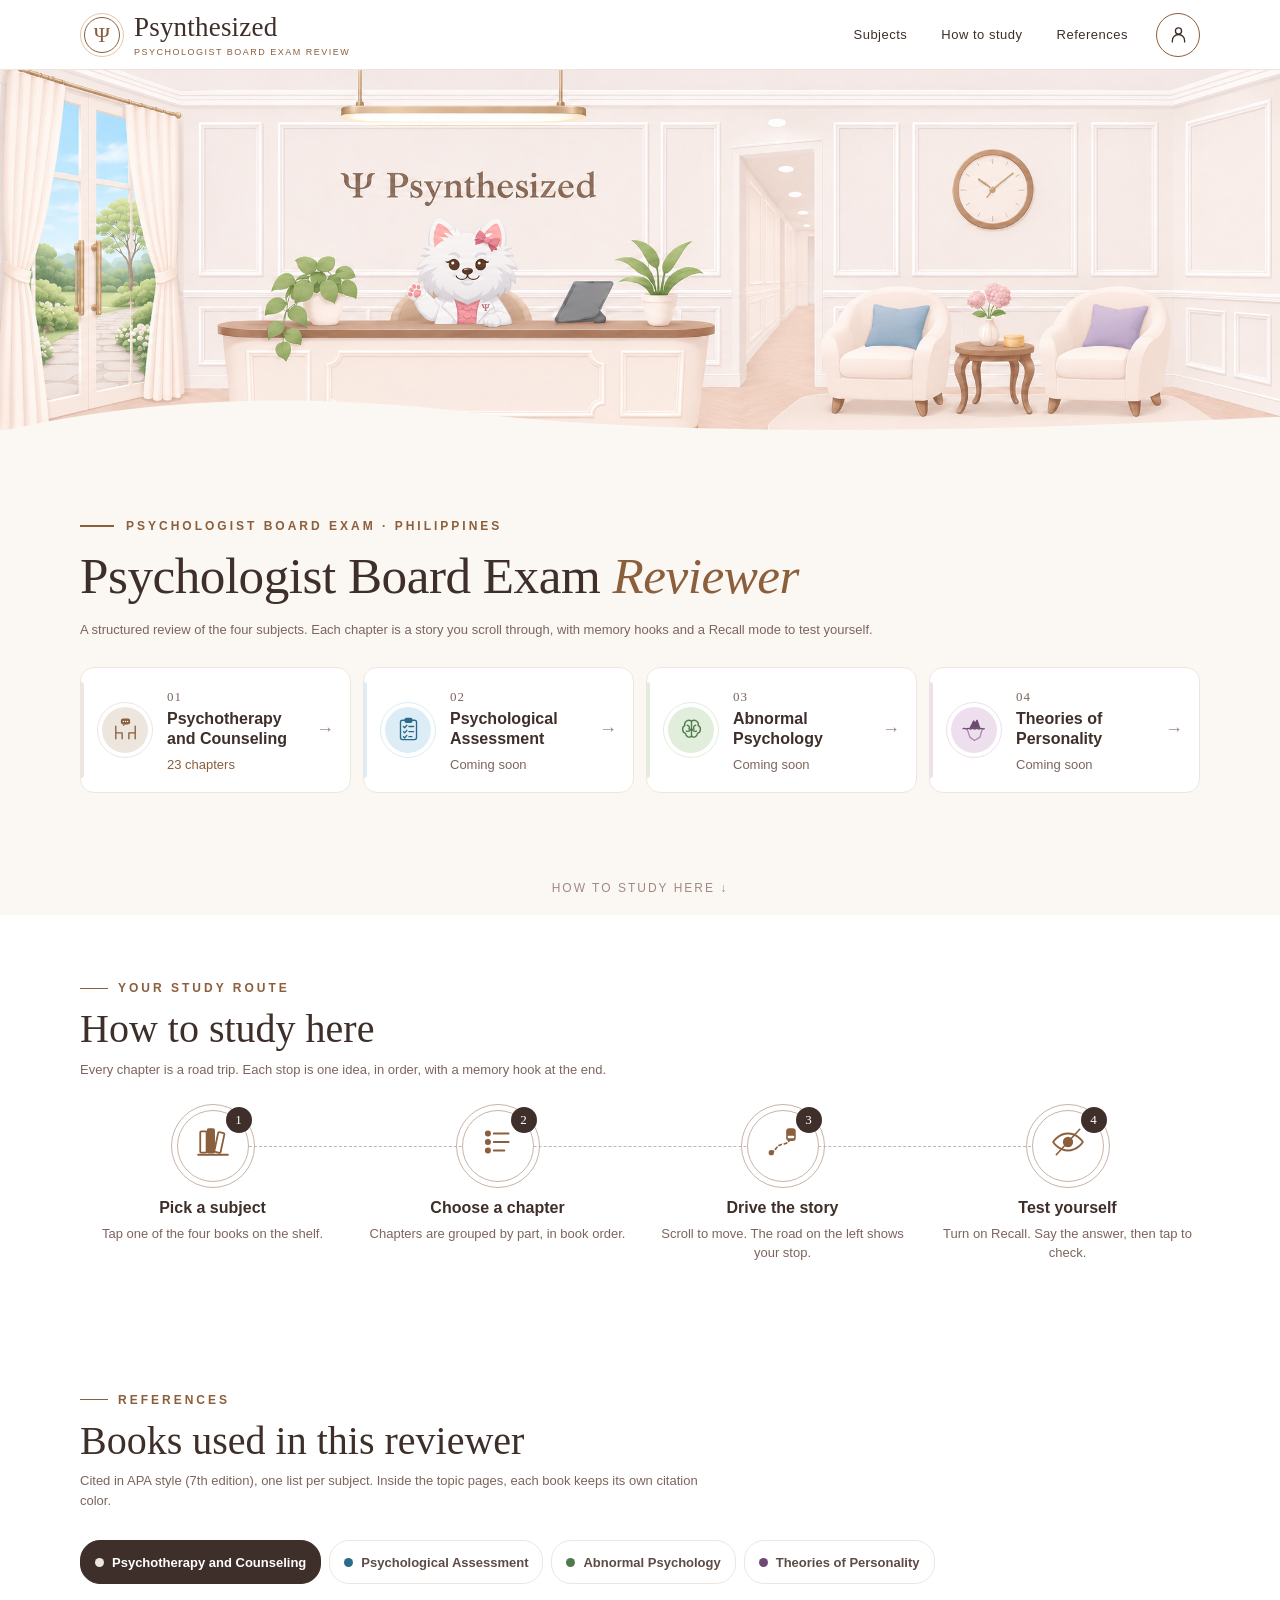
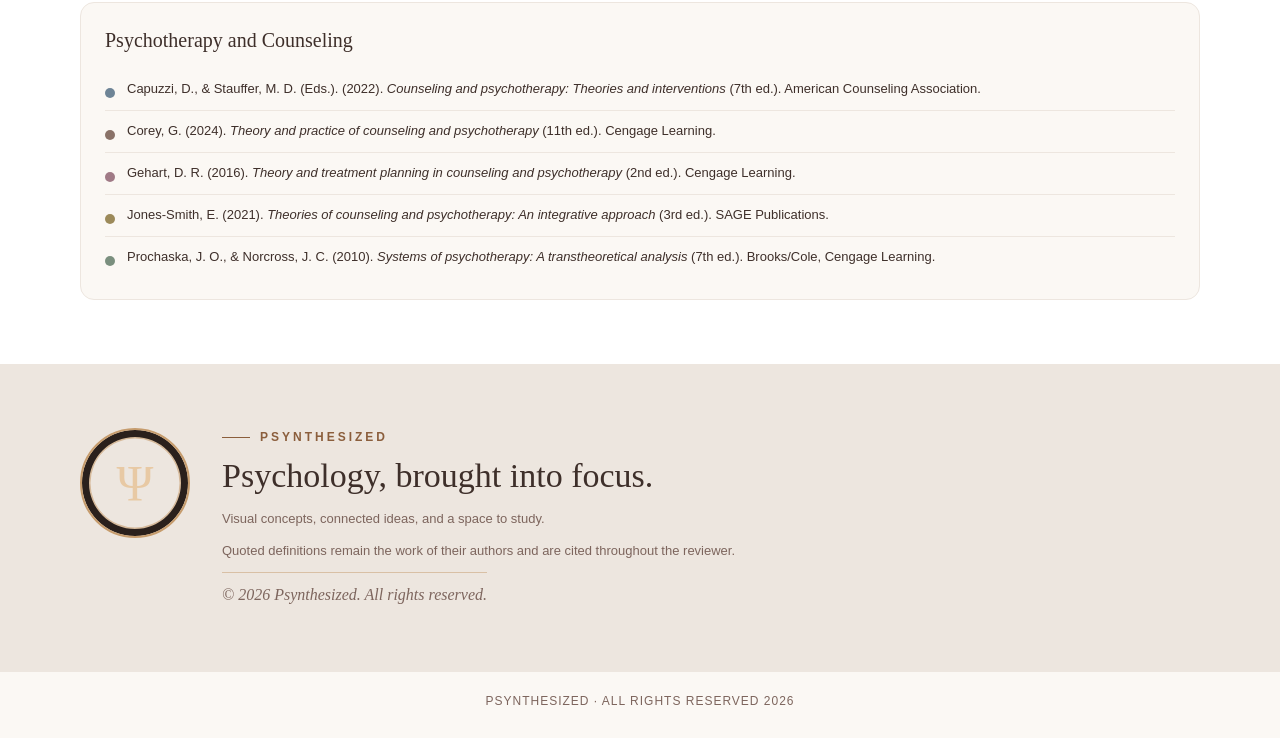
<file: index.html>
<!DOCTYPE html>
<html lang="en">
<head>
<meta charset="utf-8">
<meta name="viewport" content="width=device-width,initial-scale=1,viewport-fit=cover">
<meta name="robots" content="noindex, nofollow, noarchive, nosnippet, noimageindex, notranslate"><meta name="googlebot" content="noindex, nofollow"><meta name="bingbot" content="noindex, nofollow"><meta name="referrer" content="no-referrer">
<meta name="theme-color" content="#3E2F2A">
<meta name="apple-mobile-web-app-capable" content="yes">
<meta name="mobile-web-app-capable" content="yes">
<meta name="apple-mobile-web-app-title" content="Psynthesized">



<title>Psychologist Board Exam Reviewer | Psynthesized</title>
<style>
/* ===== Board Exam 2027 Reviewer: shared design ===== */
:root{
  --espresso:#3E2F2A;--taupe-dk:#5E4B45;--cocoa:#8B5E3C;--mocha:#7D655D;--caramel:#C69C6D;
  --taupe:#A08983;--latte:#C7B4A9;--cream:#EDE6DF;--road:#D9CFC6;--bg:#FBF8F4;
  --tint:#F4ECE4;--tint2:#EDE2D8;--neutral:#6B6461;
  --hook:#FBF0CF;--hook-line:#E2932A;--hook-text:#5E4B45;
  --ink:#2A201C;--ink2:#342823;
  --serif:Georgia,"Times New Roman",serif;
  --wrap:1120px;  /* ONE content width for every section on every page */
  --gutter:24px;  /* space at the left and right edges */
  --box:min(var(--wrap), 100% - 2 * var(--gutter));
  --fs:16px;      /* every paragraph, list, definition and reference */
  --fs-sm:13px;   /* chapter counts, buttons, small notes */
  --fs-label:12px; /* ALL-CAPS labels, citations, footer */
}
*{box-sizing:border-box}
html{scroll-behavior:smooth}
body{margin:0;background:var(--bg);color:var(--espresso);font-family:Arial,Helvetica,sans-serif;font-size:16px;line-height:1.5;-webkit-text-size-adjust:100%}
a{color:inherit}
svg{max-width:100%}

/* ---------- top bar ---------- */
.topbar{position:sticky;top:0;z-index:30;display:flex;align-items:center;gap:10px;padding:12px max(var(--gutter), (100% - var(--wrap)) / 2);background:var(--ink);color:#fff;border-bottom:1px solid rgba(237,230,223,.1)}
.brand{display:flex;align-items:center;gap:10px;text-decoration:none;font-family:var(--serif);font-size:17px;letter-spacing:.2px}
.brand .psi{display:inline-grid;place-items:center;width:30px;height:30px;border-radius:50%;border:1.5px solid var(--caramel);color:var(--caramel);font-size:17px}
.topbar .sp{flex:1}
.topbar .tlink{color:#D9CFC6;text-decoration:none;font-size:var(--fs-sm);letter-spacing:.5px;padding:7px 12px;border-radius:16px}
.topbar .tlink:hover{color:#fff;background:rgba(255,255,255,.07)}
.menu-btn{display:none;border:1px solid rgba(237,230,223,.3);border-radius:16px;padding:6px 12px;font:bold 13px Arial,Helvetica,sans-serif;background:none;color:#EDE6DF;cursor:pointer}

/* ---------- HOME: full-screen hero ---------- */
.hero{position:relative;min-height:calc(100svh - 55px);display:flex;flex-direction:column;justify-content:center;overflow:hidden;color:#EDE6DF;
  background:radial-gradient(1100px 600px at 80% 30%,#4A3830 0%,transparent 60%),radial-gradient(700px 500px at 0% 100%,#3A2B25 0%,transparent 70%),var(--ink)}
.cover{position:relative;flex:none;height:clamp(230px,40vh,440px);overflow:hidden;background:#EDE6DF}
.cover svg{display:block;width:100%;height:100%;max-width:none}
.cover:after{content:"";position:absolute;inset:14px;border:1px solid rgba(139,94,60,.55);border-radius:10px;pointer-events:none}
.cover:before{content:"";position:absolute;left:0;right:0;bottom:0;height:40px;background:linear-gradient(transparent,rgba(42,32,28,.25));pointer-events:none;z-index:1}
.hero-in{position:relative;z-index:1;flex:1;display:flex;flex-direction:column;justify-content:center;gap:clamp(16px,3vh,28px);width:var(--box);margin:0 auto;padding:clamp(20px,4vh,40px) 0}
.head{display:flex;align-items:flex-end;justify-content:space-between;gap:16px 40px;flex-wrap:wrap}
.kicker{display:flex;align-items:center;gap:12px;font-size:var(--fs-label);letter-spacing:3px;font-weight:bold;color:var(--caramel)}
.kicker:before{content:"";width:34px;height:1.5px;background:var(--caramel)}
.hero h1{font-family:var(--serif);font-weight:normal;font-size:clamp(34px,min(4.6vw,7vh),58px);line-height:1.05;margin:12px 0 0;color:#FBF8F4;letter-spacing:-.5px}
.hero h1 em{font-style:italic;color:#E8C9A4}
.hero .lead-h{max-width:440px;margin:0;font-size:var(--fs);color:#C7B4A9}

.cards{display:grid;grid-template-columns:repeat(4,1fr);gap:12px}
.card{position:relative;display:flex;align-items:center;gap:14px;padding:clamp(12px,2vh,16px) 16px;text-decoration:none;color:#FBF8F4;
  background:rgba(251,248,244,.045);border:1px solid rgba(237,230,223,.13);border-radius:14px;overflow:hidden;
  transition:background .25s,border-color .25s,transform .25s;animation:up .6s ease both;animation-delay:calc(var(--i)*.08s + .1s)}
.card:before{content:"";position:absolute;left:0;top:14px;bottom:14px;width:3px;border-radius:0 3px 3px 0;background:var(--l)}
.card:hover,.card:focus-visible{background:rgba(251,248,244,.09);border-color:var(--l);transform:translateY(-2px)}
.card:focus-visible{outline:2px solid var(--hook-line);outline-offset:3px}
.card .ic{flex:none;width:46px;height:46px;margin:5px;border-radius:50%;background:var(--l);color:var(--c);display:grid;place-items:center;outline:1px solid var(--l);outline-offset:4px}
.card .ic svg{width:27px;height:27px}
.card .tx{flex:1;min-width:0}
.card .no{font-family:var(--serif);font-size:var(--fs-sm);color:#A08983;letter-spacing:1px}
.card .nm{display:block;font-weight:bold;font-size:var(--fs);line-height:1.25;margin:1px 0 3px}
.card .mt{font-size:var(--fs-sm);color:#C7B4A9}
.card .mt.go{color:#E8C9A4}
.card .ar{flex:none;color:#A08983;font-size:18px;transition:transform .25s,color .25s}
.card:hover .ar{transform:translateX(4px);color:var(--l)}
@keyframes up{from{opacity:0;transform:translateY(14px)}to{opacity:1;transform:none}}

.hero .cue{position:relative;z-index:1;display:block;text-align:center;padding:0 0 18px;font-size:var(--fs-label);letter-spacing:2px;color:#A08983;text-decoration:none}
.hero .cue:hover{color:#E8C9A4}

/* ---------- HOME: lower sections ---------- */
.band-sec{padding:64px 0}
.band-sec.alt{background:#fff}
.wrap{width:var(--box);margin:0 auto}
.eyebrow{display:flex;align-items:center;gap:10px;font-size:var(--fs-label);font-weight:bold;letter-spacing:3px;color:var(--caramel)}
.eyebrow:before{content:"";width:28px;height:1.5px;background:var(--caramel)}
.band-sec h2{font-family:var(--serif);font-weight:normal;font-size:clamp(28px,4vw,40px);line-height:1.12;margin:10px 0 8px;color:var(--espresso)}
.lead{color:var(--mocha);margin:0 0 30px;max-width:620px}
.road{position:relative;display:grid;grid-template-columns:repeat(4,1fr);gap:20px;counter-reset:st}
.road:before{content:"";position:absolute;left:12%;right:12%;top:36px;border-top:1.5px dashed var(--latte)}
.rstep{position:relative;text-align:center;padding:0 4px}
.rstep .dot{position:relative;z-index:1;width:72px;height:72px;margin:0 auto 14px;border-radius:50%;background:#fff;border:1.5px solid var(--latte);display:grid;place-items:center;color:var(--cocoa)}
.rstep .dot svg{width:34px;height:34px}
.rstep .dot b{position:absolute;top:-4px;right:-4px;width:26px;height:26px;border-radius:50%;background:var(--espresso);color:#fff;font:normal 13px/26px var(--serif);text-align:center}
.rstep h3{margin:0 0 4px;font-size:16px;color:var(--espresso)}
.rstep p{margin:0;font-size:var(--fs);color:var(--mocha)}

.legend{display:grid;grid-template-columns:repeat(2,1fr);gap:16px}
.lcard{background:#fff;border:1px solid var(--cream);border-radius:14px;padding:18px}
.band-sec.alt .lcard{background:var(--bg)}
.lcard .lh{font-size:var(--fs-label);font-weight:bold;letter-spacing:2px;color:var(--mocha);margin-bottom:12px}
.lcard .lp{font-size:var(--fs);color:var(--mocha);margin:12px 0 0}
.recall-demo{display:flex;flex-wrap:wrap;align-items:center;gap:12px;margin:0 0 20px}
.pill-btn{border:0;border-radius:18px;padding:9px 16px;font:bold 13px Arial,Helvetica,sans-serif;background:var(--espresso);color:#fff;cursor:pointer}
.pill-btn.on{background:var(--hook);color:var(--espresso);box-shadow:0 0 0 2px var(--hook-line)}
.recall-demo span{font-size:var(--fs);color:var(--mocha)}

/* references */
.ref-tabs{display:flex;flex-wrap:wrap;gap:8px;margin-bottom:18px}
.ref-tabs button{display:flex;align-items:center;gap:8px;border:1px solid var(--cream);background:#fff;border-radius:20px;padding:8px 14px;font:bold 13px Arial,Helvetica,sans-serif;color:var(--taupe-dk);cursor:pointer}
.ref-tabs button i{width:9px;height:9px;border-radius:50%;background:var(--c)}
.ref-tabs button[aria-selected=true]{background:var(--d);border-color:var(--d);color:#fff}
.ref-tabs button[aria-selected=true] i{background:var(--l)}
.ref-list{background:var(--bg);border:1px solid var(--cream);border-radius:14px;padding:22px 24px}
.ref-list h3{font-family:var(--serif);font-weight:normal;font-size:20px;margin:0 0 14px;color:var(--d)}
.ref-list ol{list-style:none;margin:0;padding:0}
.ref-list li{position:relative;padding:10px 0 10px 22px;border-top:1px solid var(--cream);font-size:var(--fs);line-height:1.6}
.ref-list li:first-child{border-top:0}
.ref-list li .t{display:block;padding-left:2em;text-indent:-2em}
.ref-list li:before{content:"";position:absolute;left:0;top:19px;width:10px;height:10px;border-radius:50%;background:var(--bc)}
.ref-list .none{color:var(--mocha);font-size:var(--fs);margin:0}

/* ownership */
.own{background:var(--ink);color:#EDE6DF;padding:64px 0}
.own-in{width:var(--box);margin:0 auto;display:flex;gap:32px;align-items:flex-start}
.seal{flex:none;width:110px;height:110px;border-radius:50%;border:2px solid var(--caramel);display:grid;place-items:center;box-shadow:inset 0 0 0 7px var(--ink),inset 0 0 0 8.5px rgba(198,156,109,.6)}
.seal span{font-family:var(--serif);font-size:50px;color:#E8C9A4}
.own h2{font-family:var(--serif);font-weight:normal;font-size:clamp(24px,3.4vw,34px);line-height:1.2;margin:10px 0 12px;color:#FBF8F4}
.own p{color:#C7B4A9;margin:0 0 12px}
.own ul{margin:0 0 18px;padding-left:20px;color:#D9CFC6}.own li{margin:6px 0}
.own-sign{display:inline-block;font-family:var(--serif);font-style:italic;color:#E8C9A4;border-top:1px solid rgba(198,156,109,.5);padding-top:10px}

/* shared reviewer pieces (same as topic pages) */
.big{background:var(--cream);border-left:5px solid var(--caramel);padding:10px 12px;border-radius:0 8px 8px 0}
.dq{background:#fff;border-left:4px solid var(--latte);border-radius:0 8px 8px 0;padding:10px 12px;font-size:var(--fs);transition:filter .3s}
.band-sec:not(.alt) .dq{background:var(--bg)}
.ci{font-size:var(--fs-label);font-weight:bold;white-space:nowrap}
mark{background:var(--hook);border-bottom:3px solid var(--hook-line);color:var(--hook-text);padding:0 3px;transition:filter .3s}
.trap{display:inline-block;background:var(--cocoa);color:#fff;border-radius:4px;padding:2px 7px;font-size:var(--fs-label);font-weight:bold;margin-right:6px}
.recall-on .dq:not(.shown),.recall-on mark:not(.shown){filter:blur(6px);cursor:pointer}

/* ---------- SUBJECT page ---------- */
.layout{display:flex;align-items:flex-start}
.side{position:sticky;top:55px;flex:none;width:260px;height:calc(100vh - 55px);overflow:auto;padding:22px 14px;background:#fff;border-right:1px solid var(--cream)}
.side .sh{font-size:var(--fs-label);letter-spacing:2px;font-weight:bold;color:var(--mocha);margin:6px 10px 10px}
.side a{display:flex;align-items:center;gap:10px;padding:10px;border-radius:10px;text-decoration:none;font-size:var(--fs);font-weight:bold;color:var(--taupe-dk)}
.side a:hover{background:var(--bg)}
.side a.cur{background:var(--l);color:var(--d)}
.side a i{flex:none;width:10px;height:10px;border-radius:50%;background:var(--c)}
.side .home-l{margin-bottom:10px}
.main{flex:1;min-width:0}
.shade{display:none}

.subj-hero{position:relative;overflow:hidden;background:var(--d);color:#fff;padding:52px 0 46px}
.subj-hero:before{content:"";position:absolute;right:-120px;top:-120px;width:420px;height:420px;border-radius:50%;background:var(--c);opacity:.55}
.subj-hero:after{content:"";position:absolute;right:120px;bottom:-160px;width:260px;height:260px;border-radius:50%;border:1.5px solid rgba(255,255,255,.18)}
.subj-hero .wrap{position:relative;z-index:1;display:flex;align-items:center;gap:26px}
.subj-hero .ic{flex:none;width:104px;height:104px;border-radius:50%;background:var(--l);color:var(--c);display:grid;place-items:center}
.subj-hero .ic svg{width:58px;height:58px}
.subj-hero .k{font-size:var(--fs-label);letter-spacing:3px;font-weight:bold;opacity:.8}
.subj-hero h1{font-family:var(--serif);font-weight:normal;margin:8px 0 12px;font-size:clamp(30px,5vw,48px);line-height:1.06}
.subj-hero .stats{display:flex;flex-wrap:wrap;gap:8px}
.subj-hero .stats span{border:1px solid rgba(255,255,255,.3);padding:3px 12px;border-radius:14px;font-size:var(--fs-sm)}

.parts{width:var(--box);margin:0 auto;padding:34px 0 20px}
.part{position:relative;padding-left:48px;margin-bottom:30px}
.part:before{content:"";position:absolute;left:17px;top:40px;bottom:-34px;border-left:1.5px dashed var(--latte)}
.part:last-child:before{display:none}
.part .pdot{position:absolute;left:0;top:0;width:36px;height:36px;border-radius:50%;background:var(--pc);color:#fff;font:normal 15px var(--serif);display:grid;place-items:center;box-shadow:0 0 0 5px var(--pl)}
.part .phead{display:flex;flex-wrap:wrap;align-items:baseline;gap:4px 12px;margin:2px 0 12px}
.part .phead h2{margin:0;font-family:var(--serif);font-weight:normal;font-size:23px;color:var(--pc)}
.part .phead span{font-size:var(--fs-sm);font-weight:bold;letter-spacing:.5px;color:var(--mocha)}
.ch{display:flex;align-items:center;gap:14px;background:#fff;border:1px solid var(--cream);border-radius:12px;padding:12px 14px;margin:8px 0;text-decoration:none;color:var(--espresso)}
a.ch{transition:all .2s}
a.ch:hover{box-shadow:0 6px 18px rgba(62,47,42,.1);border-color:var(--pc)}
.ch .cn{flex:none;width:38px;height:38px;border-radius:50%;background:var(--pl);color:var(--pc);font:normal 15px var(--serif);display:grid;place-items:center}
.ch .ct{flex:1;font-weight:bold;font-size:var(--fs);line-height:1.3}
.ch .cs{flex:none;font-size:var(--fs-label);font-weight:bold;padding:3px 10px;border-radius:10px;color:var(--latte)}
.ch .cs.go{background:var(--hook);color:var(--hook-text);box-shadow:0 0 0 1.5px var(--hook-line)}
.ch.soon .ct{color:var(--mocha);font-weight:normal}

.empty{max-width:560px;margin:0 auto;padding:56px 20px;text-align:center;color:var(--mocha)}
.empty .ebook{width:110px;margin:0 auto 16px}
.empty h2{font-family:var(--serif);font-weight:normal;color:var(--d);margin:0 0 6px;font-size:28px}

.pn{display:flex;gap:12px;width:var(--box);margin:10px auto 0;padding:0 0 34px}
.pn a{flex:1;display:block;text-decoration:none;background:#fff;border:1px solid var(--cream);border-radius:12px;padding:12px 16px}
.pn a:hover{border-color:var(--c)}
.pn a small{display:block;font-size:var(--fs-label);font-weight:bold;letter-spacing:1.5px;color:var(--mocha)}
.pn a b{font-family:var(--serif);font-weight:normal;font-size:17px;color:var(--d)}
.pn .nx{text-align:right}

footer.foot{text-align:center;font-size:var(--fs-label);letter-spacing:1px;color:var(--mocha);padding:20px 16px 28px;border-top:1px solid var(--cream)}

/* ---------- smaller screens ---------- */
@media (max-width:999px){
  .side{position:fixed;left:0;top:0;bottom:0;height:auto;z-index:50;transform:translateX(-105%);transition:transform .25s;box-shadow:4px 0 20px rgba(0,0,0,.15)}
  body.menu-open .side{transform:none}
  body.menu-open .shade{display:block;position:fixed;inset:0;z-index:40;background:rgba(42,32,28,.4)}
  .menu-btn{display:inline-block}
}
@media (max-width:1040px){
  .cards{grid-template-columns:repeat(2,1fr)}
}
@media (max-width:600px){
  .cards{grid-template-columns:1fr}
  .cover{height:clamp(220px,34vh,300px)}
  .cover:after{inset:10px}
  .brand small{letter-spacing:1px}
  .hide-xs{display:none}
  .topbar{gap:6px}
  .topbar .tlink{padding:7px 8px}
}
@media (max-width:760px){
  .topbar{padding-top:10px;padding-bottom:10px}
  .road{grid-template-columns:1fr;gap:18px}
  .road:before{left:36px;right:auto;top:20px;bottom:20px;border-top:0;border-left:1.5px dashed var(--latte)}
  .rstep{display:flex;gap:16px;text-align:left;align-items:center}
  .rstep .dot{flex:none;margin:0}
  .legend{grid-template-columns:1fr}
  .subj-hero .wrap{flex-direction:column;align-items:flex-start;gap:16px}
  .subj-hero .ic{width:76px;height:76px}.subj-hero .ic svg{width:42px;height:42px}
  .topbar .tlink.hide-s{display:none}
  .band-sec{padding:48px 0}
  :root{--gutter:16px}
  .own-in{flex-direction:column;gap:18px}.seal{width:80px;height:80px}.seal span{font-size:36px}
  .ref-list{padding:16px}
  .brand{font-size:15px}.brand .psi{width:26px;height:26px;font-size:15px}
  .parts{padding:28px 0 16px}
  .part{padding-left:36px}
  .part:before{left:13px}
  .part .pdot{width:28px;height:28px;font-size:13px;box-shadow:0 0 0 4px var(--pl)}
  .ch{gap:10px;padding:10px 12px}
  .ch .cn{width:32px;height:32px;font-size:14px}
  .ch .cs{padding:2px 6px}
}
.brand,.topbar .tlink,.menu-btn{white-space:nowrap}
/* name under the title in the header */
.brand .bt{display:flex;flex-direction:column;line-height:1.15}
.brand small{font-family:Arial,Helvetica,sans-serif;font-size:10px;letter-spacing:2px;color:var(--caramel);margin-top:2px}
.brand .psi{outline:1px solid rgba(198,156,109,.55);outline-offset:3px;margin:4px}
/* thin outer ring on icon circles */
.subj-hero .ic{outline:1.5px solid rgba(255,255,255,.45);outline-offset:7px}
.rstep .dot{outline:1px solid var(--latte);outline-offset:5px}
@media (prefers-reduced-motion:reduce){*,*:before,*:after{animation:none!important;transition:none!important}html{scroll-behavior:auto}}

.part .phead h2 a{text-decoration:none;color:inherit;border-bottom:1.5px solid var(--pl)}
.part .phead h2 a:hover{border-bottom-color:var(--pc)}

</style>
<style>
/* Only the new cover and signed-in header. Original page rules remain in style.css. */
.cover img{width:100%;height:100%;display:block;object-fit:cover;object-position:center 58%}
.subject-toggle{font-family:Arial,Helvetica,sans-serif;border:0;background:transparent;cursor:pointer}
.subject-toggle[aria-expanded=true]{background:rgba(255,255,255,.08);color:#fff}
.subject-pop{position:absolute;right:max(var(--gutter),calc((100% - var(--wrap))/2));top:calc(100% + 12px);width:330px;padding:12px;background:var(--bg);color:var(--espresso);border:1px solid var(--latte);border-radius:14px;box-shadow:0 12px 32px #2a201c24}
.pop-head{display:flex;align-items:center;justify-content:space-between;padding:4px 8px 10px;font-family:var(--serif);font-size:21px}
.subject-close{background:none;border:0;color:var(--mocha);font-size:25px;width:36px;height:36px;cursor:pointer;border-radius:50%}
.subject-close:hover{background:var(--cream)}
.subject-pop a{display:flex;align-items:center;justify-content:space-between;gap:16px;padding:14px 10px;text-decoration:none;border-top:1px solid var(--cream);font-size:14px;transition:background .25s}
.subject-pop a:hover,.subject-pop a:focus-visible{background:var(--cream)}
.subject-pop small{color:var(--mocha);font-size:11px;white-space:nowrap}
.profile-menu{position:relative;margin-left:6px}
.profile-menu summary{display:grid;place-items:center;width:36px;height:36px;border:1px solid var(--taupe);border-radius:50%;cursor:pointer;list-style:none;color:var(--cream)}
.profile-menu summary::-webkit-details-marker{display:none}
.profile-menu summary:hover,.profile-menu[open] summary{background:rgba(255,255,255,.08)}
.profile-menu svg{width:21px;height:21px;fill:none;stroke:currentColor;stroke-width:1.5}
.profile-pop{position:absolute;top:calc(100% + 18px);right:0;width:280px;padding:20px;border:1px solid var(--latte);background:var(--bg);color:var(--espresso);border-radius:14px;box-shadow:0 12px 32px #2a201c24;font-size:14px}
.profile-pop p{color:var(--mocha);margin:8px 0 0;font-size:13px}
button:focus-visible,summary:focus-visible{outline:2px solid var(--caramel);outline-offset:4px}
@media(max-width:600px){.brand .bt{font-size:16px}.brand small{display:none}.subject-pop{left:12px;right:12px;width:auto}.topbar .tlink{font-size:12px;padding:8px}.cover img{object-position:42% center}.profile-pop{width:260px}}
/* Light surfaces; original layout and component dimensions are preserved. */
.topbar{background:#fff;color:var(--espresso);border-bottom:1px solid var(--cream)}
.topbar .tlink{color:var(--mocha)}
.topbar .tlink:hover,.subject-toggle[aria-expanded=true]{color:var(--espresso);background:var(--cream)}
.profile-menu summary{color:var(--espresso)}
.profile-menu summary:hover,.profile-menu[open] summary{background:var(--cream)}
.hero{background:var(--bg);color:var(--espresso)}
.hero h1{color:var(--espresso)}
.hero h1 em{color:var(--cocoa)}
.hero .lead-h{color:var(--mocha)}
.card{background:#fff;border-color:var(--cream);color:var(--espresso)}
.card:hover,.card:focus-visible{background:var(--tint);border-color:var(--c)}
.card .mt{color:var(--mocha)}
.card .mt.go{color:var(--cocoa)}
.card:hover .ar{color:var(--c)}
.cover:before{display:none}
.cover:after{inset:auto 0 -1px;height:35px;border:0;border-radius:0;background:var(--bg);clip-path:path('M 0 35 Q 230 -18 500 20 Q 850 55 1600 0 L 2600 35 Z')}
.own{background:var(--cream);color:var(--espresso)}
.own h2{color:var(--espresso)}
.own p,.own .own-sign{color:var(--mocha)}
.foot{background:var(--bg);color:var(--mocha)}
/* Avoid stretching the original viewport-sized hero in tall preview windows. */
.hero{min-height:min(845px,calc(100svh - 55px))}
.cover{height:clamp(230px,40vh,440px)}
/* Keep the complete title and description together at every window width. */
.head{display:grid;grid-template-columns:minmax(0,1fr);gap:16px;align-items:start}
.head>div{min-width:0}
.hero h1{max-width:100%;font-size:clamp(30px,4vw,58px);line-height:1.12;overflow-wrap:break-word;text-wrap:balance}
.hero .lead-h{width:100%;max-width:none;overflow-wrap:break-word;text-wrap:pretty}
.topbar{flex-wrap:wrap}
.brand{min-width:0;max-width:100%}
.brand .bt{white-space:normal}
.subject-pop a>span{min-width:0;overflow-wrap:break-word}
@media(max-width:600px){.hero h1{font-size:clamp(30px,8vw,38px)}.hero-in{padding:28px 0}.topbar .brand{flex:1}.topbar>.sp{display:none}.brand .bt{font-size:15px}.topbar{gap:6px}.subject-pop small{white-space:normal;text-align:right;max-width:90px}}
/* Cocoa accents from the existing Psychotherapy and Counseling subject. */
.brand .bt{font-size:27px;line-height:1.12}
.brand small{font-size:9px;letter-spacing:1.5px;color:var(--cocoa);margin-top:5px}
.brand .psi{width:36px;height:36px;font-size:22px;border-color:var(--cocoa);color:var(--cocoa)}
.kicker,.eyebrow{color:var(--cocoa)}
.kicker:before,.eyebrow:before{background:var(--cocoa)}
.topbar .tlink{color:var(--espresso)}
.topbar .tlink:hover,.subject-toggle[aria-expanded=true]{background:var(--cream);color:var(--espresso)}
.profile-menu summary{border-color:var(--cocoa)}
.card .no{color:var(--mocha)}
button:focus-visible,summary:focus-visible{outline-color:var(--cocoa)}
@media(max-width:600px){.brand .bt{font-size:21px}.brand small{display:block;font-size:7px;letter-spacing:.5px;margin-top:3px}.brand .psi{width:30px;height:30px;font-size:19px}.profile-menu{margin-left:0}}
@media(max-width:350px){.brand .bt{font-size:18px}.brand small{display:none}.topbar{padding-left:12px;padding-right:12px}}
/* Keep navigation operable on touch, keyboard, and short landscape screens. */
:root{--header-height:70px}
#subjects,#how,#references{scroll-margin-top:calc(var(--header-height) + 16px)}
.topbar .tlink{min-height:44px;display:inline-flex;align-items:center;justify-content:center}
.profile-menu summary{width:44px;height:44px}
.subject-close{width:44px;height:44px}
.subject-pop,.profile-pop{max-height:calc(100dvh - var(--header-height) - 24px);overflow-y:auto;overscroll-behavior:contain}
.subject-pop a{min-height:44px}
.subject-pop a:focus-visible{outline:2px solid var(--cocoa);outline-offset:-2px;border-radius:6px}
.mobile-section-links{display:none}
.ref-tabs button{min-height:44px}
.ref-list li,.ref-list .none{font-size:var(--fs-sm)}
#refList:focus-visible{outline:2px solid var(--cocoa);outline-offset:4px}
@media(max-width:760px){
  .topbar .tlink.hide-s{display:none}
  .mobile-section-links{display:flex;gap:8px;border-top:1px solid var(--latte);margin-top:8px;padding-top:8px}
  .mobile-section-links a{flex:1;justify-content:center;border:0;font-size:13px}
}

/* Match homepage body copy to the existing small subject-status type. */
.hero .lead-h,.band-sec .lead,.rstep p,.own p{font-size:var(--fs-sm)}

</style>
<link rel="manifest" href="manifest.webmanifest">
<link rel="icon" href="assets/psynthesized-mark-v2.svg" type="image/svg+xml">
<link rel="apple-touch-icon" href="assets/icon-180.png">
<link rel="stylesheet" href="assets/fixed-header.css">
</head>
<body>

<header class="topbar">
  <a class="brand" href="#"><span class="psi">Ψ</span><span class="bt">Psynthesized<small>PSYCHOLOGIST BOARD EXAM REVIEW</small></span></a>
  <span class="sp"></span>
  <button class="tlink subject-toggle" type="button" aria-expanded="false" aria-controls="subject-menu">Subjects</button>
  <a class="tlink hide-s" href="#how">How to study</a>
  <a class="tlink hide-s" href="#references">References</a>
<details class="profile-menu"><summary aria-label="Open profile menu"><svg viewBox="0 0 24 24" aria-hidden="true"><circle cx="12" cy="8" r="3.5"/><path d="M5 21v-2a7 7 0 0 1 14 0v2"/></svg></summary><div class="profile-pop"><strong>Your study account</strong><p>Profile, notes, and bookmarks will be connected in the account build.</p></div></details>
<nav id="subject-menu" class="subject-pop" aria-label="Subjects" hidden><div class="pop-head"><strong>Subjects</strong><button type="button" aria-label="Close subjects" class="subject-close">×</button></div><div id="subject-links"></div><div class="mobile-section-links"><a href="#how">How to study</a><a href="#references">References</a></div></nav>
</header>

<!-- ===== FULL-SCREEN HERO ===== -->
<section class="hero" id="subjects">
  <div class="cover"><img src="assets/home-reception-v2.png" alt="Astrid welcoming visitors at the Psynthesized reception desk, with plants and a cream seating area."></div>
  <div class="hero-in">
    <div class="head">
      <div>
        <div class="kicker">PSYCHOLOGIST BOARD EXAM · PHILIPPINES</div>
        <h1>Psychologist Board Exam <em>Reviewer</em></h1>
      </div>
      <p class="lead-h">A structured review of the four subjects. Each chapter is a story you scroll through, with memory hooks and a Recall mode to test yourself.</p>
    </div>
    <div class="cards" id="shelf"></div>
  </div>
  <a class="cue" href="#how">HOW TO STUDY HERE ↓</a>
</section>

<!-- ===== HOW TO STUDY (infographic road) ===== -->
<section class="band-sec alt" id="how">
  <div class="wrap">
    <div class="eyebrow">YOUR STUDY ROUTE</div>
    <h2>How to study here</h2>
    <p class="lead">Every chapter is a road trip. Each stop is one idea, in order, with a memory hook at the end.</p>
    <div class="road">
      <div class="rstep"><div class="dot"><span data-icon="pick"></span><b>1</b></div><div><h3>Pick a subject</h3><p>Tap one of the four books on the shelf.</p></div></div>
      <div class="rstep"><div class="dot"><span data-icon="list"></span><b>2</b></div><div><h3>Choose a chapter</h3><p>Chapters are grouped by part, in book order.</p></div></div>
      <div class="rstep"><div class="dot"><span data-icon="car"></span><b>3</b></div><div><h3>Drive the story</h3><p>Scroll to move. The road on the left shows your stop.</p></div></div>
      <div class="rstep"><div class="dot"><span data-icon="eye"></span><b>4</b></div><div><h3>Test yourself</h3><p>Turn on Recall. Say the answer, then tap to check.</p></div></div>
    </div>
  </div>
</section>

<!-- ===== REFERENCES (APA, per subject) ===== -->
<section class="band-sec alt" id="references">
  <div class="wrap">
    <div class="eyebrow">REFERENCES</div>
    <h2>Books used in this reviewer</h2>
    <p class="lead">Cited in APA style (7th edition), one list per subject. Inside the topic pages, each book keeps its own citation color.</p>
    <div class="ref-tabs" id="refTabs" role="tablist" aria-label="References by subject"></div>
    <div class="ref-list" id="refList" role="tabpanel" tabindex="0"></div>
  </div>
</section>

<section class="own" id="ownership"><div class="own-in"><div class="seal" aria-hidden="true"><span>Ψ</span></div><div><div class="eyebrow">PSYNTHESIZED</div><h2>Psychology, brought into focus.</h2><p>Visual concepts, connected ideas, and a space to study.</p><p>Quoted definitions remain the work of their authors and are cited throughout the reviewer.</p><div class="own-sign">© 2026 Psynthesized. All rights reserved.</div></div></div></section>
<footer class="foot">PSYNTHESIZED · ALL RIGHTS RESERVED 2026</footer>
<script src="content/subjects.js"></script>
<script>
/* Psychologist Board Exam Reviewer: page builder (design code; text lives in content/subjects.js) */
(function () {
  var S = window.SUBJECTS || [];
  var ICONS = {
    chairs: '<svg viewBox="0 0 64 64" fill="none" stroke="currentColor" stroke-width="3.2" stroke-linecap="round" stroke-linejoin="round"><path d="M9 24v30M9 40h15v14M9 40v-2"/><path d="M55 24v30M55 40H40v14"/><rect x="21" y="6" width="22" height="14" rx="5" fill="currentColor" stroke="none"/><path d="M28 19l-3 6 7-5" fill="currentColor" stroke="none"/><circle cx="27" cy="13" r="1.6" fill="#fff" stroke="none"/><circle cx="32" cy="13" r="1.6" fill="#fff" stroke="none"/><circle cx="37" cy="13" r="1.6" fill="#fff" stroke="none"/></svg>',
    clipboard: '<svg viewBox="0 0 64 64" fill="none" stroke="currentColor" stroke-width="3.2" stroke-linecap="round" stroke-linejoin="round"><rect x="13" y="10" width="38" height="46" rx="5"/><rect x="24" y="6" width="16" height="9" rx="3" fill="currentColor"/><path d="M20 25l3 3 5-6M33 25h11M20 37l3 3 5-6M33 37h11M20 49l3 3 5-6M33 49h7"/></svg>',
    brain: '<svg viewBox="0 0 64 64" fill="none" stroke="currentColor" stroke-width="3.2" stroke-linecap="round" stroke-linejoin="round"><path d="M32 12c-8-5-18 1-16 11-8 4-6 16 2 18 0 8 10 12 14 6 4 6 14 2 14-6 8-2 10-14 2-18 2-10-8-16-16-11z"/><path d="M32 12v37"/><path d="M22 22c5 1 6 5 4 9M42 22c-5 1-6 5-4 9M20 36c5 1 9-1 10-5M44 36c-5 1-9-1-10-5"/></svg>',
    iceberg: '<svg viewBox="0 0 64 64" fill="none" stroke="currentColor" stroke-width="3.2" stroke-linecap="round" stroke-linejoin="round"><path d="M22 28l8-16 4 5 4-7 6 18z" fill="currentColor"/><path d="M15 32l6 18 11 8 13-8 5-18" opacity=".55"/><path d="M5 30c4-3 6 3 10 0s6 3 10 0 6 3 10 0 6 3 10 0 6 3 10 0"/></svg>',
    pick: '<svg viewBox="0 0 64 64" fill="none" stroke="currentColor" stroke-width="3.4" stroke-linecap="round" stroke-linejoin="round"><rect x="8" y="12" width="12" height="40" rx="2"/><rect x="22" y="8" width="12" height="44" rx="2" fill="currentColor"/><rect x="38" y="14" width="12" height="38" rx="2" transform="rotate(12 44 33)"/><path d="M4 56h56"/></svg>',
    list: '<svg viewBox="0 0 64 64" fill="none" stroke="currentColor" stroke-width="3.4" stroke-linecap="round"><circle cx="13" cy="16" r="4" fill="currentColor"/><circle cx="13" cy="32" r="4" fill="currentColor"/><circle cx="13" cy="48" r="4" fill="currentColor"/><path d="M24 16h28M24 32h28M24 48h20"/></svg>',
    car: '<svg viewBox="0 0 64 64" fill="none" stroke="currentColor" stroke-width="3.2" stroke-linecap="round" stroke-linejoin="round"><path d="M10 52c10-4 8-14 22-16s12-12 22-18" stroke-dasharray="5 5"/><rect x="38" y="6" width="18" height="24" rx="6" fill="currentColor" stroke="none"/><rect x="41" y="20" width="12" height="5" rx="1.5" fill="#fff" stroke="none"/><circle cx="10" cy="52" r="5" fill="currentColor" stroke="none"/></svg>',
    eye: '<svg viewBox="0 0 64 64" fill="none" stroke="currentColor" stroke-width="3.4" stroke-linecap="round" stroke-linejoin="round"><path d="M4 32s10-16 28-16 28 16 28 16-10 16-28 16S4 32 4 32z"/><circle cx="32" cy="32" r="8" fill="currentColor"/><path d="M10 56L54 8" stroke-width="3"/></svg>'
  };
  window.ICONS = ICONS;
  function esc(s) { return String(s).replace(/[&<>"]/g, function (c) { return { '&': '&amp;', '<': '&lt;', '>': '&gt;', '"': '&quot;' }[c]; }); }
  function vars(s) { return '--c:' + s.color + ';--l:' + s.light + ';--d:' + s.dark; }
  function count(s) { var n = 0; s.parts.forEach(function (p) { p.chapters.forEach(function (c) { if (c.count !== false) n++; }); }); return n; }
  function $(q) { return document.querySelector(q); }

  /* ---- home: the bookshelf ---- */
  var shelf = $('#shelf');
  if (shelf) {
    shelf.innerHTML = S.map(function (s, i) {
      var n = count(s);
      return '<a class="card" style="' + vars(s) + ';--i:' + i + '" href="subject.html?s=' + s.id + '">' +
        '<span class="ic">' + (ICONS[s.icon] || '') + '</span><span class="tx">' +
        '<span class="no">0' + (i + 1) + '</span>' +
        '<span class="nm">' + esc(s.name) + '</span>' +
        (n ? '<span class="mt go">' + n + ' chapters</span>' : '<span class="mt">Coming soon</span>') +
        '</span><span class="ar">→</span></a>';
    }).join('');
  }
  document.querySelectorAll('[data-icon]').forEach(function (el) { el.innerHTML = ICONS[el.dataset.icon] || ''; });

  /* ---- home: recall demo ---- */
  var rd = $('#recallDemo');
  if (rd) {
    var box = $('#legend');
    rd.onclick = function () {
      var on = box.classList.toggle('recall-on');
      rd.classList.toggle('on', on); rd.textContent = on ? 'Recall: on' : 'Recall: off';
      box.querySelectorAll('.shown').forEach(function (e) { e.classList.remove('shown'); });
    };
    box.addEventListener('click', function (e) {
      var t = e.target.closest('.dq, mark');
      if (t && box.classList.contains('recall-on')) t.classList.toggle('shown');
    });
  }

  /* ---- home: references, one tab per subject (APA, sorted by author) ---- */
  var rt = $('#refTabs'), rl = $('#refList');
  function apa(t) { return esc(t).replace(/\*([^*]+)\*/g, '<i>$1</i>'); }
  function showRefs(i) {
    var s = S[i], refs = (s.references || []).slice().sort(function (a, b) { return a.apa.localeCompare(b.apa); });
    rt.querySelectorAll('button').forEach(function (b, j) { b.setAttribute('aria-selected', j === i); });
    rl.setAttribute('style', vars(s));
    rl.innerHTML = '<h3>' + esc(s.name) + '</h3>' + (refs.length
      ? '<ol>' + refs.map(function (r) { return '<li style="--bc:' + (r.color || s.color) + '"><span class="t">' + apa(r.apa) + '</span></li>'; }).join('') + '</ol>'
      : '<p class="none">References will be listed here once the reviewer for this subject is added.</p>');
  }
  if (rt && rl) {
    rt.innerHTML = S.map(function (s, i) { return '<button role="tab" style="' + vars(s) + '" data-i="' + i + '"><i></i>' + esc(s.name) + '</button>'; }).join('');
    rt.addEventListener('click', function (e) { var b = e.target.closest('button'); if (b) showRefs(+b.dataset.i); });
    showRefs(0);
  }

  /* ---- subject page ---- */
  var main = $('#subject');
  if (main) {
    var id = new URLSearchParams(location.search).get('s');
    var idx = Math.max(0, S.findIndex(function (s) { return s.id === id; }));
    var s = S[idx];
    document.title = s.name + ' · Psychologist Board Exam Reviewer';
    document.body.setAttribute('style', vars(s));
    var meta = document.querySelector('meta[name=theme-color]'); if (meta) meta.content = s.dark;

    $('#side').innerHTML = '<a class="home-l" href="index.html">⌂ Home</a><div class="sh">SUBJECTS</div>' + S.map(function (x) {
      return '<a href="subject.html?s=' + x.id + '" style="' + vars(x) + '"' + (x === s ? ' class="cur"' : '') + '><i></i>' + esc(x.name) + '</a>';
    }).join('');

    var n = count(s), ready = 0;
    s.parts.forEach(function (p) { p.chapters.forEach(function (c) { if (c.page && c.count !== false) ready++; }); });
    var html = '<section class="subj-hero"><div class="wrap"><div class="ic">' + (ICONS[s.icon] || '') + '</div><div>' +
      '<div class="k">SUBJECT ' + (idx + 1) + ' OF ' + S.length + '</div><h1>' + esc(s.name) + '</h1><div class="stats">' +
      (n ? '<span>' + n + ' chapters</span><span>' + s.parts.length + ' parts</span><span>' + ready + ' ready to study</span>' : '<span>Coming soon</span>') +
      '</div></div></div></section>';

    if (n) {
      html += '<div class="parts">' + s.parts.map(function (p, pi) {
        return '<div class="part" style="--pc:' + p.color + ';--pl:' + p.light + '"><div class="pdot">' + (pi + 1) + '</div>' +
          '<div class="phead"><h2>' + (p.page ? '<a href="' + p.page + '">' + esc(p.name) + ' ›</a>' : esc(p.name)) + '</h2><span>' + esc(p.sub) + '</span></div>' +
          p.chapters.map(function (c) {
            var inner = '<span class="cn">' + c.n + '</span><span class="ct">' + esc(c.title) + '</span>';
            if (c.page) return '<a class="ch" href="' + c.page + '">' + inner + '<span class="cs go">' + esc(c.note || 'Study') + ' ›</span></a>';
            return '<div class="ch soon">' + inner + '<span class="cs">Coming soon</span></div>';
          }).join('') + '</div>';
      }).join('') + '</div>';
    } else {
      html += '<div class="empty"><svg class="ebook" viewBox="0 0 120 100"><rect x="18" y="14" width="84" height="74" rx="6" fill="' + s.color + '"/><rect x="18" y="14" width="12" height="74" rx="3" fill="' + s.dark + '"/><rect x="44" y="34" width="44" height="6" rx="3" fill="#fff" opacity=".5"/><rect x="44" y="48" width="30" height="6" rx="3" fill="#fff" opacity=".35"/><path d="M8 92h104" stroke="#9A6A43" stroke-width="6" stroke-linecap="round"/></svg>' +
        '<h2>Chapters coming soon</h2><p>This book is still being written. Its chapters will appear here once the reviewer for this subject is added.</p></div>';
    }
    var prev = S[(idx - 1 + S.length) % S.length], next = S[(idx + 1) % S.length];
    html += '<nav class="pn"><a href="subject.html?s=' + prev.id + '" style="' + vars(prev) + '"><small>‹ PREVIOUS SUBJECT</small><b>' + esc(prev.name) + '</b></a>' +
      '<a class="nx" href="subject.html?s=' + next.id + '" style="' + vars(next) + '"><small>NEXT SUBJECT ›</small><b>' + esc(next.name) + '</b></a></nav>';
    main.innerHTML = html;
  }

  /* ---- phone menu ---- */
  var mb = $('.menu-btn');
  if (mb) {
    mb.onclick = function () { document.body.classList.toggle('menu-open'); };
    var sh = $('.shade'); if (sh) sh.onclick = function () { document.body.classList.remove('menu-open'); };
  }

})();

</script>
<script>
// Local design preview: account storage is intentionally not implemented here.
const toggle = document.querySelector('.subject-toggle');
const menu = document.querySelector('#subject-menu');
const profile = document.querySelector('.profile-menu');
const setOpen = (open) => {
  menu.hidden = !open;
  toggle.setAttribute('aria-expanded', String(open));
  if (open) {
    profile.open = false;
    menu.querySelector('#subject-links a')?.focus();
    menu.scrollTop = 0;
  }
};
toggle.addEventListener('click', () => setOpen(menu.hidden));
document.querySelector('.subject-close').addEventListener('click', () => {setOpen(false);toggle.focus();});
document.addEventListener('click', (event) => {
  if (!menu.contains(event.target) && !toggle.contains(event.target)) setOpen(false);
  if (!profile.contains(event.target)) profile.open = false;
});
document.addEventListener('keydown', (event) => {
  if (event.key === 'Escape') {const wasOpen = !menu.hidden;setOpen(false);profile.open=false;if(wasOpen) toggle.focus();}
});
profile.addEventListener('toggle', () => {if(profile.open) setOpen(false);});
menu.querySelectorAll('.mobile-section-links a').forEach((link) => {
  link.addEventListener('click', () => setOpen(false));
});
document.querySelector('#subject-links').replaceChildren(...window.SUBJECTS.map((subject) => {
  const link = document.createElement('a');
  link.href = `subject.html?s=${encodeURIComponent(subject.id)}`;
  const name = document.createElement('span');name.textContent = subject.name;
  const status = document.createElement('small');status.textContent = subject.parts.length ? 'Open reviewer →' : 'Coming soon';
  link.append(name,status);return link;
}));
// Keep subject card links relative so local and deployed copies use their own subject page.

// One selected reference tab is in the keyboard sequence, with a named panel.
const referenceTabs = [...document.querySelectorAll('#refTabs [role="tab"]')];
const referencePanel = document.querySelector('#refList');
const syncReferenceTabs = () => {
  referenceTabs.forEach((tab, index) => {
    tab.id = `reference-tab-${index}`;
    tab.setAttribute('aria-controls', referencePanel.id);
    const selected = tab.getAttribute('aria-selected') === 'true';
    tab.tabIndex = selected ? 0 : -1;
    if (selected) referencePanel.setAttribute('aria-labelledby', tab.id);
  });
};
syncReferenceTabs();
document.querySelector('#refTabs').addEventListener('click', syncReferenceTabs);
document.querySelector('#refTabs').addEventListener('keydown', (event) => {
  const current = referenceTabs.indexOf(event.target);
  if (current < 0) return;
  let next;
  if (event.key === 'ArrowRight') next = (current + 1) % referenceTabs.length;
  else if (event.key === 'ArrowLeft') next = (current - 1 + referenceTabs.length) % referenceTabs.length;
  else if (event.key === 'Home') next = 0;
  else if (event.key === 'End') next = referenceTabs.length - 1;
  else return;
  event.preventDefault();
  referenceTabs[next].click();
  referenceTabs[next].focus();
});

// Wrapped/mobile headers need the same measured offset for popups and anchors.
const header = document.querySelector('.topbar');
const updateHeaderHeight = () => document.documentElement.style.setProperty('--header-height', `${header.getBoundingClientRect().height}px`);
new ResizeObserver(updateHeaderHeight).observe(header);
updateHeaderHeight();

</script>
<script>if ('serviceWorker' in navigator && location.protocol === 'https:') navigator.serviceWorker.register('sw.js');</script>
</body>
</html>
</file>
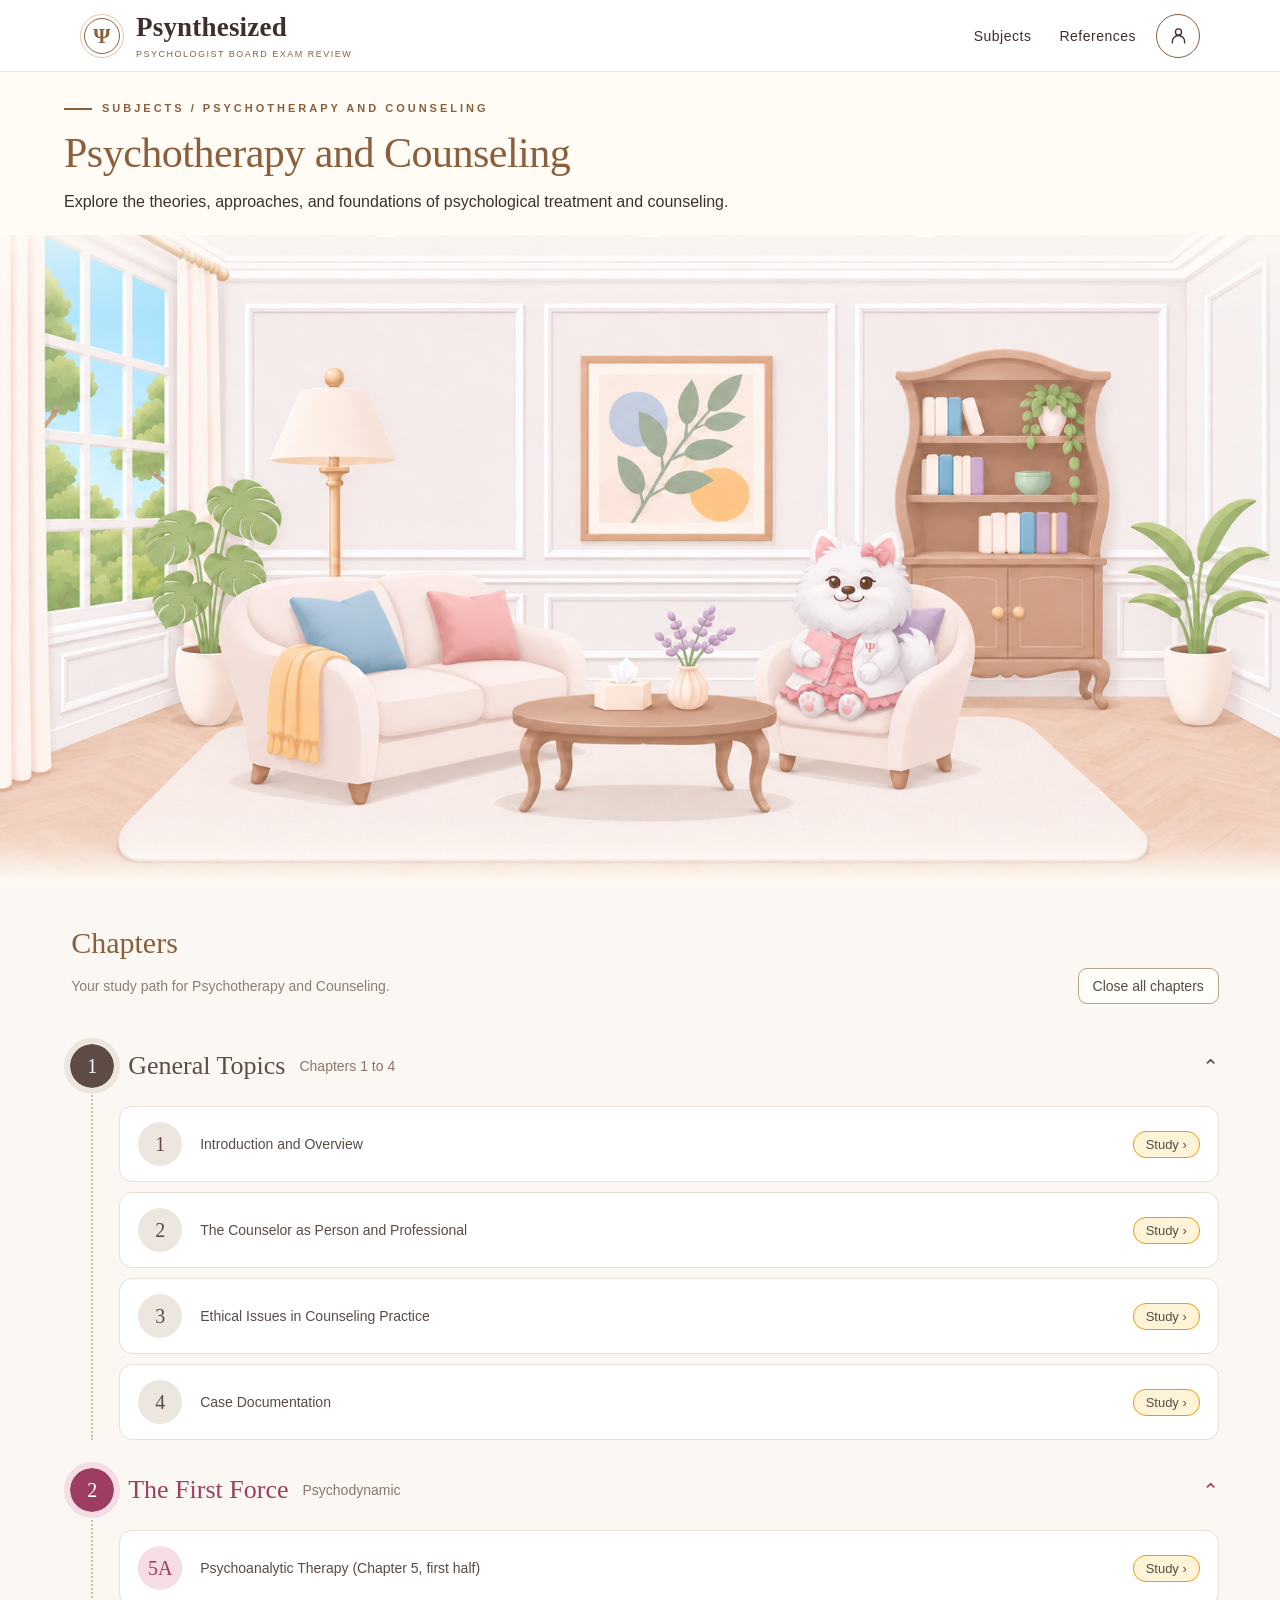
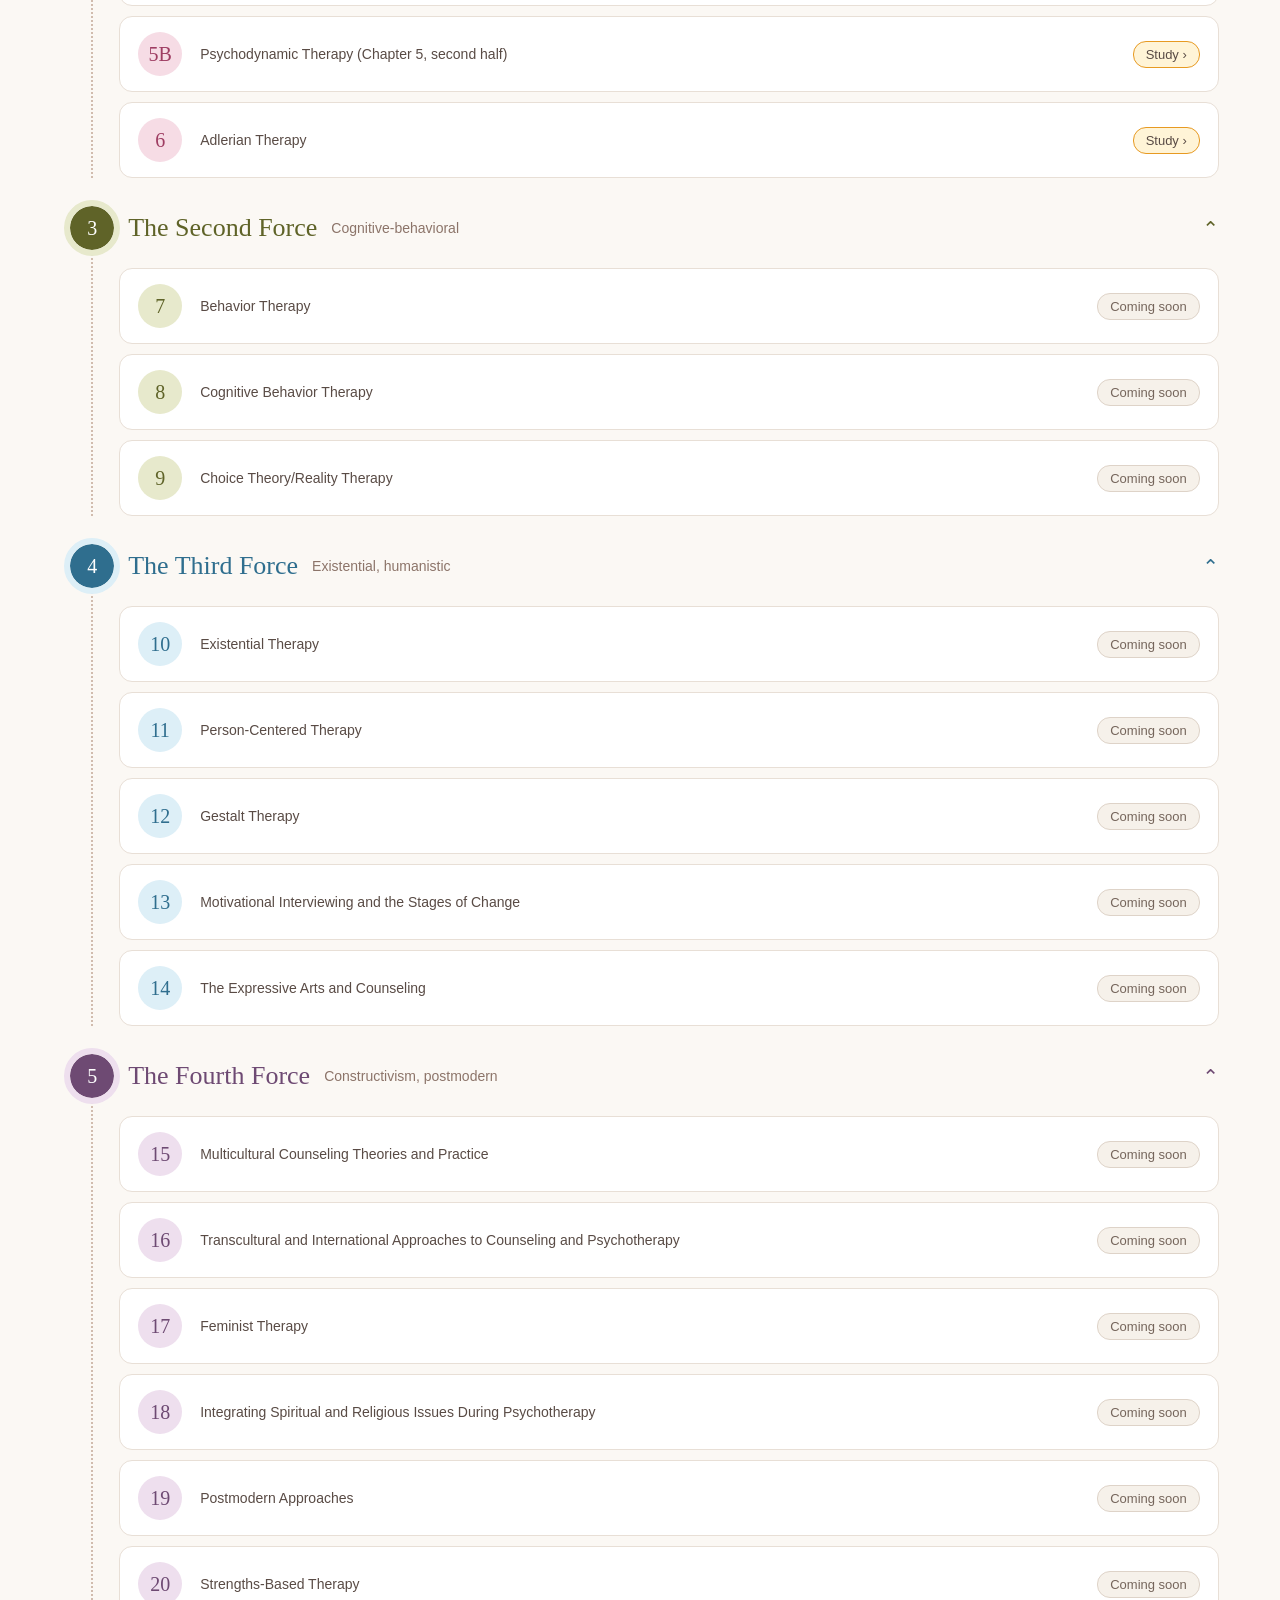
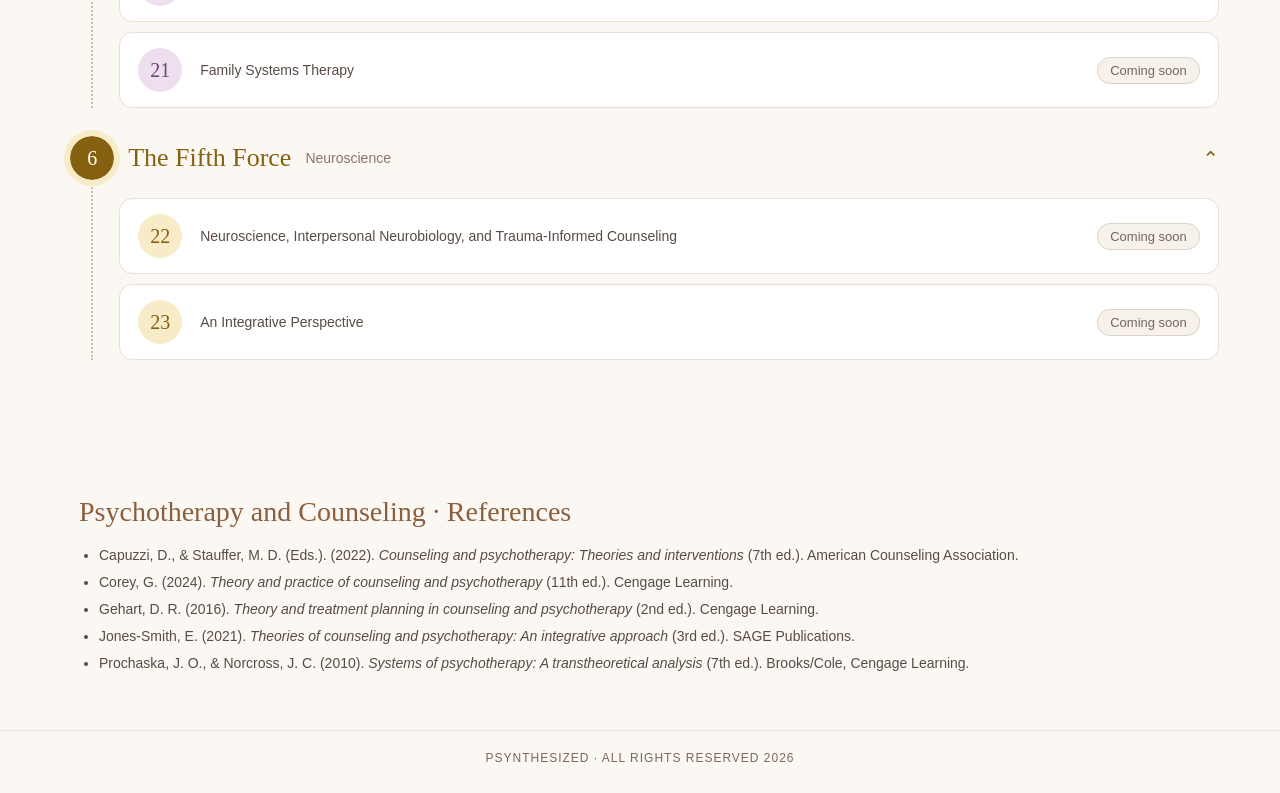
<file: subject.html>
<!DOCTYPE html>
<html lang="en">
<head>
<meta charset="utf-8">
<meta name="viewport" content="width=device-width,initial-scale=1,viewport-fit=cover">
<meta name="robots" content="noindex, nofollow, noarchive, nosnippet, noimageindex, notranslate"><meta name="googlebot" content="noindex, nofollow"><meta name="bingbot" content="noindex, nofollow"><meta name="referrer" content="no-referrer">
<meta name="theme-color" content="#3E2F2A">
<meta name="apple-mobile-web-app-capable" content="yes">
<meta name="apple-mobile-web-app-title" content="PBE Reviewer">
<link rel="manifest" href="manifest.webmanifest">
<link rel="icon" href="assets/psynthesized-mark-v2.svg" type="image/svg+xml">
<link rel="apple-touch-icon" href="assets/icon-180.png">
<title>Subject · Psychologist Board Exam Reviewer</title>
<link rel="stylesheet" href="assets/style.css">
<link rel="stylesheet" href="assets/fixed-header.css">
</head>
<body>
<header class="topbar">
  <button class="menu-btn" aria-label="Open menu">☰ Menu</button>
  <a class="brand" href="index.html"><span class="psi">Ψ</span><span class="bt">Psychologist Board Exam Reviewer<small>KRIZZA MAE L. TAPAWAN</small></span></a>
  <span class="sp"></span>
  <a class="tlink" href="index.html" aria-label="Home">⌂<span class="hide-xs"> Home</span></a>
</header>
<div class="shade"></div>
<div class="layout">
  <nav class="side" id="side" aria-label="Subjects"></nav>
  <div class="main">
    <main id="subject"></main>
    <footer class="foot">ALL RIGHTS RESERVED – KRIZZA MAE L. TAPAWAN – 2027</footer>
  </div>
</div>
<script src="content/subjects.js"></script>
<script src="assets/site.js"></script>
<script src="assets/psychotherapy-subject.js"></script>
</body>
</html>
</file>
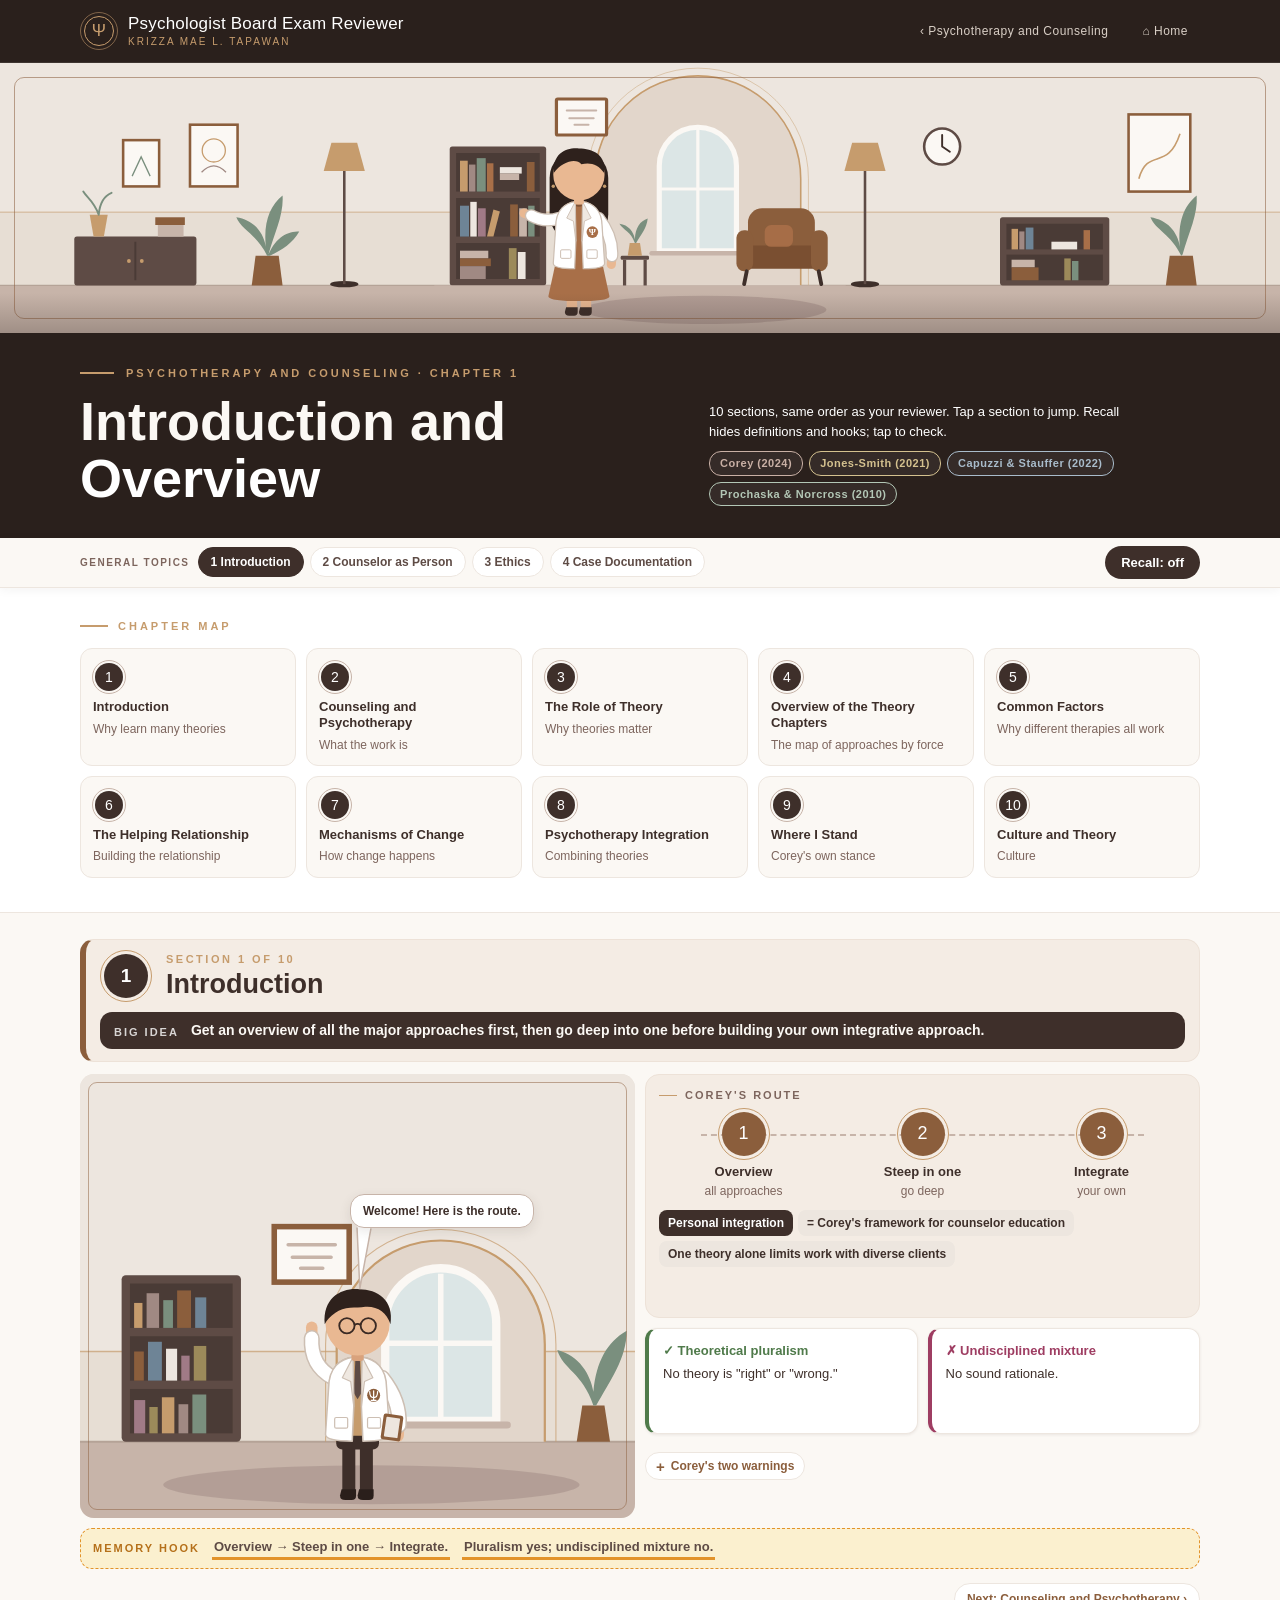
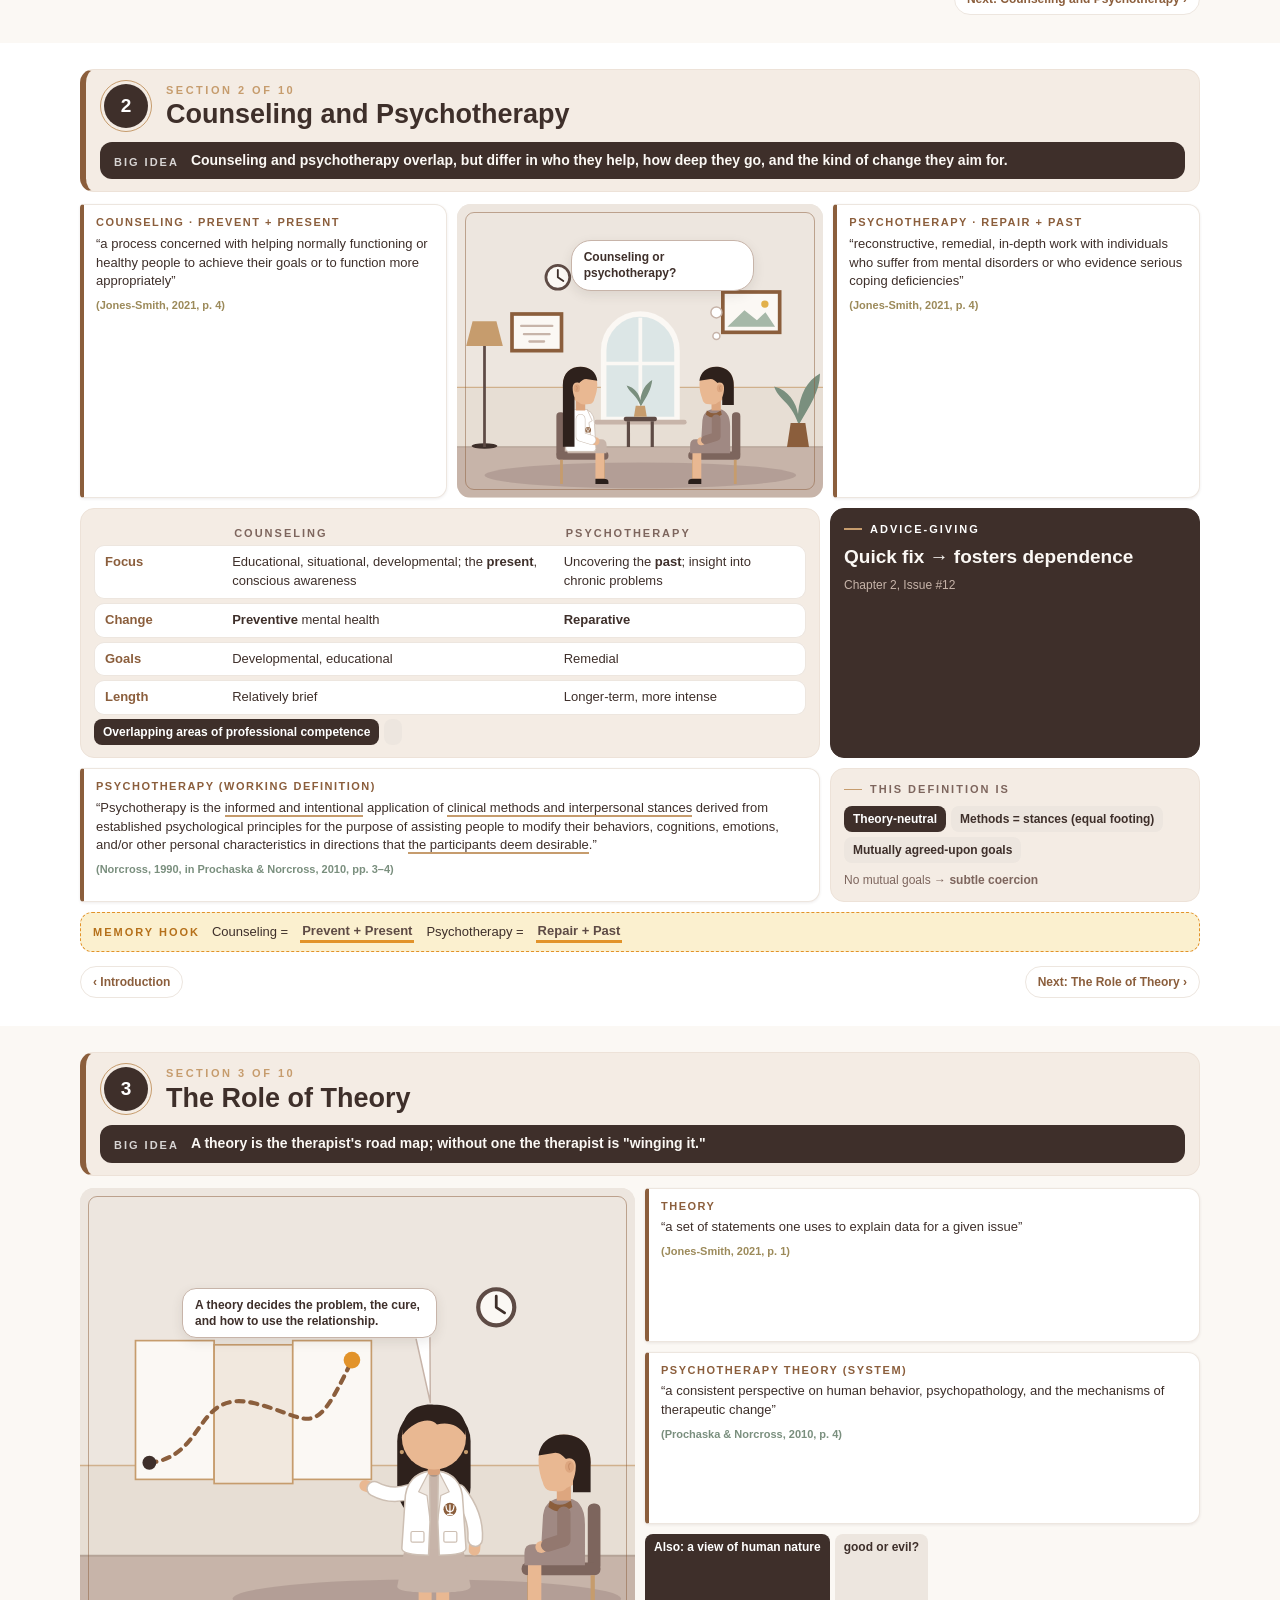
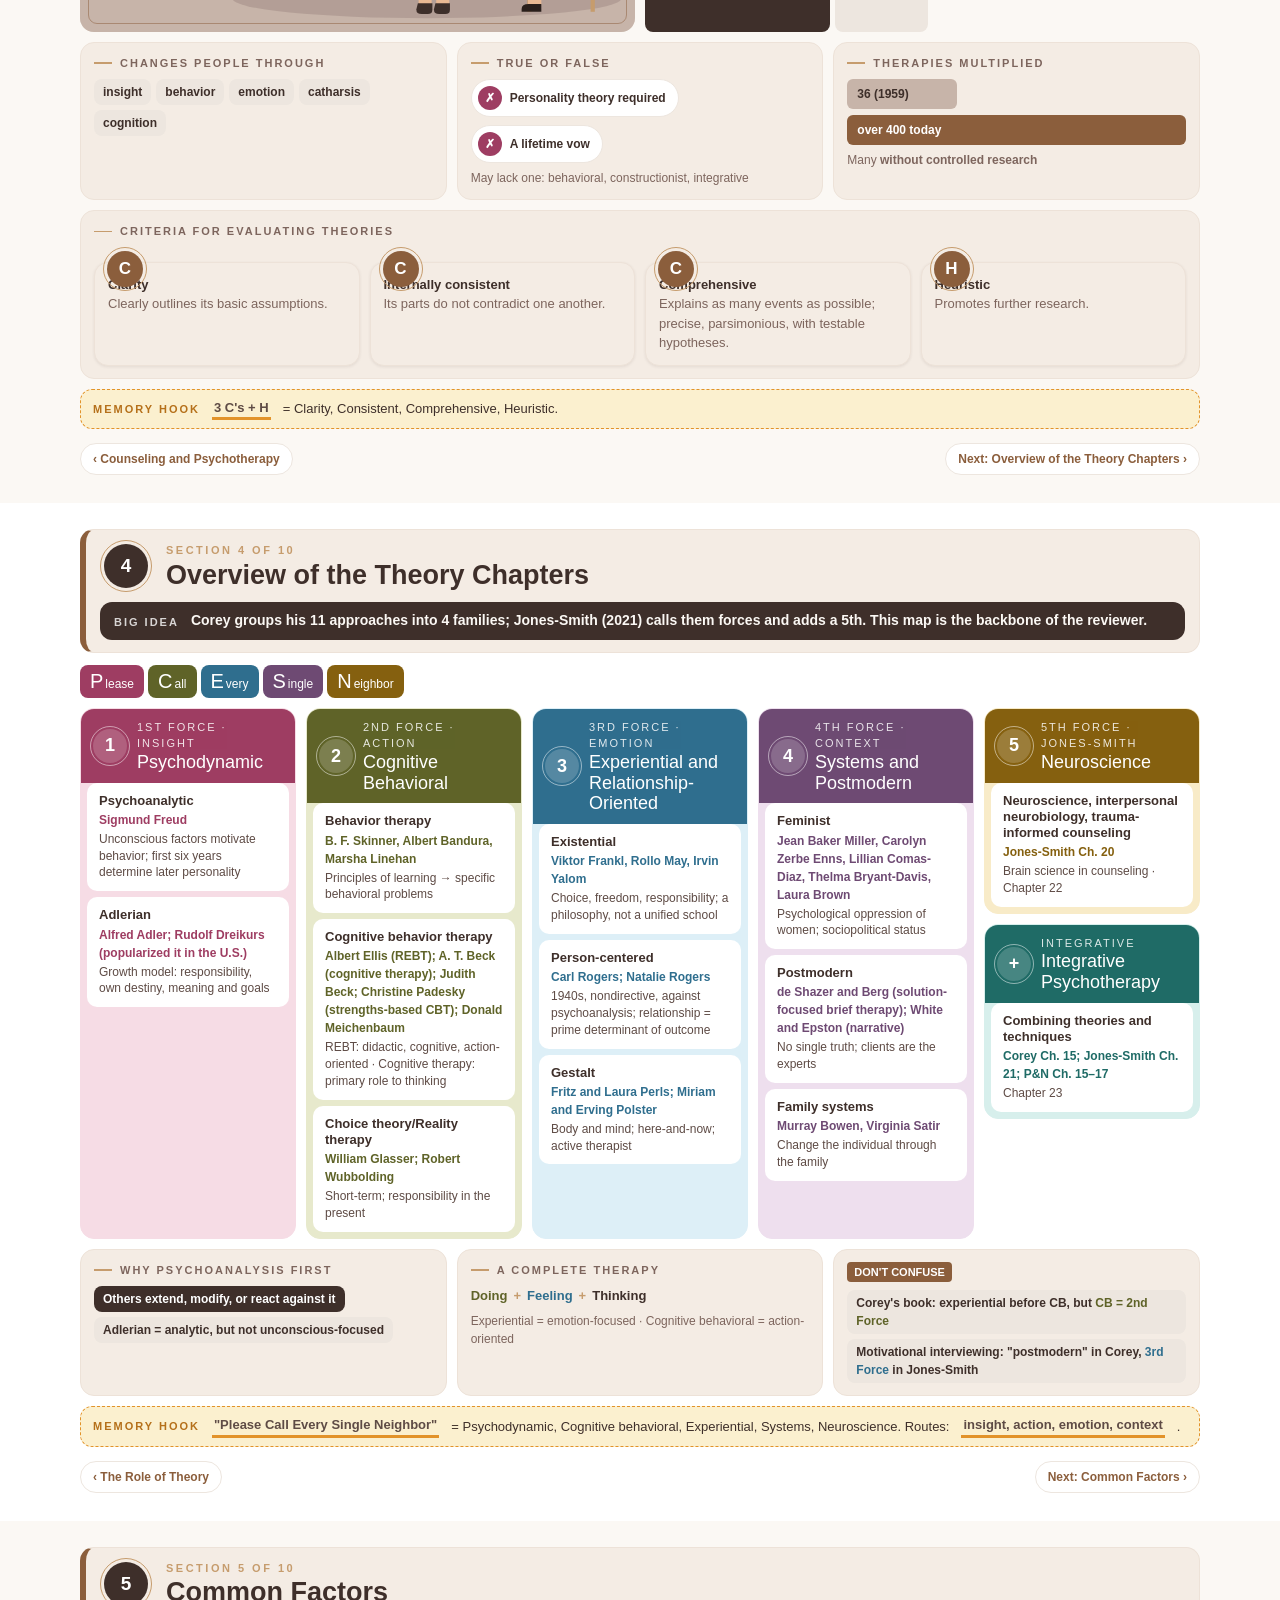
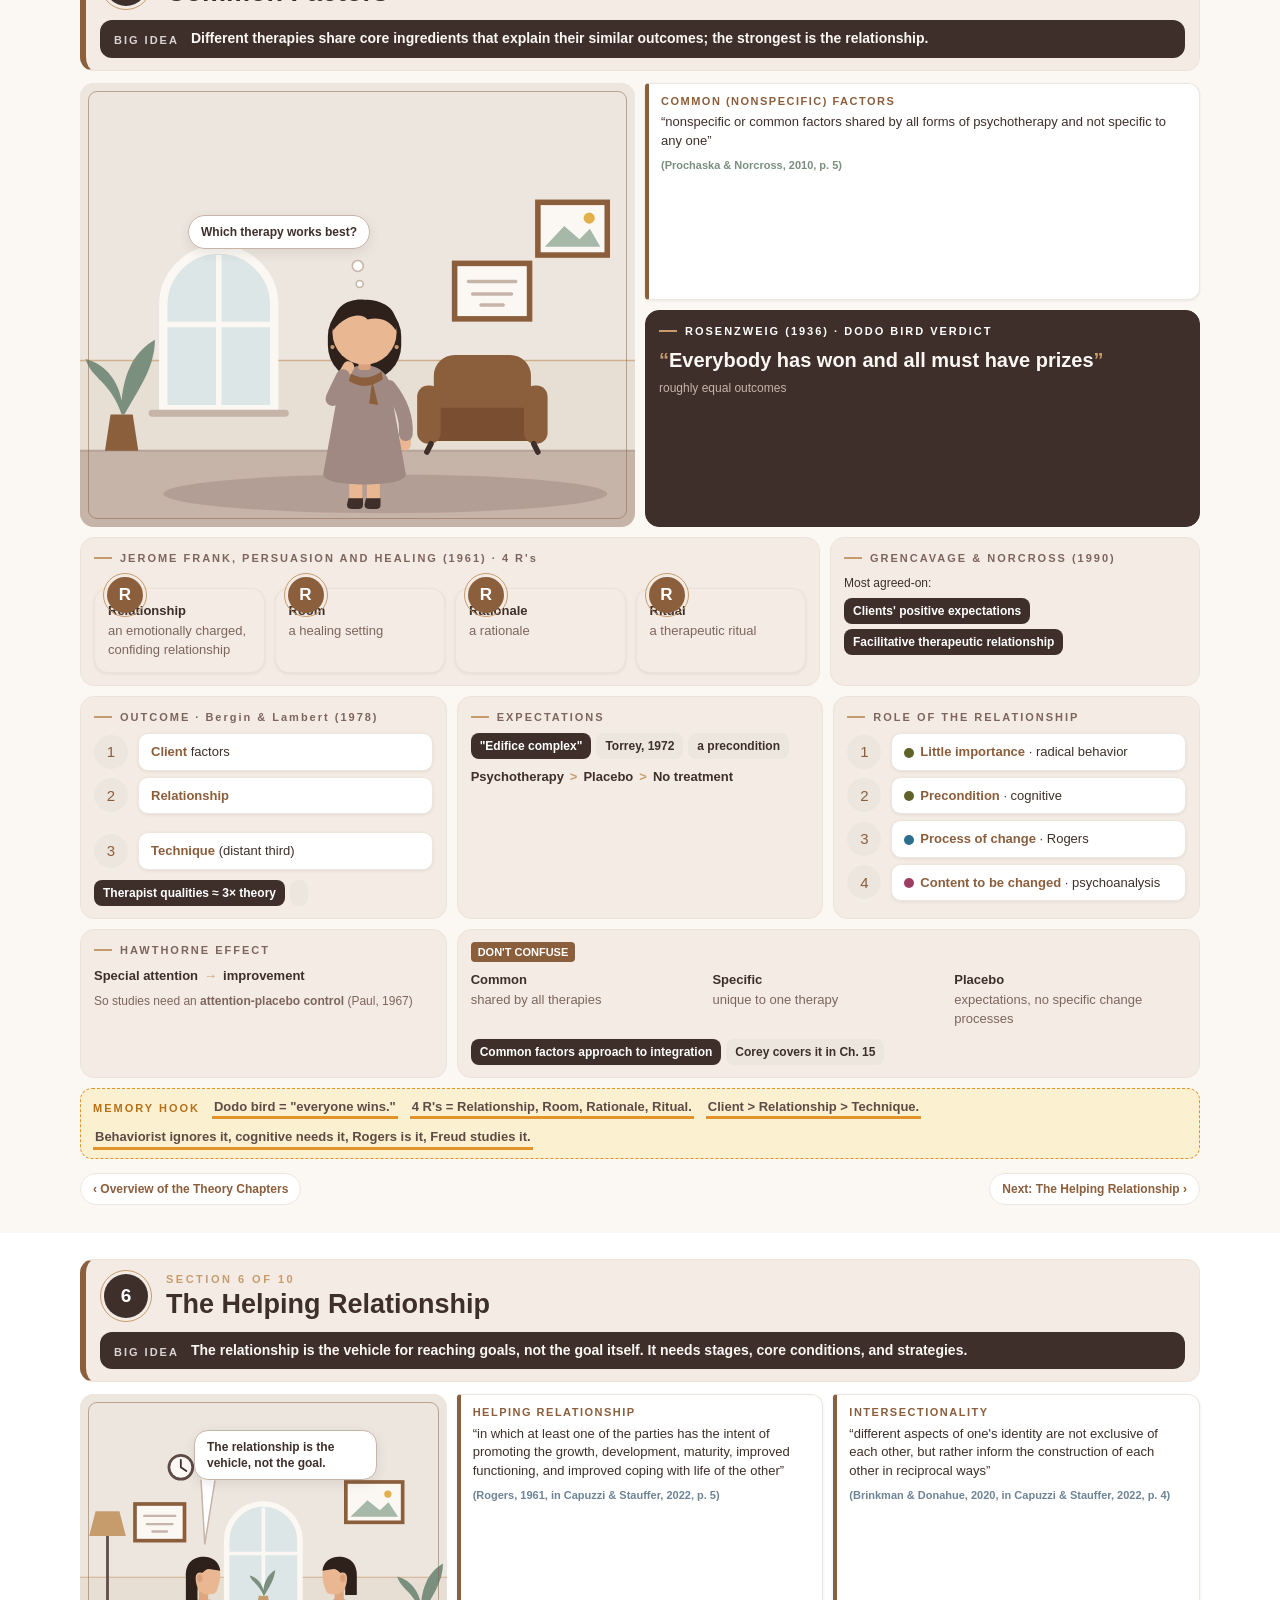
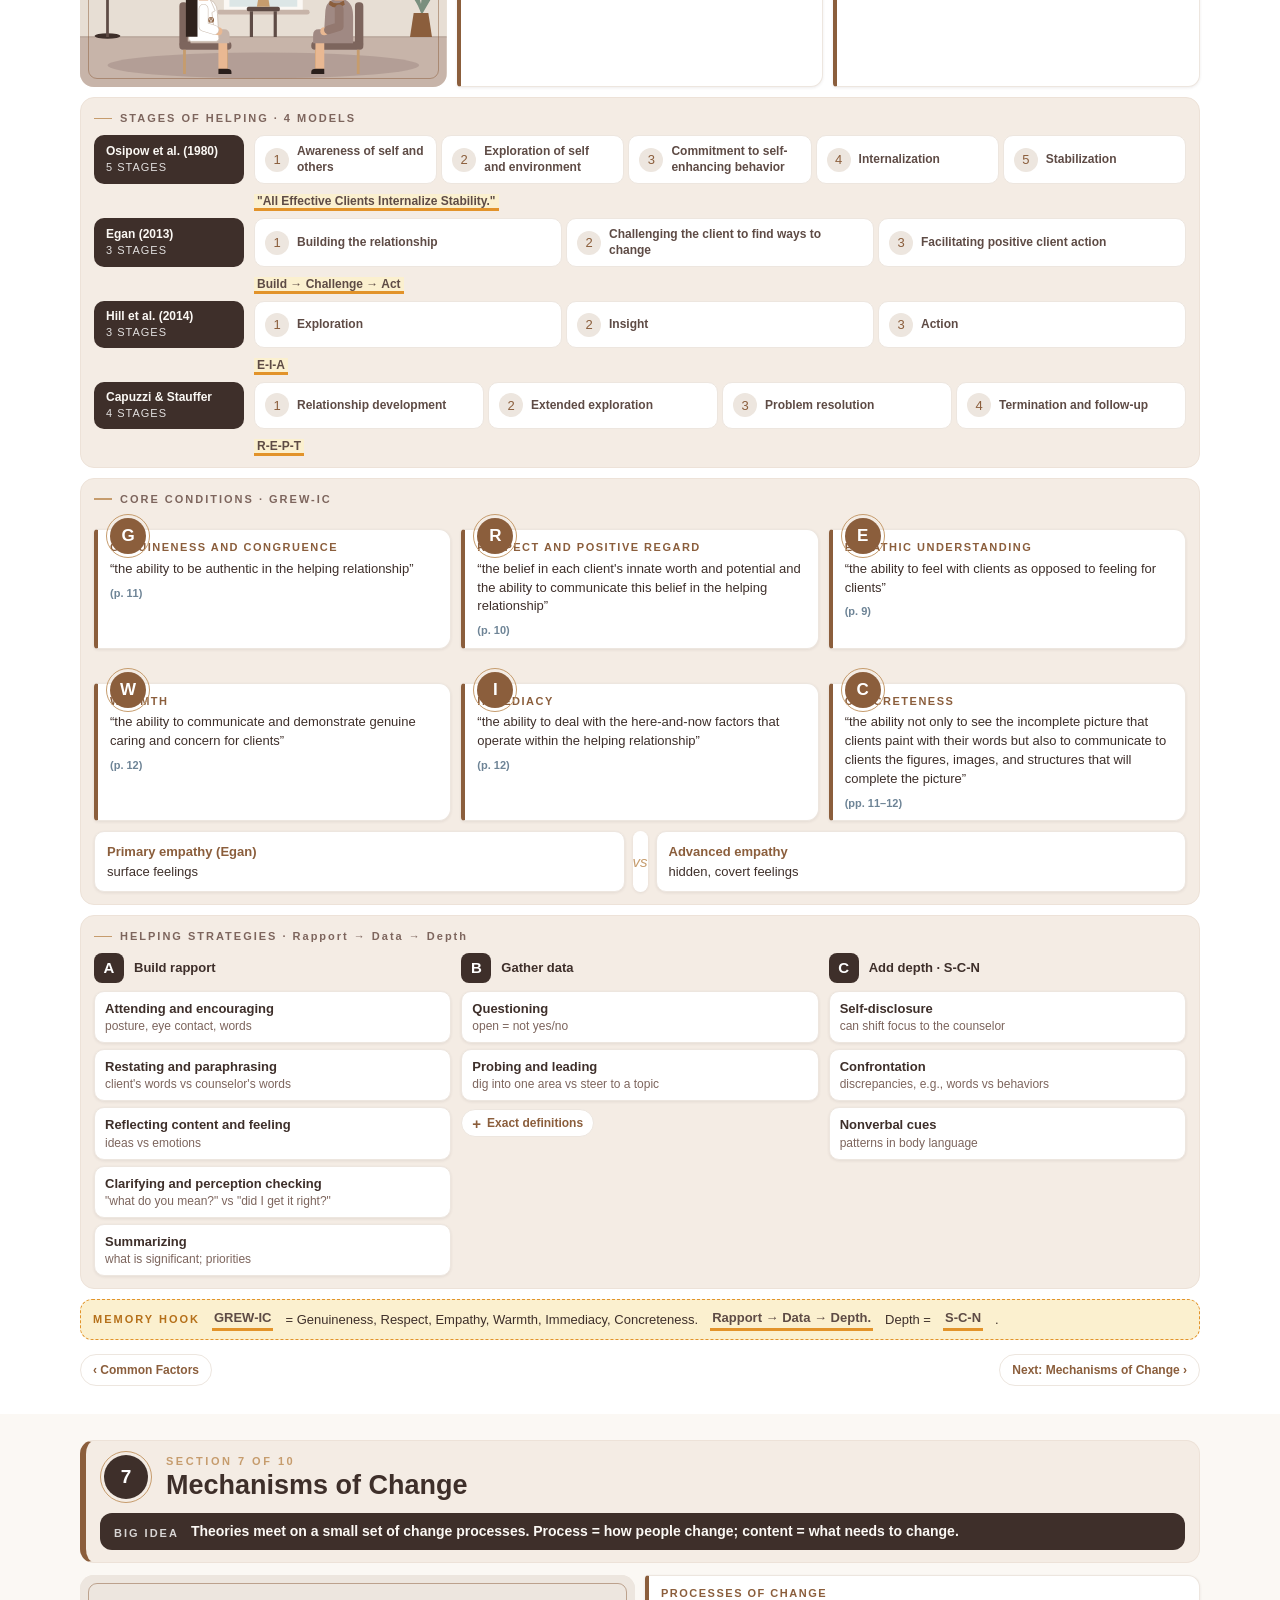
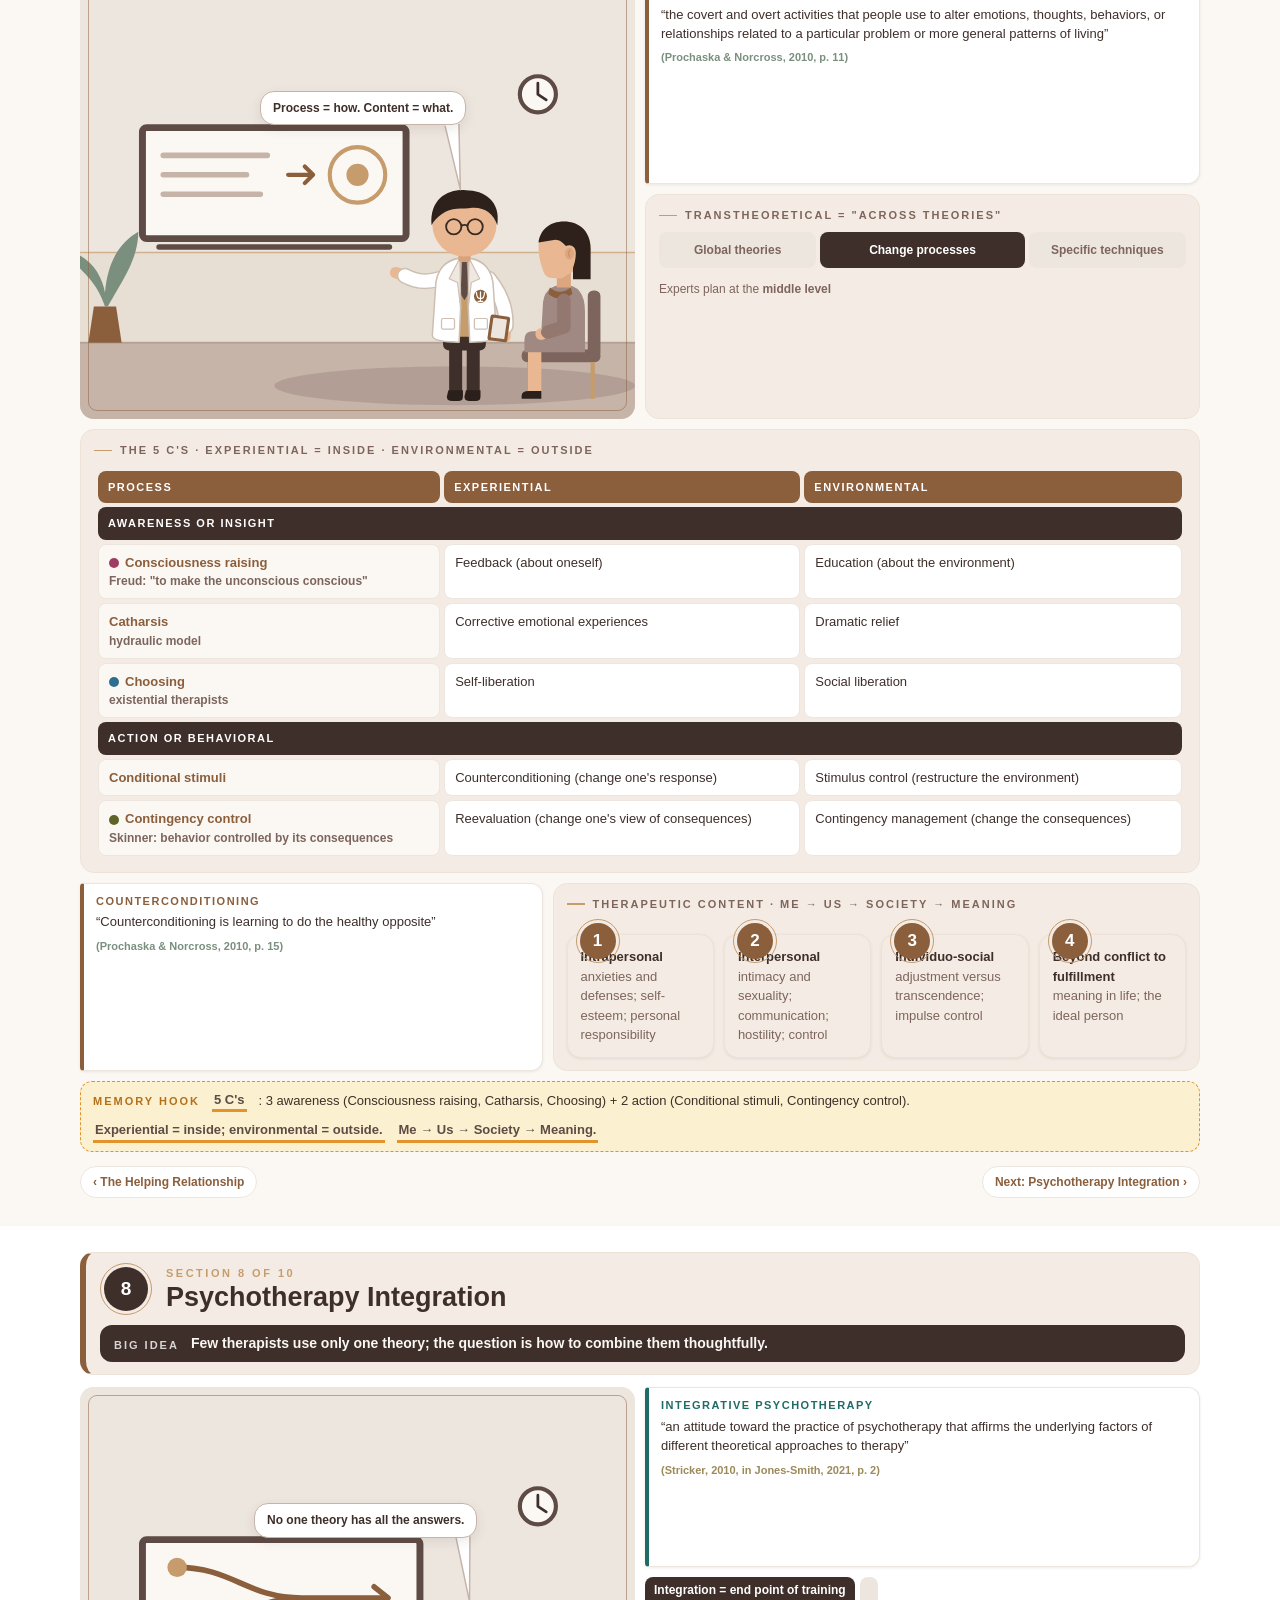
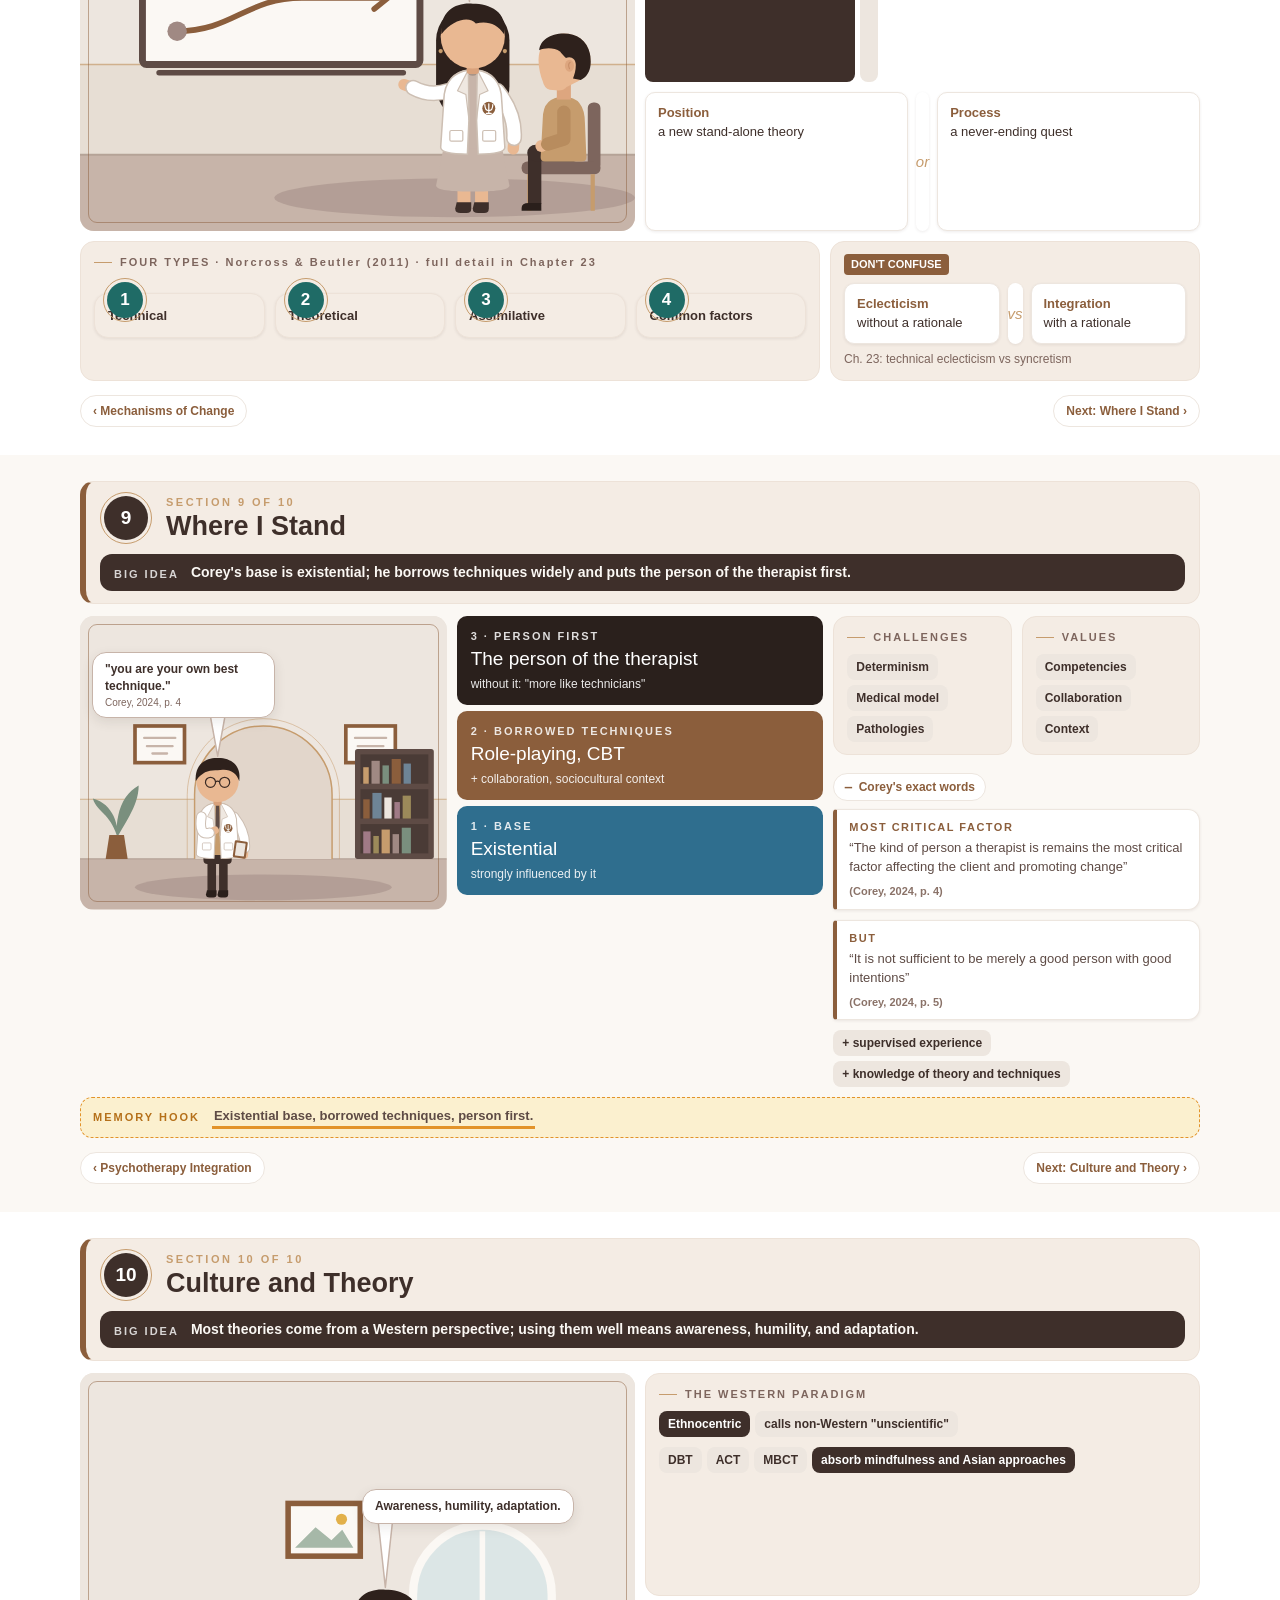
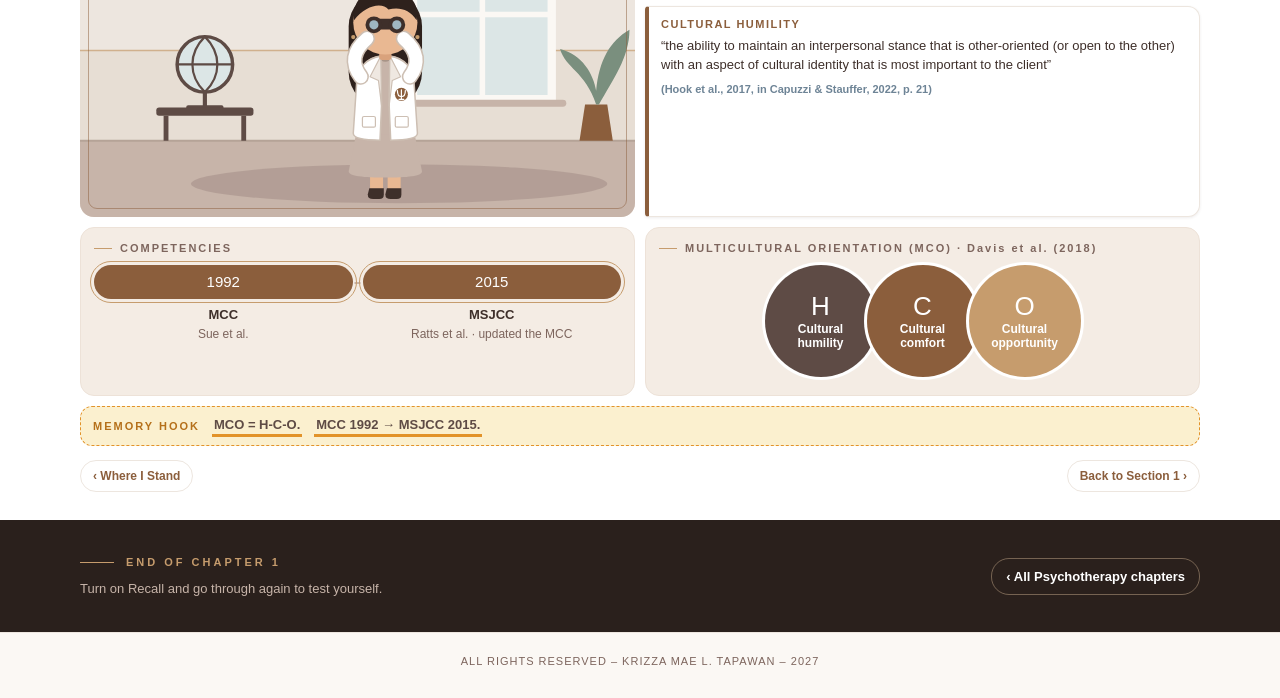
<file: chapters/psychotherapy/ch01.html>
<!DOCTYPE html>
<html lang="en">
<head>
<meta charset="utf-8">
<meta name="viewport" content="width=device-width,initial-scale=1,viewport-fit=cover">
<meta name="robots" content="noindex, nofollow, noarchive, nosnippet, noimageindex, notranslate"><meta name="googlebot" content="noindex, nofollow"><meta name="bingbot" content="noindex, nofollow"><meta name="referrer" content="no-referrer">
<meta name="theme-color" content="#2A201C">
<meta name="apple-mobile-web-app-capable" content="yes">
<meta name="apple-mobile-web-app-title" content="PBE Reviewer">
<link rel="manifest" href="../../manifest.webmanifest">
<link rel="icon" href="../../assets/psynthesized-mark-v2.svg" type="image/svg+xml">
<link rel="apple-touch-icon" href="../../assets/icon-180.png">
<title>Chapter 1 · Introduction and Overview · Psychologist Board Exam Reviewer</title>
<link rel="stylesheet" href="../../assets/style.css">
<link rel="stylesheet" href="../../assets/chapter.css">
<link rel="stylesheet" href="../../assets/fixed-header.css">
</head>
<body class="chapter">
<!--
  CHAPTER 1: INTRODUCTION AND OVERVIEW (Psychotherapy and Counseling)
  Text source: her Word reviewer, Chapter 1 only. Quotes are verbatim with their citations.
  Each section starts with a comment like  ===== 2. COUNSELING AND PSYCHOTHERAPY =====
  Room scenes: <div class="vg" data-scene="..."> are drawn by assets/scenes.js with her characters.
  To fix a typo, change only the words between the tags.
-->
<header class="topbar">
  <a class="brand" href="../../index.html"><span class="psi">Ψ</span><span class="bt">Psychologist Board Exam Reviewer<small>KRIZZA MAE L. TAPAWAN</small></span></a>
  <span class="sp"></span>
  <a class="tlink" href="../../subject.html?s=psychotherapy">‹<span class="hide-xs"> Psychotherapy and Counseling</span></a>
  <a class="tlink" href="../../index.html" aria-label="Home">⌂<span class="hide-xs"> Home</span></a>
</header>

<section class="ch-top">
  <div class="cover" aria-hidden="true">
    <svg viewBox="0 0 2000 420" preserveAspectRatio="xMidYMax slice">
      <rect width="2000" height="420" fill="#EDE6DF"/>
      <rect y="232" width="2000" height="114" fill="#E7DED4"/>
      <path d="M0 232 H2000" stroke="#C69C6D" stroke-width="1.5" opacity=".7"/>
      <rect y="346" width="2000" height="74" fill="#C7B4A9"/>
      <path d="M0 346 H2000" stroke="#B5A397" stroke-width="2"/>
      <!-- left of the room -->
      <rect x="300" y="96" width="74" height="96" fill="#FBF8F4" stroke="#8B5E3C" stroke-width="4"/>
      <circle cx="337" cy="136" r="18" fill="none" stroke="#C69C6D" stroke-width="2"/><path d="M318 170 Q337 150 356 170" fill="none" stroke="#A08983" stroke-width="2"/>
      <rect x="196" y="120" width="56" height="72" fill="#FBF8F4" stroke="#8B5E3C" stroke-width="4"/>
      <path d="M210 176 L224 146 L238 176" fill="none" stroke="#7A8F7E" stroke-width="2"/>
      <rect x="120" y="270" width="190" height="76" rx="4" fill="#5E4B45"/><path d="M215 278 V338" stroke="#4A3B36" stroke-width="3"/><circle cx="205" cy="308" r="3" fill="#C69C6D"/><circle cx="225" cy="308" r="3" fill="#C69C6D"/>
      <path d="M150 270 l-6 -34 h28 l-6 34 Z" fill="#C69C6D"/><path d="M158 236 C150 214 140 210 134 200 M158 236 C160 214 168 206 178 202" fill="none" stroke="#7A8F7E" stroke-width="3" stroke-linecap="round"/>
      <rect x="250" y="252" width="40" height="18" fill="#C7B4A9"/><rect x="246" y="240" width="46" height="12" fill="#8B5E3C"/>
      <path d="M396 346 L444 346 L438 300 L402 300 Z" fill="#8B5E3C"/>
      <path d="M420 300 C404 266 380 260 372 240 C398 244 414 262 418 286 C414 248 424 222 444 206 C446 236 432 262 422 298 C434 270 452 262 470 262 C460 280 444 290 424 300" fill="#7A8F7E"/>
      <ellipse cx="540" cy="344" rx="22" ry="5" fill="#3E2F2A"/><path d="M540 344 V168" stroke="#5E4B45" stroke-width="4"/><path d="M508 168 H572 L560 124 H520 Z" fill="#C69C6D"/>
      <!-- right of the room -->
      <ellipse cx="1350" cy="344" rx="22" ry="5" fill="#3E2F2A"/><path d="M1350 344 V168" stroke="#5E4B45" stroke-width="4"/><path d="M1318 168 H1382 L1370 124 H1330 Z" fill="#C69C6D"/>
      <circle cx="1470" cy="130" r="28" fill="#FBF8F4" stroke="#5E4B45" stroke-width="4"/><path d="M1470 130 V112 M1470 130 L1482 138" stroke="#3E2F2A" stroke-width="3" stroke-linecap="round"/>
      <rect x="1560" y="240" width="170" height="106" rx="4" fill="#5E4B45"/><rect x="1570" y="250" width="150" height="40" fill="#4A3B36"/><rect x="1570" y="298" width="150" height="40" fill="#4A3B36"/>
      <rect x="1578" y="258" width="10" height="32" fill="#C69C6D"/><rect x="1590" y="262" width="8" height="28" fill="#A08983"/><rect x="1600" y="256" width="12" height="34" fill="#6E8496"/><rect x="1640" y="278" width="40" height="12" fill="#EDE6DF"/><rect x="1690" y="260" width="10" height="30" fill="#A86F48"/>
      <rect x="1578" y="306" width="36" height="12" fill="#C7B4A9"/><rect x="1578" y="318" width="42" height="20" fill="#8B5E3C"/><rect x="1660" y="304" width="10" height="34" fill="#9C8A5A"/><rect x="1672" y="308" width="10" height="30" fill="#7A8F7E"/>
      <rect x="1760" y="80" width="96" height="120" fill="#FBF8F4" stroke="#8B5E3C" stroke-width="4"/><path d="M1776 180 C1790 130 1820 170 1840 110" fill="none" stroke="#C69C6D" stroke-width="2.5"/>
      <path d="M1818 346 L1866 346 L1860 300 L1824 300 Z" fill="#8B5E3C"/>
      <path d="M1842 300 C1826 266 1802 260 1794 240 C1820 244 1836 262 1840 286 C1836 248 1846 222 1866 206 C1868 236 1854 262 1844 298" fill="#7A8F7E"/>
      <!-- the room: arched alcove with a double thin line -->
      <g transform="translate(680 0)">
        <path d="M250 346 V180 A160 160 0 0 1 570 180 V346 Z" fill="#E2D6CB"/>
        <path d="M250 346 V180 A160 160 0 0 1 570 180 V346" fill="none" stroke="#C69C6D" stroke-width="2.5"/>
        <path d="M238 346 V180 A172 172 0 0 1 582 180 V346" fill="none" stroke="#C69C6D" stroke-width="1" opacity=".7"/>
            <!-- window -->
            <path d="M350 292 V160 A60 60 0 0 1 470 160 V292 Z" fill="#DCE6E6"/>
            <path d="M350 292 V160 A60 60 0 0 1 470 160 V292 Z" fill="none" stroke="#FBF8F4" stroke-width="8"/>
            <path d="M410 100 V292 M350 196 H470" stroke="#FBF8F4" stroke-width="5"/>
            <path d="M338 296 H482" stroke="#C7B4A9" stroke-width="7" stroke-linecap="round"/>
            <!-- framed certificate -->
            <rect x="190" y="56" width="78" height="56" rx="2" fill="#FBF8F4" stroke="#8B5E3C" stroke-width="5"/>
            <path d="M206 74 H252 M210 86 H248 M218 96 H240" stroke="#C7B4A9" stroke-width="3" stroke-linecap="round"/>
            <!-- bookshelf -->
            <g transform="translate(-16 -84)">
              <rect x="40" y="214" width="150" height="216" rx="4" fill="#5E4B45"/>
              <rect x="50" y="224" width="130" height="60" fill="#4A3B36"/><rect x="50" y="294" width="130" height="60" fill="#4A3B36"/><rect x="50" y="364" width="130" height="56" fill="#4A3B36"/>
              <rect x="56" y="236" width="12" height="48" fill="#C69C6D"/><rect x="70" y="242" width="10" height="42" fill="#A08983"/><rect x="82" y="232" width="14" height="52" fill="#7A8F7E"/><rect x="98" y="240" width="10" height="44" fill="#A86F48"/><rect x="118" y="246" width="34" height="10" fill="#EDE6DF"/><rect x="118" y="256" width="30" height="10" fill="#C7B4A9"/><rect x="160" y="238" width="12" height="46" fill="#8B5E3C"/>
              <rect x="56" y="306" width="14" height="48" fill="#6E8496"/><rect x="72" y="300" width="10" height="54" fill="#EDE6DF"/><rect x="84" y="310" width="12" height="44" fill="#A07A86"/><path d="M98 354 L108 312 L118 315 L108 354Z" fill="#C69C6D"/><rect x="134" y="304" width="12" height="50" fill="#8B5E3C"/><rect x="148" y="310" width="12" height="44" fill="#C7B4A9"/><rect x="162" y="306" width="10" height="48" fill="#7A8F7E"/>
              <rect x="56" y="376" width="44" height="12" fill="#C7B4A9"/><rect x="56" y="388" width="48" height="12" fill="#8B5E3C"/><rect x="56" y="400" width="40" height="20" fill="#A08983"/><rect x="132" y="372" width="12" height="48" fill="#9C8A5A"/><rect x="146" y="378" width="12" height="42" fill="#EDE6DF"/>
            </g>
            <!-- floor and rug -->
            <rect x="0" y="346" width="640" height="74" fill="#C7B4A9"/>
            <ellipse cx="420" cy="384" rx="190" ry="22" fill="#A08983" opacity=".55"/>
            <!-- side table and plant -->
            <g transform="translate(40 -88)">
              <rect x="250" y="388" width="44" height="6" rx="2" fill="#5E4B45"/><path d="M256 394 V434 M288 394 V434" stroke="#5E4B45" stroke-width="5"/>
              <path d="M261 388 h22 l-3 -20 h-16 Z" fill="#C69C6D"/>
              <path d="M272 368 C266 350 254 348 248 338 C262 340 270 350 272 362 C273 344 280 334 292 330 C290 346 282 354 274 368" fill="#7A8F7E"/>
            </g>
            <!-- armchair -->
            <g transform="translate(170 -100)">
              <rect x="318" y="326" width="104" height="80" rx="22" fill="#8B5E3C"/>
              <rect x="308" y="384" width="126" height="36" rx="12" fill="#7A4F31"/>
              <rect x="300" y="360" width="26" height="64" rx="12" fill="#8B5E3C"/><rect x="416" y="360" width="26" height="64" rx="12" fill="#8B5E3C"/>
              <path d="M316 424 l-4 20 M428 424 l4 20" stroke="#3E2F2A" stroke-width="6" stroke-linecap="round"/>
              <rect x="344" y="352" width="44" height="34" rx="10" fill="#A86F48" opacity=".9"/>
            </g>
          <!-- psychologist: white coat with Psi logo over a pink dress, reaching for a book -->
          <g transform="translate(130 74) scale(.95)">
            <rect x="80" y="230" width="17" height="100" fill="#E9B892"/><path d="M79 322 h19 v8 q0 6 -6 6 h-8 q-7 0 -7 -6 Z" fill="#3E2F2A"/>
            <rect x="103" y="230" width="17" height="100" fill="#E9B892"/><path d="M102 322 h19 v8 q0 6 -6 6 h-8 q-7 0 -7 -6 Z" fill="#3E2F2A"/>
            <rect x="52" y="64" width="96" height="152" rx="46" fill="#2E211C"/>
            <path d="M22 172 L10 168" stroke="#E9B892" stroke-width="15" fill="none" stroke-linecap="round"/>
            <path d="M68 176 Q44 184 22 172" stroke="#CDBFB3" stroke-width="21" fill="none" stroke-linecap="round"/>
            <path d="M68 176 Q44 184 22 172" stroke="#FFFFFF" stroke-width="17" fill="none" stroke-linecap="round"/>
            <path d="M154 238 L153 252" stroke="#E9B892" stroke-width="15" fill="none" stroke-linecap="round"/>
            <path d="M132 176 Q156 206 154 238" stroke="#CDBFB3" stroke-width="21" fill="none" stroke-linecap="round"/>
            <path d="M132 176 Q156 206 154 238" stroke="#FFFFFF" stroke-width="17" fill="none" stroke-linecap="round"/>
            <path d="M63 244 L137 244 L150 304 C150 310 128 312 100 312 C72 312 50 310 50 304 Z" fill="#A86F48"/>
            <path d="M62 190 C62 160 80 148 100 148 C120 148 138 160 138 190 L140 252 L60 252 Z" fill="#A86F48"/>
            <path d="M88 150 Q100 162 112 150" stroke="#7E5235" stroke-width="2.5" fill="none" stroke-linecap="round"/>
            <path d="M94 149 C78 151 62 162 62 190 L58 250 C58 257 72 259 93 259 L95 214 Z" fill="#FFFFFF" stroke="#CDBFB3" stroke-width="2" stroke-linejoin="round"/>
            <path d="M106 149 C122 151 138 162 138 190 L142 250 C142 257 128 259 107 259 L105 214 Z" fill="#FFFFFF" stroke="#CDBFB3" stroke-width="2" stroke-linejoin="round"/>
            <path d="M94 149 L80 176 L91 181 L95 214 Z" fill="#EFE8E1" stroke="#CDBFB3" stroke-width="1.5" stroke-linejoin="round"/>
            <path d="M106 149 L120 176 L109 181 L105 214 Z" fill="#EFE8E1" stroke="#CDBFB3" stroke-width="1.5" stroke-linejoin="round"/>
            <rect x="70" y="228" width="17" height="14" rx="2" fill="none" stroke="#CDBFB3" stroke-width="1.6"/>
            <rect x="113" y="228" width="17" height="14" rx="2" fill="none" stroke="#CDBFB3" stroke-width="1.6"/>
            <circle cx="122" cy="199" r="9.5" fill="#A86F48"/>
            <text x="122" y="204.5" text-anchor="middle" font-family="Georgia,serif" font-size="15" font-weight="bold" fill="#FFFFFF">Ψ</text>
            <rect x="92" y="136" width="16" height="18" rx="4" fill="#E9B892"/>
            <circle cx="100" cy="105" r="42" fill="#E9B892"/>
            <path d="M59 102 C56 70 80 60 100 62 C122 62 146 72 141 102 C132 88 118 84 104 88 C96 78 74 82 59 102 Z" fill="#2E211C"/>
            <circle cx="58" cy="124" r="2.8" fill="#C69C6D"/><circle cx="142" cy="124" r="2.8" fill="#C69C6D"/>
          </g>
      </g>
    </svg>
  </div>
  <div class="ch-intro">
    <div>
      <div class="kicker">PSYCHOTHERAPY AND COUNSELING · CHAPTER 1</div>
      <h1>Introduction and <em>Overview</em></h1>
    </div>
    <div class="side-note">
      <p>10 sections, same order as your reviewer. Tap a section to jump. Recall hides definitions and hooks; tap to check.</p>
      <div class="src-chips"><span style="color:#C9B0A5">Corey (2024)</span><span style="color:#D4C18F">Jones-Smith (2021)</span><span style="color:#A9BCCB">Capuzzi &amp; Stauffer (2022)</span><span style="color:#B3C7B6">Prochaska &amp; Norcross (2010)</span></div>
    </div>
  </div>
</section>

<nav class="secbar" aria-label="Sections">
  <div class="secbar-in">
    <div class="chips">
      <a href="#s1"><i>1</i>Introduction</a>
      <a href="#s2"><i>2</i>Counseling vs Psychotherapy</a>
      <a href="#s3"><i>3</i>Role of Theory</a>
      <a href="#s4"><i>4</i>Map of the Forces</a>
      <a href="#s5"><i>5</i>Common Factors</a>
      <a href="#s6"><i>6</i>Helping Relationship</a>
      <a href="#s7"><i>7</i>Mechanisms of Change</a>
      <a href="#s8"><i>8</i>Integration</a>
      <a href="#s9"><i>9</i>Where I Stand</a>
      <a href="#s10"><i>10</i>Culture and Theory</a>
    </div>
    <button class="pill-btn" id="recallBtn">Recall: off</button>
  </div>
  <div class="prog"></div>
</nav>

<!-- ===== CHAPTER MAP ===== -->
<section class="chmap">
  <div class="chmap-in">
    <div class="eyebrow">CHAPTER MAP</div>
    <div class="tiles">
      <a class="tile" href="#s1"><span class="tn"><b>1</b></span><span class="tt">Introduction</span><span class="tb">Why learn many theories</span></a>
      <a class="tile" href="#s2"><span class="tn"><b>2</b></span><span class="tt">Counseling and Psychotherapy</span><span class="tb">What the work is</span></a>
      <a class="tile" href="#s3"><span class="tn"><b>3</b></span><span class="tt">The Role of Theory</span><span class="tb">Why theories matter</span></a>
      <a class="tile" href="#s4"><span class="tn"><b>4</b></span><span class="tt">Overview of the Theory Chapters</span><span class="tb">The map of approaches by force</span></a>
      <a class="tile" href="#s5"><span class="tn"><b>5</b></span><span class="tt">Common Factors</span><span class="tb">Why different therapies all work</span></a>
      <a class="tile" href="#s6"><span class="tn"><b>6</b></span><span class="tt">The Helping Relationship</span><span class="tb">Building the relationship</span></a>
      <a class="tile" href="#s7"><span class="tn"><b>7</b></span><span class="tt">Mechanisms of Change</span><span class="tb">How change happens</span></a>
      <a class="tile" href="#s8"><span class="tn"><b>8</b></span><span class="tt">Psychotherapy Integration</span><span class="tb">Combining theories</span></a>
      <a class="tile" href="#s9"><span class="tn"><b>9</b></span><span class="tt">Where I Stand</span><span class="tb">Corey's own stance</span></a>
      <a class="tile" href="#s10"><span class="tn"><b>10</b></span><span class="tt">Culture and Theory</span><span class="tb">Culture</span></a>
    </div>
  </div>
</section>

<main>

<!-- ===== 1. INTRODUCTION ===== -->
<section class="sec" id="s1"><div class="sec-in">
  <div class="sec-head">
    <div class="sec-num">1</div>
    <div><div class="k">SECTION 1 OF 10</div><h2>Introduction</h2></div>
    <div class="bigidea"><b>BIG IDEA</b><span>Get an overview of all the major approaches first, then go deep into one before building your own integrative approach.</span></div>
  </div>
  <div class="g g2">
    <div class="vg" data-scene="welcome"><div class="say">Welcome! Here is the route.</div></div>
    <div class="g">
      <div class="panel">
        <div class="lbl">COREY'S ROUTE</div>
        <div class="track">
          <div class="step"><div class="n">1</div><b>Overview</b><span>all approaches</span></div>
          <div class="step"><div class="n">2</div><b>Steep in one</b><span>go deep</span></div>
          <div class="step"><div class="n">3</div><b>Integrate</b><span>your own</span></div>
        </div>
        <div class="kw mt"><span class="dk">Personal integration</span><span>= Corey's framework for counselor education</span><span>One theory alone limits work with diverse clients</span></div>
      </div>
      <div class="verdict">
        <div class="ok"><b class="yes">✓ Theoretical pluralism</b>No theory is "right" or "wrong."</div>
        <div class="bad"><b class="no">✗ Undisciplined mixture</b>No sound rationale.</div>
      </div>
      <details class="more"><summary>Corey's two warnings</summary><div class="g g2">
        <div class="def"><span class="term">Watch out</span><q>It is easy to pick and choose fragments from the various therapies because they support our biases and preconceptions</q><span class="ci" style="color:#8A7268">(Corey, 2024, p. 2)</span></div>
        <div class="def"><span class="term">Integration</span><q>An integrative perspective is not developed in a random fashion</q><span class="ci" style="color:#8A7268">(Corey, 2024, p. 2)</span></div>
      </div></details>
    </div>
  </div>
  <div class="hook mt"><b>MEMORY HOOK</b><mark>Overview → Steep in one → Integrate.</mark><mark>Pluralism yes; undisciplined mixture no.</mark></div>
  <div class="secnext"><span></span><a href="#s2">Next: Counseling and Psychotherapy ›</a></div>
</div></section>

<!-- ===== 2. COUNSELING AND PSYCHOTHERAPY ===== -->
<section class="sec" id="s2"><div class="sec-in">
  <div class="sec-head">
    <div class="sec-num">2</div>
    <div><div class="k">SECTION 2 OF 10</div><h2>Counseling and Psychotherapy</h2></div>
    <div class="bigidea"><b>BIG IDEA</b><span>Counseling and psychotherapy overlap, but differ in who they help, how deep they go, and the kind of change they aim for.</span></div>
  </div>
  <div class="g g3">
    <div class="def"><span class="term">Counseling · Prevent + Present</span><q>a process concerned with helping normally functioning or healthy people to achieve their goals or to function more appropriately</q><span class="ci" style="color:#9C8A5A">(Jones-Smith, 2021, p. 4)</span></div>
    <div class="vg" data-scene="session"><div class="say think" data-who="1">Counseling or psychotherapy?</div></div>
    <div class="def"><span class="term">Psychotherapy · Repair + Past</span><q>reconstructive, remedial, in-depth work with individuals who suffer from mental disorders or who evidence serious coping deficiencies</q><span class="ci" style="color:#9C8A5A">(Jones-Smith, 2021, p. 4)</span></div>
  </div>
  <div class="g g-21 mt">
    <div class="panel">
      <table class="cmp">
        <tr><th></th><th>COUNSELING</th><th>PSYCHOTHERAPY</th></tr>
        <tr><td>Focus</td><td>Educational, situational, developmental; the <b>present</b>, conscious awareness</td><td>Uncovering the <b>past</b>; insight into chronic problems</td></tr>
        <tr><td>Change</td><td><b>Preventive</b> mental health</td><td><b>Reparative</b></td></tr>
        <tr><td>Goals</td><td>Developmental, educational</td><td>Remedial</td></tr>
        <tr><td>Length</td><td>Relatively brief</td><td>Longer-term, more intense</td></tr>
      </table>
      <div class="kw"><span class="dk">Overlapping areas of professional competence</span><span></span></div>
    </div>
    <div class="panel dark">
      <div class="lbl">ADVICE-GIVING</div>
      <p style="margin:0;font-size:19px;font-weight:bold;line-height:1.3;color:#FBF8F4">Quick fix → fosters dependence</p>
      <p style="margin:6px 0 0;color:#C7B4A9;font-size:var(--fs-sm)">Chapter 2, Issue #12</p>
    </div>
  </div>
  <div class="g g-21 mt">
    <div class="def"><span class="term">Psychotherapy (working definition)</span><q>Psychotherapy is the <u>informed and intentional</u> application of <u>clinical methods and interpersonal stances</u> derived from established psychological principles for the purpose of assisting people to modify their behaviors, cognitions, emotions, and/or other personal characteristics in directions that <u>the participants deem desirable</u>.</q><span class="ci" style="color:#7A8F7E">(Norcross, 1990, in Prochaska &amp; Norcross, 2010, pp. 3–4)</span></div>
    <div class="panel">
      <div class="lbl">THIS DEFINITION IS</div>
      <div class="kw"><span class="dk">Theory-neutral</span><span>Methods = stances (equal footing)</span><span>Mutually agreed-upon goals</span></div>
      <p class="muted" style="margin:8px 0 0;font-size:var(--fs-sm)">No mutual goals → <b>subtle coercion</b></p>
    </div>
  </div>
  <div class="hook mt"><b>MEMORY HOOK</b>Counseling = <mark>Prevent + Present</mark> Psychotherapy = <mark>Repair + Past</mark></div>
  <div class="secnext"><a href="#s1">‹ Introduction</a><a href="#s3">Next: The Role of Theory ›</a></div>
</div></section>

<!-- ===== 3. THE ROLE OF THEORY (with Criteria for Evaluating Theories) ===== -->
<section class="sec" id="s3"><div class="sec-in">
  <div class="sec-head">
    <div class="sec-num">3</div>
    <div><div class="k">SECTION 3 OF 10</div><h2>The Role of Theory</h2></div>
    <div class="bigidea"><b>BIG IDEA</b><span>A theory is the therapist's road map; without one the therapist is "winging it."</span></div>
  </div>
  <div class="g g2">
    <div class="vg" data-scene="map"><div class="say">A theory decides the problem, the cure, and how to use the relationship.</div></div>
    <div class="g">
      <div class="def"><span class="term">Theory</span><q>a set of statements one uses to explain data for a given issue</q><span class="ci" style="color:#9C8A5A">(Jones-Smith, 2021, p. 1)</span></div>
      <div class="def"><span class="term">Psychotherapy theory (system)</span><q>a consistent perspective on human behavior, psychopathology, and the mechanisms of therapeutic change</q><span class="ci" style="color:#7A8F7E">(Prochaska &amp; Norcross, 2010, p. 4)</span></div>
      <div class="kw"><span class="dk">Also: a view of human nature</span><span>good or evil?</span></div>
    </div>
  </div>
  <div class="g g3 mt">
    <div class="panel">
      <div class="lbl">CHANGES PEOPLE THROUGH</div>
      <div class="kw"><span>insight</span><span>behavior</span><span>emotion</span><span>catharsis</span><span>cognition</span></div>
      <p class="muted" style="margin:6px 0 0;font-size:var(--fs-sm)"></p>
    </div>
    <div class="panel">
      <div class="lbl">TRUE OR FALSE</div>
      <div class="mythrow">
        <span class="myth"><i>✗</i>Personality theory required</span>
        <span class="myth"><i>✗</i>A lifetime vow</span>
      </div>
      <p class="muted" style="margin:6px 0 0;font-size:var(--fs-sm)">May lack one: behavioral, constructionist, integrative</p>
    </div>
    <div class="panel">
      <div class="lbl">THERAPIES MULTIPLIED</div>
      <div class="growth"><div class="a">36 (1959)</div><div class="b">over 400 today</div></div>
      <p class="muted" style="margin:6px 0 0;font-size:var(--fs-sm)">Many <b>without controlled research</b></p>
    </div>
  </div>
  <div class="panel mt">
    <div class="lbl">CRITERIA FOR EVALUATING THEORIES</div>
    <div class="g g4">
      <div class="cond panel"><span class="ltr">C</span><b>Clarity</b><div class="rc muted">Clearly outlines its basic assumptions.</div></div>
      <div class="cond panel"><span class="ltr">C</span><b>Internally consistent</b><div class="rc muted">Its parts do not contradict one another.</div></div>
      <div class="cond panel"><span class="ltr">C</span><b>Comprehensive</b><div class="rc muted">Explains as many events as possible; precise, parsimonious, with testable hypotheses.</div></div>
      <div class="cond panel"><span class="ltr">H</span><b>Heuristic</b><div class="rc muted">Promotes further research.</div></div>
    </div>
  </div>
  <div class="hook mt"><b>MEMORY HOOK</b><mark>3 C's + H</mark> = Clarity, Consistent, Comprehensive, Heuristic.</div>
  <div class="secnext"><a href="#s2">‹ Counseling and Psychotherapy</a><a href="#s4">Next: Overview of the Theory Chapters ›</a></div>
</div></section>

<!-- ===== 4. OVERVIEW OF THE THEORY CHAPTERS (force colors) ===== -->
<section class="sec" id="s4"><div class="sec-in">
  <div class="sec-head">
    <div class="sec-num">4</div>
    <div><div class="k">SECTION 4 OF 10</div><h2>Overview of the Theory Chapters</h2></div>
    <div class="bigidea"><b>BIG IDEA</b><span>Corey groups his 11 approaches into 4 families; Jones-Smith (2021) calls them forces and adds a 5th. This map is the backbone of the reviewer.</span></div>
  </div>
  <div class="mnem"><span class="c1"><b>P</b>lease</span><span class="c2"><b>C</b>all</span><span class="c3"><b>E</b>very</span><span class="c4"><b>S</b>ingle</span><span class="c5"><b>N</b>eighbor</span></div>
  <div class="forces">
    <div class="force" style="--f:var(--f1);--fl:var(--f1l)">
      <div class="fh"><span class="ini">1</span><span><small>1ST FORCE · INSIGHT</small><b>Psychodynamic</b></span></div>
      <div class="ap"><b>Psychoanalytic</b><span class="who rc">Sigmund Freud</span><span class="idea">Unconscious factors motivate behavior; first six years determine later personality</span></div>
      <div class="ap"><b>Adlerian</b><span class="who rc">Alfred Adler; Rudolf Dreikurs (popularized it in the U.S.)</span><span class="idea">Growth model: responsibility, own destiny, meaning and goals</span></div>
    </div>
    <div class="force" style="--f:var(--f2);--fl:var(--f2l)">
      <div class="fh"><span class="ini">2</span><span><small>2ND FORCE · ACTION</small><b>Cognitive Behavioral</b></span></div>
      <div class="ap"><b>Behavior therapy</b><span class="who rc">B. F. Skinner, Albert Bandura, Marsha Linehan</span><span class="idea">Principles of learning → specific behavioral problems</span></div>
      <div class="ap"><b>Cognitive behavior therapy</b><span class="who rc">Albert Ellis (REBT); A. T. Beck (cognitive therapy); Judith Beck; Christine Padesky (strengths-based CBT); Donald Meichenbaum</span><span class="idea">REBT: didactic, cognitive, action-oriented · Cognitive therapy: primary role to thinking</span></div>
      <div class="ap"><b>Choice theory/Reality therapy</b><span class="who rc">William Glasser; Robert Wubbolding</span><span class="idea">Short-term; responsibility in the present</span></div>
    </div>
    <div class="force" style="--f:var(--f3);--fl:var(--f3l)">
      <div class="fh"><span class="ini">3</span><span><small>3RD FORCE · EMOTION</small><b>Experiential and Relationship-Oriented</b></span></div>
      <div class="ap"><b>Existential</b><span class="who rc">Viktor Frankl, Rollo May, Irvin Yalom</span><span class="idea">Choice, freedom, responsibility; a philosophy, not a unified school</span></div>
      <div class="ap"><b>Person-centered</b><span class="who rc">Carl Rogers; Natalie Rogers</span><span class="idea">1940s, nondirective, against psychoanalysis; relationship = prime determinant of outcome</span></div>
      <div class="ap"><b>Gestalt</b><span class="who rc">Fritz and Laura Perls; Miriam and Erving Polster</span><span class="idea">Body and mind; here-and-now; active therapist</span></div>
    </div>
    <div class="force" style="--f:var(--f4);--fl:var(--f4l)">
      <div class="fh"><span class="ini">4</span><span><small>4TH FORCE · CONTEXT</small><b>Systems and Postmodern</b></span></div>
      <div class="ap"><b>Feminist</b><span class="who rc">Jean Baker Miller, Carolyn Zerbe Enns, Lillian Comas-Diaz, Thelma Bryant-Davis, Laura Brown</span><span class="idea">Psychological oppression of women; sociopolitical status</span></div>
      <div class="ap"><b>Postmodern</b><span class="who rc">de Shazer and Berg (solution-focused brief therapy); White and Epston (narrative)</span><span class="idea">No single truth; clients are the experts</span></div>
      <div class="ap"><b>Family systems</b><span class="who rc">Murray Bowen, Virginia Satir</span><span class="idea">Change the individual through the family</span></div>
    </div>
    <div class="fstack">
      <div class="force" style="--f:var(--f5);--fl:var(--f5l)">
        <div class="fh"><span class="ini">5</span><span><small>5TH FORCE · JONES-SMITH</small><b>Neuroscience</b></span></div>
        <div class="ap"><b>Neuroscience, interpersonal neurobiology, trauma-informed counseling</b><span class="who">Jones-Smith Ch. 20</span><span class="idea">Brain science in counseling · Chapter 22</span></div>
      </div>
      <div class="force" style="--f:var(--fi);--fl:var(--fil)">
        <div class="fh"><span class="ini">+</span><span><small>INTEGRATIVE</small><b>Integrative Psychotherapy</b></span></div>
        <div class="ap"><b>Combining theories and techniques</b><span class="who">Corey Ch. 15; Jones-Smith Ch. 21; P&amp;N Ch. 15–17</span><span class="idea">Chapter 23</span></div>
      </div>
    </div>
  </div>
  <div class="g g3 mt">
    <div class="panel"><div class="lbl">WHY PSYCHOANALYSIS FIRST</div><div class="kw"><span class="dk">Others extend, modify, or react against it</span><span>Adlerian = analytic, but not unconscious-focused</span></div></div>
    <div class="panel"><div class="lbl">A COMPLETE THERAPY</div><div class="arrow"><span class="fc2">Doing</span><i>+</i><span class="fc3">Feeling</span><i>+</i><span>Thinking</span></div><p class="muted" style="margin:6px 0 0;font-size:var(--fs-sm)">Experiential = emotion-focused · Cognitive behavioral = action-oriented</p></div>
    <div class="panel"><div class="trapline"><span class="trap">DON'T CONFUSE</span></div><div class="kw"><span>Corey's book: experiential before CB, but <b class="fc2">CB = 2nd Force</b></span><span>Motivational interviewing: "postmodern" in Corey, <b class="fc3">3rd Force</b> in Jones-Smith</span></div></div>
  </div>
  <div class="hook mt"><b>MEMORY HOOK</b><mark>"Please Call Every Single Neighbor"</mark> = Psychodynamic, Cognitive behavioral, Experiential, Systems, Neuroscience. Routes: <mark>insight, action, emotion, context</mark>.</div>
  <div class="secnext"><a href="#s3">‹ The Role of Theory</a><a href="#s5">Next: Common Factors ›</a></div>
</div></section>

<!-- ===== 5. COMMON FACTORS ===== -->
<section class="sec" id="s5"><div class="sec-in">
  <div class="sec-head">
    <div class="sec-num">5</div>
    <div><div class="k">SECTION 5 OF 10</div><h2>Common Factors</h2></div>
    <div class="bigidea"><b>BIG IDEA</b><span>Different therapies share core ingredients that explain their similar outcomes; the strongest is the relationship.</span></div>
  </div>
  <div class="g g2">
    <div class="vg" data-scene="thinking"><div class="say think">Which therapy works best?</div></div>
    <div class="g">
      <div class="def"><span class="term">Common (nonspecific) factors</span><q>nonspecific or common factors shared by all forms of psychotherapy and not specific to any one</q><span class="ci" style="color:#7A8F7E">(Prochaska &amp; Norcross, 2010, p. 5)</span></div>
      <div class="panel dark"><div class="lbl">ROSENZWEIG (1936) · DODO BIRD VERDICT</div><p class="bq rc" style="font-size:20px">Everybody has won and all must have prizes</p><p style="margin:6px 0 0;color:#C7B4A9;font-size:var(--fs-sm)">roughly equal outcomes</p></div>
    </div>
  </div>
  <div class="g g-21 mt">
    <div class="panel">
      <div class="lbl">JEROME FRANK, PERSUASION AND HEALING (1961) · 4 R's</div>
      <div class="g g4">
        <div class="cond panel"><span class="ltr">R</span><b>Relationship</b><div class="rc muted">an emotionally charged, confiding relationship</div></div>
        <div class="cond panel"><span class="ltr">R</span><b>Room</b><div class="rc muted">a healing setting</div></div>
        <div class="cond panel"><span class="ltr">R</span><b>Rationale</b><div class="rc muted">a rationale</div></div>
        <div class="cond panel"><span class="ltr">R</span><b>Ritual</b><div class="rc muted">a therapeutic ritual</div></div>
      </div>
    </div>
    <div class="panel">
      <div class="lbl">GRENCAVAGE &amp; NORCROSS (1990)</div>
      <p style="margin:0 0 6px;font-size:var(--fs-sm)">Most agreed-on:</p>
      <div class="kw"><span class="dk rc">Clients' positive expectations</span><span class="dk rc">Facilitative therapeutic relationship</span></div>
    </div>
  </div>
  <div class="g g3 mt">
    <div class="panel">
      <div class="lbl">OUTCOME · Bergin &amp; Lambert (1978)</div>
      <div class="ladder">
        <div class="rung"><i>1</i><div><b>Client</b> factors</div></div>
        <div class="rung"><i>2</i><div><b>Relationship</b></div></div>
        <div class="rung" style="margin-top:12px"><i>3</i><div><b>Technique</b> (distant third)</div></div>
      </div>
      <div class="kw mt"><span class="dk">Therapist qualities ≈ 3× theory</span><span></span></div>
    </div>
    <div class="panel">
      <div class="lbl">EXPECTATIONS</div>
      <div class="kw" style="margin-bottom:8px"><span class="dk">"Edifice complex"</span><span>Torrey, 1972</span><span>a precondition</span></div>
      <div class="arrow"><span>Psychotherapy</span><i>&gt;</i><span>Placebo</span><i>&gt;</i><span>No treatment</span></div>
    </div>
    <div class="panel">
      <div class="lbl">ROLE OF THE RELATIONSHIP</div>
      <div class="ladder">
        <div class="rung"><i>1</i><div><span class="fdot" style="background:var(--f2)"></span><b>Little importance</b> · radical behavior</div></div>
        <div class="rung"><i>2</i><div><span class="fdot" style="background:var(--f2)"></span><b>Precondition</b> · cognitive</div></div>
        <div class="rung"><i>3</i><div><span class="fdot" style="background:var(--f3)"></span><b>Process of change</b> · Rogers</div></div>
        <div class="rung"><i>4</i><div><span class="fdot" style="background:var(--f1)"></span><b>Content to be changed</b> · psychoanalysis</div></div>
      </div>
    </div>
  </div>
  <div class="g g3 mt">
    <div class="panel"><div class="lbl">HAWTHORNE EFFECT</div><div class="arrow"><span>Special attention</span><i>→</i><span>improvement</span></div><p class="muted" style="margin:6px 0 0;font-size:var(--fs-sm)">So studies need an <b>attention-placebo control</b> (Paul, 1967)</p></div>
    <div class="panel" style="grid-column:span 2"><div class="trapline"><span class="trap">DON'T CONFUSE</span></div>
      <div class="g g3"><div><b>Common</b><br><span class="muted">shared by all therapies</span></div><div><b>Specific</b><br><span class="muted">unique to one therapy</span></div><div><b>Placebo</b><br><span class="muted">expectations, no specific change processes</span></div></div>
      <div class="kw mt"><span class="dk">Common factors approach to integration</span><span>Corey covers it in Ch. 15</span></div>
    </div>
  </div>
  <div class="hook mt"><b>MEMORY HOOK</b><mark>Dodo bird = "everyone wins."</mark><mark>4 R's = Relationship, Room, Rationale, Ritual.</mark><mark>Client &gt; Relationship &gt; Technique.</mark><mark>Behaviorist ignores it, cognitive needs it, Rogers is it, Freud studies it.</mark></div>
  <div class="secnext"><a href="#s4">‹ Overview of the Theory Chapters</a><a href="#s6">Next: The Helping Relationship ›</a></div>
</div></section>

<!-- ===== 6. THE HELPING RELATIONSHIP ===== -->
<section class="sec" id="s6"><div class="sec-in">
  <div class="sec-head">
    <div class="sec-num">6</div>
    <div><div class="k">SECTION 6 OF 10</div><h2>The Helping Relationship</h2></div>
    <div class="bigidea"><b>BIG IDEA</b><span>The relationship is the vehicle for reaching goals, not the goal itself. It needs stages, core conditions, and strategies.</span></div>
  </div>
  <div class="g g3">
    <div class="vg" data-scene="session"><div class="say">The relationship is the vehicle, not the goal.</div></div>
    <div class="def"><span class="term">Helping relationship</span><q>in which at least one of the parties has the intent of promoting the growth, development, maturity, improved functioning, and improved coping with life of the other</q><span class="ci" style="color:#6E8496">(Rogers, 1961, in Capuzzi &amp; Stauffer, 2022, p. 5)</span></div>
    <div class="def"><span class="term">Intersectionality</span><q>different aspects of one's identity are not exclusive of each other, but rather inform the construction of each other in reciprocal ways</q><span class="ci" style="color:#6E8496">(Brinkman &amp; Donahue, 2020, in Capuzzi &amp; Stauffer, 2022, p. 4)</span></div>
  </div>

  <div class="panel mt">
    <div class="lbl">STAGES OF HELPING · 4 MODELS</div>
    <div class="lanes">
      <div class="lane"><div class="who">Osipow et al. (1980)<small>5 STAGES</small></div><div class="chevs rc"><span class="chev"><i>1</i>Awareness of self and others</span><span class="chev"><i>2</i>Exploration of self and environment</span><span class="chev"><i>3</i>Commitment to self-enhancing behavior</span><span class="chev"><i>4</i>Internalization</span><span class="chev"><i>5</i>Stabilization</span></div><div class="mn"><mark>"All Effective Clients Internalize Stability."</mark></div></div>
      <div class="lane"><div class="who">Egan (2013)<small>3 STAGES</small></div><div class="chevs rc"><span class="chev"><i>1</i>Building the relationship</span><span class="chev"><i>2</i>Challenging the client to find ways to change</span><span class="chev"><i>3</i>Facilitating positive client action</span></div><div class="mn"><mark>Build → Challenge → Act</mark></div></div>
      <div class="lane"><div class="who">Hill et al. (2014)<small>3 STAGES</small></div><div class="chevs rc"><span class="chev"><i>1</i>Exploration</span><span class="chev"><i>2</i>Insight</span><span class="chev"><i>3</i>Action</span></div><div class="mn"><mark>E-I-A</mark></div></div>
      <div class="lane"><div class="who">Capuzzi &amp; Stauffer<small>4 STAGES</small></div><div class="chevs rc"><span class="chev"><i>1</i>Relationship development</span><span class="chev"><i>2</i>Extended exploration</span><span class="chev"><i>3</i>Problem resolution</span><span class="chev"><i>4</i>Termination and follow-up</span></div><div class="mn"><mark>R-E-P-T</mark></div></div>
    </div>
  </div>

  <div class="panel mt">
    <div class="lbl">CORE CONDITIONS · GREW-IC</div>
    <div class="g g3" style="row-gap:20px">
      <div class="def cond"><span class="ltr">G</span><span class="term">Genuineness and congruence</span><q>the ability to be authentic in the helping relationship</q><span class="ci" style="color:#6E8496">(p. 11)</span></div>
      <div class="def cond"><span class="ltr">R</span><span class="term">Respect and positive regard</span><q>the belief in each client's innate worth and potential and the ability to communicate this belief in the helping relationship</q><span class="ci" style="color:#6E8496">(p. 10)</span></div>
      <div class="def cond"><span class="ltr">E</span><span class="term">Empathic understanding</span><q>the ability to feel with clients as opposed to feeling for clients</q><span class="ci" style="color:#6E8496">(p. 9)</span></div>
      <div class="def cond"><span class="ltr">W</span><span class="term">Warmth</span><q>the ability to communicate and demonstrate genuine caring and concern for clients</q><span class="ci" style="color:#6E8496">(p. 12)</span></div>
      <div class="def cond"><span class="ltr">I</span><span class="term">Immediacy</span><q>the ability to deal with the here-and-now factors that operate within the helping relationship</q><span class="ci" style="color:#6E8496">(p. 12)</span></div>
      <div class="def cond"><span class="ltr">C</span><span class="term">Concreteness</span><q>the ability not only to see the incomplete picture that clients paint with their words but also to communicate to clients the figures, images, and structures that will complete the picture</q><span class="ci" style="color:#6E8496">(pp. 11–12)</span></div>
    </div>
    <div class="confuse mt"><div><b>Primary empathy (Egan)</b>surface feelings</div><div class="vs">vs</div><div><b>Advanced empathy</b>hidden, covert feelings</div></div>
  </div>

  <div class="panel mt">
    <div class="lbl">HELPING STRATEGIES · Rapport → Data → Depth</div>
    <div class="g g3">
      <div>
        <div class="colhead"><i>A</i><b>Build rapport</b></div>
        <div class="skills">
          <div class="skill"><b>Attending and encouraging</b><span>posture, eye contact, words</span></div>
          <div class="skill"><b>Restating and paraphrasing</b><span>client's words vs counselor's words</span></div>
          <div class="skill"><b>Reflecting content and feeling</b><span>ideas vs emotions</span></div>
          <div class="skill"><b>Clarifying and perception checking</b><span>"what do you mean?" vs "did I get it right?"</span></div>
          <div class="skill"><b>Summarizing</b><span>what is significant; priorities</span></div>
        </div>
      </div>
      <div>
        <div class="colhead"><i>B</i><b>Gather data</b></div>
        <div class="skills">
          <div class="skill"><b>Questioning</b><span>open = not yes/no</span></div>
          <div class="skill"><b>Probing and leading</b><span>dig into one area vs steer to a topic</span></div>
        </div>
        <details class="more"><summary>Exact definitions</summary><div><b>Restating</b> = "repeating the exact words used by the client."<br><b>Paraphrasing</b> = "repeating the thoughts and feelings of the client but in the words of the counselor or therapist".</div></details>
      </div>
      <div>
        <div class="colhead"><i>C</i><b>Add depth · S-C-N</b></div>
        <div class="skills">
          <div class="skill"><b>Self-disclosure</b><span>can shift focus to the counselor</span></div>
          <div class="skill"><b>Confrontation</b><span>discrepancies, e.g., words vs behaviors</span></div>
          <div class="skill"><b>Nonverbal cues</b><span>patterns in body language</span></div>
        </div>
      </div>
    </div>
  </div>
  <div class="hook mt"><b>MEMORY HOOK</b><mark>GREW-IC</mark> = Genuineness, Respect, Empathy, Warmth, Immediacy, Concreteness. <mark>Rapport → Data → Depth.</mark> Depth = <mark>S-C-N</mark>.</div>
  <div class="secnext"><a href="#s5">‹ Common Factors</a><a href="#s7">Next: Mechanisms of Change ›</a></div>
</div></section>

<!-- ===== 7. MECHANISMS OF CHANGE (with Therapeutic Content) ===== -->
<section class="sec" id="s7"><div class="sec-in">
  <div class="sec-head">
    <div class="sec-num">7</div>
    <div><div class="k">SECTION 7 OF 10</div><h2>Mechanisms of Change</h2></div>
    <div class="bigidea"><b>BIG IDEA</b><span>Theories meet on a small set of change processes. Process = how people change; content = what needs to change.</span></div>
  </div>
  <div class="g g2">
    <div class="vg" data-scene="board"><div class="say">Process = how. Content = what.</div></div>
    <div class="g">
      <div class="def"><span class="term">Processes of change</span><q>the covert and overt activities that people use to alter emotions, thoughts, behaviors, or relationships related to a particular problem or more general patterns of living</q><span class="ci" style="color:#7A8F7E">(Prochaska &amp; Norcross, 2010, p. 11)</span></div>
      <div class="panel">
        <div class="lbl">TRANSTHEORETICAL = "ACROSS THEORIES"</div>
        <div class="tiers"><div>Global theories</div><div class="mid">Change processes</div><div>Specific techniques</div></div>
        <p class="muted" style="margin:0;font-size:var(--fs-sm)">Experts plan at the <b>middle level</b></p>
      </div>
    </div>
  </div>
  <div class="panel mt">
    <div class="lbl">THE 5 C'S · EXPERIENTIAL = INSIDE · ENVIRONMENTAL = OUTSIDE</div>
    <table class="matrix">
      <tr><th>PROCESS</th><th>EXPERIENTIAL</th><th>ENVIRONMENTAL</th></tr>
      <tr><th class="grp" colspan="3">AWARENESS OR INSIGHT</th></tr>
      <tr><td class="p"><span class="fdot" style="background:var(--f1)"></span>Consciousness raising<small>Freud: "to make the unconscious conscious"</small></td><td class="rc">Feedback (about oneself)</td><td class="rc">Education (about the environment)</td></tr>
      <tr><td class="p">Catharsis<small>hydraulic model</small></td><td class="rc">Corrective emotional experiences</td><td class="rc">Dramatic relief</td></tr>
      <tr><td class="p"><span class="fdot" style="background:var(--f3)"></span>Choosing<small>existential therapists</small></td><td class="rc">Self-liberation</td><td class="rc">Social liberation</td></tr>
      <tr><th class="grp" colspan="3">ACTION OR BEHAVIORAL</th></tr>
      <tr><td class="p">Conditional stimuli</td><td class="rc">Counterconditioning (change one's response)</td><td class="rc">Stimulus control (restructure the environment)</td></tr>
      <tr><td class="p"><span class="fdot" style="background:var(--f2)"></span>Contingency control<small>Skinner: behavior controlled by its consequences</small></td><td class="rc">Reevaluation (change one's view of consequences)</td><td class="rc">Contingency management (change the consequences)</td></tr>
    </table>
  </div>
  <div class="g g-12 mt">
    <div class="def"><span class="term">Counterconditioning</span><q>Counterconditioning is learning to do the healthy opposite</q><span class="ci" style="color:#7A8F7E">(Prochaska &amp; Norcross, 2010, p. 15)</span></div>
    <div class="panel">
      <div class="lbl">THERAPEUTIC CONTENT · ME → US → SOCIETY → MEANING</div>
      <div class="g g4">
        <div class="cond panel"><span class="ltr">1</span><b>Intrapersonal</b><div class="rc muted">anxieties and defenses; self-esteem; personal responsibility</div></div>
        <div class="cond panel"><span class="ltr">2</span><b>Interpersonal</b><div class="rc muted">intimacy and sexuality; communication; hostility; control</div></div>
        <div class="cond panel"><span class="ltr">3</span><b>Individuo-social</b><div class="rc muted">adjustment versus transcendence; impulse control</div></div>
        <div class="cond panel"><span class="ltr">4</span><b>Beyond conflict to fulfillment</b><div class="rc muted">meaning in life; the ideal person</div></div>
      </div>
    </div>
  </div>
  <div class="hook mt"><b>MEMORY HOOK</b><mark>5 C's</mark>: 3 awareness (Consciousness raising, Catharsis, Choosing) + 2 action (Conditional stimuli, Contingency control). <mark>Experiential = inside; environmental = outside.</mark> <mark>Me → Us → Society → Meaning.</mark></div>
  <div class="secnext"><a href="#s6">‹ The Helping Relationship</a><a href="#s8">Next: Psychotherapy Integration ›</a></div>
</div></section>

<!-- ===== 8. PSYCHOTHERAPY INTEGRATION (integration teal) ===== -->
<section class="sec" id="s8"><div class="sec-in">
  <div class="sec-head">
    <div class="sec-num">8</div>
    <div><div class="k">SECTION 8 OF 10</div><h2>Psychotherapy Integration</h2></div>
    <div class="bigidea"><b>BIG IDEA</b><span>Few therapists use only one theory; the question is how to combine them thoughtfully.</span></div>
  </div>
  <div class="g g2">
    <div class="vg" data-scene="merge"><div class="say">No one theory has all the answers.</div></div>
    <div class="g">
      <div class="def" style="border-left-color:var(--fi)"><span class="term" style="color:var(--fi)">Integrative psychotherapy</span><q>an attitude toward the practice of psychotherapy that affirms the underlying factors of different theoretical approaches to therapy</q><span class="ci" style="color:#9C8A5A">(Stricker, 2010, in Jones-Smith, 2021, p. 2)</span></div>
      <div class="kw"><span class="dk">Integration = end point of training</span><span></span></div>
      <div class="confuse"><div><b>Position</b>a new stand-alone theory</div><div class="vs">or</div><div><b>Process</b>a never-ending quest</div></div>
    </div>
  </div>
  <div class="g g-21 mt">
    <div class="panel">
      <div class="lbl">FOUR TYPES · Norcross &amp; Beutler (2011) · full detail in Chapter 23</div>
      <div class="g g4">
        <div class="cond panel"><span class="ltr" style="background:var(--fi)">1</span><b>Technical</b></div>
        <div class="cond panel"><span class="ltr" style="background:var(--fi)">2</span><b>Theoretical</b></div>
        <div class="cond panel"><span class="ltr" style="background:var(--fi)">3</span><b>Assimilative</b></div>
        <div class="cond panel"><span class="ltr" style="background:var(--fi)">4</span><b>Common factors</b></div>
      </div>
    </div>
    <div class="panel">
      <div class="trapline"><span class="trap">DON'T CONFUSE</span></div>
      <div class="confuse"><div><b>Eclecticism</b>without a rationale</div><div class="vs">vs</div><div><b>Integration</b>with a rationale</div></div>
      <p class="muted" style="margin:6px 0 0;font-size:var(--fs-sm)">Ch. 23: technical eclecticism vs syncretism</p>
    </div>
  </div>
  <div class="secnext"><a href="#s7">‹ Mechanisms of Change</a><a href="#s9">Next: Where I Stand ›</a></div>
</div></section>

<!-- ===== 9. WHERE I STAND ===== -->
<section class="sec" id="s9"><div class="sec-in">
  <div class="sec-head">
    <div class="sec-num">9</div>
    <div><div class="k">SECTION 9 OF 10</div><h2>Where I Stand</h2></div>
    <div class="bigidea"><b>BIG IDEA</b><span>Corey's base is existential; he borrows techniques widely and puts the person of the therapist first.</span></div>
  </div>
  <div class="g g3">
    <div class="vg" data-scene="chest"><div class="say">"you are your own best technique."<small>Corey, 2024, p. 4</small></div></div>
    <div class="stack">
      <div style="background:#2A201C"><small>3 · PERSON FIRST</small><b>The person of the therapist</b><span>without it: "more like technicians"</span></div>
      <div style="background:#8B5E3C"><small>2 · BORROWED TECHNIQUES</small><b>Role-playing, CBT</b><span>+ collaboration, sociocultural context</span></div>
      <div style="background:var(--f3)"><small>1 · BASE</small><b>Existential</b><span>strongly influenced by it</span></div>
    </div>
    <div class="g">
      <div class="g g2">
        <div class="panel"><div class="lbl">CHALLENGES</div><div class="kw"><span>Determinism</span><span>Medical model</span><span>Pathologies</span></div></div>
        <div class="panel"><div class="lbl">VALUES</div><div class="kw"><span>Competencies</span><span>Collaboration</span><span>Context</span></div></div>
      </div>
      <details class="more" open><summary>Corey's exact words</summary><div class="g">
        <div class="def"><span class="term">Most critical factor</span><q>The kind of person a therapist is remains the most critical factor affecting the client and promoting change</q><span class="ci" style="color:#8A7268">(Corey, 2024, p. 4)</span></div>
        <div class="def"><span class="term">But</span><q>It is not sufficient to be merely a good person with good intentions</q><span class="ci" style="color:#8A7268">(Corey, 2024, p. 5)</span></div>
        <div class="kw"><span>+ supervised experience</span><span>+ knowledge of theory and techniques</span></div>
      </div></details>
    </div>
  </div>
  <div class="hook mt"><b>MEMORY HOOK</b><mark>Existential base, borrowed techniques, person first.</mark></div>
  <div class="secnext"><a href="#s8">‹ Psychotherapy Integration</a><a href="#s10">Next: Culture and Theory ›</a></div>
</div></section>

<!-- ===== 10. CULTURE AND THEORY ===== -->
<section class="sec" id="s10"><div class="sec-in">
  <div class="sec-head">
    <div class="sec-num">10</div>
    <div><div class="k">SECTION 10 OF 10</div><h2>Culture and Theory</h2></div>
    <div class="bigidea"><b>BIG IDEA</b><span>Most theories come from a Western perspective; using them well means awareness, humility, and adaptation.</span></div>
  </div>
  <div class="g g2">
    <div class="vg" data-scene="culture"><div class="say">Awareness, humility, adaptation.</div></div>
    <div class="g">
      <div class="panel">
        <div class="lbl">THE WESTERN PARADIGM</div>
        <div class="kw"><span class="dk">Ethnocentric</span><span>calls non-Western "unscientific"</span></div>
        <div class="kw mt"><span>DBT</span><span>ACT</span><span>MBCT</span><span class="dk">absorb mindfulness and Asian approaches</span></div>
      </div>
      <div class="def"><span class="term">Cultural humility</span><q>the ability to maintain an interpersonal stance that is other-oriented (or open to the other) with an aspect of cultural identity that is most important to the client</q><span class="ci" style="color:#6E8496">(Hook et al., 2017, in Capuzzi &amp; Stauffer, 2022, p. 21)</span></div>
    </div>
  </div>
  <div class="g g2 mt">
    <div class="panel">
      <div class="lbl">COMPETENCIES</div>
      <div class="track yr sm">
        <div class="step"><div class="n">1992</div><b>MCC</b><span>Sue et al.</span></div>
        <div class="step"><div class="n">2015</div><b>MSJCC</b><span>Ratts et al. · updated the MCC</span></div>
      </div>
    </div>
    <div class="panel">
      <div class="lbl">MULTICULTURAL ORIENTATION (MCO) · Davis et al. (2018)</div>
      <div class="triad"><div style="background:#5E4B45"><span><b>H</b>Cultural humility</span></div><div style="background:#8B5E3C"><span><b>C</b>Cultural comfort</span></div><div style="background:#C69C6D"><span><b>O</b>Cultural opportunity</span></div></div>
    </div>
  </div>
  <div class="hook mt"><b>MEMORY HOOK</b><mark>MCO = H-C-O.</mark> <mark>MCC 1992 → MSJCC 2015.</mark></div>
  <div class="secnext"><a href="#s9">‹ Where I Stand</a><a href="#s1">Back to Section 1 ›</a></div>
</div></section>

</main>

<section class="ch-end"><div class="ch-end-in">
  <div><div class="kicker">END OF CHAPTER 1</div><p style="margin:8px 0 0;color:#C7B4A9">Turn on Recall and go through again to test yourself.</p></div>
  <a href="../../subject.html?s=psychotherapy">‹ All Psychotherapy chapters</a>
</div></section>

<footer class="foot">ALL RIGHTS RESERVED – KRIZZA MAE L. TAPAWAN – 2027</footer>
<script src="../../assets/scenes.js"></script>
<script src="../../content/subjects.js"></script>
<script src="../../assets/chapter.js"></script>
</body>
</html>
</file>
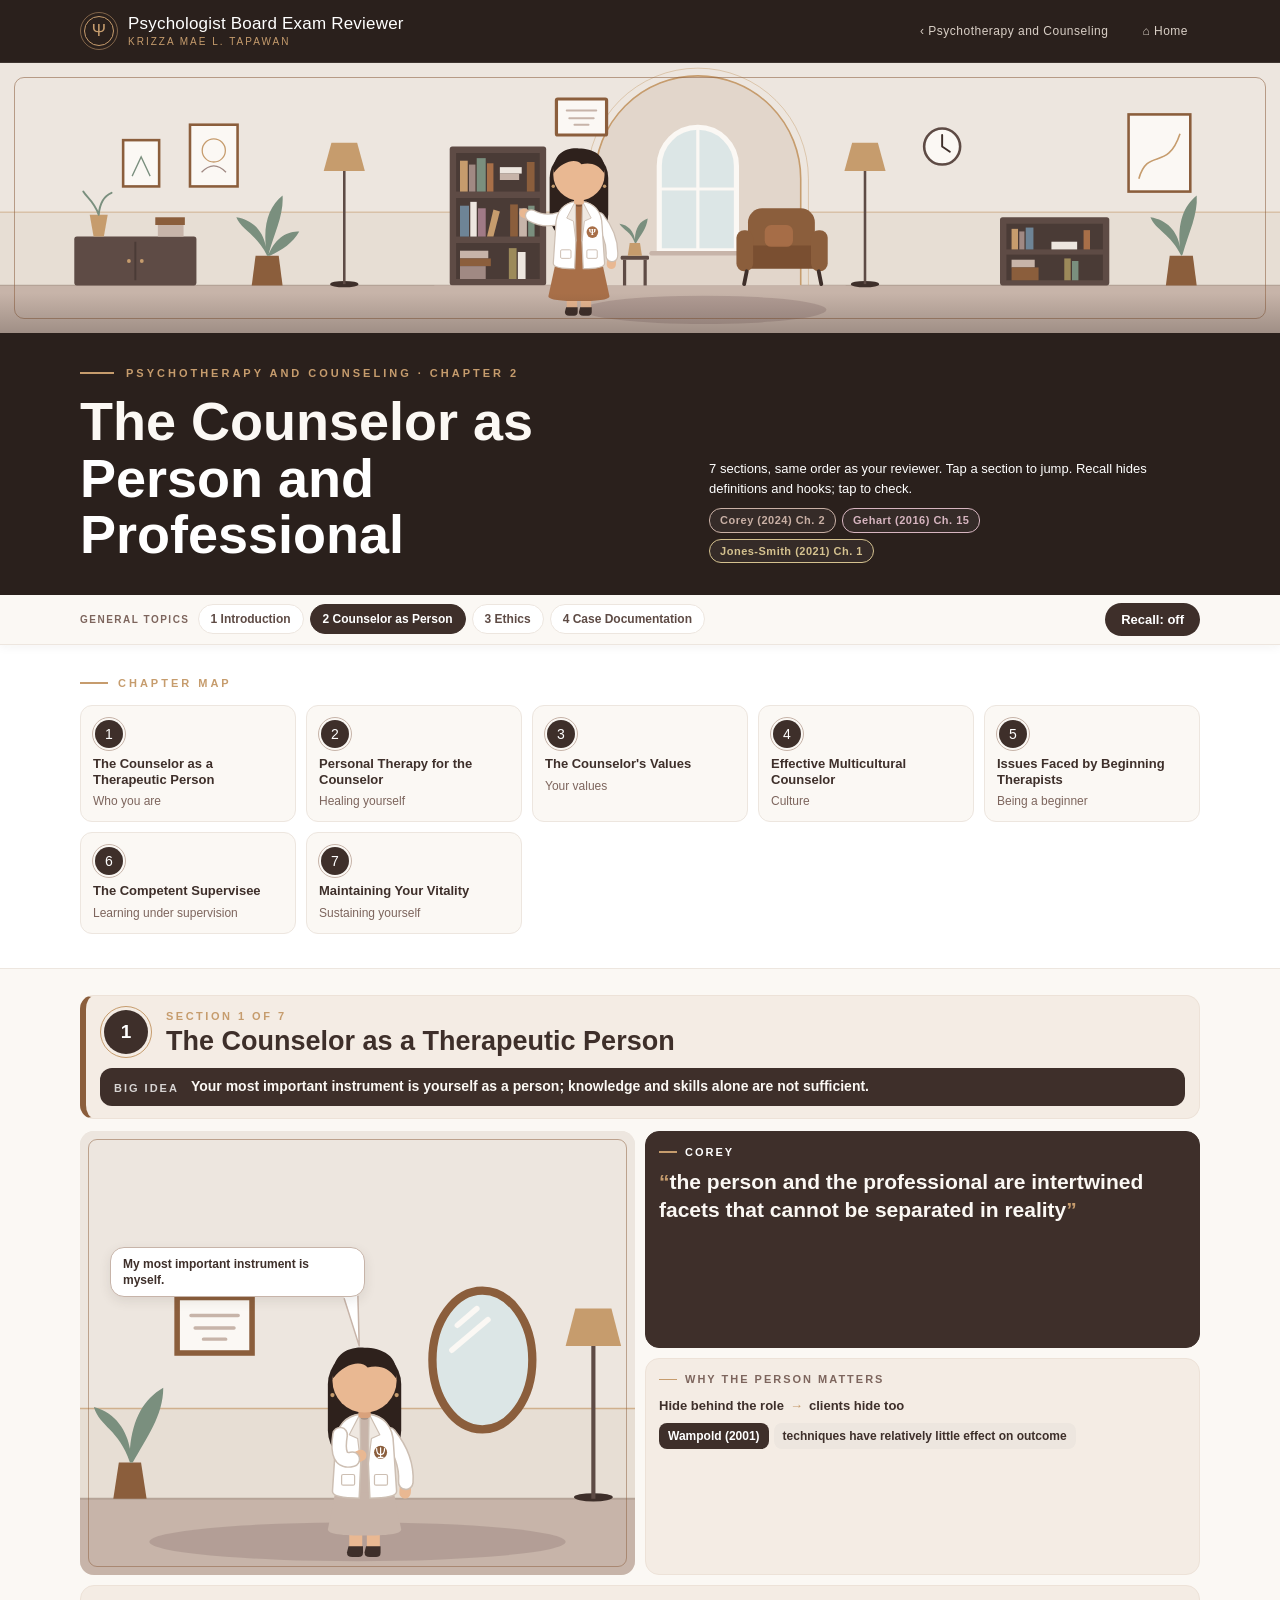
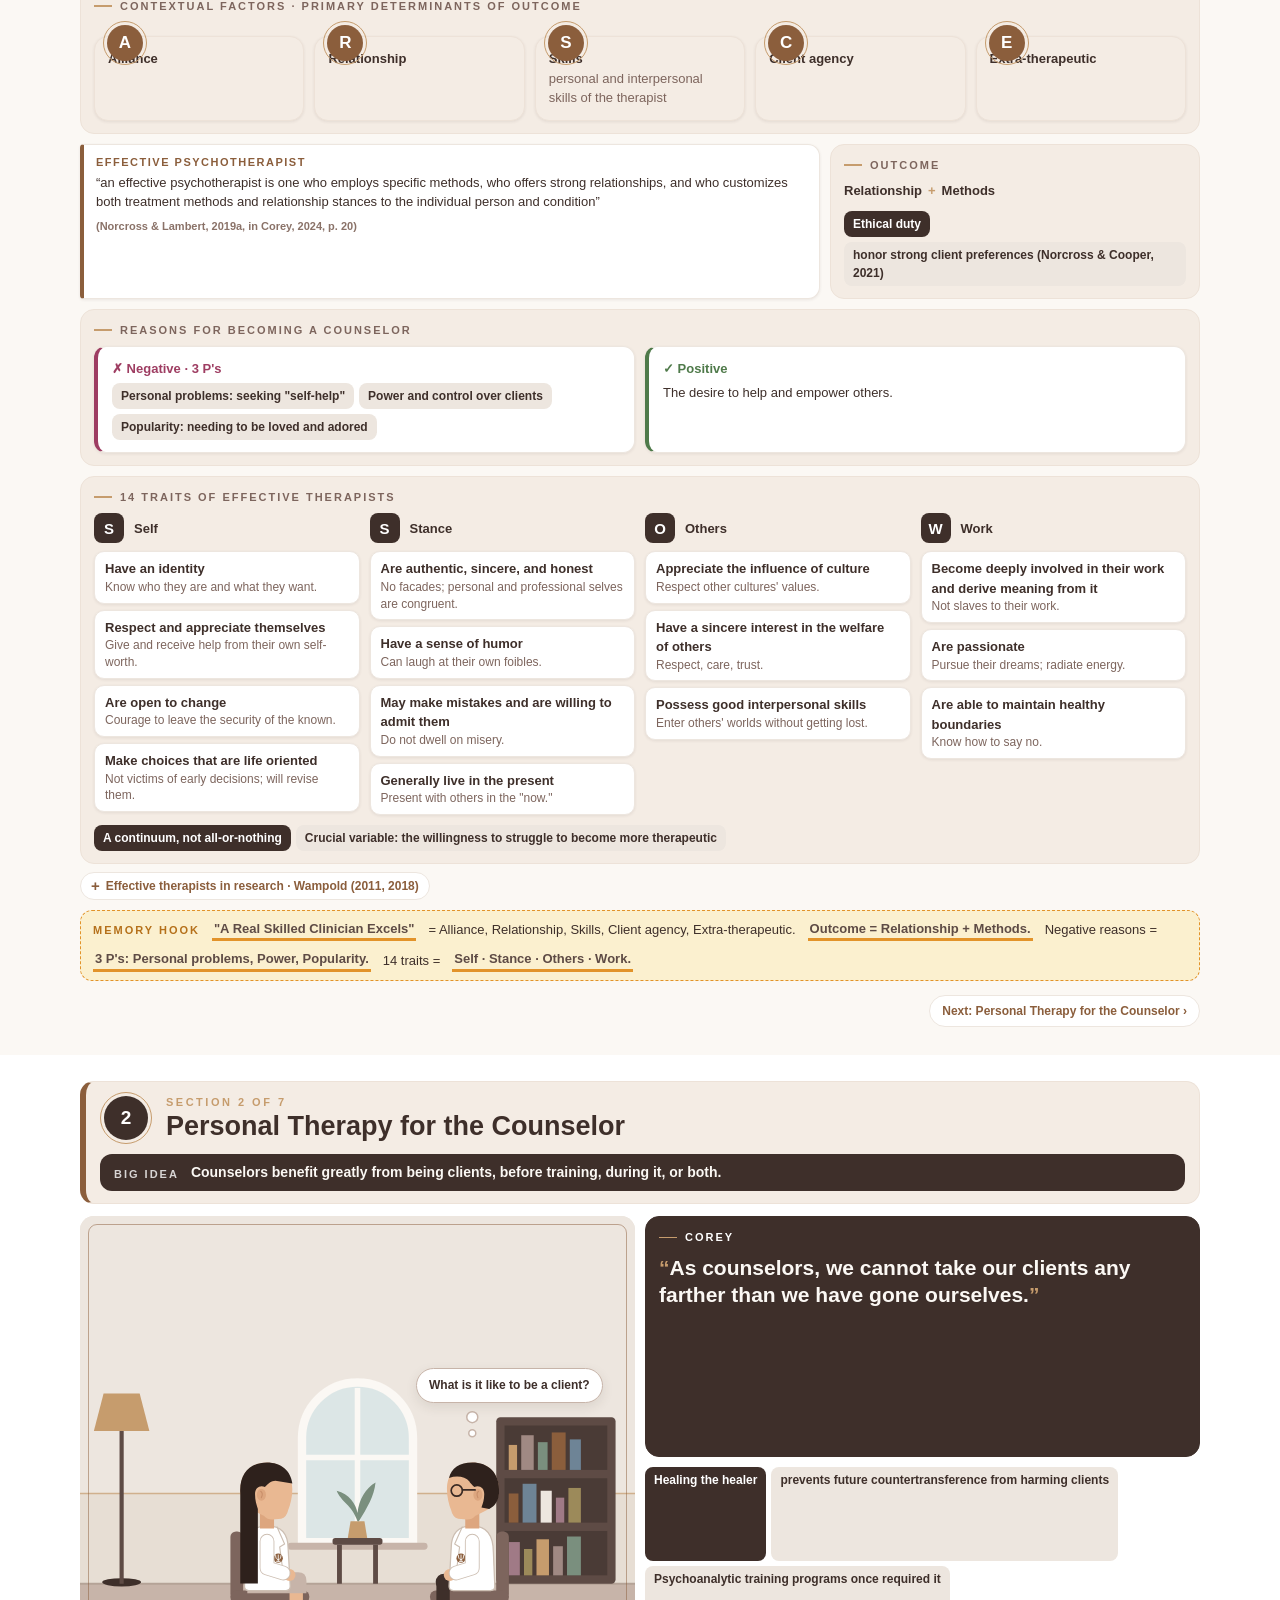
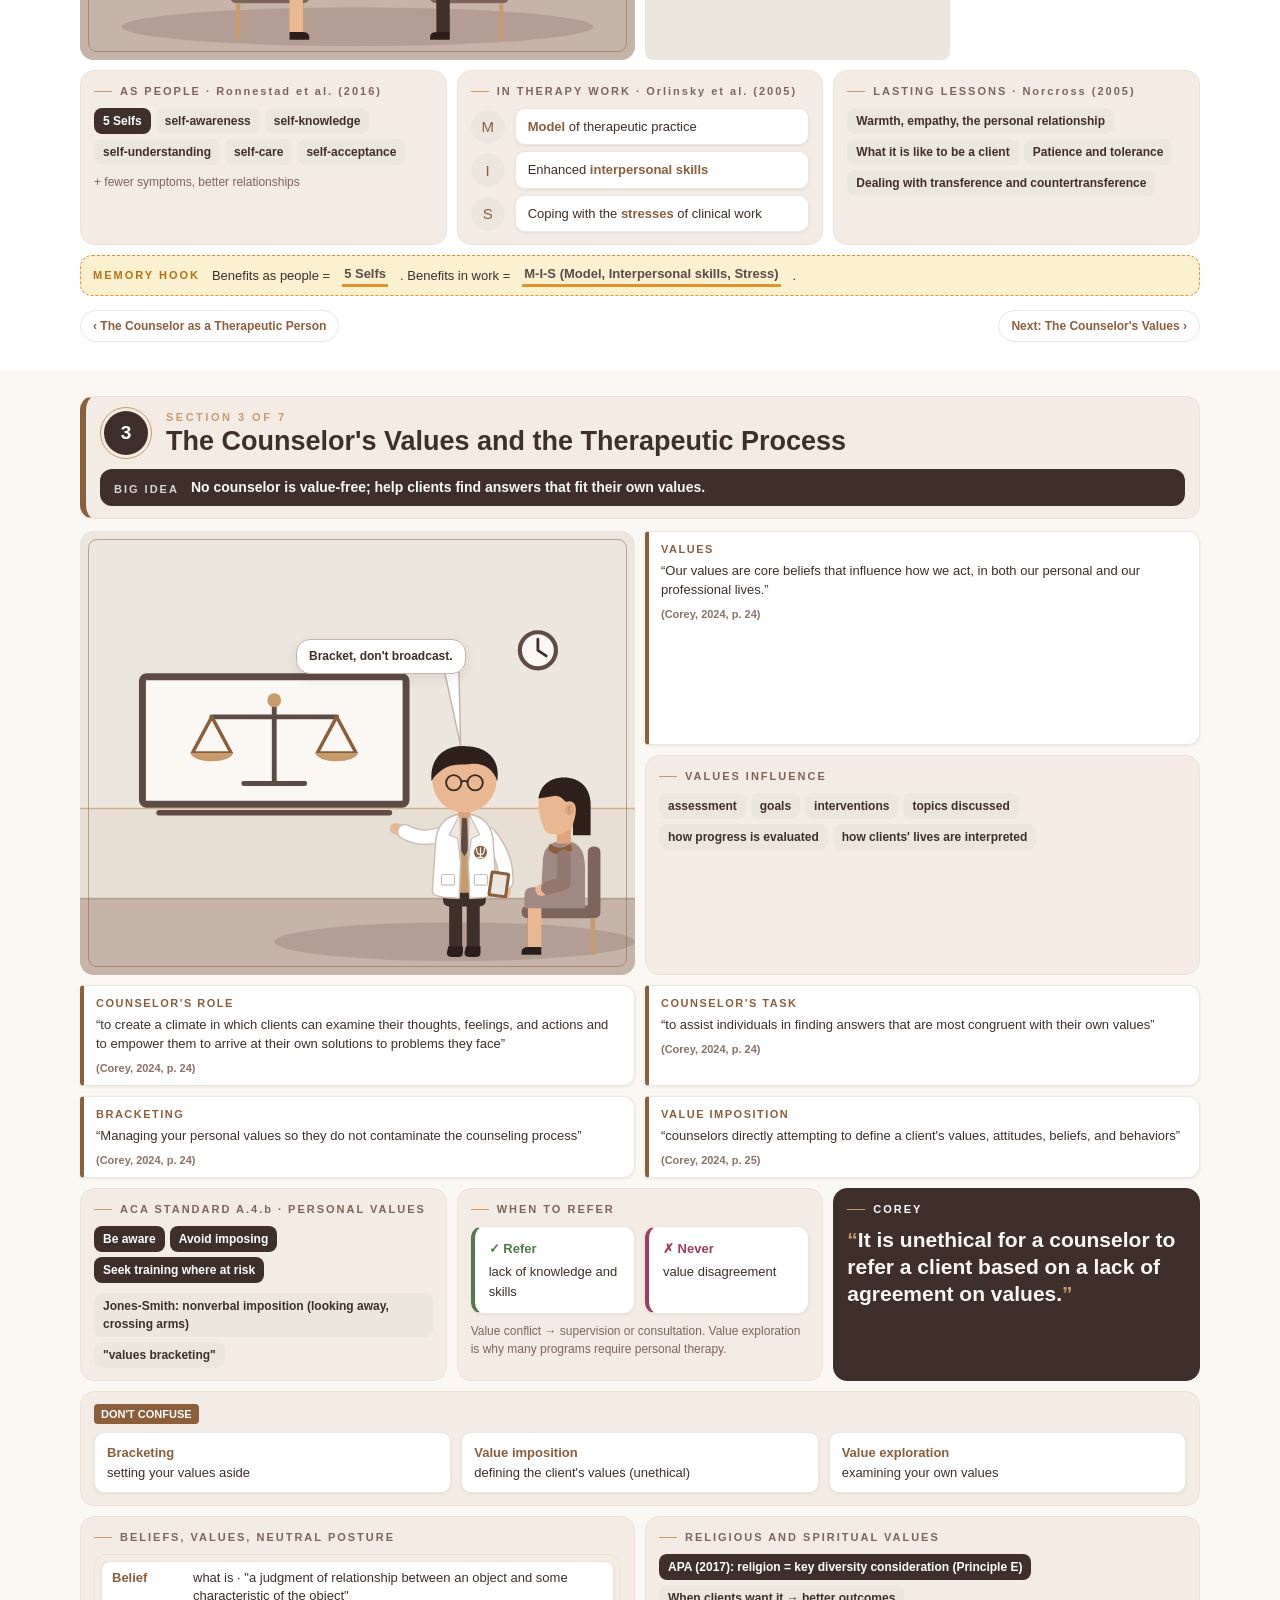
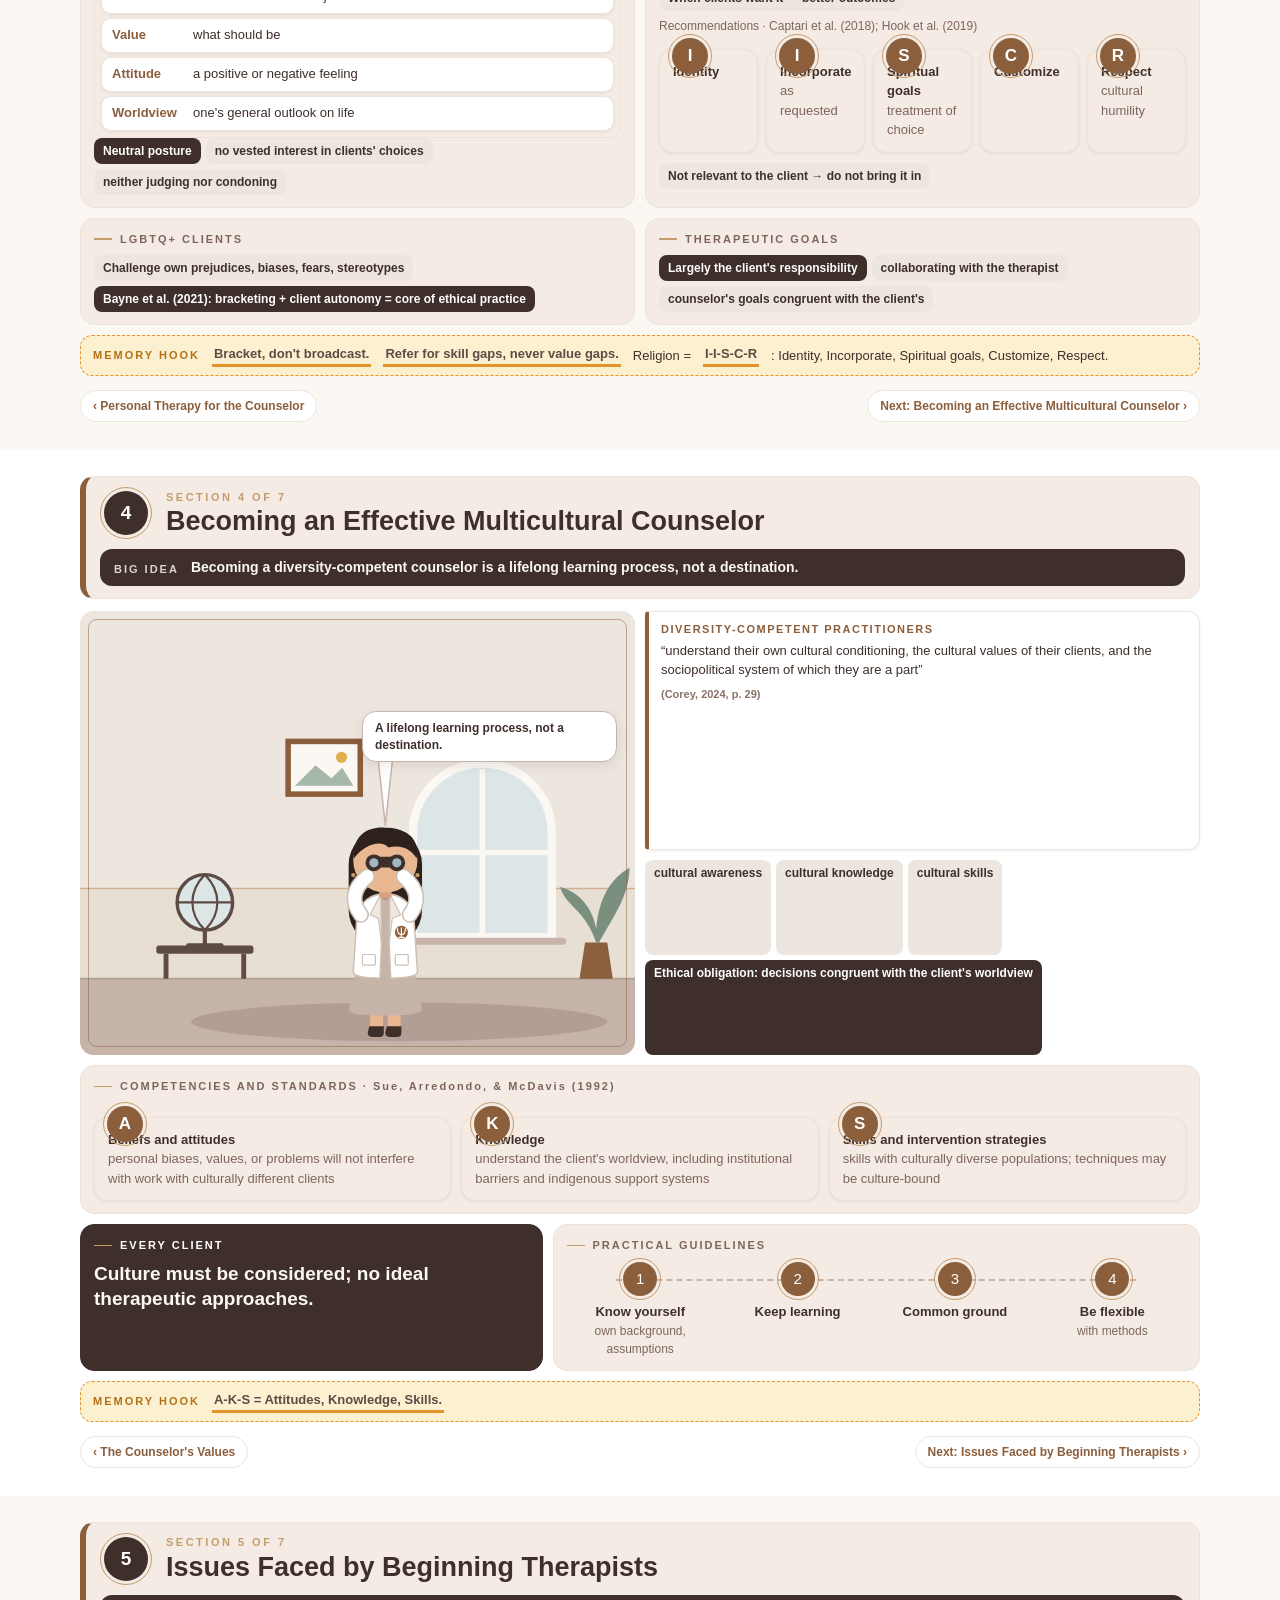
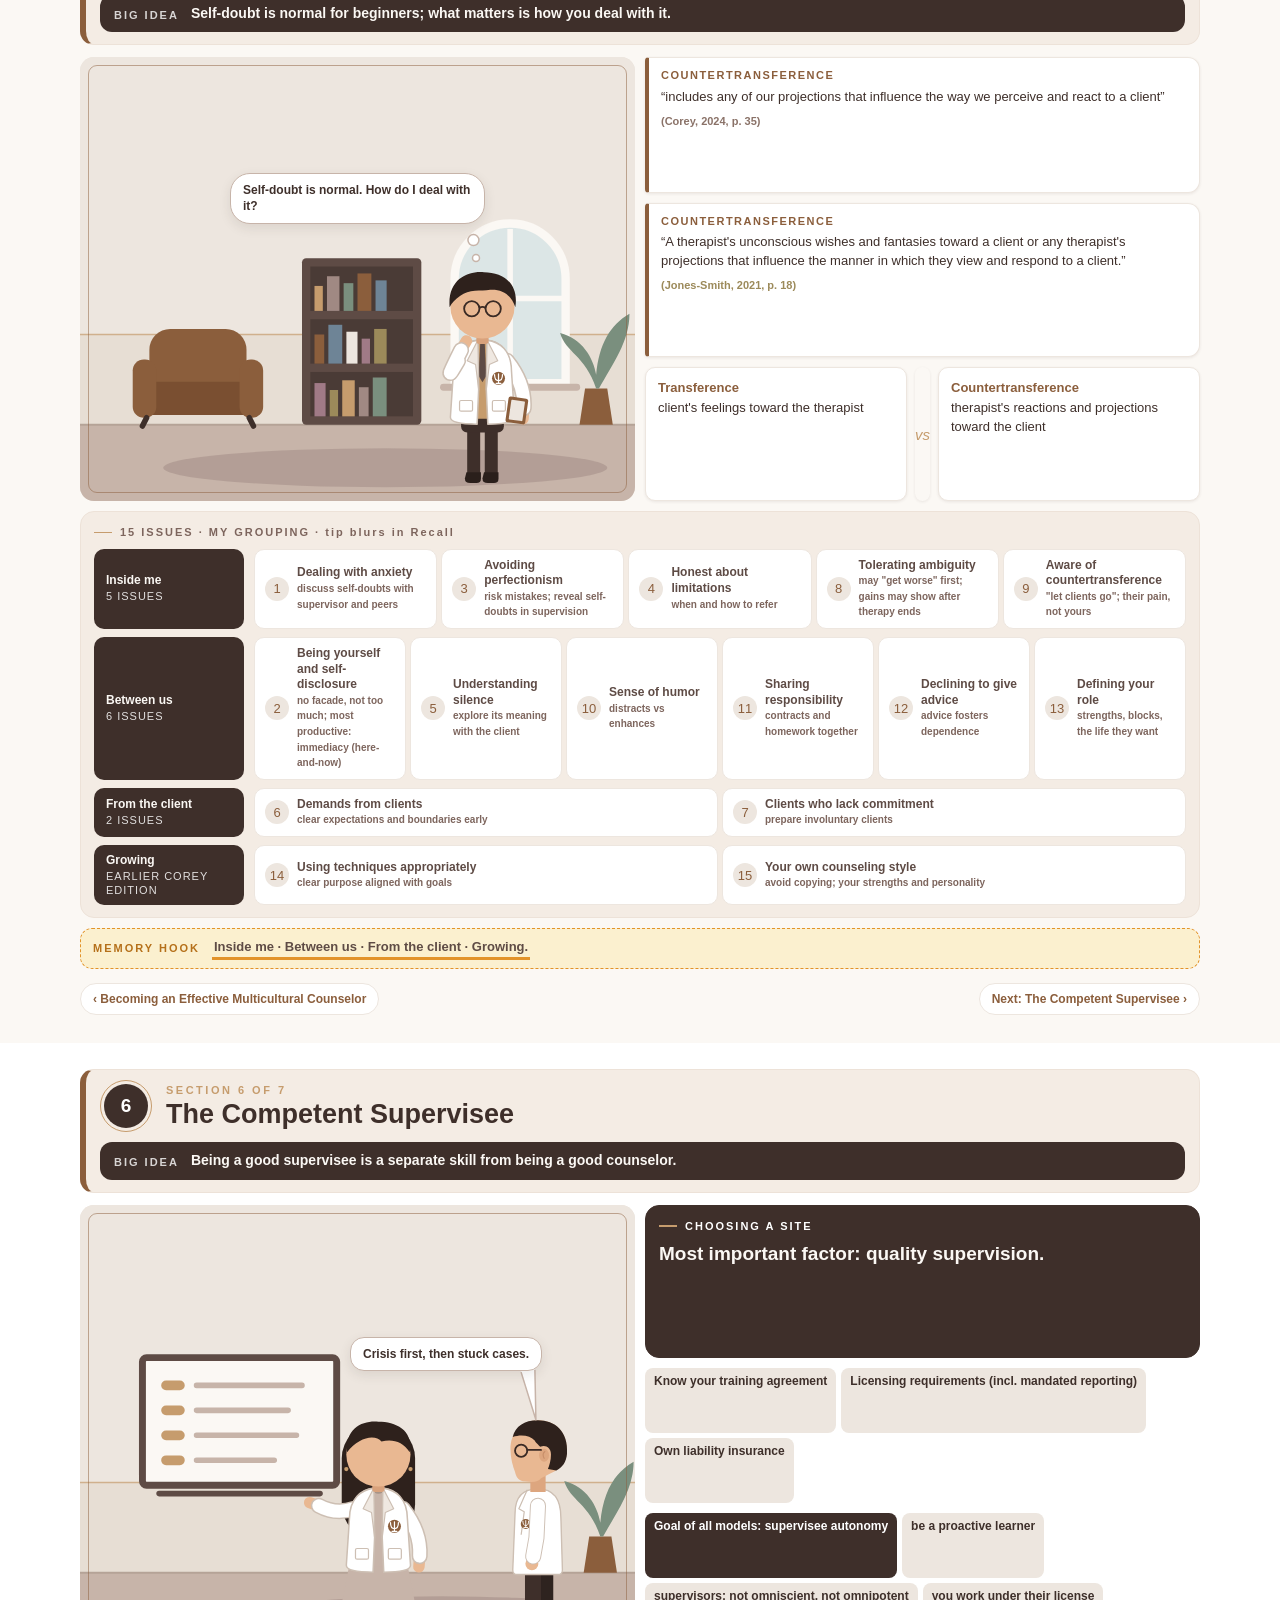
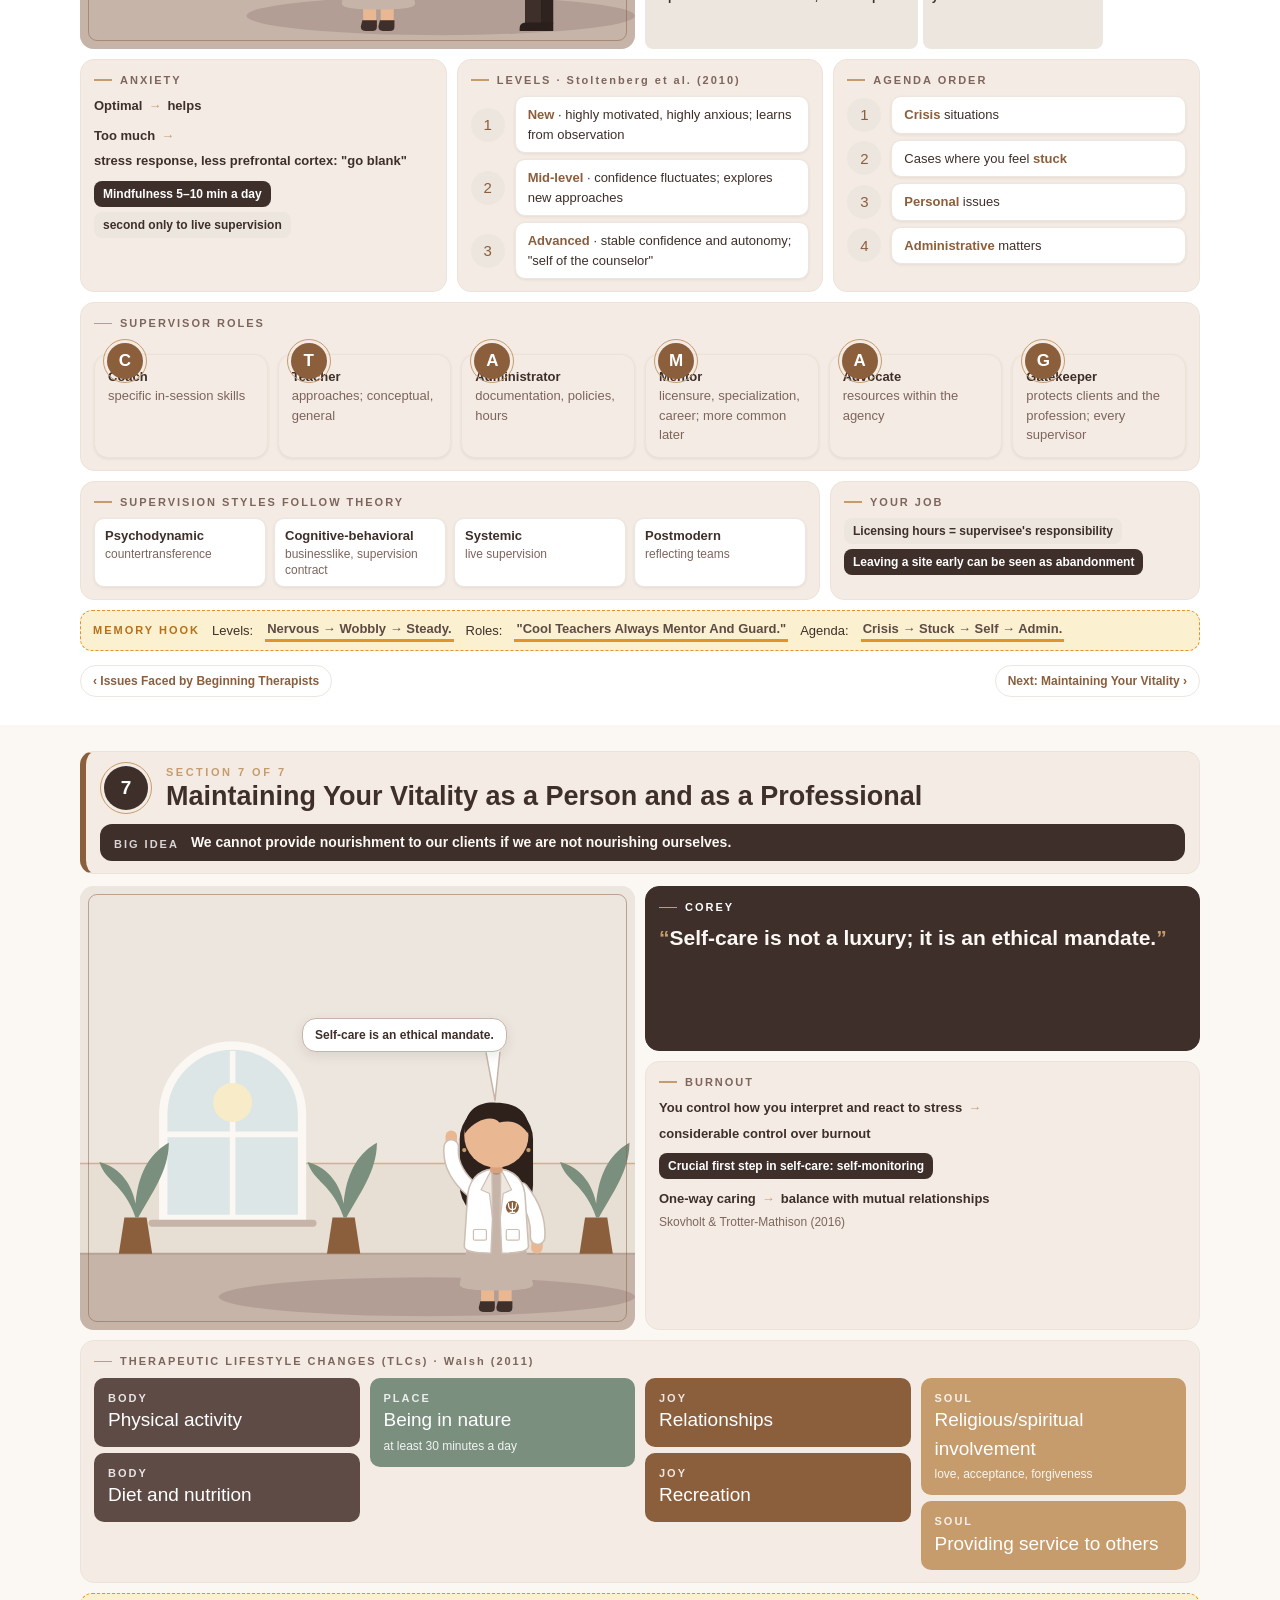
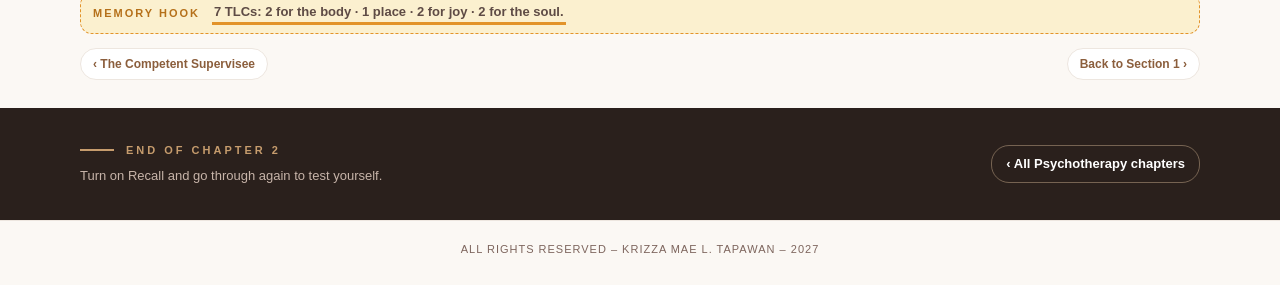
<file: chapters/psychotherapy/ch02.html>
<!DOCTYPE html>
<html lang="en">
<head>
<meta charset="utf-8">
<meta name="viewport" content="width=device-width,initial-scale=1,viewport-fit=cover">
<meta name="robots" content="noindex, nofollow, noarchive, nosnippet, noimageindex, notranslate"><meta name="googlebot" content="noindex, nofollow"><meta name="bingbot" content="noindex, nofollow"><meta name="referrer" content="no-referrer">
<meta name="theme-color" content="#2A201C">
<meta name="apple-mobile-web-app-capable" content="yes">
<meta name="apple-mobile-web-app-title" content="PBE Reviewer">
<link rel="manifest" href="../../manifest.webmanifest">
<link rel="icon" href="../../assets/psynthesized-mark-v2.svg" type="image/svg+xml">
<link rel="apple-touch-icon" href="../../assets/icon-180.png">
<title>Chapter 2 · The Counselor as Person and Professional · Psychologist Board Exam Reviewer</title>
<link rel="stylesheet" href="../../assets/style.css">
<link rel="stylesheet" href="../../assets/chapter.css">
<link rel="stylesheet" href="../../assets/fixed-header.css">
</head>
<body class="chapter">
<!--
  CHAPTER 2: THE COUNSELOR AS PERSON AND PROFESSIONAL (Psychotherapy and Counseling)
  Text source: her Word reviewer, Chapter 2 only. Quotes are verbatim with their citations.
  Each section starts with a comment like  ===== 2. COUNSELING AND PSYCHOTHERAPY =====
  Room scenes: <div class="vg" data-scene="..."> are drawn by assets/scenes.js with her characters.
  To fix a typo, change only the words between the tags.
-->
<header class="topbar">
  <a class="brand" href="../../index.html"><span class="psi">Ψ</span><span class="bt">Psychologist Board Exam Reviewer<small>KRIZZA MAE L. TAPAWAN</small></span></a>
  <span class="sp"></span>
  <a class="tlink" href="../../subject.html?s=psychotherapy">‹<span class="hide-xs"> Psychotherapy and Counseling</span></a>
  <a class="tlink" href="../../index.html" aria-label="Home">⌂<span class="hide-xs"> Home</span></a>
</header>

<section class="ch-top">
  <div class="cover" aria-hidden="true">
    <svg viewBox="0 0 2000 420" preserveAspectRatio="xMidYMax slice">
      <rect width="2000" height="420" fill="#EDE6DF"/>
      <rect y="232" width="2000" height="114" fill="#E7DED4"/>
      <path d="M0 232 H2000" stroke="#C69C6D" stroke-width="1.5" opacity=".7"/>
      <rect y="346" width="2000" height="74" fill="#C7B4A9"/>
      <path d="M0 346 H2000" stroke="#B5A397" stroke-width="2"/>
      <!-- left of the room -->
      <rect x="300" y="96" width="74" height="96" fill="#FBF8F4" stroke="#8B5E3C" stroke-width="4"/>
      <circle cx="337" cy="136" r="18" fill="none" stroke="#C69C6D" stroke-width="2"/><path d="M318 170 Q337 150 356 170" fill="none" stroke="#A08983" stroke-width="2"/>
      <rect x="196" y="120" width="56" height="72" fill="#FBF8F4" stroke="#8B5E3C" stroke-width="4"/>
      <path d="M210 176 L224 146 L238 176" fill="none" stroke="#7A8F7E" stroke-width="2"/>
      <rect x="120" y="270" width="190" height="76" rx="4" fill="#5E4B45"/><path d="M215 278 V338" stroke="#4A3B36" stroke-width="3"/><circle cx="205" cy="308" r="3" fill="#C69C6D"/><circle cx="225" cy="308" r="3" fill="#C69C6D"/>
      <path d="M150 270 l-6 -34 h28 l-6 34 Z" fill="#C69C6D"/><path d="M158 236 C150 214 140 210 134 200 M158 236 C160 214 168 206 178 202" fill="none" stroke="#7A8F7E" stroke-width="3" stroke-linecap="round"/>
      <rect x="250" y="252" width="40" height="18" fill="#C7B4A9"/><rect x="246" y="240" width="46" height="12" fill="#8B5E3C"/>
      <path d="M396 346 L444 346 L438 300 L402 300 Z" fill="#8B5E3C"/>
      <path d="M420 300 C404 266 380 260 372 240 C398 244 414 262 418 286 C414 248 424 222 444 206 C446 236 432 262 422 298 C434 270 452 262 470 262 C460 280 444 290 424 300" fill="#7A8F7E"/>
      <ellipse cx="540" cy="344" rx="22" ry="5" fill="#3E2F2A"/><path d="M540 344 V168" stroke="#5E4B45" stroke-width="4"/><path d="M508 168 H572 L560 124 H520 Z" fill="#C69C6D"/>
      <!-- right of the room -->
      <ellipse cx="1350" cy="344" rx="22" ry="5" fill="#3E2F2A"/><path d="M1350 344 V168" stroke="#5E4B45" stroke-width="4"/><path d="M1318 168 H1382 L1370 124 H1330 Z" fill="#C69C6D"/>
      <circle cx="1470" cy="130" r="28" fill="#FBF8F4" stroke="#5E4B45" stroke-width="4"/><path d="M1470 130 V112 M1470 130 L1482 138" stroke="#3E2F2A" stroke-width="3" stroke-linecap="round"/>
      <rect x="1560" y="240" width="170" height="106" rx="4" fill="#5E4B45"/><rect x="1570" y="250" width="150" height="40" fill="#4A3B36"/><rect x="1570" y="298" width="150" height="40" fill="#4A3B36"/>
      <rect x="1578" y="258" width="10" height="32" fill="#C69C6D"/><rect x="1590" y="262" width="8" height="28" fill="#A08983"/><rect x="1600" y="256" width="12" height="34" fill="#6E8496"/><rect x="1640" y="278" width="40" height="12" fill="#EDE6DF"/><rect x="1690" y="260" width="10" height="30" fill="#A86F48"/>
      <rect x="1578" y="306" width="36" height="12" fill="#C7B4A9"/><rect x="1578" y="318" width="42" height="20" fill="#8B5E3C"/><rect x="1660" y="304" width="10" height="34" fill="#9C8A5A"/><rect x="1672" y="308" width="10" height="30" fill="#7A8F7E"/>
      <rect x="1760" y="80" width="96" height="120" fill="#FBF8F4" stroke="#8B5E3C" stroke-width="4"/><path d="M1776 180 C1790 130 1820 170 1840 110" fill="none" stroke="#C69C6D" stroke-width="2.5"/>
      <path d="M1818 346 L1866 346 L1860 300 L1824 300 Z" fill="#8B5E3C"/>
      <path d="M1842 300 C1826 266 1802 260 1794 240 C1820 244 1836 262 1840 286 C1836 248 1846 222 1866 206 C1868 236 1854 262 1844 298" fill="#7A8F7E"/>
      <!-- the room: arched alcove with a double thin line -->
      <g transform="translate(680 0)">
        <path d="M250 346 V180 A160 160 0 0 1 570 180 V346 Z" fill="#E2D6CB"/>
        <path d="M250 346 V180 A160 160 0 0 1 570 180 V346" fill="none" stroke="#C69C6D" stroke-width="2.5"/>
        <path d="M238 346 V180 A172 172 0 0 1 582 180 V346" fill="none" stroke="#C69C6D" stroke-width="1" opacity=".7"/>
            <!-- window -->
            <path d="M350 292 V160 A60 60 0 0 1 470 160 V292 Z" fill="#DCE6E6"/>
            <path d="M350 292 V160 A60 60 0 0 1 470 160 V292 Z" fill="none" stroke="#FBF8F4" stroke-width="8"/>
            <path d="M410 100 V292 M350 196 H470" stroke="#FBF8F4" stroke-width="5"/>
            <path d="M338 296 H482" stroke="#C7B4A9" stroke-width="7" stroke-linecap="round"/>
            <!-- framed certificate -->
            <rect x="190" y="56" width="78" height="56" rx="2" fill="#FBF8F4" stroke="#8B5E3C" stroke-width="5"/>
            <path d="M206 74 H252 M210 86 H248 M218 96 H240" stroke="#C7B4A9" stroke-width="3" stroke-linecap="round"/>
            <!-- bookshelf -->
            <g transform="translate(-16 -84)">
              <rect x="40" y="214" width="150" height="216" rx="4" fill="#5E4B45"/>
              <rect x="50" y="224" width="130" height="60" fill="#4A3B36"/><rect x="50" y="294" width="130" height="60" fill="#4A3B36"/><rect x="50" y="364" width="130" height="56" fill="#4A3B36"/>
              <rect x="56" y="236" width="12" height="48" fill="#C69C6D"/><rect x="70" y="242" width="10" height="42" fill="#A08983"/><rect x="82" y="232" width="14" height="52" fill="#7A8F7E"/><rect x="98" y="240" width="10" height="44" fill="#A86F48"/><rect x="118" y="246" width="34" height="10" fill="#EDE6DF"/><rect x="118" y="256" width="30" height="10" fill="#C7B4A9"/><rect x="160" y="238" width="12" height="46" fill="#8B5E3C"/>
              <rect x="56" y="306" width="14" height="48" fill="#6E8496"/><rect x="72" y="300" width="10" height="54" fill="#EDE6DF"/><rect x="84" y="310" width="12" height="44" fill="#A07A86"/><path d="M98 354 L108 312 L118 315 L108 354Z" fill="#C69C6D"/><rect x="134" y="304" width="12" height="50" fill="#8B5E3C"/><rect x="148" y="310" width="12" height="44" fill="#C7B4A9"/><rect x="162" y="306" width="10" height="48" fill="#7A8F7E"/>
              <rect x="56" y="376" width="44" height="12" fill="#C7B4A9"/><rect x="56" y="388" width="48" height="12" fill="#8B5E3C"/><rect x="56" y="400" width="40" height="20" fill="#A08983"/><rect x="132" y="372" width="12" height="48" fill="#9C8A5A"/><rect x="146" y="378" width="12" height="42" fill="#EDE6DF"/>
            </g>
            <!-- floor and rug -->
            <rect x="0" y="346" width="640" height="74" fill="#C7B4A9"/>
            <ellipse cx="420" cy="384" rx="190" ry="22" fill="#A08983" opacity=".55"/>
            <!-- side table and plant -->
            <g transform="translate(40 -88)">
              <rect x="250" y="388" width="44" height="6" rx="2" fill="#5E4B45"/><path d="M256 394 V434 M288 394 V434" stroke="#5E4B45" stroke-width="5"/>
              <path d="M261 388 h22 l-3 -20 h-16 Z" fill="#C69C6D"/>
              <path d="M272 368 C266 350 254 348 248 338 C262 340 270 350 272 362 C273 344 280 334 292 330 C290 346 282 354 274 368" fill="#7A8F7E"/>
            </g>
            <!-- armchair -->
            <g transform="translate(170 -100)">
              <rect x="318" y="326" width="104" height="80" rx="22" fill="#8B5E3C"/>
              <rect x="308" y="384" width="126" height="36" rx="12" fill="#7A4F31"/>
              <rect x="300" y="360" width="26" height="64" rx="12" fill="#8B5E3C"/><rect x="416" y="360" width="26" height="64" rx="12" fill="#8B5E3C"/>
              <path d="M316 424 l-4 20 M428 424 l4 20" stroke="#3E2F2A" stroke-width="6" stroke-linecap="round"/>
              <rect x="344" y="352" width="44" height="34" rx="10" fill="#A86F48" opacity=".9"/>
            </g>
          <!-- psychologist: white coat with Psi logo over a pink dress, reaching for a book -->
          <g transform="translate(130 74) scale(.95)">
            <rect x="80" y="230" width="17" height="100" fill="#E9B892"/><path d="M79 322 h19 v8 q0 6 -6 6 h-8 q-7 0 -7 -6 Z" fill="#3E2F2A"/>
            <rect x="103" y="230" width="17" height="100" fill="#E9B892"/><path d="M102 322 h19 v8 q0 6 -6 6 h-8 q-7 0 -7 -6 Z" fill="#3E2F2A"/>
            <rect x="52" y="64" width="96" height="152" rx="46" fill="#2E211C"/>
            <path d="M22 172 L10 168" stroke="#E9B892" stroke-width="15" fill="none" stroke-linecap="round"/>
            <path d="M68 176 Q44 184 22 172" stroke="#CDBFB3" stroke-width="21" fill="none" stroke-linecap="round"/>
            <path d="M68 176 Q44 184 22 172" stroke="#FFFFFF" stroke-width="17" fill="none" stroke-linecap="round"/>
            <path d="M154 238 L153 252" stroke="#E9B892" stroke-width="15" fill="none" stroke-linecap="round"/>
            <path d="M132 176 Q156 206 154 238" stroke="#CDBFB3" stroke-width="21" fill="none" stroke-linecap="round"/>
            <path d="M132 176 Q156 206 154 238" stroke="#FFFFFF" stroke-width="17" fill="none" stroke-linecap="round"/>
            <path d="M63 244 L137 244 L150 304 C150 310 128 312 100 312 C72 312 50 310 50 304 Z" fill="#A86F48"/>
            <path d="M62 190 C62 160 80 148 100 148 C120 148 138 160 138 190 L140 252 L60 252 Z" fill="#A86F48"/>
            <path d="M88 150 Q100 162 112 150" stroke="#7E5235" stroke-width="2.5" fill="none" stroke-linecap="round"/>
            <path d="M94 149 C78 151 62 162 62 190 L58 250 C58 257 72 259 93 259 L95 214 Z" fill="#FFFFFF" stroke="#CDBFB3" stroke-width="2" stroke-linejoin="round"/>
            <path d="M106 149 C122 151 138 162 138 190 L142 250 C142 257 128 259 107 259 L105 214 Z" fill="#FFFFFF" stroke="#CDBFB3" stroke-width="2" stroke-linejoin="round"/>
            <path d="M94 149 L80 176 L91 181 L95 214 Z" fill="#EFE8E1" stroke="#CDBFB3" stroke-width="1.5" stroke-linejoin="round"/>
            <path d="M106 149 L120 176 L109 181 L105 214 Z" fill="#EFE8E1" stroke="#CDBFB3" stroke-width="1.5" stroke-linejoin="round"/>
            <rect x="70" y="228" width="17" height="14" rx="2" fill="none" stroke="#CDBFB3" stroke-width="1.6"/>
            <rect x="113" y="228" width="17" height="14" rx="2" fill="none" stroke="#CDBFB3" stroke-width="1.6"/>
            <circle cx="122" cy="199" r="9.5" fill="#A86F48"/>
            <text x="122" y="204.5" text-anchor="middle" font-family="Georgia,serif" font-size="15" font-weight="bold" fill="#FFFFFF">Ψ</text>
            <rect x="92" y="136" width="16" height="18" rx="4" fill="#E9B892"/>
            <circle cx="100" cy="105" r="42" fill="#E9B892"/>
            <path d="M59 102 C56 70 80 60 100 62 C122 62 146 72 141 102 C132 88 118 84 104 88 C96 78 74 82 59 102 Z" fill="#2E211C"/>
            <circle cx="58" cy="124" r="2.8" fill="#C69C6D"/><circle cx="142" cy="124" r="2.8" fill="#C69C6D"/>
          </g>
      </g>
    </svg>
  </div>
  <div class="ch-intro">
    <div>
      <div class="kicker">PSYCHOTHERAPY AND COUNSELING · CHAPTER 2</div>
      <h1>The Counselor as <em>Person and Professional</em></h1>
    </div>
    <div class="side-note">
      <p>7 sections, same order as your reviewer. Tap a section to jump. Recall hides definitions and hooks; tap to check.</p>
      <div class="src-chips"><span style="color:#C9B0A5">Corey (2024) Ch. 2</span><span style="color:#D7B5C0">Gehart (2016) Ch. 15</span><span style="color:#D4C18F">Jones-Smith (2021) Ch. 1</span></div>
    </div>
  </div>
</section>

<nav class="secbar" aria-label="Sections">
  <div class="secbar-in">
    <div class="chips">
      <a href="#s1"><i>1</i>Therapeutic Person</a>
      <a href="#s2"><i>2</i>Personal Therapy</a>
      <a href="#s3"><i>3</i>Values</a>
      <a href="#s4"><i>4</i>Multicultural</a>
      <a href="#s5"><i>5</i>Beginners</a>
      <a href="#s6"><i>6</i>Supervisee</a>
      <a href="#s7"><i>7</i>Vitality</a>
    </div>
    <button class="pill-btn" id="recallBtn">Recall: off</button>
  </div>
  <div class="prog"></div>
</nav>

<!-- ===== CHAPTER MAP ===== -->
<section class="chmap">
  <div class="chmap-in">
    <div class="eyebrow">CHAPTER MAP</div>
    <div class="tiles">
      <a class="tile" href="#s1"><span class="tn"><b>1</b></span><span class="tt">The Counselor as a Therapeutic Person</span><span class="tb">Who you are</span></a>
      <a class="tile" href="#s2"><span class="tn"><b>2</b></span><span class="tt">Personal Therapy for the Counselor</span><span class="tb">Healing yourself</span></a>
      <a class="tile" href="#s3"><span class="tn"><b>3</b></span><span class="tt">The Counselor's Values</span><span class="tb">Your values</span></a>
      <a class="tile" href="#s4"><span class="tn"><b>4</b></span><span class="tt">Effective Multicultural Counselor</span><span class="tb">Culture</span></a>
      <a class="tile" href="#s5"><span class="tn"><b>5</b></span><span class="tt">Issues Faced by Beginning Therapists</span><span class="tb">Being a beginner</span></a>
      <a class="tile" href="#s6"><span class="tn"><b>6</b></span><span class="tt">The Competent Supervisee</span><span class="tb">Learning under supervision</span></a>
      <a class="tile" href="#s7"><span class="tn"><b>7</b></span><span class="tt">Maintaining Your Vitality</span><span class="tb">Sustaining yourself</span></a>
    </div>
  </div>
</section>

<main>

<!-- ===== 1. THE COUNSELOR AS A THERAPEUTIC PERSON ===== -->
<section class="sec" id="s1"><div class="sec-in">
  <div class="sec-head">
    <div class="sec-num">1</div>
    <div><div class="k">SECTION 1 OF 7</div><h2>The Counselor as a Therapeutic Person</h2></div>
    <div class="bigidea"><b>BIG IDEA</b><span>Your most important instrument is yourself as a person; knowledge and skills alone are not sufficient.</span></div>
  </div>
  <div class="g g2">
    <div class="vg" data-scene="mirror"><div class="say">My most important instrument is myself.</div></div>
    <div class="g">
      <div class="panel dark"><div class="lbl">COREY</div><p class="bq">the person and the professional are intertwined facets that cannot be separated in reality</p></div>
      <div class="panel">
        <div class="lbl">WHY THE PERSON MATTERS</div>
        <div class="arrow" style="margin-bottom:8px"><span>Hide behind the role</span><i>→</i><span>clients hide too</span></div>
        <div class="kw"><span class="dk">Wampold (2001)</span><span>techniques have relatively little effect on outcome</span></div>
      </div>
    </div>
  </div>
  <div class="panel mt">
    <div class="lbl">CONTEXTUAL FACTORS · PRIMARY DETERMINANTS OF OUTCOME</div>
    <div class="g g5">
      <div class="cond panel"><span class="ltr">A</span><b>Alliance</b></div>
      <div class="cond panel"><span class="ltr">R</span><b>Relationship</b></div>
      <div class="cond panel"><span class="ltr">S</span><b>Skills</b><div class="rc muted">personal and interpersonal skills of the therapist</div></div>
      <div class="cond panel"><span class="ltr">C</span><b>Client agency</b></div>
      <div class="cond panel"><span class="ltr">E</span><b>Extra-therapeutic</b></div>
    </div>
  </div>
  <div class="g g-21 mt">
    <div class="def"><span class="term">Effective psychotherapist</span><q>an effective psychotherapist is one who employs specific methods, who offers strong relationships, and who customizes both treatment methods and relationship stances to the individual person and condition</q><span class="ci" style="color:#8A7268">(Norcross &amp; Lambert, 2019a, in Corey, 2024, p. 20)</span></div>
    <div class="panel">
      <div class="lbl">OUTCOME</div>
      <div class="arrow"><span>Relationship</span><i>+</i><span>Methods</span></div>
      <div class="kw mt"><span class="dk">Ethical duty</span><span>honor strong client preferences (Norcross &amp; Cooper, 2021)</span></div>
    </div>
  </div>
  <div class="panel mt">
    <div class="lbl">REASONS FOR BECOMING A COUNSELOR</div>
    <div class="verdict">
      <div class="bad"><b class="no">✗ Negative · 3 P's</b><div class="kw"><span>Personal problems: seeking "self-help"</span><span>Power and control over clients</span><span>Popularity: needing to be loved and adored</span></div></div>
      <div class="ok"><b class="yes">✓ Positive</b>The desire to help and empower others.</div>
    </div>
  </div>
  <div class="panel mt">
    <div class="lbl">14 TRAITS OF EFFECTIVE THERAPISTS</div>
    <div class="g g4">
      <div><div class="colhead"><i>S</i><b>Self</b></div><div class="skills">
        <div class="skill"><b>Have an identity</b><span class="rc">Know who they are and what they want.</span></div>
        <div class="skill"><b>Respect and appreciate themselves</b><span class="rc">Give and receive help from their own self-worth.</span></div>
        <div class="skill"><b>Are open to change</b><span class="rc">Courage to leave the security of the known.</span></div>
        <div class="skill"><b>Make choices that are life oriented</b><span class="rc">Not victims of early decisions; will revise them.</span></div>
      </div></div>
      <div><div class="colhead"><i>S</i><b>Stance</b></div><div class="skills">
        <div class="skill"><b>Are authentic, sincere, and honest</b><span class="rc">No facades; personal and professional selves are congruent.</span></div>
        <div class="skill"><b>Have a sense of humor</b><span class="rc">Can laugh at their own foibles.</span></div>
        <div class="skill"><b>May make mistakes and are willing to admit them</b><span class="rc">Do not dwell on misery.</span></div>
        <div class="skill"><b>Generally live in the present</b><span class="rc">Present with others in the "now."</span></div>
      </div></div>
      <div><div class="colhead"><i>O</i><b>Others</b></div><div class="skills">
        <div class="skill"><b>Appreciate the influence of culture</b><span class="rc">Respect other cultures' values.</span></div>
        <div class="skill"><b>Have a sincere interest in the welfare of others</b><span class="rc">Respect, care, trust.</span></div>
        <div class="skill"><b>Possess good interpersonal skills</b><span class="rc">Enter others' worlds without getting lost.</span></div>
      </div></div>
      <div><div class="colhead"><i>W</i><b>Work</b></div><div class="skills">
        <div class="skill"><b>Become deeply involved in their work and derive meaning from it</b><span class="rc">Not slaves to their work.</span></div>
        <div class="skill"><b>Are passionate</b><span class="rc">Pursue their dreams; radiate energy.</span></div>
        <div class="skill"><b>Are able to maintain healthy boundaries</b><span class="rc">Know how to say no.</span></div>
      </div></div>
    </div>
    <div class="kw mt"><span class="dk">A continuum, not all-or-nothing</span><span>Crucial variable: the willingness to struggle to become more therapeutic</span></div>
  </div>
  <details class="more"><summary>Effective therapists in research · Wampold (2011, 2018)</summary><div class="kw">
    <span>Broad interpersonal skills</span><span>Alliances with many kinds of clients</span><span>Acceptable, adaptive explanation of distress</span><span>Consistent treatment plan</span><span>Communicate hope</span><span>Know their countertransference</span><span>Know the best evidence</span><span>Keep developing professionally</span>
  </div></details>
  <div class="hook mt"><b>MEMORY HOOK</b><mark>"A Real Skilled Clinician Excels"</mark> = Alliance, Relationship, Skills, Client agency, Extra-therapeutic. <mark>Outcome = Relationship + Methods.</mark> Negative reasons = <mark>3 P's: Personal problems, Power, Popularity.</mark> 14 traits = <mark>Self · Stance · Others · Work.</mark></div>
  <div class="secnext"><span></span><a href="#s2">Next: Personal Therapy for the Counselor ›</a></div>
</div></section>

<!-- ===== 2. PERSONAL THERAPY FOR THE COUNSELOR ===== -->
<section class="sec" id="s2"><div class="sec-in">
  <div class="sec-head">
    <div class="sec-num">2</div>
    <div><div class="k">SECTION 2 OF 7</div><h2>Personal Therapy for the Counselor</h2></div>
    <div class="bigidea"><b>BIG IDEA</b><span>Counselors benefit greatly from being clients, before training, during it, or both.</span></div>
  </div>
  <div class="g g2">
    <div class="vg" data-scene="twosit"><div class="say think" data-who="1">What is it like to be a client?</div></div>
    <div class="g">
      <div class="panel dark"><div class="lbl">COREY</div><p class="bq">As counselors, we cannot take our clients any farther than we have gone ourselves.</p></div>
      <div class="kw"><span class="dk">Healing the healer</span><span>prevents future countertransference from harming clients</span><span>Psychoanalytic training programs once required it</span></div>
    </div>
  </div>
  <div class="g g3 mt">
    <div class="panel">
      <div class="lbl">AS PEOPLE · Ronnestad et al. (2016)</div>
      <div class="kw"><span class="dk">5 Selfs</span><span>self-awareness</span><span>self-knowledge</span><span>self-understanding</span><span>self-care</span><span>self-acceptance</span></div>
      <p class="muted" style="margin:8px 0 0;font-size:var(--fs-sm)">+ fewer symptoms, better relationships</p>
    </div>
    <div class="panel">
      <div class="lbl">IN THERAPY WORK · Orlinsky et al. (2005)</div>
      <div class="ladder">
        <div class="rung"><i>M</i><div><b>Model</b> of therapeutic practice</div></div>
        <div class="rung"><i>I</i><div>Enhanced <b>interpersonal skills</b></div></div>
        <div class="rung"><i>S</i><div>Coping with the <b>stresses</b> of clinical work</div></div>
      </div>
    </div>
    <div class="panel">
      <div class="lbl">LASTING LESSONS · Norcross (2005)</div>
      <div class="kw"><span>Warmth, empathy, the personal relationship</span><span>What it is like to be a client</span><span>Patience and tolerance</span><span>Dealing with transference and countertransference</span></div>
    </div>
  </div>
  <div class="hook mt"><b>MEMORY HOOK</b>Benefits as people = <mark>5 Selfs</mark>. Benefits in work = <mark>M-I-S (Model, Interpersonal skills, Stress)</mark>.</div>
  <div class="secnext"><a href="#s1">‹ The Counselor as a Therapeutic Person</a><a href="#s3">Next: The Counselor's Values ›</a></div>
</div></section>

<!-- ===== 3. THE COUNSELOR'S VALUES AND THE THERAPEUTIC PROCESS ===== -->
<section class="sec" id="s3"><div class="sec-in">
  <div class="sec-head">
    <div class="sec-num">3</div>
    <div><div class="k">SECTION 3 OF 7</div><h2>The Counselor's Values and the Therapeutic Process</h2></div>
    <div class="bigidea"><b>BIG IDEA</b><span>No counselor is value-free; help clients find answers that fit their own values.</span></div>
  </div>
  <div class="g g2">
    <div class="vg" data-scene="scale"><div class="say">Bracket, don't broadcast.</div></div>
    <div class="g">
      <div class="def"><span class="term">Values</span><q>Our values are core beliefs that influence how we act, in both our personal and our professional lives.</q><span class="ci" style="color:#8A7268">(Corey, 2024, p. 24)</span></div>
      <div class="panel">
        <div class="lbl">VALUES INFLUENCE</div>
        <div class="kw"><span>assessment</span><span>goals</span><span>interventions</span><span>topics discussed</span><span>how progress is evaluated</span><span>how clients' lives are interpreted</span></div>
      </div>
    </div>
  </div>
  <div class="g g2 mt">
    <div class="def"><span class="term">Counselor's role</span><q>to create a climate in which clients can examine their thoughts, feelings, and actions and to empower them to arrive at their own solutions to problems they face</q><span class="ci" style="color:#8A7268">(Corey, 2024, p. 24)</span></div>
    <div class="def"><span class="term">Counselor's task</span><q>to assist individuals in finding answers that are most congruent with their own values</q><span class="ci" style="color:#8A7268">(Corey, 2024, p. 24)</span></div>
    <div class="def"><span class="term">Bracketing</span><q>Managing your personal values so they do not contaminate the counseling process</q><span class="ci" style="color:#8A7268">(Corey, 2024, p. 24)</span></div>
    <div class="def"><span class="term">Value imposition</span><q>counselors directly attempting to define a client's values, attitudes, beliefs, and behaviors</q><span class="ci" style="color:#8A7268">(Corey, 2024, p. 25)</span></div>
  </div>
  <div class="g g3 mt">
    <div class="panel">
      <div class="lbl">ACA STANDARD A.4.b · PERSONAL VALUES</div>
      <div class="kw"><span class="dk">Be aware</span><span class="dk">Avoid imposing</span><span class="dk">Seek training where at risk</span></div>
      <div class="kw mt"><span>Jones-Smith: nonverbal imposition (looking away, crossing arms)</span><span>"values bracketing"</span></div>
    </div>
    <div class="panel">
      <div class="lbl">WHEN TO REFER</div>
      <div class="verdict">
        <div class="ok"><b class="yes">✓ Refer</b>lack of knowledge and skills</div>
        <div class="bad"><b class="no">✗ Never</b>value disagreement</div>
      </div>
      <p class="muted" style="margin:8px 0 0;font-size:var(--fs-sm)">Value conflict → supervision or consultation. Value exploration is why many programs require personal therapy.</p>
    </div>
    <div class="panel dark"><div class="lbl">COREY</div><p class="bq">It is unethical for a counselor to refer a client based on a lack of agreement on values.</p></div>
  </div>
  <div class="panel mt">
    <div class="trapline"><span class="trap">DON'T CONFUSE</span></div>
    <div class="g g3">
      <div class="confuse" style="grid-template-columns:1fr"><div><b>Bracketing</b>setting your values aside</div></div>
      <div class="confuse" style="grid-template-columns:1fr"><div><b>Value imposition</b>defining the client's values (unethical)</div></div>
      <div class="confuse" style="grid-template-columns:1fr"><div><b>Value exploration</b>examining your own values</div></div>
    </div>
  </div>
  <div class="g g2 mt">
    <div class="panel">
      <div class="lbl">BELIEFS, VALUES, NEUTRAL POSTURE</div>
      <table class="cmp">
        <tr><td>Belief</td><td>what is · "a judgment of relationship between an object and some characteristic of the object"</td></tr>
        <tr><td>Value</td><td>what should be</td></tr>
        <tr><td>Attitude</td><td>a positive or negative feeling</td></tr>
        <tr><td>Worldview</td><td>one's general outlook on life</td></tr>
      </table>
      <div class="kw"><span class="dk">Neutral posture</span><span>no vested interest in clients' choices</span><span>neither judging nor condoning</span></div>
    </div>
    <div class="panel">
      <div class="lbl">RELIGIOUS AND SPIRITUAL VALUES</div>
      <div class="kw" style="margin-bottom:6px"><span class="dk">APA (2017): religion = key diversity consideration (Principle E)</span><span>When clients want it → better outcomes</span></div>
      <p class="muted" style="margin:0;font-size:var(--fs-sm)">Recommendations · Captari et al. (2018); Hook et al. (2019)</p>
      <div class="g g5" style="gap:8px">
        <div class="cond panel"><span class="ltr">I</span><b>Identity</b></div>
        <div class="cond panel"><span class="ltr">I</span><b>Incorporate</b><div class="rc muted">as requested</div></div>
        <div class="cond panel"><span class="ltr">S</span><b>Spiritual goals</b><div class="rc muted">treatment of choice</div></div>
        <div class="cond panel"><span class="ltr">C</span><b>Customize</b></div>
        <div class="cond panel"><span class="ltr">R</span><b>Respect</b><div class="rc muted">cultural humility</div></div>
      </div>
      <div class="kw mt"><span>Not relevant to the client → do not bring it in</span></div>
    </div>
  </div>
  <div class="g g2 mt">
    <div class="panel"><div class="lbl">LGBTQ+ CLIENTS</div><div class="kw"><span>Challenge own prejudices, biases, fears, stereotypes</span><span class="dk">Bayne et al. (2021): bracketing + client autonomy = core of ethical practice</span></div></div>
    <div class="panel"><div class="lbl">THERAPEUTIC GOALS</div><div class="kw"><span class="dk">Largely the client's responsibility</span><span>collaborating with the therapist</span><span>counselor's goals congruent with the client's</span></div></div>
  </div>
  <div class="hook mt"><b>MEMORY HOOK</b><mark>Bracket, don't broadcast.</mark><mark>Refer for skill gaps, never value gaps.</mark> Religion = <mark>I-I-S-C-R</mark>: Identity, Incorporate, Spiritual goals, Customize, Respect.</div>
  <div class="secnext"><a href="#s2">‹ Personal Therapy for the Counselor</a><a href="#s4">Next: Becoming an Effective Multicultural Counselor ›</a></div>
</div></section>

<!-- ===== 4. BECOMING AN EFFECTIVE MULTICULTURAL COUNSELOR ===== -->
<section class="sec" id="s4"><div class="sec-in">
  <div class="sec-head">
    <div class="sec-num">4</div>
    <div><div class="k">SECTION 4 OF 7</div><h2>Becoming an Effective Multicultural Counselor</h2></div>
    <div class="bigidea"><b>BIG IDEA</b><span>Becoming a diversity-competent counselor is a lifelong learning process, not a destination.</span></div>
  </div>
  <div class="g g2">
    <div class="vg" data-scene="culture"><div class="say">A lifelong learning process, not a destination.</div></div>
    <div class="g">
      <div class="def"><span class="term">Diversity-competent practitioners</span><q>understand their own cultural conditioning, the cultural values of their clients, and the sociopolitical system of which they are a part</q><span class="ci" style="color:#8A7268">(Corey, 2024, p. 29)</span></div>
      <div class="kw"><span>cultural awareness</span><span>cultural knowledge</span><span>cultural skills</span><span class="dk">Ethical obligation: decisions congruent with the client's worldview</span></div>
    </div>
  </div>
  <div class="panel mt">
    <div class="lbl">COMPETENCIES AND STANDARDS · Sue, Arredondo, &amp; McDavis (1992)</div>
    <div class="g g3">
      <div class="cond panel"><span class="ltr">A</span><b>Beliefs and attitudes</b><div class="rc muted">personal biases, values, or problems will not interfere with work with culturally different clients</div></div>
      <div class="cond panel"><span class="ltr">K</span><b>Knowledge</b><div class="rc muted">understand the client's worldview, including institutional barriers and indigenous support systems</div></div>
      <div class="cond panel"><span class="ltr">S</span><b>Skills and intervention strategies</b><div class="rc muted">skills with culturally diverse populations; techniques may be culture-bound</div></div>
    </div>
  </div>
  <div class="g g-12 mt">
    <div class="panel dark"><div class="lbl">EVERY CLIENT</div><p style="margin:0;font-size:19px;font-weight:bold;line-height:1.3;color:#FBF8F4">Culture must be considered; no ideal therapeutic approaches.</p></div>
    <div class="panel"><div class="lbl">PRACTICAL GUIDELINES</div><div class="track sm">
      <div class="step"><div class="n">1</div><b>Know yourself</b><span>own background, assumptions</span></div>
      <div class="step"><div class="n">2</div><b>Keep learning</b></div>
      <div class="step"><div class="n">3</div><b>Common ground</b></div>
      <div class="step"><div class="n">4</div><b>Be flexible</b><span>with methods</span></div>
    </div></div>
  </div>
  <div class="hook mt"><b>MEMORY HOOK</b><mark>A-K-S = Attitudes, Knowledge, Skills.</mark></div>
  <div class="secnext"><a href="#s3">‹ The Counselor's Values</a><a href="#s5">Next: Issues Faced by Beginning Therapists ›</a></div>
</div></section>

<!-- ===== 5. ISSUES FACED BY BEGINNING THERAPISTS ===== -->
<section class="sec" id="s5"><div class="sec-in">
  <div class="sec-head">
    <div class="sec-num">5</div>
    <div><div class="k">SECTION 5 OF 7</div><h2>Issues Faced by Beginning Therapists</h2></div>
    <div class="bigidea"><b>BIG IDEA</b><span>Self-doubt is normal for beginners; what matters is how you deal with it.</span></div>
  </div>
  <div class="g g2">
    <div class="vg" data-scene="doubt"><div class="say think">Self-doubt is normal. How do I deal with it?</div></div>
    <div class="g">
      <div class="def"><span class="term">Countertransference</span><q>includes any of our projections that influence the way we perceive and react to a client</q><span class="ci" style="color:#8A7268">(Corey, 2024, p. 35)</span></div>
      <div class="def"><span class="term">Countertransference</span><q>A therapist's unconscious wishes and fantasies toward a client or any therapist's projections that influence the manner in which they view and respond to a client.</q><span class="ci" style="color:#9C8A5A">(Jones-Smith, 2021, p. 18)</span></div>
      <div class="confuse"><div><b>Transference</b>client's feelings toward the therapist</div><div class="vs">vs</div><div><b>Countertransference</b>therapist's reactions and projections toward the client</div></div>
    </div>
  </div>
  <div class="panel mt">
    <div class="lbl">15 ISSUES · MY GROUPING · tip blurs in Recall</div>
    <div class="lanes">
      <div class="lane"><div class="who">Inside me<small>5 ISSUES</small></div><div class="chevs">
        <span class="chev"><i>1</i><span>Dealing with anxiety<br><small class="rc muted">discuss self-doubts with supervisor and peers</small></span></span>
        <span class="chev"><i>3</i><span>Avoiding perfectionism<br><small class="rc muted">risk mistakes; reveal self-doubts in supervision</small></span></span>
        <span class="chev"><i>4</i><span>Honest about limitations<br><small class="rc muted">when and how to refer</small></span></span>
        <span class="chev"><i>8</i><span>Tolerating ambiguity<br><small class="rc muted">may "get worse" first; gains may show after therapy ends</small></span></span>
        <span class="chev"><i>9</i><span>Aware of countertransference<br><small class="rc muted">"let clients go"; their pain, not yours</small></span></span>
      </div></div>
      <div class="lane"><div class="who">Between us<small>6 ISSUES</small></div><div class="chevs">
        <span class="chev"><i>2</i><span>Being yourself and self-disclosure<br><small class="rc muted">no facade, not too much; most productive: immediacy (here-and-now)</small></span></span>
        <span class="chev"><i>5</i><span>Understanding silence<br><small class="rc muted">explore its meaning with the client</small></span></span>
        <span class="chev"><i>10</i><span>Sense of humor<br><small class="rc muted">distracts vs enhances</small></span></span>
        <span class="chev"><i>11</i><span>Sharing responsibility<br><small class="rc muted">contracts and homework together</small></span></span>
        <span class="chev"><i>12</i><span>Declining to give advice<br><small class="rc muted">advice fosters dependence</small></span></span>
        <span class="chev"><i>13</i><span>Defining your role<br><small class="rc muted">strengths, blocks, the life they want</small></span></span>
      </div></div>
      <div class="lane"><div class="who">From the client<small>2 ISSUES</small></div><div class="chevs">
        <span class="chev"><i>6</i><span>Demands from clients<br><small class="rc muted">clear expectations and boundaries early</small></span></span>
        <span class="chev"><i>7</i><span>Clients who lack commitment<br><small class="rc muted">prepare involuntary clients</small></span></span>
      </div></div>
      <div class="lane"><div class="who">Growing<small>EARLIER COREY EDITION</small></div><div class="chevs">
        <span class="chev"><i>14</i><span>Using techniques appropriately<br><small class="rc muted">clear purpose aligned with goals</small></span></span>
        <span class="chev"><i>15</i><span>Your own counseling style<br><small class="rc muted">avoid copying; your strengths and personality</small></span></span>
      </div></div>
    </div>
  </div>
  <div class="hook mt"><b>MEMORY HOOK</b><mark>Inside me · Between us · From the client · Growing.</mark></div>
  <div class="secnext"><a href="#s4">‹ Becoming an Effective Multicultural Counselor</a><a href="#s6">Next: The Competent Supervisee ›</a></div>
</div></section>

<!-- ===== 6. THE COMPETENT SUPERVISEE ===== -->
<section class="sec" id="s6"><div class="sec-in">
  <div class="sec-head">
    <div class="sec-num">6</div>
    <div><div class="k">SECTION 6 OF 7</div><h2>The Competent Supervisee</h2></div>
    <div class="bigidea"><b>BIG IDEA</b><span>Being a good supervisee is a separate skill from being a good counselor.</span></div>
  </div>
  <div class="g g2">
    <div class="vg" data-scene="supervise"><div class="say">Crisis first, then stuck cases.</div></div>
    <div class="g">
      <div class="panel dark"><div class="lbl">CHOOSING A SITE</div><p style="margin:0;font-size:19px;font-weight:bold;line-height:1.3;color:#FBF8F4">Most important factor: quality supervision.</p></div>
      <div class="kw"><span>Know your training agreement</span><span>Licensing requirements (incl. mandated reporting)</span><span>Own liability insurance</span></div>
      <div class="kw"><span class="dk">Goal of all models: supervisee autonomy</span><span>be a proactive learner</span><span>supervisors: not omniscient, not omnipotent</span><span>you work under their license</span></div>
    </div>
  </div>
  <div class="g g3 mt">
    <div class="panel">
      <div class="lbl">ANXIETY</div>
      <div class="arrow"><span>Optimal</span><i>→</i><span>helps</span></div>
      <div class="arrow mt"><span>Too much</span><i>→</i><span>stress response, less prefrontal cortex: "go blank"</span></div>
      <div class="kw mt"><span class="dk">Mindfulness 5–10 min a day</span><span>second only to live supervision</span></div>
    </div>
    <div class="panel">
      <div class="lbl">LEVELS · Stoltenberg et al. (2010)</div>
      <div class="ladder">
        <div class="rung"><i>1</i><div><b>New</b> · <span class="rc">highly motivated, highly anxious; learns from observation</span></div></div>
        <div class="rung"><i>2</i><div><b>Mid-level</b> · <span class="rc">confidence fluctuates; explores new approaches</span></div></div>
        <div class="rung"><i>3</i><div><b>Advanced</b> · <span class="rc">stable confidence and autonomy; "self of the counselor"</span></div></div>
      </div>
    </div>
    <div class="panel">
      <div class="lbl">AGENDA ORDER</div>
      <div class="ladder">
        <div class="rung"><i>1</i><div><b>Crisis</b> situations</div></div>
        <div class="rung"><i>2</i><div>Cases where you feel <b>stuck</b></div></div>
        <div class="rung"><i>3</i><div><b>Personal</b> issues</div></div>
        <div class="rung"><i>4</i><div><b>Administrative</b> matters</div></div>
      </div>
    </div>
  </div>
  <div class="panel mt">
    <div class="lbl">SUPERVISOR ROLES</div>
    <div class="g g6" style="gap:10px">
      <div class="cond panel"><span class="ltr">C</span><b>Coach</b><div class="rc muted">specific in-session skills</div></div>
      <div class="cond panel"><span class="ltr">T</span><b>Teacher</b><div class="rc muted">approaches; conceptual, general</div></div>
      <div class="cond panel"><span class="ltr">A</span><b>Administrator</b><div class="rc muted">documentation, policies, hours</div></div>
      <div class="cond panel"><span class="ltr">M</span><b>Mentor</b><div class="rc muted">licensure, specialization, career; more common later</div></div>
      <div class="cond panel"><span class="ltr">A</span><b>Advocate</b><div class="rc muted">resources within the agency</div></div>
      <div class="cond panel"><span class="ltr">G</span><b>Gatekeeper</b><div class="rc muted">protects clients and the profession; every supervisor</div></div>
    </div>
  </div>
  <div class="g g-21 mt">
    <div class="panel">
      <div class="lbl">SUPERVISION STYLES FOLLOW THEORY</div>
      <div class="g g4" style="gap:8px">
        <div class="skill"><b>Psychodynamic</b><span class="rc">countertransference</span></div>
        <div class="skill"><b>Cognitive-behavioral</b><span class="rc">businesslike, supervision contract</span></div>
        <div class="skill"><b>Systemic</b><span class="rc">live supervision</span></div>
        <div class="skill"><b>Postmodern</b><span class="rc">reflecting teams</span></div>
      </div>
    </div>
    <div class="panel"><div class="lbl">YOUR JOB</div><div class="kw"><span>Licensing hours = supervisee's responsibility</span><span class="dk">Leaving a site early can be seen as abandonment</span></div></div>
  </div>
  <div class="hook mt"><b>MEMORY HOOK</b>Levels: <mark>Nervous → Wobbly → Steady.</mark> Roles: <mark>"Cool Teachers Always Mentor And Guard."</mark> Agenda: <mark>Crisis → Stuck → Self → Admin.</mark></div>
  <div class="secnext"><a href="#s5">‹ Issues Faced by Beginning Therapists</a><a href="#s7">Next: Maintaining Your Vitality ›</a></div>
</div></section>

<!-- ===== 7. MAINTAINING YOUR VITALITY ===== -->
<section class="sec" id="s7"><div class="sec-in">
  <div class="sec-head">
    <div class="sec-num">7</div>
    <div><div class="k">SECTION 7 OF 7</div><h2>Maintaining Your Vitality as a Person and as a Professional</h2></div>
    <div class="bigidea"><b>BIG IDEA</b><span>We cannot provide nourishment to our clients if we are not nourishing ourselves.</span></div>
  </div>
  <div class="g g2">
    <div class="vg" data-scene="selfcare"><div class="say">Self-care is an ethical mandate.</div></div>
    <div class="g">
      <div class="panel dark"><div class="lbl">COREY</div><p class="bq">Self-care is not a luxury; it is an ethical mandate.</p></div>
      <div class="panel">
        <div class="lbl">BURNOUT</div>
        <div class="arrow"><span>You control how you interpret and react to stress</span><i>→</i><span>considerable control over burnout</span></div>
        <div class="kw mt"><span class="dk">Crucial first step in self-care: self-monitoring</span></div>
        <div class="arrow mt"><span>One-way caring</span><i>→</i><span>balance with mutual relationships</span></div>
        <p class="muted" style="margin:4px 0 0;font-size:var(--fs-sm)">Skovholt &amp; Trotter-Mathison (2016)</p>
      </div>
    </div>
  </div>
  <div class="panel mt">
    <div class="lbl">THERAPEUTIC LIFESTYLE CHANGES (TLCs) · Walsh (2011)</div>
    <div class="g g4">
      <div class="stack"><div style="background:#5E4B45"><small>BODY</small><b>Physical activity</b></div><div style="background:#5E4B45"><small>BODY</small><b>Diet and nutrition</b></div></div>
      <div class="stack"><div style="background:#7A8F7E"><small>PLACE</small><b>Being in nature</b><span>at least 30 minutes a day</span></div></div>
      <div class="stack"><div style="background:#8B5E3C"><small>JOY</small><b>Relationships</b></div><div style="background:#8B5E3C"><small>JOY</small><b>Recreation</b></div></div>
      <div class="stack"><div style="background:#C69C6D"><small>SOUL</small><b>Religious/spiritual involvement</b><span>love, acceptance, forgiveness</span></div><div style="background:#C69C6D"><small>SOUL</small><b>Providing service to others</b></div></div>
    </div>
  </div>
  <div class="hook mt"><b>MEMORY HOOK</b><mark>7 TLCs: 2 for the body · 1 place · 2 for joy · 2 for the soul.</mark></div>
  <div class="secnext"><a href="#s6">‹ The Competent Supervisee</a><a href="#s1">Back to Section 1 ›</a></div>
</div></section>

</main>

<section class="ch-end"><div class="ch-end-in">
  <div><div class="kicker">END OF CHAPTER 2</div><p style="margin:8px 0 0;color:#C7B4A9">Turn on Recall and go through again to test yourself.</p></div>
  <a href="../../subject.html?s=psychotherapy">‹ All Psychotherapy chapters</a>
</div></section>

<footer class="foot">ALL RIGHTS RESERVED – KRIZZA MAE L. TAPAWAN – 2027</footer>
<script src="../../assets/scenes.js"></script>
<script src="../../content/subjects.js"></script>
<script src="../../assets/chapter.js"></script>
</body>
</html>
</file>
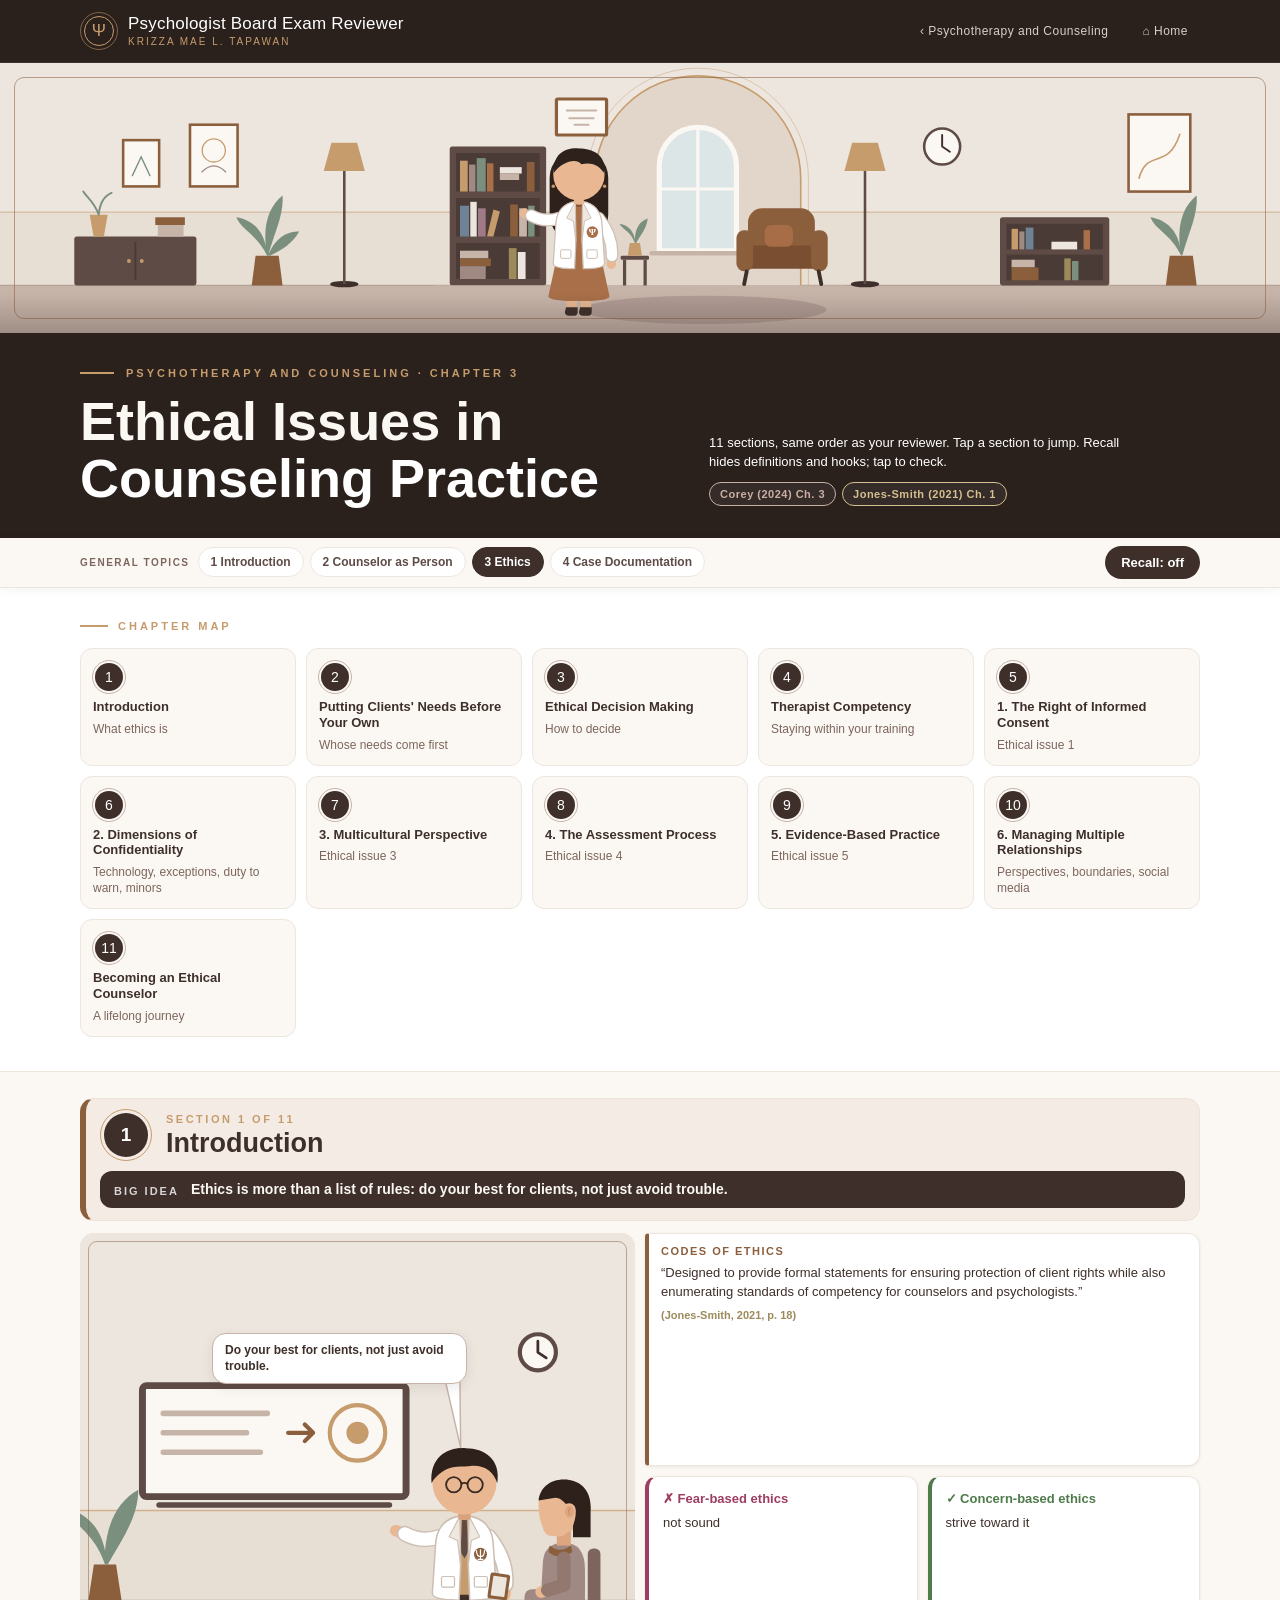
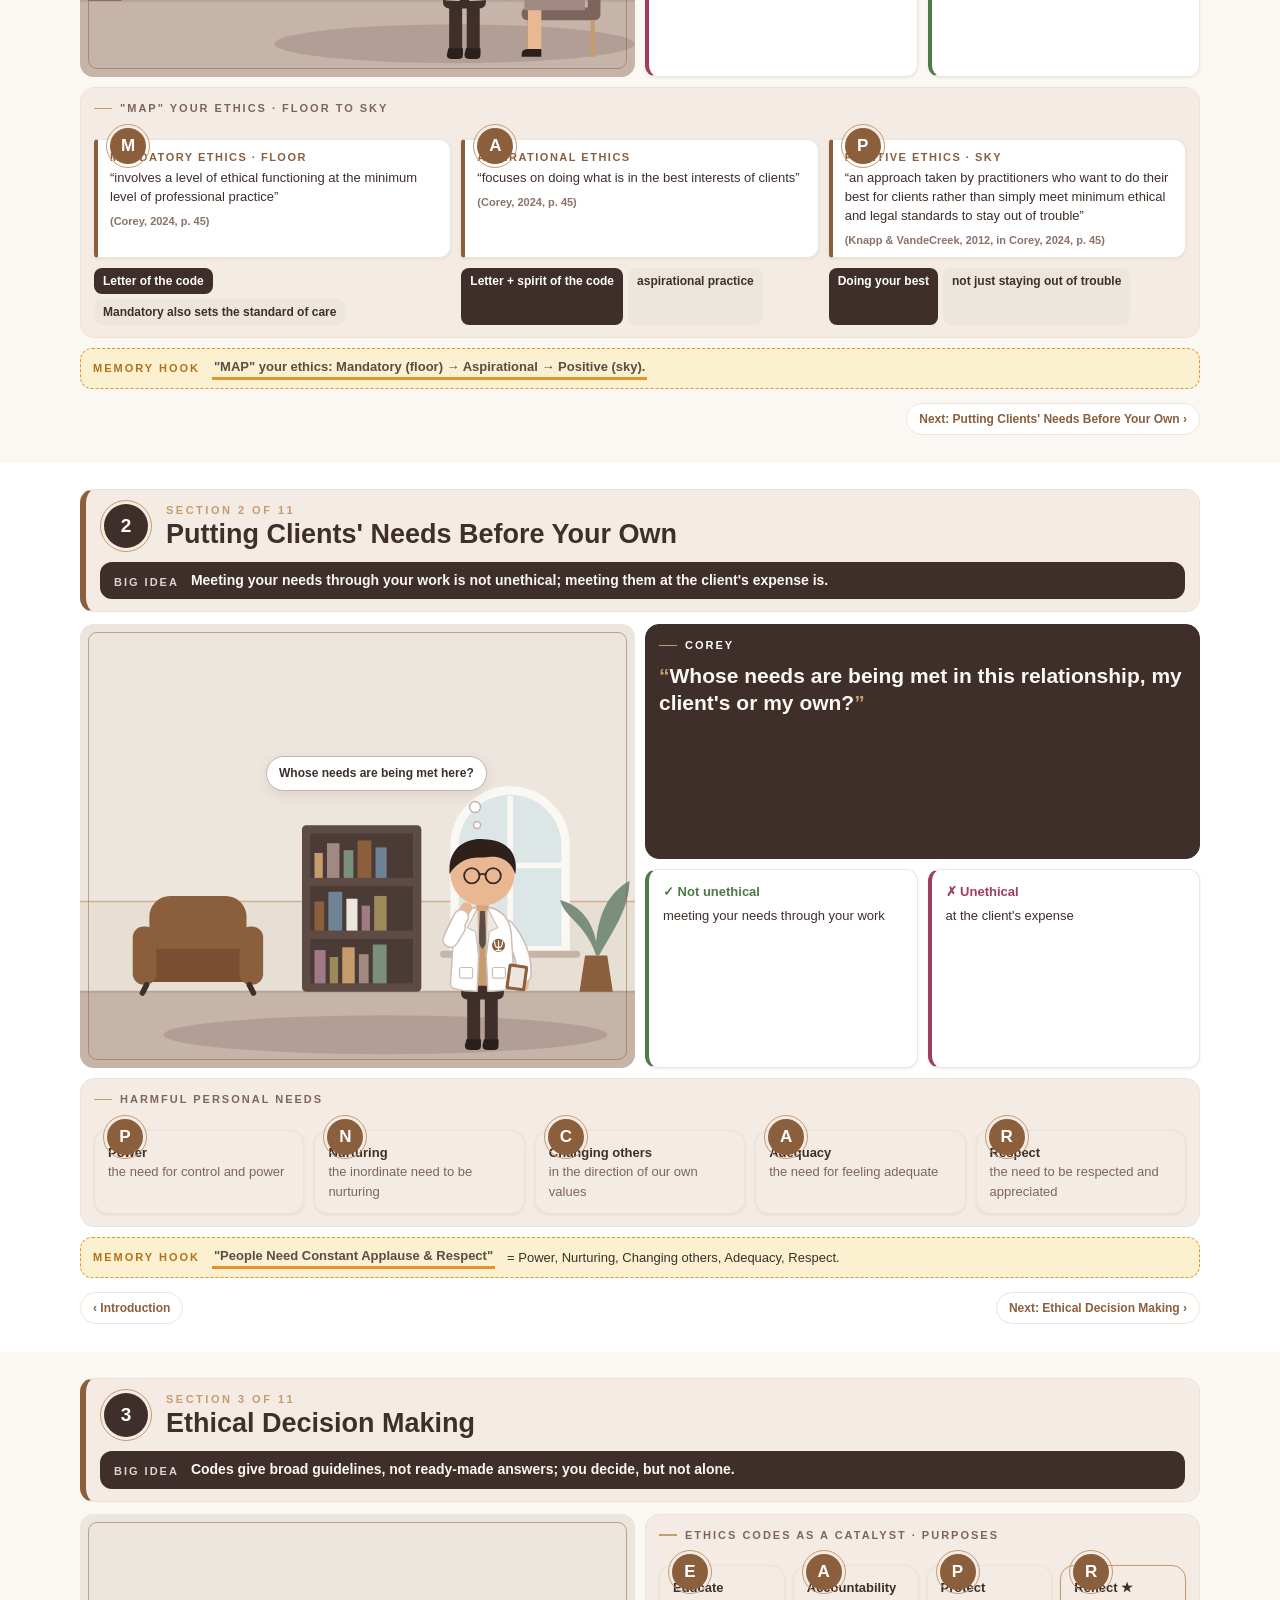
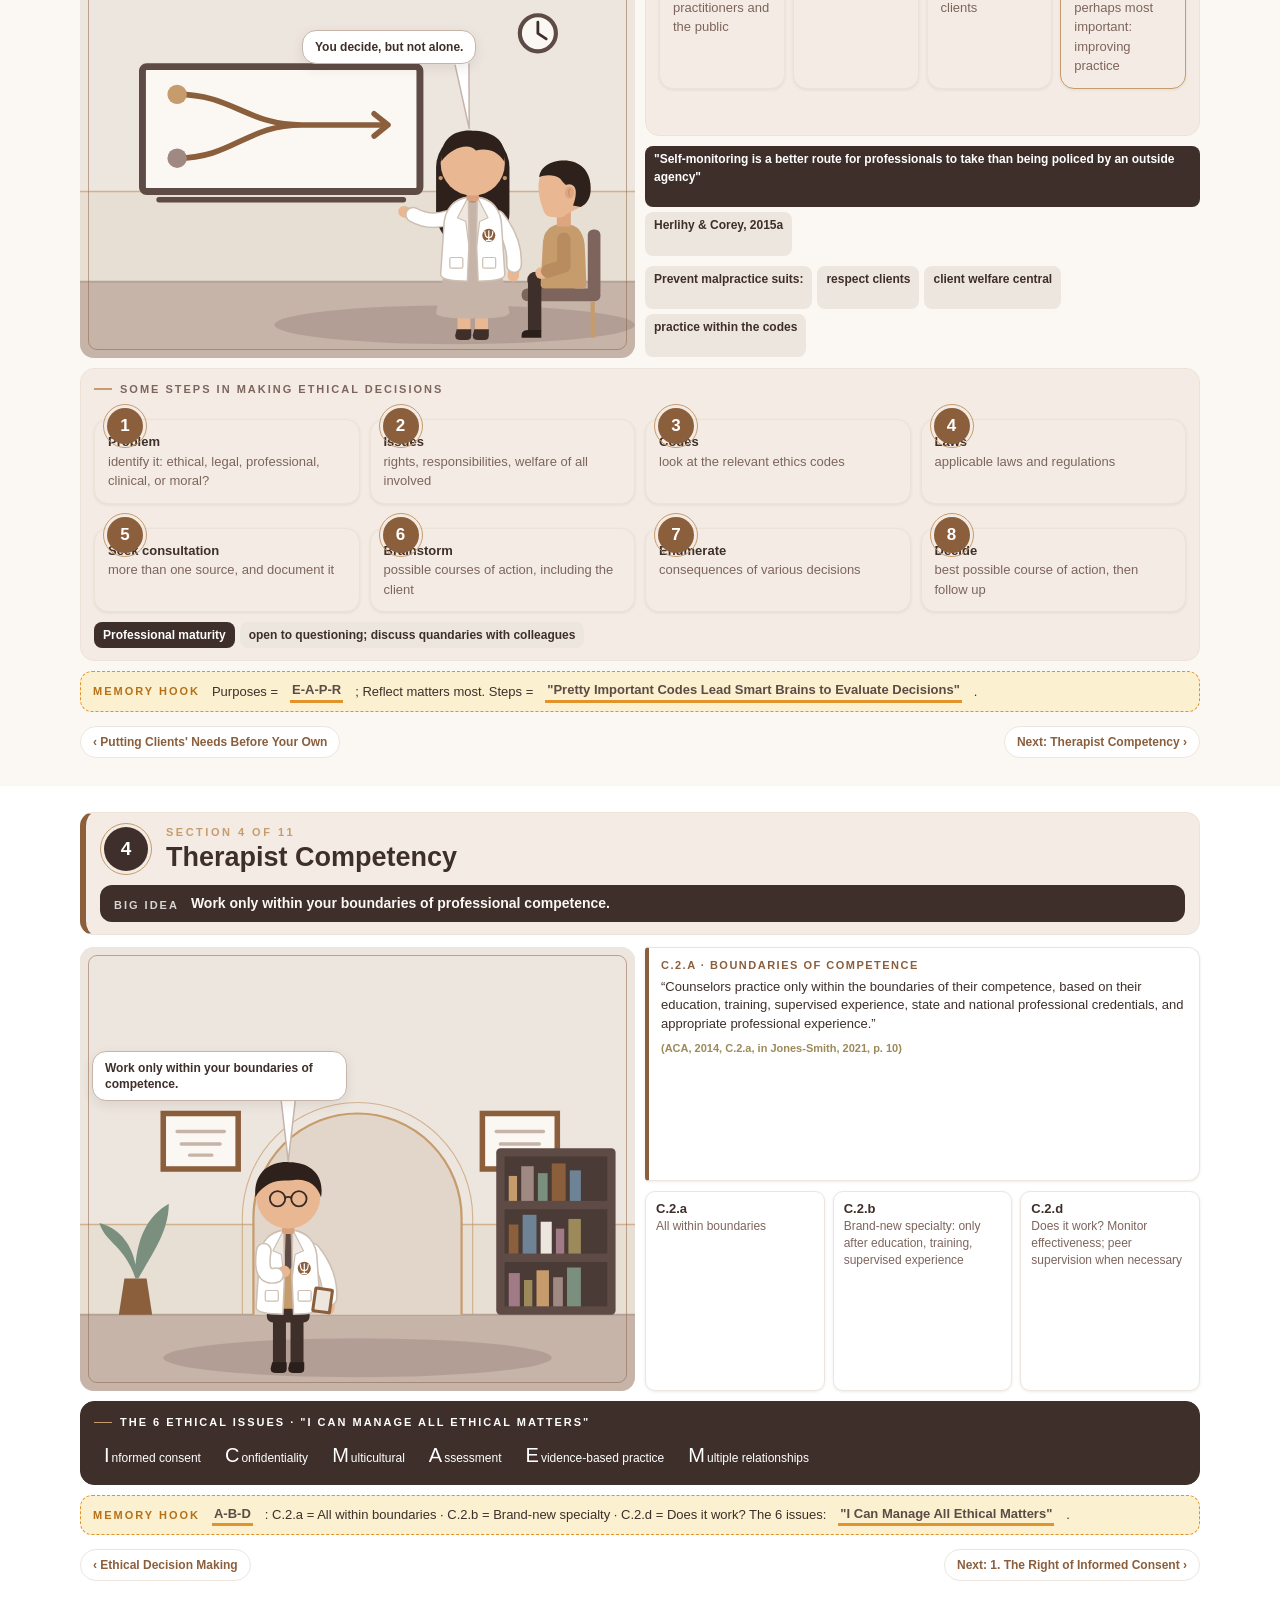
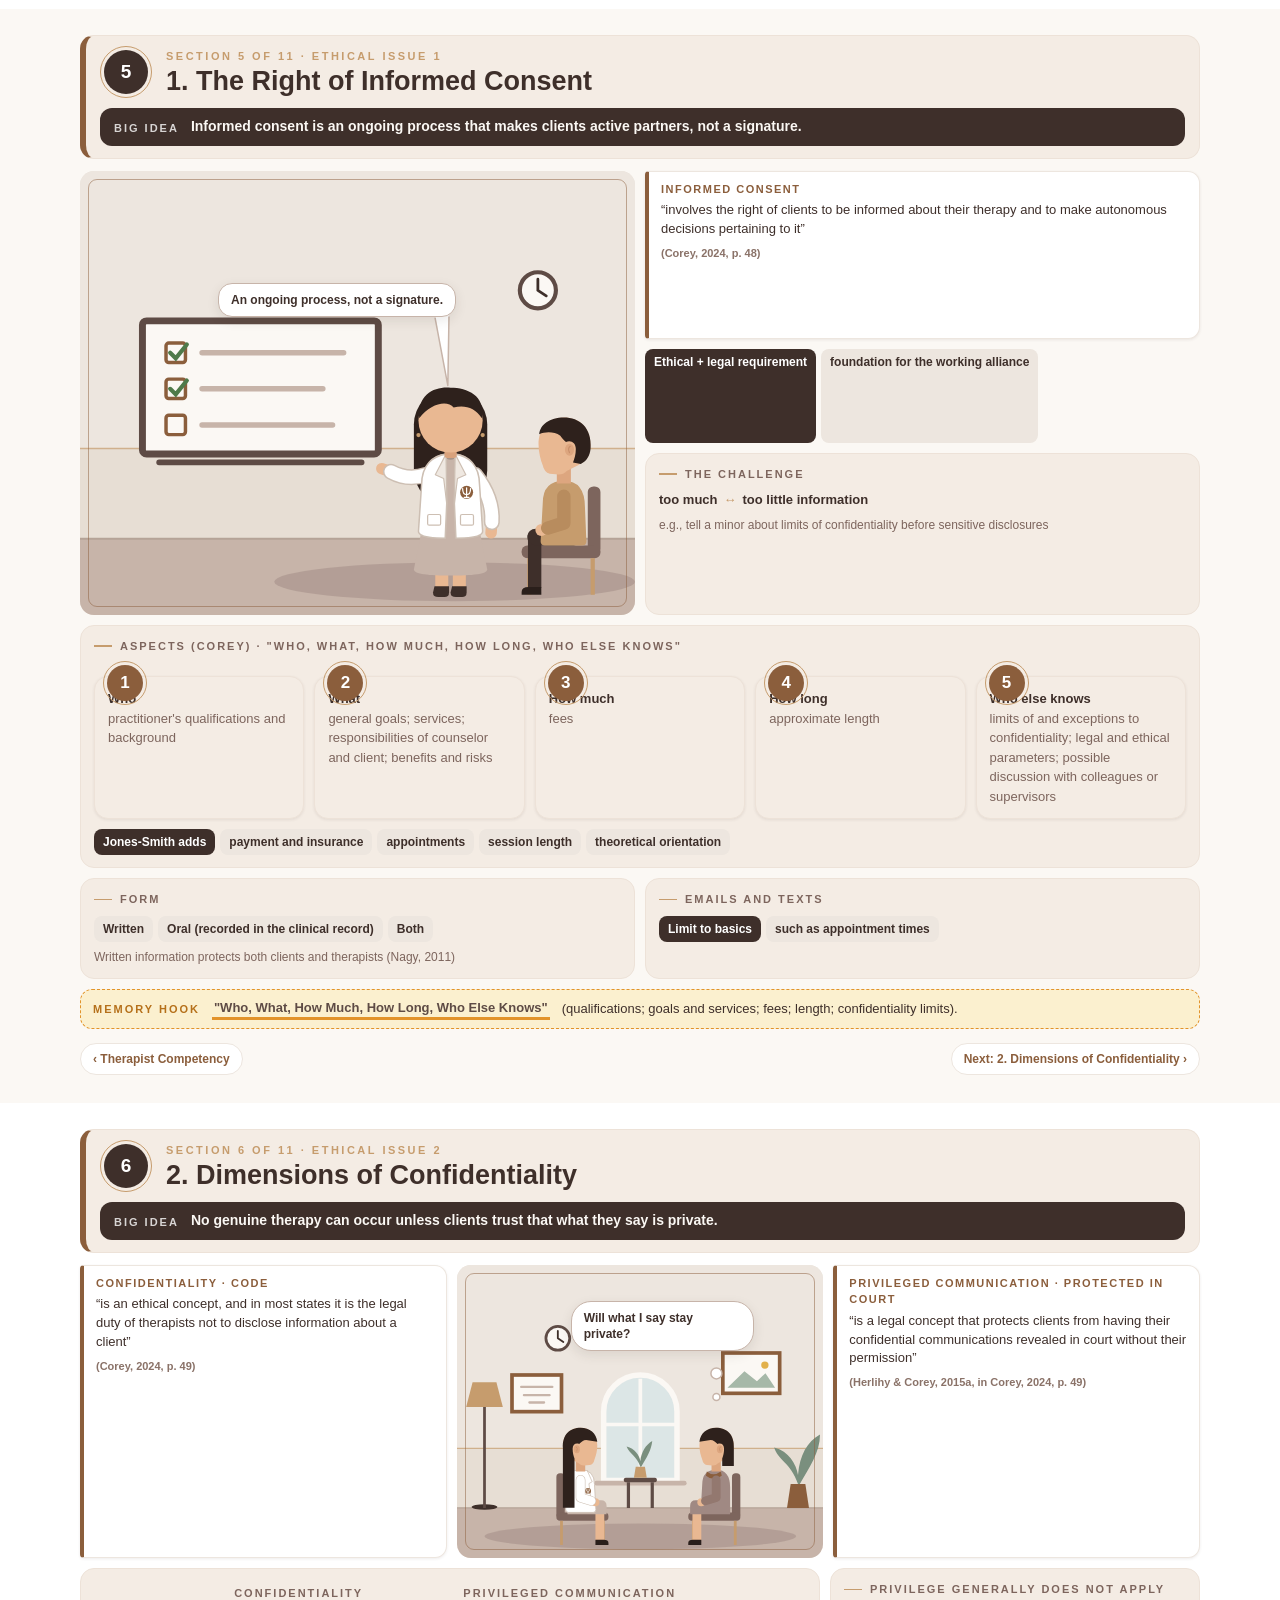
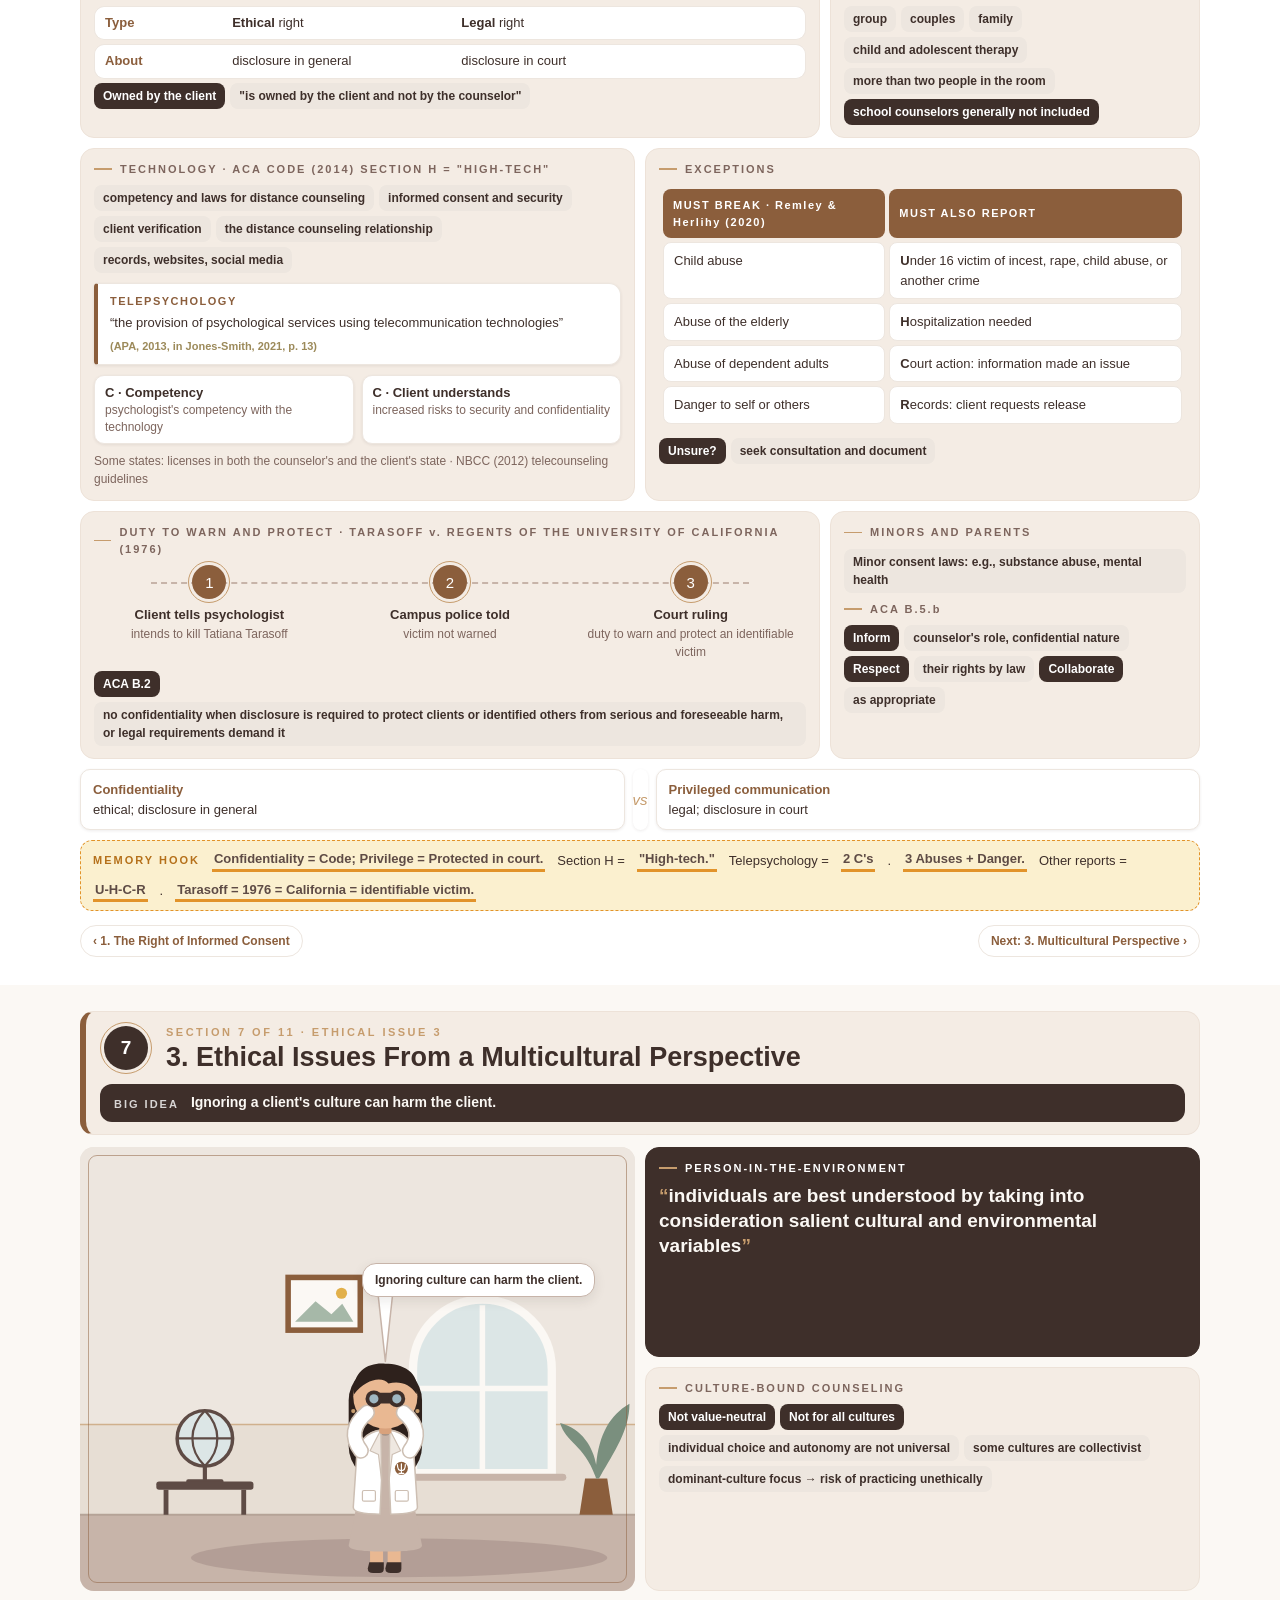
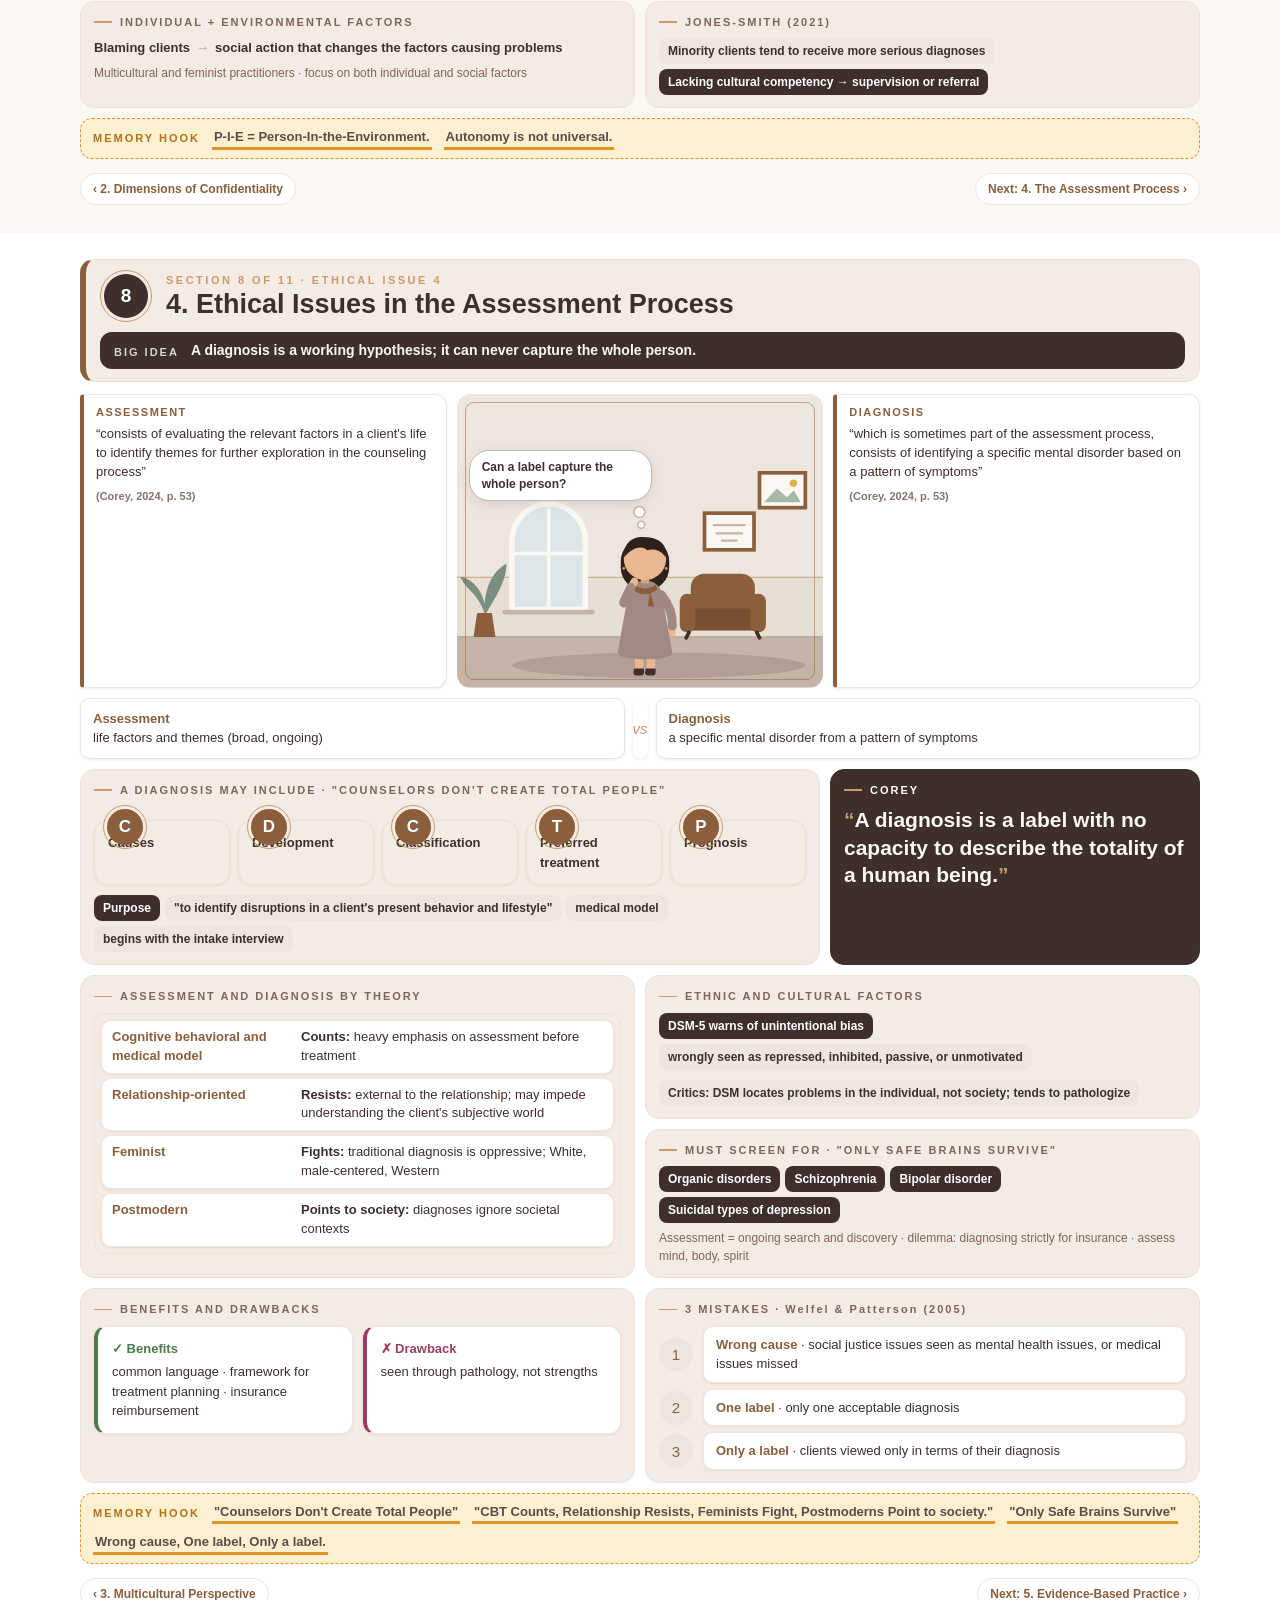
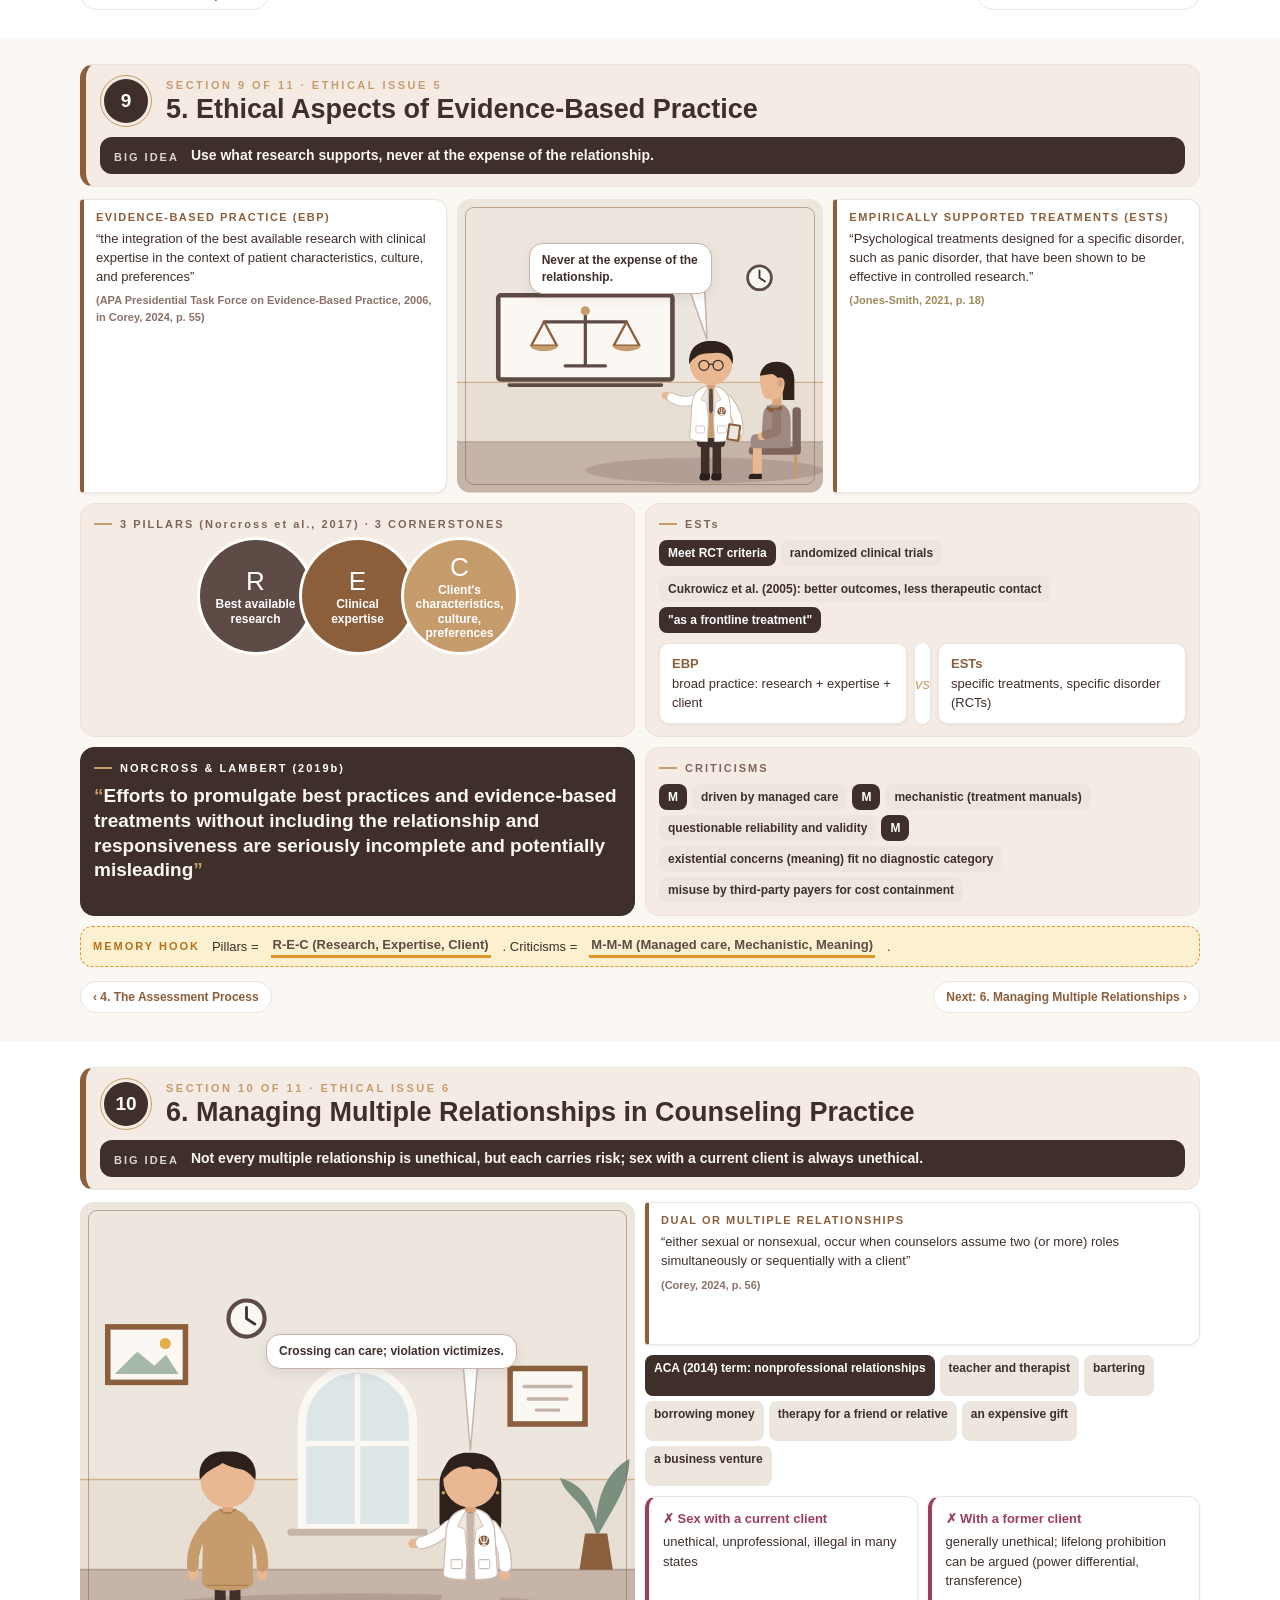
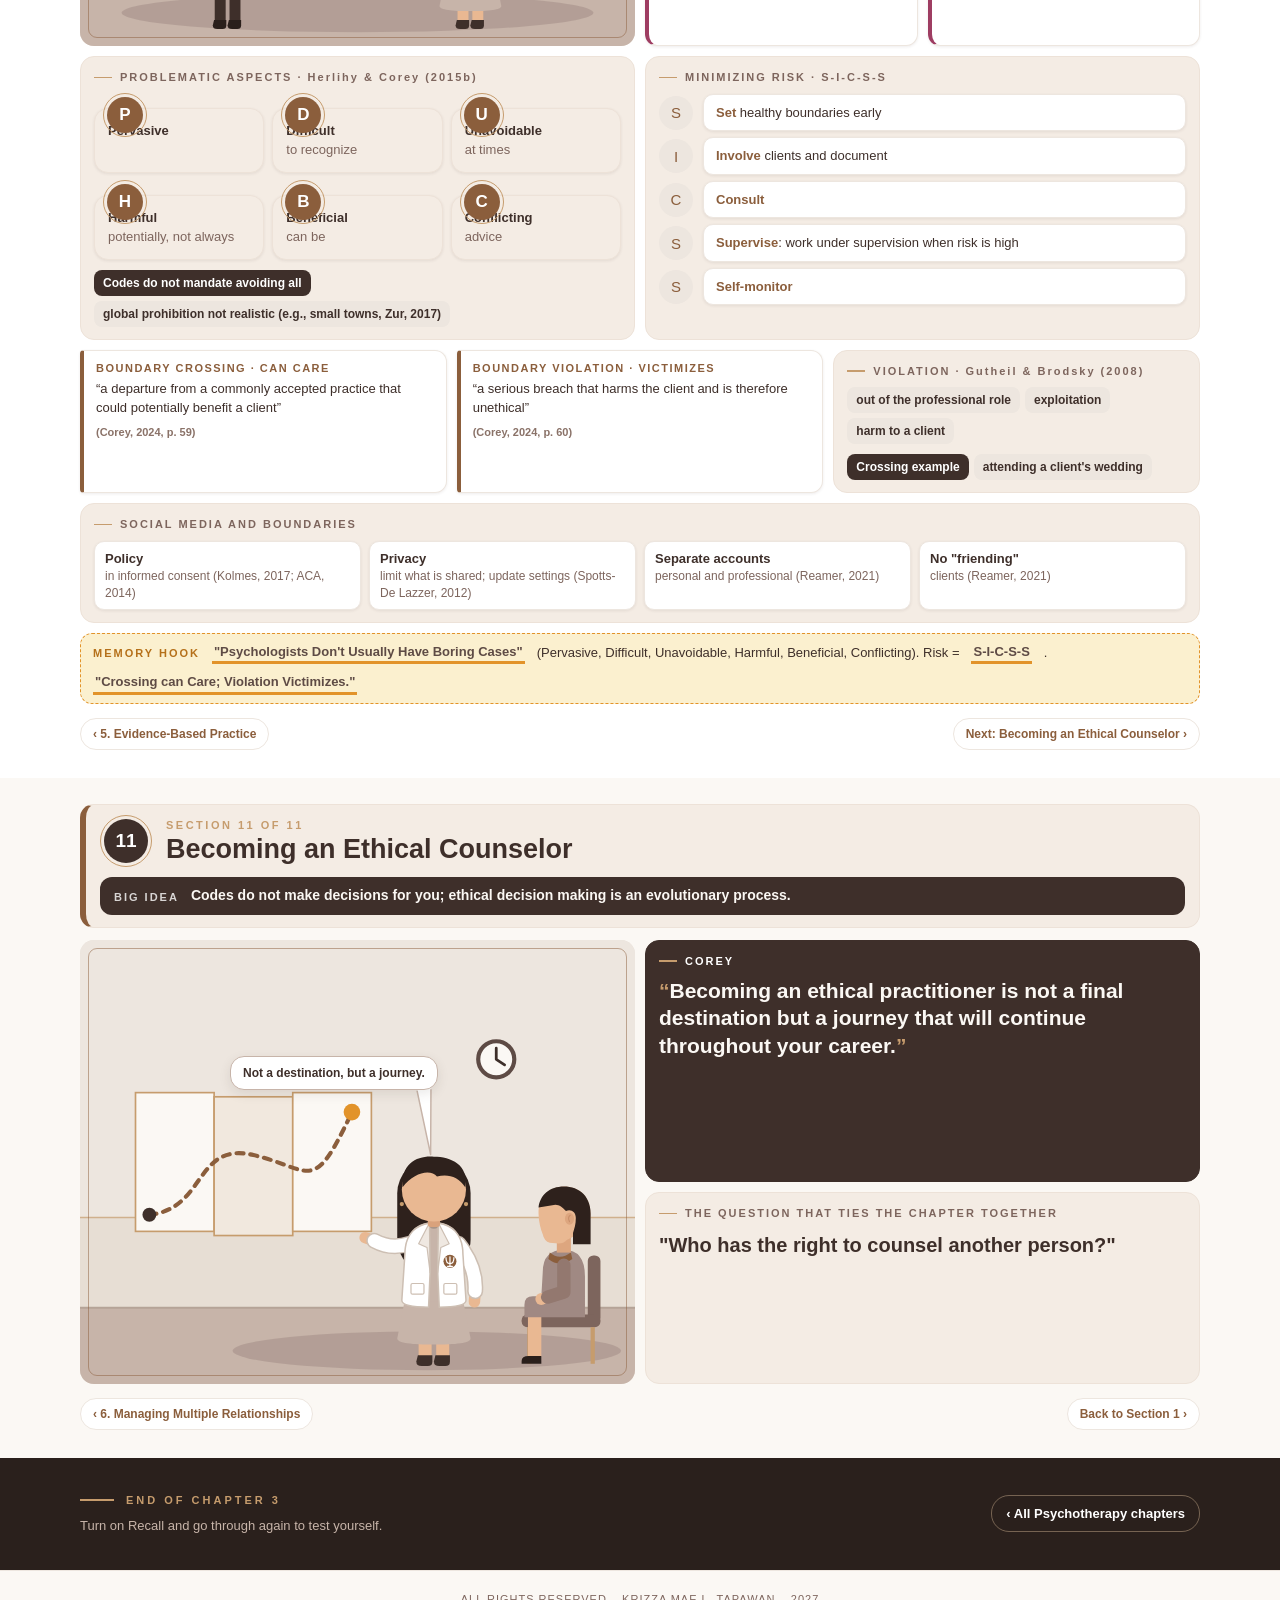
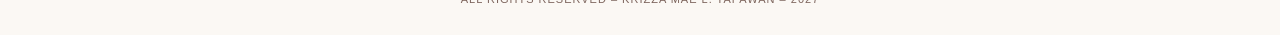
<file: chapters/psychotherapy/ch03.html>
<!DOCTYPE html>
<html lang="en">
<head>
<meta charset="utf-8">
<meta name="viewport" content="width=device-width,initial-scale=1,viewport-fit=cover">
<meta name="robots" content="noindex, nofollow, noarchive, nosnippet, noimageindex, notranslate"><meta name="googlebot" content="noindex, nofollow"><meta name="bingbot" content="noindex, nofollow"><meta name="referrer" content="no-referrer">
<meta name="theme-color" content="#2A201C">
<meta name="apple-mobile-web-app-capable" content="yes">
<meta name="apple-mobile-web-app-title" content="PBE Reviewer">
<link rel="manifest" href="../../manifest.webmanifest">
<link rel="icon" href="../../assets/psynthesized-mark-v2.svg" type="image/svg+xml">
<link rel="apple-touch-icon" href="../../assets/icon-180.png">
<title>Chapter 3 · Ethical Issues in Counseling Practice · Psychologist Board Exam Reviewer</title>
<link rel="stylesheet" href="../../assets/style.css">
<link rel="stylesheet" href="../../assets/chapter.css">
<link rel="stylesheet" href="../../assets/fixed-header.css">
</head>
<body class="chapter">
<!--
  CHAPTER 3: ETHICAL ISSUES IN COUNSELING PRACTICE (Psychotherapy and Counseling)
  Text source: her Word reviewer, Chapter 3 only. Quotes are verbatim with their citations.
  Each section starts with a comment like  ===== 2. COUNSELING AND PSYCHOTHERAPY =====
  Room scenes: <div class="vg" data-scene="..."> are drawn by assets/scenes.js with her characters.
  To fix a typo, change only the words between the tags.
-->
<header class="topbar">
  <a class="brand" href="../../index.html"><span class="psi">Ψ</span><span class="bt">Psychologist Board Exam Reviewer<small>KRIZZA MAE L. TAPAWAN</small></span></a>
  <span class="sp"></span>
  <a class="tlink" href="../../subject.html?s=psychotherapy">‹<span class="hide-xs"> Psychotherapy and Counseling</span></a>
  <a class="tlink" href="../../index.html" aria-label="Home">⌂<span class="hide-xs"> Home</span></a>
</header>

<section class="ch-top">
  <div class="cover" aria-hidden="true">
    <svg viewBox="0 0 2000 420" preserveAspectRatio="xMidYMax slice">
      <rect width="2000" height="420" fill="#EDE6DF"/>
      <rect y="232" width="2000" height="114" fill="#E7DED4"/>
      <path d="M0 232 H2000" stroke="#C69C6D" stroke-width="1.5" opacity=".7"/>
      <rect y="346" width="2000" height="74" fill="#C7B4A9"/>
      <path d="M0 346 H2000" stroke="#B5A397" stroke-width="2"/>
      <!-- left of the room -->
      <rect x="300" y="96" width="74" height="96" fill="#FBF8F4" stroke="#8B5E3C" stroke-width="4"/>
      <circle cx="337" cy="136" r="18" fill="none" stroke="#C69C6D" stroke-width="2"/><path d="M318 170 Q337 150 356 170" fill="none" stroke="#A08983" stroke-width="2"/>
      <rect x="196" y="120" width="56" height="72" fill="#FBF8F4" stroke="#8B5E3C" stroke-width="4"/>
      <path d="M210 176 L224 146 L238 176" fill="none" stroke="#7A8F7E" stroke-width="2"/>
      <rect x="120" y="270" width="190" height="76" rx="4" fill="#5E4B45"/><path d="M215 278 V338" stroke="#4A3B36" stroke-width="3"/><circle cx="205" cy="308" r="3" fill="#C69C6D"/><circle cx="225" cy="308" r="3" fill="#C69C6D"/>
      <path d="M150 270 l-6 -34 h28 l-6 34 Z" fill="#C69C6D"/><path d="M158 236 C150 214 140 210 134 200 M158 236 C160 214 168 206 178 202" fill="none" stroke="#7A8F7E" stroke-width="3" stroke-linecap="round"/>
      <rect x="250" y="252" width="40" height="18" fill="#C7B4A9"/><rect x="246" y="240" width="46" height="12" fill="#8B5E3C"/>
      <path d="M396 346 L444 346 L438 300 L402 300 Z" fill="#8B5E3C"/>
      <path d="M420 300 C404 266 380 260 372 240 C398 244 414 262 418 286 C414 248 424 222 444 206 C446 236 432 262 422 298 C434 270 452 262 470 262 C460 280 444 290 424 300" fill="#7A8F7E"/>
      <ellipse cx="540" cy="344" rx="22" ry="5" fill="#3E2F2A"/><path d="M540 344 V168" stroke="#5E4B45" stroke-width="4"/><path d="M508 168 H572 L560 124 H520 Z" fill="#C69C6D"/>
      <!-- right of the room -->
      <ellipse cx="1350" cy="344" rx="22" ry="5" fill="#3E2F2A"/><path d="M1350 344 V168" stroke="#5E4B45" stroke-width="4"/><path d="M1318 168 H1382 L1370 124 H1330 Z" fill="#C69C6D"/>
      <circle cx="1470" cy="130" r="28" fill="#FBF8F4" stroke="#5E4B45" stroke-width="4"/><path d="M1470 130 V112 M1470 130 L1482 138" stroke="#3E2F2A" stroke-width="3" stroke-linecap="round"/>
      <rect x="1560" y="240" width="170" height="106" rx="4" fill="#5E4B45"/><rect x="1570" y="250" width="150" height="40" fill="#4A3B36"/><rect x="1570" y="298" width="150" height="40" fill="#4A3B36"/>
      <rect x="1578" y="258" width="10" height="32" fill="#C69C6D"/><rect x="1590" y="262" width="8" height="28" fill="#A08983"/><rect x="1600" y="256" width="12" height="34" fill="#6E8496"/><rect x="1640" y="278" width="40" height="12" fill="#EDE6DF"/><rect x="1690" y="260" width="10" height="30" fill="#A86F48"/>
      <rect x="1578" y="306" width="36" height="12" fill="#C7B4A9"/><rect x="1578" y="318" width="42" height="20" fill="#8B5E3C"/><rect x="1660" y="304" width="10" height="34" fill="#9C8A5A"/><rect x="1672" y="308" width="10" height="30" fill="#7A8F7E"/>
      <rect x="1760" y="80" width="96" height="120" fill="#FBF8F4" stroke="#8B5E3C" stroke-width="4"/><path d="M1776 180 C1790 130 1820 170 1840 110" fill="none" stroke="#C69C6D" stroke-width="2.5"/>
      <path d="M1818 346 L1866 346 L1860 300 L1824 300 Z" fill="#8B5E3C"/>
      <path d="M1842 300 C1826 266 1802 260 1794 240 C1820 244 1836 262 1840 286 C1836 248 1846 222 1866 206 C1868 236 1854 262 1844 298" fill="#7A8F7E"/>
      <!-- the room: arched alcove with a double thin line -->
      <g transform="translate(680 0)">
        <path d="M250 346 V180 A160 160 0 0 1 570 180 V346 Z" fill="#E2D6CB"/>
        <path d="M250 346 V180 A160 160 0 0 1 570 180 V346" fill="none" stroke="#C69C6D" stroke-width="2.5"/>
        <path d="M238 346 V180 A172 172 0 0 1 582 180 V346" fill="none" stroke="#C69C6D" stroke-width="1" opacity=".7"/>
            <!-- window -->
            <path d="M350 292 V160 A60 60 0 0 1 470 160 V292 Z" fill="#DCE6E6"/>
            <path d="M350 292 V160 A60 60 0 0 1 470 160 V292 Z" fill="none" stroke="#FBF8F4" stroke-width="8"/>
            <path d="M410 100 V292 M350 196 H470" stroke="#FBF8F4" stroke-width="5"/>
            <path d="M338 296 H482" stroke="#C7B4A9" stroke-width="7" stroke-linecap="round"/>
            <!-- framed certificate -->
            <rect x="190" y="56" width="78" height="56" rx="2" fill="#FBF8F4" stroke="#8B5E3C" stroke-width="5"/>
            <path d="M206 74 H252 M210 86 H248 M218 96 H240" stroke="#C7B4A9" stroke-width="3" stroke-linecap="round"/>
            <!-- bookshelf -->
            <g transform="translate(-16 -84)">
              <rect x="40" y="214" width="150" height="216" rx="4" fill="#5E4B45"/>
              <rect x="50" y="224" width="130" height="60" fill="#4A3B36"/><rect x="50" y="294" width="130" height="60" fill="#4A3B36"/><rect x="50" y="364" width="130" height="56" fill="#4A3B36"/>
              <rect x="56" y="236" width="12" height="48" fill="#C69C6D"/><rect x="70" y="242" width="10" height="42" fill="#A08983"/><rect x="82" y="232" width="14" height="52" fill="#7A8F7E"/><rect x="98" y="240" width="10" height="44" fill="#A86F48"/><rect x="118" y="246" width="34" height="10" fill="#EDE6DF"/><rect x="118" y="256" width="30" height="10" fill="#C7B4A9"/><rect x="160" y="238" width="12" height="46" fill="#8B5E3C"/>
              <rect x="56" y="306" width="14" height="48" fill="#6E8496"/><rect x="72" y="300" width="10" height="54" fill="#EDE6DF"/><rect x="84" y="310" width="12" height="44" fill="#A07A86"/><path d="M98 354 L108 312 L118 315 L108 354Z" fill="#C69C6D"/><rect x="134" y="304" width="12" height="50" fill="#8B5E3C"/><rect x="148" y="310" width="12" height="44" fill="#C7B4A9"/><rect x="162" y="306" width="10" height="48" fill="#7A8F7E"/>
              <rect x="56" y="376" width="44" height="12" fill="#C7B4A9"/><rect x="56" y="388" width="48" height="12" fill="#8B5E3C"/><rect x="56" y="400" width="40" height="20" fill="#A08983"/><rect x="132" y="372" width="12" height="48" fill="#9C8A5A"/><rect x="146" y="378" width="12" height="42" fill="#EDE6DF"/>
            </g>
            <!-- floor and rug -->
            <rect x="0" y="346" width="640" height="74" fill="#C7B4A9"/>
            <ellipse cx="420" cy="384" rx="190" ry="22" fill="#A08983" opacity=".55"/>
            <!-- side table and plant -->
            <g transform="translate(40 -88)">
              <rect x="250" y="388" width="44" height="6" rx="2" fill="#5E4B45"/><path d="M256 394 V434 M288 394 V434" stroke="#5E4B45" stroke-width="5"/>
              <path d="M261 388 h22 l-3 -20 h-16 Z" fill="#C69C6D"/>
              <path d="M272 368 C266 350 254 348 248 338 C262 340 270 350 272 362 C273 344 280 334 292 330 C290 346 282 354 274 368" fill="#7A8F7E"/>
            </g>
            <!-- armchair -->
            <g transform="translate(170 -100)">
              <rect x="318" y="326" width="104" height="80" rx="22" fill="#8B5E3C"/>
              <rect x="308" y="384" width="126" height="36" rx="12" fill="#7A4F31"/>
              <rect x="300" y="360" width="26" height="64" rx="12" fill="#8B5E3C"/><rect x="416" y="360" width="26" height="64" rx="12" fill="#8B5E3C"/>
              <path d="M316 424 l-4 20 M428 424 l4 20" stroke="#3E2F2A" stroke-width="6" stroke-linecap="round"/>
              <rect x="344" y="352" width="44" height="34" rx="10" fill="#A86F48" opacity=".9"/>
            </g>
          <!-- psychologist: white coat with Psi logo over a pink dress, reaching for a book -->
          <g transform="translate(130 74) scale(.95)">
            <rect x="80" y="230" width="17" height="100" fill="#E9B892"/><path d="M79 322 h19 v8 q0 6 -6 6 h-8 q-7 0 -7 -6 Z" fill="#3E2F2A"/>
            <rect x="103" y="230" width="17" height="100" fill="#E9B892"/><path d="M102 322 h19 v8 q0 6 -6 6 h-8 q-7 0 -7 -6 Z" fill="#3E2F2A"/>
            <rect x="52" y="64" width="96" height="152" rx="46" fill="#2E211C"/>
            <path d="M22 172 L10 168" stroke="#E9B892" stroke-width="15" fill="none" stroke-linecap="round"/>
            <path d="M68 176 Q44 184 22 172" stroke="#CDBFB3" stroke-width="21" fill="none" stroke-linecap="round"/>
            <path d="M68 176 Q44 184 22 172" stroke="#FFFFFF" stroke-width="17" fill="none" stroke-linecap="round"/>
            <path d="M154 238 L153 252" stroke="#E9B892" stroke-width="15" fill="none" stroke-linecap="round"/>
            <path d="M132 176 Q156 206 154 238" stroke="#CDBFB3" stroke-width="21" fill="none" stroke-linecap="round"/>
            <path d="M132 176 Q156 206 154 238" stroke="#FFFFFF" stroke-width="17" fill="none" stroke-linecap="round"/>
            <path d="M63 244 L137 244 L150 304 C150 310 128 312 100 312 C72 312 50 310 50 304 Z" fill="#A86F48"/>
            <path d="M62 190 C62 160 80 148 100 148 C120 148 138 160 138 190 L140 252 L60 252 Z" fill="#A86F48"/>
            <path d="M88 150 Q100 162 112 150" stroke="#7E5235" stroke-width="2.5" fill="none" stroke-linecap="round"/>
            <path d="M94 149 C78 151 62 162 62 190 L58 250 C58 257 72 259 93 259 L95 214 Z" fill="#FFFFFF" stroke="#CDBFB3" stroke-width="2" stroke-linejoin="round"/>
            <path d="M106 149 C122 151 138 162 138 190 L142 250 C142 257 128 259 107 259 L105 214 Z" fill="#FFFFFF" stroke="#CDBFB3" stroke-width="2" stroke-linejoin="round"/>
            <path d="M94 149 L80 176 L91 181 L95 214 Z" fill="#EFE8E1" stroke="#CDBFB3" stroke-width="1.5" stroke-linejoin="round"/>
            <path d="M106 149 L120 176 L109 181 L105 214 Z" fill="#EFE8E1" stroke="#CDBFB3" stroke-width="1.5" stroke-linejoin="round"/>
            <rect x="70" y="228" width="17" height="14" rx="2" fill="none" stroke="#CDBFB3" stroke-width="1.6"/>
            <rect x="113" y="228" width="17" height="14" rx="2" fill="none" stroke="#CDBFB3" stroke-width="1.6"/>
            <circle cx="122" cy="199" r="9.5" fill="#A86F48"/>
            <text x="122" y="204.5" text-anchor="middle" font-family="Georgia,serif" font-size="15" font-weight="bold" fill="#FFFFFF">Ψ</text>
            <rect x="92" y="136" width="16" height="18" rx="4" fill="#E9B892"/>
            <circle cx="100" cy="105" r="42" fill="#E9B892"/>
            <path d="M59 102 C56 70 80 60 100 62 C122 62 146 72 141 102 C132 88 118 84 104 88 C96 78 74 82 59 102 Z" fill="#2E211C"/>
            <circle cx="58" cy="124" r="2.8" fill="#C69C6D"/><circle cx="142" cy="124" r="2.8" fill="#C69C6D"/>
          </g>
      </g>
    </svg>
  </div>
  <div class="ch-intro">
    <div>
      <div class="kicker">PSYCHOTHERAPY AND COUNSELING · CHAPTER 3</div>
      <h1>Ethical Issues in <em>Counseling Practice</em></h1>
    </div>
    <div class="side-note">
      <p>11 sections, same order as your reviewer. Tap a section to jump. Recall hides definitions and hooks; tap to check.</p>
      <div class="src-chips"><span style="color:#C9B0A5">Corey (2024) Ch. 3</span><span style="color:#D4C18F">Jones-Smith (2021) Ch. 1</span></div>
    </div>
  </div>
</section>

<nav class="secbar" aria-label="Sections">
  <div class="secbar-in">
    <div class="chips">
      <a href="#s1"><i>1</i>Introduction</a>
      <a href="#s2"><i>2</i>Clients' Needs</a>
      <a href="#s3"><i>3</i>Decision Making</a>
      <a href="#s4"><i>4</i>Competency</a>
      <a href="#s5"><i>5</i>Informed Consent</a>
      <a href="#s6"><i>6</i>Confidentiality</a>
      <a href="#s7"><i>7</i>Multicultural</a>
      <a href="#s8"><i>8</i>Assessment</a>
      <a href="#s9"><i>9</i>Evidence-Based</a>
      <a href="#s10"><i>10</i>Multiple Relationships</a>
      <a href="#s11"><i>11</i>Ethical Counselor</a>
    </div>
    <button class="pill-btn" id="recallBtn">Recall: off</button>
  </div>
  <div class="prog"></div>
</nav>

<!-- ===== CHAPTER MAP ===== -->
<section class="chmap">
  <div class="chmap-in">
    <div class="eyebrow">CHAPTER MAP</div>
    <div class="tiles">
      <a class="tile" href="#s1"><span class="tn"><b>1</b></span><span class="tt">Introduction</span><span class="tb">What ethics is</span></a>
      <a class="tile" href="#s2"><span class="tn"><b>2</b></span><span class="tt">Putting Clients' Needs Before Your Own</span><span class="tb">Whose needs come first</span></a>
      <a class="tile" href="#s3"><span class="tn"><b>3</b></span><span class="tt">Ethical Decision Making</span><span class="tb">How to decide</span></a>
      <a class="tile" href="#s4"><span class="tn"><b>4</b></span><span class="tt">Therapist Competency</span><span class="tb">Staying within your training</span></a>
      <a class="tile" href="#s5"><span class="tn"><b>5</b></span><span class="tt">1. The Right of Informed Consent</span><span class="tb">Ethical issue 1</span></a>
      <a class="tile" href="#s6"><span class="tn"><b>6</b></span><span class="tt">2. Dimensions of Confidentiality</span><span class="tb">Technology, exceptions, duty to warn, minors</span></a>
      <a class="tile" href="#s7"><span class="tn"><b>7</b></span><span class="tt">3. Multicultural Perspective</span><span class="tb">Ethical issue 3</span></a>
      <a class="tile" href="#s8"><span class="tn"><b>8</b></span><span class="tt">4. The Assessment Process</span><span class="tb">Ethical issue 4</span></a>
      <a class="tile" href="#s9"><span class="tn"><b>9</b></span><span class="tt">5. Evidence-Based Practice</span><span class="tb">Ethical issue 5</span></a>
      <a class="tile" href="#s10"><span class="tn"><b>10</b></span><span class="tt">6. Managing Multiple Relationships</span><span class="tb">Perspectives, boundaries, social media</span></a>
      <a class="tile" href="#s11"><span class="tn"><b>11</b></span><span class="tt">Becoming an Ethical Counselor</span><span class="tb">A lifelong journey</span></a>
    </div>
  </div>
</section>

<main>

<!-- ===== 1. INTRODUCTION ===== -->
<section class="sec" id="s1"><div class="sec-in">
  <div class="sec-head">
    <div class="sec-num">1</div>
    <div><div class="k">SECTION 1 OF 11</div><h2>Introduction</h2></div>
    <div class="bigidea"><b>BIG IDEA</b><span>Ethics is more than a list of rules: do your best for clients, not just avoid trouble.</span></div>
  </div>
  <div class="g g2">
    <div class="vg" data-scene="board"><div class="say">Do your best for clients, not just avoid trouble.</div></div>
    <div class="g">
      <div class="def"><span class="term">Codes of ethics</span><q>Designed to provide formal statements for ensuring protection of client rights while also enumerating standards of competency for counselors and psychologists.</q><span class="ci" style="color:#9C8A5A">(Jones-Smith, 2021, p. 18)</span></div>
      <div class="verdict">
        <div class="bad"><b class="no">✗ Fear-based ethics</b>not sound</div>
        <div class="ok"><b class="yes">✓ Concern-based ethics</b>strive toward it</div>
      </div>
    </div>
  </div>
  <div class="panel mt">
    <div class="lbl">"MAP" YOUR ETHICS · FLOOR TO SKY</div>
    <div class="g g3">
      <div class="def cond"><span class="ltr">M</span><span class="term">Mandatory ethics · floor</span><q>involves a level of ethical functioning at the minimum level of professional practice</q><span class="ci" style="color:#8A7268">(Corey, 2024, p. 45)</span></div>
      <div class="def cond"><span class="ltr">A</span><span class="term">Aspirational ethics</span><q>focuses on doing what is in the best interests of clients</q><span class="ci" style="color:#8A7268">(Corey, 2024, p. 45)</span></div>
      <div class="def cond"><span class="ltr">P</span><span class="term">Positive ethics · sky</span><q>an approach taken by practitioners who want to do their best for clients rather than simply meet minimum ethical and legal standards to stay out of trouble</q><span class="ci" style="color:#8A7268">(Knapp &amp; VandeCreek, 2012, in Corey, 2024, p. 45)</span></div>
    </div>
    <div class="g g3 mt">
      <div class="kw"><span class="dk">Letter of the code</span><span>Mandatory also sets the standard of care</span></div>
      <div class="kw"><span class="dk">Letter + spirit of the code</span><span>aspirational practice</span></div>
      <div class="kw"><span class="dk">Doing your best</span><span>not just staying out of trouble</span></div>
    </div>
  </div>
  <div class="hook mt"><b>MEMORY HOOK</b><mark>"MAP" your ethics: Mandatory (floor) → Aspirational → Positive (sky).</mark></div>
  <div class="secnext"><span></span><a href="#s2">Next: Putting Clients' Needs Before Your Own ›</a></div>
</div></section>

<!-- ===== 2. PUTTING CLIENTS' NEEDS BEFORE YOUR OWN ===== -->
<section class="sec" id="s2"><div class="sec-in">
  <div class="sec-head">
    <div class="sec-num">2</div>
    <div><div class="k">SECTION 2 OF 11</div><h2>Putting Clients' Needs Before Your Own</h2></div>
    <div class="bigidea"><b>BIG IDEA</b><span>Meeting your needs through your work is not unethical; meeting them at the client's expense is.</span></div>
  </div>
  <div class="g g2">
    <div class="vg" data-scene="doubt"><div class="say think">Whose needs are being met here?</div></div>
    <div class="g">
      <div class="panel dark"><div class="lbl">COREY</div><p class="bq">Whose needs are being met in this relationship, my client's or my own?</p></div>
      <div class="verdict">
        <div class="ok"><b class="yes">✓ Not unethical</b>meeting your needs through your work</div>
        <div class="bad"><b class="no">✗ Unethical</b>at the client's expense</div>
      </div>
    </div>
  </div>
  <div class="panel mt">
    <div class="lbl">HARMFUL PERSONAL NEEDS</div>
    <div class="g g5">
      <div class="cond panel"><span class="ltr">P</span><b>Power</b><div class="rc muted">the need for control and power</div></div>
      <div class="cond panel"><span class="ltr">N</span><b>Nurturing</b><div class="rc muted">the inordinate need to be nurturing</div></div>
      <div class="cond panel"><span class="ltr">C</span><b>Changing others</b><div class="rc muted">in the direction of our own values</div></div>
      <div class="cond panel"><span class="ltr">A</span><b>Adequacy</b><div class="rc muted">the need for feeling adequate</div></div>
      <div class="cond panel"><span class="ltr">R</span><b>Respect</b><div class="rc muted">the need to be respected and appreciated</div></div>
    </div>
  </div>
  <div class="hook mt"><b>MEMORY HOOK</b><mark>"People Need Constant Applause &amp; Respect"</mark> = Power, Nurturing, Changing others, Adequacy, Respect.</div>
  <div class="secnext"><a href="#s1">‹ Introduction</a><a href="#s3">Next: Ethical Decision Making ›</a></div>
</div></section>

<!-- ===== 3. ETHICAL DECISION MAKING ===== -->
<section class="sec" id="s3"><div class="sec-in">
  <div class="sec-head">
    <div class="sec-num">3</div>
    <div><div class="k">SECTION 3 OF 11</div><h2>Ethical Decision Making</h2></div>
    <div class="bigidea"><b>BIG IDEA</b><span>Codes give broad guidelines, not ready-made answers; you decide, but not alone.</span></div>
  </div>
  <div class="g g2">
    <div class="vg" data-scene="merge"><div class="say">You decide, but not alone.</div></div>
    <div class="g">
      <div class="panel">
        <div class="lbl">ETHICS CODES AS A CATALYST · PURPOSES</div>
        <div class="g g4" style="gap:8px">
          <div class="cond panel"><span class="ltr">E</span><b>Educate</b><div class="rc muted">practitioners and the public</div></div>
          <div class="cond panel"><span class="ltr">A</span><b>Accountability</b></div>
          <div class="cond panel"><span class="ltr">P</span><b>Protect</b><div class="rc muted">clients</div></div>
          <div class="cond panel" style="border-color:var(--caramel)"><span class="ltr">R</span><b>Reflect ★</b><div class="rc muted">perhaps most important: improving practice</div></div>
        </div>
      </div>
      <div class="kw"><span class="dk">"Self-monitoring is a better route for professionals to take than being policed by an outside agency"</span><span>Herlihy &amp; Corey, 2015a</span></div>
      <div class="kw"><span>Prevent malpractice suits:</span><span>respect clients</span><span>client welfare central</span><span>practice within the codes</span></div>
    </div>
  </div>
  <div class="panel mt">
    <div class="lbl">SOME STEPS IN MAKING ETHICAL DECISIONS</div>
    <div class="g g4">
      <div class="cond panel"><span class="ltr">1</span><b>Problem</b><div class="rc muted">identify it: ethical, legal, professional, clinical, or moral?</div></div>
      <div class="cond panel"><span class="ltr">2</span><b>Issues</b><div class="rc muted">rights, responsibilities, welfare of all involved</div></div>
      <div class="cond panel"><span class="ltr">3</span><b>Codes</b><div class="rc muted">look at the relevant ethics codes</div></div>
      <div class="cond panel"><span class="ltr">4</span><b>Laws</b><div class="rc muted">applicable laws and regulations</div></div>
      <div class="cond panel"><span class="ltr">5</span><b>Seek consultation</b><div class="rc muted">more than one source, and document it</div></div>
      <div class="cond panel"><span class="ltr">6</span><b>Brainstorm</b><div class="rc muted">possible courses of action, including the client</div></div>
      <div class="cond panel"><span class="ltr">7</span><b>Enumerate</b><div class="rc muted">consequences of various decisions</div></div>
      <div class="cond panel"><span class="ltr">8</span><b>Decide</b><div class="rc muted">best possible course of action, then follow up</div></div>
    </div>
    <div class="kw mt"><span class="dk">Professional maturity</span><span>open to questioning; discuss quandaries with colleagues</span></div>
  </div>
  <div class="hook mt"><b>MEMORY HOOK</b>Purposes = <mark>E-A-P-R</mark>; Reflect matters most. Steps = <mark>"Pretty Important Codes Lead Smart Brains to Evaluate Decisions"</mark>.</div>
  <div class="secnext"><a href="#s2">‹ Putting Clients' Needs Before Your Own</a><a href="#s4">Next: Therapist Competency ›</a></div>
</div></section>

<!-- ===== 4. THERAPIST COMPETENCY ===== -->
<section class="sec" id="s4"><div class="sec-in">
  <div class="sec-head">
    <div class="sec-num">4</div>
    <div><div class="k">SECTION 4 OF 11</div><h2>Therapist Competency</h2></div>
    <div class="bigidea"><b>BIG IDEA</b><span>Work only within your boundaries of professional competence.</span></div>
  </div>
  <div class="g g2">
    <div class="vg" data-scene="chest"><div class="say">Work only within your boundaries of competence.</div></div>
    <div class="g">
      <div class="def"><span class="term">C.2.a · Boundaries of competence</span><q>Counselors practice only within the boundaries of their competence, based on their education, training, supervised experience, state and national professional credentials, and appropriate professional experience.</q><span class="ci" style="color:#9C8A5A">(ACA, 2014, C.2.a, in Jones-Smith, 2021, p. 10)</span></div>
      <div class="g g3" style="gap:8px">
        <div class="skill"><b>C.2.a</b><span>All within boundaries</span></div>
        <div class="skill"><b>C.2.b</b><span class="rc">Brand-new specialty: only after education, training, supervised experience</span></div>
        <div class="skill"><b>C.2.d</b><span class="rc">Does it work? Monitor effectiveness; peer supervision when necessary</span></div>
      </div>
    </div>
  </div>
  <div class="panel dark mt">
    <div class="lbl">THE 6 ETHICAL ISSUES · "I CAN MANAGE ALL ETHICAL MATTERS"</div>
    <div class="mnem" style="margin:0"><span><b>I</b>nformed consent</span><span><b>C</b>onfidentiality</span><span><b>M</b>ulticultural</span><span><b>A</b>ssessment</span><span><b>E</b>vidence-based practice</span><span><b>M</b>ultiple relationships</span></div>
  </div>
  <div class="hook mt"><b>MEMORY HOOK</b><mark>A-B-D</mark>: C.2.a = All within boundaries · C.2.b = Brand-new specialty · C.2.d = Does it work? The 6 issues: <mark>"I Can Manage All Ethical Matters"</mark>.</div>
  <div class="secnext"><a href="#s3">‹ Ethical Decision Making</a><a href="#s5">Next: 1. The Right of Informed Consent ›</a></div>
</div></section>

<!-- ===== 5. ISSUE 1: THE RIGHT OF INFORMED CONSENT ===== -->
<section class="sec" id="s5"><div class="sec-in">
  <div class="sec-head">
    <div class="sec-num">5</div>
    <div><div class="k">SECTION 5 OF 11 · ETHICAL ISSUE 1</div><h2>1. The Right of Informed Consent</h2></div>
    <div class="bigidea"><b>BIG IDEA</b><span>Informed consent is an ongoing process that makes clients active partners, not a signature.</span></div>
  </div>
  <div class="g g2">
    <div class="vg" data-scene="plan"><div class="say">An ongoing process, not a signature.</div></div>
    <div class="g">
      <div class="def"><span class="term">Informed consent</span><q>involves the right of clients to be informed about their therapy and to make autonomous decisions pertaining to it</q><span class="ci" style="color:#8A7268">(Corey, 2024, p. 48)</span></div>
      <div class="kw"><span class="dk">Ethical + legal requirement</span><span>foundation for the working alliance</span></div>
      <div class="panel">
        <div class="lbl">THE CHALLENGE</div>
        <div class="arrow"><span>too much</span><i>↔</i><span>too little information</span></div>
        <p class="muted" style="margin:6px 0 0;font-size:var(--fs-sm)">e.g., tell a minor about limits of confidentiality before sensitive disclosures</p>
      </div>
    </div>
  </div>
  <div class="panel mt">
    <div class="lbl">ASPECTS (COREY) · "WHO, WHAT, HOW MUCH, HOW LONG, WHO ELSE KNOWS"</div>
    <div class="g g5">
      <div class="cond panel"><span class="ltr">1</span><b>Who</b><div class="rc muted">practitioner's qualifications and background</div></div>
      <div class="cond panel"><span class="ltr">2</span><b>What</b><div class="rc muted">general goals; services; responsibilities of counselor and client; benefits and risks</div></div>
      <div class="cond panel"><span class="ltr">3</span><b>How much</b><div class="rc muted">fees</div></div>
      <div class="cond panel"><span class="ltr">4</span><b>How long</b><div class="rc muted">approximate length</div></div>
      <div class="cond panel"><span class="ltr">5</span><b>Who else knows</b><div class="rc muted">limits of and exceptions to confidentiality; legal and ethical parameters; possible discussion with colleagues or supervisors</div></div>
    </div>
    <div class="kw mt"><span class="dk">Jones-Smith adds</span><span>payment and insurance</span><span>appointments</span><span>session length</span><span>theoretical orientation</span></div>
  </div>
  <div class="g g2 mt">
    <div class="panel"><div class="lbl">FORM</div><div class="kw"><span>Written</span><span>Oral (recorded in the clinical record)</span><span>Both</span></div><p class="muted" style="margin:6px 0 0;font-size:var(--fs-sm)">Written information protects both clients and therapists (Nagy, 2011)</p></div>
    <div class="panel"><div class="lbl">EMAILS AND TEXTS</div><div class="kw"><span class="dk">Limit to basics</span><span>such as appointment times</span></div></div>
  </div>
  <div class="hook mt"><b>MEMORY HOOK</b><mark>"Who, What, How Much, How Long, Who Else Knows"</mark> (qualifications; goals and services; fees; length; confidentiality limits).</div>
  <div class="secnext"><a href="#s4">‹ Therapist Competency</a><a href="#s6">Next: 2. Dimensions of Confidentiality ›</a></div>
</div></section>

<!-- ===== 6. ISSUE 2: DIMENSIONS OF CONFIDENTIALITY ===== -->
<section class="sec" id="s6"><div class="sec-in">
  <div class="sec-head">
    <div class="sec-num">6</div>
    <div><div class="k">SECTION 6 OF 11 · ETHICAL ISSUE 2</div><h2>2. Dimensions of Confidentiality</h2></div>
    <div class="bigidea"><b>BIG IDEA</b><span>No genuine therapy can occur unless clients trust that what they say is private.</span></div>
  </div>
  <div class="g g3">
    <div class="def"><span class="term">Confidentiality · Code</span><q>is an ethical concept, and in most states it is the legal duty of therapists not to disclose information about a client</q><span class="ci" style="color:#8A7268">(Corey, 2024, p. 49)</span></div>
    <div class="vg" data-scene="session"><div class="say think" data-who="1">Will what I say stay private?</div></div>
    <div class="def"><span class="term">Privileged communication · Protected in court</span><q>is a legal concept that protects clients from having their confidential communications revealed in court without their permission</q><span class="ci" style="color:#8A7268">(Herlihy &amp; Corey, 2015a, in Corey, 2024, p. 49)</span></div>
  </div>
  <div class="g g-21 mt">
    <div class="panel">
      <table class="cmp">
        <tr><th></th><th>CONFIDENTIALITY</th><th>PRIVILEGED COMMUNICATION</th></tr>
        <tr><td>Type</td><td><b>Ethical</b> right</td><td><b>Legal</b> right</td></tr>
        <tr><td>About</td><td>disclosure in general</td><td>disclosure in court</td></tr>
      </table>
      <div class="kw"><span class="dk">Owned by the client</span><span>"is owned by the client and not by the counselor"</span></div>
    </div>
    <div class="panel">
      <div class="lbl">PRIVILEGE GENERALLY DOES NOT APPLY</div>
      <div class="kw"><span>group</span><span>couples</span><span>family</span><span>child and adolescent therapy</span><span>more than two people in the room</span><span class="dk">school counselors generally not included</span></div>
    </div>
  </div>
  <div class="g g2 mt">
    <div class="panel">
      <div class="lbl">TECHNOLOGY · ACA CODE (2014) SECTION H = "HIGH-TECH"</div>
      <div class="kw"><span>competency and laws for distance counseling</span><span>informed consent and security</span><span>client verification</span><span>the distance counseling relationship</span><span>records, websites, social media</span></div>
      <div class="def mt"><span class="term">Telepsychology</span><q>the provision of psychological services using telecommunication technologies</q><span class="ci" style="color:#9C8A5A">(APA, 2013, in Jones-Smith, 2021, p. 13)</span></div>
      <div class="g g2 mt" style="gap:8px">
        <div class="skill"><b>C · Competency</b><span>psychologist's competency with the technology</span></div>
        <div class="skill"><b>C · Client understands</b><span>increased risks to security and confidentiality</span></div>
      </div>
      <p class="muted" style="margin:8px 0 0;font-size:var(--fs-sm)">Some states: licenses in both the counselor's and the client's state · NBCC (2012) telecounseling guidelines</p>
    </div>
    <div class="panel">
      <div class="lbl">EXCEPTIONS</div>
      <table class="matrix">
        <tr><th>MUST BREAK · Remley &amp; Herlihy (2020)</th><th>MUST ALSO REPORT</th></tr>
        <tr><td class="rc">Child abuse</td><td class="rc"><b>U</b>nder 16 victim of incest, rape, child abuse, or another crime</td></tr>
        <tr><td class="rc">Abuse of the elderly</td><td class="rc"><b>H</b>ospitalization needed</td></tr>
        <tr><td class="rc">Abuse of dependent adults</td><td class="rc"><b>C</b>ourt action: information made an issue</td></tr>
        <tr><td class="rc">Danger to self or others</td><td class="rc"><b>R</b>ecords: client requests release</td></tr>
      </table>
      <div class="kw mt"><span class="dk">Unsure?</span><span>seek consultation and document</span></div>
    </div>
  </div>
  <div class="g g-21 mt">
    <div class="panel">
      <div class="lbl">DUTY TO WARN AND PROTECT · TARASOFF v. REGENTS OF THE UNIVERSITY OF CALIFORNIA (1976)</div>
      <div class="track sm">
        <div class="step"><div class="n">1</div><b>Client tells psychologist</b><span>intends to kill Tatiana Tarasoff</span></div>
        <div class="step"><div class="n">2</div><b>Campus police told</b><span>victim not warned</span></div>
        <div class="step"><div class="n">3</div><b>Court ruling</b><span>duty to warn and protect an identifiable victim</span></div>
      </div>
      <div class="kw mt"><span class="dk">ACA B.2</span><span>no confidentiality when disclosure is required to protect clients or identified others from serious and foreseeable harm, or legal requirements demand it</span></div>
    </div>
    <div class="panel">
      <div class="lbl">MINORS AND PARENTS</div>
      <div class="kw" style="margin-bottom:8px"><span>Minor consent laws: e.g., substance abuse, mental health</span></div>
      <div class="lbl">ACA B.5.b</div>
      <div class="kw"><span class="dk">Inform</span><span>counselor's role, confidential nature</span><span class="dk">Respect</span><span>their rights by law</span><span class="dk">Collaborate</span><span>as appropriate</span></div>
    </div>
  </div>
  <div class="confuse mt"><div><b>Confidentiality</b>ethical; disclosure in general</div><div class="vs">vs</div><div><b>Privileged communication</b>legal; disclosure in court</div></div>
  <div class="hook mt"><b>MEMORY HOOK</b><mark>Confidentiality = Code; Privilege = Protected in court.</mark> Section H = <mark>"High-tech."</mark> Telepsychology = <mark>2 C's</mark>. <mark>3 Abuses + Danger.</mark> Other reports = <mark>U-H-C-R</mark>. <mark>Tarasoff = 1976 = California = identifiable victim.</mark></div>
  <div class="secnext"><a href="#s5">‹ 1. The Right of Informed Consent</a><a href="#s7">Next: 3. Multicultural Perspective ›</a></div>
</div></section>

<!-- ===== 7. ISSUE 3: MULTICULTURAL PERSPECTIVE ===== -->
<section class="sec" id="s7"><div class="sec-in">
  <div class="sec-head">
    <div class="sec-num">7</div>
    <div><div class="k">SECTION 7 OF 11 · ETHICAL ISSUE 3</div><h2>3. Ethical Issues From a Multicultural Perspective</h2></div>
    <div class="bigidea"><b>BIG IDEA</b><span>Ignoring a client's culture can harm the client.</span></div>
  </div>
  <div class="g g2">
    <div class="vg" data-scene="culture"><div class="say">Ignoring culture can harm the client.</div></div>
    <div class="g">
      <div class="panel dark"><div class="lbl">PERSON-IN-THE-ENVIRONMENT</div><p class="bq" style="font-size:19px">individuals are best understood by taking into consideration salient cultural and environmental variables</p></div>
      <div class="panel"><div class="lbl">CULTURE-BOUND COUNSELING</div><div class="kw"><span class="dk">Not value-neutral</span><span class="dk">Not for all cultures</span><span>individual choice and autonomy are not universal</span><span>some cultures are collectivist</span><span>dominant-culture focus → risk of practicing unethically</span></div></div>
    </div>
  </div>
  <div class="g g2 mt">
    <div class="panel"><div class="lbl">INDIVIDUAL + ENVIRONMENTAL FACTORS</div><div class="arrow"><span>Blaming clients</span><i>→</i><span>social action that changes the factors causing problems</span></div><p class="muted" style="margin:6px 0 0;font-size:var(--fs-sm)">Multicultural and feminist practitioners · focus on both individual and social factors</p></div>
    <div class="panel"><div class="lbl">JONES-SMITH (2021)</div><div class="kw"><span>Minority clients tend to receive more serious diagnoses</span><span class="dk">Lacking cultural competency → supervision or referral</span></div></div>
  </div>
  <div class="hook mt"><b>MEMORY HOOK</b><mark>P-I-E = Person-In-the-Environment.</mark> <mark>Autonomy is not universal.</mark></div>
  <div class="secnext"><a href="#s6">‹ 2. Dimensions of Confidentiality</a><a href="#s8">Next: 4. The Assessment Process ›</a></div>
</div></section>

<!-- ===== 8. ISSUE 4: THE ASSESSMENT PROCESS ===== -->
<section class="sec" id="s8"><div class="sec-in">
  <div class="sec-head">
    <div class="sec-num">8</div>
    <div><div class="k">SECTION 8 OF 11 · ETHICAL ISSUE 4</div><h2>4. Ethical Issues in the Assessment Process</h2></div>
    <div class="bigidea"><b>BIG IDEA</b><span>A diagnosis is a working hypothesis; it can never capture the whole person.</span></div>
  </div>
  <div class="g g3">
    <div class="def"><span class="term">Assessment</span><q>consists of evaluating the relevant factors in a client's life to identify themes for further exploration in the counseling process</q><span class="ci" style="color:#8A7268">(Corey, 2024, p. 53)</span></div>
    <div class="vg" data-scene="thinking"><div class="say think">Can a label capture the whole person?</div></div>
    <div class="def"><span class="term">Diagnosis</span><q>which is sometimes part of the assessment process, consists of identifying a specific mental disorder based on a pattern of symptoms</q><span class="ci" style="color:#8A7268">(Corey, 2024, p. 53)</span></div>
  </div>
  <div class="confuse mt"><div><b>Assessment</b>life factors and themes (broad, ongoing)</div><div class="vs">vs</div><div><b>Diagnosis</b>a specific mental disorder from a pattern of symptoms</div></div>
  <div class="g g-21 mt">
    <div class="panel">
      <div class="lbl">A DIAGNOSIS MAY INCLUDE · "COUNSELORS DON'T CREATE TOTAL PEOPLE"</div>
      <div class="g g5" style="gap:8px">
        <div class="cond panel"><span class="ltr">C</span><b>Causes</b></div>
        <div class="cond panel"><span class="ltr">D</span><b>Development</b></div>
        <div class="cond panel"><span class="ltr">C</span><b>Classification</b></div>
        <div class="cond panel"><span class="ltr">T</span><b>Preferred treatment</b></div>
        <div class="cond panel"><span class="ltr">P</span><b>Prognosis</b></div>
      </div>
      <div class="kw mt"><span class="dk">Purpose</span><span>"to identify disruptions in a client's present behavior and lifestyle"</span><span>medical model</span><span>begins with the intake interview</span></div>
    </div>
    <div class="panel dark"><div class="lbl">COREY</div><p class="bq">A diagnosis is a label with no capacity to describe the totality of a human being.</p></div>
  </div>
  <div class="g g2 mt">
    <div class="panel">
      <div class="lbl">ASSESSMENT AND DIAGNOSIS BY THEORY</div>
      <table class="cmp">
        <tr><td>Cognitive behavioral and medical model</td><td><b>Counts:</b> heavy emphasis on assessment before treatment</td></tr>
        <tr><td>Relationship-oriented</td><td><b>Resists:</b> external to the relationship; may impede understanding the client's subjective world</td></tr>
        <tr><td>Feminist</td><td><b>Fights:</b> traditional diagnosis is oppressive; White, male-centered, Western</td></tr>
        <tr><td>Postmodern</td><td><b>Points to society:</b> diagnoses ignore societal contexts</td></tr>
      </table>
    </div>
    <div class="g">
      <div class="panel"><div class="lbl">ETHNIC AND CULTURAL FACTORS</div><div class="kw"><span class="dk">DSM-5 warns of unintentional bias</span><span>wrongly seen as repressed, inhibited, passive, or unmotivated</span></div><div class="kw mt"><span>Critics: DSM locates problems in the individual, not society; tends to pathologize</span></div></div>
      <div class="panel"><div class="lbl">MUST SCREEN FOR · "ONLY SAFE BRAINS SURVIVE"</div><div class="kw"><span class="dk rc">Organic disorders</span><span class="dk rc">Schizophrenia</span><span class="dk rc">Bipolar disorder</span><span class="dk rc">Suicidal types of depression</span></div><p class="muted" style="margin:6px 0 0;font-size:var(--fs-sm)">Assessment = ongoing search and discovery · dilemma: diagnosing strictly for insurance · assess mind, body, spirit</p></div>
    </div>
  </div>
  <div class="g g2 mt">
    <div class="panel">
      <div class="lbl">BENEFITS AND DRAWBACKS</div>
      <div class="verdict">
        <div class="ok"><b class="yes">✓ Benefits</b>common language · framework for treatment planning · insurance reimbursement</div>
        <div class="bad"><b class="no">✗ Drawback</b>seen through pathology, not strengths</div>
      </div>
    </div>
    <div class="panel">
      <div class="lbl">3 MISTAKES · Welfel &amp; Patterson (2005)</div>
      <div class="ladder">
        <div class="rung"><i>1</i><div><b>Wrong cause</b> · <span class="rc">social justice issues seen as mental health issues, or medical issues missed</span></div></div>
        <div class="rung"><i>2</i><div><b>One label</b> · <span class="rc">only one acceptable diagnosis</span></div></div>
        <div class="rung"><i>3</i><div><b>Only a label</b> · <span class="rc">clients viewed only in terms of their diagnosis</span></div></div>
      </div>
    </div>
  </div>
  <div class="hook mt"><b>MEMORY HOOK</b><mark>"Counselors Don't Create Total People"</mark> <mark>"CBT Counts, Relationship Resists, Feminists Fight, Postmoderns Point to society."</mark> <mark>"Only Safe Brains Survive"</mark> <mark>Wrong cause, One label, Only a label.</mark></div>
  <div class="secnext"><a href="#s7">‹ 3. Multicultural Perspective</a><a href="#s9">Next: 5. Evidence-Based Practice ›</a></div>
</div></section>

<!-- ===== 9. ISSUE 5: EVIDENCE-BASED PRACTICE ===== -->
<section class="sec" id="s9"><div class="sec-in">
  <div class="sec-head">
    <div class="sec-num">9</div>
    <div><div class="k">SECTION 9 OF 11 · ETHICAL ISSUE 5</div><h2>5. Ethical Aspects of Evidence-Based Practice</h2></div>
    <div class="bigidea"><b>BIG IDEA</b><span>Use what research supports, never at the expense of the relationship.</span></div>
  </div>
  <div class="g g3">
    <div class="def"><span class="term">Evidence-based practice (EBP)</span><q>the integration of the best available research with clinical expertise in the context of patient characteristics, culture, and preferences</q><span class="ci" style="color:#8A7268">(APA Presidential Task Force on Evidence-Based Practice, 2006, in Corey, 2024, p. 55)</span></div>
    <div class="vg" data-scene="scale"><div class="say">Never at the expense of the relationship.</div></div>
    <div class="def"><span class="term">Empirically supported treatments (ESTs)</span><q>Psychological treatments designed for a specific disorder, such as panic disorder, that have been shown to be effective in controlled research.</q><span class="ci" style="color:#9C8A5A">(Jones-Smith, 2021, p. 18)</span></div>
  </div>
  <div class="g g2 mt">
    <div class="panel">
      <div class="lbl">3 PILLARS (Norcross et al., 2017) · 3 CORNERSTONES</div>
      <div class="triad"><div style="background:#5E4B45"><span><b>R</b>Best available research</span></div><div style="background:#8B5E3C"><span><b>E</b>Clinical expertise</span></div><div style="background:#C69C6D"><span><b>C</b>Client's characteristics, culture, preferences</span></div></div>
    </div>
    <div class="panel">
      <div class="lbl">ESTs</div>
      <div class="kw"><span class="dk">Meet RCT criteria</span><span>randomized clinical trials</span></div>
      <div class="kw mt"><span>Cukrowicz et al. (2005): better outcomes, less therapeutic contact</span><span class="dk">"as a frontline treatment"</span></div>
      <div class="confuse mt"><div><b>EBP</b>broad practice: research + expertise + client</div><div class="vs">vs</div><div><b>ESTs</b>specific treatments, specific disorder (RCTs)</div></div>
    </div>
  </div>
  <div class="g g2 mt">
    <div class="panel dark"><div class="lbl">NORCROSS &amp; LAMBERT (2019b)</div><p class="bq" style="font-size:19px">Efforts to promulgate best practices and evidence-based treatments without including the relationship and responsiveness are seriously incomplete and potentially misleading</p></div>
    <div class="panel">
      <div class="lbl">CRITICISMS</div>
      <div class="kw"><span class="dk">M</span><span>driven by managed care</span><span class="dk">M</span><span>mechanistic (treatment manuals)</span><span>questionable reliability and validity</span><span class="dk">M</span><span>existential concerns (meaning) fit no diagnostic category</span><span>misuse by third-party payers for cost containment</span></div>
    </div>
  </div>
  <div class="hook mt"><b>MEMORY HOOK</b>Pillars = <mark>R-E-C (Research, Expertise, Client)</mark>. Criticisms = <mark>M-M-M (Managed care, Mechanistic, Meaning)</mark>.</div>
  <div class="secnext"><a href="#s8">‹ 4. The Assessment Process</a><a href="#s10">Next: 6. Managing Multiple Relationships ›</a></div>
</div></section>

<!-- ===== 10. ISSUE 6: MANAGING MULTIPLE RELATIONSHIPS ===== -->
<section class="sec" id="s10"><div class="sec-in">
  <div class="sec-head">
    <div class="sec-num">10</div>
    <div><div class="k">SECTION 10 OF 11 · ETHICAL ISSUE 6</div><h2>6. Managing Multiple Relationships in Counseling Practice</h2></div>
    <div class="bigidea"><b>BIG IDEA</b><span>Not every multiple relationship is unethical, but each carries risk; sex with a current client is always unethical.</span></div>
  </div>
  <div class="g g2">
    <div class="vg" data-scene="boundary"><div class="say">Crossing can care; violation victimizes.</div></div>
    <div class="g">
      <div class="def"><span class="term">Dual or multiple relationships</span><q>either sexual or nonsexual, occur when counselors assume two (or more) roles simultaneously or sequentially with a client</q><span class="ci" style="color:#8A7268">(Corey, 2024, p. 56)</span></div>
      <div class="kw"><span class="dk">ACA (2014) term: nonprofessional relationships</span><span>teacher and therapist</span><span>bartering</span><span>borrowing money</span><span>therapy for a friend or relative</span><span>an expensive gift</span><span>a business venture</span></div>
      <div class="verdict">
        <div class="bad"><b class="no">✗ Sex with a current client</b>unethical, unprofessional, illegal in many states</div>
        <div class="bad"><b class="no">✗ With a former client</b>generally unethical; lifelong prohibition can be argued (power differential, transference)</div>
      </div>
    </div>
  </div>
  <div class="g g2 mt">
    <div class="panel">
      <div class="lbl">PROBLEMATIC ASPECTS · Herlihy &amp; Corey (2015b)</div>
      <div class="g g3" style="gap:8px">
        <div class="cond panel"><span class="ltr">P</span><b>Pervasive</b></div>
        <div class="cond panel"><span class="ltr">D</span><b>Difficult</b><div class="rc muted">to recognize</div></div>
        <div class="cond panel"><span class="ltr">U</span><b>Unavoidable</b><div class="rc muted">at times</div></div>
        <div class="cond panel"><span class="ltr">H</span><b>Harmful</b><div class="rc muted">potentially, not always</div></div>
        <div class="cond panel"><span class="ltr">B</span><b>Beneficial</b><div class="rc muted">can be</div></div>
        <div class="cond panel"><span class="ltr">C</span><b>Conflicting</b><div class="rc muted">advice</div></div>
      </div>
      <div class="kw mt"><span class="dk">Codes do not mandate avoiding all</span><span>global prohibition not realistic (e.g., small towns, Zur, 2017)</span></div>
    </div>
    <div class="panel">
      <div class="lbl">MINIMIZING RISK · S-I-C-S-S</div>
      <div class="ladder">
        <div class="rung"><i>S</i><div><b>Set</b> healthy boundaries early</div></div>
        <div class="rung"><i>I</i><div><b>Involve</b> clients and document</div></div>
        <div class="rung"><i>C</i><div><b>Consult</b></div></div>
        <div class="rung"><i>S</i><div><b>Supervise</b>: work under supervision when risk is high</div></div>
        <div class="rung"><i>S</i><div><b>Self-monitor</b></div></div>
      </div>
    </div>
  </div>
  <div class="g g3 mt">
    <div class="def"><span class="term">Boundary crossing · can care</span><q>a departure from a commonly accepted practice that could potentially benefit a client</q><span class="ci" style="color:#8A7268">(Corey, 2024, p. 59)</span></div>
    <div class="def"><span class="term">Boundary violation · victimizes</span><q>a serious breach that harms the client and is therefore unethical</q><span class="ci" style="color:#8A7268">(Corey, 2024, p. 60)</span></div>
    <div class="panel">
      <div class="lbl">VIOLATION · Gutheil &amp; Brodsky (2008)</div>
      <div class="kw"><span>out of the professional role</span><span>exploitation</span><span>harm to a client</span></div>
      <div class="kw mt"><span class="dk">Crossing example</span><span>attending a client's wedding</span></div>
    </div>
  </div>
  <div class="panel mt">
    <div class="lbl">SOCIAL MEDIA AND BOUNDARIES</div>
    <div class="g g4" style="gap:8px">
      <div class="skill"><b>Policy</b><span>in informed consent (Kolmes, 2017; ACA, 2014)</span></div>
      <div class="skill"><b>Privacy</b><span>limit what is shared; update settings (Spotts-De Lazzer, 2012)</span></div>
      <div class="skill"><b>Separate accounts</b><span>personal and professional (Reamer, 2021)</span></div>
      <div class="skill"><b>No "friending"</b><span>clients (Reamer, 2021)</span></div>
    </div>
  </div>
  <div class="hook mt"><b>MEMORY HOOK</b><mark>"Psychologists Don't Usually Have Boring Cases"</mark> (Pervasive, Difficult, Unavoidable, Harmful, Beneficial, Conflicting). Risk = <mark>S-I-C-S-S</mark>. <mark>"Crossing can Care; Violation Victimizes."</mark></div>
  <div class="secnext"><a href="#s9">‹ 5. Evidence-Based Practice</a><a href="#s11">Next: Becoming an Ethical Counselor ›</a></div>
</div></section>

<!-- ===== 11. BECOMING AN ETHICAL COUNSELOR ===== -->
<section class="sec" id="s11"><div class="sec-in">
  <div class="sec-head">
    <div class="sec-num">11</div>
    <div><div class="k">SECTION 11 OF 11</div><h2>Becoming an Ethical Counselor</h2></div>
    <div class="bigidea"><b>BIG IDEA</b><span>Codes do not make decisions for you; ethical decision making is an evolutionary process.</span></div>
  </div>
  <div class="g g2">
    <div class="vg" data-scene="map"><div class="say">Not a destination, but a journey.</div></div>
    <div class="g">
      <div class="panel dark"><div class="lbl">COREY</div><p class="bq">Becoming an ethical practitioner is not a final destination but a journey that will continue throughout your career.</p></div>
      <div class="panel"><div class="lbl">THE QUESTION THAT TIES THE CHAPTER TOGETHER</div><p style="margin:0;font-size:20px;font-weight:bold;color:var(--espresso)">"Who has the right to counsel another person?"</p></div>
    </div>
  </div>
  <div class="secnext"><a href="#s10">‹ 6. Managing Multiple Relationships</a><a href="#s1">Back to Section 1 ›</a></div>
</div></section>

</main>

<section class="ch-end"><div class="ch-end-in">
  <div><div class="kicker">END OF CHAPTER 3</div><p style="margin:8px 0 0;color:#C7B4A9">Turn on Recall and go through again to test yourself.</p></div>
  <a href="../../subject.html?s=psychotherapy">‹ All Psychotherapy chapters</a>
</div></section>

<footer class="foot">ALL RIGHTS RESERVED – KRIZZA MAE L. TAPAWAN – 2027</footer>
<script src="../../assets/scenes.js"></script>
<script src="../../content/subjects.js"></script>
<script src="../../assets/chapter.js"></script>
</body>
</html>
</file>
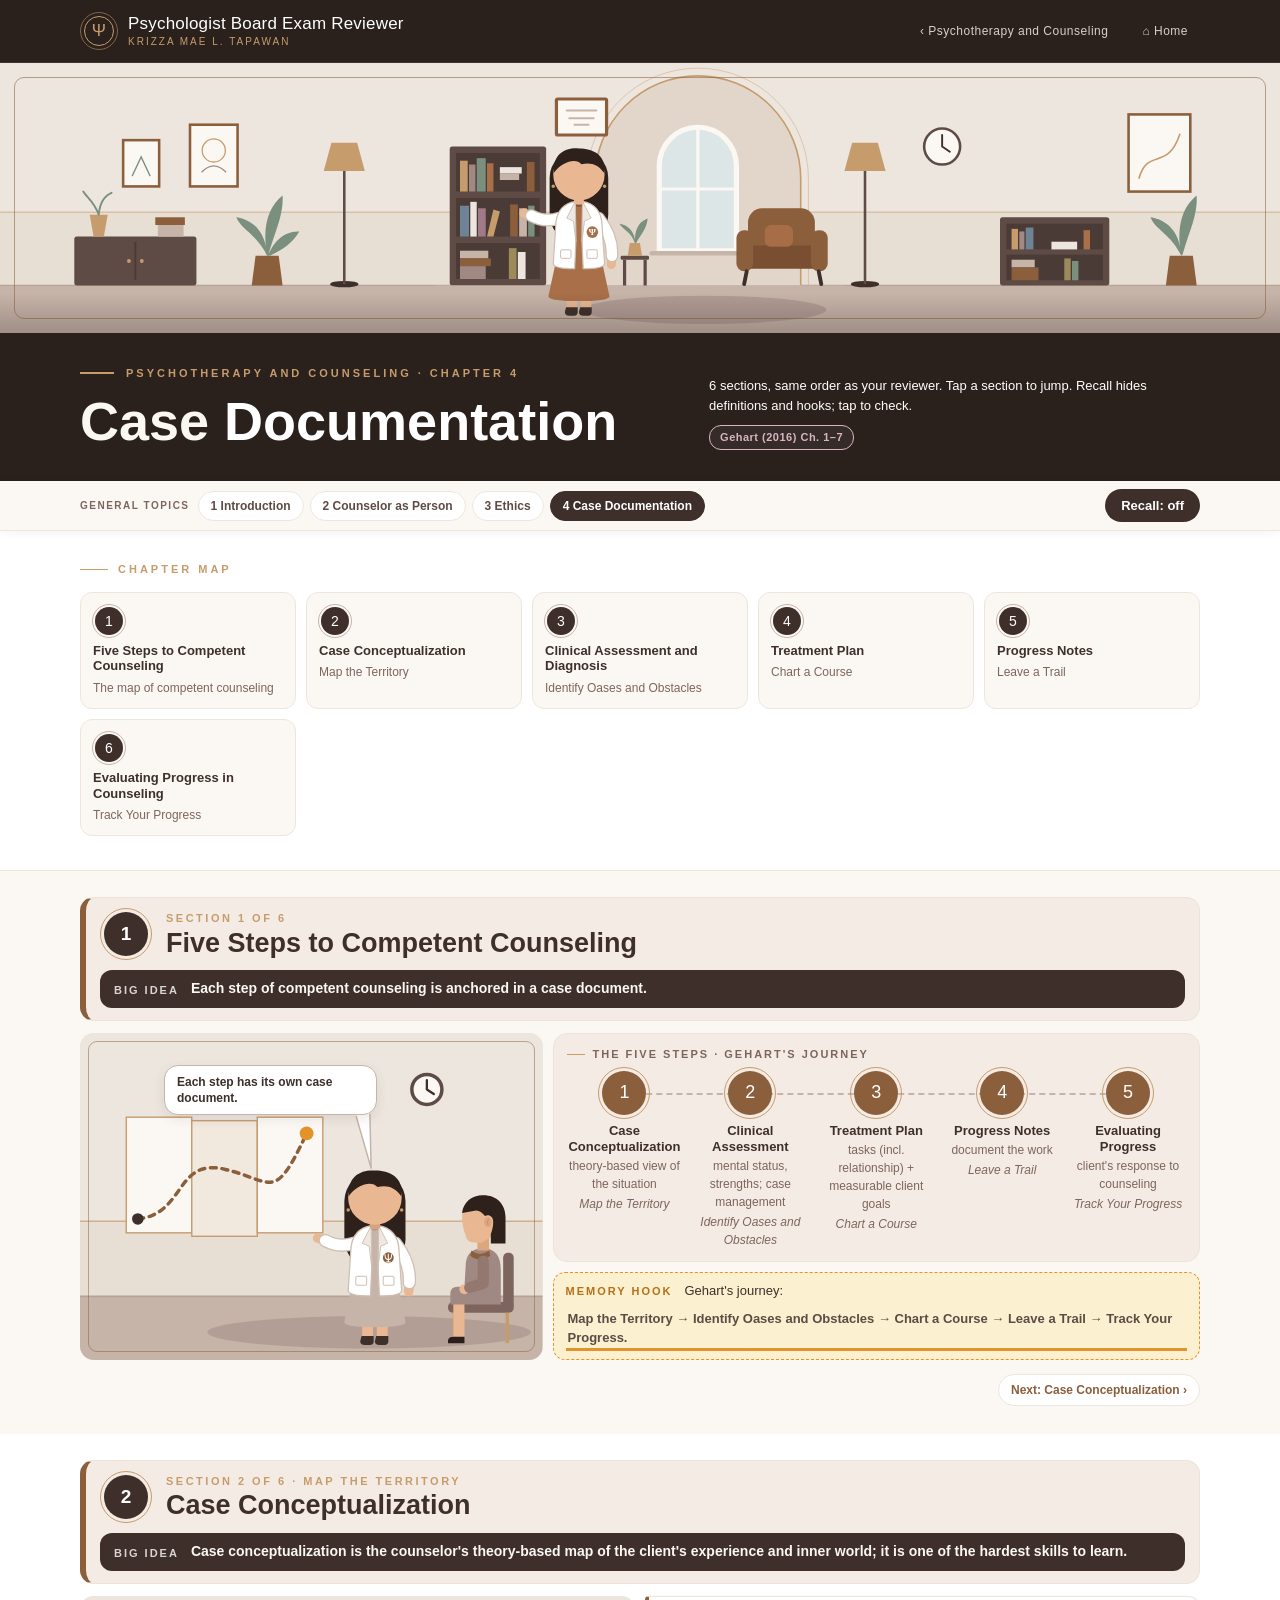
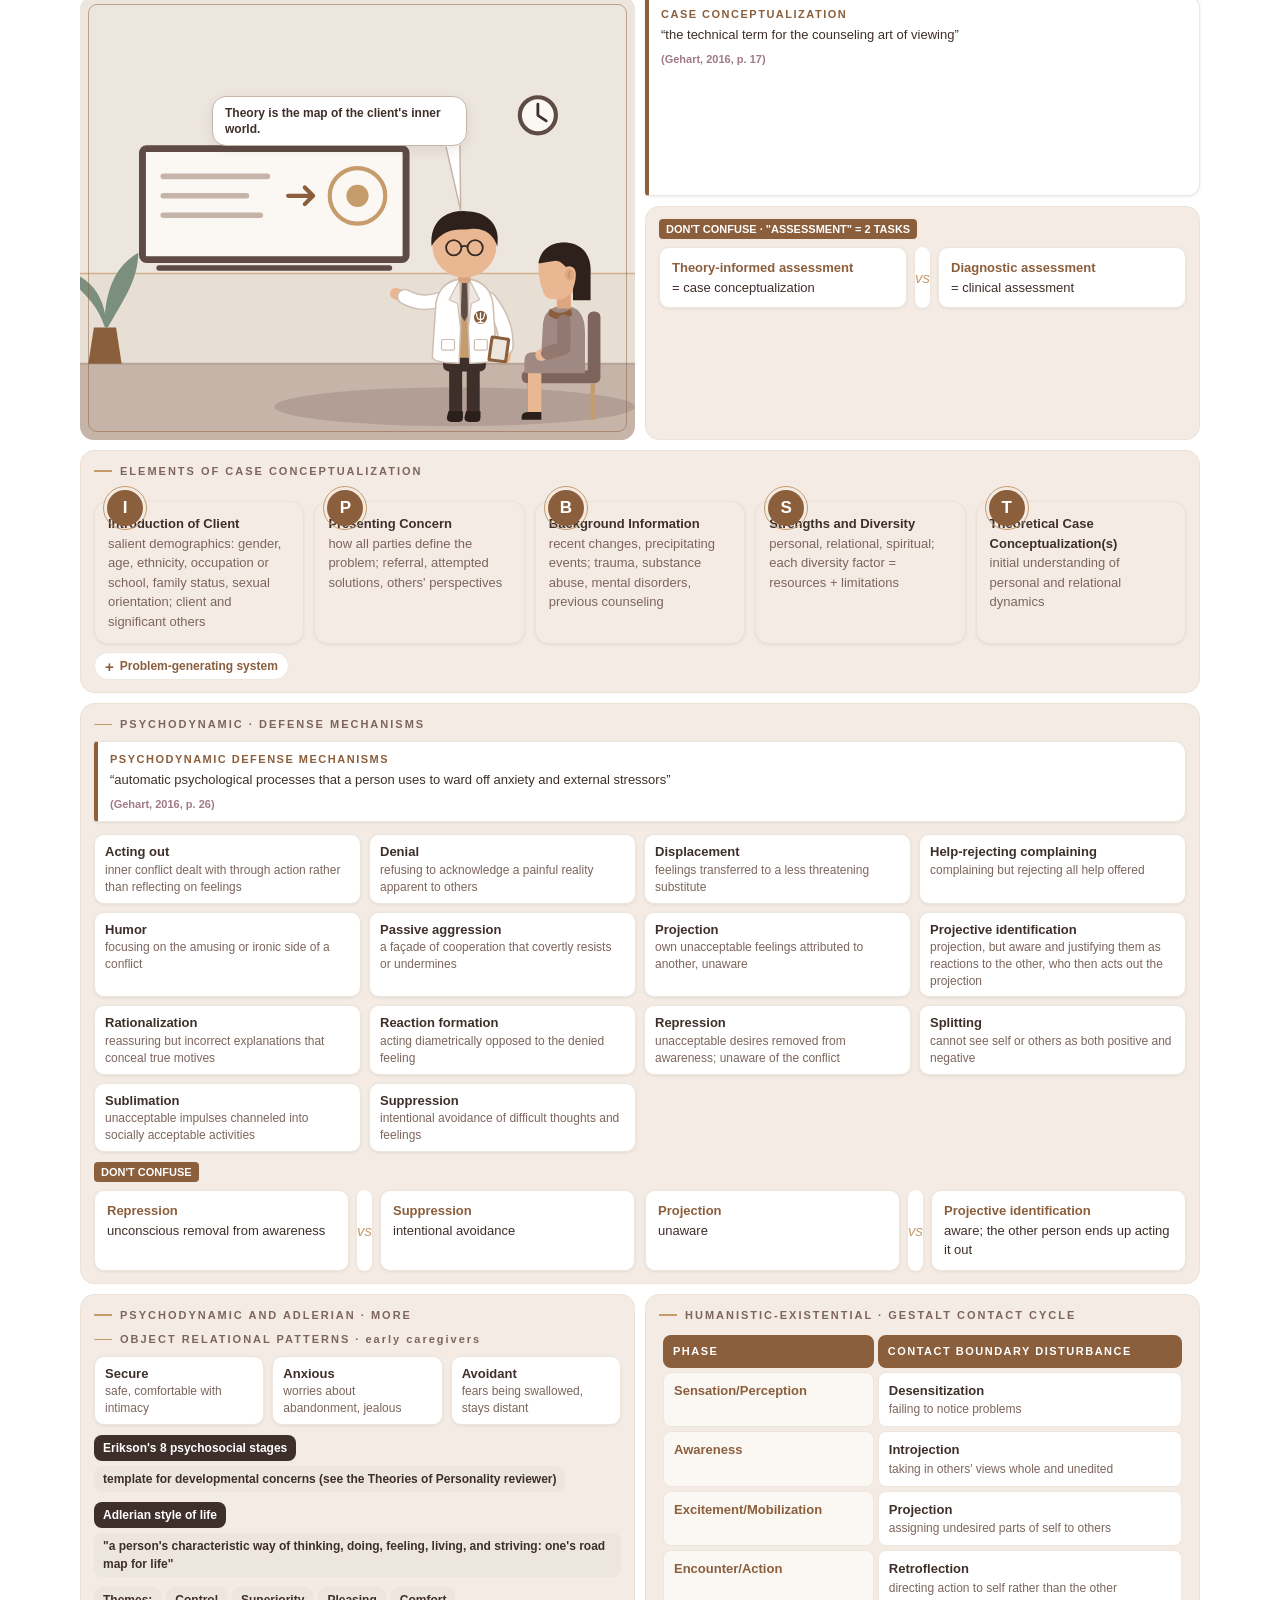
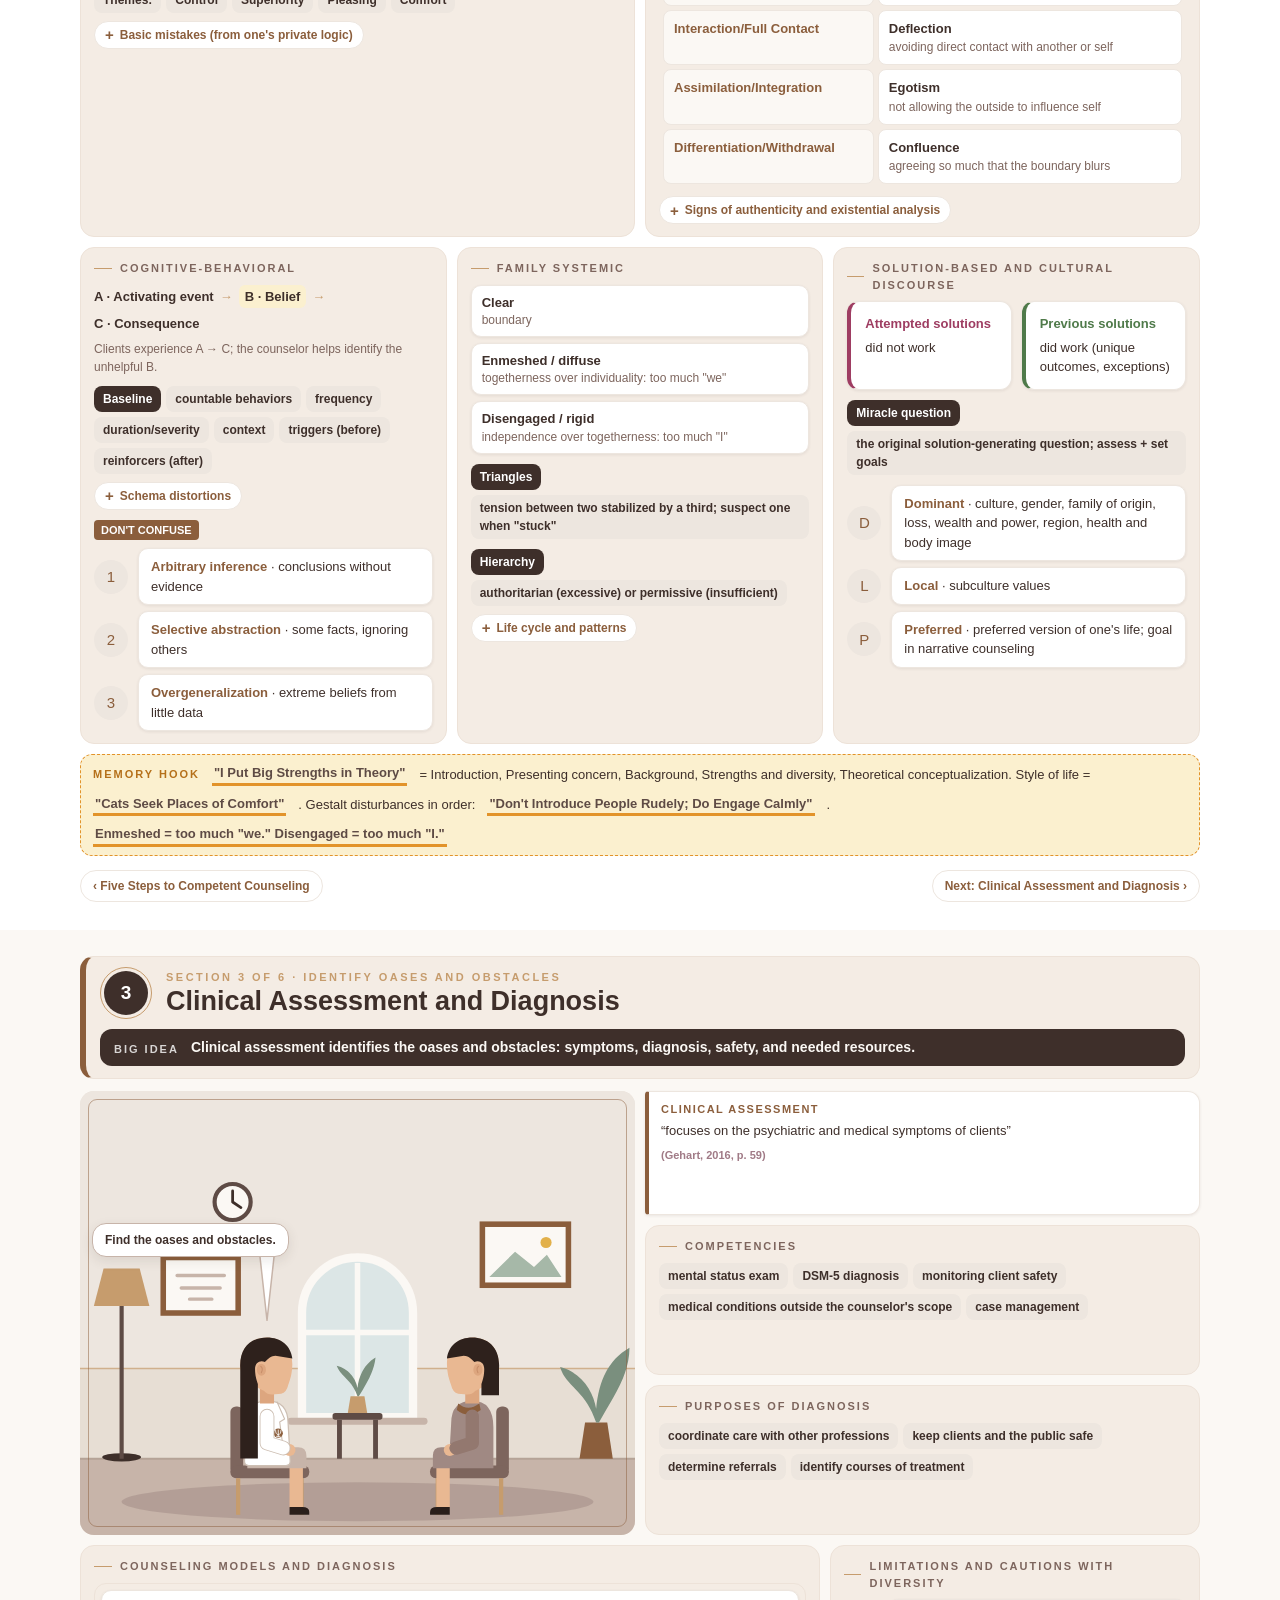
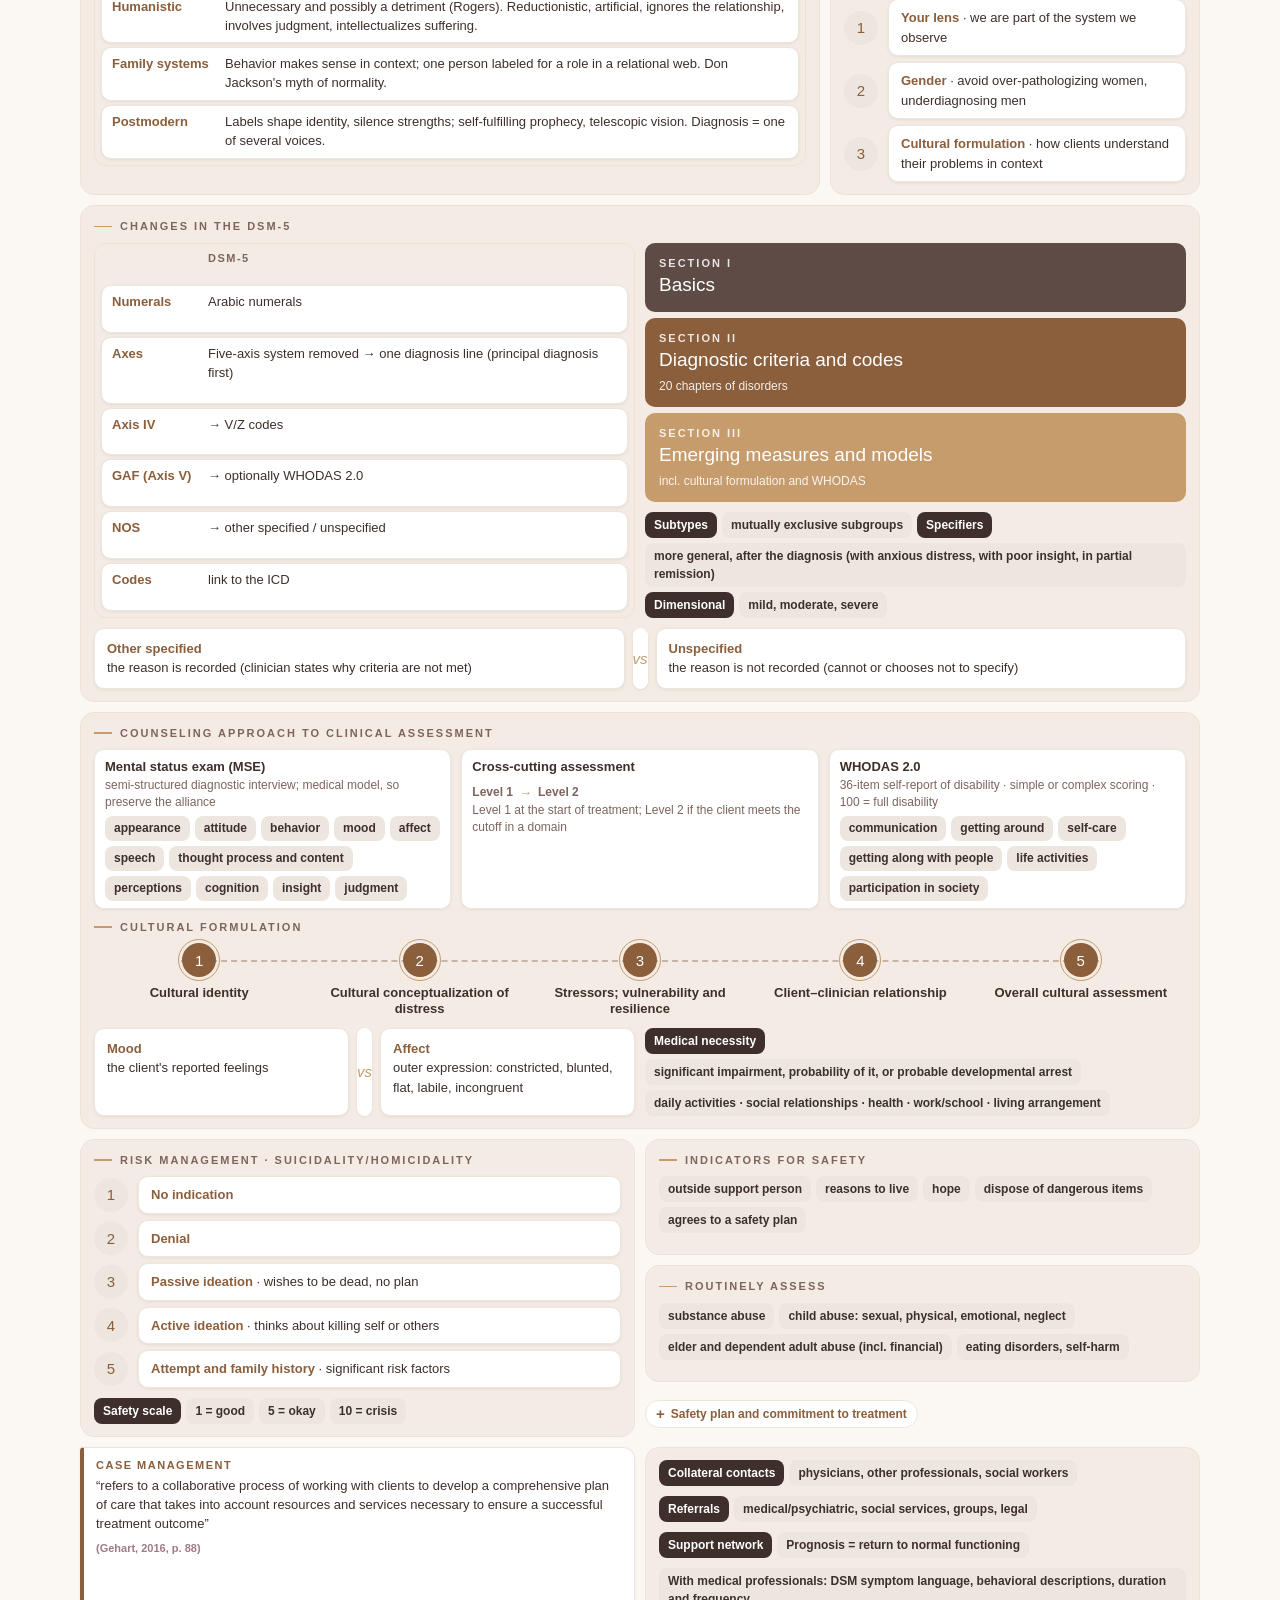
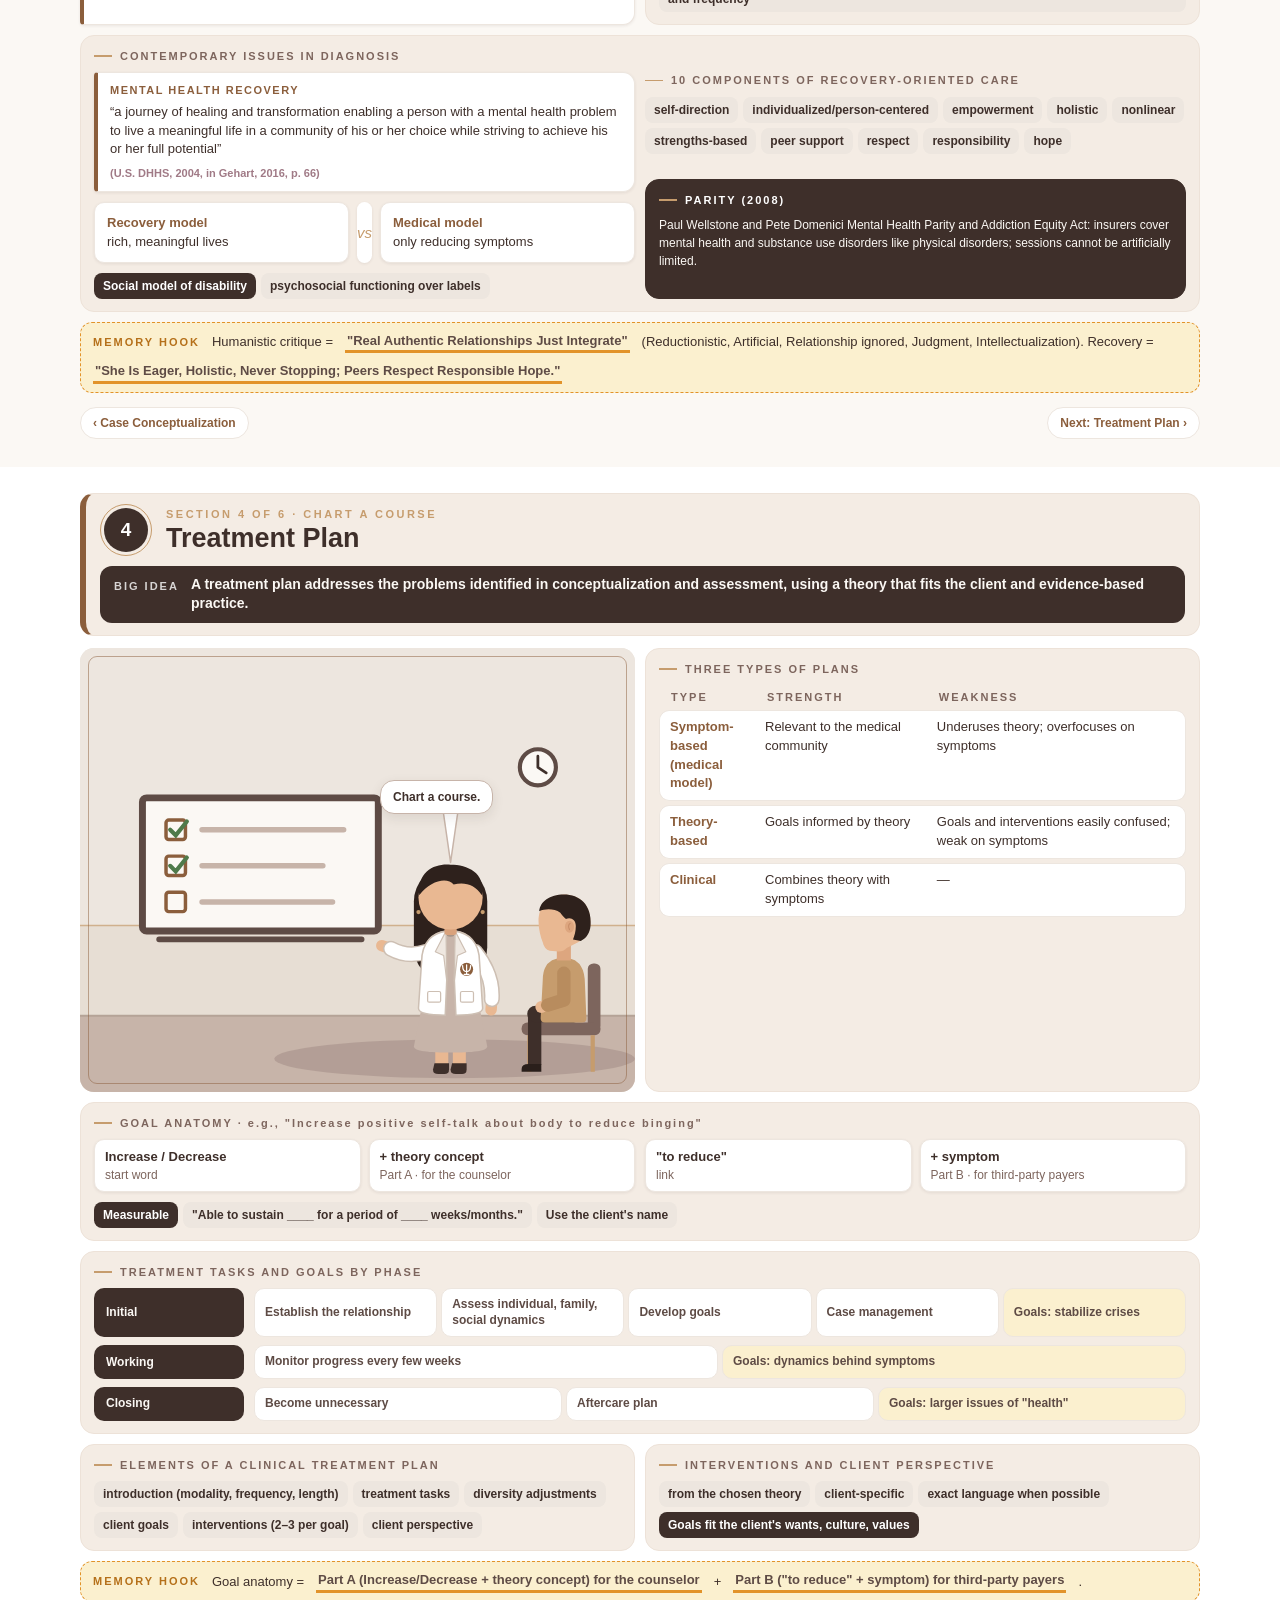
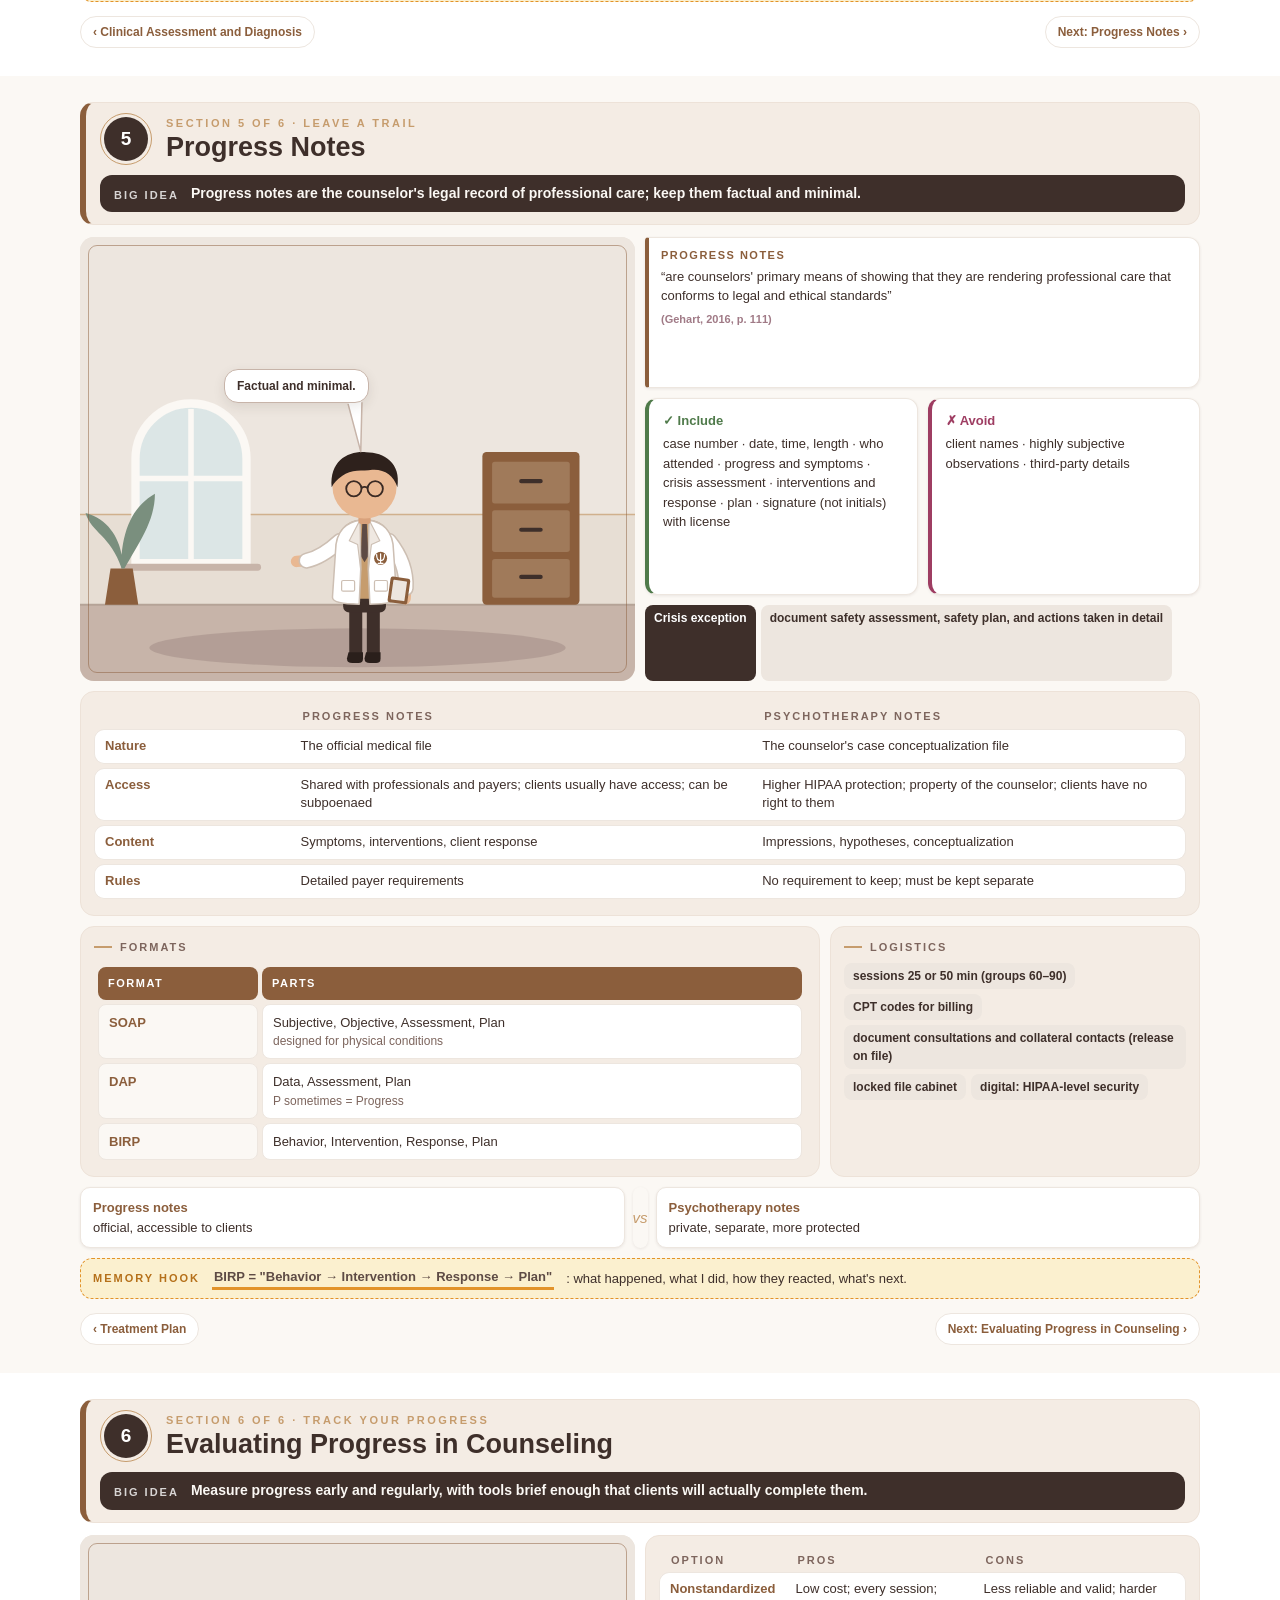
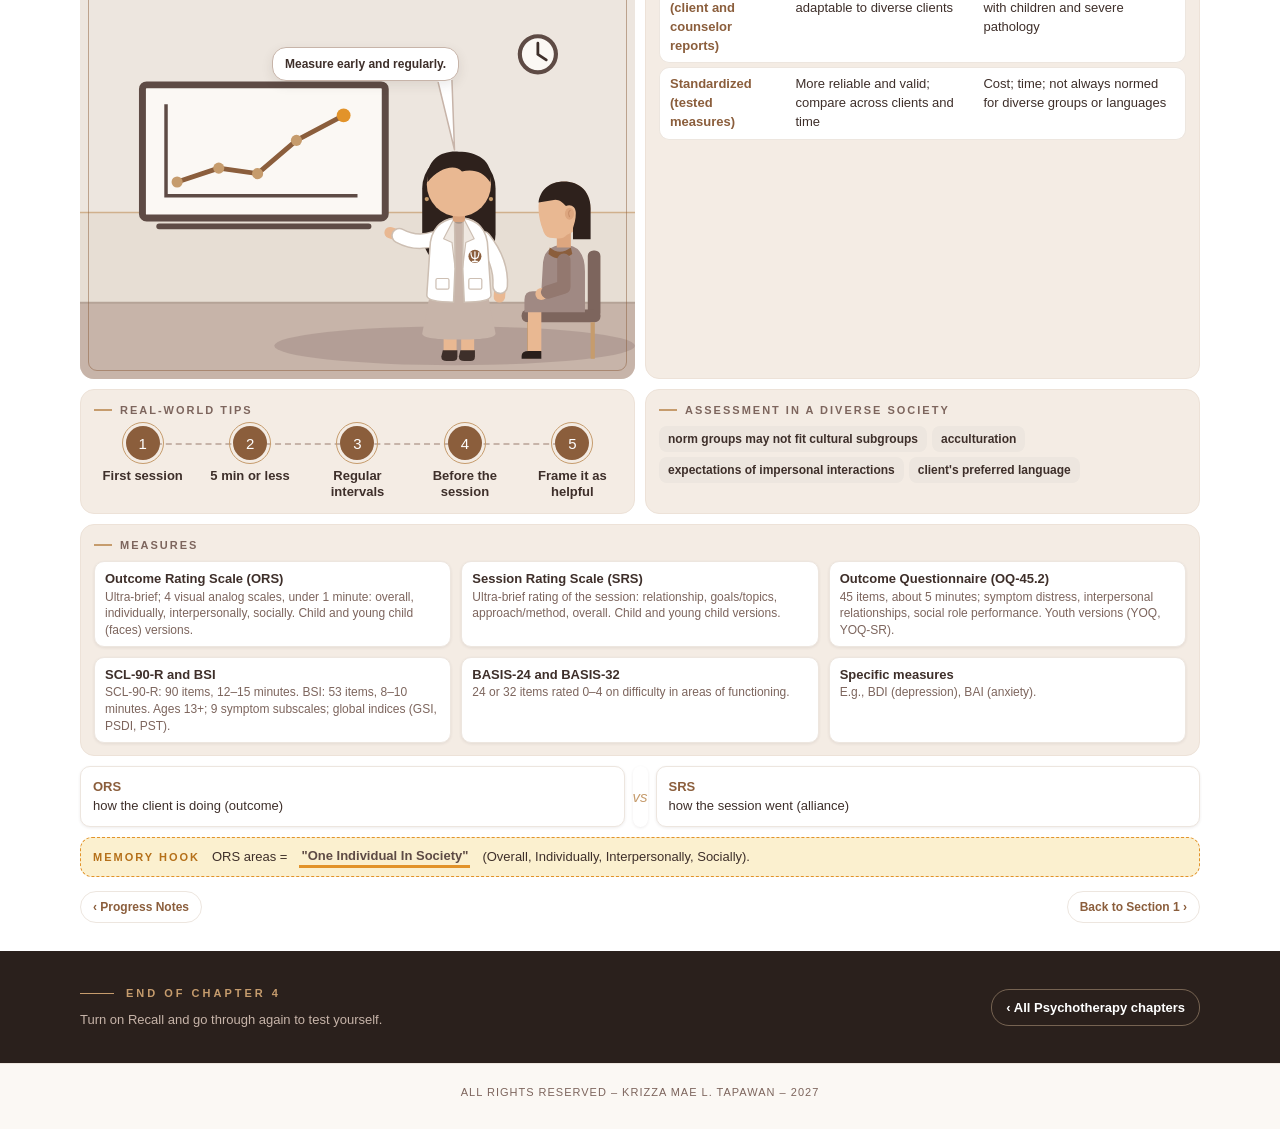
<file: chapters/psychotherapy/ch04.html>
<!DOCTYPE html>
<html lang="en">
<head>
<meta charset="utf-8">
<meta name="viewport" content="width=device-width,initial-scale=1,viewport-fit=cover">
<meta name="robots" content="noindex, nofollow, noarchive, nosnippet, noimageindex, notranslate"><meta name="googlebot" content="noindex, nofollow"><meta name="bingbot" content="noindex, nofollow"><meta name="referrer" content="no-referrer">
<meta name="theme-color" content="#2A201C">
<meta name="apple-mobile-web-app-capable" content="yes">
<meta name="apple-mobile-web-app-title" content="PBE Reviewer">
<link rel="manifest" href="../../manifest.webmanifest">
<link rel="icon" href="../../assets/psynthesized-mark-v2.svg" type="image/svg+xml">
<link rel="apple-touch-icon" href="../../assets/icon-180.png">
<title>Chapter 4 · Case Documentation · Psychologist Board Exam Reviewer</title>
<link rel="stylesheet" href="../../assets/style.css">
<link rel="stylesheet" href="../../assets/chapter.css">
<link rel="stylesheet" href="../../assets/fixed-header.css">
</head>
<body class="chapter">
<!--
  CHAPTER 4: CASE DOCUMENTATION (Psychotherapy and Counseling)
  Text source: her Word reviewer, Chapter 4 only. Quotes are verbatim with their citations.
  Each section starts with a comment like  ===== 2. COUNSELING AND PSYCHOTHERAPY =====
  Room scenes: <div class="vg" data-scene="..."> are drawn by assets/scenes.js with her characters.
  To fix a typo, change only the words between the tags.
-->
<header class="topbar">
  <a class="brand" href="../../index.html"><span class="psi">Ψ</span><span class="bt">Psychologist Board Exam Reviewer<small>KRIZZA MAE L. TAPAWAN</small></span></a>
  <span class="sp"></span>
  <a class="tlink" href="../../subject.html?s=psychotherapy">‹<span class="hide-xs"> Psychotherapy and Counseling</span></a>
  <a class="tlink" href="../../index.html" aria-label="Home">⌂<span class="hide-xs"> Home</span></a>
</header>

<section class="ch-top">
  <div class="cover" aria-hidden="true">
    <svg viewBox="0 0 2000 420" preserveAspectRatio="xMidYMax slice">
      <rect width="2000" height="420" fill="#EDE6DF"/>
      <rect y="232" width="2000" height="114" fill="#E7DED4"/>
      <path d="M0 232 H2000" stroke="#C69C6D" stroke-width="1.5" opacity=".7"/>
      <rect y="346" width="2000" height="74" fill="#C7B4A9"/>
      <path d="M0 346 H2000" stroke="#B5A397" stroke-width="2"/>
      <!-- left of the room -->
      <rect x="300" y="96" width="74" height="96" fill="#FBF8F4" stroke="#8B5E3C" stroke-width="4"/>
      <circle cx="337" cy="136" r="18" fill="none" stroke="#C69C6D" stroke-width="2"/><path d="M318 170 Q337 150 356 170" fill="none" stroke="#A08983" stroke-width="2"/>
      <rect x="196" y="120" width="56" height="72" fill="#FBF8F4" stroke="#8B5E3C" stroke-width="4"/>
      <path d="M210 176 L224 146 L238 176" fill="none" stroke="#7A8F7E" stroke-width="2"/>
      <rect x="120" y="270" width="190" height="76" rx="4" fill="#5E4B45"/><path d="M215 278 V338" stroke="#4A3B36" stroke-width="3"/><circle cx="205" cy="308" r="3" fill="#C69C6D"/><circle cx="225" cy="308" r="3" fill="#C69C6D"/>
      <path d="M150 270 l-6 -34 h28 l-6 34 Z" fill="#C69C6D"/><path d="M158 236 C150 214 140 210 134 200 M158 236 C160 214 168 206 178 202" fill="none" stroke="#7A8F7E" stroke-width="3" stroke-linecap="round"/>
      <rect x="250" y="252" width="40" height="18" fill="#C7B4A9"/><rect x="246" y="240" width="46" height="12" fill="#8B5E3C"/>
      <path d="M396 346 L444 346 L438 300 L402 300 Z" fill="#8B5E3C"/>
      <path d="M420 300 C404 266 380 260 372 240 C398 244 414 262 418 286 C414 248 424 222 444 206 C446 236 432 262 422 298 C434 270 452 262 470 262 C460 280 444 290 424 300" fill="#7A8F7E"/>
      <ellipse cx="540" cy="344" rx="22" ry="5" fill="#3E2F2A"/><path d="M540 344 V168" stroke="#5E4B45" stroke-width="4"/><path d="M508 168 H572 L560 124 H520 Z" fill="#C69C6D"/>
      <!-- right of the room -->
      <ellipse cx="1350" cy="344" rx="22" ry="5" fill="#3E2F2A"/><path d="M1350 344 V168" stroke="#5E4B45" stroke-width="4"/><path d="M1318 168 H1382 L1370 124 H1330 Z" fill="#C69C6D"/>
      <circle cx="1470" cy="130" r="28" fill="#FBF8F4" stroke="#5E4B45" stroke-width="4"/><path d="M1470 130 V112 M1470 130 L1482 138" stroke="#3E2F2A" stroke-width="3" stroke-linecap="round"/>
      <rect x="1560" y="240" width="170" height="106" rx="4" fill="#5E4B45"/><rect x="1570" y="250" width="150" height="40" fill="#4A3B36"/><rect x="1570" y="298" width="150" height="40" fill="#4A3B36"/>
      <rect x="1578" y="258" width="10" height="32" fill="#C69C6D"/><rect x="1590" y="262" width="8" height="28" fill="#A08983"/><rect x="1600" y="256" width="12" height="34" fill="#6E8496"/><rect x="1640" y="278" width="40" height="12" fill="#EDE6DF"/><rect x="1690" y="260" width="10" height="30" fill="#A86F48"/>
      <rect x="1578" y="306" width="36" height="12" fill="#C7B4A9"/><rect x="1578" y="318" width="42" height="20" fill="#8B5E3C"/><rect x="1660" y="304" width="10" height="34" fill="#9C8A5A"/><rect x="1672" y="308" width="10" height="30" fill="#7A8F7E"/>
      <rect x="1760" y="80" width="96" height="120" fill="#FBF8F4" stroke="#8B5E3C" stroke-width="4"/><path d="M1776 180 C1790 130 1820 170 1840 110" fill="none" stroke="#C69C6D" stroke-width="2.5"/>
      <path d="M1818 346 L1866 346 L1860 300 L1824 300 Z" fill="#8B5E3C"/>
      <path d="M1842 300 C1826 266 1802 260 1794 240 C1820 244 1836 262 1840 286 C1836 248 1846 222 1866 206 C1868 236 1854 262 1844 298" fill="#7A8F7E"/>
      <!-- the room: arched alcove with a double thin line -->
      <g transform="translate(680 0)">
        <path d="M250 346 V180 A160 160 0 0 1 570 180 V346 Z" fill="#E2D6CB"/>
        <path d="M250 346 V180 A160 160 0 0 1 570 180 V346" fill="none" stroke="#C69C6D" stroke-width="2.5"/>
        <path d="M238 346 V180 A172 172 0 0 1 582 180 V346" fill="none" stroke="#C69C6D" stroke-width="1" opacity=".7"/>
            <!-- window -->
            <path d="M350 292 V160 A60 60 0 0 1 470 160 V292 Z" fill="#DCE6E6"/>
            <path d="M350 292 V160 A60 60 0 0 1 470 160 V292 Z" fill="none" stroke="#FBF8F4" stroke-width="8"/>
            <path d="M410 100 V292 M350 196 H470" stroke="#FBF8F4" stroke-width="5"/>
            <path d="M338 296 H482" stroke="#C7B4A9" stroke-width="7" stroke-linecap="round"/>
            <!-- framed certificate -->
            <rect x="190" y="56" width="78" height="56" rx="2" fill="#FBF8F4" stroke="#8B5E3C" stroke-width="5"/>
            <path d="M206 74 H252 M210 86 H248 M218 96 H240" stroke="#C7B4A9" stroke-width="3" stroke-linecap="round"/>
            <!-- bookshelf -->
            <g transform="translate(-16 -84)">
              <rect x="40" y="214" width="150" height="216" rx="4" fill="#5E4B45"/>
              <rect x="50" y="224" width="130" height="60" fill="#4A3B36"/><rect x="50" y="294" width="130" height="60" fill="#4A3B36"/><rect x="50" y="364" width="130" height="56" fill="#4A3B36"/>
              <rect x="56" y="236" width="12" height="48" fill="#C69C6D"/><rect x="70" y="242" width="10" height="42" fill="#A08983"/><rect x="82" y="232" width="14" height="52" fill="#7A8F7E"/><rect x="98" y="240" width="10" height="44" fill="#A86F48"/><rect x="118" y="246" width="34" height="10" fill="#EDE6DF"/><rect x="118" y="256" width="30" height="10" fill="#C7B4A9"/><rect x="160" y="238" width="12" height="46" fill="#8B5E3C"/>
              <rect x="56" y="306" width="14" height="48" fill="#6E8496"/><rect x="72" y="300" width="10" height="54" fill="#EDE6DF"/><rect x="84" y="310" width="12" height="44" fill="#A07A86"/><path d="M98 354 L108 312 L118 315 L108 354Z" fill="#C69C6D"/><rect x="134" y="304" width="12" height="50" fill="#8B5E3C"/><rect x="148" y="310" width="12" height="44" fill="#C7B4A9"/><rect x="162" y="306" width="10" height="48" fill="#7A8F7E"/>
              <rect x="56" y="376" width="44" height="12" fill="#C7B4A9"/><rect x="56" y="388" width="48" height="12" fill="#8B5E3C"/><rect x="56" y="400" width="40" height="20" fill="#A08983"/><rect x="132" y="372" width="12" height="48" fill="#9C8A5A"/><rect x="146" y="378" width="12" height="42" fill="#EDE6DF"/>
            </g>
            <!-- floor and rug -->
            <rect x="0" y="346" width="640" height="74" fill="#C7B4A9"/>
            <ellipse cx="420" cy="384" rx="190" ry="22" fill="#A08983" opacity=".55"/>
            <!-- side table and plant -->
            <g transform="translate(40 -88)">
              <rect x="250" y="388" width="44" height="6" rx="2" fill="#5E4B45"/><path d="M256 394 V434 M288 394 V434" stroke="#5E4B45" stroke-width="5"/>
              <path d="M261 388 h22 l-3 -20 h-16 Z" fill="#C69C6D"/>
              <path d="M272 368 C266 350 254 348 248 338 C262 340 270 350 272 362 C273 344 280 334 292 330 C290 346 282 354 274 368" fill="#7A8F7E"/>
            </g>
            <!-- armchair -->
            <g transform="translate(170 -100)">
              <rect x="318" y="326" width="104" height="80" rx="22" fill="#8B5E3C"/>
              <rect x="308" y="384" width="126" height="36" rx="12" fill="#7A4F31"/>
              <rect x="300" y="360" width="26" height="64" rx="12" fill="#8B5E3C"/><rect x="416" y="360" width="26" height="64" rx="12" fill="#8B5E3C"/>
              <path d="M316 424 l-4 20 M428 424 l4 20" stroke="#3E2F2A" stroke-width="6" stroke-linecap="round"/>
              <rect x="344" y="352" width="44" height="34" rx="10" fill="#A86F48" opacity=".9"/>
            </g>
          <!-- psychologist: white coat with Psi logo over a pink dress, reaching for a book -->
          <g transform="translate(130 74) scale(.95)">
            <rect x="80" y="230" width="17" height="100" fill="#E9B892"/><path d="M79 322 h19 v8 q0 6 -6 6 h-8 q-7 0 -7 -6 Z" fill="#3E2F2A"/>
            <rect x="103" y="230" width="17" height="100" fill="#E9B892"/><path d="M102 322 h19 v8 q0 6 -6 6 h-8 q-7 0 -7 -6 Z" fill="#3E2F2A"/>
            <rect x="52" y="64" width="96" height="152" rx="46" fill="#2E211C"/>
            <path d="M22 172 L10 168" stroke="#E9B892" stroke-width="15" fill="none" stroke-linecap="round"/>
            <path d="M68 176 Q44 184 22 172" stroke="#CDBFB3" stroke-width="21" fill="none" stroke-linecap="round"/>
            <path d="M68 176 Q44 184 22 172" stroke="#FFFFFF" stroke-width="17" fill="none" stroke-linecap="round"/>
            <path d="M154 238 L153 252" stroke="#E9B892" stroke-width="15" fill="none" stroke-linecap="round"/>
            <path d="M132 176 Q156 206 154 238" stroke="#CDBFB3" stroke-width="21" fill="none" stroke-linecap="round"/>
            <path d="M132 176 Q156 206 154 238" stroke="#FFFFFF" stroke-width="17" fill="none" stroke-linecap="round"/>
            <path d="M63 244 L137 244 L150 304 C150 310 128 312 100 312 C72 312 50 310 50 304 Z" fill="#A86F48"/>
            <path d="M62 190 C62 160 80 148 100 148 C120 148 138 160 138 190 L140 252 L60 252 Z" fill="#A86F48"/>
            <path d="M88 150 Q100 162 112 150" stroke="#7E5235" stroke-width="2.5" fill="none" stroke-linecap="round"/>
            <path d="M94 149 C78 151 62 162 62 190 L58 250 C58 257 72 259 93 259 L95 214 Z" fill="#FFFFFF" stroke="#CDBFB3" stroke-width="2" stroke-linejoin="round"/>
            <path d="M106 149 C122 151 138 162 138 190 L142 250 C142 257 128 259 107 259 L105 214 Z" fill="#FFFFFF" stroke="#CDBFB3" stroke-width="2" stroke-linejoin="round"/>
            <path d="M94 149 L80 176 L91 181 L95 214 Z" fill="#EFE8E1" stroke="#CDBFB3" stroke-width="1.5" stroke-linejoin="round"/>
            <path d="M106 149 L120 176 L109 181 L105 214 Z" fill="#EFE8E1" stroke="#CDBFB3" stroke-width="1.5" stroke-linejoin="round"/>
            <rect x="70" y="228" width="17" height="14" rx="2" fill="none" stroke="#CDBFB3" stroke-width="1.6"/>
            <rect x="113" y="228" width="17" height="14" rx="2" fill="none" stroke="#CDBFB3" stroke-width="1.6"/>
            <circle cx="122" cy="199" r="9.5" fill="#A86F48"/>
            <text x="122" y="204.5" text-anchor="middle" font-family="Georgia,serif" font-size="15" font-weight="bold" fill="#FFFFFF">Ψ</text>
            <rect x="92" y="136" width="16" height="18" rx="4" fill="#E9B892"/>
            <circle cx="100" cy="105" r="42" fill="#E9B892"/>
            <path d="M59 102 C56 70 80 60 100 62 C122 62 146 72 141 102 C132 88 118 84 104 88 C96 78 74 82 59 102 Z" fill="#2E211C"/>
            <circle cx="58" cy="124" r="2.8" fill="#C69C6D"/><circle cx="142" cy="124" r="2.8" fill="#C69C6D"/>
          </g>
      </g>
    </svg>
  </div>
  <div class="ch-intro">
    <div>
      <div class="kicker">PSYCHOTHERAPY AND COUNSELING · CHAPTER 4</div>
      <h1>Case <em>Documentation</em></h1>
    </div>
    <div class="side-note">
      <p>6 sections, same order as your reviewer. Tap a section to jump. Recall hides definitions and hooks; tap to check.</p>
      <div class="src-chips"><span style="color:#D7B5C0">Gehart (2016) Ch. 1–7</span></div>
    </div>
  </div>
</section>

<nav class="secbar" aria-label="Sections">
  <div class="secbar-in">
    <div class="chips">
      <a href="#s1"><i>1</i>Five Steps</a>
      <a href="#s2"><i>2</i>Case Conceptualization</a>
      <a href="#s3"><i>3</i>Clinical Assessment</a>
      <a href="#s4"><i>4</i>Treatment Plan</a>
      <a href="#s5"><i>5</i>Progress Notes</a>
      <a href="#s6"><i>6</i>Evaluating Progress</a>
    </div>
    <button class="pill-btn" id="recallBtn">Recall: off</button>
  </div>
  <div class="prog"></div>
</nav>

<!-- ===== CHAPTER MAP ===== -->
<section class="chmap">
  <div class="chmap-in">
    <div class="eyebrow">CHAPTER MAP</div>
    <div class="tiles">
      <a class="tile" href="#s1"><span class="tn"><b>1</b></span><span class="tt">Five Steps to Competent Counseling</span><span class="tb">The map of competent counseling</span></a>
      <a class="tile" href="#s2"><span class="tn"><b>2</b></span><span class="tt">Case Conceptualization</span><span class="tb">Map the Territory</span></a>
      <a class="tile" href="#s3"><span class="tn"><b>3</b></span><span class="tt">Clinical Assessment and Diagnosis</span><span class="tb">Identify Oases and Obstacles</span></a>
      <a class="tile" href="#s4"><span class="tn"><b>4</b></span><span class="tt">Treatment Plan</span><span class="tb">Chart a Course</span></a>
      <a class="tile" href="#s5"><span class="tn"><b>5</b></span><span class="tt">Progress Notes</span><span class="tb">Leave a Trail</span></a>
      <a class="tile" href="#s6"><span class="tn"><b>6</b></span><span class="tt">Evaluating Progress in Counseling</span><span class="tb">Track Your Progress</span></a>
    </div>
  </div>
</section>

<main>

<!-- ===== 1. FIVE STEPS TO COMPETENT COUNSELING ===== -->
<section class="sec" id="s1"><div class="sec-in">
  <div class="sec-head">
    <div class="sec-num">1</div>
    <div><div class="k">SECTION 1 OF 6</div><h2>Five Steps to Competent Counseling</h2></div>
    <div class="bigidea"><b>BIG IDEA</b><span>Each step of competent counseling is anchored in a case document.</span></div>
  </div>
  <div class="g g-12">
    <div class="vg" data-scene="map"><div class="say">Each step has its own case document.</div></div>
    <div class="panel">
      <div class="lbl">THE FIVE STEPS · GEHART'S JOURNEY</div>
      <div class="track">
        <div class="step"><div class="n">1</div><b>Case Conceptualization</b><span class="rc">theory-based view of the situation</span><span><i>Map the Territory</i></span></div>
        <div class="step"><div class="n">2</div><b>Clinical Assessment</b><span class="rc">mental status, strengths; case management</span><span><i>Identify Oases and Obstacles</i></span></div>
        <div class="step"><div class="n">3</div><b>Treatment Plan</b><span class="rc">tasks (incl. relationship) + measurable client goals</span><span><i>Chart a Course</i></span></div>
        <div class="step"><div class="n">4</div><b>Progress Notes</b><span class="rc">document the work</span><span><i>Leave a Trail</i></span></div>
        <div class="step"><div class="n">5</div><b>Evaluating Progress</b><span class="rc">client's response to counseling</span><span><i>Track Your Progress</i></span></div>
      </div>
    </div>
  </div>
  <div class="hook mt"><b>MEMORY HOOK</b>Gehart's journey: <mark>Map the Territory → Identify Oases and Obstacles → Chart a Course → Leave a Trail → Track Your Progress.</mark></div>
  <div class="secnext"><span></span><a href="#s2">Next: Case Conceptualization ›</a></div>
</div></section>

<!-- ===== 2. CASE CONCEPTUALIZATION ===== -->
<section class="sec" id="s2"><div class="sec-in">
  <div class="sec-head">
    <div class="sec-num">2</div>
    <div><div class="k">SECTION 2 OF 6 · MAP THE TERRITORY</div><h2>Case Conceptualization</h2></div>
    <div class="bigidea"><b>BIG IDEA</b><span>Case conceptualization is the counselor's theory-based map of the client's experience and inner world; it is one of the hardest skills to learn.</span></div>
  </div>
  <div class="g g2">
    <div class="vg" data-scene="board"><div class="say">Theory is the map of the client's inner world.</div></div>
    <div class="g">
      <div class="def"><span class="term">Case conceptualization</span><q>the technical term for the counseling art of viewing</q><span class="ci" style="color:#A07A86">(Gehart, 2016, p. 17)</span></div>
      <div class="panel"><div class="trapline"><span class="trap">DON'T CONFUSE · "ASSESSMENT" = 2 TASKS</span></div>
        <div class="confuse"><div><b>Theory-informed assessment</b>= case conceptualization</div><div class="vs">vs</div><div><b>Diagnostic assessment</b>= clinical assessment</div></div>
      </div>
    </div>
  </div>
  <div class="panel mt">
    <div class="lbl">ELEMENTS OF CASE CONCEPTUALIZATION</div>
    <div class="g g5">
      <div class="cond panel"><span class="ltr">I</span><b>Introduction of Client</b><div class="rc muted">salient demographics: gender, age, ethnicity, occupation or school, family status, sexual orientation; client and significant others</div></div>
      <div class="cond panel"><span class="ltr">P</span><b>Presenting Concern</b><div class="rc muted">how all parties define the problem; referral, attempted solutions, others' perspectives</div></div>
      <div class="cond panel"><span class="ltr">B</span><b>Background Information</b><div class="rc muted">recent changes, precipitating events; trauma, substance abuse, mental disorders, previous counseling</div></div>
      <div class="cond panel"><span class="ltr">S</span><b>Strengths and Diversity</b><div class="rc muted">personal, relational, spiritual; each diversity factor = resources + limitations</div></div>
      <div class="cond panel"><span class="ltr">T</span><b>Theoretical Case Conceptualization(s)</b><div class="rc muted">initial understanding of personal and relational dynamics</div></div>
    </div>
    <details class="more"><summary>Problem-generating system</summary><div>The set of relationships that generated the idea that there is a problem; each person may have a different definition.</div></details>
  </div>

  <div class="panel mt">
    <div class="lbl">PSYCHODYNAMIC · DEFENSE MECHANISMS</div>
    <div class="def" style="margin-bottom:12px"><span class="term">Psychodynamic defense mechanisms</span><q>automatic psychological processes that a person uses to ward off anxiety and external stressors</q><span class="ci" style="color:#A07A86">(Gehart, 2016, p. 26)</span></div>
    <div class="g g4" style="gap:8px">
      <div class="skill"><b>Acting out</b><span class="rc">inner conflict dealt with through action rather than reflecting on feelings</span></div>
      <div class="skill"><b>Denial</b><span class="rc">refusing to acknowledge a painful reality apparent to others</span></div>
      <div class="skill"><b>Displacement</b><span class="rc">feelings transferred to a less threatening substitute</span></div>
      <div class="skill"><b>Help-rejecting complaining</b><span class="rc">complaining but rejecting all help offered</span></div>
      <div class="skill"><b>Humor</b><span class="rc">focusing on the amusing or ironic side of a conflict</span></div>
      <div class="skill"><b>Passive aggression</b><span class="rc">a façade of cooperation that covertly resists or undermines</span></div>
      <div class="skill"><b>Projection</b><span class="rc">own unacceptable feelings attributed to another, unaware</span></div>
      <div class="skill"><b>Projective identification</b><span class="rc">projection, but aware and justifying them as reactions to the other, who then acts out the projection</span></div>
      <div class="skill"><b>Rationalization</b><span class="rc">reassuring but incorrect explanations that conceal true motives</span></div>
      <div class="skill"><b>Reaction formation</b><span class="rc">acting diametrically opposed to the denied feeling</span></div>
      <div class="skill"><b>Repression</b><span class="rc">unacceptable desires removed from awareness; unaware of the conflict</span></div>
      <div class="skill"><b>Splitting</b><span class="rc">cannot see self or others as both positive and negative</span></div>
      <div class="skill"><b>Sublimation</b><span class="rc">unacceptable impulses channeled into socially acceptable activities</span></div>
      <div class="skill"><b>Suppression</b><span class="rc">intentional avoidance of difficult thoughts and feelings</span></div>
    </div>
    <div class="trapline mt"><span class="trap">DON'T CONFUSE</span></div>
    <div class="g g2">
      <div class="confuse"><div><b>Repression</b>unconscious removal from awareness</div><div class="vs">vs</div><div><b>Suppression</b>intentional avoidance</div></div>
      <div class="confuse"><div><b>Projection</b>unaware</div><div class="vs">vs</div><div><b>Projective identification</b>aware; the other person ends up acting it out</div></div>
    </div>
  </div>

  <div class="g g2 mt">
    <div class="panel">
      <div class="lbl">PSYCHODYNAMIC AND ADLERIAN · MORE</div>
      <div class="lbl" style="margin-top:4px">OBJECT RELATIONAL PATTERNS · early caregivers</div>
      <div class="g g3" style="gap:8px">
        <div class="skill"><b>Secure</b><span class="rc">safe, comfortable with intimacy</span></div>
        <div class="skill"><b>Anxious</b><span class="rc">worries about abandonment, jealous</span></div>
        <div class="skill"><b>Avoidant</b><span class="rc">fears being swallowed, stays distant</span></div>
      </div>
      <div class="kw mt"><span class="dk">Erikson's 8 psychosocial stages</span><span>template for developmental concerns (see the Theories of Personality reviewer)</span></div>
      <div class="kw mt"><span class="dk">Adlerian style of life</span><span>"a person's characteristic way of thinking, doing, feeling, living, and striving: one's road map for life"</span></div>
      <div class="kw mt"><span>Themes:</span><span class="rc">Control</span><span class="rc">Superiority</span><span class="rc">Pleasing</span><span class="rc">Comfort</span></div>
      <details class="more"><summary>Basic mistakes (from one's private logic)</summary><div class="kw"><span>overgeneralizations</span><span>unrealistic expectations</span><span>unsustainable goals</span><span>misperceptions about life or God</span><span>denying one's worth</span><span>problematic values</span></div></details>
    </div>
    <div class="panel">
      <div class="lbl">HUMANISTIC-EXISTENTIAL · GESTALT CONTACT CYCLE</div>
      <table class="matrix">
        <tr><th>PHASE</th><th>CONTACT BOUNDARY DISTURBANCE</th></tr>
        <tr><td class="p">Sensation/Perception</td><td><b>Desensitization</b><small class="rc">failing to notice problems</small></td></tr>
        <tr><td class="p">Awareness</td><td><b>Introjection</b><small class="rc">taking in others' views whole and unedited</small></td></tr>
        <tr><td class="p">Excitement/Mobilization</td><td><b>Projection</b><small class="rc">assigning undesired parts of self to others</small></td></tr>
        <tr><td class="p">Encounter/Action</td><td><b>Retroflection</b><small class="rc">directing action to self rather than the other</small></td></tr>
        <tr><td class="p">Interaction/Full Contact</td><td><b>Deflection</b><small class="rc">avoiding direct contact with another or self</small></td></tr>
        <tr><td class="p">Assimilation/Integration</td><td><b>Egotism</b><small class="rc">not allowing the outside to influence self</small></td></tr>
        <tr><td class="p">Differentiation/Withdrawal</td><td><b>Confluence</b><small class="rc">agreeing so much that the boundary blurs</small></td></tr>
      </table>
      <details class="more"><summary>Signs of authenticity and existential analysis</summary><div><div class="kw"><span>problems seen as internal</span><span>agency and responsibility</span><span>recognizing and expressing feelings</span><span>here-and-now experiencing</span><span>beyond personal constructs and facades</span><span>accepting complexity and contradictions</span><span>freedom from "shoulds"</span><span>acceptance of others</span><span>trust of self (identity as a process)</span></div>
        <div class="kw mt"><span class="dk">Existential analysis</span><span>"big picture": sources of life meaning; satisfaction with and clarity of life direction</span></div></div></details>
    </div>
  </div>

  <div class="g g3 mt">
    <div class="panel">
      <div class="lbl">COGNITIVE-BEHAVIORAL</div>
      <div class="arrow"><span>A · Activating event</span><i>→</i><span style="background:var(--hook);padding:2px 6px;border-radius:6px">B · Belief</span><i>→</i><span>C · Consequence</span></div>
      <p class="muted" style="margin:6px 0 0;font-size:var(--fs-sm)">Clients experience A → C; the counselor helps identify the unhelpful B.</p>
      <div class="kw mt"><span class="dk">Baseline</span><span>countable behaviors</span><span>frequency</span><span>duration/severity</span><span>context</span><span>triggers (before)</span><span>reinforcers (after)</span></div>
      <details class="more"><summary>Schema distortions</summary><div><p style="margin:0 0 6px">Schema: a structured set of beliefs about some aspect of the world.</p><div class="kw"><span>arbitrary inference</span><span>selective abstraction</span><span>overgeneralization</span><span>magnification and minimization</span><span>personalization</span><span>absolutist/dichotomous thinking</span><span>mislabeling</span><span>mindreading</span></div></div></details>
      <div class="trapline mt"><span class="trap">DON'T CONFUSE</span></div>
      <div class="ladder">
        <div class="rung"><i>1</i><div><b>Arbitrary inference</b> · conclusions without evidence</div></div>
        <div class="rung"><i>2</i><div><b>Selective abstraction</b> · some facts, ignoring others</div></div>
        <div class="rung"><i>3</i><div><b>Overgeneralization</b> · extreme beliefs from little data</div></div>
      </div>
    </div>
    <div class="panel">
      <div class="lbl">FAMILY SYSTEMIC</div>
      <div class="g" style="gap:6px">
        <div class="skill"><b>Clear</b><span>boundary</span></div>
        <div class="skill"><b>Enmeshed / diffuse</b><span>togetherness over individuality: too much "we"</span></div>
        <div class="skill"><b>Disengaged / rigid</b><span>independence over togetherness: too much "I"</span></div>
      </div>
      <div class="kw mt"><span class="dk">Triangles</span><span>tension between two stabilized by a third; suspect one when "stuck"</span></div>
      <div class="kw mt"><span class="dk">Hierarchy</span><span>authoritarian (excessive) or permissive (insufficient)</span></div>
      <details class="more"><summary>Life cycle and patterns</summary><div><div class="kw"><span>1 leaving home (single adult)</span><span>2 marriage</span><span>3 young children</span><span>4 adolescent children</span><span>5 launching children</span><span>6 later life</span></div>
        <div class="kw mt"><span>Complementary patterns: opposite roles, functional to problematic</span><span>Intergenerational patterns: traced with genograms</span></div></div></details>
    </div>
    <div class="panel">
      <div class="lbl">SOLUTION-BASED AND CULTURAL DISCOURSE</div>
      <div class="verdict">
        <div class="bad"><b class="no">Attempted solutions</b>did not work</div>
        <div class="ok"><b class="yes">Previous solutions</b>did work (unique outcomes, exceptions)</div>
      </div>
      <div class="kw mt"><span class="dk">Miracle question</span><span>the original solution-generating question; assess + set goals</span></div>
      <div class="ladder mt">
        <div class="rung"><i>D</i><div><b>Dominant</b> · culture, gender, family of origin, loss, wealth and power, region, health and body image</div></div>
        <div class="rung"><i>L</i><div><b>Local</b> · subculture values</div></div>
        <div class="rung"><i>P</i><div><b>Preferred</b> · preferred version of one's life; goal in narrative counseling</div></div>
      </div>
    </div>
  </div>
  <div class="hook mt"><b>MEMORY HOOK</b><mark>"I Put Big Strengths in Theory"</mark> = Introduction, Presenting concern, Background, Strengths and diversity, Theoretical conceptualization. Style of life = <mark>"Cats Seek Places of Comfort"</mark>. Gestalt disturbances in order: <mark>"Don't Introduce People Rudely; Do Engage Calmly"</mark>. <mark>Enmeshed = too much "we." Disengaged = too much "I."</mark></div>
  <div class="secnext"><a href="#s1">‹ Five Steps to Competent Counseling</a><a href="#s3">Next: Clinical Assessment and Diagnosis ›</a></div>
</div></section>

<!-- ===== 3. CLINICAL ASSESSMENT AND DIAGNOSIS ===== -->
<section class="sec" id="s3"><div class="sec-in">
  <div class="sec-head">
    <div class="sec-num">3</div>
    <div><div class="k">SECTION 3 OF 6 · IDENTIFY OASES AND OBSTACLES</div><h2>Clinical Assessment and Diagnosis</h2></div>
    <div class="bigidea"><b>BIG IDEA</b><span>Clinical assessment identifies the oases and obstacles: symptoms, diagnosis, safety, and needed resources.</span></div>
  </div>
  <div class="g g2">
    <div class="vg" data-scene="session"><div class="say">Find the oases and obstacles.</div></div>
    <div class="g">
      <div class="def"><span class="term">Clinical assessment</span><q>focuses on the psychiatric and medical symptoms of clients</q><span class="ci" style="color:#A07A86">(Gehart, 2016, p. 59)</span></div>
      <div class="panel"><div class="lbl">COMPETENCIES</div><div class="kw"><span>mental status exam</span><span>DSM-5 diagnosis</span><span>monitoring client safety</span><span>medical conditions outside the counselor's scope</span><span>case management</span></div></div>
      <div class="panel"><div class="lbl">PURPOSES OF DIAGNOSIS</div><div class="kw"><span>coordinate care with other professions</span><span>keep clients and the public safe</span><span>determine referrals</span><span>identify courses of treatment</span></div></div>
    </div>
  </div>
  <div class="g g-21 mt">
    <div class="panel">
      <div class="lbl">COUNSELING MODELS AND DIAGNOSIS</div>
      <table class="cmp">
        <tr><td>Humanistic</td><td>Unnecessary and possibly a detriment (Rogers). <span class="rc">Reductionistic, artificial, ignores the relationship, involves judgment, intellectualizes suffering.</span></td></tr>
        <tr><td>Family systems</td><td>Behavior makes sense in context; one person labeled for a role in a relational web. <span class="rc">Don Jackson's myth of normality.</span></td></tr>
        <tr><td>Postmodern</td><td>Labels shape identity, silence strengths; <span class="rc">self-fulfilling prophecy, telescopic vision.</span> Diagnosis = one of several voices.</td></tr>
      </table>
    </div>
    <div class="panel">
      <div class="lbl">LIMITATIONS AND CAUTIONS WITH DIVERSITY</div>
      <div class="ladder">
        <div class="rung"><i>1</i><div><b>Your lens</b> · we are part of the system we observe</div></div>
        <div class="rung"><i>2</i><div><b>Gender</b> · avoid over-pathologizing women, underdiagnosing men</div></div>
        <div class="rung"><i>3</i><div><b>Cultural formulation</b> · how clients understand their problems in context</div></div>
      </div>
    </div>
  </div>

  <div class="panel mt">
    <div class="lbl">CHANGES IN THE DSM-5</div>
    <div class="g g2">
      <table class="cmp">
        <tr><th></th><th>DSM-5</th></tr>
        <tr><td>Numerals</td><td>Arabic numerals</td></tr>
        <tr><td>Axes</td><td>Five-axis system removed → one diagnosis line (principal diagnosis first)</td></tr>
        <tr><td>Axis IV</td><td>→ V/Z codes</td></tr>
        <tr><td>GAF (Axis V)</td><td>→ optionally WHODAS 2.0</td></tr>
        <tr><td>NOS</td><td>→ other specified / unspecified</td></tr>
        <tr><td>Codes</td><td>link to the ICD</td></tr>
      </table>
      <div class="g">
        <div class="stack">
          <div style="background:#5E4B45"><small>SECTION I</small><b>Basics</b></div>
          <div style="background:#8B5E3C"><small>SECTION II</small><b>Diagnostic criteria and codes</b><span>20 chapters of disorders</span></div>
          <div style="background:#C69C6D"><small>SECTION III</small><b>Emerging measures and models</b><span>incl. cultural formulation and WHODAS</span></div>
        </div>
        <div class="kw"><span class="dk">Subtypes</span><span>mutually exclusive subgroups</span><span class="dk">Specifiers</span><span>more general, after the diagnosis (with anxious distress, with poor insight, in partial remission)</span><span class="dk">Dimensional</span><span>mild, moderate, severe</span></div>
      </div>
    </div>
    <div class="confuse mt"><div><b>Other specified</b>the reason is recorded (clinician states why criteria are not met)</div><div class="vs">vs</div><div><b>Unspecified</b>the reason is not recorded (cannot or chooses not to specify)</div></div>
  </div>

  <div class="panel mt">
    <div class="lbl">COUNSELING APPROACH TO CLINICAL ASSESSMENT</div>
    <div class="g g3">
      <div class="skill"><b>Mental status exam (MSE)</b><span>semi-structured diagnostic interview; medical model, so preserve the alliance</span><div class="kw" style="margin-top:6px"><span>appearance</span><span>attitude</span><span>behavior</span><span>mood</span><span>affect</span><span>speech</span><span>thought process and content</span><span>perceptions</span><span>cognition</span><span>insight</span><span>judgment</span></div></div>
      <div class="skill"><b>Cross-cutting assessment</b><div class="arrow" style="margin-top:6px"><span>Level 1</span><i>→</i><span>Level 2</span></div><span>Level 1 at the start of treatment; Level 2 if the client meets the cutoff in a domain</span></div>
      <div class="skill"><b>WHODAS 2.0</b><span>36-item self-report of disability · simple or complex scoring · 100 = full disability</span><div class="kw" style="margin-top:6px"><span>communication</span><span>getting around</span><span>self-care</span><span>getting along with people</span><span>life activities</span><span>participation in society</span></div></div>
    </div>
    <div class="lbl mt">CULTURAL FORMULATION</div>
    <div class="track sm">
      <div class="step"><div class="n">1</div><b>Cultural identity</b></div>
      <div class="step"><div class="n">2</div><b>Cultural conceptualization of distress</b></div>
      <div class="step"><div class="n">3</div><b>Stressors; vulnerability and resilience</b></div>
      <div class="step"><div class="n">4</div><b>Client–clinician relationship</b></div>
      <div class="step"><div class="n">5</div><b>Overall cultural assessment</b></div>
    </div>
    <div class="g g2 mt">
      <div class="confuse"><div><b>Mood</b>the client's reported feelings</div><div class="vs">vs</div><div><b>Affect</b>outer expression: constricted, blunted, flat, labile, incongruent</div></div>
      <div class="kw"><span class="dk">Medical necessity</span><span>significant impairment, probability of it, or probable developmental arrest</span><span>daily activities · social relationships · health · work/school · living arrangement</span></div>
    </div>
  </div>

  <div class="g g2 mt">
    <div class="panel">
      <div class="lbl">RISK MANAGEMENT · SUICIDALITY/HOMICIDALITY</div>
      <div class="ladder">
        <div class="rung"><i>1</i><div><b>No indication</b></div></div>
        <div class="rung"><i>2</i><div><b>Denial</b></div></div>
        <div class="rung"><i>3</i><div><b>Passive ideation</b> · wishes to be dead, no plan</div></div>
        <div class="rung"><i>4</i><div><b>Active ideation</b> · thinks about killing self or others</div></div>
        <div class="rung"><i>5</i><div><b>Attempt and family history</b> · significant risk factors</div></div>
      </div>
      <div class="kw mt"><span class="dk">Safety scale</span><span>1 = good</span><span>5 = okay</span><span>10 = crisis</span></div>
    </div>
    <div class="g">
      <div class="panel"><div class="lbl">INDICATORS FOR SAFETY</div><div class="kw"><span>outside support person</span><span>reasons to live</span><span>hope</span><span>dispose of dangerous items</span><span>agrees to a safety plan</span></div></div>
      <div class="panel"><div class="lbl">ROUTINELY ASSESS</div><div class="kw"><span>substance abuse</span><span>child abuse: sexual, physical, emotional, neglect</span><span>elder and dependent adult abuse (incl. financial)</span><span>eating disorders, self-harm</span></div></div>
      <details class="more"><summary>Safety plan and commitment to treatment</summary><div><div class="kw"><span>no-harm agreement</span><span>emergency contacts</span><span>medical support</span><span>crisis action plan</span><span>self-calming tasks</span><span>stress-reducing activities</span></div>
        <div class="kw mt"><span class="dk">Commitment to treatment</span><span>roles and expectations</span><span>open communication, incl. suicidal thoughts</span><span>agreed emergency resources</span></div></div></details>
    </div>
  </div>

  <div class="g g2 mt">
    <div class="def"><span class="term">Case management</span><q>refers to a collaborative process of working with clients to develop a comprehensive plan of care that takes into account resources and services necessary to ensure a successful treatment outcome</q><span class="ci" style="color:#A07A86">(Gehart, 2016, p. 88)</span></div>
    <div class="panel">
      <div class="kw"><span class="dk">Collateral contacts</span><span>physicians, other professionals, social workers</span></div>
      <div class="kw mt"><span class="dk">Referrals</span><span>medical/psychiatric, social services, groups, legal</span></div>
      <div class="kw mt"><span class="dk">Support network</span><span>Prognosis = return to normal functioning</span></div>
      <div class="kw mt"><span>With medical professionals: DSM symptom language, behavioral descriptions, duration and frequency</span></div>
    </div>
  </div>

  <div class="panel mt">
    <div class="lbl">CONTEMPORARY ISSUES IN DIAGNOSIS</div>
    <div class="g g2">
      <div class="g">
        <div class="def"><span class="term">Mental health recovery</span><q>a journey of healing and transformation enabling a person with a mental health problem to live a meaningful life in a community of his or her choice while striving to achieve his or her full potential</q><span class="ci" style="color:#A07A86">(U.S. DHHS, 2004, in Gehart, 2016, p. 66)</span></div>
        <div class="confuse"><div><b>Recovery model</b>rich, meaningful lives</div><div class="vs">vs</div><div><b>Medical model</b>only reducing symptoms</div></div>
        <div class="kw"><span class="dk">Social model of disability</span><span>psychosocial functioning over labels</span></div>
      </div>
      <div class="g">
        <div>
          <div class="lbl">10 COMPONENTS OF RECOVERY-ORIENTED CARE</div>
          <div class="kw rc"><span>self-direction</span><span>individualized/person-centered</span><span>empowerment</span><span>holistic</span><span>nonlinear</span><span>strengths-based</span><span>peer support</span><span>respect</span><span>responsibility</span><span>hope</span></div>
        </div>
        <div class="panel dark"><div class="lbl">PARITY (2008)</div><p style="margin:0;color:#FBF8F4;font-size:var(--fs-sm)">Paul Wellstone and Pete Domenici Mental Health Parity and Addiction Equity Act: insurers cover mental health and substance use disorders like physical disorders; sessions cannot be artificially limited.</p></div>
      </div>
    </div>
  </div>
  <div class="hook mt"><b>MEMORY HOOK</b>Humanistic critique = <mark>"Real Authentic Relationships Just Integrate"</mark> (Reductionistic, Artificial, Relationship ignored, Judgment, Intellectualization). Recovery = <mark>"She Is Eager, Holistic, Never Stopping; Peers Respect Responsible Hope."</mark></div>
  <div class="secnext"><a href="#s2">‹ Case Conceptualization</a><a href="#s4">Next: Treatment Plan ›</a></div>
</div></section>

<!-- ===== 4. TREATMENT PLAN ===== -->
<section class="sec" id="s4"><div class="sec-in">
  <div class="sec-head">
    <div class="sec-num">4</div>
    <div><div class="k">SECTION 4 OF 6 · CHART A COURSE</div><h2>Treatment Plan</h2></div>
    <div class="bigidea"><b>BIG IDEA</b><span>A treatment plan addresses the problems identified in conceptualization and assessment, using a theory that fits the client and evidence-based practice.</span></div>
  </div>
  <div class="g g2">
    <div class="vg" data-scene="plan"><div class="say">Chart a course.</div></div>
    <div class="panel">
      <div class="lbl">THREE TYPES OF PLANS</div>
      <table class="cmp">
        <tr><th>TYPE</th><th>STRENGTH</th><th>WEAKNESS</th></tr>
        <tr><td>Symptom-based (medical model)</td><td>Relevant to the medical community</td><td>Underuses theory; overfocuses on symptoms</td></tr>
        <tr><td>Theory-based</td><td>Goals informed by theory</td><td>Goals and interventions easily confused; weak on symptoms</td></tr>
        <tr><td>Clinical</td><td>Combines theory with symptoms</td><td>—</td></tr>
      </table>
    </div>
  </div>
  <div class="panel mt">
    <div class="lbl">GOAL ANATOMY · e.g., "Increase positive self-talk about body to reduce binging"</div>
    <div class="g g2">
      <div class="g g2" style="gap:8px">
        <div class="skill"><b>Increase / Decrease</b><span>start word</span></div>
        <div class="skill"><b>+ theory concept</b><span>Part A · for the counselor</span></div>
      </div>
      <div class="g g2" style="gap:8px">
        <div class="skill"><b>"to reduce"</b><span>link</span></div>
        <div class="skill"><b>+ symptom</b><span>Part B · for third-party payers</span></div>
      </div>
    </div>
    <div class="kw mt"><span class="dk">Measurable</span><span>"Able to sustain ____ for a period of ____ weeks/months."</span><span>Use the client's name</span></div>
  </div>
  <div class="panel mt">
    <div class="lbl">TREATMENT TASKS AND GOALS BY PHASE</div>
    <div class="lanes">
      <div class="lane"><div class="who">Initial</div><div class="chevs"><span class="chev">Establish the relationship</span><span class="chev">Assess individual, family, social dynamics</span><span class="chev">Develop goals</span><span class="chev">Case management</span><span class="chev" style="background:var(--hook)">Goals: stabilize crises</span></div></div>
      <div class="lane"><div class="who">Working</div><div class="chevs"><span class="chev">Monitor progress every few weeks</span><span class="chev" style="background:var(--hook)">Goals: dynamics behind symptoms</span></div></div>
      <div class="lane"><div class="who">Closing</div><div class="chevs"><span class="chev">Become unnecessary</span><span class="chev">Aftercare plan</span><span class="chev" style="background:var(--hook)">Goals: larger issues of "health"</span></div></div>
    </div>
  </div>
  <div class="g g2 mt">
    <div class="panel"><div class="lbl">ELEMENTS OF A CLINICAL TREATMENT PLAN</div><div class="kw"><span>introduction (modality, frequency, length)</span><span>treatment tasks</span><span>diversity adjustments</span><span>client goals</span><span>interventions (2–3 per goal)</span><span>client perspective</span></div></div>
    <div class="panel"><div class="lbl">INTERVENTIONS AND CLIENT PERSPECTIVE</div><div class="kw"><span>from the chosen theory</span><span>client-specific</span><span>exact language when possible</span><span class="dk">Goals fit the client's wants, culture, values</span></div></div>
  </div>
  <div class="hook mt"><b>MEMORY HOOK</b>Goal anatomy = <mark>Part A (Increase/Decrease + theory concept) for the counselor</mark> + <mark>Part B ("to reduce" + symptom) for third-party payers</mark>.</div>
  <div class="secnext"><a href="#s3">‹ Clinical Assessment and Diagnosis</a><a href="#s5">Next: Progress Notes ›</a></div>
</div></section>

<!-- ===== 5. PROGRESS NOTES ===== -->
<section class="sec" id="s5"><div class="sec-in">
  <div class="sec-head">
    <div class="sec-num">5</div>
    <div><div class="k">SECTION 5 OF 6 · LEAVE A TRAIL</div><h2>Progress Notes</h2></div>
    <div class="bigidea"><b>BIG IDEA</b><span>Progress notes are the counselor's legal record of professional care; keep them factual and minimal.</span></div>
  </div>
  <div class="g g2">
    <div class="vg" data-scene="notes"><div class="say">Factual and minimal.</div></div>
    <div class="g">
      <div class="def"><span class="term">Progress notes</span><q>are counselors' primary means of showing that they are rendering professional care that conforms to legal and ethical standards</q><span class="ci" style="color:#A07A86">(Gehart, 2016, p. 111)</span></div>
      <div class="verdict">
        <div class="ok"><b class="yes">✓ Include</b>case number · date, time, length · who attended · progress and symptoms · crisis assessment · interventions and response · plan · signature (not initials) with license</div>
        <div class="bad"><b class="no">✗ Avoid</b>client names · highly subjective observations · third-party details</div>
      </div>
      <div class="kw"><span class="dk">Crisis exception</span><span>document safety assessment, safety plan, and actions taken in detail</span></div>
    </div>
  </div>
  <div class="panel mt">
    <table class="cmp">
      <tr><th></th><th>PROGRESS NOTES</th><th>PSYCHOTHERAPY NOTES</th></tr>
      <tr><td>Nature</td><td>The official medical file</td><td>The counselor's case conceptualization file</td></tr>
      <tr><td>Access</td><td>Shared with professionals and payers; clients usually have access; can be subpoenaed</td><td>Higher HIPAA protection; property of the counselor; clients have no right to them</td></tr>
      <tr><td>Content</td><td>Symptoms, interventions, client response</td><td>Impressions, hypotheses, conceptualization</td></tr>
      <tr><td>Rules</td><td>Detailed payer requirements</td><td>No requirement to keep; must be kept separate</td></tr>
    </table>
  </div>
  <div class="g g-21 mt">
    <div class="panel">
      <div class="lbl">FORMATS</div>
      <table class="matrix">
        <tr><th>FORMAT</th><th>PARTS</th></tr>
        <tr><td class="p">SOAP</td><td class="rc">Subjective, Objective, Assessment, Plan <small>designed for physical conditions</small></td></tr>
        <tr><td class="p">DAP</td><td class="rc">Data, Assessment, Plan <small>P sometimes = Progress</small></td></tr>
        <tr><td class="p">BIRP</td><td class="rc">Behavior, Intervention, Response, Plan</td></tr>
      </table>
    </div>
    <div class="panel">
      <div class="lbl">LOGISTICS</div>
      <div class="kw"><span>sessions 25 or 50 min (groups 60–90)</span><span>CPT codes for billing</span><span>document consultations and collateral contacts (release on file)</span><span>locked file cabinet</span><span>digital: HIPAA-level security</span></div>
    </div>
  </div>
  <div class="confuse mt"><div><b>Progress notes</b>official, accessible to clients</div><div class="vs">vs</div><div><b>Psychotherapy notes</b>private, separate, more protected</div></div>
  <div class="hook mt"><b>MEMORY HOOK</b><mark>BIRP = "Behavior → Intervention → Response → Plan"</mark>: what happened, what I did, how they reacted, what's next.</div>
  <div class="secnext"><a href="#s4">‹ Treatment Plan</a><a href="#s6">Next: Evaluating Progress in Counseling ›</a></div>
</div></section>

<!-- ===== 6. EVALUATING PROGRESS IN COUNSELING ===== -->
<section class="sec" id="s6"><div class="sec-in">
  <div class="sec-head">
    <div class="sec-num">6</div>
    <div><div class="k">SECTION 6 OF 6 · TRACK YOUR PROGRESS</div><h2>Evaluating Progress in Counseling</h2></div>
    <div class="bigidea"><b>BIG IDEA</b><span>Measure progress early and regularly, with tools brief enough that clients will actually complete them.</span></div>
  </div>
  <div class="g g2">
    <div class="vg" data-scene="chart"><div class="say">Measure early and regularly.</div></div>
    <div class="panel">
      <table class="cmp">
        <tr><th>OPTION</th><th>PROS</th><th>CONS</th></tr>
        <tr><td>Nonstandardized (client and counselor reports)</td><td>Low cost; every session; adaptable to diverse clients</td><td>Less reliable and valid; harder with children and severe pathology</td></tr>
        <tr><td>Standardized (tested measures)</td><td>More reliable and valid; compare across clients and time</td><td>Cost; time; not always normed for diverse groups or languages</td></tr>
      </table>
    </div>
  </div>
  <div class="g g2 mt">
    <div class="panel"><div class="lbl">REAL-WORLD TIPS</div><div class="track sm">
      <div class="step"><div class="n">1</div><b>First session</b></div>
      <div class="step"><div class="n">2</div><b>5 min or less</b></div>
      <div class="step"><div class="n">3</div><b>Regular intervals</b></div>
      <div class="step"><div class="n">4</div><b>Before the session</b></div>
      <div class="step"><div class="n">5</div><b>Frame it as helpful</b></div>
    </div></div>
    <div class="panel"><div class="lbl">ASSESSMENT IN A DIVERSE SOCIETY</div><div class="kw"><span>norm groups may not fit cultural subgroups</span><span>acculturation</span><span>expectations of impersonal interactions</span><span>client's preferred language</span></div></div>
  </div>
  <div class="panel mt">
    <div class="lbl">MEASURES</div>
    <div class="g g3">
      <div class="skill"><b>Outcome Rating Scale (ORS)</b><span class="rc">Ultra-brief; 4 visual analog scales, under 1 minute: overall, individually, interpersonally, socially. Child and young child (faces) versions.</span></div>
      <div class="skill"><b>Session Rating Scale (SRS)</b><span class="rc">Ultra-brief rating of the session: relationship, goals/topics, approach/method, overall. Child and young child versions.</span></div>
      <div class="skill"><b>Outcome Questionnaire (OQ-45.2)</b><span class="rc">45 items, about 5 minutes; symptom distress, interpersonal relationships, social role performance. Youth versions (YOQ, YOQ-SR).</span></div>
      <div class="skill"><b>SCL-90-R and BSI</b><span class="rc">SCL-90-R: 90 items, 12–15 minutes. BSI: 53 items, 8–10 minutes. Ages 13+; 9 symptom subscales; global indices (GSI, PSDI, PST).</span></div>
      <div class="skill"><b>BASIS-24 and BASIS-32</b><span class="rc">24 or 32 items rated 0–4 on difficulty in areas of functioning.</span></div>
      <div class="skill"><b>Specific measures</b><span class="rc">E.g., BDI (depression), BAI (anxiety).</span></div>
    </div>
  </div>
  <div class="confuse mt"><div><b>ORS</b>how the client is doing (outcome)</div><div class="vs">vs</div><div><b>SRS</b>how the session went (alliance)</div></div>
  <div class="hook mt"><b>MEMORY HOOK</b>ORS areas = <mark>"One Individual In Society"</mark> (Overall, Individually, Interpersonally, Socially).</div>
  <div class="secnext"><a href="#s5">‹ Progress Notes</a><a href="#s1">Back to Section 1 ›</a></div>
</div></section>

</main>

<section class="ch-end"><div class="ch-end-in">
  <div><div class="kicker">END OF CHAPTER 4</div><p style="margin:8px 0 0;color:#C7B4A9">Turn on Recall and go through again to test yourself.</p></div>
  <a href="../../subject.html?s=psychotherapy">‹ All Psychotherapy chapters</a>
</div></section>

<footer class="foot">ALL RIGHTS RESERVED – KRIZZA MAE L. TAPAWAN – 2027</footer>
<script src="../../assets/scenes.js"></script>
<script src="../../content/subjects.js"></script>
<script src="../../assets/chapter.js"></script>
</body>
</html>
</file>
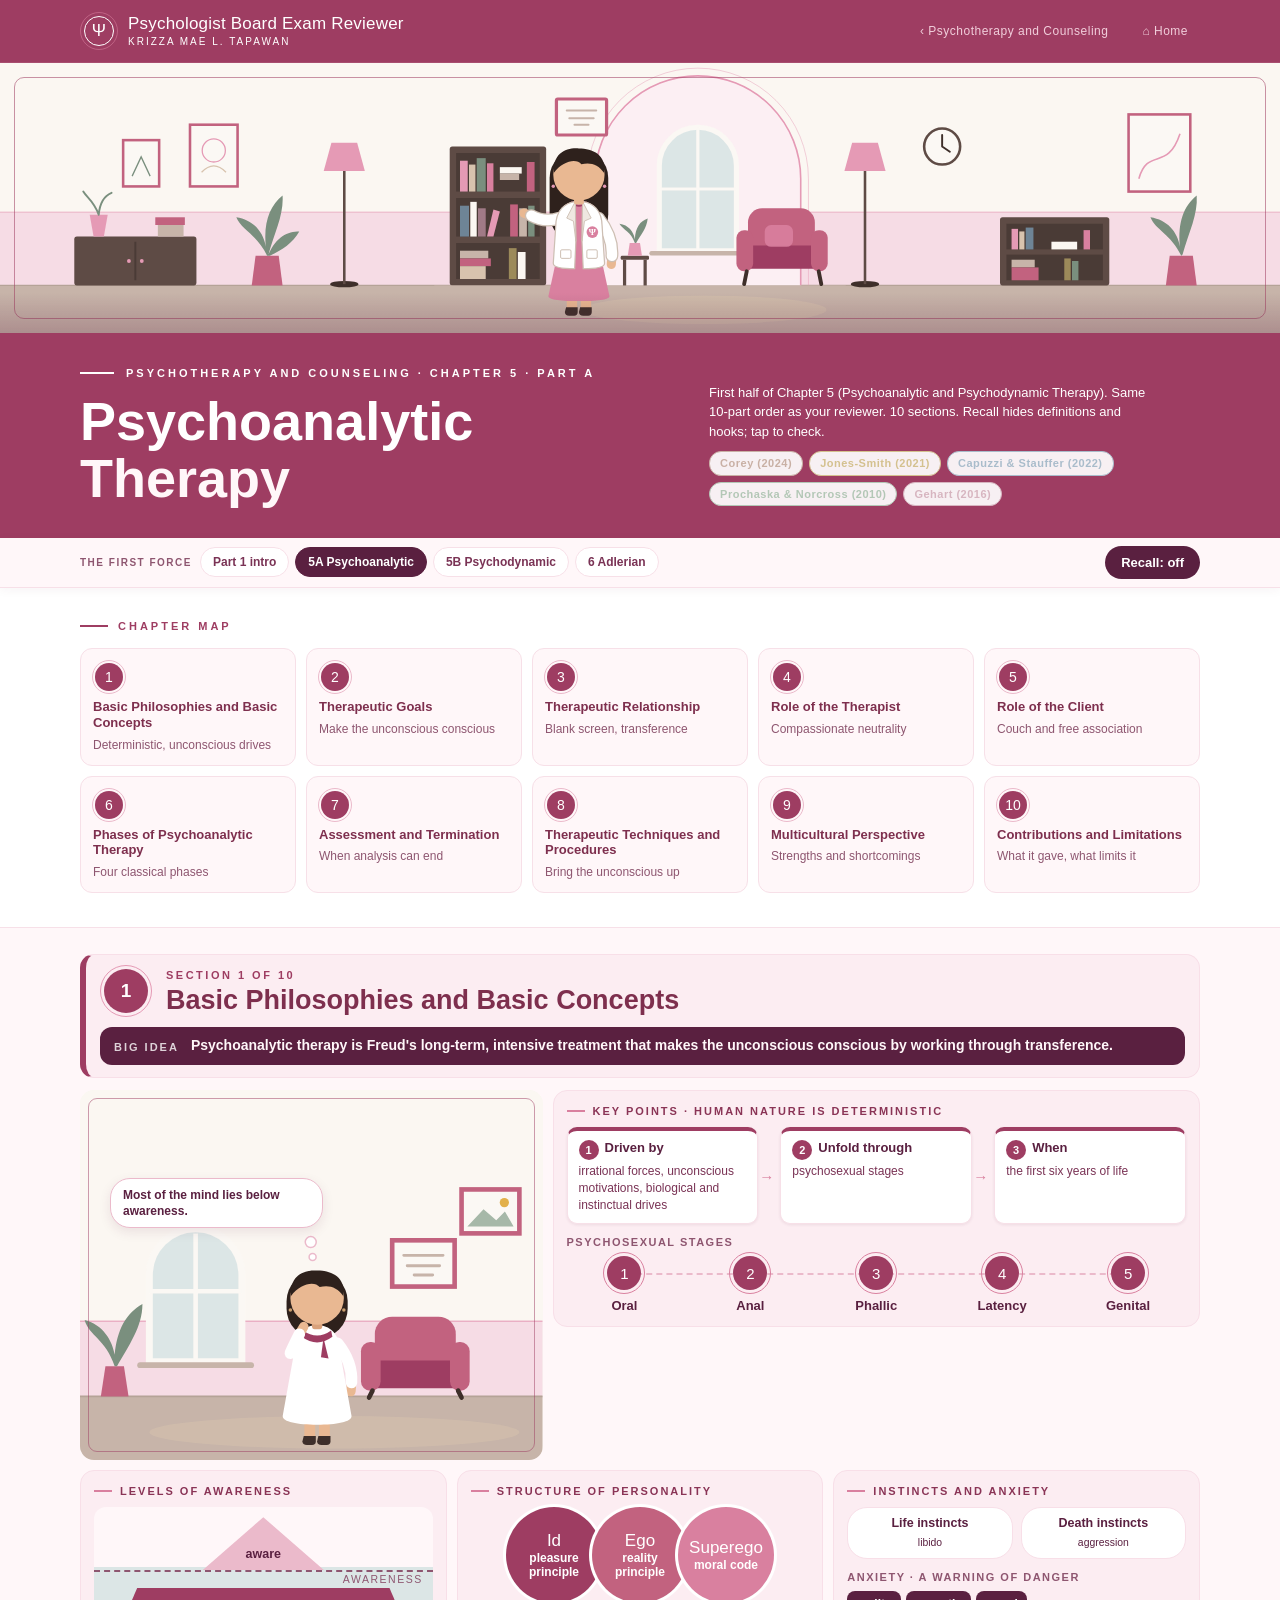
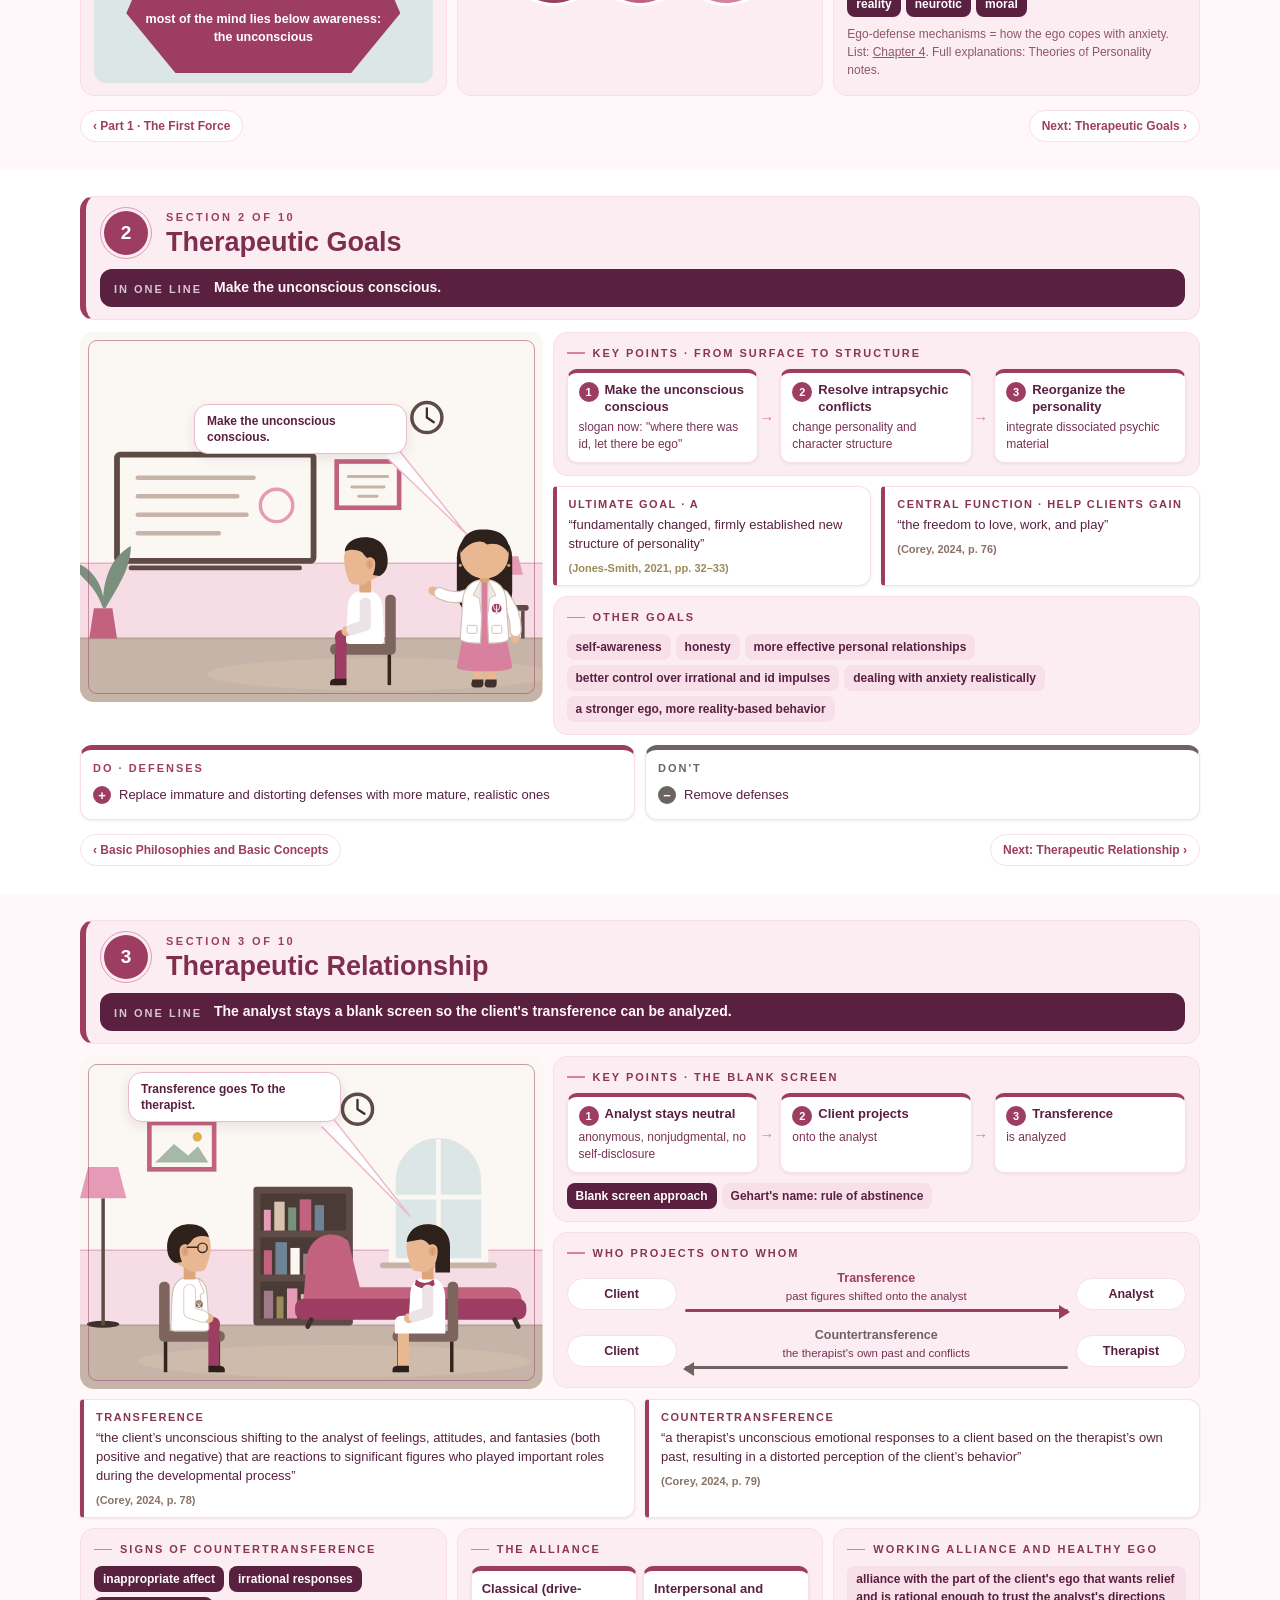
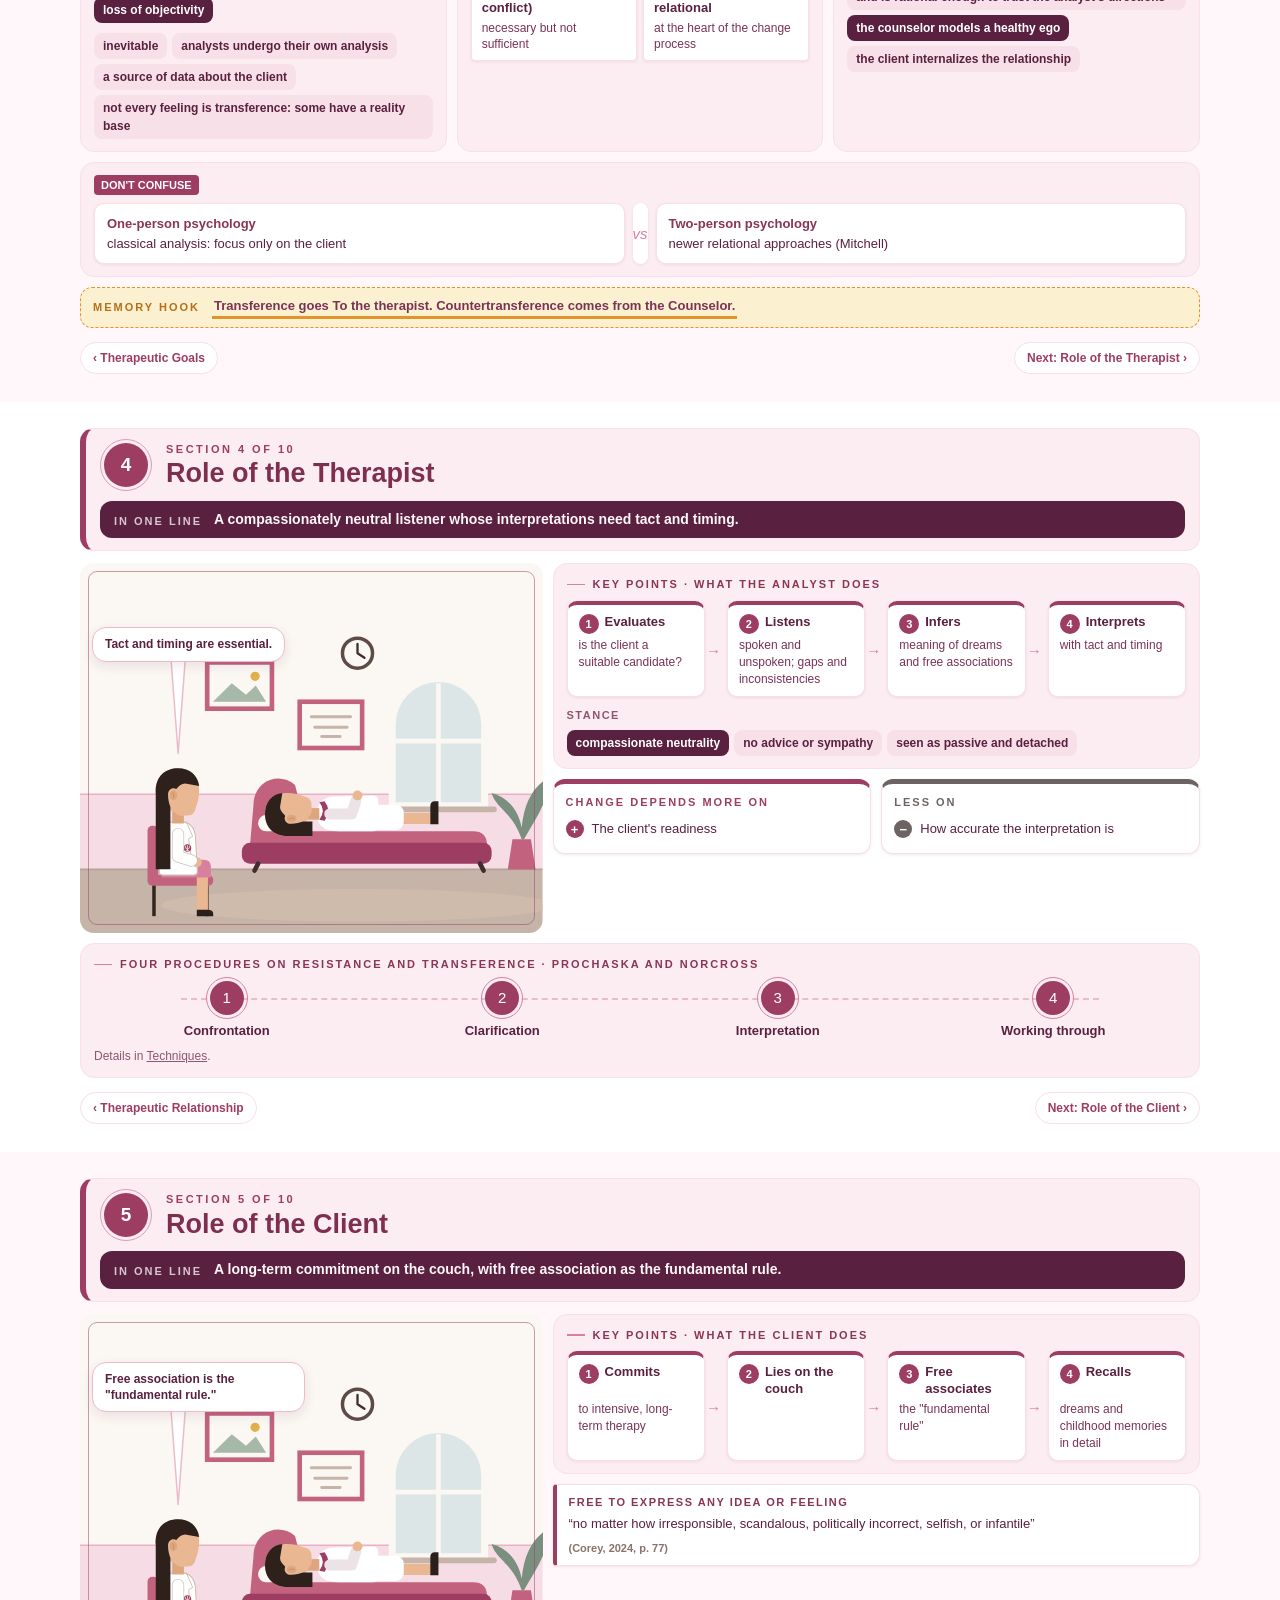
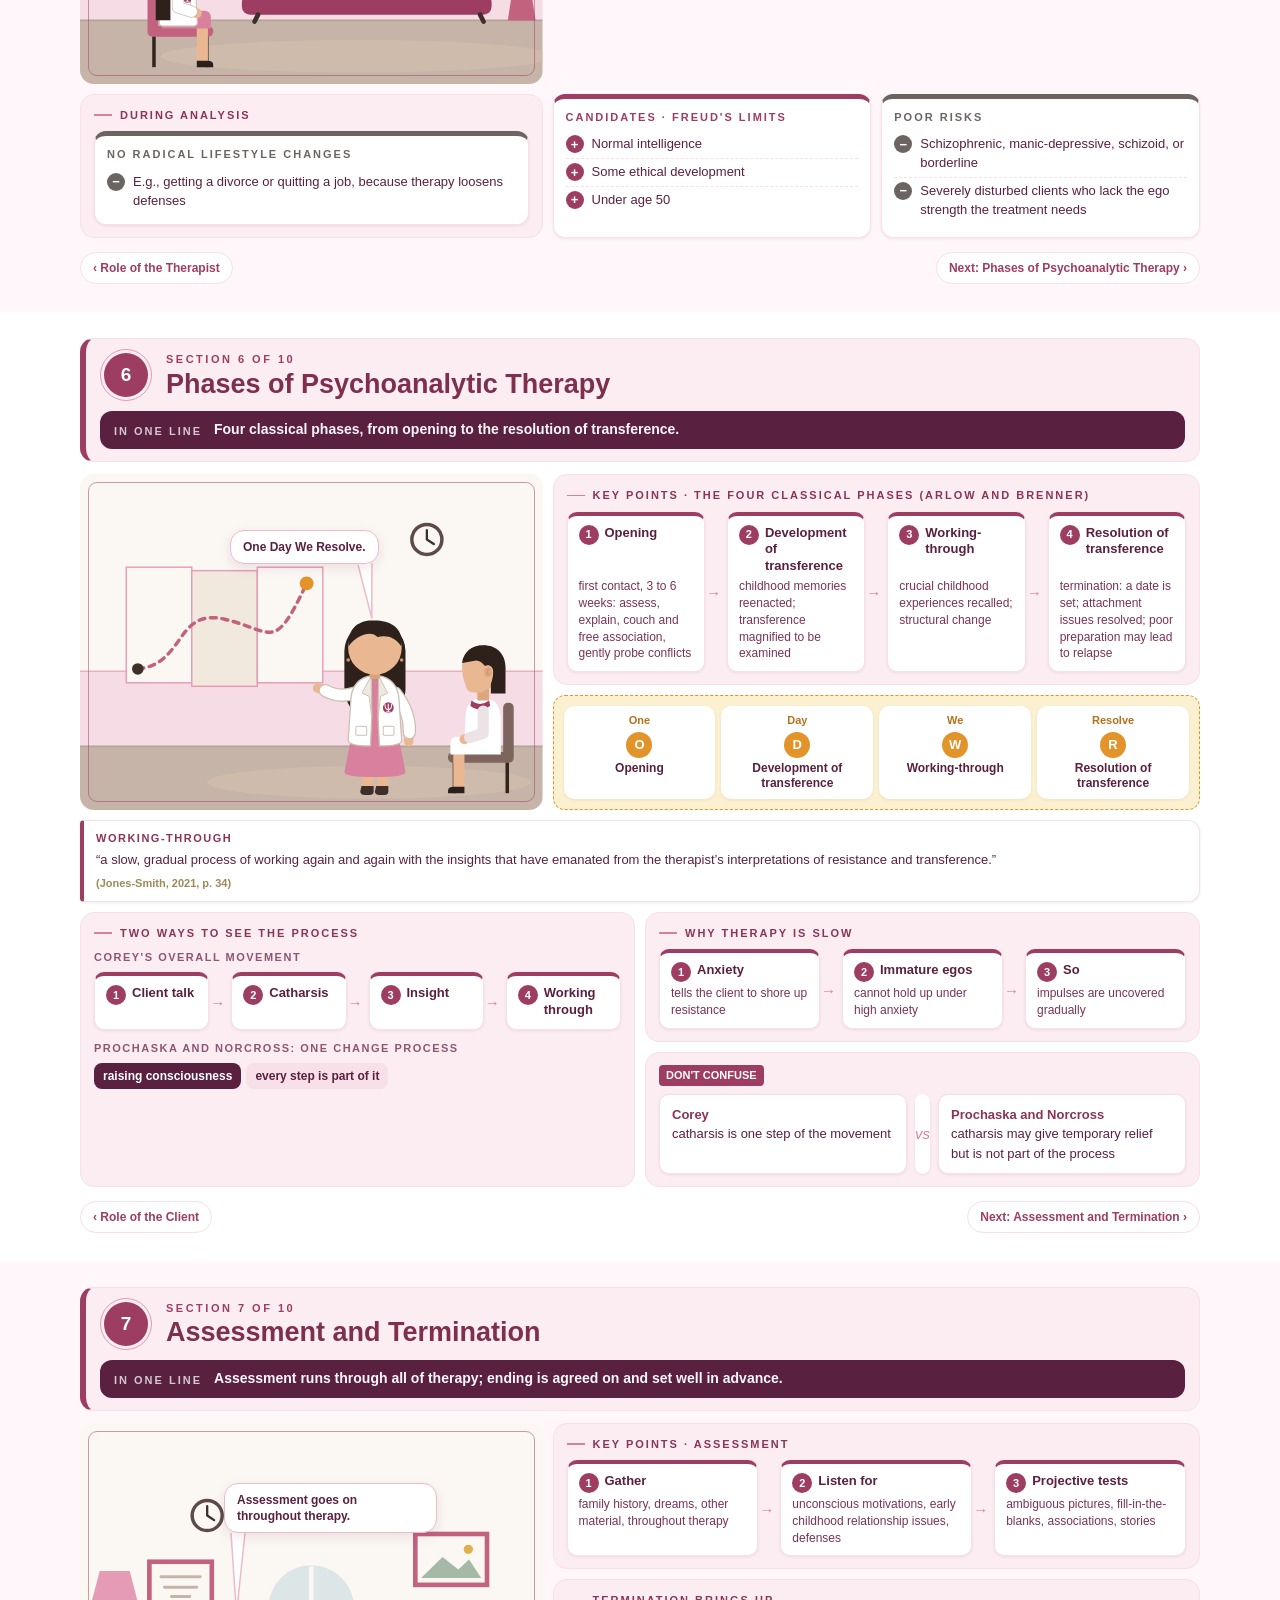
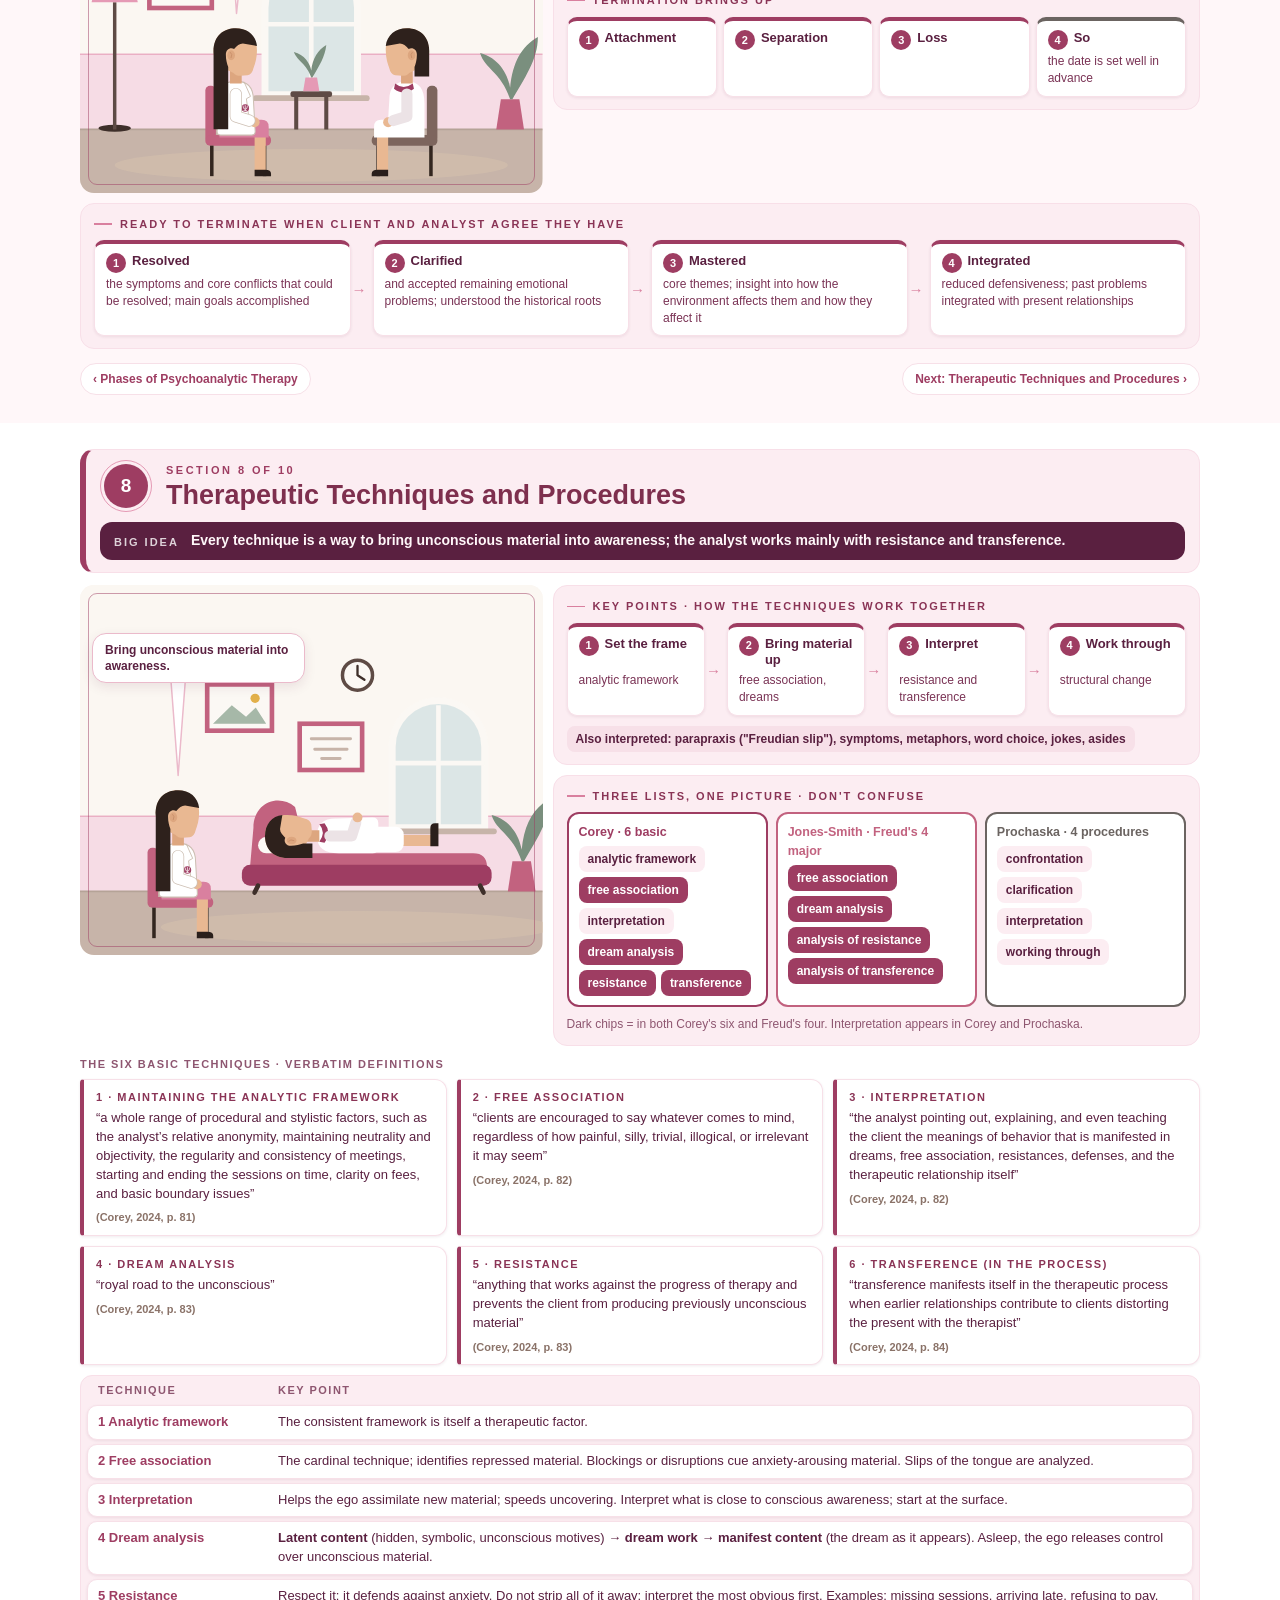
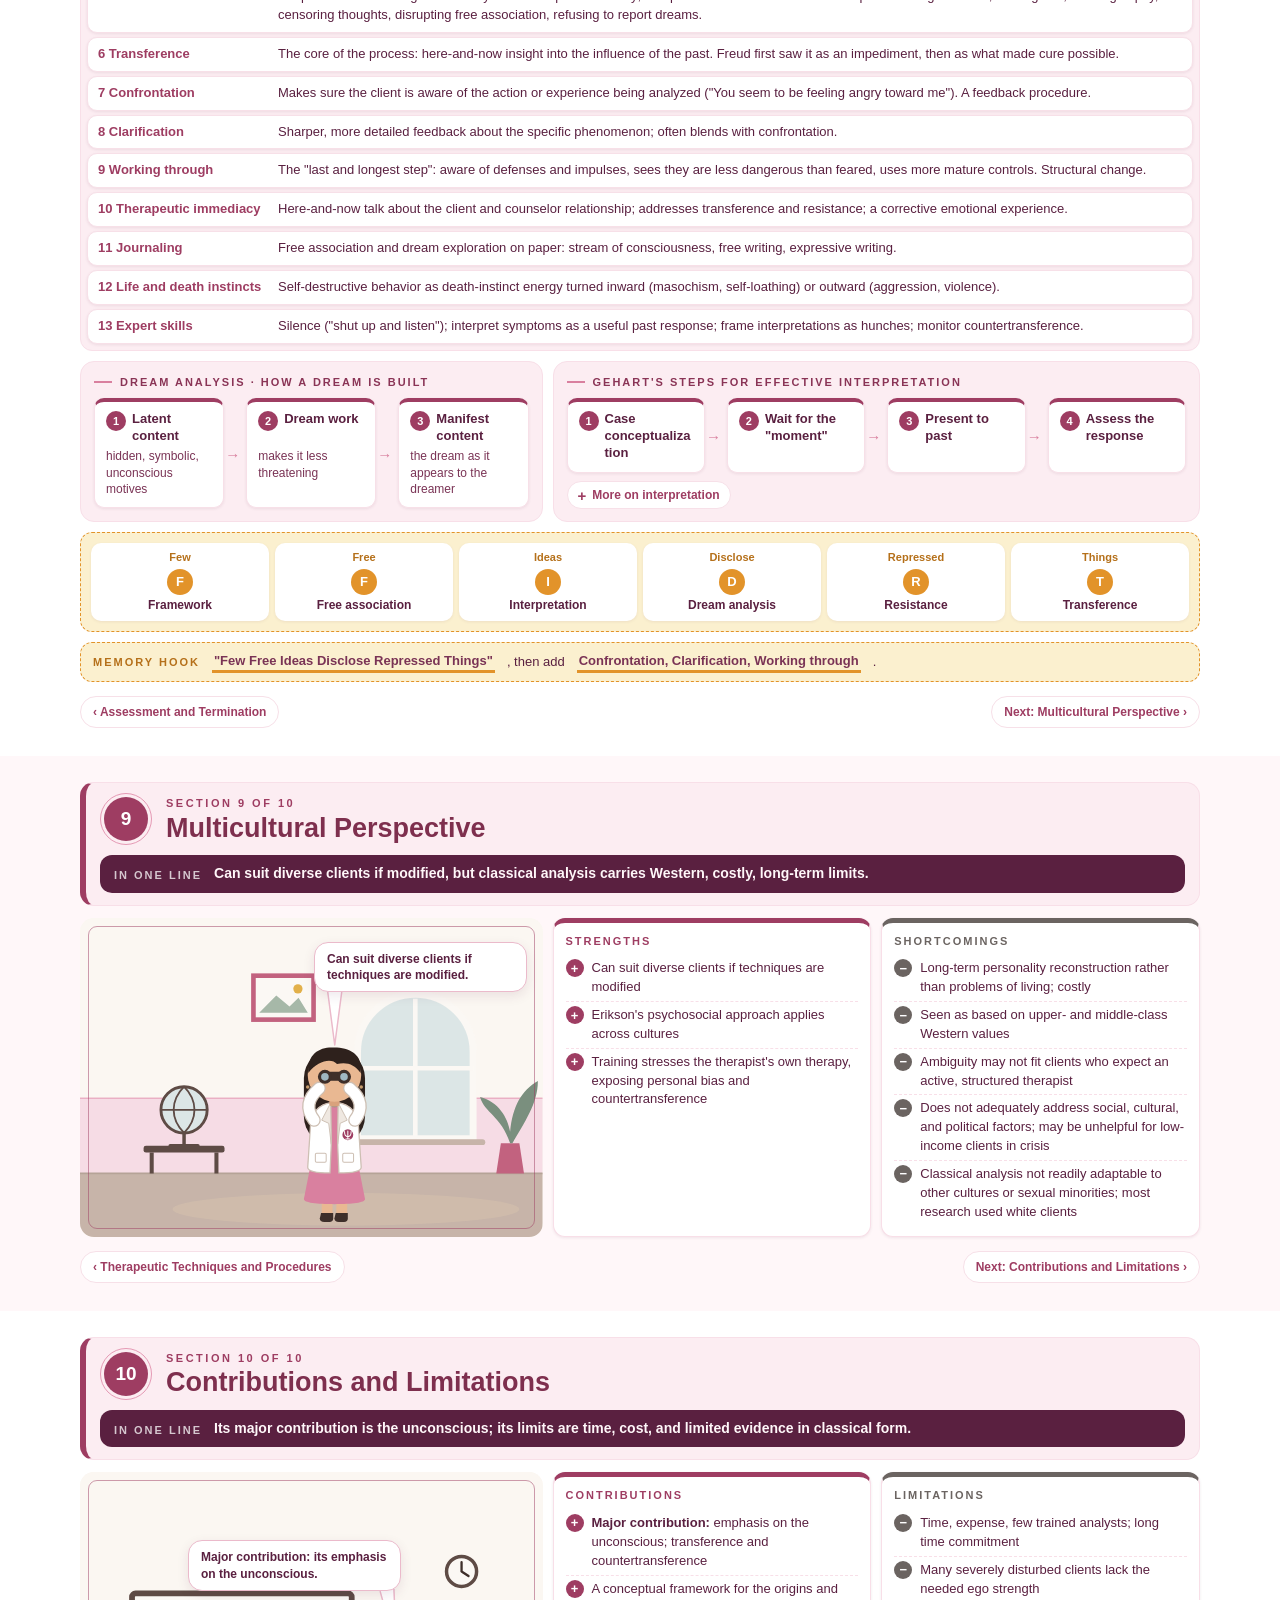
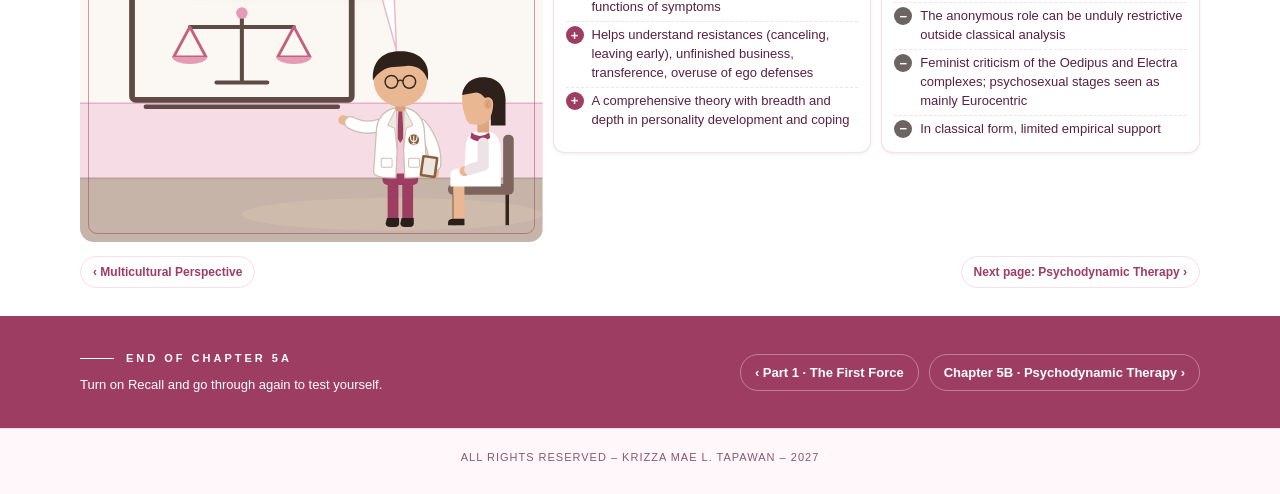
<file: chapters/psychotherapy/ch05a.html>
<!DOCTYPE html>
<html lang="en">
<head>
<meta charset="utf-8">
<meta name="viewport" content="width=device-width,initial-scale=1,viewport-fit=cover">
<meta name="robots" content="noindex, nofollow, noarchive, nosnippet, noimageindex, notranslate"><meta name="googlebot" content="noindex, nofollow"><meta name="bingbot" content="noindex, nofollow"><meta name="referrer" content="no-referrer">
<meta name="theme-color" content="#9E3D62">
<meta name="apple-mobile-web-app-capable" content="yes">
<meta name="apple-mobile-web-app-title" content="PBE Reviewer">
<link rel="manifest" href="../../manifest.webmanifest">
<link rel="icon" href="../../assets/psynthesized-mark-v2.svg" type="image/svg+xml">
<link rel="apple-touch-icon" href="../../assets/icon-180.png">
<title>Chapter 5A · Psychoanalytic Therapy · Psychologist Board Exam Reviewer</title>
<link rel="stylesheet" href="../../assets/force1.css">
<link rel="stylesheet" href="../../assets/fixed-header.css">
</head>
<body class="chapter force1">
<!--
  CHAPTER 5A · PSYCHOANALYTIC THERAPY (Psychotherapy and Counseling, The First Force)
  Text source: her Word reviewer only. Quotes are verbatim with their citations.
  Pink First Force look: assets/force1.css (made by .tools/make_theme.rb) + class "force1" on <body>.
  Each section starts with a comment like  ===== 2. THERAPEUTIC GOALS =====
  Room scenes: <div class="vg" data-scene="..."> are drawn by assets/scenes.js with her characters.
  To fix a typo, change only the words between the tags.
-->
<header class="topbar">
  <a class="brand" href="../../index.html"><span class="psi">Ψ</span><span class="bt">Psychologist Board Exam Reviewer<small>KRIZZA MAE L. TAPAWAN</small></span></a>
  <span class="sp"></span>
  <a class="tlink" href="../../subject.html?s=psychotherapy">‹<span class="hide-xs"> Psychotherapy and Counseling</span></a>
  <a class="tlink" href="../../index.html" aria-label="Home">⌂<span class="hide-xs"> Home</span></a>
</header>

<section class="ch-top">
  <div class="cover" aria-hidden="true">
    <svg viewBox="0 0 2000 420" preserveAspectRatio="xMidYMax slice">
      <rect width="2000" height="420" fill="#FBF7F2"/>
      <rect y="232" width="2000" height="114" fill="#F6DCE5"/>
      <path d="M0 232 H2000" stroke="#E59AB5" stroke-width="1.5" opacity=".7"/>
      <rect y="346" width="2000" height="74" fill="#C7B4A9"/>
      <path d="M0 346 H2000" stroke="#B5A397" stroke-width="2"/>
      <!-- left of the room -->
      <rect x="300" y="96" width="74" height="96" fill="#FBF8F4" stroke="#C2627F" stroke-width="4"/>
      <circle cx="337" cy="136" r="18" fill="none" stroke="#E59AB5" stroke-width="2"/><path d="M318 170 Q337 150 356 170" fill="none" stroke="#D8C3AE" stroke-width="2"/>
      <rect x="196" y="120" width="56" height="72" fill="#FBF8F4" stroke="#C2627F" stroke-width="4"/>
      <path d="M210 176 L224 146 L238 176" fill="none" stroke="#7A8F7E" stroke-width="2"/>
      <rect x="120" y="270" width="190" height="76" rx="4" fill="#5E4B45"/><path d="M215 278 V338" stroke="#4A3B36" stroke-width="3"/><circle cx="205" cy="308" r="3" fill="#E59AB5"/><circle cx="225" cy="308" r="3" fill="#E59AB5"/>
      <path d="M150 270 l-6 -34 h28 l-6 34 Z" fill="#E59AB5"/><path d="M158 236 C150 214 140 210 134 200 M158 236 C160 214 168 206 178 202" fill="none" stroke="#7A8F7E" stroke-width="3" stroke-linecap="round"/>
      <rect x="250" y="252" width="40" height="18" fill="#C7B4A9"/><rect x="246" y="240" width="46" height="12" fill="#C2627F"/>
      <path d="M396 346 L444 346 L438 300 L402 300 Z" fill="#C2627F"/>
      <path d="M420 300 C404 266 380 260 372 240 C398 244 414 262 418 286 C414 248 424 222 444 206 C446 236 432 262 422 298 C434 270 452 262 470 262 C460 280 444 290 424 300" fill="#7A8F7E"/>
      <ellipse cx="540" cy="344" rx="22" ry="5" fill="#3E2F2A"/><path d="M540 344 V168" stroke="#5E4B45" stroke-width="4"/><path d="M508 168 H572 L560 124 H520 Z" fill="#E59AB5"/>
      <!-- right of the room -->
      <ellipse cx="1350" cy="344" rx="22" ry="5" fill="#3E2F2A"/><path d="M1350 344 V168" stroke="#5E4B45" stroke-width="4"/><path d="M1318 168 H1382 L1370 124 H1330 Z" fill="#E59AB5"/>
      <circle cx="1470" cy="130" r="28" fill="#FBF8F4" stroke="#5E4B45" stroke-width="4"/><path d="M1470 130 V112 M1470 130 L1482 138" stroke="#3E2F2A" stroke-width="3" stroke-linecap="round"/>
      <rect x="1560" y="240" width="170" height="106" rx="4" fill="#5E4B45"/><rect x="1570" y="250" width="150" height="40" fill="#4A3B36"/><rect x="1570" y="298" width="150" height="40" fill="#4A3B36"/>
      <rect x="1578" y="258" width="10" height="32" fill="#E59AB5"/><rect x="1590" y="262" width="8" height="28" fill="#D8C3AE"/><rect x="1600" y="256" width="12" height="34" fill="#6E8496"/><rect x="1640" y="278" width="40" height="12" fill="#FBF7F2"/><rect x="1690" y="260" width="10" height="30" fill="#D9809F"/>
      <rect x="1578" y="306" width="36" height="12" fill="#C7B4A9"/><rect x="1578" y="318" width="42" height="20" fill="#C2627F"/><rect x="1660" y="304" width="10" height="34" fill="#9C8A5A"/><rect x="1672" y="308" width="10" height="30" fill="#7A8F7E"/>
      <rect x="1760" y="80" width="96" height="120" fill="#FBF8F4" stroke="#C2627F" stroke-width="4"/><path d="M1776 180 C1790 130 1820 170 1840 110" fill="none" stroke="#E59AB5" stroke-width="2.5"/>
      <path d="M1818 346 L1866 346 L1860 300 L1824 300 Z" fill="#C2627F"/>
      <path d="M1842 300 C1826 266 1802 260 1794 240 C1820 244 1836 262 1840 286 C1836 248 1846 222 1866 206 C1868 236 1854 262 1844 298" fill="#7A8F7E"/>
      <!-- the room: arched alcove with a double thin line -->
      <g transform="translate(680 0)">
        <path d="M250 346 V180 A160 160 0 0 1 570 180 V346 Z" fill="#FCEFF3"/>
        <path d="M250 346 V180 A160 160 0 0 1 570 180 V346" fill="none" stroke="#E59AB5" stroke-width="2.5"/>
        <path d="M238 346 V180 A172 172 0 0 1 582 180 V346" fill="none" stroke="#E59AB5" stroke-width="1" opacity=".7"/>
            <!-- window -->
            <path d="M350 292 V160 A60 60 0 0 1 470 160 V292 Z" fill="#DCE6E6"/>
            <path d="M350 292 V160 A60 60 0 0 1 470 160 V292 Z" fill="none" stroke="#FBF8F4" stroke-width="8"/>
            <path d="M410 100 V292 M350 196 H470" stroke="#FBF8F4" stroke-width="5"/>
            <path d="M338 296 H482" stroke="#C7B4A9" stroke-width="7" stroke-linecap="round"/>
            <!-- framed certificate -->
            <rect x="190" y="56" width="78" height="56" rx="2" fill="#FBF8F4" stroke="#C2627F" stroke-width="5"/>
            <path d="M206 74 H252 M210 86 H248 M218 96 H240" stroke="#C7B4A9" stroke-width="3" stroke-linecap="round"/>
            <!-- bookshelf -->
            <g transform="translate(-16 -84)">
              <rect x="40" y="214" width="150" height="216" rx="4" fill="#5E4B45"/>
              <rect x="50" y="224" width="130" height="60" fill="#4A3B36"/><rect x="50" y="294" width="130" height="60" fill="#4A3B36"/><rect x="50" y="364" width="130" height="56" fill="#4A3B36"/>
              <rect x="56" y="236" width="12" height="48" fill="#E59AB5"/><rect x="70" y="242" width="10" height="42" fill="#D8C3AE"/><rect x="82" y="232" width="14" height="52" fill="#7A8F7E"/><rect x="98" y="240" width="10" height="44" fill="#D9809F"/><rect x="118" y="246" width="34" height="10" fill="#FBF7F2"/><rect x="118" y="256" width="30" height="10" fill="#C7B4A9"/><rect x="160" y="238" width="12" height="46" fill="#C2627F"/>
              <rect x="56" y="306" width="14" height="48" fill="#6E8496"/><rect x="72" y="300" width="10" height="54" fill="#FBF7F2"/><rect x="84" y="310" width="12" height="44" fill="#A07A86"/><path d="M98 354 L108 312 L118 315 L108 354Z" fill="#E59AB5"/><rect x="134" y="304" width="12" height="50" fill="#C2627F"/><rect x="148" y="310" width="12" height="44" fill="#C7B4A9"/><rect x="162" y="306" width="10" height="48" fill="#7A8F7E"/>
              <rect x="56" y="376" width="44" height="12" fill="#C7B4A9"/><rect x="56" y="388" width="48" height="12" fill="#C2627F"/><rect x="56" y="400" width="40" height="20" fill="#D8C3AE"/><rect x="132" y="372" width="12" height="48" fill="#9C8A5A"/><rect x="146" y="378" width="12" height="42" fill="#FBF7F2"/>
            </g>
            <!-- floor and rug -->
            <rect x="0" y="346" width="640" height="74" fill="#C7B4A9"/>
            <ellipse cx="420" cy="384" rx="190" ry="22" fill="#D8C3AE" opacity=".55"/>
            <!-- side table and plant -->
            <g transform="translate(40 -88)">
              <rect x="250" y="388" width="44" height="6" rx="2" fill="#5E4B45"/><path d="M256 394 V434 M288 394 V434" stroke="#5E4B45" stroke-width="5"/>
              <path d="M261 388 h22 l-3 -20 h-16 Z" fill="#E59AB5"/>
              <path d="M272 368 C266 350 254 348 248 338 C262 340 270 350 272 362 C273 344 280 334 292 330 C290 346 282 354 274 368" fill="#7A8F7E"/>
            </g>
            <!-- armchair -->
            <g transform="translate(170 -100)">
              <rect x="318" y="326" width="104" height="80" rx="22" fill="#C2627F"/>
              <rect x="308" y="384" width="126" height="36" rx="12" fill="#9E3D62"/>
              <rect x="300" y="360" width="26" height="64" rx="12" fill="#C2627F"/><rect x="416" y="360" width="26" height="64" rx="12" fill="#C2627F"/>
              <path d="M316 424 l-4 20 M428 424 l4 20" stroke="#3E2F2A" stroke-width="6" stroke-linecap="round"/>
              <rect x="344" y="352" width="44" height="34" rx="10" fill="#D9809F" opacity=".9"/>
            </g>
          <!-- psychologist: white coat with Psi logo over a pink dress, reaching for a book -->
          <g transform="translate(130 74) scale(.95)">
            <rect x="80" y="230" width="17" height="100" fill="#E9B892"/><path d="M79 322 h19 v8 q0 6 -6 6 h-8 q-7 0 -7 -6 Z" fill="#3E2F2A"/>
            <rect x="103" y="230" width="17" height="100" fill="#E9B892"/><path d="M102 322 h19 v8 q0 6 -6 6 h-8 q-7 0 -7 -6 Z" fill="#3E2F2A"/>
            <rect x="52" y="64" width="96" height="152" rx="46" fill="#2E211C"/>
            <path d="M22 172 L10 168" stroke="#E9B892" stroke-width="15" fill="none" stroke-linecap="round"/>
            <path d="M68 176 Q44 184 22 172" stroke="#CDBFB3" stroke-width="21" fill="none" stroke-linecap="round"/>
            <path d="M68 176 Q44 184 22 172" stroke="#FFFFFF" stroke-width="17" fill="none" stroke-linecap="round"/>
            <path d="M154 238 L153 252" stroke="#E9B892" stroke-width="15" fill="none" stroke-linecap="round"/>
            <path d="M132 176 Q156 206 154 238" stroke="#CDBFB3" stroke-width="21" fill="none" stroke-linecap="round"/>
            <path d="M132 176 Q156 206 154 238" stroke="#FFFFFF" stroke-width="17" fill="none" stroke-linecap="round"/>
            <path d="M63 244 L137 244 L150 304 C150 310 128 312 100 312 C72 312 50 310 50 304 Z" fill="#D9809F"/>
            <path d="M62 190 C62 160 80 148 100 148 C120 148 138 160 138 190 L140 252 L60 252 Z" fill="#D9809F"/>
            <path d="M88 150 Q100 162 112 150" stroke="#9E3D62" stroke-width="2.5" fill="none" stroke-linecap="round"/>
            <path d="M94 149 C78 151 62 162 62 190 L58 250 C58 257 72 259 93 259 L95 214 Z" fill="#FFFFFF" stroke="#CDBFB3" stroke-width="2" stroke-linejoin="round"/>
            <path d="M106 149 C122 151 138 162 138 190 L142 250 C142 257 128 259 107 259 L105 214 Z" fill="#FFFFFF" stroke="#CDBFB3" stroke-width="2" stroke-linejoin="round"/>
            <path d="M94 149 L80 176 L91 181 L95 214 Z" fill="#EFE8E1" stroke="#CDBFB3" stroke-width="1.5" stroke-linejoin="round"/>
            <path d="M106 149 L120 176 L109 181 L105 214 Z" fill="#EFE8E1" stroke="#CDBFB3" stroke-width="1.5" stroke-linejoin="round"/>
            <rect x="70" y="228" width="17" height="14" rx="2" fill="none" stroke="#CDBFB3" stroke-width="1.6"/>
            <rect x="113" y="228" width="17" height="14" rx="2" fill="none" stroke="#CDBFB3" stroke-width="1.6"/>
            <circle cx="122" cy="199" r="9.5" fill="#D9809F"/>
            <text x="122" y="204.5" text-anchor="middle" font-family="Georgia,serif" font-size="15" font-weight="bold" fill="#FFFFFF">Ψ</text>
            <rect x="92" y="136" width="16" height="18" rx="4" fill="#E9B892"/>
            <circle cx="100" cy="105" r="42" fill="#E9B892"/>
            <path d="M59 102 C56 70 80 60 100 62 C122 62 146 72 141 102 C132 88 118 84 104 88 C96 78 74 82 59 102 Z" fill="#2E211C"/>
            <circle cx="58" cy="124" r="2.8" fill="#E59AB5"/><circle cx="142" cy="124" r="2.8" fill="#E59AB5"/>
          </g>
      </g>
    </svg>
  </div>
  <div class="ch-intro">
    <div>
      <div class="kicker">PSYCHOTHERAPY AND COUNSELING · CHAPTER 5 · PART A</div>
      <h1><em>Psychoanalytic</em> Therapy</h1>
    </div>
    <div class="side-note">
      <p>First half of Chapter 5 (Psychoanalytic and Psychodynamic Therapy). Same 10-part order as your reviewer. 10 sections. Recall hides definitions and hooks; tap to check.</p>
      <div class="src-chips"><span style="color:#C9B0A5">Corey (2024)</span><span style="color:#D4C18F">Jones-Smith (2021)</span><span style="color:#A9BCCB">Capuzzi &amp; Stauffer (2022)</span><span style="color:#B3C7B6">Prochaska &amp; Norcross (2010)</span><span style="color:#D7B5C0">Gehart (2016)</span></div>
    </div>
  </div>
</section>

<nav class="secbar" aria-label="Sections">
  <div class="secbar-in">
    <div class="chips">
      <a href="#s1"><i>1</i>Concepts</a>
      <a href="#s2"><i>2</i>Goals</a>
      <a href="#s3"><i>3</i>Relationship</a>
      <a href="#s4"><i>4</i>Therapist</a>
      <a href="#s5"><i>5</i>Client</a>
      <a href="#s6"><i>6</i>Phases</a>
      <a href="#s7"><i>7</i>Assessment</a>
      <a href="#s8"><i>8</i>Techniques</a>
      <a href="#s9"><i>9</i>Multicultural</a>
      <a href="#s10"><i>10</i>Contributions</a>
    </div>
    <button class="pill-btn" id="recallBtn">Recall: off</button>
  </div>
  <div class="prog"></div>
</nav>

<!-- ===== CHAPTER MAP ===== -->
<section class="chmap">
  <div class="chmap-in">
    <div class="eyebrow">CHAPTER MAP</div>
    <div class="tiles">
      <a class="tile" href="#s1"><span class="tn"><b>1</b></span><span class="tt">Basic Philosophies and Basic Concepts</span><span class="tb">Deterministic, unconscious drives</span></a>
      <a class="tile" href="#s2"><span class="tn"><b>2</b></span><span class="tt">Therapeutic Goals</span><span class="tb">Make the unconscious conscious</span></a>
      <a class="tile" href="#s3"><span class="tn"><b>3</b></span><span class="tt">Therapeutic Relationship</span><span class="tb">Blank screen, transference</span></a>
      <a class="tile" href="#s4"><span class="tn"><b>4</b></span><span class="tt">Role of the Therapist</span><span class="tb">Compassionate neutrality</span></a>
      <a class="tile" href="#s5"><span class="tn"><b>5</b></span><span class="tt">Role of the Client</span><span class="tb">Couch and free association</span></a>
      <a class="tile" href="#s6"><span class="tn"><b>6</b></span><span class="tt">Phases of Psychoanalytic Therapy</span><span class="tb">Four classical phases</span></a>
      <a class="tile" href="#s7"><span class="tn"><b>7</b></span><span class="tt">Assessment and Termination</span><span class="tb">When analysis can end</span></a>
      <a class="tile" href="#s8"><span class="tn"><b>8</b></span><span class="tt">Therapeutic Techniques and Procedures</span><span class="tb">Bring the unconscious up</span></a>
      <a class="tile" href="#s9"><span class="tn"><b>9</b></span><span class="tt">Multicultural Perspective</span><span class="tb">Strengths and shortcomings</span></a>
      <a class="tile" href="#s10"><span class="tn"><b>10</b></span><span class="tt">Contributions and Limitations</span><span class="tb">What it gave, what limits it</span></a>
    </div>
  </div>
</section>

<main>

<!-- ===== 1. BASIC PHILOSOPHIES AND BASIC CONCEPTS ===== -->
<section class="sec" id="s1"><div class="sec-in">
  <div class="sec-head">
    <div class="sec-num">1</div>
    <div><div class="k">SECTION 1 OF 10</div><h2>Basic Philosophies and Basic Concepts</h2></div>
    <div class="bigidea"><b>BIG IDEA</b><span>Psychoanalytic therapy is Freud's long-term, intensive treatment that makes the unconscious conscious by working through transference.</span></div>
  </div>
  <div class="g g-12">
    <div class="vg" data-scene="thinking"><div class="say think">Most of the mind lies below awareness.</div></div>
    <div class="panel">
      <div class="lbl">KEY POINTS · HUMAN NATURE IS DETERMINISTIC</div>
      <div class="flow"><div class="fs"><b>Driven by</b><span>irrational forces, unconscious motivations, biological and instinctual drives</span></div><div class="ar"></div><div class="fs"><b>Unfold through</b><span>psychosexual stages</span></div><div class="ar"></div><div class="fs"><b>When</b><span>the first six years of life</span></div></div>
      <div class="sub">PSYCHOSEXUAL STAGES</div>
      <div class="track sm"><div class="step"><div class="n">1</div><b>Oral</b></div><div class="step"><div class="n">2</div><b>Anal</b></div><div class="step"><div class="n">3</div><b>Phallic</b></div><div class="step"><div class="n">4</div><b>Latency</b></div><div class="step"><div class="n">5</div><b>Genital</b></div></div>
    </div>
  </div>
  <div class="g g3 mt">
    <div class="panel"><div class="lbl">LEVELS OF AWARENESS</div>
      <div class="ice"><div class="tip">aware</div><div class="line">AWARENESS</div><div class="base">most of the mind lies below awareness: the unconscious</div></div></div>
    <div class="panel"><div class="lbl">STRUCTURE OF PERSONALITY</div>
      <div class="triad sm"><div style="background:#9E3D62"><span><b>Id</b><span class="rc">pleasure principle</span></span></div><div style="background:#C2627F"><span><b>Ego</b><span class="rc">reality principle</span></span></div><div style="background:#D9809F"><span><b>Superego</b><span class="rc">moral code</span></span></div></div></div>
    <div class="panel"><div class="lbl">INSTINCTS AND ANXIETY</div>
      <div class="dir"><div class="row" style="grid-template-columns:1fr 1fr"><div class="who">Life instincts<br><small class="rc" style="font-weight:normal">libido</small></div><div class="who">Death instincts<br><small class="rc" style="font-weight:normal">aggression</small></div></div></div>
      <div class="sub">ANXIETY · A WARNING OF DANGER</div>
      <div class="kw"><span class="dk">reality</span><span class="dk">neurotic</span><span class="dk">moral</span></div>
      <p class="muted" style="font-size:var(--fs-sm);margin:8px 0 0">Ego-defense mechanisms = how the ego copes with anxiety. List: <a href="ch04.html#s2">Chapter 4</a>. Full explanations: Theories of Personality notes.</p></div>
  </div>
  <div class="secnext"><a href="part1.html">‹ Part 1 · The First Force</a><a href="#s2">Next: Therapeutic Goals ›</a></div>
</div></section>

<!-- ===== 2. THERAPEUTIC GOALS ===== -->
<section class="sec" id="s2"><div class="sec-in">
  <div class="sec-head">
    <div class="sec-num">2</div>
    <div><div class="k">SECTION 2 OF 10</div><h2>Therapeutic Goals</h2></div>
    <div class="bigidea"><b class="alt">IN ONE LINE</b><span>Make the unconscious conscious.</span></div>
  </div>
  <div class="g g-12">
    <div class="vg" data-scene="explain"><div class="say">Make the unconscious conscious.</div></div>
    <div class="col0">
      <div class="panel"><div class="lbl">KEY POINTS · FROM SURFACE TO STRUCTURE</div>
        <div class="flow"><div class="fs"><b>Make the unconscious conscious</b><span>slogan now: "where there was id, let there be ego"</span></div><div class="ar"></div><div class="fs"><b>Resolve intrapsychic conflicts</b><span>change personality and character structure</span></div><div class="ar"></div><div class="fs"><b>Reorganize the personality</b><span>integrate dissociated psychic material</span></div></div></div>
      <div class="g g2 mt">
        <div class="def"><span class="term">Ultimate goal · a</span><q>fundamentally changed, firmly established new structure of personality</q><span class="ci" style="color:#9C8A5A">(Jones-Smith, 2021, pp. 32–33)</span></div>
        <div class="def"><span class="term">Central function · help clients gain</span><q>the freedom to love, work, and play</q><span class="ci" style="color:#8A7268">(Corey, 2024, p. 76)</span></div>
      </div>
      <div class="panel mt"><div class="lbl">OTHER GOALS</div><div class="kw rc"><span>self-awareness</span><span>honesty</span><span>more effective personal relationships</span><span>better control over irrational and id impulses</span><span>dealing with anxiety realistically</span><span>a stronger ego, more reality-based behavior</span></div></div>
    </div>
  </div>
  <div class="mt">
    <div class="split"><div class="pos"><h4>DO · DEFENSES</h4><ul><li>Replace immature and distorting defenses with more mature, realistic ones</li></ul></div><div class="neg"><h4>DON'T</h4><ul><li>Remove defenses</li></ul></div></div>
  </div>
  <div class="secnext"><a href="#s1">‹ Basic Philosophies and Basic Concepts</a><a href="#s3">Next: Therapeutic Relationship ›</a></div>
</div></section>

<!-- ===== 3. THERAPEUTIC RELATIONSHIP ===== -->
<section class="sec" id="s3"><div class="sec-in">
  <div class="sec-head">
    <div class="sec-num">3</div>
    <div><div class="k">SECTION 3 OF 10</div><h2>Therapeutic Relationship</h2></div>
    <div class="bigidea"><b class="alt">IN ONE LINE</b><span>The analyst stays a blank screen so the client's transference can be analyzed.</span></div>
  </div>
  <div class="g g-12">
    <div class="vg" data-scene="couchtalk"><div class="say" data-who="1">Transference goes To the therapist.</div></div>
    <div class="col0">
      <div class="panel"><div class="lbl">KEY POINTS · THE BLANK SCREEN</div>
        <div class="flow"><div class="fs"><b>Analyst stays neutral</b><span>anonymous, nonjudgmental, no self-disclosure</span></div><div class="ar"></div><div class="fs"><b>Client projects</b><span>onto the analyst</span></div><div class="ar"></div><div class="fs"><b>Transference</b><span>is analyzed</span></div></div>
        <div class="kw mt"><span class="dk">Blank screen approach</span><span>Gehart's name: rule of abstinence</span></div></div>
      <div class="panel mt"><div class="lbl">WHO PROJECTS ONTO WHOM</div>
        <div class="dir">
          <div class="row"><div class="who">Client</div><div class="arr">Transference<small>past figures shifted onto the analyst</small></div><div class="who">Analyst</div></div>
          <div class="row"><div class="who">Client</div><div class="arr back">Countertransference<small>the therapist's own past and conflicts</small></div><div class="who">Therapist</div></div>
        </div></div>
    </div>
  </div>
  <div class="g g2 mt">
    <div class="def"><span class="term">Transference</span><q>the client’s unconscious shifting to the analyst of feelings, attitudes, and fantasies (both positive and negative) that are reactions to significant figures who played important roles during the developmental process</q><span class="ci" style="color:#8A7268">(Corey, 2024, p. 78)</span></div>
    <div class="def"><span class="term">Countertransference</span><q>a therapist’s unconscious emotional responses to a client based on the therapist’s own past, resulting in a distorted perception of the client’s behavior</q><span class="ci" style="color:#8A7268">(Corey, 2024, p. 79)</span></div>
  </div>
  <div class="g g3 mt">
    <div class="panel"><div class="lbl">SIGNS OF COUNTERTRANSFERENCE</div><div class="kw rc"><span class="dk">inappropriate affect</span><span class="dk">irrational responses</span><span class="dk">loss of objectivity</span></div>
      <div class="kw mt"><span>inevitable</span><span>analysts undergo their own analysis</span><span>a source of data about the client</span><span>not every feeling is transference: some have a reality base</span></div></div>
    <div class="panel"><div class="lbl">THE ALLIANCE</div>
      <div class="stairs"><div style="--s:0"><b>Classical (drive-conflict)</b><span>necessary but not sufficient</span></div><div style="--s:1"><b>Interpersonal and relational</b><span>at the heart of the change process</span></div></div></div>
    <div class="panel"><div class="lbl">WORKING ALLIANCE AND HEALTHY EGO</div>
      <div class="kw"><span>alliance with the part of the client's ego that wants relief and is rational enough to trust the analyst's directions</span><span class="dk">the counselor models a healthy ego</span><span>the client internalizes the relationship</span></div></div>
  </div>
  <div class="panel mt"><div class="trapline"><span class="trap">DON'T CONFUSE</span></div>
    <div class="confuse"><div><b>One-person psychology</b>classical analysis: focus only on the client</div><div class="vs">vs</div><div><b>Two-person psychology</b>newer relational approaches (Mitchell)</div></div></div>
  <div class="hook mt"><b>MEMORY HOOK</b><mark>Transference goes To the therapist. Countertransference comes from the Counselor.</mark></div>
  <div class="secnext"><a href="#s2">‹ Therapeutic Goals</a><a href="#s4">Next: Role of the Therapist ›</a></div>
</div></section>

<!-- ===== 4. ROLE OF THE THERAPIST ===== -->
<section class="sec" id="s4"><div class="sec-in">
  <div class="sec-head">
    <div class="sec-num">4</div>
    <div><div class="k">SECTION 4 OF 10</div><h2>Role of the Therapist</h2></div>
    <div class="bigidea"><b class="alt">IN ONE LINE</b><span>A compassionately neutral listener whose interpretations need tact and timing.</span></div>
  </div>
  <div class="g g-12">
    <div class="vg" data-scene="couch"><div class="say">Tact and timing are essential.</div></div>
    <div class="col0">
      <div class="panel"><div class="lbl">KEY POINTS · WHAT THE ANALYST DOES</div>
        <div class="flow"><div class="fs"><b>Evaluates</b><span>is the client a suitable candidate?</span></div><div class="ar"></div><div class="fs"><b>Listens</b><span>spoken and unspoken; gaps and inconsistencies</span></div><div class="ar"></div><div class="fs"><b>Infers</b><span>meaning of dreams and free associations</span></div><div class="ar"></div><div class="fs"><b>Interprets</b><span>with tact and timing</span></div></div>
        <div class="sub">STANCE</div><div class="kw"><span class="dk">compassionate neutrality</span><span>no advice or sympathy</span><span>seen as passive and detached</span></div></div>
      <div class="split mt"><div class="pos"><h4>CHANGE DEPENDS MORE ON</h4><ul><li>The client's readiness</li></ul></div><div class="neg"><h4>LESS ON</h4><ul><li>How accurate the interpretation is</li></ul></div></div>
    </div>
  </div>
  <div class="panel mt"><div class="lbl">FOUR PROCEDURES ON RESISTANCE AND TRANSFERENCE · PROCHASKA AND NORCROSS</div>
    <div class="track sm"><div class="step"><div class="n">1</div><b>Confrontation</b></div><div class="step"><div class="n">2</div><b>Clarification</b></div><div class="step"><div class="n">3</div><b>Interpretation</b></div><div class="step"><div class="n">4</div><b>Working through</b></div></div>
    <p class="muted" style="font-size:var(--fs-sm);margin:8px 0 0">Details in <a href="#s8">Techniques</a>.</p></div>
  <div class="secnext"><a href="#s3">‹ Therapeutic Relationship</a><a href="#s5">Next: Role of the Client ›</a></div>
</div></section>

<!-- ===== 5. ROLE OF THE CLIENT ===== -->
<section class="sec" id="s5"><div class="sec-in">
  <div class="sec-head">
    <div class="sec-num">5</div>
    <div><div class="k">SECTION 5 OF 10</div><h2>Role of the Client</h2></div>
    <div class="bigidea"><b class="alt">IN ONE LINE</b><span>A long-term commitment on the couch, with free association as the fundamental rule.</span></div>
  </div>
  <div class="g g-12">
    <div class="vg" data-scene="couch"><div class="say">Free association is the "fundamental rule."</div></div>
    <div class="col0">
      <div class="panel"><div class="lbl">KEY POINTS · WHAT THE CLIENT DOES</div>
        <div class="flow"><div class="fs"><b>Commits</b><span>to intensive, long-term therapy</span></div><div class="ar"></div><div class="fs"><b>Lies on the couch</b></div><div class="ar"></div><div class="fs"><b>Free associates</b><span>the "fundamental rule"</span></div><div class="ar"></div><div class="fs"><b>Recalls</b><span>dreams and childhood memories in detail</span></div></div></div>
      <div class="def mt"><span class="term">Free to express any idea or feeling</span><q>no matter how irresponsible, scandalous, politically incorrect, selfish, or infantile</q><span class="ci" style="color:#8A7268">(Corey, 2024, p. 77)</span></div>
    </div>
  </div>
  <div class="g g-12 mt">
    <div class="panel"><div class="lbl">DURING ANALYSIS</div><div class="split" style="grid-template-columns:1fr"><div class="neg"><h4>NO RADICAL LIFESTYLE CHANGES</h4><ul><li>E.g., getting a divorce or quitting a job, because therapy loosens defenses</li></ul></div></div></div>
    <div class="split"><div class="pos"><h4>CANDIDATES · FREUD'S LIMITS</h4><ul class="rc"><li>Normal intelligence</li><li>Some ethical development</li><li>Under age 50</li></ul></div><div class="neg"><h4>POOR RISKS</h4><ul class="rc"><li>Schizophrenic, manic-depressive, schizoid, or borderline</li><li>Severely disturbed clients who lack the ego strength the treatment needs</li></ul></div></div>
  </div>
  <div class="secnext"><a href="#s4">‹ Role of the Therapist</a><a href="#s6">Next: Phases of Psychoanalytic Therapy ›</a></div>
</div></section>

<!-- ===== 6. PHASES OF PSYCHOANALYTIC THERAPY ===== -->
<section class="sec" id="s6"><div class="sec-in">
  <div class="sec-head">
    <div class="sec-num">6</div>
    <div><div class="k">SECTION 6 OF 10</div><h2>Phases of Psychoanalytic Therapy</h2></div>
    <div class="bigidea"><b class="alt">IN ONE LINE</b><span>Four classical phases, from opening to the resolution of transference.</span></div>
  </div>
  <div class="g g-12">
    <div class="vg" data-scene="map"><div class="say">One Day We Resolve.</div></div>
    <div class="col0">
      <div class="panel"><div class="lbl">KEY POINTS · THE FOUR CLASSICAL PHASES (ARLOW AND BRENNER)</div>
        <div class="flow">
          <div class="fs"><b>Opening</b><span class="rc">first contact, 3 to 6 weeks: assess, explain, couch and free association, gently probe conflicts</span></div><div class="ar"></div>
          <div class="fs"><b>Development of transference</b><span class="rc">childhood memories reenacted; transference magnified to be examined</span></div><div class="ar"></div>
          <div class="fs"><b>Working-through</b><span class="rc">crucial childhood experiences recalled; structural change</span></div><div class="ar"></div>
          <div class="fs"><b>Resolution of transference</b><span class="rc">termination: a date is set; attachment issues resolved; poor preparation may lead to relapse</span></div></div></div>
      <div class="ribbon mt"><div><i>One</i><b>O</b><span>Opening</span></div><div><i>Day</i><b>D</b><span>Development of transference</span></div><div><i>We</i><b>W</b><span>Working-through</span></div><div><i>Resolve</i><b>R</b><span>Resolution of transference</span></div></div>
    </div>
  </div>
  <div class="def mt"><span class="term">Working-through</span><q>a slow, gradual process of working again and again with the insights that have emanated from the therapist’s interpretations of resistance and transference.</q><span class="ci" style="color:#9C8A5A">(Jones-Smith, 2021, p. 34)</span></div>
  <div class="g g2 mt">
    <div class="panel"><div class="lbl">TWO WAYS TO SEE THE PROCESS</div>
      <div class="sub" style="margin-top:0">COREY'S OVERALL MOVEMENT</div>
      <div class="flow"><div class="fs"><b>Client talk</b></div><div class="ar"></div><div class="fs"><b>Catharsis</b></div><div class="ar"></div><div class="fs"><b>Insight</b></div><div class="ar"></div><div class="fs"><b>Working through</b></div></div>
      <div class="sub">PROCHASKA AND NORCROSS: ONE CHANGE PROCESS</div>
      <div class="kw"><span class="dk">raising consciousness</span><span>every step is part of it</span></div></div>
    <div class="col0">
      <div class="panel"><div class="lbl">WHY THERAPY IS SLOW</div>
        <div class="flow"><div class="fs"><b>Anxiety</b><span>tells the client to shore up resistance</span></div><div class="ar"></div><div class="fs"><b>Immature egos</b><span>cannot hold up under high anxiety</span></div><div class="ar"></div><div class="fs"><b>So</b><span>impulses are uncovered gradually</span></div></div></div>
      <div class="panel mt"><div class="trapline"><span class="trap">DON'T CONFUSE</span></div>
        <div class="confuse"><div><b>Corey</b>catharsis is one step of the movement</div><div class="vs">vs</div><div><b>Prochaska and Norcross</b>catharsis may give temporary relief but is not part of the process</div></div></div>
    </div>
  </div>
  <div class="secnext"><a href="#s5">‹ Role of the Client</a><a href="#s7">Next: Assessment and Termination ›</a></div>
</div></section>

<!-- ===== 7. ASSESSMENT AND TERMINATION ===== -->
<section class="sec" id="s7"><div class="sec-in">
  <div class="sec-head">
    <div class="sec-num">7</div>
    <div><div class="k">SECTION 7 OF 10</div><h2>Assessment and Termination</h2></div>
    <div class="bigidea"><b class="alt">IN ONE LINE</b><span>Assessment runs through all of therapy; ending is agreed on and set well in advance.</span></div>
  </div>
  <div class="g g-12">
    <div class="vg" data-scene="session"><div class="say">Assessment goes on throughout therapy.</div></div>
    <div class="col0">
      <div class="panel"><div class="lbl">KEY POINTS · ASSESSMENT</div>
        <div class="flow"><div class="fs"><b>Gather</b><span>family history, dreams, other material, throughout therapy</span></div><div class="ar"></div><div class="fs"><b>Listen for</b><span class="rc">unconscious motivations, early childhood relationship issues, defenses</span></div><div class="ar"></div><div class="fs"><b>Projective tests</b><span class="rc">ambiguous pictures, fill-in-the-blanks, associations, stories</span></div></div></div>
      <div class="panel mt"><div class="lbl">TERMINATION BRINGS UP</div>
        <div class="flow"><div class="fs"><b>Attachment</b></div><div class="fs"><b>Separation</b></div><div class="fs"><b>Loss</b></div><div class="fs" style="border-top-color:var(--neutral)"><b>So</b><span>the date is set well in advance</span></div></div></div>
    </div>
  </div>
  <div class="panel mt"><div class="lbl">READY TO TERMINATE WHEN CLIENT AND ANALYST AGREE THEY HAVE</div>
    <div class="flow">
      <div class="fs"><b>Resolved</b><span class="rc">the symptoms and core conflicts that could be resolved; main goals accomplished</span></div><div class="ar"></div>
      <div class="fs"><b>Clarified</b><span class="rc">and accepted remaining emotional problems; understood the historical roots</span></div><div class="ar"></div>
      <div class="fs"><b>Mastered</b><span class="rc">core themes; insight into how the environment affects them and how they affect it</span></div><div class="ar"></div>
      <div class="fs"><b>Integrated</b><span class="rc">reduced defensiveness; past problems integrated with present relationships</span></div></div></div>
  <div class="secnext"><a href="#s6">‹ Phases of Psychoanalytic Therapy</a><a href="#s8">Next: Therapeutic Techniques and Procedures ›</a></div>
</div></section>

<!-- ===== 8. THERAPEUTIC TECHNIQUES AND PROCEDURES ===== -->
<section class="sec" id="s8"><div class="sec-in">
  <div class="sec-head">
    <div class="sec-num">8</div>
    <div><div class="k">SECTION 8 OF 10</div><h2>Therapeutic Techniques and Procedures</h2></div>
    <div class="bigidea"><b>BIG IDEA</b><span>Every technique is a way to bring unconscious material into awareness; the analyst works mainly with resistance and transference.</span></div>
  </div>
  <div class="g g-12">
    <div class="vg" data-scene="couch"><div class="say">Bring unconscious material into awareness.</div></div>
    <div class="col0">
      <div class="panel"><div class="lbl">KEY POINTS · HOW THE TECHNIQUES WORK TOGETHER</div>
        <div class="flow"><div class="fs"><b>Set the frame</b><span>analytic framework</span></div><div class="ar"></div><div class="fs"><b>Bring material up</b><span>free association, dreams</span></div><div class="ar"></div><div class="fs"><b>Interpret</b><span>resistance and transference</span></div><div class="ar"></div><div class="fs"><b>Work through</b><span>structural change</span></div></div>
        <div class="kw mt"><span>Also interpreted: parapraxis ("Freudian slip"), symptoms, metaphors, word choice, jokes, asides</span></div></div>
      <div class="panel mt"><div class="lbl">THREE LISTS, ONE PICTURE · DON'T CONFUSE</div>
        <div class="sets">
          <div style="--c:var(--f1)"><b>Corey · 6 basic</b><div class="kw"><span>analytic framework</span><span class="both">free association</span><span>interpretation</span><span class="both">dream analysis</span><span class="both">resistance</span><span class="both">transference</span></div></div>
          <div style="--c:#C2627F"><b>Jones-Smith · Freud's 4 major</b><div class="kw"><span class="both">free association</span><span class="both">dream analysis</span><span class="both">analysis of resistance</span><span class="both">analysis of transference</span></div></div>
          <div style="--c:var(--neutral)"><b>Prochaska · 4 procedures</b><div class="kw"><span>confrontation</span><span>clarification</span><span>interpretation</span><span>working through</span></div></div>
        </div>
        <p class="muted" style="font-size:var(--fs-sm);margin:8px 0 0">Dark chips = in both Corey's six and Freud's four. Interpretation appears in Corey and Prochaska.</p></div>
    </div>
  </div>
  <div class="sub">THE SIX BASIC TECHNIQUES · VERBATIM DEFINITIONS</div>
  <div class="g g3">
    <div class="def"><span class="term">1 · Maintaining the analytic framework</span><q>a whole range of procedural and stylistic factors, such as the analyst’s relative anonymity, maintaining neutrality and objectivity, the regularity and consistency of meetings, starting and ending the sessions on time, clarity on fees, and basic boundary issues</q><span class="ci" style="color:#8A7268">(Corey, 2024, p. 81)</span></div>
    <div class="def"><span class="term">2 · Free association</span><q>clients are encouraged to say whatever comes to mind, regardless of how painful, silly, trivial, illogical, or irrelevant it may seem</q><span class="ci" style="color:#8A7268">(Corey, 2024, p. 82)</span></div>
    <div class="def"><span class="term">3 · Interpretation</span><q>the analyst pointing out, explaining, and even teaching the client the meanings of behavior that is manifested in dreams, free association, resistances, defenses, and the therapeutic relationship itself</q><span class="ci" style="color:#8A7268">(Corey, 2024, p. 82)</span></div>
    <div class="def"><span class="term">4 · Dream analysis</span><q>royal road to the unconscious</q><span class="ci" style="color:#8A7268">(Corey, 2024, p. 83)</span></div>
    <div class="def"><span class="term">5 · Resistance</span><q>anything that works against the progress of therapy and prevents the client from producing previously unconscious material</q><span class="ci" style="color:#8A7268">(Corey, 2024, p. 83)</span></div>
    <div class="def"><span class="term">6 · Transference (in the process)</span><q>transference manifests itself in the therapeutic process when earlier relationships contribute to clients distorting the present with the therapist</q><span class="ci" style="color:#8A7268">(Corey, 2024, p. 84)</span></div>
  </div>
  <table class="cmp mt">
    <tr><th>TECHNIQUE</th><th>KEY POINT</th></tr>
    <tr><td>1 Analytic framework</td><td>The consistent framework is itself a therapeutic factor.</td></tr>
    <tr><td>2 Free association</td><td>The cardinal technique; identifies repressed material. Blockings or disruptions cue anxiety-arousing material. Slips of the tongue are analyzed.</td></tr>
    <tr><td>3 Interpretation</td><td>Helps the ego assimilate new material; speeds uncovering. Interpret what is close to conscious awareness; start at the surface.</td></tr>
    <tr><td>4 Dream analysis</td><td><b>Latent content</b> <span class="rc">(hidden, symbolic, unconscious motives)</span> → <b>dream work</b> → <b>manifest content</b> <span class="rc">(the dream as it appears)</span>. Asleep, the ego releases control over unconscious material.</td></tr>
    <tr><td>5 Resistance</td><td>Respect it: it defends against anxiety. Do not strip all of it away; interpret the most obvious first. <span class="rc">Examples: missing sessions, arriving late, refusing to pay, censoring thoughts, disrupting free association, refusing to report dreams.</span></td></tr>
    <tr><td>6 Transference</td><td>The core of the process: here-and-now insight into the influence of the past. Freud first saw it as an impediment, then as what made cure possible.</td></tr>
    <tr><td>7 Confrontation</td><td class="rc">Makes sure the client is aware of the action or experience being analyzed ("You seem to be feeling angry toward me"). A feedback procedure.</td></tr>
    <tr><td>8 Clarification</td><td class="rc">Sharper, more detailed feedback about the specific phenomenon; often blends with confrontation.</td></tr>
    <tr><td>9 Working through</td><td class="rc">The "last and longest step": aware of defenses and impulses, sees they are less dangerous than feared, uses more mature controls. Structural change.</td></tr>
    <tr><td>10 Therapeutic immediacy</td><td class="rc">Here-and-now talk about the client and counselor relationship; addresses transference and resistance; a corrective emotional experience.</td></tr>
    <tr><td>11 Journaling</td><td class="rc">Free association and dream exploration on paper: stream of consciousness, free writing, expressive writing.</td></tr>
    <tr><td>12 Life and death instincts</td><td class="rc">Self-destructive behavior as death-instinct energy turned inward (masochism, self-loathing) or outward (aggression, violence).</td></tr>
    <tr><td>13 Expert skills</td><td class="rc">Silence ("shut up and listen"); interpret symptoms as a useful past response; frame interpretations as hunches; monitor countertransference.</td></tr>
  </table>
  <div class="g g-12 mt">
    <div class="panel"><div class="lbl">DREAM ANALYSIS · HOW A DREAM IS BUILT</div>
      <div class="flow"><div class="fs"><b>Latent content</b><span class="rc">hidden, symbolic, unconscious motives</span></div><div class="ar"></div><div class="fs"><b>Dream work</b><span>makes it less threatening</span></div><div class="ar"></div><div class="fs"><b>Manifest content</b><span class="rc">the dream as it appears to the dreamer</span></div></div></div>
    <div class="panel"><div class="lbl">GEHART'S STEPS FOR EFFECTIVE INTERPRETATION</div>
      <div class="flow"><div class="fs"><b>Case conceptualization</b></div><div class="ar"></div><div class="fs"><b>Wait for the "moment"</b></div><div class="ar"></div><div class="fs"><b>Present to past</b></div><div class="ar"></div><div class="fs"><b>Assess the response</b></div></div>
      <details class="more"><summary>More on interpretation</summary><div>The closer material is to preconsciousness, the more ready the client is. Analysts may interpret sexual material (drive theory), defenses (ego psychology), early events (object relations), or selfobject conflicts (self psychology). Affective investment: attend to where emotional energy is invested (Kernberg). Best evidence an interpretation was right: the client gains insight and changes for the better, which is slow.</div></details></div>
  </div>
  <div class="ribbon mt"><div><i>Few</i><b>F</b><span>Framework</span></div><div><i>Free</i><b>F</b><span>Free association</span></div><div><i>Ideas</i><b>I</b><span>Interpretation</span></div><div><i>Disclose</i><b>D</b><span>Dream analysis</span></div><div><i>Repressed</i><b>R</b><span>Resistance</span></div><div><i>Things</i><b>T</b><span>Transference</span></div></div>
  <div class="hook mt"><b>MEMORY HOOK</b><mark>"Few Free Ideas Disclose Repressed Things"</mark>, then add <mark>Confrontation, Clarification, Working through</mark>.</div>
  <div class="secnext"><a href="#s7">‹ Assessment and Termination</a><a href="#s9">Next: Multicultural Perspective ›</a></div>
</div></section>

<!-- ===== 9. MULTICULTURAL PERSPECTIVE ===== -->
<section class="sec" id="s9"><div class="sec-in">
  <div class="sec-head">
    <div class="sec-num">9</div>
    <div><div class="k">SECTION 9 OF 10</div><h2>Multicultural Perspective</h2></div>
    <div class="bigidea"><b class="alt">IN ONE LINE</b><span>Can suit diverse clients if modified, but classical analysis carries Western, costly, long-term limits.</span></div>
  </div>
  <div class="g g-12">
    <div class="vg" data-scene="culture"><div class="say">Can suit diverse clients if techniques are modified.</div></div>
    <div class="split"><div class="pos"><h4>STRENGTHS</h4><ul><li>Can suit diverse clients if techniques are modified</li><li>Erikson's psychosocial approach applies across cultures</li><li>Training stresses the therapist's own therapy, exposing personal bias and countertransference</li></ul></div>
      <div class="neg"><h4>SHORTCOMINGS</h4><ul class="rc"><li>Long-term personality reconstruction rather than problems of living; costly</li><li>Seen as based on upper- and middle-class Western values</li><li>Ambiguity may not fit clients who expect an active, structured therapist</li><li>Does not adequately address social, cultural, and political factors; may be unhelpful for low-income clients in crisis</li><li>Classical analysis not readily adaptable to other cultures or sexual minorities; most research used white clients</li></ul></div></div>
  </div>
  <div class="secnext"><a href="#s8">‹ Therapeutic Techniques and Procedures</a><a href="#s10">Next: Contributions and Limitations ›</a></div>
</div></section>

<!-- ===== 10. CONTRIBUTIONS AND LIMITATIONS ===== -->
<section class="sec" id="s10"><div class="sec-in">
  <div class="sec-head">
    <div class="sec-num">10</div>
    <div><div class="k">SECTION 10 OF 10</div><h2>Contributions and Limitations</h2></div>
    <div class="bigidea"><b class="alt">IN ONE LINE</b><span>Its major contribution is the unconscious; its limits are time, cost, and limited evidence in classical form.</span></div>
  </div>
  <div class="g g-12">
    <div class="vg" data-scene="scale"><div class="say">Major contribution: its emphasis on the unconscious.</div></div>
    <div class="split"><div class="pos"><h4>CONTRIBUTIONS</h4><ul><li><b>Major contribution:</b> emphasis on the unconscious; transference and countertransference</li><li>A conceptual framework for the origins and functions of symptoms</li><li>Helps understand resistances (canceling, leaving early), unfinished business, transference, overuse of ego defenses</li><li>A comprehensive theory with breadth and depth in personality development and coping</li></ul></div>
      <div class="neg"><h4>LIMITATIONS</h4><ul class="rc"><li>Time, expense, few trained analysts; long time commitment</li><li>Many severely disturbed clients lack the needed ego strength</li><li>The anonymous role can be unduly restrictive outside classical analysis</li><li>Feminist criticism of the Oedipus and Electra complexes; psychosexual stages seen as mainly Eurocentric</li><li>In classical form, limited empirical support</li></ul></div></div>
  </div>
  <div class="secnext"><a href="#s9">‹ Multicultural Perspective</a><a href="ch05b.html">Next page: Psychodynamic Therapy ›</a></div>
</div></section>

</main>

<section class="ch-end"><div class="ch-end-in">
  <div><div class="kicker">END OF CHAPTER 5A</div><p style="margin:8px 0 0">Turn on Recall and go through again to test yourself.</p></div>
  <div style="display:flex;gap:10px;flex-wrap:wrap"><a href="part1.html">‹ Part 1 · The First Force</a><a href="ch05b.html">Chapter 5B · Psychodynamic Therapy ›</a></div>
</div></section>

<footer class="foot">ALL RIGHTS RESERVED – KRIZZA MAE L. TAPAWAN – 2027</footer>
<script src="../../assets/scenes.js"></script>
<script src="../../content/subjects.js"></script>
<script src="../../assets/chapter.js"></script>
</body>
</html>
</file>
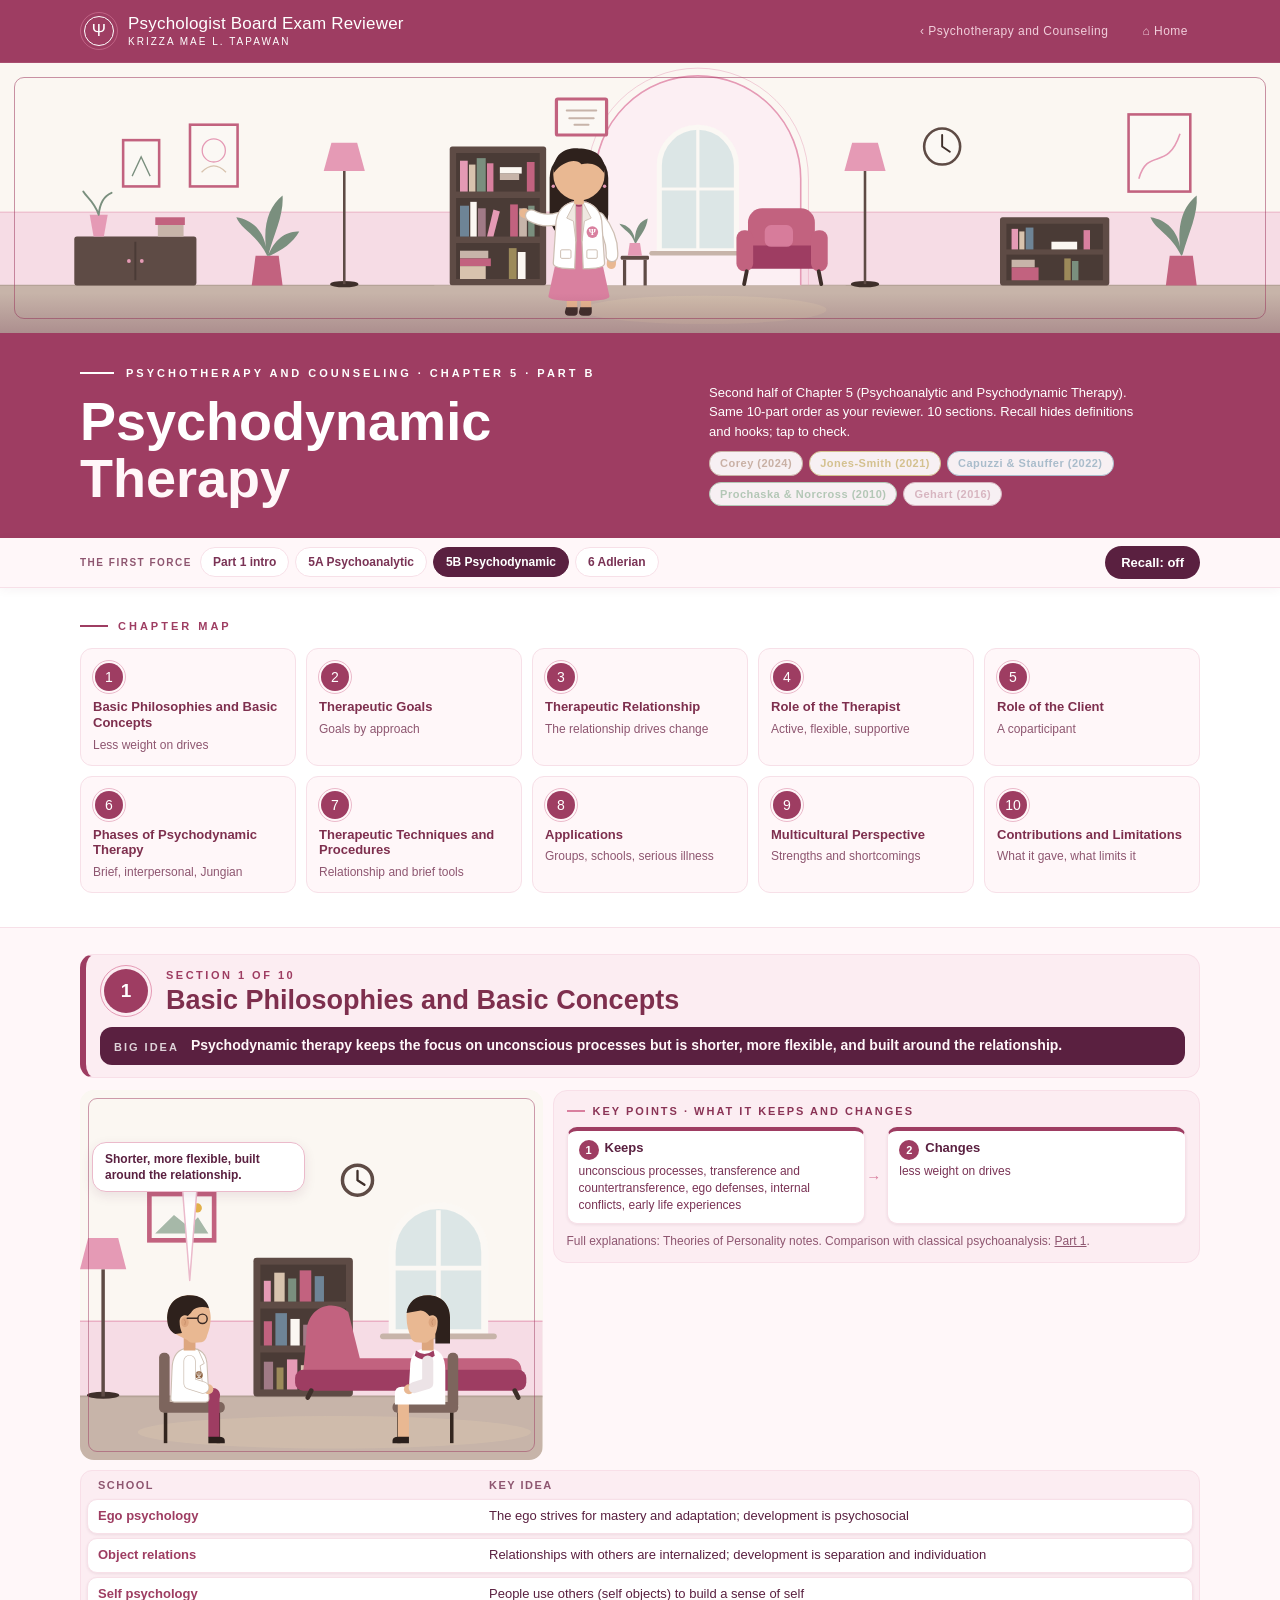
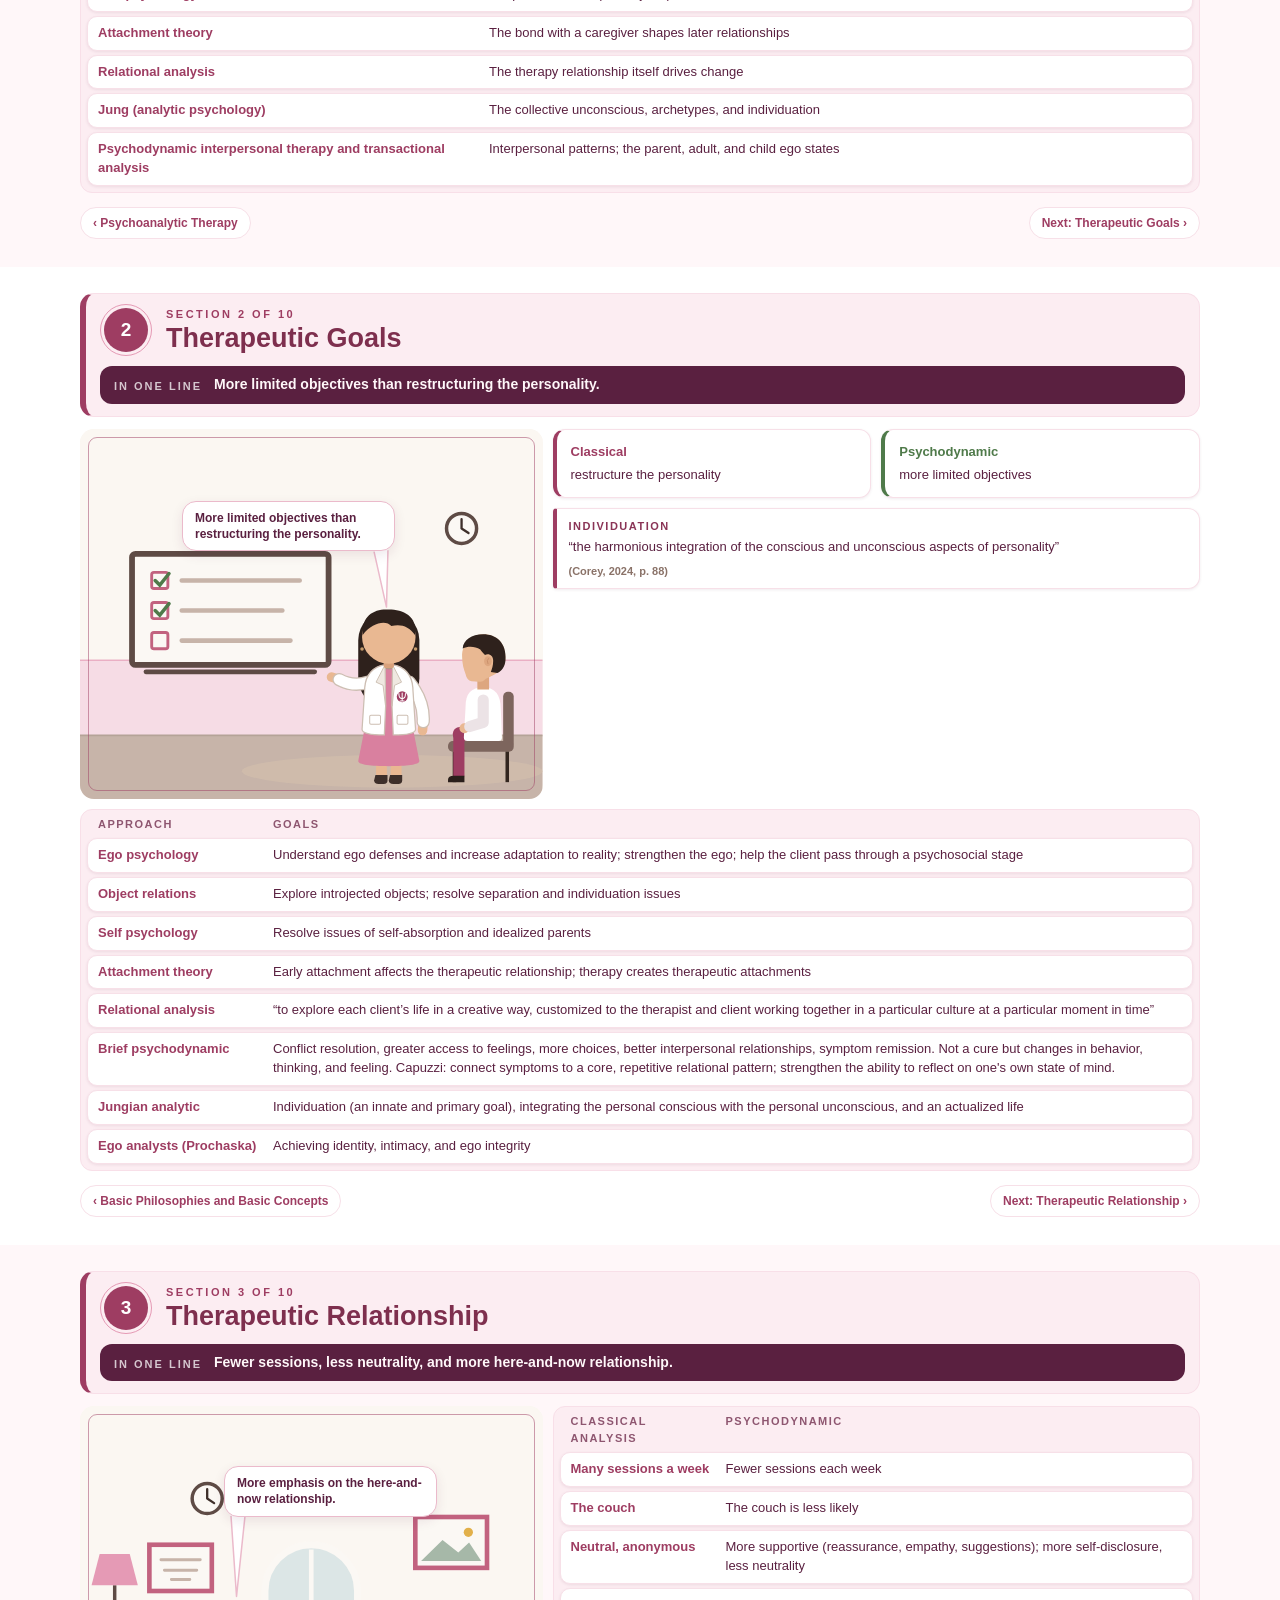
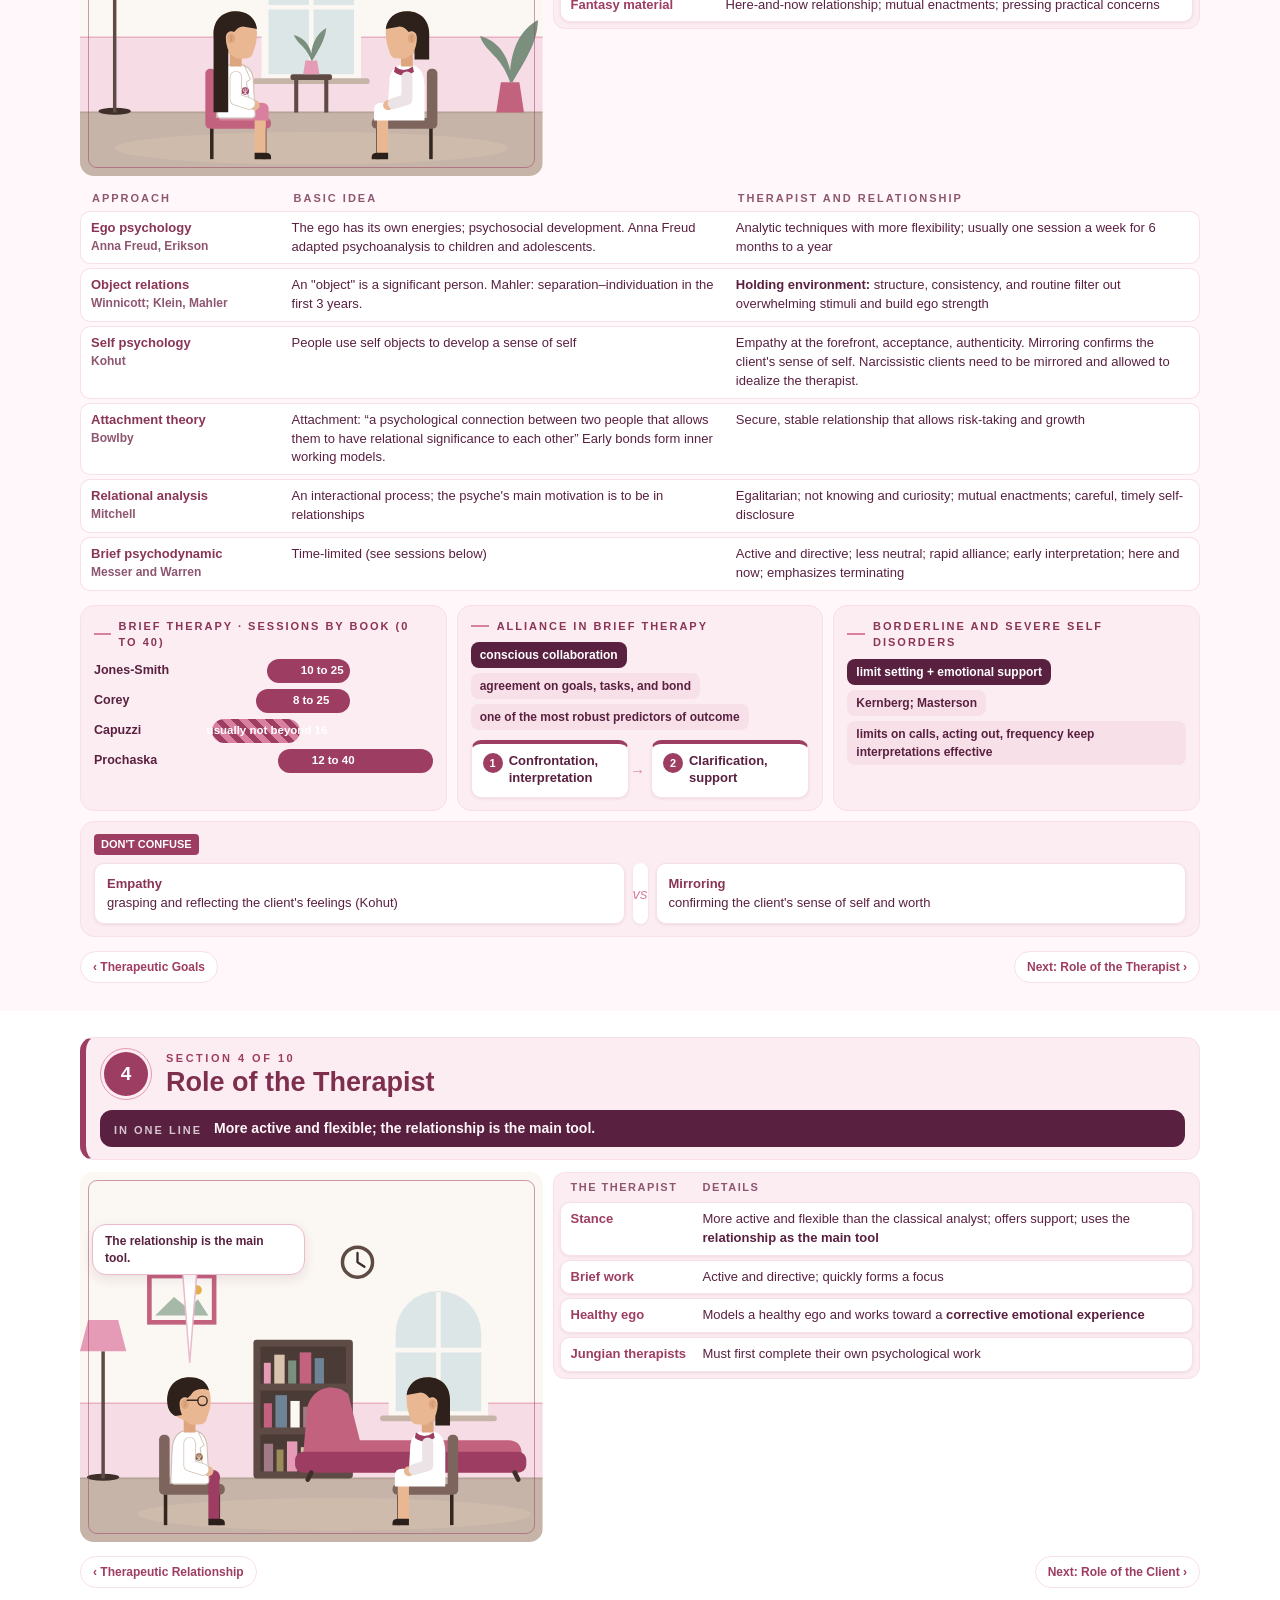
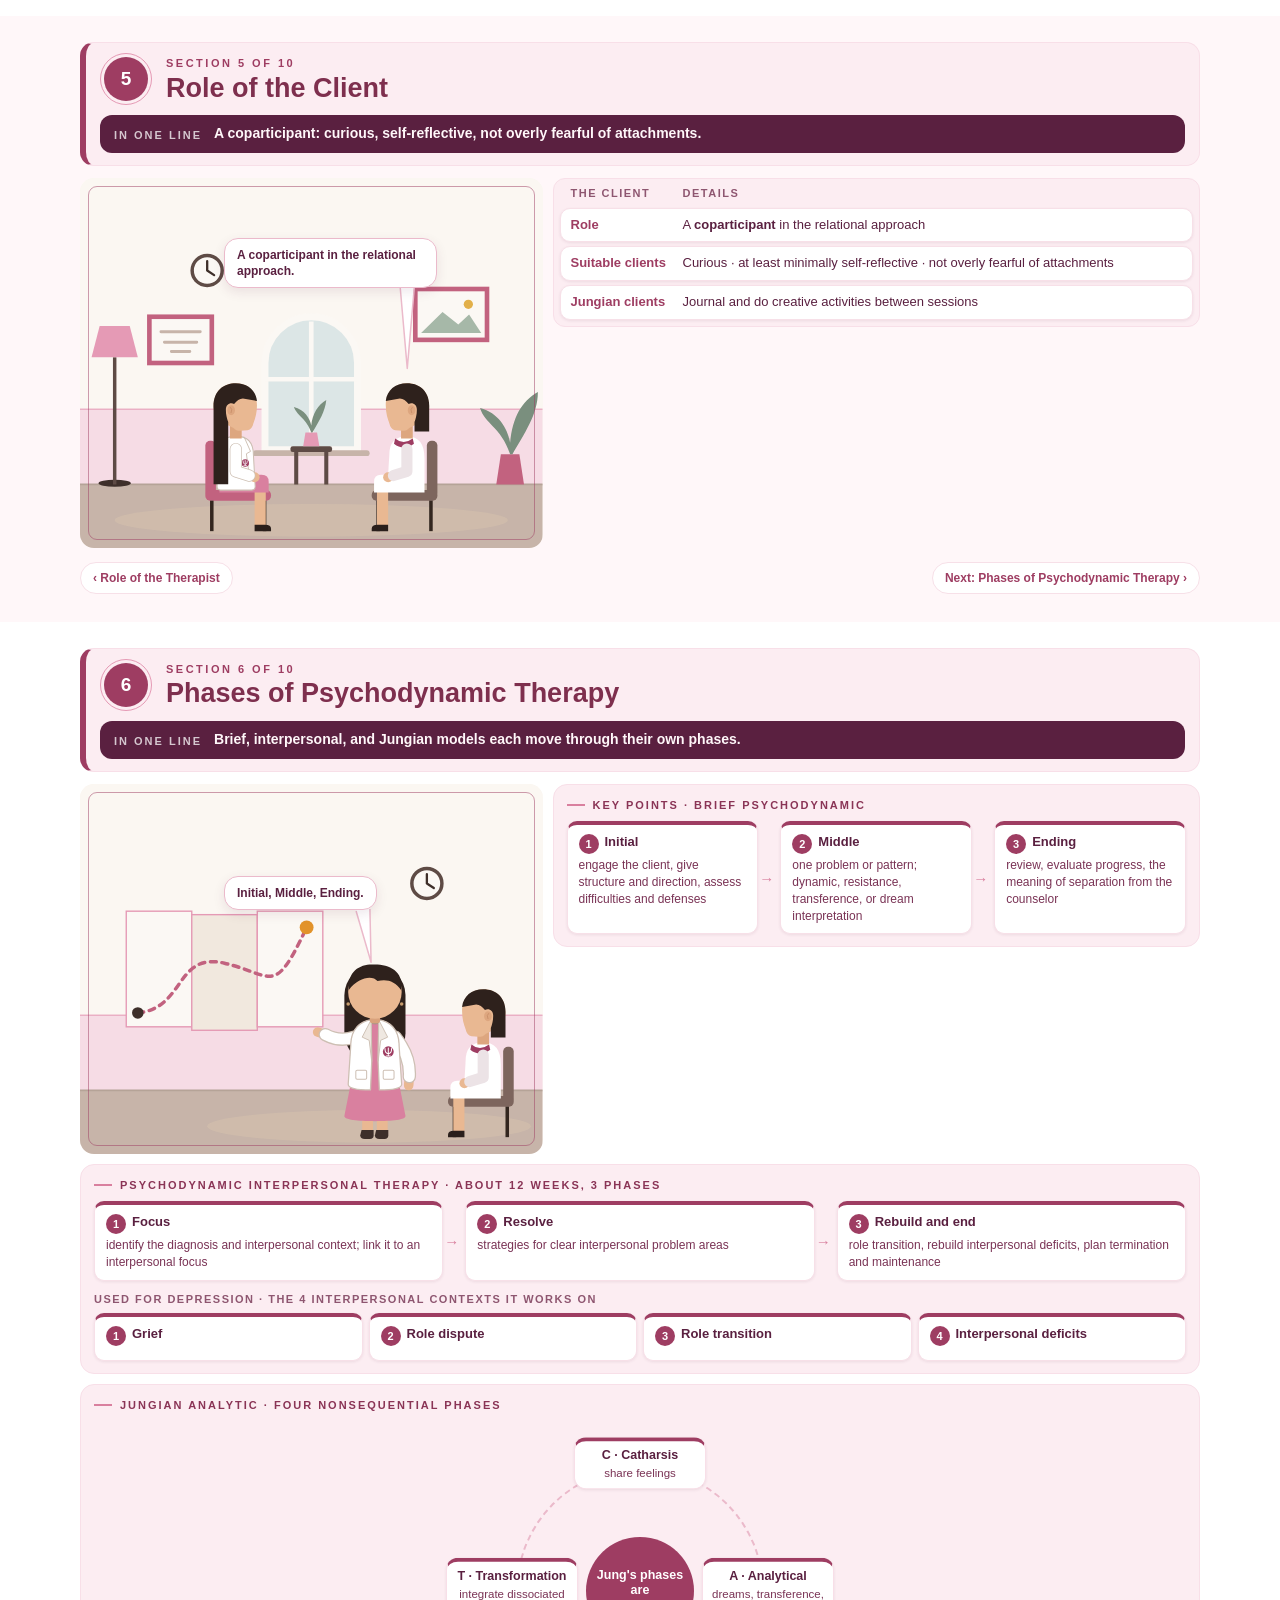
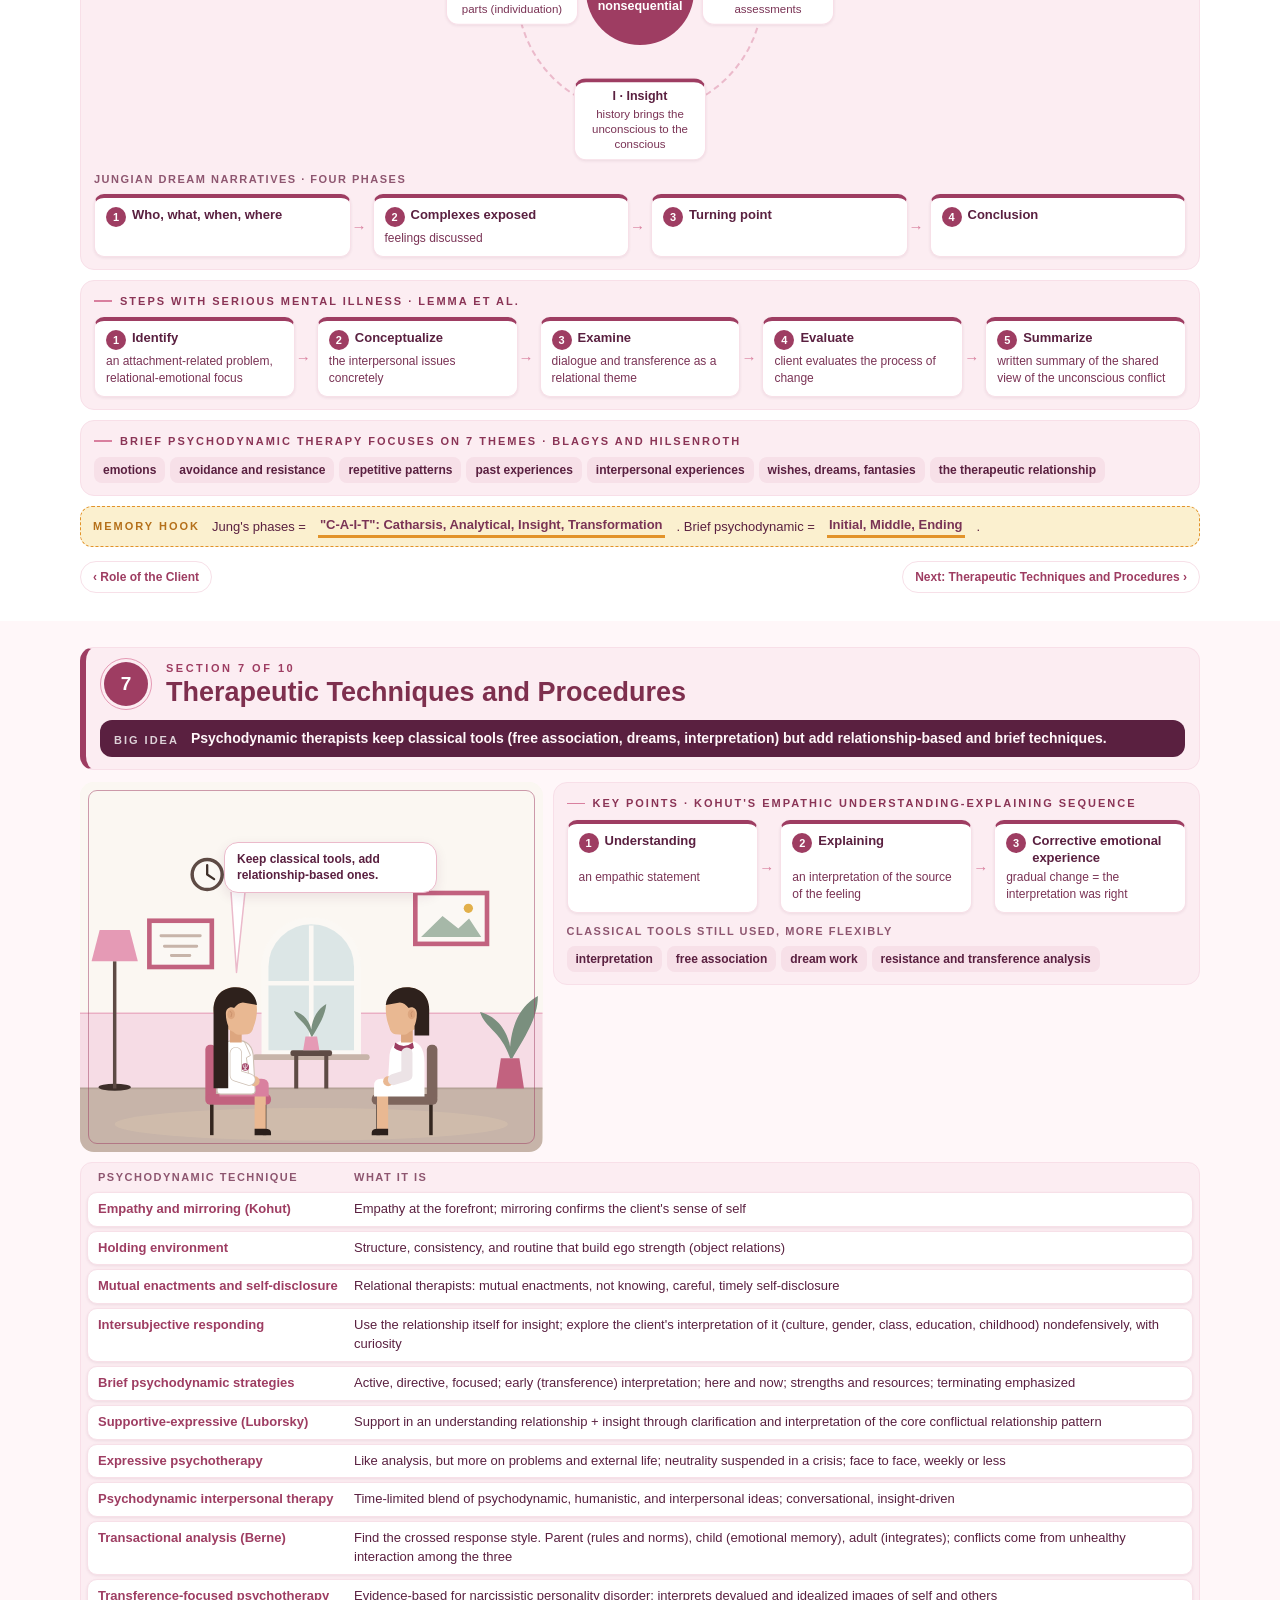
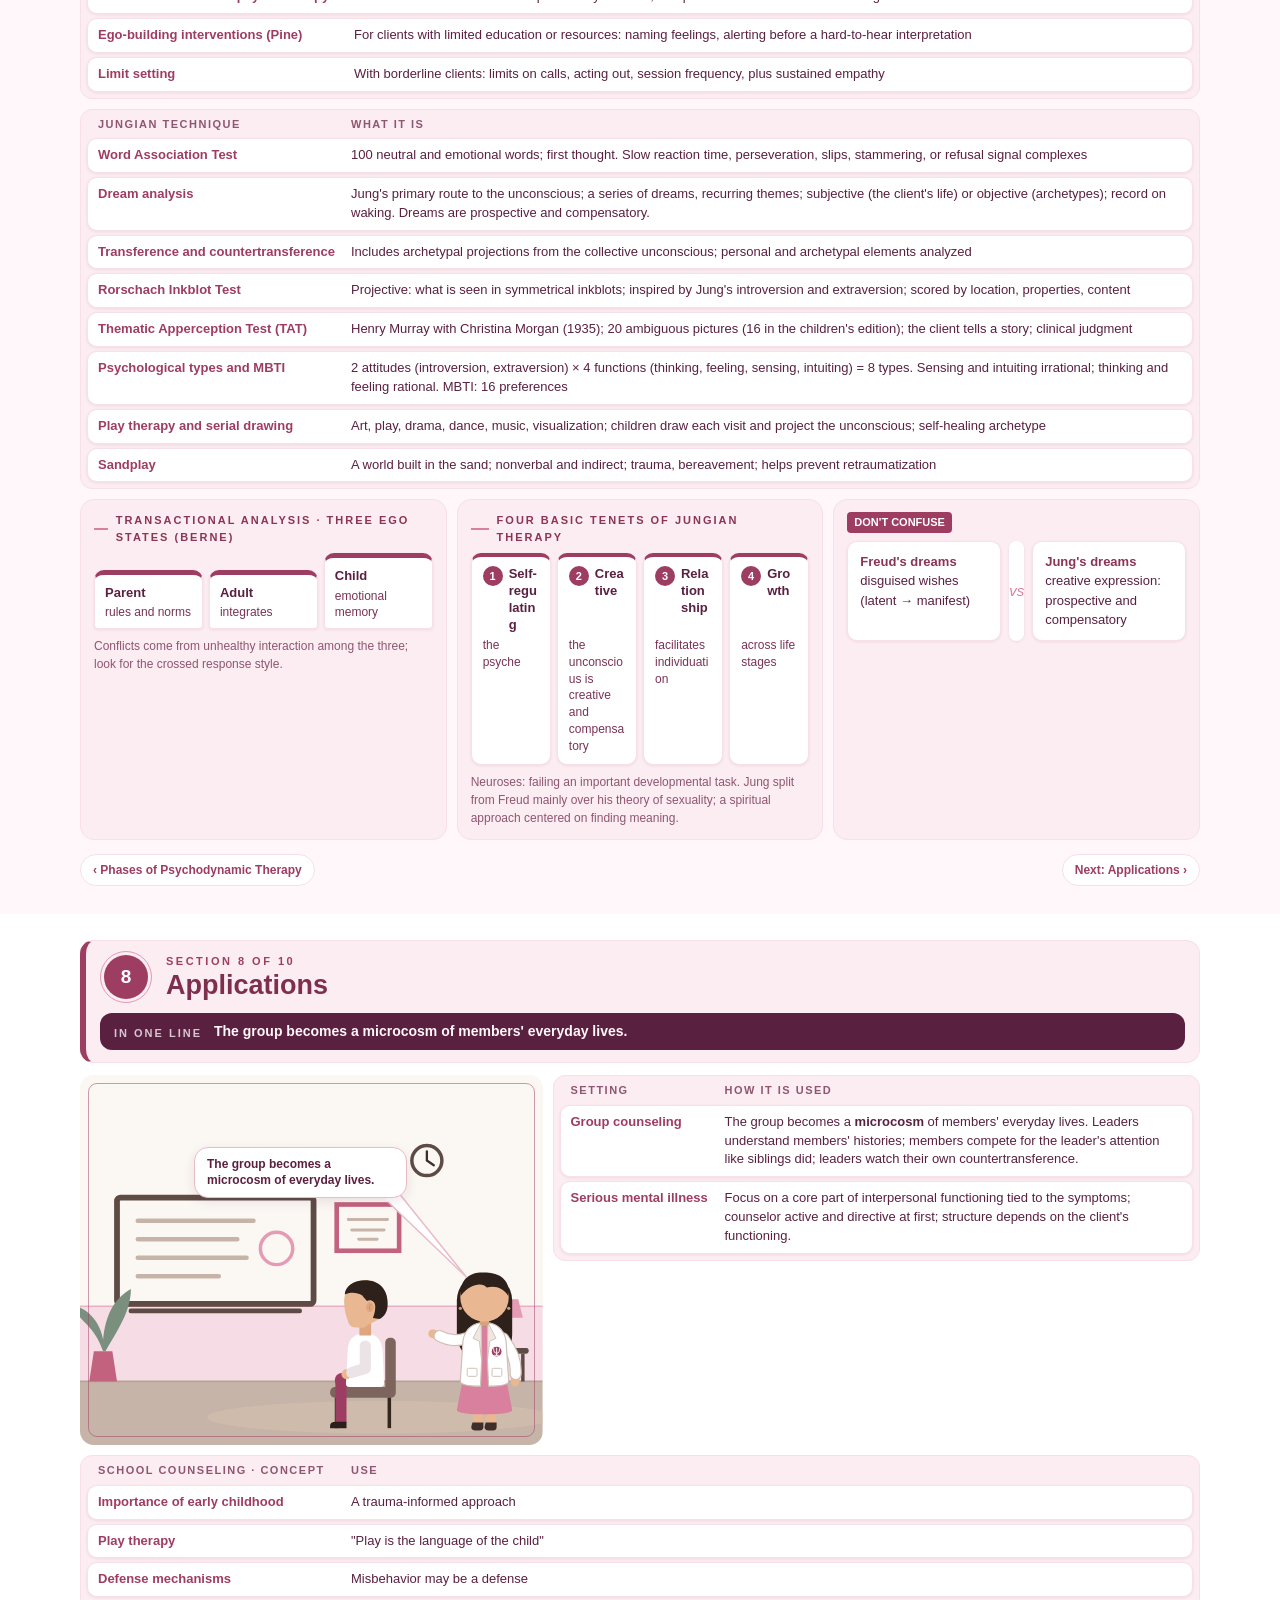
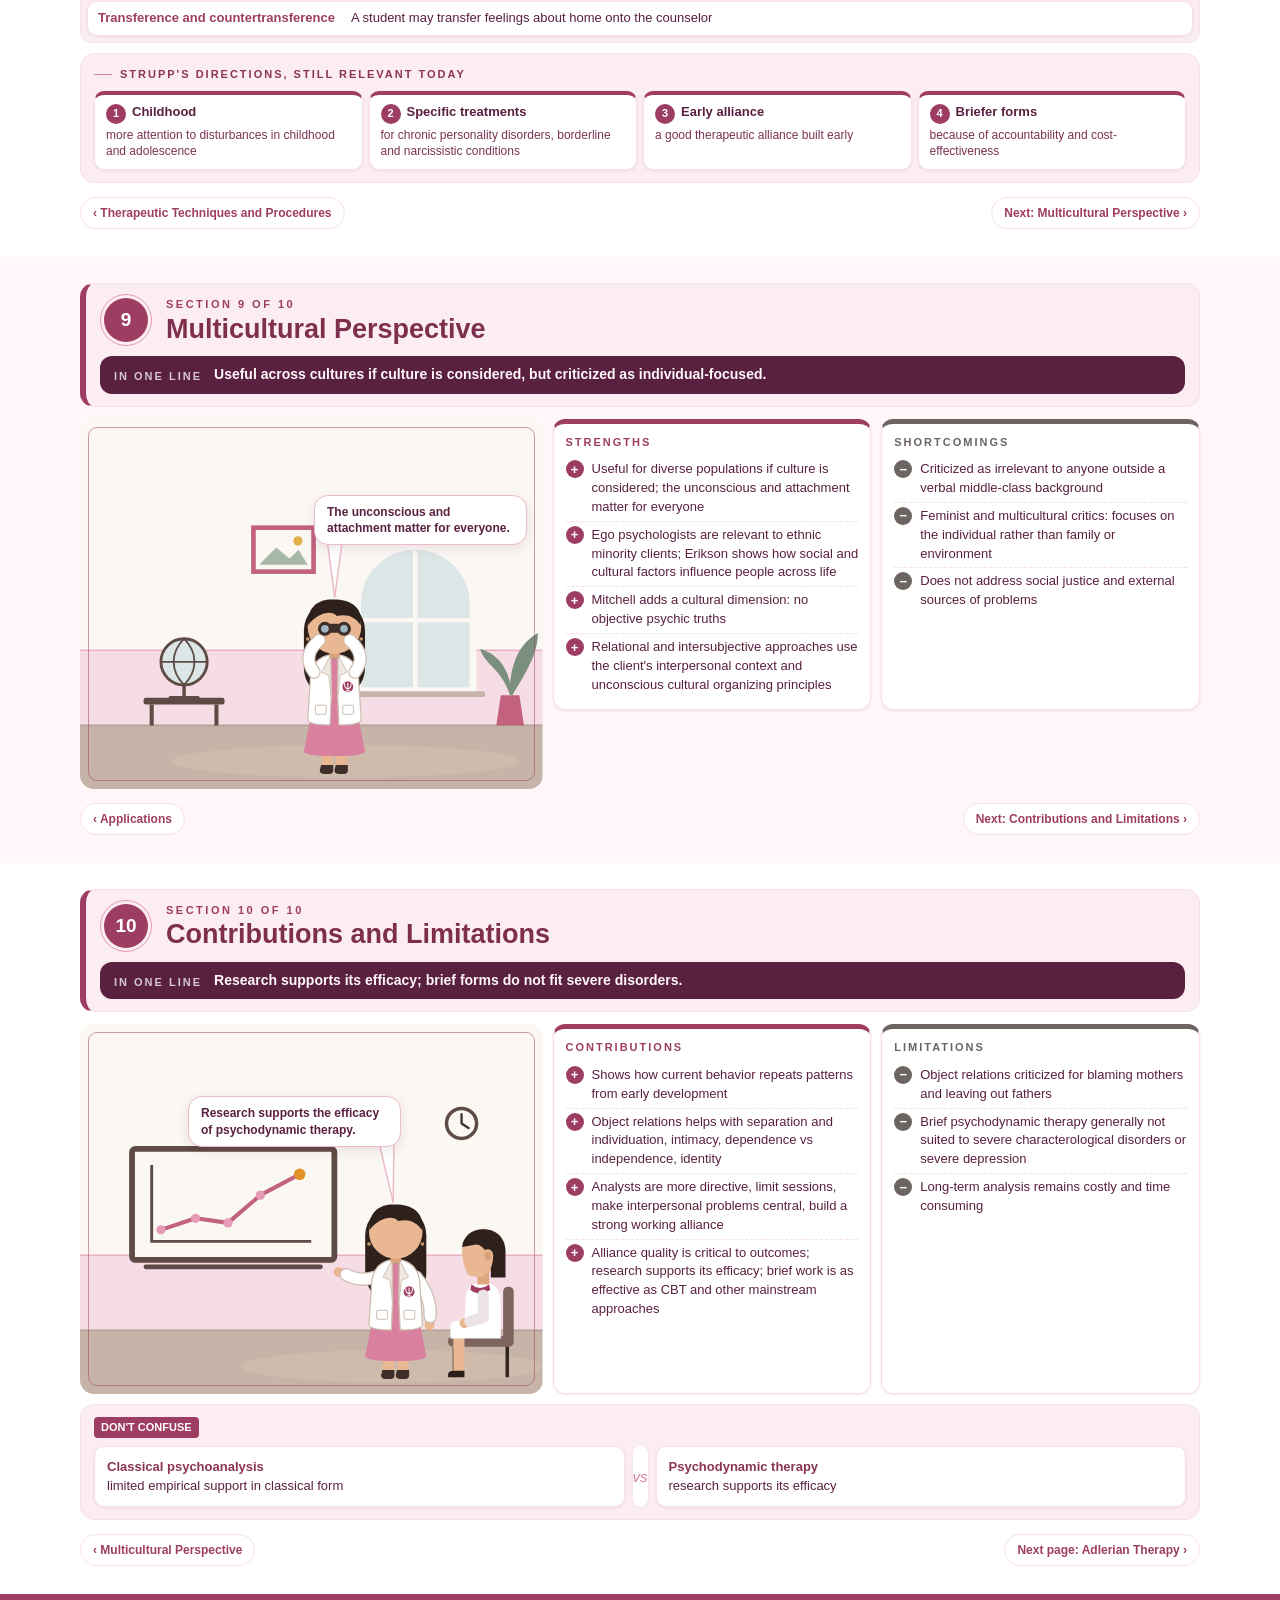
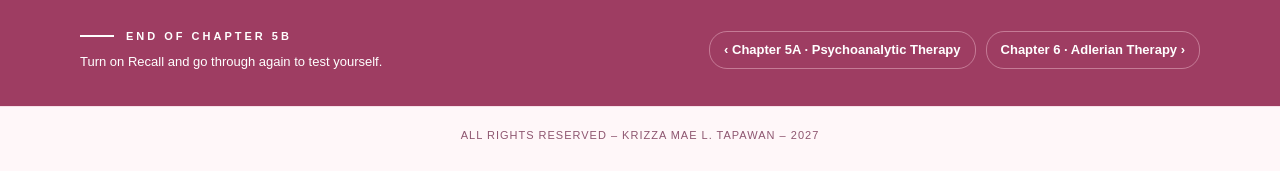
<file: chapters/psychotherapy/ch05b.html>
<!DOCTYPE html>
<html lang="en">
<head>
<meta charset="utf-8">
<meta name="viewport" content="width=device-width,initial-scale=1,viewport-fit=cover">
<meta name="robots" content="noindex, nofollow, noarchive, nosnippet, noimageindex, notranslate"><meta name="googlebot" content="noindex, nofollow"><meta name="bingbot" content="noindex, nofollow"><meta name="referrer" content="no-referrer">
<meta name="theme-color" content="#9E3D62">
<meta name="apple-mobile-web-app-capable" content="yes">
<meta name="apple-mobile-web-app-title" content="PBE Reviewer">
<link rel="manifest" href="../../manifest.webmanifest">
<link rel="icon" href="../../assets/psynthesized-mark-v2.svg" type="image/svg+xml">
<link rel="apple-touch-icon" href="../../assets/icon-180.png">
<title>Chapter 5B · Psychodynamic Therapy · Psychologist Board Exam Reviewer</title>
<link rel="stylesheet" href="../../assets/force1.css">
<link rel="stylesheet" href="../../assets/fixed-header.css">
</head>
<body class="chapter force1">
<!--
  CHAPTER 5B · PSYCHODYNAMIC THERAPY (Psychotherapy and Counseling, The First Force)
  Text source: her Word reviewer only. Quotes are verbatim with their citations.
  Pink First Force look: assets/force1.css (made by .tools/make_theme.rb) + class "force1" on <body>.
  Each section starts with a comment like  ===== 2. THERAPEUTIC GOALS =====
  Room scenes: <div class="vg" data-scene="..."> are drawn by assets/scenes.js with her characters.
  To fix a typo, change only the words between the tags.
-->
<header class="topbar">
  <a class="brand" href="../../index.html"><span class="psi">Ψ</span><span class="bt">Psychologist Board Exam Reviewer<small>KRIZZA MAE L. TAPAWAN</small></span></a>
  <span class="sp"></span>
  <a class="tlink" href="../../subject.html?s=psychotherapy">‹<span class="hide-xs"> Psychotherapy and Counseling</span></a>
  <a class="tlink" href="../../index.html" aria-label="Home">⌂<span class="hide-xs"> Home</span></a>
</header>

<section class="ch-top">
  <div class="cover" aria-hidden="true">
    <svg viewBox="0 0 2000 420" preserveAspectRatio="xMidYMax slice">
      <rect width="2000" height="420" fill="#FBF7F2"/>
      <rect y="232" width="2000" height="114" fill="#F6DCE5"/>
      <path d="M0 232 H2000" stroke="#E59AB5" stroke-width="1.5" opacity=".7"/>
      <rect y="346" width="2000" height="74" fill="#C7B4A9"/>
      <path d="M0 346 H2000" stroke="#B5A397" stroke-width="2"/>
      <!-- left of the room -->
      <rect x="300" y="96" width="74" height="96" fill="#FBF8F4" stroke="#C2627F" stroke-width="4"/>
      <circle cx="337" cy="136" r="18" fill="none" stroke="#E59AB5" stroke-width="2"/><path d="M318 170 Q337 150 356 170" fill="none" stroke="#D8C3AE" stroke-width="2"/>
      <rect x="196" y="120" width="56" height="72" fill="#FBF8F4" stroke="#C2627F" stroke-width="4"/>
      <path d="M210 176 L224 146 L238 176" fill="none" stroke="#7A8F7E" stroke-width="2"/>
      <rect x="120" y="270" width="190" height="76" rx="4" fill="#5E4B45"/><path d="M215 278 V338" stroke="#4A3B36" stroke-width="3"/><circle cx="205" cy="308" r="3" fill="#E59AB5"/><circle cx="225" cy="308" r="3" fill="#E59AB5"/>
      <path d="M150 270 l-6 -34 h28 l-6 34 Z" fill="#E59AB5"/><path d="M158 236 C150 214 140 210 134 200 M158 236 C160 214 168 206 178 202" fill="none" stroke="#7A8F7E" stroke-width="3" stroke-linecap="round"/>
      <rect x="250" y="252" width="40" height="18" fill="#C7B4A9"/><rect x="246" y="240" width="46" height="12" fill="#C2627F"/>
      <path d="M396 346 L444 346 L438 300 L402 300 Z" fill="#C2627F"/>
      <path d="M420 300 C404 266 380 260 372 240 C398 244 414 262 418 286 C414 248 424 222 444 206 C446 236 432 262 422 298 C434 270 452 262 470 262 C460 280 444 290 424 300" fill="#7A8F7E"/>
      <ellipse cx="540" cy="344" rx="22" ry="5" fill="#3E2F2A"/><path d="M540 344 V168" stroke="#5E4B45" stroke-width="4"/><path d="M508 168 H572 L560 124 H520 Z" fill="#E59AB5"/>
      <!-- right of the room -->
      <ellipse cx="1350" cy="344" rx="22" ry="5" fill="#3E2F2A"/><path d="M1350 344 V168" stroke="#5E4B45" stroke-width="4"/><path d="M1318 168 H1382 L1370 124 H1330 Z" fill="#E59AB5"/>
      <circle cx="1470" cy="130" r="28" fill="#FBF8F4" stroke="#5E4B45" stroke-width="4"/><path d="M1470 130 V112 M1470 130 L1482 138" stroke="#3E2F2A" stroke-width="3" stroke-linecap="round"/>
      <rect x="1560" y="240" width="170" height="106" rx="4" fill="#5E4B45"/><rect x="1570" y="250" width="150" height="40" fill="#4A3B36"/><rect x="1570" y="298" width="150" height="40" fill="#4A3B36"/>
      <rect x="1578" y="258" width="10" height="32" fill="#E59AB5"/><rect x="1590" y="262" width="8" height="28" fill="#D8C3AE"/><rect x="1600" y="256" width="12" height="34" fill="#6E8496"/><rect x="1640" y="278" width="40" height="12" fill="#FBF7F2"/><rect x="1690" y="260" width="10" height="30" fill="#D9809F"/>
      <rect x="1578" y="306" width="36" height="12" fill="#C7B4A9"/><rect x="1578" y="318" width="42" height="20" fill="#C2627F"/><rect x="1660" y="304" width="10" height="34" fill="#9C8A5A"/><rect x="1672" y="308" width="10" height="30" fill="#7A8F7E"/>
      <rect x="1760" y="80" width="96" height="120" fill="#FBF8F4" stroke="#C2627F" stroke-width="4"/><path d="M1776 180 C1790 130 1820 170 1840 110" fill="none" stroke="#E59AB5" stroke-width="2.5"/>
      <path d="M1818 346 L1866 346 L1860 300 L1824 300 Z" fill="#C2627F"/>
      <path d="M1842 300 C1826 266 1802 260 1794 240 C1820 244 1836 262 1840 286 C1836 248 1846 222 1866 206 C1868 236 1854 262 1844 298" fill="#7A8F7E"/>
      <!-- the room: arched alcove with a double thin line -->
      <g transform="translate(680 0)">
        <path d="M250 346 V180 A160 160 0 0 1 570 180 V346 Z" fill="#FCEFF3"/>
        <path d="M250 346 V180 A160 160 0 0 1 570 180 V346" fill="none" stroke="#E59AB5" stroke-width="2.5"/>
        <path d="M238 346 V180 A172 172 0 0 1 582 180 V346" fill="none" stroke="#E59AB5" stroke-width="1" opacity=".7"/>
            <!-- window -->
            <path d="M350 292 V160 A60 60 0 0 1 470 160 V292 Z" fill="#DCE6E6"/>
            <path d="M350 292 V160 A60 60 0 0 1 470 160 V292 Z" fill="none" stroke="#FBF8F4" stroke-width="8"/>
            <path d="M410 100 V292 M350 196 H470" stroke="#FBF8F4" stroke-width="5"/>
            <path d="M338 296 H482" stroke="#C7B4A9" stroke-width="7" stroke-linecap="round"/>
            <!-- framed certificate -->
            <rect x="190" y="56" width="78" height="56" rx="2" fill="#FBF8F4" stroke="#C2627F" stroke-width="5"/>
            <path d="M206 74 H252 M210 86 H248 M218 96 H240" stroke="#C7B4A9" stroke-width="3" stroke-linecap="round"/>
            <!-- bookshelf -->
            <g transform="translate(-16 -84)">
              <rect x="40" y="214" width="150" height="216" rx="4" fill="#5E4B45"/>
              <rect x="50" y="224" width="130" height="60" fill="#4A3B36"/><rect x="50" y="294" width="130" height="60" fill="#4A3B36"/><rect x="50" y="364" width="130" height="56" fill="#4A3B36"/>
              <rect x="56" y="236" width="12" height="48" fill="#E59AB5"/><rect x="70" y="242" width="10" height="42" fill="#D8C3AE"/><rect x="82" y="232" width="14" height="52" fill="#7A8F7E"/><rect x="98" y="240" width="10" height="44" fill="#D9809F"/><rect x="118" y="246" width="34" height="10" fill="#FBF7F2"/><rect x="118" y="256" width="30" height="10" fill="#C7B4A9"/><rect x="160" y="238" width="12" height="46" fill="#C2627F"/>
              <rect x="56" y="306" width="14" height="48" fill="#6E8496"/><rect x="72" y="300" width="10" height="54" fill="#FBF7F2"/><rect x="84" y="310" width="12" height="44" fill="#A07A86"/><path d="M98 354 L108 312 L118 315 L108 354Z" fill="#E59AB5"/><rect x="134" y="304" width="12" height="50" fill="#C2627F"/><rect x="148" y="310" width="12" height="44" fill="#C7B4A9"/><rect x="162" y="306" width="10" height="48" fill="#7A8F7E"/>
              <rect x="56" y="376" width="44" height="12" fill="#C7B4A9"/><rect x="56" y="388" width="48" height="12" fill="#C2627F"/><rect x="56" y="400" width="40" height="20" fill="#D8C3AE"/><rect x="132" y="372" width="12" height="48" fill="#9C8A5A"/><rect x="146" y="378" width="12" height="42" fill="#FBF7F2"/>
            </g>
            <!-- floor and rug -->
            <rect x="0" y="346" width="640" height="74" fill="#C7B4A9"/>
            <ellipse cx="420" cy="384" rx="190" ry="22" fill="#D8C3AE" opacity=".55"/>
            <!-- side table and plant -->
            <g transform="translate(40 -88)">
              <rect x="250" y="388" width="44" height="6" rx="2" fill="#5E4B45"/><path d="M256 394 V434 M288 394 V434" stroke="#5E4B45" stroke-width="5"/>
              <path d="M261 388 h22 l-3 -20 h-16 Z" fill="#E59AB5"/>
              <path d="M272 368 C266 350 254 348 248 338 C262 340 270 350 272 362 C273 344 280 334 292 330 C290 346 282 354 274 368" fill="#7A8F7E"/>
            </g>
            <!-- armchair -->
            <g transform="translate(170 -100)">
              <rect x="318" y="326" width="104" height="80" rx="22" fill="#C2627F"/>
              <rect x="308" y="384" width="126" height="36" rx="12" fill="#9E3D62"/>
              <rect x="300" y="360" width="26" height="64" rx="12" fill="#C2627F"/><rect x="416" y="360" width="26" height="64" rx="12" fill="#C2627F"/>
              <path d="M316 424 l-4 20 M428 424 l4 20" stroke="#3E2F2A" stroke-width="6" stroke-linecap="round"/>
              <rect x="344" y="352" width="44" height="34" rx="10" fill="#D9809F" opacity=".9"/>
            </g>
          <!-- psychologist: white coat with Psi logo over a pink dress, reaching for a book -->
          <g transform="translate(130 74) scale(.95)">
            <rect x="80" y="230" width="17" height="100" fill="#E9B892"/><path d="M79 322 h19 v8 q0 6 -6 6 h-8 q-7 0 -7 -6 Z" fill="#3E2F2A"/>
            <rect x="103" y="230" width="17" height="100" fill="#E9B892"/><path d="M102 322 h19 v8 q0 6 -6 6 h-8 q-7 0 -7 -6 Z" fill="#3E2F2A"/>
            <rect x="52" y="64" width="96" height="152" rx="46" fill="#2E211C"/>
            <path d="M22 172 L10 168" stroke="#E9B892" stroke-width="15" fill="none" stroke-linecap="round"/>
            <path d="M68 176 Q44 184 22 172" stroke="#CDBFB3" stroke-width="21" fill="none" stroke-linecap="round"/>
            <path d="M68 176 Q44 184 22 172" stroke="#FFFFFF" stroke-width="17" fill="none" stroke-linecap="round"/>
            <path d="M154 238 L153 252" stroke="#E9B892" stroke-width="15" fill="none" stroke-linecap="round"/>
            <path d="M132 176 Q156 206 154 238" stroke="#CDBFB3" stroke-width="21" fill="none" stroke-linecap="round"/>
            <path d="M132 176 Q156 206 154 238" stroke="#FFFFFF" stroke-width="17" fill="none" stroke-linecap="round"/>
            <path d="M63 244 L137 244 L150 304 C150 310 128 312 100 312 C72 312 50 310 50 304 Z" fill="#D9809F"/>
            <path d="M62 190 C62 160 80 148 100 148 C120 148 138 160 138 190 L140 252 L60 252 Z" fill="#D9809F"/>
            <path d="M88 150 Q100 162 112 150" stroke="#9E3D62" stroke-width="2.5" fill="none" stroke-linecap="round"/>
            <path d="M94 149 C78 151 62 162 62 190 L58 250 C58 257 72 259 93 259 L95 214 Z" fill="#FFFFFF" stroke="#CDBFB3" stroke-width="2" stroke-linejoin="round"/>
            <path d="M106 149 C122 151 138 162 138 190 L142 250 C142 257 128 259 107 259 L105 214 Z" fill="#FFFFFF" stroke="#CDBFB3" stroke-width="2" stroke-linejoin="round"/>
            <path d="M94 149 L80 176 L91 181 L95 214 Z" fill="#EFE8E1" stroke="#CDBFB3" stroke-width="1.5" stroke-linejoin="round"/>
            <path d="M106 149 L120 176 L109 181 L105 214 Z" fill="#EFE8E1" stroke="#CDBFB3" stroke-width="1.5" stroke-linejoin="round"/>
            <rect x="70" y="228" width="17" height="14" rx="2" fill="none" stroke="#CDBFB3" stroke-width="1.6"/>
            <rect x="113" y="228" width="17" height="14" rx="2" fill="none" stroke="#CDBFB3" stroke-width="1.6"/>
            <circle cx="122" cy="199" r="9.5" fill="#D9809F"/>
            <text x="122" y="204.5" text-anchor="middle" font-family="Georgia,serif" font-size="15" font-weight="bold" fill="#FFFFFF">Ψ</text>
            <rect x="92" y="136" width="16" height="18" rx="4" fill="#E9B892"/>
            <circle cx="100" cy="105" r="42" fill="#E9B892"/>
            <path d="M59 102 C56 70 80 60 100 62 C122 62 146 72 141 102 C132 88 118 84 104 88 C96 78 74 82 59 102 Z" fill="#2E211C"/>
            <circle cx="58" cy="124" r="2.8" fill="#E59AB5"/><circle cx="142" cy="124" r="2.8" fill="#E59AB5"/>
          </g>
      </g>
    </svg>
  </div>
  <div class="ch-intro">
    <div>
      <div class="kicker">PSYCHOTHERAPY AND COUNSELING · CHAPTER 5 · PART B</div>
      <h1><em>Psychodynamic</em> Therapy</h1>
    </div>
    <div class="side-note">
      <p>Second half of Chapter 5 (Psychoanalytic and Psychodynamic Therapy). Same 10-part order as your reviewer. 10 sections. Recall hides definitions and hooks; tap to check.</p>
      <div class="src-chips"><span style="color:#C9B0A5">Corey (2024)</span><span style="color:#D4C18F">Jones-Smith (2021)</span><span style="color:#A9BCCB">Capuzzi &amp; Stauffer (2022)</span><span style="color:#B3C7B6">Prochaska &amp; Norcross (2010)</span><span style="color:#D7B5C0">Gehart (2016)</span></div>
    </div>
  </div>
</section>

<nav class="secbar" aria-label="Sections">
  <div class="secbar-in">
    <div class="chips">
      <a href="#s1"><i>1</i>Concepts</a>
      <a href="#s2"><i>2</i>Goals</a>
      <a href="#s3"><i>3</i>Relationship</a>
      <a href="#s4"><i>4</i>Therapist</a>
      <a href="#s5"><i>5</i>Client</a>
      <a href="#s6"><i>6</i>Phases</a>
      <a href="#s7"><i>7</i>Techniques</a>
      <a href="#s8"><i>8</i>Applications</a>
      <a href="#s9"><i>9</i>Multicultural</a>
      <a href="#s10"><i>10</i>Contributions</a>
    </div>
    <button class="pill-btn" id="recallBtn">Recall: off</button>
  </div>
  <div class="prog"></div>
</nav>

<!-- ===== CHAPTER MAP ===== -->
<section class="chmap">
  <div class="chmap-in">
    <div class="eyebrow">CHAPTER MAP</div>
    <div class="tiles">
      <a class="tile" href="#s1"><span class="tn"><b>1</b></span><span class="tt">Basic Philosophies and Basic Concepts</span><span class="tb">Less weight on drives</span></a>
      <a class="tile" href="#s2"><span class="tn"><b>2</b></span><span class="tt">Therapeutic Goals</span><span class="tb">Goals by approach</span></a>
      <a class="tile" href="#s3"><span class="tn"><b>3</b></span><span class="tt">Therapeutic Relationship</span><span class="tb">The relationship drives change</span></a>
      <a class="tile" href="#s4"><span class="tn"><b>4</b></span><span class="tt">Role of the Therapist</span><span class="tb">Active, flexible, supportive</span></a>
      <a class="tile" href="#s5"><span class="tn"><b>5</b></span><span class="tt">Role of the Client</span><span class="tb">A coparticipant</span></a>
      <a class="tile" href="#s6"><span class="tn"><b>6</b></span><span class="tt">Phases of Psychodynamic Therapy</span><span class="tb">Brief, interpersonal, Jungian</span></a>
      <a class="tile" href="#s7"><span class="tn"><b>7</b></span><span class="tt">Therapeutic Techniques and Procedures</span><span class="tb">Relationship and brief tools</span></a>
      <a class="tile" href="#s8"><span class="tn"><b>8</b></span><span class="tt">Applications</span><span class="tb">Groups, schools, serious illness</span></a>
      <a class="tile" href="#s9"><span class="tn"><b>9</b></span><span class="tt">Multicultural Perspective</span><span class="tb">Strengths and shortcomings</span></a>
      <a class="tile" href="#s10"><span class="tn"><b>10</b></span><span class="tt">Contributions and Limitations</span><span class="tb">What it gave, what limits it</span></a>
    </div>
  </div>
</section>

<main>

<!-- ===== 1. BASIC PHILOSOPHIES AND BASIC CONCEPTS ===== -->
<section class="sec" id="s1"><div class="sec-in">
  <div class="sec-head">
    <div class="sec-num">1</div>
    <div><div class="k">SECTION 1 OF 10</div><h2>Basic Philosophies and Basic Concepts</h2></div>
    <div class="bigidea"><b>BIG IDEA</b><span>Psychodynamic therapy keeps the focus on unconscious processes but is shorter, more flexible, and built around the relationship.</span></div>
  </div>
  <div class="g g-12">
    <div class="vg" data-scene="couchtalk"><div class="say">Shorter, more flexible, built around the relationship.</div></div>
    <div class="panel">
      <div class="lbl">KEY POINTS · WHAT IT KEEPS AND CHANGES</div>
      <div class="flow"><div class="fs"><b>Keeps</b><span>unconscious processes, transference and countertransference, ego defenses, internal conflicts, early life experiences</span></div><div class="ar"></div><div class="fs"><b>Changes</b><span>less weight on drives</span></div></div>
      <p class="muted" style="font-size:var(--fs-sm);margin:8px 0 0">Full explanations: Theories of Personality notes. Comparison with classical psychoanalysis: <a href="part1.html#s2">Part 1</a>.</p>
    </div>
  </div>
  <table class="cmp mt">
    <tr><th>SCHOOL</th><th>KEY IDEA</th></tr>
    <tr><td>Ego psychology</td><td class="rc">The ego strives for mastery and adaptation; development is psychosocial</td></tr>
    <tr><td>Object relations</td><td class="rc">Relationships with others are internalized; development is separation and individuation</td></tr>
    <tr><td>Self psychology</td><td class="rc">People use others (self objects) to build a sense of self</td></tr>
    <tr><td>Attachment theory</td><td class="rc">The bond with a caregiver shapes later relationships</td></tr>
    <tr><td>Relational analysis</td><td class="rc">The therapy relationship itself drives change</td></tr>
    <tr><td>Jung (analytic psychology)</td><td class="rc">The collective unconscious, archetypes, and individuation</td></tr>
    <tr><td>Psychodynamic interpersonal therapy and transactional analysis</td><td class="rc">Interpersonal patterns; the parent, adult, and child ego states</td></tr>
  </table>
  <div class="secnext"><a href="ch05a.html">‹ Psychoanalytic Therapy</a><a href="#s2">Next: Therapeutic Goals ›</a></div>
</div></section>

<!-- ===== 2. THERAPEUTIC GOALS ===== -->
<section class="sec" id="s2"><div class="sec-in">
  <div class="sec-head">
    <div class="sec-num">2</div>
    <div><div class="k">SECTION 2 OF 10</div><h2>Therapeutic Goals</h2></div>
    <div class="bigidea"><b class="alt">IN ONE LINE</b><span>More limited objectives than restructuring the personality.</span></div>
  </div>
  <div class="g g-12">
    <div class="vg" data-scene="plan"><div class="say">More limited objectives than restructuring the personality.</div></div>
    <div class="g">
      <div class="verdict"><div class="bad"><b class="no">Classical</b>restructure the personality</div><div class="ok"><b class="yes">Psychodynamic</b>more limited objectives</div></div>
      <div class="def"><span class="term">Individuation</span><q>the harmonious integration of the conscious and unconscious aspects of personality</q><span class="ci" style="color:#8A7268">(Corey, 2024, p. 88)</span></div>
    </div>
  </div>
  <table class="cmp mt">
    <tr><th>APPROACH</th><th>GOALS</th></tr>
    <tr><td>Ego psychology</td><td class="rc">Understand ego defenses and increase adaptation to reality; strengthen the ego; help the client pass through a psychosocial stage</td></tr>
    <tr><td>Object relations</td><td class="rc">Explore introjected objects; resolve separation and individuation issues</td></tr>
    <tr><td>Self psychology</td><td class="rc">Resolve issues of self-absorption and idealized parents</td></tr>
    <tr><td>Attachment theory</td><td class="rc">Early attachment affects the therapeutic relationship; therapy creates therapeutic attachments</td></tr>
    <tr><td>Relational analysis</td><td><q>to explore each client’s life in a creative way, customized to the therapist and client working together in a particular culture at a particular moment in time</q></td></tr>
    <tr><td>Brief psychodynamic</td><td class="rc">Conflict resolution, greater access to feelings, more choices, better interpersonal relationships, symptom remission. Not a cure but changes in behavior, thinking, and feeling. Capuzzi: connect symptoms to a core, repetitive relational pattern; strengthen the ability to reflect on one's own state of mind.</td></tr>
    <tr><td>Jungian analytic</td><td class="rc">Individuation (an innate and primary goal), integrating the personal conscious with the personal unconscious, and an actualized life</td></tr>
    <tr><td>Ego analysts (Prochaska)</td><td class="rc">Achieving identity, intimacy, and ego integrity</td></tr>
  </table>
  <div class="secnext"><a href="#s1">‹ Basic Philosophies and Basic Concepts</a><a href="#s3">Next: Therapeutic Relationship ›</a></div>
</div></section>

<!-- ===== 3. THERAPEUTIC RELATIONSHIP ===== -->
<section class="sec" id="s3"><div class="sec-in">
  <div class="sec-head">
    <div class="sec-num">3</div>
    <div><div class="k">SECTION 3 OF 10</div><h2>Therapeutic Relationship</h2></div>
    <div class="bigidea"><b class="alt">IN ONE LINE</b><span>Fewer sessions, less neutrality, and more here-and-now relationship.</span></div>
  </div>
  <div class="g g-12">
    <div class="vg" data-scene="session"><div class="say">More emphasis on the here-and-now relationship.</div></div>
    <table class="cmp">
      <tr><th>CLASSICAL ANALYSIS</th><th>PSYCHODYNAMIC</th></tr>
      <tr><td style="white-space:normal;width:45%">Many sessions a week</td><td>Fewer sessions each week</td></tr>
      <tr><td style="white-space:normal">The couch</td><td>The couch is less likely</td></tr>
      <tr><td style="white-space:normal">Neutral, anonymous</td><td>More supportive (reassurance, empathy, suggestions); more self-disclosure, less neutrality</td></tr>
      <tr><td style="white-space:normal">Fantasy material</td><td>Here-and-now relationship; mutual enactments; pressing practical concerns</td></tr>
    </table>
  </div>
  <table class="cmp mt">
    <tr><th>APPROACH</th><th>BASIC IDEA</th><th>THERAPIST AND RELATIONSHIP</th></tr>
    <tr><td>Ego psychology<small>Anna Freud, Erikson</small></td><td class="rc">The ego has its own energies; psychosocial development. Anna Freud adapted psychoanalysis to children and adolescents.</td><td class="rc">Analytic techniques with more flexibility; usually one session a week for 6 months to a year</td></tr>
    <tr><td>Object relations<small>Winnicott; Klein, Mahler</small></td><td class="rc">An "object" is a significant person. Mahler: separation–individuation in the first 3 years.</td><td><b>Holding environment:</b> <span class="rc">structure, consistency, and routine filter out overwhelming stimuli and build ego strength</span></td></tr>
    <tr><td>Self psychology<small>Kohut</small></td><td class="rc">People use self objects to develop a sense of self</td><td class="rc">Empathy at the forefront, acceptance, authenticity. Mirroring confirms the client's sense of self. Narcissistic clients need to be mirrored and allowed to idealize the therapist.</td></tr>
    <tr><td>Attachment theory<small>Bowlby</small></td><td>Attachment: <q>a psychological connection between two people that allows them to have relational significance to each other</q> Early bonds form inner working models.</td><td class="rc">Secure, stable relationship that allows risk-taking and growth</td></tr>
    <tr><td>Relational analysis<small>Mitchell</small></td><td class="rc">An interactional process; the psyche's main motivation is to be in relationships</td><td class="rc">Egalitarian; not knowing and curiosity; mutual enactments; careful, timely self-disclosure</td></tr>
    <tr><td>Brief psychodynamic<small>Messer and Warren</small></td><td class="rc">Time-limited (see sessions below)</td><td class="rc">Active and directive; less neutral; rapid alliance; early interpretation; here and now; emphasizes terminating</td></tr>
  </table>
  <div class="g g3 mt">
    <div class="panel"><div class="lbl">BRIEF THERAPY · SESSIONS BY BOOK (0 TO 40)</div>
      <div class="range" style="--max:40"><div class="rr">Jones-Smith<div class="track2"><div class="bar" style="--a:10;--b:25">10 to 25</div></div></div><div class="rr">Corey<div class="track2"><div class="bar" style="--a:8;--b:25">8 to 25</div></div></div><div class="rr">Capuzzi<div class="track2"><div class="bar soft" style="--a:0;--b:16">usually not beyond 16</div></div></div><div class="rr">Prochaska<div class="track2"><div class="bar" style="--a:12;--b:40">12 to 40</div></div></div></div></div>
    <div class="panel"><div class="lbl">ALLIANCE IN BRIEF THERAPY</div>
      <div class="kw"><span class="dk">conscious collaboration</span><span>agreement on goals, tasks, and bond</span><span>one of the most robust predictors of outcome</span></div>
      <div class="flow mt"><div class="fs"><b>Confrontation, interpretation</b></div><div class="ar"></div><div class="fs"><b>Clarification, support</b></div></div></div>
    <div class="panel"><div class="lbl">BORDERLINE AND SEVERE SELF DISORDERS</div>
      <div class="kw"><span class="dk">limit setting + emotional support</span><span>Kernberg; Masterson</span><span>limits on calls, acting out, frequency keep interpretations effective</span></div></div>
  </div>
  <div class="panel mt"><div class="trapline"><span class="trap">DON'T CONFUSE</span></div>
    <div class="confuse"><div><b>Empathy</b>grasping and reflecting the client's feelings (Kohut)</div><div class="vs">vs</div><div><b>Mirroring</b>confirming the client's sense of self and worth</div></div>
  </div>
  <div class="secnext"><a href="#s2">‹ Therapeutic Goals</a><a href="#s4">Next: Role of the Therapist ›</a></div>
</div></section>

<!-- ===== 4. ROLE OF THE THERAPIST ===== -->
<section class="sec" id="s4"><div class="sec-in">
  <div class="sec-head">
    <div class="sec-num">4</div>
    <div><div class="k">SECTION 4 OF 10</div><h2>Role of the Therapist</h2></div>
    <div class="bigidea"><b class="alt">IN ONE LINE</b><span>More active and flexible; the relationship is the main tool.</span></div>
  </div>
  <div class="g g-12">
    <div class="vg" data-scene="couchtalk"><div class="say">The relationship is the main tool.</div></div>
    <table class="cmp">
      <tr><th>THE THERAPIST</th><th>DETAILS</th></tr>
      <tr><td>Stance</td><td>More active and flexible than the classical analyst; offers support; uses the <b>relationship as the main tool</b></td></tr>
      <tr><td>Brief work</td><td>Active and directive; quickly forms a focus</td></tr>
      <tr><td>Healthy ego</td><td>Models a healthy ego and works toward a <b>corrective emotional experience</b></td></tr>
      <tr><td>Jungian therapists</td><td>Must first complete their own psychological work</td></tr>
    </table>
  </div>
  <div class="secnext"><a href="#s3">‹ Therapeutic Relationship</a><a href="#s5">Next: Role of the Client ›</a></div>
</div></section>

<!-- ===== 5. ROLE OF THE CLIENT ===== -->
<section class="sec" id="s5"><div class="sec-in">
  <div class="sec-head">
    <div class="sec-num">5</div>
    <div><div class="k">SECTION 5 OF 10</div><h2>Role of the Client</h2></div>
    <div class="bigidea"><b class="alt">IN ONE LINE</b><span>A coparticipant: curious, self-reflective, not overly fearful of attachments.</span></div>
  </div>
  <div class="g g-12">
    <div class="vg" data-scene="session"><div class="say" data-who="1">A coparticipant in the relational approach.</div></div>
    <table class="cmp">
      <tr><th>THE CLIENT</th><th>DETAILS</th></tr>
      <tr><td>Role</td><td>A <b>coparticipant</b> in the relational approach</td></tr>
      <tr><td>Suitable clients</td><td class="rc">Curious · at least minimally self-reflective · not overly fearful of attachments</td></tr>
      <tr><td>Jungian clients</td><td class="rc">Journal and do creative activities between sessions</td></tr>
    </table>
  </div>
  <div class="secnext"><a href="#s4">‹ Role of the Therapist</a><a href="#s6">Next: Phases of Psychodynamic Therapy ›</a></div>
</div></section>

<!-- ===== 6. PHASES OF PSYCHODYNAMIC THERAPY ===== -->
<section class="sec" id="s6"><div class="sec-in">
  <div class="sec-head">
    <div class="sec-num">6</div>
    <div><div class="k">SECTION 6 OF 10</div><h2>Phases of Psychodynamic Therapy</h2></div>
    <div class="bigidea"><b class="alt">IN ONE LINE</b><span>Brief, interpersonal, and Jungian models each move through their own phases.</span></div>
  </div>
  <div class="g g-12">
    <div class="vg" data-scene="map"><div class="say">Initial, Middle, Ending.</div></div>
    <div class="panel">
      <div class="lbl">KEY POINTS · BRIEF PSYCHODYNAMIC</div>
      <div class="flow"><div class="fs"><b>Initial</b><span class="rc">engage the client, give structure and direction, assess difficulties and defenses</span></div><div class="ar"></div><div class="fs"><b>Middle</b><span class="rc">one problem or pattern; dynamic, resistance, transference, or dream interpretation</span></div><div class="ar"></div><div class="fs"><b>Ending</b><span class="rc">review, evaluate progress, the meaning of separation from the counselor</span></div></div>
    </div>
  </div>
  <div class="panel mt">
    <div class="lbl">PSYCHODYNAMIC INTERPERSONAL THERAPY · ABOUT 12 WEEKS, 3 PHASES</div>
    <div class="flow"><div class="fs"><b>Focus</b><span class="rc">identify the diagnosis and interpersonal context; link it to an interpersonal focus</span></div><div class="ar"></div><div class="fs"><b>Resolve</b><span class="rc">strategies for clear interpersonal problem areas</span></div><div class="ar"></div><div class="fs"><b>Rebuild and end</b><span class="rc">role transition, rebuild interpersonal deficits, plan termination and maintenance</span></div></div>
    <div class="sub">USED FOR DEPRESSION · THE 4 INTERPERSONAL CONTEXTS IT WORKS ON</div>
    <div class="flow"><div class="fs"><b>Grief</b></div><div class="fs"><b>Role dispute</b></div><div class="fs"><b>Role transition</b></div><div class="fs"><b>Interpersonal deficits</b></div></div>
  </div>
  <div class="panel mt">
    <div class="lbl">JUNGIAN ANALYTIC · FOUR NONSEQUENTIAL PHASES</div>
    <div class="cycle"><div class="hub">Jung's phases are nonsequential</div><div class="node" style="--a:0deg"><b>C · Catharsis</b><span class="rc">share feelings</span></div><div class="node" style="--a:90deg"><b>A · Analytical</b><span class="rc">dreams, transference, assessments</span></div><div class="node" style="--a:180deg"><b>I · Insight</b><span class="rc">history brings the unconscious to the conscious</span></div><div class="node" style="--a:270deg"><b>T · Transformation</b><span class="rc">integrate dissociated parts (individuation)</span></div></div>
    <div class="sub">JUNGIAN DREAM NARRATIVES · FOUR PHASES</div>
    <div class="flow"><div class="fs"><b>Who, what, when, where</b></div><div class="ar"></div><div class="fs"><b>Complexes exposed</b><span>feelings discussed</span></div><div class="ar"></div><div class="fs"><b>Turning point</b></div><div class="ar"></div><div class="fs"><b>Conclusion</b></div></div>
  </div>
  <div class="panel mt">
    <div class="lbl">STEPS WITH SERIOUS MENTAL ILLNESS · LEMMA ET AL.</div>
    <div class="flow"><div class="fs"><b>Identify</b><span class="rc">an attachment-related problem, relational-emotional focus</span></div><div class="ar"></div><div class="fs"><b>Conceptualize</b><span class="rc">the interpersonal issues concretely</span></div><div class="ar"></div><div class="fs"><b>Examine</b><span class="rc">dialogue and transference as a relational theme</span></div><div class="ar"></div><div class="fs"><b>Evaluate</b><span class="rc">client evaluates the process of change</span></div><div class="ar"></div><div class="fs"><b>Summarize</b><span class="rc">written summary of the shared view of the unconscious conflict</span></div></div>
  </div>
  <div class="panel mt"><div class="lbl">BRIEF PSYCHODYNAMIC THERAPY FOCUSES ON 7 THEMES · BLAGYS AND HILSENROTH</div>
    <div class="kw"><span>emotions</span><span>avoidance and resistance</span><span>repetitive patterns</span><span>past experiences</span><span>interpersonal experiences</span><span>wishes, dreams, fantasies</span><span>the therapeutic relationship</span></div></div>
  <div class="hook mt"><b>MEMORY HOOK</b>Jung's phases = <mark>"C-A-I-T": Catharsis, Analytical, Insight, Transformation</mark>. Brief psychodynamic = <mark>Initial, Middle, Ending</mark>.</div>
  <div class="secnext"><a href="#s5">‹ Role of the Client</a><a href="#s7">Next: Therapeutic Techniques and Procedures ›</a></div>
</div></section>

<!-- ===== 7. THERAPEUTIC TECHNIQUES AND PROCEDURES ===== -->
<section class="sec" id="s7"><div class="sec-in">
  <div class="sec-head">
    <div class="sec-num">7</div>
    <div><div class="k">SECTION 7 OF 10</div><h2>Therapeutic Techniques and Procedures</h2></div>
    <div class="bigidea"><b>BIG IDEA</b><span>Psychodynamic therapists keep classical tools (free association, dreams, interpretation) but add relationship-based and brief techniques.</span></div>
  </div>
  <div class="g g-12">
    <div class="vg" data-scene="session"><div class="say">Keep classical tools, add relationship-based ones.</div></div>
    <div class="panel">
      <div class="lbl">KEY POINTS · KOHUT'S EMPATHIC UNDERSTANDING-EXPLAINING SEQUENCE</div>
      <div class="flow"><div class="fs"><b>Understanding</b><span>an empathic statement</span></div><div class="ar"></div><div class="fs"><b>Explaining</b><span>an interpretation of the source of the feeling</span></div><div class="ar"></div><div class="fs"><b>Corrective emotional experience</b><span>gradual change = the interpretation was right</span></div></div>
      <div class="sub">CLASSICAL TOOLS STILL USED, MORE FLEXIBLY</div><div class="kw"><span>interpretation</span><span>free association</span><span>dream work</span><span>resistance and transference analysis</span></div>
    </div>
  </div>
  <table class="cmp mt">
    <tr><th>PSYCHODYNAMIC TECHNIQUE</th><th>WHAT IT IS</th></tr>
    <tr><td>Empathy and mirroring (Kohut)</td><td class="rc">Empathy at the forefront; mirroring confirms the client's sense of self</td></tr>
    <tr><td>Holding environment</td><td class="rc">Structure, consistency, and routine that build ego strength (object relations)</td></tr>
    <tr><td>Mutual enactments and self-disclosure</td><td class="rc">Relational therapists: mutual enactments, not knowing, careful, timely self-disclosure</td></tr>
    <tr><td>Intersubjective responding</td><td class="rc">Use the relationship itself for insight; explore the client's interpretation of it (culture, gender, class, education, childhood) nondefensively, with curiosity</td></tr>
    <tr><td>Brief psychodynamic strategies</td><td class="rc">Active, directive, focused; early (transference) interpretation; here and now; strengths and resources; terminating emphasized</td></tr>
    <tr><td>Supportive-expressive (Luborsky)</td><td class="rc">Support in an understanding relationship + insight through clarification and interpretation of the core conflictual relationship pattern</td></tr>
    <tr><td>Expressive psychotherapy</td><td class="rc">Like analysis, but more on problems and external life; neutrality suspended in a crisis; face to face, weekly or less</td></tr>
    <tr><td>Psychodynamic interpersonal therapy</td><td class="rc">Time-limited blend of psychodynamic, humanistic, and interpersonal ideas; conversational, insight-driven</td></tr>
    <tr><td>Transactional analysis (Berne)</td><td class="rc">Find the crossed response style. Parent (rules and norms), child (emotional memory), adult (integrates); conflicts come from unhealthy interaction among the three</td></tr>
    <tr><td>Transference-focused psychotherapy</td><td class="rc">Evidence-based for narcissistic personality disorder; interprets devalued and idealized images of self and others</td></tr>
    <tr><td>Ego-building interventions (Pine)</td><td class="rc">For clients with limited education or resources: naming feelings, alerting before a hard-to-hear interpretation</td></tr>
    <tr><td>Limit setting</td><td class="rc">With borderline clients: limits on calls, acting out, session frequency, plus sustained empathy</td></tr>
  </table>
  <table class="cmp mt">
    <tr><th>JUNGIAN TECHNIQUE</th><th>WHAT IT IS</th></tr>
    <tr><td>Word Association Test</td><td class="rc">100 neutral and emotional words; first thought. Slow reaction time, perseveration, slips, stammering, or refusal signal complexes</td></tr>
    <tr><td>Dream analysis</td><td class="rc">Jung's primary route to the unconscious; a series of dreams, recurring themes; subjective (the client's life) or objective (archetypes); record on waking. Dreams are prospective and compensatory.</td></tr>
    <tr><td>Transference and countertransference</td><td class="rc">Includes archetypal projections from the collective unconscious; personal and archetypal elements analyzed</td></tr>
    <tr><td>Rorschach Inkblot Test</td><td class="rc">Projective: what is seen in symmetrical inkblots; inspired by Jung's introversion and extraversion; scored by location, properties, content</td></tr>
    <tr><td>Thematic Apperception Test (TAT)</td><td class="rc">Henry Murray with Christina Morgan (1935); 20 ambiguous pictures (16 in the children's edition); the client tells a story; clinical judgment</td></tr>
    <tr><td>Psychological types and MBTI</td><td class="rc">2 attitudes (introversion, extraversion) × 4 functions (thinking, feeling, sensing, intuiting) = 8 types. Sensing and intuiting irrational; thinking and feeling rational. MBTI: 16 preferences</td></tr>
    <tr><td>Play therapy and serial drawing</td><td class="rc">Art, play, drama, dance, music, visualization; children draw each visit and project the unconscious; self-healing archetype</td></tr>
    <tr><td>Sandplay</td><td class="rc">A world built in the sand; nonverbal and indirect; trauma, bereavement; helps prevent retraumatization</td></tr>
  </table>
  <div class="g g3 mt">
    <div class="panel"><div class="lbl">TRANSACTIONAL ANALYSIS · THREE EGO STATES (BERNE)</div>
      <div class="stairs"><div style="--s:0"><b>Parent</b><span class="rc">rules and norms</span></div><div style="--s:0"><b>Adult</b><span class="rc">integrates</span></div><div style="--s:0"><b>Child</b><span class="rc">emotional memory</span></div></div>
      <p class="muted" style="font-size:var(--fs-sm);margin:8px 0 0">Conflicts come from unhealthy interaction among the three; look for the crossed response style.</p></div>
    <div class="panel"><div class="lbl">FOUR BASIC TENETS OF JUNGIAN THERAPY</div>
      <div class="flow"><div class="fs"><b>Self-regulating</b><span>the psyche</span></div><div class="fs"><b>Creative</b><span>the unconscious is creative and compensatory</span></div><div class="fs"><b>Relationship</b><span>facilitates individuation</span></div><div class="fs"><b>Growth</b><span>across life stages</span></div></div>
      <p class="muted" style="font-size:var(--fs-sm);margin:8px 0 0">Neuroses: failing an important developmental task. Jung split from Freud mainly over his theory of sexuality; a spiritual approach centered on finding meaning.</p></div>
    <div class="panel"><div class="trapline"><span class="trap">DON'T CONFUSE</span></div>
      <div class="confuse"><div><b>Freud's dreams</b>disguised wishes (latent → manifest)</div><div class="vs">vs</div><div><b>Jung's dreams</b>creative expression: prospective and compensatory</div></div></div>
  </div>
  <div class="secnext"><a href="#s6">‹ Phases of Psychodynamic Therapy</a><a href="#s8">Next: Applications ›</a></div>
</div></section>

<!-- ===== 8. APPLICATIONS ===== -->
<section class="sec" id="s8"><div class="sec-in">
  <div class="sec-head">
    <div class="sec-num">8</div>
    <div><div class="k">SECTION 8 OF 10</div><h2>Applications</h2></div>
    <div class="bigidea"><b class="alt">IN ONE LINE</b><span>The group becomes a microcosm of members' everyday lives.</span></div>
  </div>
  <div class="g g-12">
    <div class="vg" data-scene="explain"><div class="say">The group becomes a microcosm of everyday lives.</div></div>
    <table class="cmp">
      <tr><th>SETTING</th><th>HOW IT IS USED</th></tr>
      <tr><td>Group counseling</td><td>The group becomes a <b>microcosm</b> of members' everyday lives. Leaders understand members' histories; members compete for the leader's attention like siblings did; leaders watch their own countertransference.</td></tr>
      <tr><td>Serious mental illness</td><td>Focus on a core part of interpersonal functioning tied to the symptoms; counselor active and directive at first; structure depends on the client's functioning.</td></tr>
    </table>
  </div>
  <table class="cmp mt">
    <tr><th>SCHOOL COUNSELING · CONCEPT</th><th>USE</th></tr>
    <tr><td>Importance of early childhood</td><td class="rc">A trauma-informed approach</td></tr>
    <tr><td>Play therapy</td><td class="rc">"Play is the language of the child"</td></tr>
    <tr><td>Defense mechanisms</td><td class="rc">Misbehavior may be a defense</td></tr>
    <tr><td>Transference and countertransference</td><td class="rc">A student may transfer feelings about home onto the counselor</td></tr>
  </table>
  <div class="panel mt"><div class="lbl">STRUPP'S DIRECTIONS, STILL RELEVANT TODAY</div>
    <div class="flow"><div class="fs"><b>Childhood</b><span class="rc">more attention to disturbances in childhood and adolescence</span></div><div class="fs"><b>Specific treatments</b><span class="rc">for chronic personality disorders, borderline and narcissistic conditions</span></div><div class="fs"><b>Early alliance</b><span class="rc">a good therapeutic alliance built early</span></div><div class="fs"><b>Briefer forms</b><span class="rc">because of accountability and cost-effectiveness</span></div></div></div>
  <div class="secnext"><a href="#s7">‹ Therapeutic Techniques and Procedures</a><a href="#s9">Next: Multicultural Perspective ›</a></div>
</div></section>

<!-- ===== 9. MULTICULTURAL PERSPECTIVE ===== -->
<section class="sec" id="s9"><div class="sec-in">
  <div class="sec-head">
    <div class="sec-num">9</div>
    <div><div class="k">SECTION 9 OF 10</div><h2>Multicultural Perspective</h2></div>
    <div class="bigidea"><b class="alt">IN ONE LINE</b><span>Useful across cultures if culture is considered, but criticized as individual-focused.</span></div>
  </div>
  <div class="g g-12">
    <div class="vg" data-scene="culture"><div class="say">The unconscious and attachment matter for everyone.</div></div>
    <div class="split"><div class="pos"><h4>STRENGTHS</h4><ul><li>Useful for diverse populations if culture is considered; the unconscious and attachment matter for everyone</li><li>Ego psychologists are relevant to ethnic minority clients; Erikson shows how social and cultural factors influence people across life</li><li>Mitchell adds a cultural dimension: no objective psychic truths</li><li>Relational and intersubjective approaches use the client's interpersonal context and unconscious cultural organizing principles</li></ul></div>
      <div class="neg"><h4>SHORTCOMINGS</h4><ul class="rc"><li>Criticized as irrelevant to anyone outside a verbal middle-class background</li><li>Feminist and multicultural critics: focuses on the individual rather than family or environment</li><li>Does not address social justice and external sources of problems</li></ul></div></div>
  </div>
  <div class="secnext"><a href="#s8">‹ Applications</a><a href="#s10">Next: Contributions and Limitations ›</a></div>
</div></section>

<!-- ===== 10. CONTRIBUTIONS AND LIMITATIONS ===== -->
<section class="sec" id="s10"><div class="sec-in">
  <div class="sec-head">
    <div class="sec-num">10</div>
    <div><div class="k">SECTION 10 OF 10</div><h2>Contributions and Limitations</h2></div>
    <div class="bigidea"><b class="alt">IN ONE LINE</b><span>Research supports its efficacy; brief forms do not fit severe disorders.</span></div>
  </div>
  <div class="g g-12">
    <div class="vg" data-scene="chart"><div class="say">Research supports the efficacy of psychodynamic therapy.</div></div>
    <div class="split"><div class="pos"><h4>CONTRIBUTIONS</h4><ul><li>Shows how current behavior repeats patterns from early development</li><li>Object relations helps with separation and individuation, intimacy, dependence vs independence, identity</li><li>Analysts are more directive, limit sessions, make interpersonal problems central, build a strong working alliance</li><li>Alliance quality is critical to outcomes; research supports its efficacy; brief work is as effective as CBT and other mainstream approaches</li></ul></div>
      <div class="neg"><h4>LIMITATIONS</h4><ul class="rc"><li>Object relations criticized for blaming mothers and leaving out fathers</li><li>Brief psychodynamic therapy generally not suited to severe characterological disorders or severe depression</li><li>Long-term analysis remains costly and time consuming</li></ul></div></div>
  </div>
  <div class="panel mt"><div class="trapline"><span class="trap">DON'T CONFUSE</span></div>
    <div class="confuse"><div><b>Classical psychoanalysis</b>limited empirical support in classical form</div><div class="vs">vs</div><div><b>Psychodynamic therapy</b>research supports its efficacy</div></div>
  </div>
  <div class="secnext"><a href="#s9">‹ Multicultural Perspective</a><a href="ch06.html">Next page: Adlerian Therapy ›</a></div>
</div></section>

</main>

<section class="ch-end"><div class="ch-end-in">
  <div><div class="kicker">END OF CHAPTER 5B</div><p style="margin:8px 0 0">Turn on Recall and go through again to test yourself.</p></div>
  <div style="display:flex;gap:10px;flex-wrap:wrap"><a href="ch05a.html">‹ Chapter 5A · Psychoanalytic Therapy</a><a href="ch06.html">Chapter 6 · Adlerian Therapy ›</a></div>
</div></section>

<footer class="foot">ALL RIGHTS RESERVED – KRIZZA MAE L. TAPAWAN – 2027</footer>
<script src="../../assets/scenes.js"></script>
<script src="../../content/subjects.js"></script>
<script src="../../assets/chapter.js"></script>
</body>
</html>
</file>
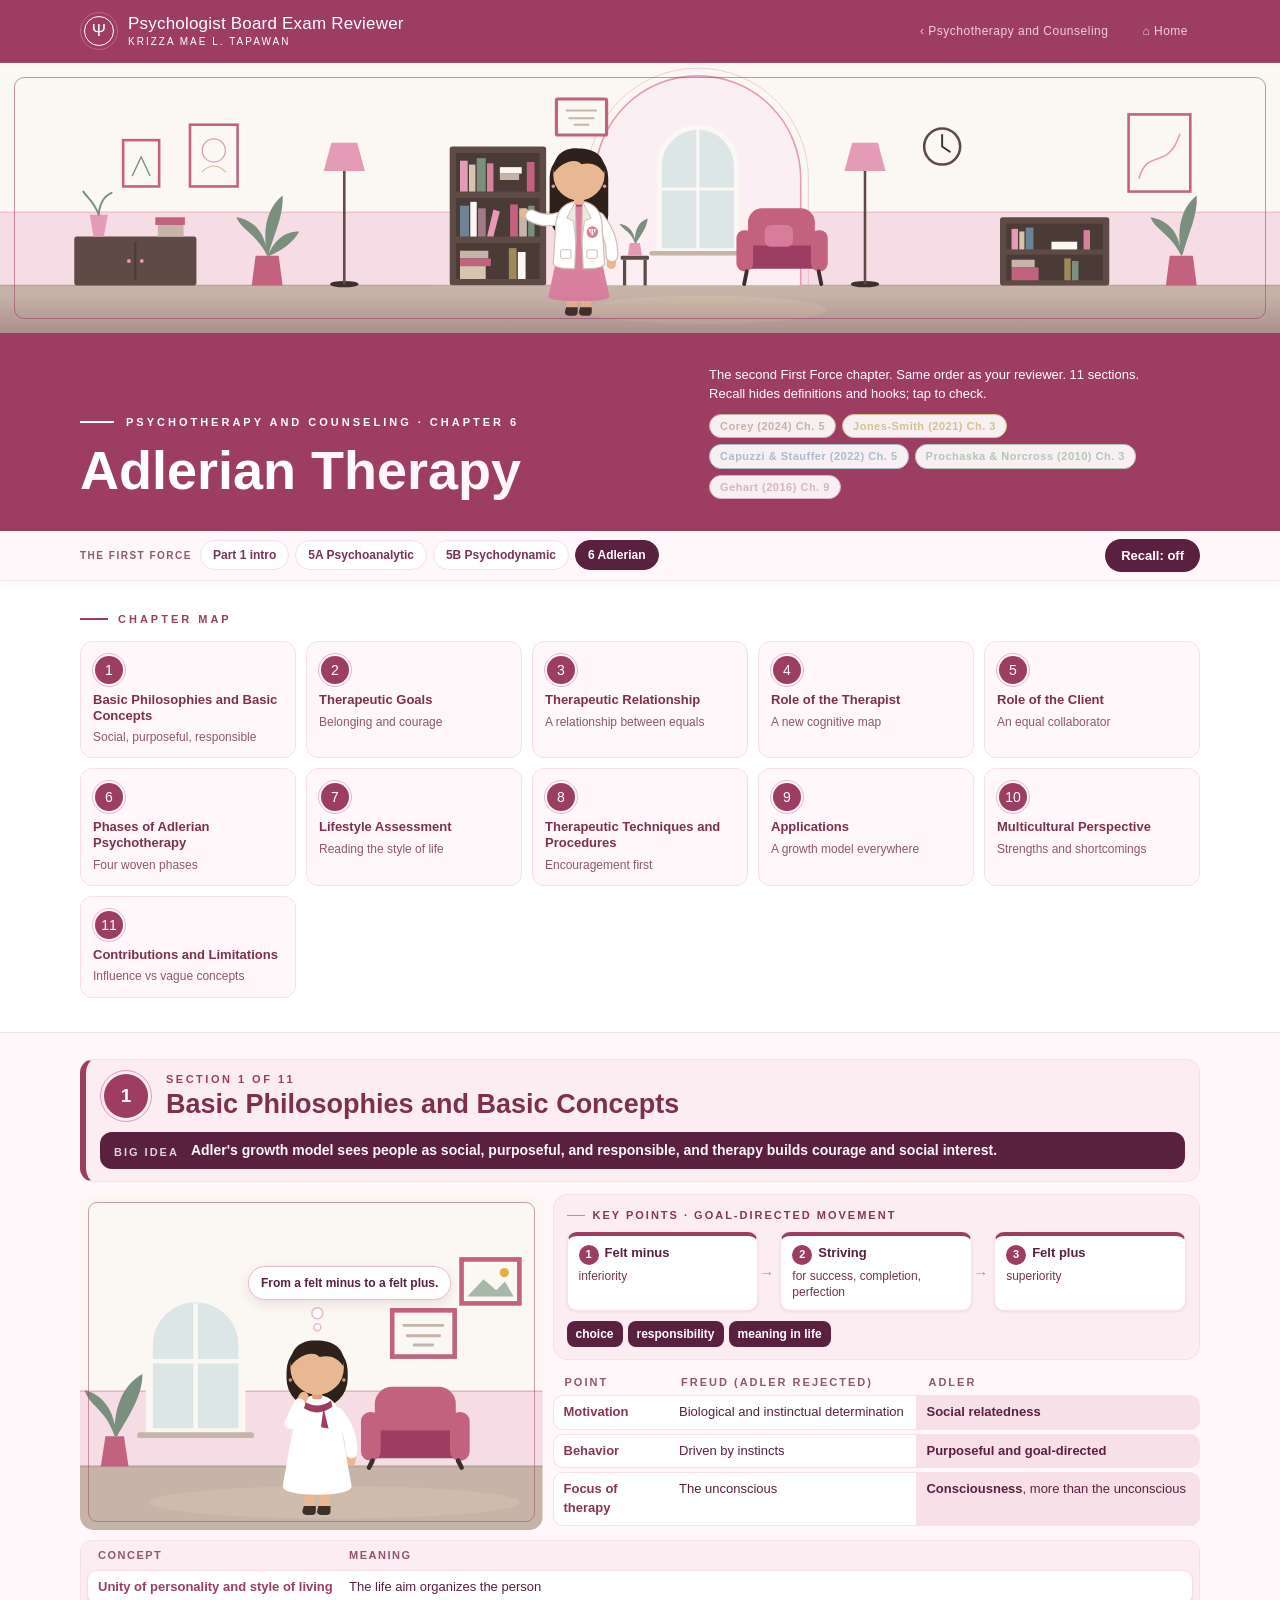
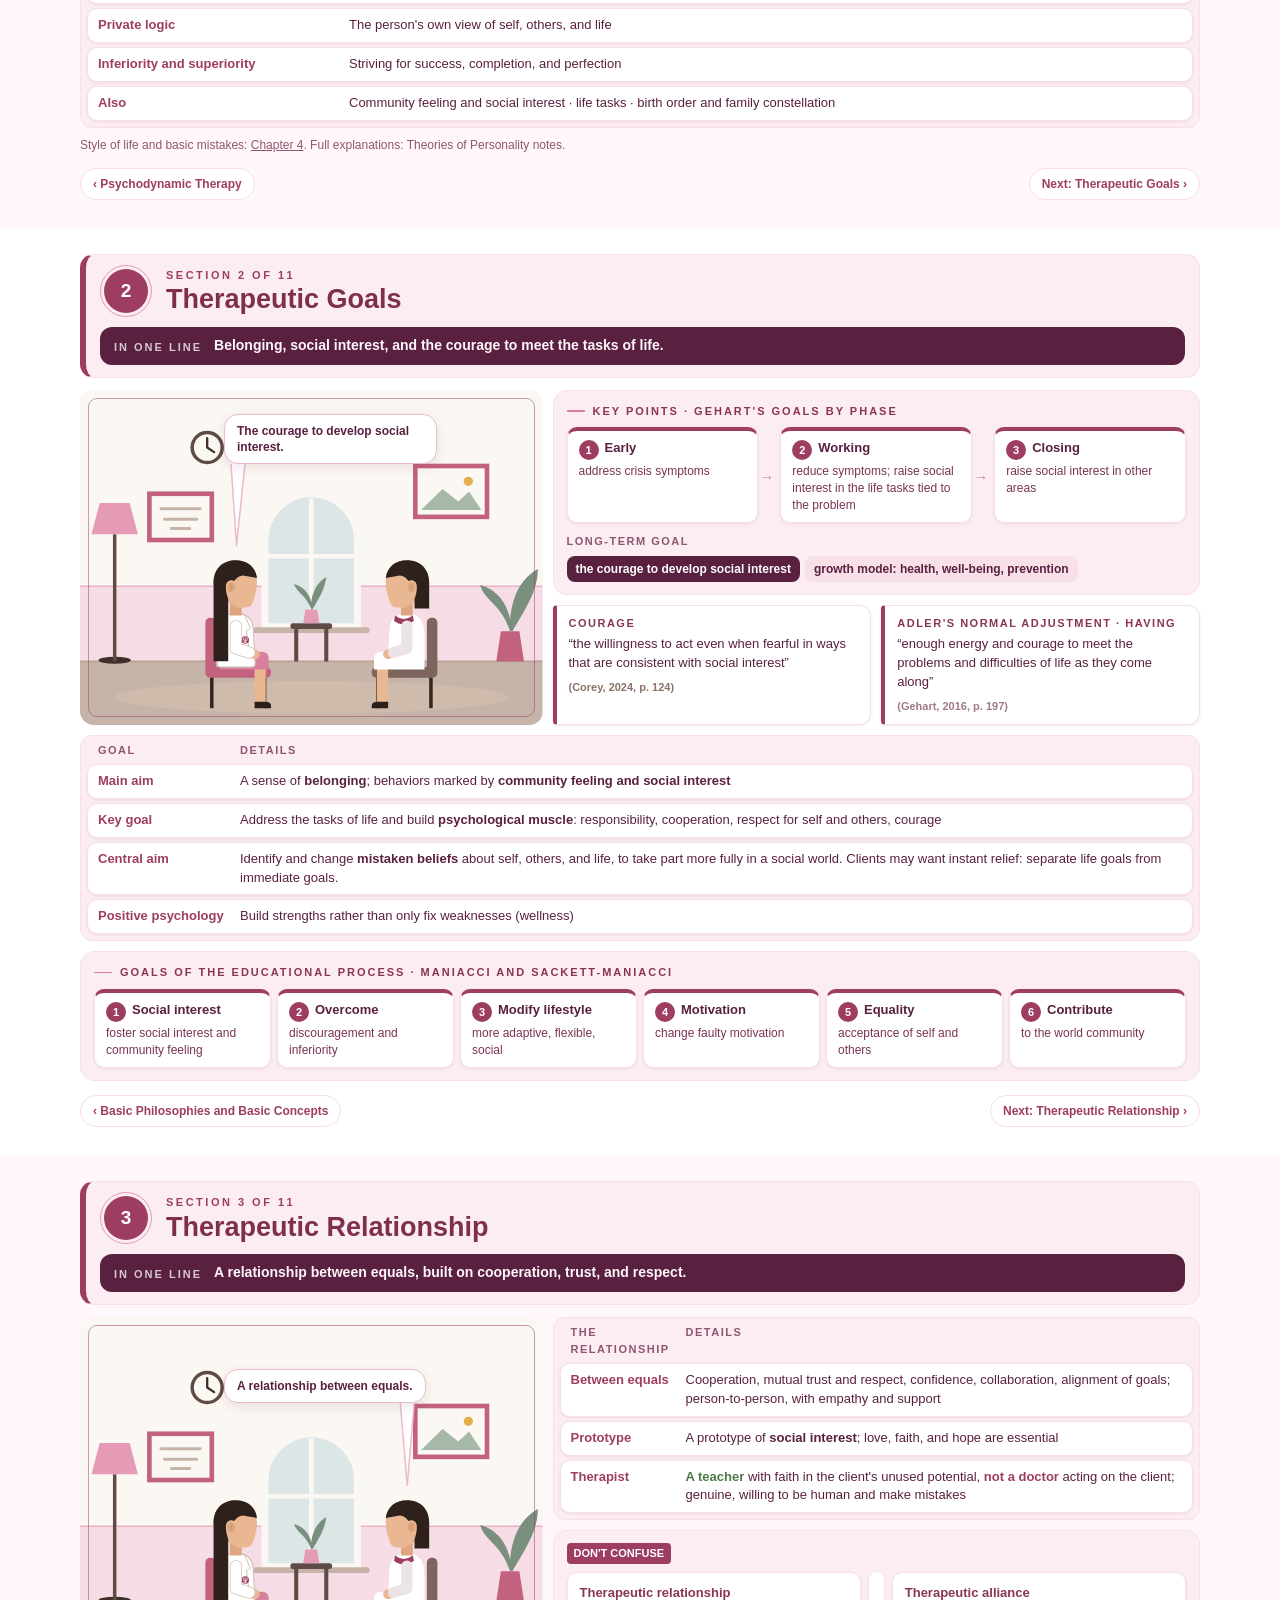
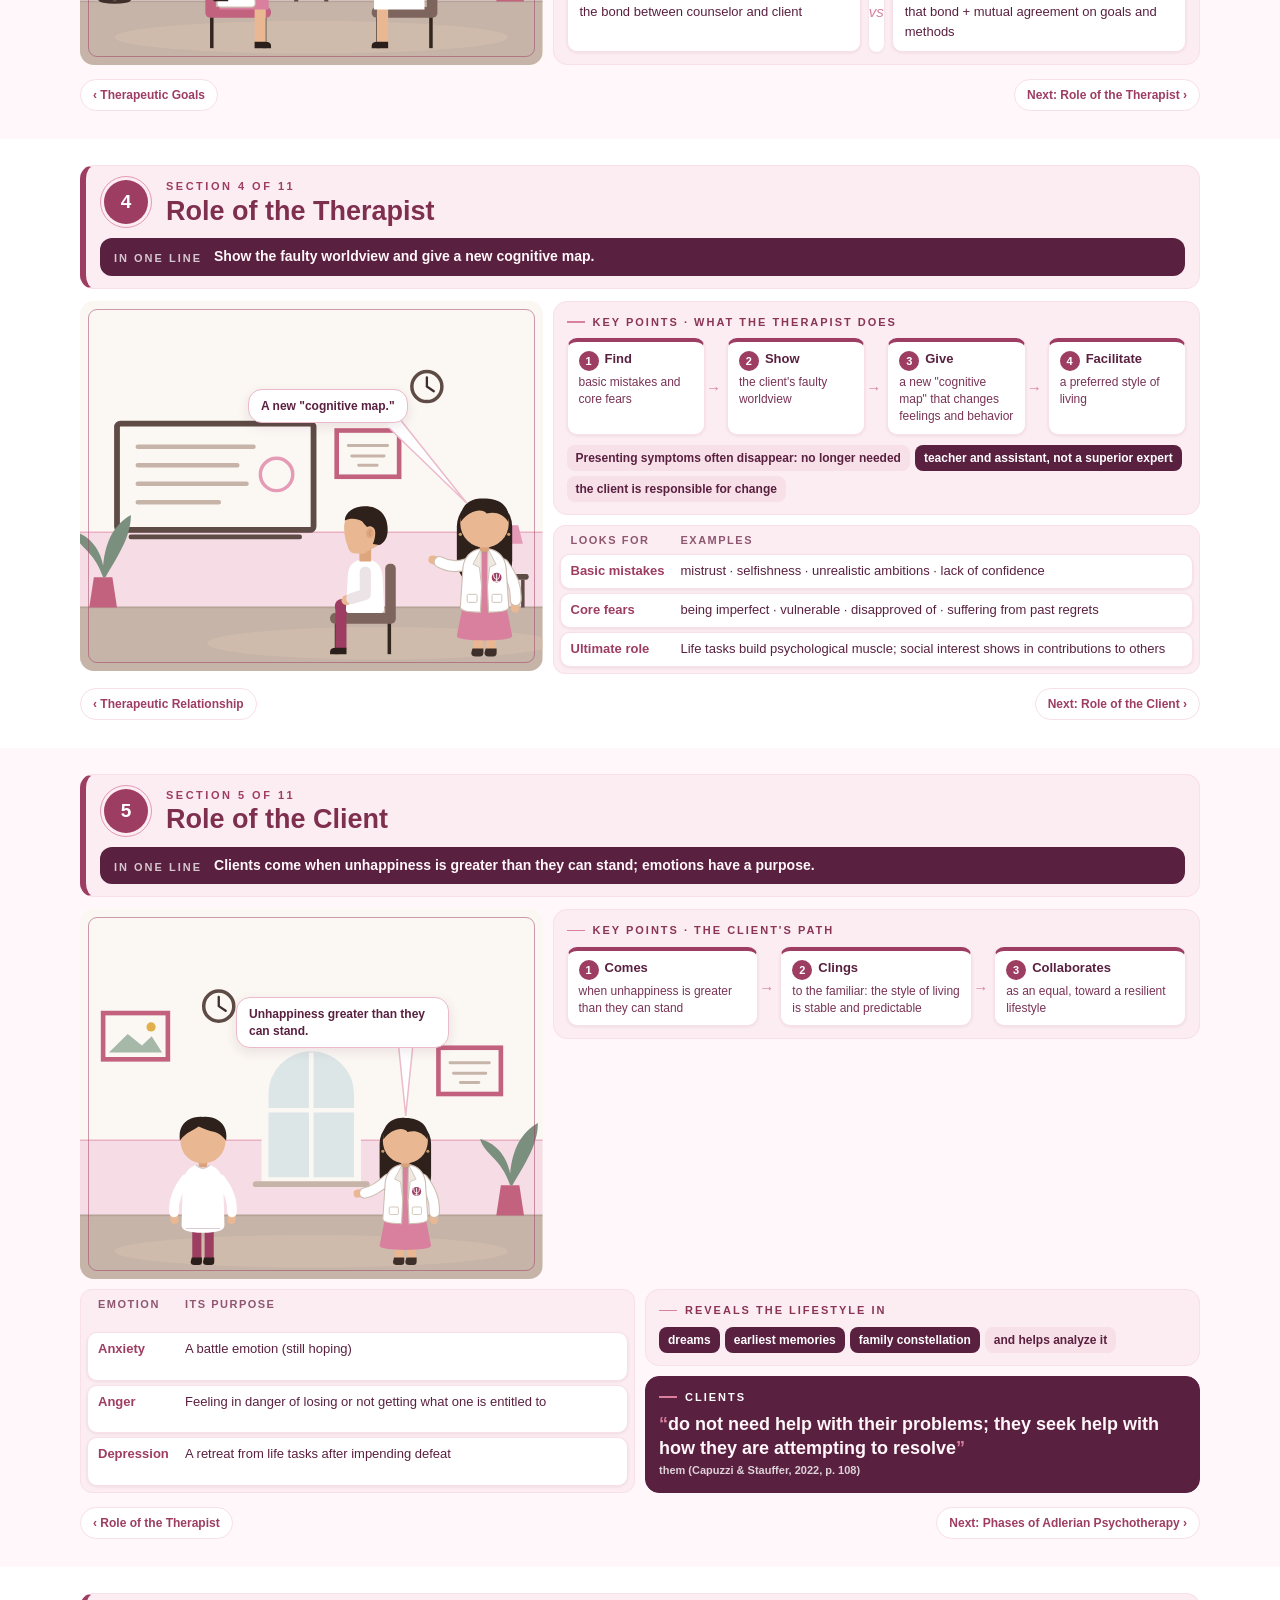
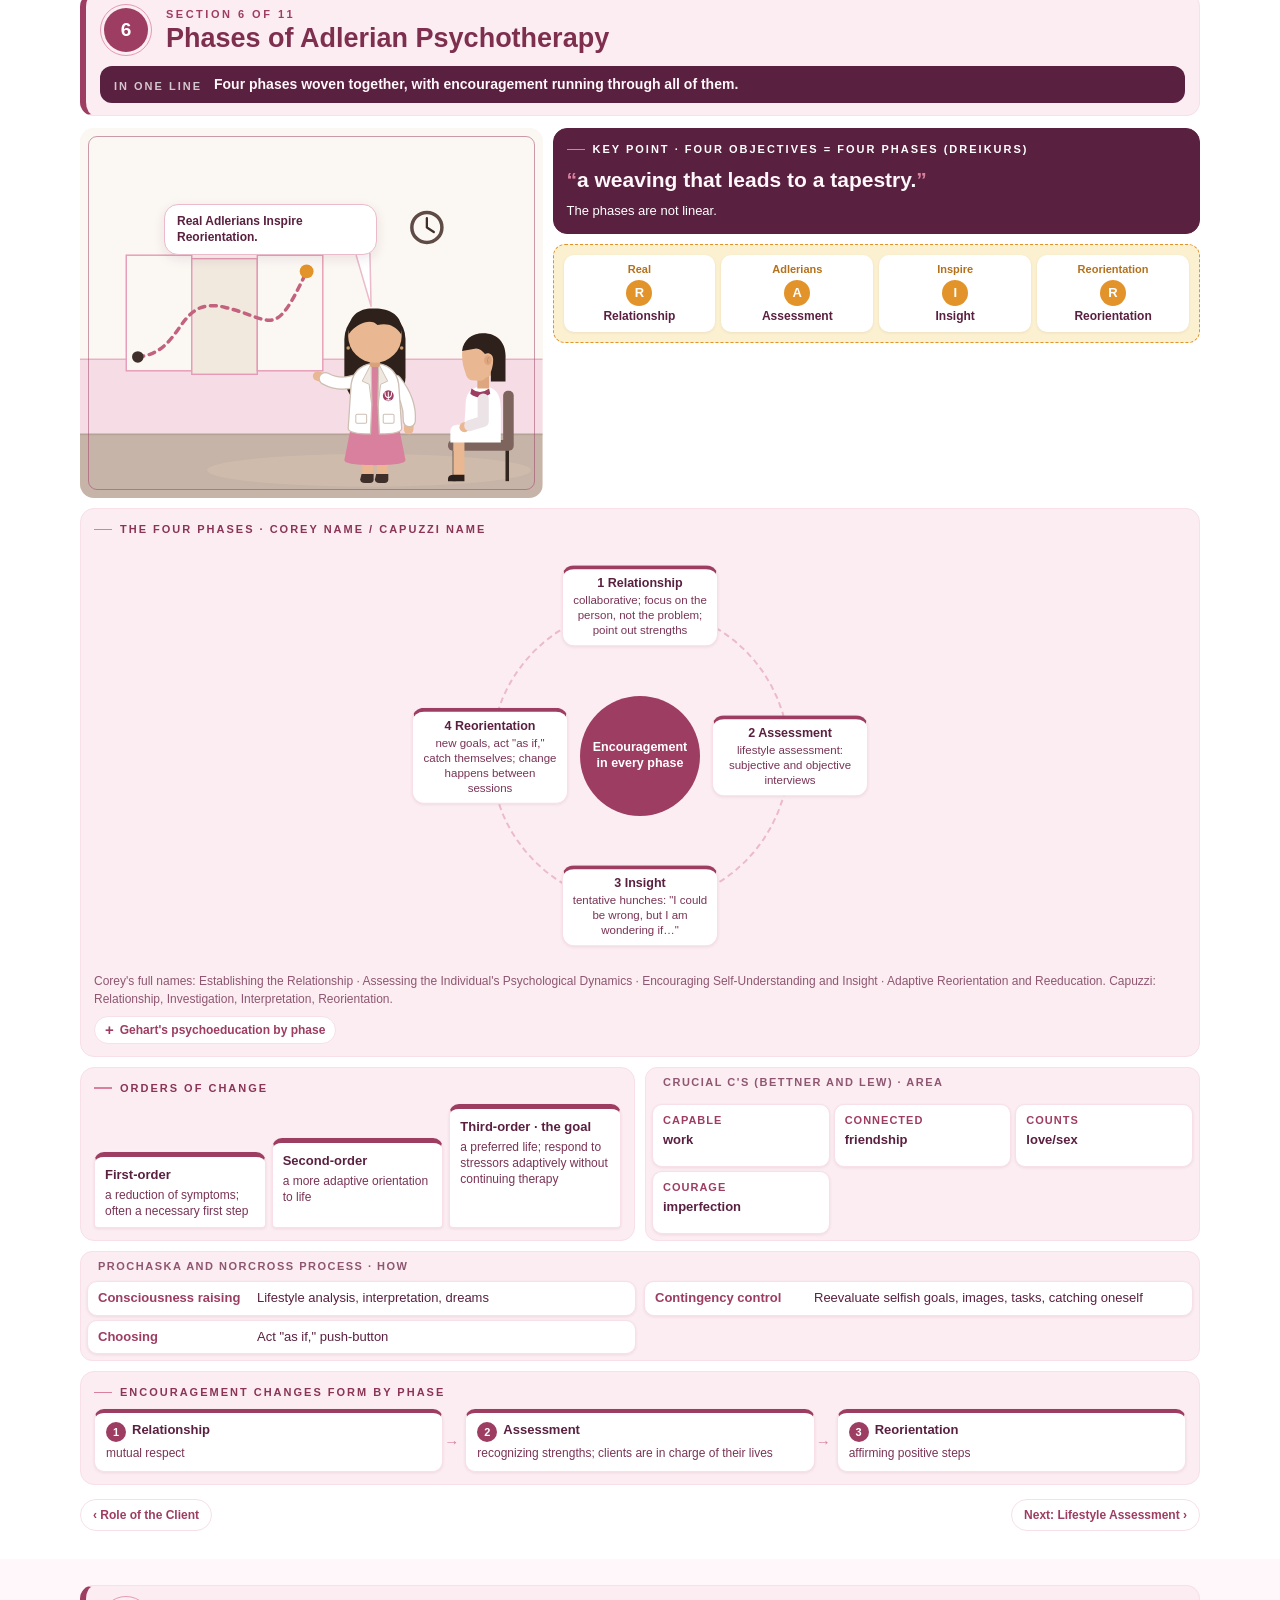
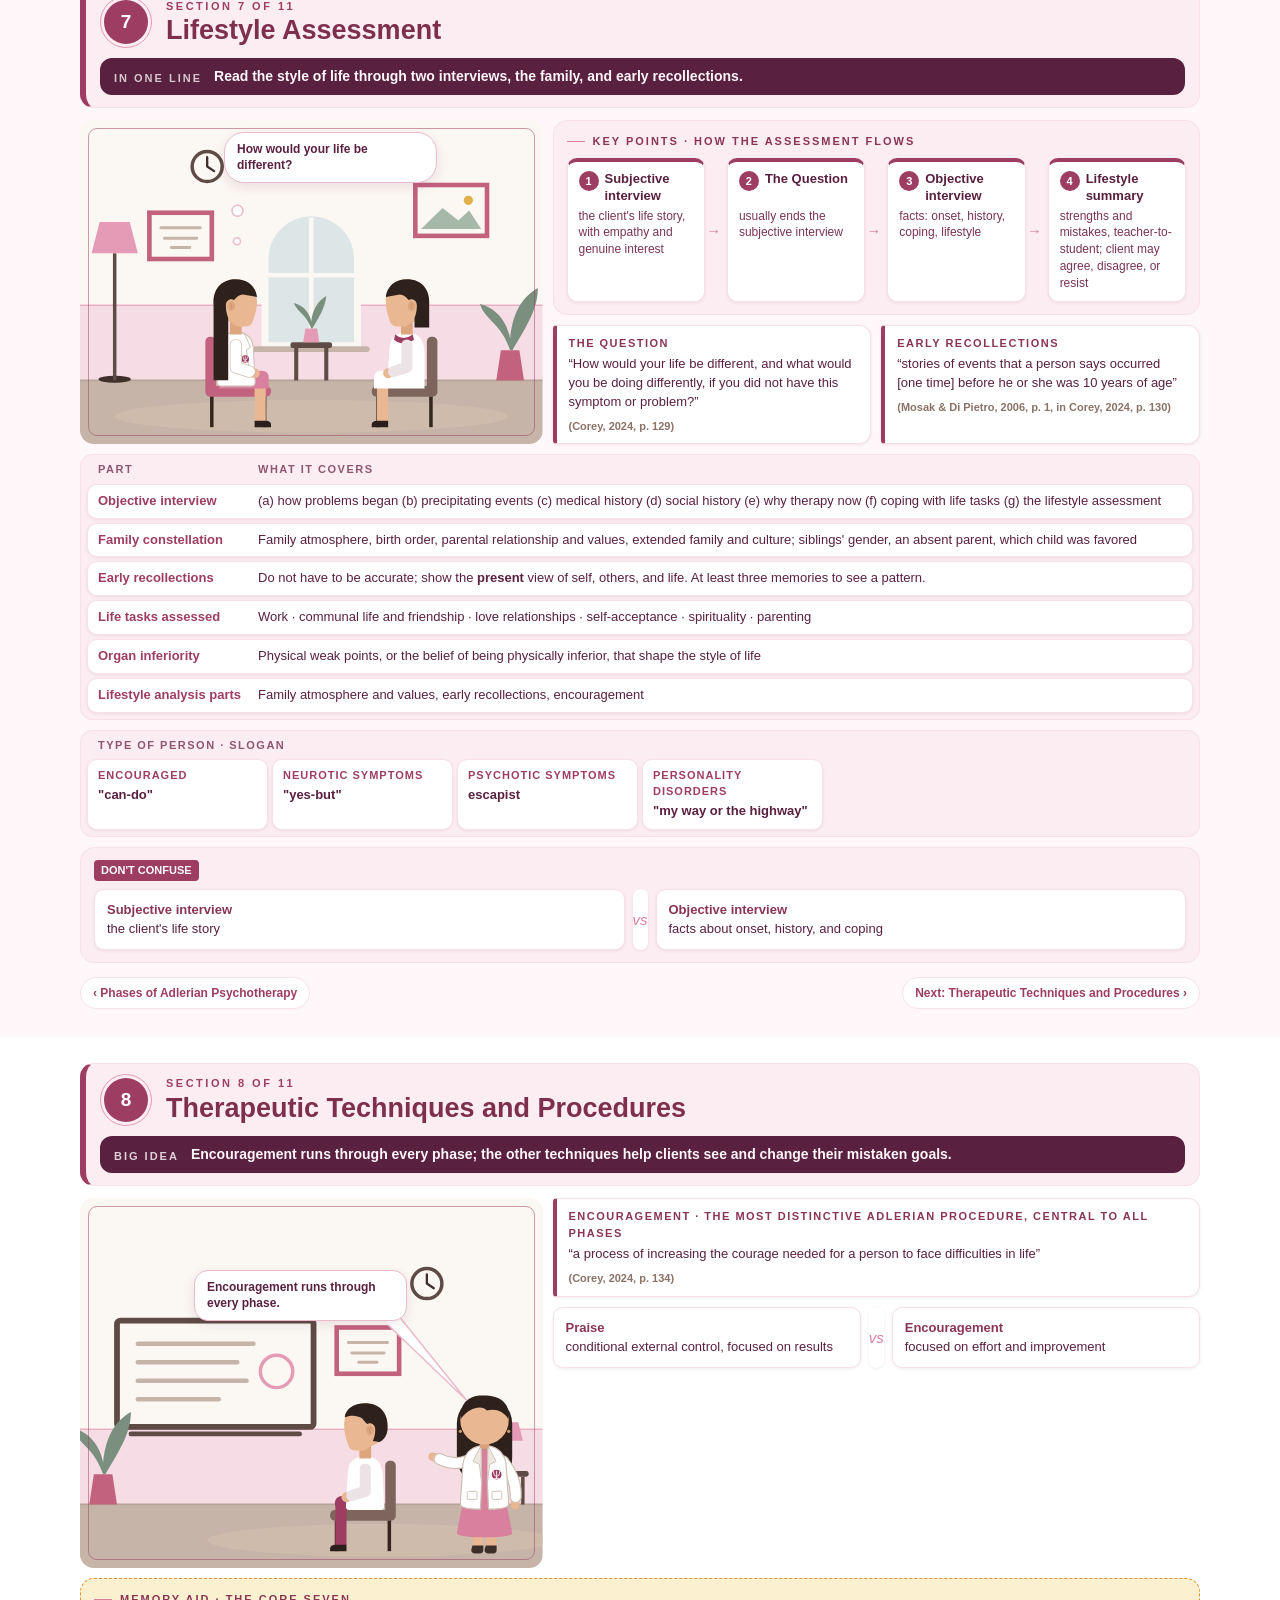
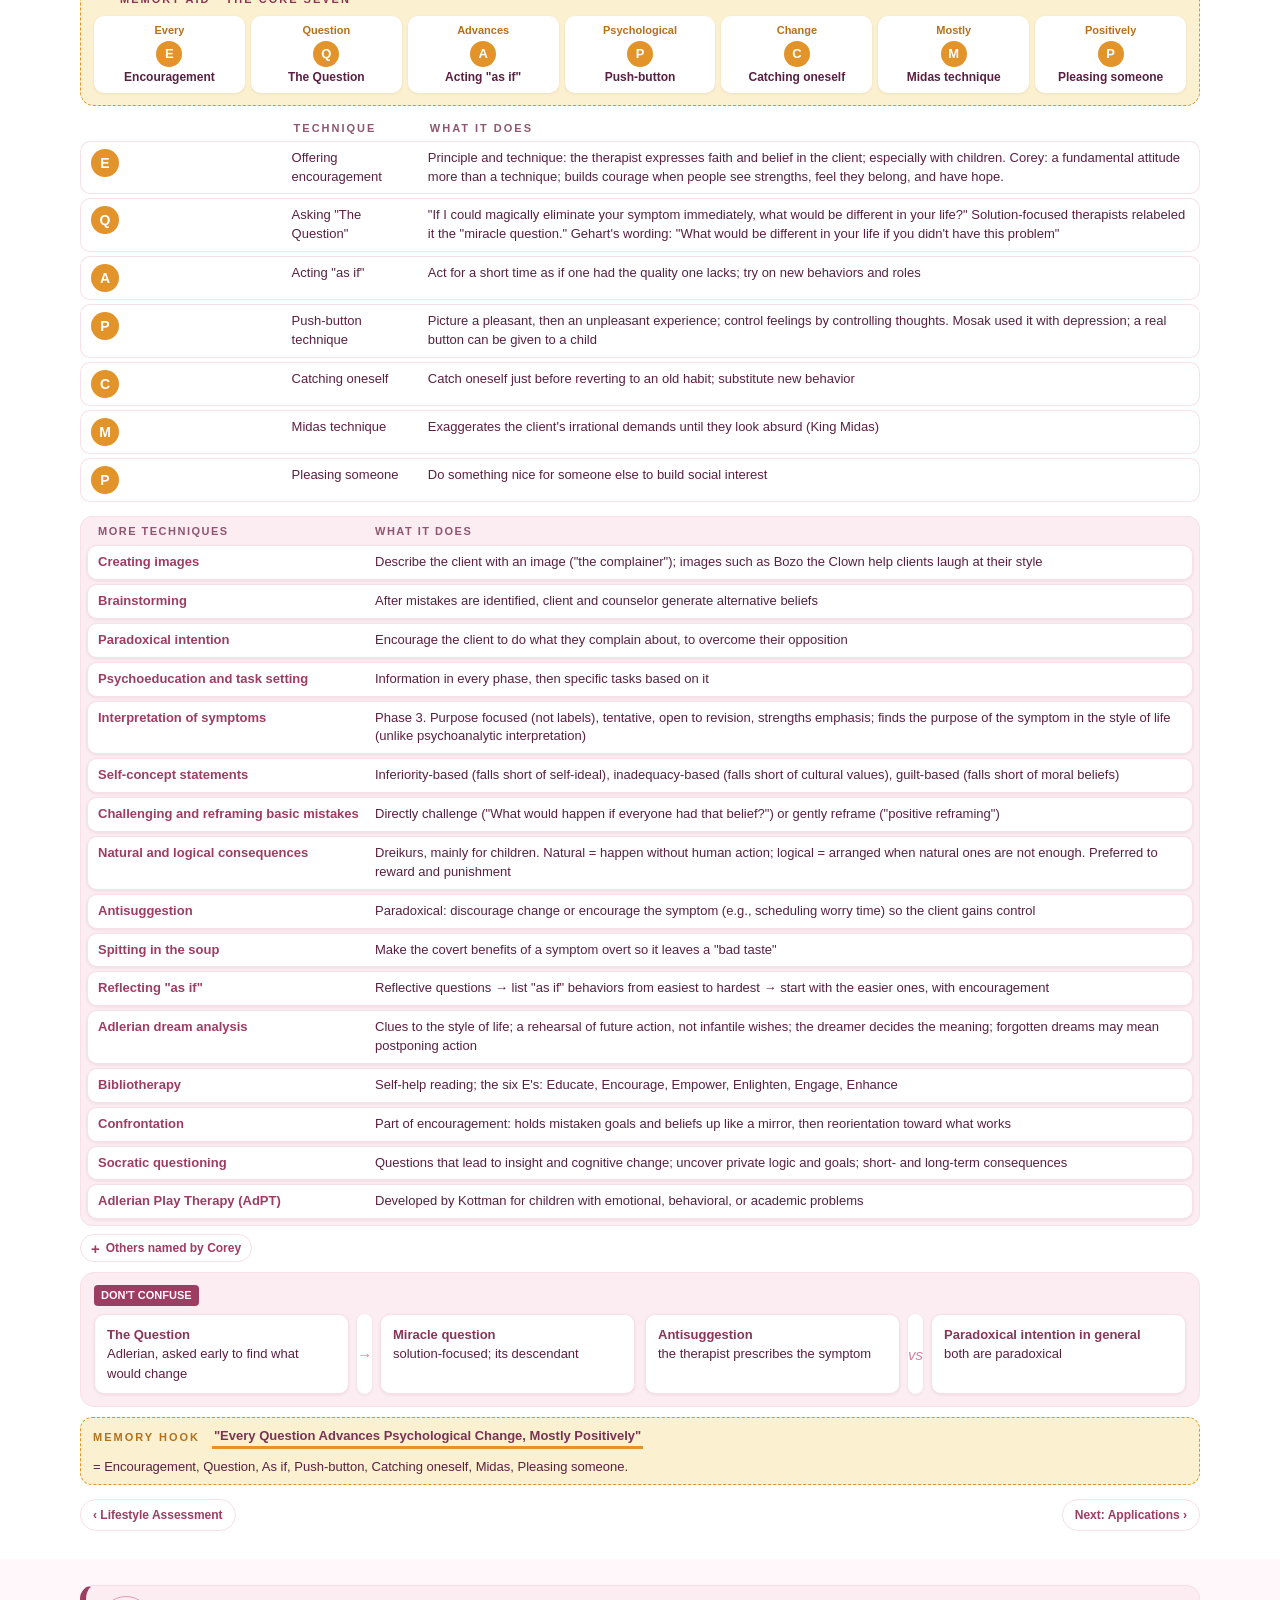
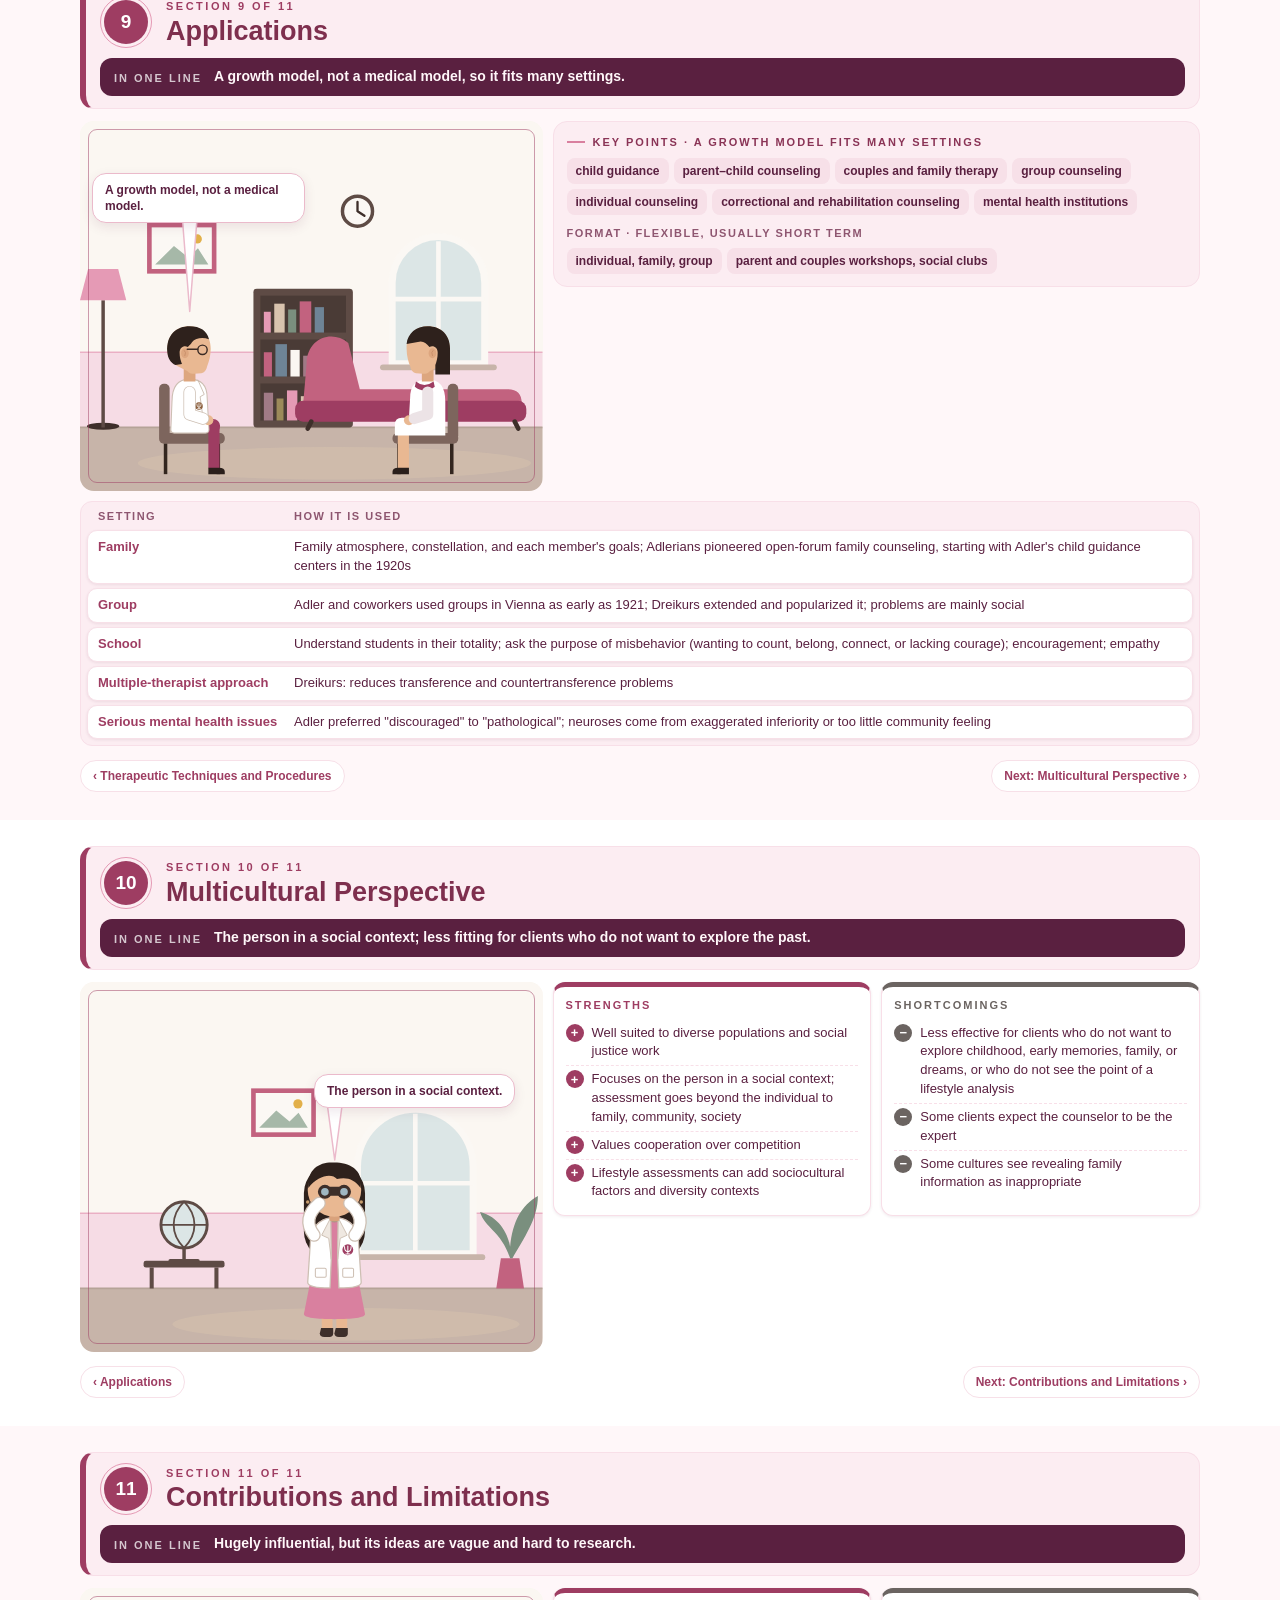
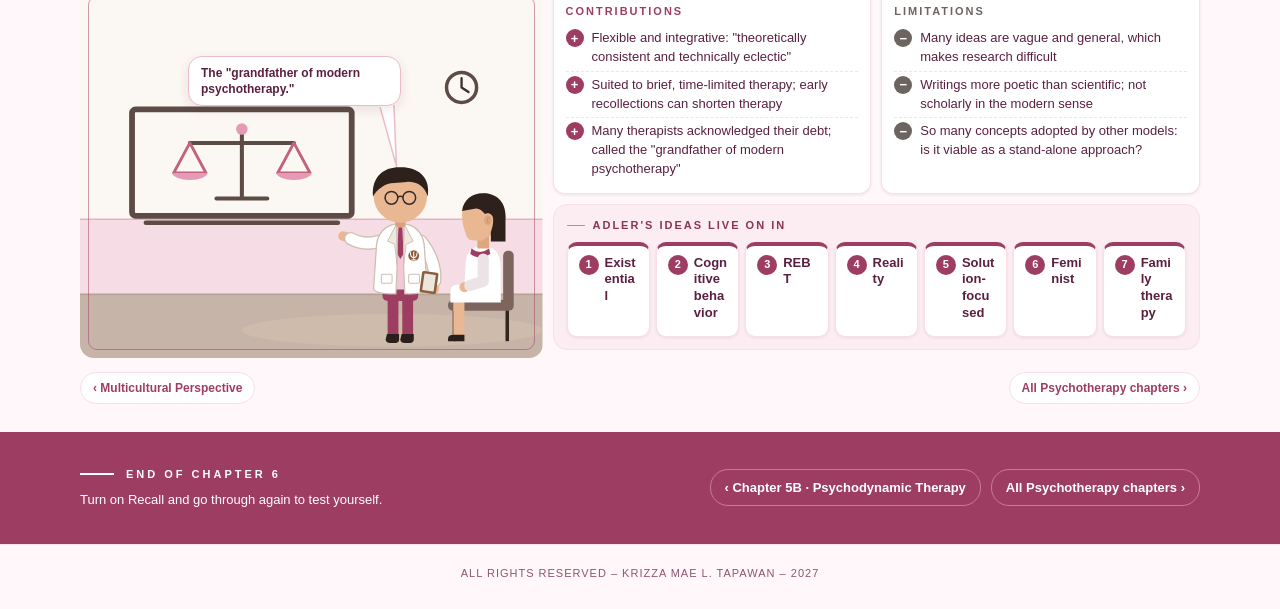
<file: chapters/psychotherapy/ch06.html>
<!DOCTYPE html>
<html lang="en">
<head>
<meta charset="utf-8">
<meta name="viewport" content="width=device-width,initial-scale=1,viewport-fit=cover">
<meta name="robots" content="noindex, nofollow, noarchive, nosnippet, noimageindex, notranslate"><meta name="googlebot" content="noindex, nofollow"><meta name="bingbot" content="noindex, nofollow"><meta name="referrer" content="no-referrer">
<meta name="theme-color" content="#9E3D62">
<meta name="apple-mobile-web-app-capable" content="yes">
<meta name="apple-mobile-web-app-title" content="PBE Reviewer">
<link rel="manifest" href="../../manifest.webmanifest">
<link rel="icon" href="../../assets/psynthesized-mark-v2.svg" type="image/svg+xml">
<link rel="apple-touch-icon" href="../../assets/icon-180.png">
<title>Chapter 6 · Adlerian Therapy · Psychologist Board Exam Reviewer</title>
<link rel="stylesheet" href="../../assets/force1.css">
<link rel="stylesheet" href="../../assets/fixed-header.css">
</head>
<body class="chapter force1">
<!--
  CHAPTER 6 · ADLERIAN THERAPY (Psychotherapy and Counseling, The First Force)
  Text source: her Word reviewer only. Quotes are verbatim with their citations.
  Pink First Force look: assets/force1.css (made by .tools/make_theme.rb) + class "force1" on <body>.
  Each section starts with a comment like  ===== 2. THERAPEUTIC GOALS =====
  Room scenes: <div class="vg" data-scene="..."> are drawn by assets/scenes.js with her characters.
  To fix a typo, change only the words between the tags.
-->
<header class="topbar">
  <a class="brand" href="../../index.html"><span class="psi">Ψ</span><span class="bt">Psychologist Board Exam Reviewer<small>KRIZZA MAE L. TAPAWAN</small></span></a>
  <span class="sp"></span>
  <a class="tlink" href="../../subject.html?s=psychotherapy">‹<span class="hide-xs"> Psychotherapy and Counseling</span></a>
  <a class="tlink" href="../../index.html" aria-label="Home">⌂<span class="hide-xs"> Home</span></a>
</header>

<section class="ch-top">
  <div class="cover" aria-hidden="true">
    <svg viewBox="0 0 2000 420" preserveAspectRatio="xMidYMax slice">
      <rect width="2000" height="420" fill="#FBF7F2"/>
      <rect y="232" width="2000" height="114" fill="#F6DCE5"/>
      <path d="M0 232 H2000" stroke="#E59AB5" stroke-width="1.5" opacity=".7"/>
      <rect y="346" width="2000" height="74" fill="#C7B4A9"/>
      <path d="M0 346 H2000" stroke="#B5A397" stroke-width="2"/>
      <!-- left of the room -->
      <rect x="300" y="96" width="74" height="96" fill="#FBF8F4" stroke="#C2627F" stroke-width="4"/>
      <circle cx="337" cy="136" r="18" fill="none" stroke="#E59AB5" stroke-width="2"/><path d="M318 170 Q337 150 356 170" fill="none" stroke="#D8C3AE" stroke-width="2"/>
      <rect x="196" y="120" width="56" height="72" fill="#FBF8F4" stroke="#C2627F" stroke-width="4"/>
      <path d="M210 176 L224 146 L238 176" fill="none" stroke="#7A8F7E" stroke-width="2"/>
      <rect x="120" y="270" width="190" height="76" rx="4" fill="#5E4B45"/><path d="M215 278 V338" stroke="#4A3B36" stroke-width="3"/><circle cx="205" cy="308" r="3" fill="#E59AB5"/><circle cx="225" cy="308" r="3" fill="#E59AB5"/>
      <path d="M150 270 l-6 -34 h28 l-6 34 Z" fill="#E59AB5"/><path d="M158 236 C150 214 140 210 134 200 M158 236 C160 214 168 206 178 202" fill="none" stroke="#7A8F7E" stroke-width="3" stroke-linecap="round"/>
      <rect x="250" y="252" width="40" height="18" fill="#C7B4A9"/><rect x="246" y="240" width="46" height="12" fill="#C2627F"/>
      <path d="M396 346 L444 346 L438 300 L402 300 Z" fill="#C2627F"/>
      <path d="M420 300 C404 266 380 260 372 240 C398 244 414 262 418 286 C414 248 424 222 444 206 C446 236 432 262 422 298 C434 270 452 262 470 262 C460 280 444 290 424 300" fill="#7A8F7E"/>
      <ellipse cx="540" cy="344" rx="22" ry="5" fill="#3E2F2A"/><path d="M540 344 V168" stroke="#5E4B45" stroke-width="4"/><path d="M508 168 H572 L560 124 H520 Z" fill="#E59AB5"/>
      <!-- right of the room -->
      <ellipse cx="1350" cy="344" rx="22" ry="5" fill="#3E2F2A"/><path d="M1350 344 V168" stroke="#5E4B45" stroke-width="4"/><path d="M1318 168 H1382 L1370 124 H1330 Z" fill="#E59AB5"/>
      <circle cx="1470" cy="130" r="28" fill="#FBF8F4" stroke="#5E4B45" stroke-width="4"/><path d="M1470 130 V112 M1470 130 L1482 138" stroke="#3E2F2A" stroke-width="3" stroke-linecap="round"/>
      <rect x="1560" y="240" width="170" height="106" rx="4" fill="#5E4B45"/><rect x="1570" y="250" width="150" height="40" fill="#4A3B36"/><rect x="1570" y="298" width="150" height="40" fill="#4A3B36"/>
      <rect x="1578" y="258" width="10" height="32" fill="#E59AB5"/><rect x="1590" y="262" width="8" height="28" fill="#D8C3AE"/><rect x="1600" y="256" width="12" height="34" fill="#6E8496"/><rect x="1640" y="278" width="40" height="12" fill="#FBF7F2"/><rect x="1690" y="260" width="10" height="30" fill="#D9809F"/>
      <rect x="1578" y="306" width="36" height="12" fill="#C7B4A9"/><rect x="1578" y="318" width="42" height="20" fill="#C2627F"/><rect x="1660" y="304" width="10" height="34" fill="#9C8A5A"/><rect x="1672" y="308" width="10" height="30" fill="#7A8F7E"/>
      <rect x="1760" y="80" width="96" height="120" fill="#FBF8F4" stroke="#C2627F" stroke-width="4"/><path d="M1776 180 C1790 130 1820 170 1840 110" fill="none" stroke="#E59AB5" stroke-width="2.5"/>
      <path d="M1818 346 L1866 346 L1860 300 L1824 300 Z" fill="#C2627F"/>
      <path d="M1842 300 C1826 266 1802 260 1794 240 C1820 244 1836 262 1840 286 C1836 248 1846 222 1866 206 C1868 236 1854 262 1844 298" fill="#7A8F7E"/>
      <!-- the room: arched alcove with a double thin line -->
      <g transform="translate(680 0)">
        <path d="M250 346 V180 A160 160 0 0 1 570 180 V346 Z" fill="#FCEFF3"/>
        <path d="M250 346 V180 A160 160 0 0 1 570 180 V346" fill="none" stroke="#E59AB5" stroke-width="2.5"/>
        <path d="M238 346 V180 A172 172 0 0 1 582 180 V346" fill="none" stroke="#E59AB5" stroke-width="1" opacity=".7"/>
            <!-- window -->
            <path d="M350 292 V160 A60 60 0 0 1 470 160 V292 Z" fill="#DCE6E6"/>
            <path d="M350 292 V160 A60 60 0 0 1 470 160 V292 Z" fill="none" stroke="#FBF8F4" stroke-width="8"/>
            <path d="M410 100 V292 M350 196 H470" stroke="#FBF8F4" stroke-width="5"/>
            <path d="M338 296 H482" stroke="#C7B4A9" stroke-width="7" stroke-linecap="round"/>
            <!-- framed certificate -->
            <rect x="190" y="56" width="78" height="56" rx="2" fill="#FBF8F4" stroke="#C2627F" stroke-width="5"/>
            <path d="M206 74 H252 M210 86 H248 M218 96 H240" stroke="#C7B4A9" stroke-width="3" stroke-linecap="round"/>
            <!-- bookshelf -->
            <g transform="translate(-16 -84)">
              <rect x="40" y="214" width="150" height="216" rx="4" fill="#5E4B45"/>
              <rect x="50" y="224" width="130" height="60" fill="#4A3B36"/><rect x="50" y="294" width="130" height="60" fill="#4A3B36"/><rect x="50" y="364" width="130" height="56" fill="#4A3B36"/>
              <rect x="56" y="236" width="12" height="48" fill="#E59AB5"/><rect x="70" y="242" width="10" height="42" fill="#D8C3AE"/><rect x="82" y="232" width="14" height="52" fill="#7A8F7E"/><rect x="98" y="240" width="10" height="44" fill="#D9809F"/><rect x="118" y="246" width="34" height="10" fill="#FBF7F2"/><rect x="118" y="256" width="30" height="10" fill="#C7B4A9"/><rect x="160" y="238" width="12" height="46" fill="#C2627F"/>
              <rect x="56" y="306" width="14" height="48" fill="#6E8496"/><rect x="72" y="300" width="10" height="54" fill="#FBF7F2"/><rect x="84" y="310" width="12" height="44" fill="#A07A86"/><path d="M98 354 L108 312 L118 315 L108 354Z" fill="#E59AB5"/><rect x="134" y="304" width="12" height="50" fill="#C2627F"/><rect x="148" y="310" width="12" height="44" fill="#C7B4A9"/><rect x="162" y="306" width="10" height="48" fill="#7A8F7E"/>
              <rect x="56" y="376" width="44" height="12" fill="#C7B4A9"/><rect x="56" y="388" width="48" height="12" fill="#C2627F"/><rect x="56" y="400" width="40" height="20" fill="#D8C3AE"/><rect x="132" y="372" width="12" height="48" fill="#9C8A5A"/><rect x="146" y="378" width="12" height="42" fill="#FBF7F2"/>
            </g>
            <!-- floor and rug -->
            <rect x="0" y="346" width="640" height="74" fill="#C7B4A9"/>
            <ellipse cx="420" cy="384" rx="190" ry="22" fill="#D8C3AE" opacity=".55"/>
            <!-- side table and plant -->
            <g transform="translate(40 -88)">
              <rect x="250" y="388" width="44" height="6" rx="2" fill="#5E4B45"/><path d="M256 394 V434 M288 394 V434" stroke="#5E4B45" stroke-width="5"/>
              <path d="M261 388 h22 l-3 -20 h-16 Z" fill="#E59AB5"/>
              <path d="M272 368 C266 350 254 348 248 338 C262 340 270 350 272 362 C273 344 280 334 292 330 C290 346 282 354 274 368" fill="#7A8F7E"/>
            </g>
            <!-- armchair -->
            <g transform="translate(170 -100)">
              <rect x="318" y="326" width="104" height="80" rx="22" fill="#C2627F"/>
              <rect x="308" y="384" width="126" height="36" rx="12" fill="#9E3D62"/>
              <rect x="300" y="360" width="26" height="64" rx="12" fill="#C2627F"/><rect x="416" y="360" width="26" height="64" rx="12" fill="#C2627F"/>
              <path d="M316 424 l-4 20 M428 424 l4 20" stroke="#3E2F2A" stroke-width="6" stroke-linecap="round"/>
              <rect x="344" y="352" width="44" height="34" rx="10" fill="#D9809F" opacity=".9"/>
            </g>
          <!-- psychologist: white coat with Psi logo over a pink dress, reaching for a book -->
          <g transform="translate(130 74) scale(.95)">
            <rect x="80" y="230" width="17" height="100" fill="#E9B892"/><path d="M79 322 h19 v8 q0 6 -6 6 h-8 q-7 0 -7 -6 Z" fill="#3E2F2A"/>
            <rect x="103" y="230" width="17" height="100" fill="#E9B892"/><path d="M102 322 h19 v8 q0 6 -6 6 h-8 q-7 0 -7 -6 Z" fill="#3E2F2A"/>
            <rect x="52" y="64" width="96" height="152" rx="46" fill="#2E211C"/>
            <path d="M22 172 L10 168" stroke="#E9B892" stroke-width="15" fill="none" stroke-linecap="round"/>
            <path d="M68 176 Q44 184 22 172" stroke="#CDBFB3" stroke-width="21" fill="none" stroke-linecap="round"/>
            <path d="M68 176 Q44 184 22 172" stroke="#FFFFFF" stroke-width="17" fill="none" stroke-linecap="round"/>
            <path d="M154 238 L153 252" stroke="#E9B892" stroke-width="15" fill="none" stroke-linecap="round"/>
            <path d="M132 176 Q156 206 154 238" stroke="#CDBFB3" stroke-width="21" fill="none" stroke-linecap="round"/>
            <path d="M132 176 Q156 206 154 238" stroke="#FFFFFF" stroke-width="17" fill="none" stroke-linecap="round"/>
            <path d="M63 244 L137 244 L150 304 C150 310 128 312 100 312 C72 312 50 310 50 304 Z" fill="#D9809F"/>
            <path d="M62 190 C62 160 80 148 100 148 C120 148 138 160 138 190 L140 252 L60 252 Z" fill="#D9809F"/>
            <path d="M88 150 Q100 162 112 150" stroke="#9E3D62" stroke-width="2.5" fill="none" stroke-linecap="round"/>
            <path d="M94 149 C78 151 62 162 62 190 L58 250 C58 257 72 259 93 259 L95 214 Z" fill="#FFFFFF" stroke="#CDBFB3" stroke-width="2" stroke-linejoin="round"/>
            <path d="M106 149 C122 151 138 162 138 190 L142 250 C142 257 128 259 107 259 L105 214 Z" fill="#FFFFFF" stroke="#CDBFB3" stroke-width="2" stroke-linejoin="round"/>
            <path d="M94 149 L80 176 L91 181 L95 214 Z" fill="#EFE8E1" stroke="#CDBFB3" stroke-width="1.5" stroke-linejoin="round"/>
            <path d="M106 149 L120 176 L109 181 L105 214 Z" fill="#EFE8E1" stroke="#CDBFB3" stroke-width="1.5" stroke-linejoin="round"/>
            <rect x="70" y="228" width="17" height="14" rx="2" fill="none" stroke="#CDBFB3" stroke-width="1.6"/>
            <rect x="113" y="228" width="17" height="14" rx="2" fill="none" stroke="#CDBFB3" stroke-width="1.6"/>
            <circle cx="122" cy="199" r="9.5" fill="#D9809F"/>
            <text x="122" y="204.5" text-anchor="middle" font-family="Georgia,serif" font-size="15" font-weight="bold" fill="#FFFFFF">Ψ</text>
            <rect x="92" y="136" width="16" height="18" rx="4" fill="#E9B892"/>
            <circle cx="100" cy="105" r="42" fill="#E9B892"/>
            <path d="M59 102 C56 70 80 60 100 62 C122 62 146 72 141 102 C132 88 118 84 104 88 C96 78 74 82 59 102 Z" fill="#2E211C"/>
            <circle cx="58" cy="124" r="2.8" fill="#E59AB5"/><circle cx="142" cy="124" r="2.8" fill="#E59AB5"/>
          </g>
      </g>
    </svg>
  </div>
  <div class="ch-intro">
    <div>
      <div class="kicker">PSYCHOTHERAPY AND COUNSELING · CHAPTER 6</div>
      <h1><em>Adlerian</em> Therapy</h1>
    </div>
    <div class="side-note">
      <p>The second First Force chapter. Same order as your reviewer. 11 sections. Recall hides definitions and hooks; tap to check.</p>
      <div class="src-chips"><span style="color:#C9B0A5">Corey (2024) Ch. 5</span><span style="color:#D4C18F">Jones-Smith (2021) Ch. 3</span><span style="color:#A9BCCB">Capuzzi &amp; Stauffer (2022) Ch. 5</span><span style="color:#B3C7B6">Prochaska &amp; Norcross (2010) Ch. 3</span><span style="color:#D7B5C0">Gehart (2016) Ch. 9</span></div>
    </div>
  </div>
</section>

<nav class="secbar" aria-label="Sections">
  <div class="secbar-in">
    <div class="chips">
      <a href="#s1"><i>1</i>Concepts</a>
      <a href="#s2"><i>2</i>Goals</a>
      <a href="#s3"><i>3</i>Relationship</a>
      <a href="#s4"><i>4</i>Therapist</a>
      <a href="#s5"><i>5</i>Client</a>
      <a href="#s6"><i>6</i>Phases</a>
      <a href="#s7"><i>7</i>Lifestyle</a>
      <a href="#s8"><i>8</i>Techniques</a>
      <a href="#s9"><i>9</i>Applications</a>
      <a href="#s10"><i>10</i>Multicultural</a>
      <a href="#s11"><i>11</i>Contributions</a>
    </div>
    <button class="pill-btn" id="recallBtn">Recall: off</button>
  </div>
  <div class="prog"></div>
</nav>

<!-- ===== CHAPTER MAP ===== -->
<section class="chmap">
  <div class="chmap-in">
    <div class="eyebrow">CHAPTER MAP</div>
    <div class="tiles">
      <a class="tile" href="#s1"><span class="tn"><b>1</b></span><span class="tt">Basic Philosophies and Basic Concepts</span><span class="tb">Social, purposeful, responsible</span></a>
      <a class="tile" href="#s2"><span class="tn"><b>2</b></span><span class="tt">Therapeutic Goals</span><span class="tb">Belonging and courage</span></a>
      <a class="tile" href="#s3"><span class="tn"><b>3</b></span><span class="tt">Therapeutic Relationship</span><span class="tb">A relationship between equals</span></a>
      <a class="tile" href="#s4"><span class="tn"><b>4</b></span><span class="tt">Role of the Therapist</span><span class="tb">A new cognitive map</span></a>
      <a class="tile" href="#s5"><span class="tn"><b>5</b></span><span class="tt">Role of the Client</span><span class="tb">An equal collaborator</span></a>
      <a class="tile" href="#s6"><span class="tn"><b>6</b></span><span class="tt">Phases of Adlerian Psychotherapy</span><span class="tb">Four woven phases</span></a>
      <a class="tile" href="#s7"><span class="tn"><b>7</b></span><span class="tt">Lifestyle Assessment</span><span class="tb">Reading the style of life</span></a>
      <a class="tile" href="#s8"><span class="tn"><b>8</b></span><span class="tt">Therapeutic Techniques and Procedures</span><span class="tb">Encouragement first</span></a>
      <a class="tile" href="#s9"><span class="tn"><b>9</b></span><span class="tt">Applications</span><span class="tb">A growth model everywhere</span></a>
      <a class="tile" href="#s10"><span class="tn"><b>10</b></span><span class="tt">Multicultural Perspective</span><span class="tb">Strengths and shortcomings</span></a>
      <a class="tile" href="#s11"><span class="tn"><b>11</b></span><span class="tt">Contributions and Limitations</span><span class="tb">Influence vs vague concepts</span></a>
    </div>
  </div>
</section>

<main>

<!-- ===== 1. BASIC PHILOSOPHIES AND BASIC CONCEPTS ===== -->
<section class="sec" id="s1"><div class="sec-in">
  <div class="sec-head">
    <div class="sec-num">1</div>
    <div><div class="k">SECTION 1 OF 11</div><h2>Basic Philosophies and Basic Concepts</h2></div>
    <div class="bigidea"><b>BIG IDEA</b><span>Adler's growth model sees people as social, purposeful, and responsible, and therapy builds courage and social interest.</span></div>
  </div>
  <div class="g g-12">
    <div class="vg" data-scene="thinking"><div class="say think">From a felt minus to a felt plus.</div></div>
    <div class="panel">
      <div class="lbl">KEY POINTS · GOAL-DIRECTED MOVEMENT</div>
      <div class="flow"><div class="fs"><b>Felt minus</b><span>inferiority</span></div><div class="ar"></div><div class="fs"><b>Striving</b><span>for success, completion, perfection</span></div><div class="ar"></div><div class="fs"><b>Felt plus</b><span>superiority</span></div></div>
      <div class="kw mt"><span class="dk">choice</span><span class="dk">responsibility</span><span class="dk">meaning in life</span></div>
    </div>
  </div>
  <table class="cmp mt">
    <tr><th>POINT</th><th>FREUD (ADLER REJECTED)</th><th>ADLER</th></tr>
    <tr><td>Motivation</td><td>Biological and instinctual determination</td><td class="hl"><b>Social relatedness</b></td></tr>
    <tr><td>Behavior</td><td>Driven by instincts</td><td class="hl"><b>Purposeful and goal-directed</b></td></tr>
    <tr><td>Focus of therapy</td><td>The unconscious</td><td class="hl"><b>Consciousness</b>, more than the unconscious</td></tr>
  </table>
  <table class="cmp mt">
    <tr><th>CONCEPT</th><th>MEANING</th></tr>
    <tr><td>Unity of personality and style of living</td><td class="rc">The life aim organizes the person</td></tr>
    <tr><td>Private logic</td><td class="rc">The person's own view of self, others, and life</td></tr>
    <tr><td>Inferiority and superiority</td><td class="rc">Striving for success, completion, and perfection</td></tr>
    <tr><td>Also</td><td>Community feeling and social interest · life tasks · birth order and family constellation</td></tr>
  </table>
  <p class="muted" style="font-size:var(--fs-sm);margin:8px 0 0">Style of life and basic mistakes: <a href="ch04.html#s2">Chapter 4</a>. Full explanations: Theories of Personality notes.</p>
  <div class="secnext"><a href="ch05b.html">‹ Psychodynamic Therapy</a><a href="#s2">Next: Therapeutic Goals ›</a></div>
</div></section>

<!-- ===== 2. THERAPEUTIC GOALS ===== -->
<section class="sec" id="s2"><div class="sec-in">
  <div class="sec-head">
    <div class="sec-num">2</div>
    <div><div class="k">SECTION 2 OF 11</div><h2>Therapeutic Goals</h2></div>
    <div class="bigidea"><b class="alt">IN ONE LINE</b><span>Belonging, social interest, and the courage to meet the tasks of life.</span></div>
  </div>
  <div class="g g-12">
    <div class="vg" data-scene="session"><div class="say">The courage to develop social interest.</div></div>
    <div class="panel">
      <div class="lbl">KEY POINTS · GEHART'S GOALS BY PHASE</div>
      <div class="flow"><div class="fs"><b>Early</b><span class="rc">address crisis symptoms</span></div><div class="ar"></div><div class="fs"><b>Working</b><span class="rc">reduce symptoms; raise social interest in the life tasks tied to the problem</span></div><div class="ar"></div><div class="fs"><b>Closing</b><span class="rc">raise social interest in other areas</span></div></div>
      <div class="sub">LONG-TERM GOAL</div><div class="kw"><span class="dk">the courage to develop social interest</span><span>growth model: health, well-being, prevention</span></div>
    </div>
  </div>
  <div class="g g2 mt">
    <div class="def"><span class="term">Courage</span><q>the willingness to act even when fearful in ways that are consistent with social interest</q><span class="ci" style="color:#8A7268">(Corey, 2024, p. 124)</span></div>
    <div class="def"><span class="term">Adler's normal adjustment · having</span><q>enough energy and courage to meet the problems and difficulties of life as they come along</q><span class="ci" style="color:#A07A86">(Gehart, 2016, p. 197)</span></div>
  </div>
  <table class="cmp mt">
    <tr><th>GOAL</th><th>DETAILS</th></tr>
    <tr><td>Main aim</td><td>A sense of <b>belonging</b>; behaviors marked by <b>community feeling and social interest</b></td></tr>
    <tr><td>Key goal</td><td>Address the tasks of life and build <b>psychological muscle</b>: <span class="rc">responsibility, cooperation, respect for self and others, courage</span></td></tr>
    <tr><td>Central aim</td><td>Identify and change <b>mistaken beliefs</b> about self, others, and life, to take part more fully in a social world. Clients may want instant relief: separate life goals from immediate goals.</td></tr>
    <tr><td>Positive psychology</td><td>Build strengths rather than only fix weaknesses (wellness)</td></tr>
  </table>
  <div class="panel mt"><div class="lbl">GOALS OF THE EDUCATIONAL PROCESS · MANIACCI AND SACKETT-MANIACCI</div>
    <div class="flow"><div class="fs"><b>Social interest</b><span class="rc">foster social interest and community feeling</span></div><div class="fs"><b>Overcome</b><span class="rc">discouragement and inferiority</span></div><div class="fs"><b>Modify lifestyle</b><span class="rc">more adaptive, flexible, social</span></div><div class="fs"><b>Motivation</b><span class="rc">change faulty motivation</span></div><div class="fs"><b>Equality</b><span class="rc">acceptance of self and others</span></div><div class="fs"><b>Contribute</b><span class="rc">to the world community</span></div></div></div>
  <div class="secnext"><a href="#s1">‹ Basic Philosophies and Basic Concepts</a><a href="#s3">Next: Therapeutic Relationship ›</a></div>
</div></section>

<!-- ===== 3. THERAPEUTIC RELATIONSHIP ===== -->
<section class="sec" id="s3"><div class="sec-in">
  <div class="sec-head">
    <div class="sec-num">3</div>
    <div><div class="k">SECTION 3 OF 11</div><h2>Therapeutic Relationship</h2></div>
    <div class="bigidea"><b class="alt">IN ONE LINE</b><span>A relationship between equals, built on cooperation, trust, and respect.</span></div>
  </div>
  <div class="g g-12">
    <div class="vg" data-scene="session"><div class="say" data-who="1">A relationship between equals.</div></div>
    <table class="cmp">
      <tr><th>THE RELATIONSHIP</th><th>DETAILS</th></tr>
      <tr><td>Between equals</td><td class="rc">Cooperation, mutual trust and respect, confidence, collaboration, alignment of goals; person-to-person, with empathy and support</td></tr>
      <tr><td>Prototype</td><td>A prototype of <b>social interest</b>; love, faith, and hope are essential</td></tr>
      <tr><td>Therapist</td><td><span class="yes"><b>A teacher</b></span> with faith in the client's unused potential, <span class="no"><b>not a doctor</b></span> acting on the client; genuine, willing to be human and make mistakes</td></tr>
    </table>
  </div>
  <div class="panel mt"><div class="trapline"><span class="trap">DON'T CONFUSE</span></div>
    <div class="confuse"><div><b>Therapeutic relationship</b>the bond between counselor and client</div><div class="vs">vs</div><div><b>Therapeutic alliance</b>that bond + mutual agreement on goals and methods</div></div>
  </div>
  <div class="secnext"><a href="#s2">‹ Therapeutic Goals</a><a href="#s4">Next: Role of the Therapist ›</a></div>
</div></section>

<!-- ===== 4. ROLE OF THE THERAPIST ===== -->
<section class="sec" id="s4"><div class="sec-in">
  <div class="sec-head">
    <div class="sec-num">4</div>
    <div><div class="k">SECTION 4 OF 11</div><h2>Role of the Therapist</h2></div>
    <div class="bigidea"><b class="alt">IN ONE LINE</b><span>Show the faulty worldview and give a new cognitive map.</span></div>
  </div>
  <div class="g g-12">
    <div class="vg" data-scene="explain"><div class="say">A new "cognitive map."</div></div>
    <div class="panel">
      <div class="lbl">KEY POINTS · WHAT THE THERAPIST DOES</div>
      <div class="flow"><div class="fs"><b>Find</b><span>basic mistakes and core fears</span></div><div class="ar"></div><div class="fs"><b>Show</b><span>the client's faulty worldview</span></div><div class="ar"></div><div class="fs"><b>Give</b><span>a new "cognitive map" that changes feelings and behavior</span></div><div class="ar"></div><div class="fs"><b>Facilitate</b><span>a preferred style of living</span></div></div>
      <div class="kw mt"><span>Presenting symptoms often disappear: no longer needed</span><span class="dk">teacher and assistant, not a superior expert</span><span>the client is responsible for change</span></div>
    </div>
  </div>
  <table class="cmp mt">
    <tr><th>LOOKS FOR</th><th>EXAMPLES</th></tr>
    <tr><td>Basic mistakes</td><td class="rc">mistrust · selfishness · unrealistic ambitions · lack of confidence</td></tr>
    <tr><td>Core fears</td><td class="rc">being imperfect · vulnerable · disapproved of · suffering from past regrets</td></tr>
    <tr><td>Ultimate role</td><td>Life tasks build psychological muscle; social interest shows in contributions to others</td></tr>
  </table>
  <div class="secnext"><a href="#s3">‹ Therapeutic Relationship</a><a href="#s5">Next: Role of the Client ›</a></div>
</div></section>

<!-- ===== 5. ROLE OF THE CLIENT ===== -->
<section class="sec" id="s5"><div class="sec-in">
  <div class="sec-head">
    <div class="sec-num">5</div>
    <div><div class="k">SECTION 5 OF 11</div><h2>Role of the Client</h2></div>
    <div class="bigidea"><b class="alt">IN ONE LINE</b><span>Clients come when unhappiness is greater than they can stand; emotions have a purpose.</span></div>
  </div>
  <div class="g g-12">
    <div class="vg" data-scene="boundary"><div class="say">Unhappiness greater than they can stand.</div></div>
    <div class="panel">
      <div class="lbl">KEY POINTS · THE CLIENT'S PATH</div>
      <div class="flow"><div class="fs"><b>Comes</b><span>when unhappiness is greater than they can stand</span></div><div class="ar"></div><div class="fs"><b>Clings</b><span>to the familiar: the style of living is stable and predictable</span></div><div class="ar"></div><div class="fs"><b>Collaborates</b><span>as an equal, toward a resilient lifestyle</span></div></div>
    </div>
  </div>
  <div class="g g2 mt">
    <table class="cmp">
      <tr><th>EMOTION</th><th>ITS PURPOSE</th></tr>
      <tr><td>Anxiety</td><td class="rc">A battle emotion (still hoping)</td></tr>
      <tr><td>Anger</td><td class="rc">Feeling in danger of losing or not getting what one is entitled to</td></tr>
      <tr><td>Depression</td><td class="rc">A retreat from life tasks after impending defeat</td></tr>
    </table>
    <div class="g">
      <div class="panel"><div class="lbl">REVEALS THE LIFESTYLE IN</div><div class="kw"><span class="dk">dreams</span><span class="dk">earliest memories</span><span class="dk">family constellation</span><span>and helps analyze it</span></div></div>
      <div class="panel dark"><div class="lbl">CLIENTS</div><p class="bq" style="font-size:18px">do not need help with their problems; they seek help with how they are attempting to resolve</p><span style="color:#fff;font-size:var(--fs-label);font-weight:bold;opacity:.8">them (Capuzzi &amp; Stauffer, 2022, p. 108)</span></div>
    </div>
  </div>
  <div class="secnext"><a href="#s4">‹ Role of the Therapist</a><a href="#s6">Next: Phases of Adlerian Psychotherapy ›</a></div>
</div></section>

<!-- ===== 6. PHASES OF ADLERIAN PSYCHOTHERAPY ===== -->
<section class="sec" id="s6"><div class="sec-in">
  <div class="sec-head">
    <div class="sec-num">6</div>
    <div><div class="k">SECTION 6 OF 11</div><h2>Phases of Adlerian Psychotherapy</h2></div>
    <div class="bigidea"><b class="alt">IN ONE LINE</b><span>Four phases woven together, with encouragement running through all of them.</span></div>
  </div>
  <div class="g g-12">
    <div class="vg" data-scene="map"><div class="say">Real Adlerians Inspire Reorientation.</div></div>
    <div class="col0"><div class="panel dark">
      <div class="lbl">KEY POINT · FOUR OBJECTIVES = FOUR PHASES (DREIKURS)</div>
      <p class="bq">a weaving that leads to a tapestry.</p>
      <p style="margin:8px 0 0">The phases are not linear.</p>
    </div>
      <div class="ribbon" style="margin-top:10px"><div><i>Real</i><b>R</b><span>Relationship</span></div><div><i>Adlerians</i><b>A</b><span>Assessment</span></div><div><i>Inspire</i><b>I</b><span>Insight</span></div><div><i>Reorientation</i><b>R</b><span>Reorientation</span></div></div>
    </div>
  </div>
  <div class="panel mt">
    <div class="lbl">THE FOUR PHASES · COREY NAME / CAPUZZI NAME</div>
    <div class="cycle big"><div class="hub">Encouragement in every phase</div>
      <div class="node" style="--a:0deg"><b>1 Relationship</b><span>collaborative; focus on the person, not the problem; point out strengths</span></div>
      <div class="node" style="--a:90deg"><b>2 Assessment</b><span>lifestyle assessment: subjective and objective interviews</span></div>
      <div class="node" style="--a:180deg"><b>3 Insight</b><span>tentative hunches: "I could be wrong, but I am wondering if…"</span></div>
      <div class="node" style="--a:270deg"><b>4 Reorientation</b><span>new goals, act "as if," catch themselves; change happens between sessions</span></div></div>
    <p class="muted" style="font-size:var(--fs-sm);margin:4px 0 0">Corey's full names: Establishing the Relationship · Assessing the Individual's Psychological Dynamics · Encouraging Self-Understanding and Insight · Adaptive Reorientation and Reeducation. Capuzzi: Relationship, Investigation, Interpretation, Reorientation.</p>
    <details class="more"><summary>Gehart's psychoeducation by phase</summary><div>Relationship: the client's role and rights, how Adlerian counseling works, what social interest is. Assessment: why assess, what lifestyle and private logic are. Insight: information that counters inaccurate private logic and explains style of life. Reorientation: commitment and tasks turn insight into action.</div></details>
  </div>
  <div class="g g2 mt">
    <div class="panel"><div class="lbl">ORDERS OF CHANGE</div><div class="stairs"><div style="--s:0"><b>First-order</b><span class="rc">a reduction of symptoms; often a necessary first step</span></div><div style="--s:1"><b>Second-order</b><span class="rc">a more adaptive orientation to life</span></div><div style="--s:2"><b>Third-order · the goal</b><span class="rc">a preferred life; respond to stressors adaptively without continuing therapy</span></div></div></div>
    <table class="cmp">
      <tr><th>CRUCIAL C'S (BETTNER AND LEW)</th><th>AREA</th></tr>
      <tr><td>Capable</td><td class="rc">work</td></tr>
      <tr><td>Connected</td><td class="rc">friendship</td></tr>
      <tr><td>Counts</td><td class="rc">love/sex</td></tr>
      <tr><td>Courage</td><td class="rc">imperfection</td></tr>
    </table>
  </div>
  <table class="cmp mt">
    <tr><th>PROCHASKA AND NORCROSS PROCESS</th><th>HOW</th></tr>
    <tr><td>Consciousness raising</td><td class="rc">Lifestyle analysis, interpretation, dreams</td></tr>
    <tr><td>Contingency control</td><td class="rc">Reevaluate selfish goals, images, tasks, catching oneself</td></tr>
    <tr><td>Choosing</td><td class="rc">Act "as if," push-button</td></tr>
  </table>
  <div class="panel mt"><div class="lbl">ENCOURAGEMENT CHANGES FORM BY PHASE</div>
    <div class="flow"><div class="fs"><b>Relationship</b><span>mutual respect</span></div><div class="ar"></div><div class="fs"><b>Assessment</b><span>recognizing strengths; clients are in charge of their lives</span></div><div class="ar"></div><div class="fs"><b>Reorientation</b><span>affirming positive steps</span></div></div></div>
  <div class="secnext"><a href="#s5">‹ Role of the Client</a><a href="#s7">Next: Lifestyle Assessment ›</a></div>
</div></section>

<!-- ===== 7. LIFESTYLE ASSESSMENT ===== -->
<section class="sec" id="s7"><div class="sec-in">
  <div class="sec-head">
    <div class="sec-num">7</div>
    <div><div class="k">SECTION 7 OF 11</div><h2>Lifestyle Assessment</h2></div>
    <div class="bigidea"><b class="alt">IN ONE LINE</b><span>Read the style of life through two interviews, the family, and early recollections.</span></div>
  </div>
  <div class="g g-12">
    <div class="vg" data-scene="session"><div class="say think">How would your life be different?</div></div>
    <div class="panel">
      <div class="lbl">KEY POINTS · HOW THE ASSESSMENT FLOWS</div>
      <div class="flow"><div class="fs"><b>Subjective interview</b><span>the client's life story, with empathy and genuine interest</span></div><div class="ar"></div><div class="fs"><b>The Question</b><span>usually ends the subjective interview</span></div><div class="ar"></div><div class="fs"><b>Objective interview</b><span>facts: onset, history, coping, lifestyle</span></div><div class="ar"></div><div class="fs"><b>Lifestyle summary</b><span>strengths and mistakes, teacher-to-student; client may agree, disagree, or resist</span></div></div>
    </div>
  </div>
  <div class="g g2 mt">
    <div class="def"><span class="term">The Question</span><q>How would your life be different, and what would you be doing differently, if you did not have this symptom or problem?</q><span class="ci" style="color:#8A7268">(Corey, 2024, p. 129)</span></div>
    <div class="def"><span class="term">Early recollections</span><q>stories of events that a person says occurred [one time] before he or she was 10 years of age</q><span class="ci" style="color:#8A7268">(Mosak &amp; Di Pietro, 2006, p. 1, in Corey, 2024, p. 130)</span></div>
  </div>
  <table class="cmp mt">
    <tr><th>PART</th><th>WHAT IT COVERS</th></tr>
    <tr><td>Objective interview</td><td class="rc">(a) how problems began (b) precipitating events (c) medical history (d) social history (e) why therapy now (f) coping with life tasks (g) the lifestyle assessment</td></tr>
    <tr><td>Family constellation</td><td class="rc">Family atmosphere, birth order, parental relationship and values, extended family and culture; siblings' gender, an absent parent, which child was favored</td></tr>
    <tr><td>Early recollections</td><td>Do not have to be accurate; show the <b>present</b> view of self, others, and life. At least three memories to see a pattern.</td></tr>
    <tr><td>Life tasks assessed</td><td class="rc">Work · communal life and friendship · love relationships · self-acceptance · spirituality · parenting</td></tr>
    <tr><td>Organ inferiority</td><td class="rc">Physical weak points, or the belief of being physically inferior, that shape the style of life</td></tr>
    <tr><td>Lifestyle analysis parts</td><td class="rc">Family atmosphere and values, early recollections, encouragement</td></tr>
  </table>
  <table class="cmp mt">
    <tr><th>TYPE OF PERSON</th><th>SLOGAN</th></tr>
    <tr><td>Encouraged</td><td class="rc">"can-do"</td></tr>
    <tr><td>Neurotic symptoms</td><td class="rc">"yes-but"</td></tr>
    <tr><td>Psychotic symptoms</td><td class="rc">escapist</td></tr>
    <tr><td>Personality disorders</td><td class="rc">"my way or the highway"</td></tr>
  </table>
  <div class="panel mt"><div class="trapline"><span class="trap">DON'T CONFUSE</span></div>
    <div class="confuse"><div><b>Subjective interview</b>the client's life story</div><div class="vs">vs</div><div><b>Objective interview</b>facts about onset, history, and coping</div></div>
  </div>
  <div class="secnext"><a href="#s6">‹ Phases of Adlerian Psychotherapy</a><a href="#s8">Next: Therapeutic Techniques and Procedures ›</a></div>
</div></section>

<!-- ===== 8. THERAPEUTIC TECHNIQUES AND PROCEDURES ===== -->
<section class="sec" id="s8"><div class="sec-in">
  <div class="sec-head">
    <div class="sec-num">8</div>
    <div><div class="k">SECTION 8 OF 11</div><h2>Therapeutic Techniques and Procedures</h2></div>
    <div class="bigidea"><b>BIG IDEA</b><span>Encouragement runs through every phase; the other techniques help clients see and change their mistaken goals.</span></div>
  </div>
  <div class="g g-12">
    <div class="vg" data-scene="explain"><div class="say">Encouragement runs through every phase.</div></div>
    <div class="g">
      <div class="def"><span class="term">Encouragement · the most distinctive Adlerian procedure, central to all phases</span><q>a process of increasing the courage needed for a person to face difficulties in life</q><span class="ci" style="color:#8A7268">(Corey, 2024, p. 134)</span></div>
      <div class="confuse"><div><b>Praise</b>conditional external control, focused on results</div><div class="vs">vs</div><div><b>Encouragement</b>focused on effort and improvement</div></div>
    </div>
  </div>
  <div class="panel ma mt">
    <div class="lbl">MEMORY AID · THE CORE SEVEN</div>
    <div class="ribbon" style="border:0;padding:0"><div><i>Every</i><b>E</b><span>Encouragement</span></div><div><i>Question</i><b>Q</b><span>The Question</span></div><div><i>Advances</i><b>A</b><span>Acting "as if"</span></div><div><i>Psychological</i><b>P</b><span>Push-button</span></div><div><i>Change</i><b>C</b><span>Catching oneself</span></div><div><i>Mostly</i><b>M</b><span>Midas technique</span></div><div><i>Positively</i><b>P</b><span>Pleasing someone</span></div></div>
  </div>
  <table class="cmp mt">
    <tr><th></th><th>TECHNIQUE</th><th>WHAT IT DOES</th></tr>
    <tr><td><span class="ltr-s">E</span></td><td>Offering encouragement</td><td class="rc">Principle and technique: the therapist expresses faith and belief in the client; especially with children. Corey: a fundamental attitude more than a technique; builds courage when people see strengths, feel they belong, and have hope.</td></tr>
    <tr><td><span class="ltr-s">Q</span></td><td>Asking "The Question"</td><td>"If I could magically eliminate your symptom immediately, what would be different in your life?" <span class="rc">Solution-focused therapists relabeled it the "miracle question." Gehart's wording: "What would be different in your life if you didn't have this problem"</span></td></tr>
    <tr><td><span class="ltr-s">A</span></td><td>Acting "as if"</td><td class="rc">Act for a short time as if one had the quality one lacks; try on new behaviors and roles</td></tr>
    <tr><td><span class="ltr-s">P</span></td><td>Push-button technique</td><td class="rc">Picture a pleasant, then an unpleasant experience; control feelings by controlling thoughts. Mosak used it with depression; a real button can be given to a child</td></tr>
    <tr><td><span class="ltr-s">C</span></td><td>Catching oneself</td><td class="rc">Catch oneself just before reverting to an old habit; substitute new behavior</td></tr>
    <tr><td><span class="ltr-s">M</span></td><td>Midas technique</td><td class="rc">Exaggerates the client's irrational demands until they look absurd (King Midas)</td></tr>
    <tr><td><span class="ltr-s">P</span></td><td>Pleasing someone</td><td class="rc">Do something nice for someone else to build social interest</td></tr>
  </table>
  <table class="cmp mt">
    <tr><th>MORE TECHNIQUES</th><th>WHAT IT DOES</th></tr>
    <tr><td>Creating images</td><td class="rc">Describe the client with an image ("the complainer"); images such as Bozo the Clown help clients laugh at their style</td></tr>
    <tr><td>Brainstorming</td><td class="rc">After mistakes are identified, client and counselor generate alternative beliefs</td></tr>
    <tr><td>Paradoxical intention</td><td class="rc">Encourage the client to do what they complain about, to overcome their opposition</td></tr>
    <tr><td>Psychoeducation and task setting</td><td class="rc">Information in every phase, then specific tasks based on it</td></tr>
    <tr><td>Interpretation of symptoms</td><td class="rc">Phase 3. Purpose focused (not labels), tentative, open to revision, strengths emphasis; finds the purpose of the symptom in the style of life (unlike psychoanalytic interpretation)</td></tr>
    <tr><td>Self-concept statements</td><td class="rc">Inferiority-based (falls short of self-ideal), inadequacy-based (falls short of cultural values), guilt-based (falls short of moral beliefs)</td></tr>
    <tr><td>Challenging and reframing basic mistakes</td><td class="rc">Directly challenge ("What would happen if everyone had that belief?") or gently reframe ("positive reframing")</td></tr>
    <tr><td>Natural and logical consequences</td><td class="rc">Dreikurs, mainly for children. Natural = happen without human action; logical = arranged when natural ones are not enough. Preferred to reward and punishment</td></tr>
    <tr><td>Antisuggestion</td><td class="rc">Paradoxical: discourage change or encourage the symptom (e.g., scheduling worry time) so the client gains control</td></tr>
    <tr><td>Spitting in the soup</td><td class="rc">Make the covert benefits of a symptom overt so it leaves a "bad taste"</td></tr>
    <tr><td>Reflecting "as if"</td><td class="rc">Reflective questions → list "as if" behaviors from easiest to hardest → start with the easier ones, with encouragement</td></tr>
    <tr><td>Adlerian dream analysis</td><td class="rc">Clues to the style of life; a rehearsal of future action, not infantile wishes; the dreamer decides the meaning; forgotten dreams may mean postponing action</td></tr>
    <tr><td>Bibliotherapy</td><td class="rc">Self-help reading; the six E's: Educate, Encourage, Empower, Enlighten, Engage, Enhance</td></tr>
    <tr><td>Confrontation</td><td class="rc">Part of encouragement: holds mistaken goals and beliefs up like a mirror, then reorientation toward what works</td></tr>
    <tr><td>Socratic questioning</td><td class="rc">Questions that lead to insight and cognitive change; uncover private logic and goals; short- and long-term consequences</td></tr>
    <tr><td>Adlerian Play Therapy (AdPT)</td><td class="rc">Developed by Kottman for children with emotional, behavioral, or academic problems</td></tr>
  </table>
  <details class="more"><summary>Others named by Corey</summary><div>Immediacy, advice, humor, silence, externalization, reauthoring, avoiding the traps, confrontation, stories and fables, early recollection analysis, lifestyle assessment, Metta meditation, task setting and commitment, homework, terminating and summarizing. Adlerians are pragmatic and focus on motivation modification more than behavior change.</div></details>
  <div class="panel mt"><div class="trapline"><span class="trap">DON'T CONFUSE</span></div>
    <div class="g g2">
      <div class="confuse"><div><b>The Question</b>Adlerian, asked early to find what would change</div><div class="vs">→</div><div><b>Miracle question</b>solution-focused; its descendant</div></div>
      <div class="confuse"><div><b>Antisuggestion</b>the therapist prescribes the symptom</div><div class="vs">vs</div><div><b>Paradoxical intention in general</b>both are paradoxical</div></div>
    </div>
  </div>
  <div class="hook mt"><b>MEMORY HOOK</b><mark>"Every Question Advances Psychological Change, Mostly Positively"</mark> = Encouragement, Question, As if, Push-button, Catching oneself, Midas, Pleasing someone.</div>
  <div class="secnext"><a href="#s7">‹ Lifestyle Assessment</a><a href="#s9">Next: Applications ›</a></div>
</div></section>

<!-- ===== 9. APPLICATIONS ===== -->
<section class="sec" id="s9"><div class="sec-in">
  <div class="sec-head">
    <div class="sec-num">9</div>
    <div><div class="k">SECTION 9 OF 11</div><h2>Applications</h2></div>
    <div class="bigidea"><b class="alt">IN ONE LINE</b><span>A growth model, not a medical model, so it fits many settings.</span></div>
  </div>
  <div class="g g-12">
    <div class="vg" data-scene="couchtalk"><div class="say">A growth model, not a medical model.</div></div>
    <div class="panel">
      <div class="lbl">KEY POINTS · A GROWTH MODEL FITS MANY SETTINGS</div>
      <div class="kw"><span>child guidance</span><span>parent–child counseling</span><span>couples and family therapy</span><span>group counseling</span><span>individual counseling</span><span>correctional and rehabilitation counseling</span><span>mental health institutions</span></div>
      <div class="sub">FORMAT · FLEXIBLE, USUALLY SHORT TERM</div><div class="kw"><span>individual, family, group</span><span>parent and couples workshops, social clubs</span></div>
    </div>
  </div>
  <table class="cmp mt">
    <tr><th>SETTING</th><th>HOW IT IS USED</th></tr>
    <tr><td>Family</td><td class="rc">Family atmosphere, constellation, and each member's goals; Adlerians pioneered open-forum family counseling, starting with Adler's child guidance centers in the 1920s</td></tr>
    <tr><td>Group</td><td class="rc">Adler and coworkers used groups in Vienna as early as 1921; Dreikurs extended and popularized it; problems are mainly social</td></tr>
    <tr><td>School</td><td class="rc">Understand students in their totality; ask the purpose of misbehavior (wanting to count, belong, connect, or lacking courage); encouragement; empathy</td></tr>
    <tr><td>Multiple-therapist approach</td><td class="rc">Dreikurs: reduces transference and countertransference problems</td></tr>
    <tr><td>Serious mental health issues</td><td class="rc">Adler preferred "discouraged" to "pathological"; neuroses come from exaggerated inferiority or too little community feeling</td></tr>
  </table>
  <div class="secnext"><a href="#s8">‹ Therapeutic Techniques and Procedures</a><a href="#s10">Next: Multicultural Perspective ›</a></div>
</div></section>

<!-- ===== 10. MULTICULTURAL PERSPECTIVE ===== -->
<section class="sec" id="s10"><div class="sec-in">
  <div class="sec-head">
    <div class="sec-num">10</div>
    <div><div class="k">SECTION 10 OF 11</div><h2>Multicultural Perspective</h2></div>
    <div class="bigidea"><b class="alt">IN ONE LINE</b><span>The person in a social context; less fitting for clients who do not want to explore the past.</span></div>
  </div>
  <div class="g g-12">
    <div class="vg" data-scene="culture"><div class="say">The person in a social context.</div></div>
    <div class="split"><div class="pos"><h4>STRENGTHS</h4><ul><li>Well suited to diverse populations and social justice work</li><li>Focuses on the person in a social context; assessment goes beyond the individual to family, community, society</li><li>Values cooperation over competition</li><li>Lifestyle assessments can add sociocultural factors and diversity contexts</li></ul></div>
      <div class="neg"><h4>SHORTCOMINGS</h4><ul class="rc"><li>Less effective for clients who do not want to explore childhood, early memories, family, or dreams, or who do not see the point of a lifestyle analysis</li><li>Some clients expect the counselor to be the expert</li><li>Some cultures see revealing family information as inappropriate</li></ul></div></div>
  </div>
  <div class="secnext"><a href="#s9">‹ Applications</a><a href="#s11">Next: Contributions and Limitations ›</a></div>
</div></section>

<!-- ===== 11. CONTRIBUTIONS AND LIMITATIONS ===== -->
<section class="sec" id="s11"><div class="sec-in">
  <div class="sec-head">
    <div class="sec-num">11</div>
    <div><div class="k">SECTION 11 OF 11</div><h2>Contributions and Limitations</h2></div>
    <div class="bigidea"><b class="alt">IN ONE LINE</b><span>Hugely influential, but its ideas are vague and hard to research.</span></div>
  </div>
  <div class="g g-12">
    <div class="vg" data-scene="scale"><div class="say">The "grandfather of modern psychotherapy."</div></div>
    <div class="split"><div class="pos"><h4>CONTRIBUTIONS</h4><ul><li>Flexible and integrative: "theoretically consistent and technically eclectic"</li><li>Suited to brief, time-limited therapy; early recollections can shorten therapy</li><li>Many therapists acknowledged their debt; called the "grandfather of modern psychotherapy"</li></ul></div>
      <div class="neg"><h4>LIMITATIONS</h4><ul class="rc"><li>Many ideas are vague and general, which makes research difficult</li><li>Writings more poetic than scientific; not scholarly in the modern sense</li><li>So many concepts adopted by other models: is it viable as a stand-alone approach?</li></ul></div></div>
  </div>
  <div class="panel mt"><div class="lbl">ADLER'S IDEAS LIVE ON IN</div>
    <div class="flow"><div class="fs"><b>Existential</b></div><div class="fs"><b>Cognitive behavior</b></div><div class="fs"><b>REBT</b></div><div class="fs"><b>Reality</b></div><div class="fs"><b>Solution-focused</b></div><div class="fs"><b>Feminist</b></div><div class="fs"><b>Family therapy</b></div></div></div>
  <div class="secnext"><a href="#s10">‹ Multicultural Perspective</a><a href="../../subject.html?s=psychotherapy">All Psychotherapy chapters ›</a></div>
</div></section>

</main>

<section class="ch-end"><div class="ch-end-in">
  <div><div class="kicker">END OF CHAPTER 6</div><p style="margin:8px 0 0">Turn on Recall and go through again to test yourself.</p></div>
  <div style="display:flex;gap:10px;flex-wrap:wrap"><a href="ch05b.html">‹ Chapter 5B · Psychodynamic Therapy</a><a href="../../subject.html?s=psychotherapy">All Psychotherapy chapters ›</a></div>
</div></section>

<footer class="foot">ALL RIGHTS RESERVED – KRIZZA MAE L. TAPAWAN – 2027</footer>
<script src="../../assets/scenes.js"></script>
<script src="../../content/subjects.js"></script>
<script src="../../assets/chapter.js"></script>
</body>
</html>
</file>
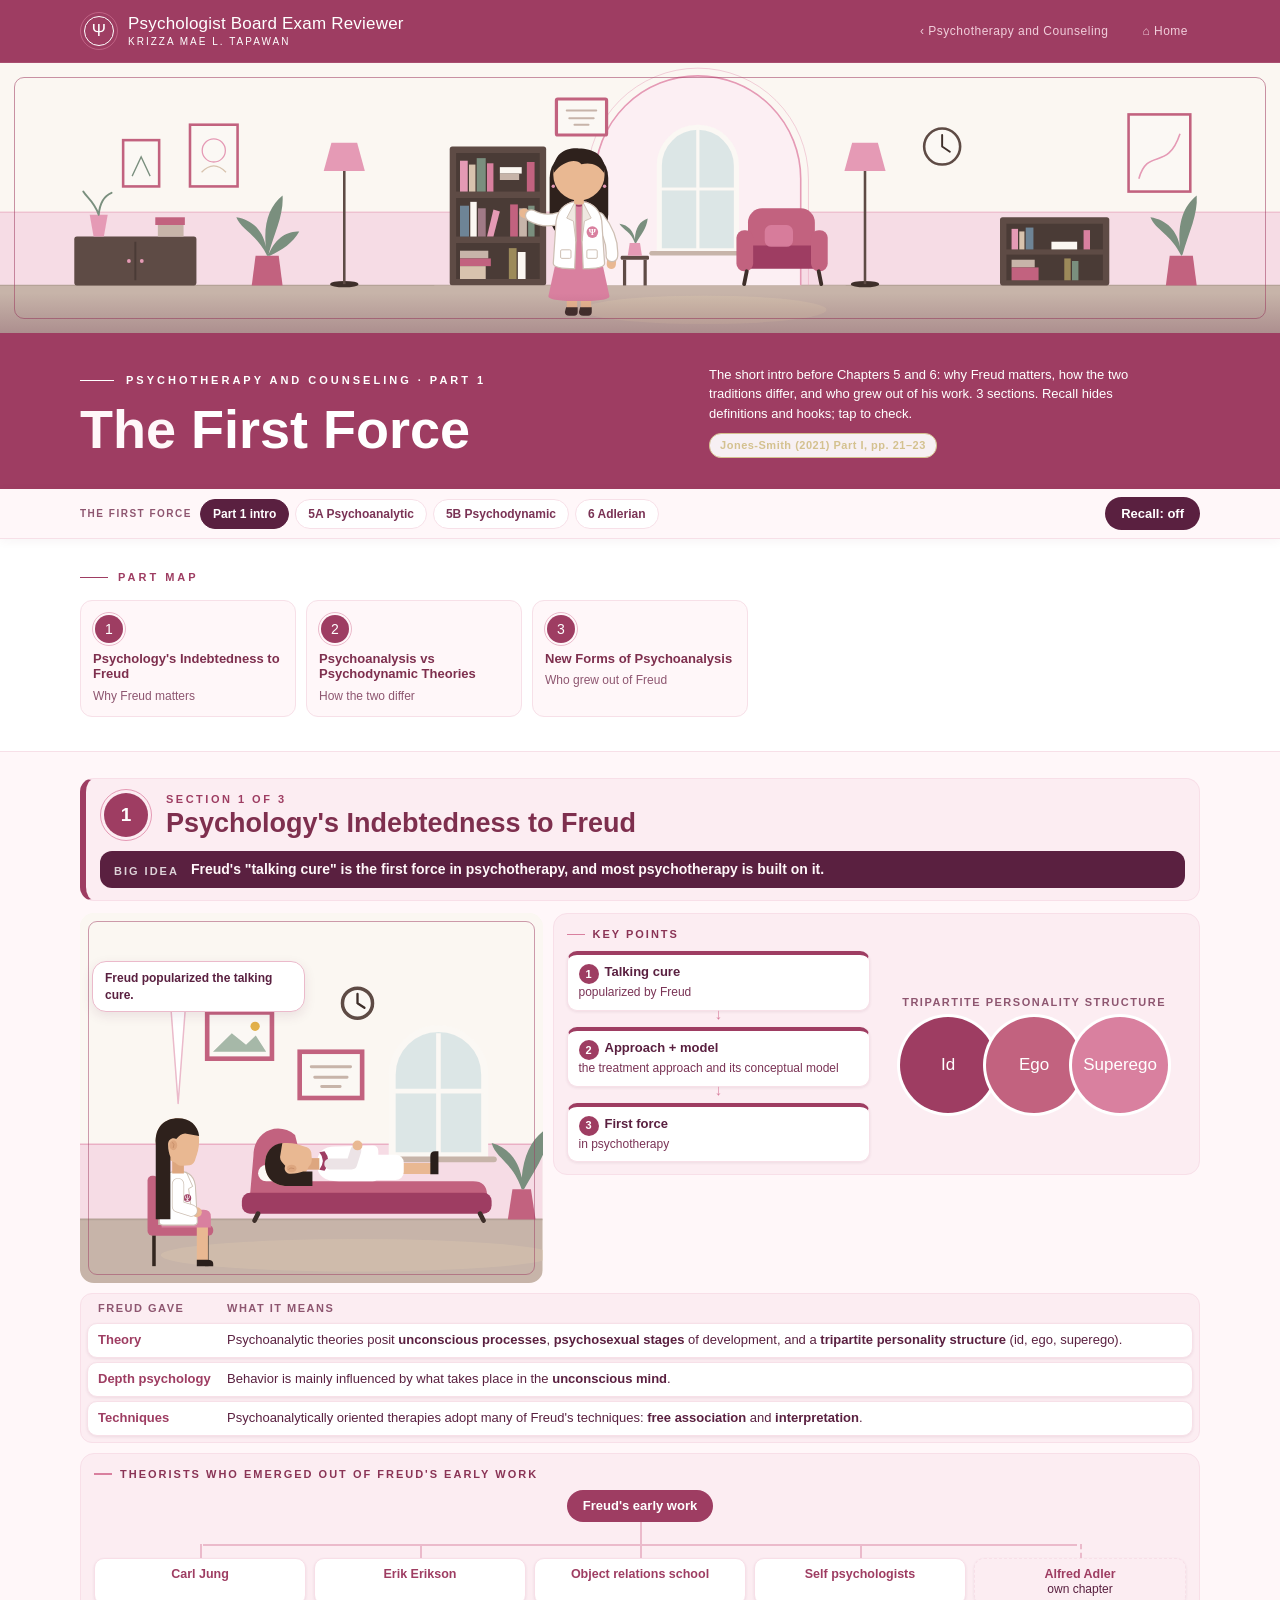
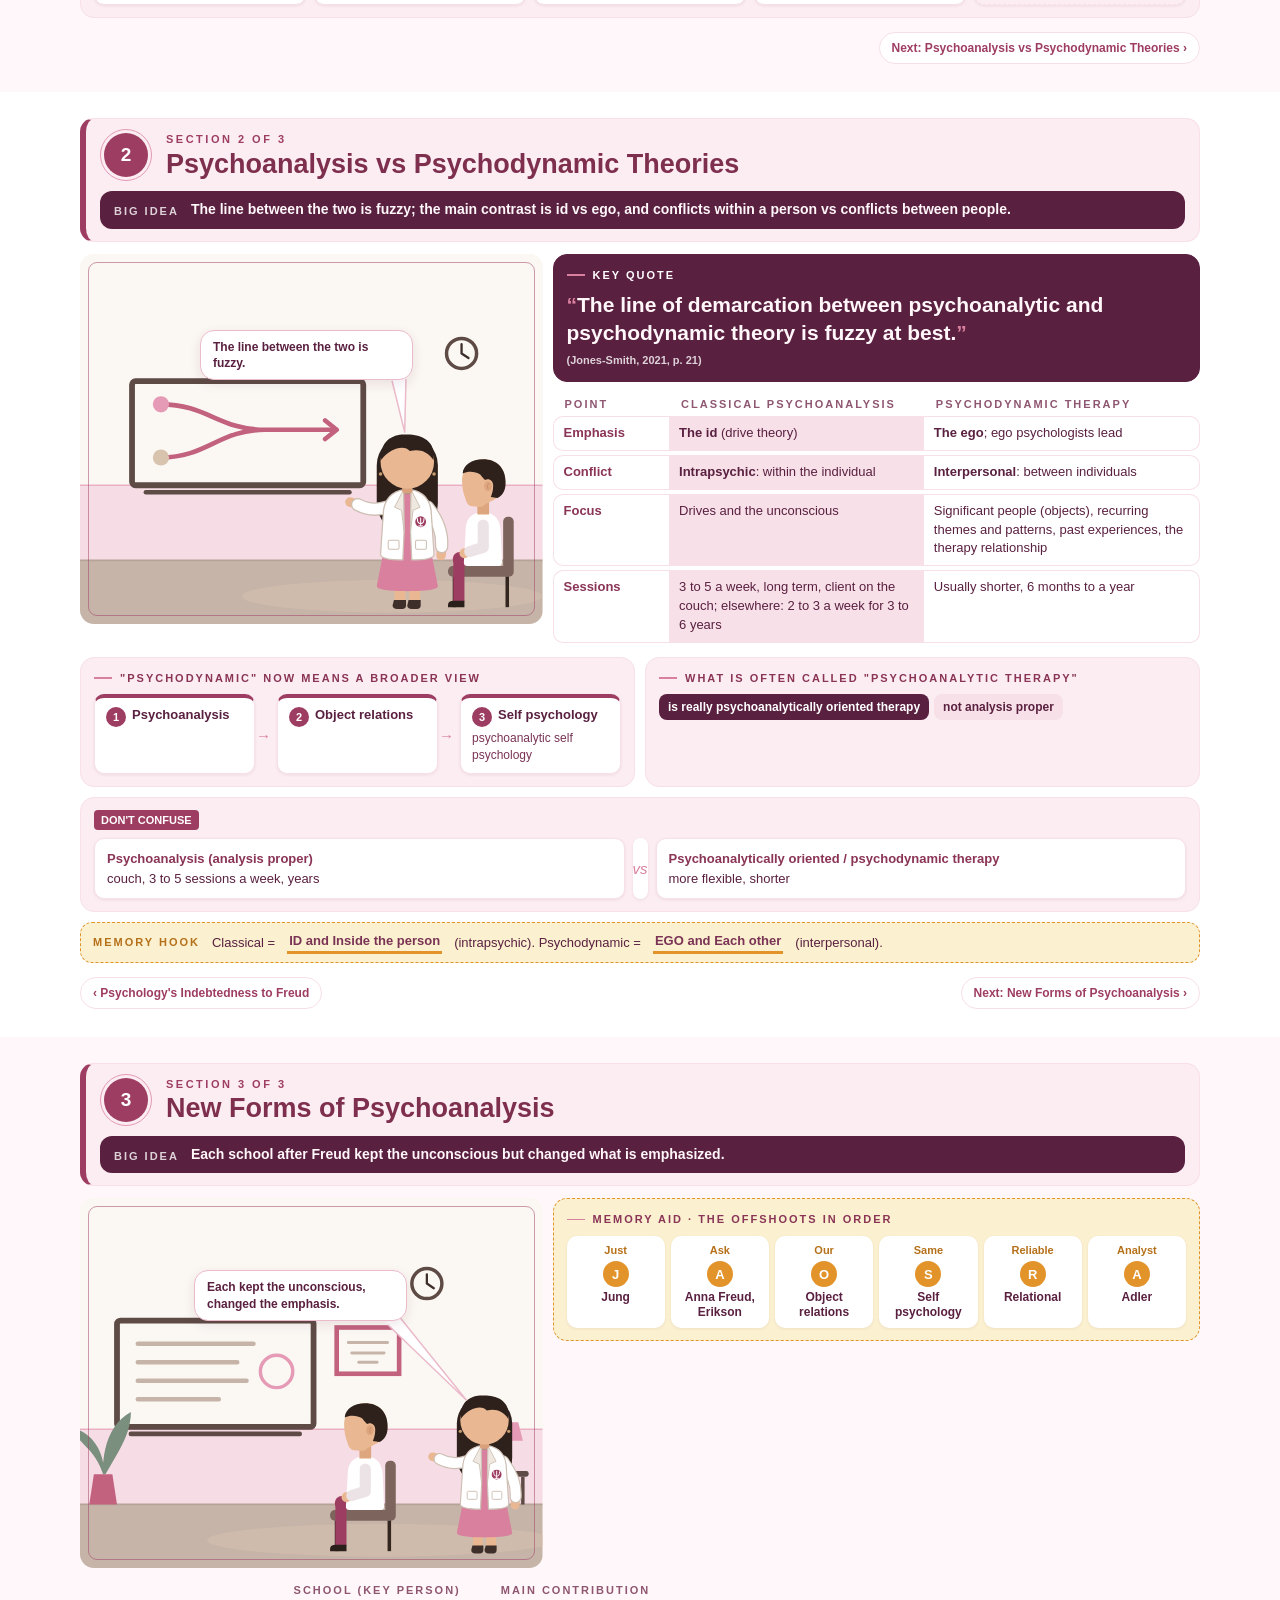
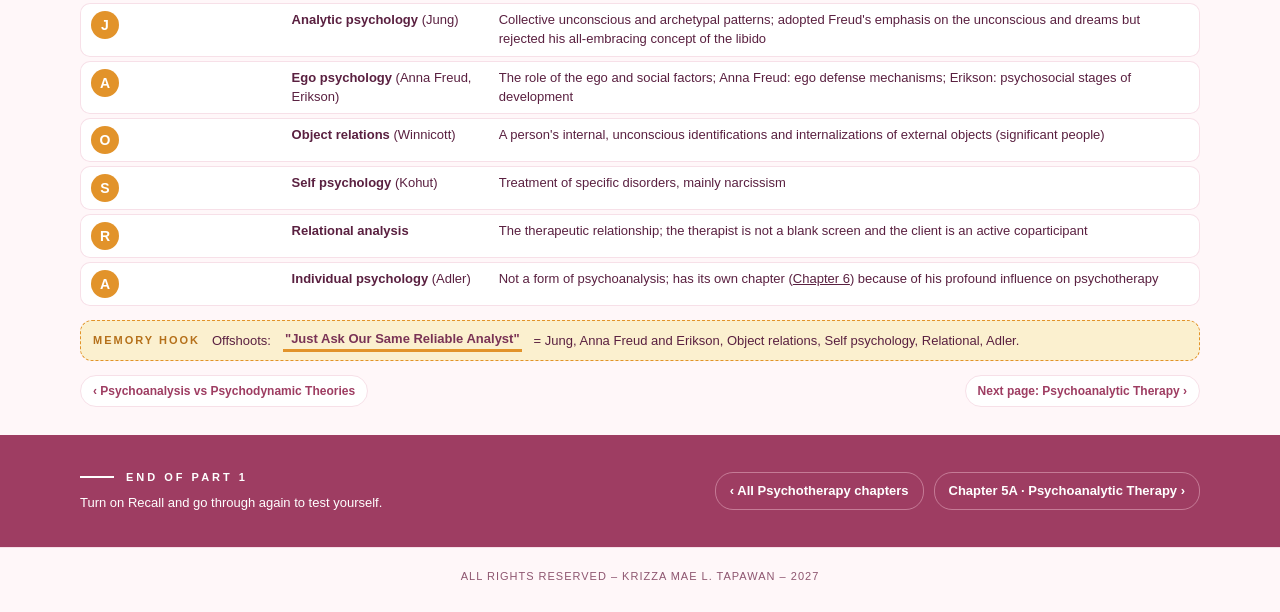
<file: chapters/psychotherapy/part1.html>
<!DOCTYPE html>
<html lang="en">
<head>
<meta charset="utf-8">
<meta name="viewport" content="width=device-width,initial-scale=1,viewport-fit=cover">
<meta name="robots" content="noindex, nofollow, noarchive, nosnippet, noimageindex, notranslate"><meta name="googlebot" content="noindex, nofollow"><meta name="bingbot" content="noindex, nofollow"><meta name="referrer" content="no-referrer">
<meta name="theme-color" content="#9E3D62">
<meta name="apple-mobile-web-app-capable" content="yes">
<meta name="apple-mobile-web-app-title" content="PBE Reviewer">
<link rel="manifest" href="../../manifest.webmanifest">
<link rel="icon" href="../../assets/psynthesized-mark-v2.svg" type="image/svg+xml">
<link rel="apple-touch-icon" href="../../assets/icon-180.png">
<title>Part 1 · The First Force · Psychologist Board Exam Reviewer</title>
<link rel="stylesheet" href="../../assets/force1.css">
<link rel="stylesheet" href="../../assets/fixed-header.css">
</head>
<body class="chapter force1">
<!--
  PART 1 · THE FIRST FORCE (Psychotherapy and Counseling, The First Force)
  Text source: her Word reviewer only. Quotes are verbatim with their citations.
  Pink First Force look: assets/force1.css (made by .tools/make_theme.rb) + class "force1" on <body>.
  Each section starts with a comment like  ===== 2. THERAPEUTIC GOALS =====
  Room scenes: <div class="vg" data-scene="..."> are drawn by assets/scenes.js with her characters.
  To fix a typo, change only the words between the tags.
-->
<header class="topbar">
  <a class="brand" href="../../index.html"><span class="psi">Ψ</span><span class="bt">Psychologist Board Exam Reviewer<small>KRIZZA MAE L. TAPAWAN</small></span></a>
  <span class="sp"></span>
  <a class="tlink" href="../../subject.html?s=psychotherapy">‹<span class="hide-xs"> Psychotherapy and Counseling</span></a>
  <a class="tlink" href="../../index.html" aria-label="Home">⌂<span class="hide-xs"> Home</span></a>
</header>

<section class="ch-top">
  <div class="cover" aria-hidden="true">
    <svg viewBox="0 0 2000 420" preserveAspectRatio="xMidYMax slice">
      <rect width="2000" height="420" fill="#FBF7F2"/>
      <rect y="232" width="2000" height="114" fill="#F6DCE5"/>
      <path d="M0 232 H2000" stroke="#E59AB5" stroke-width="1.5" opacity=".7"/>
      <rect y="346" width="2000" height="74" fill="#C7B4A9"/>
      <path d="M0 346 H2000" stroke="#B5A397" stroke-width="2"/>
      <!-- left of the room -->
      <rect x="300" y="96" width="74" height="96" fill="#FBF8F4" stroke="#C2627F" stroke-width="4"/>
      <circle cx="337" cy="136" r="18" fill="none" stroke="#E59AB5" stroke-width="2"/><path d="M318 170 Q337 150 356 170" fill="none" stroke="#D8C3AE" stroke-width="2"/>
      <rect x="196" y="120" width="56" height="72" fill="#FBF8F4" stroke="#C2627F" stroke-width="4"/>
      <path d="M210 176 L224 146 L238 176" fill="none" stroke="#7A8F7E" stroke-width="2"/>
      <rect x="120" y="270" width="190" height="76" rx="4" fill="#5E4B45"/><path d="M215 278 V338" stroke="#4A3B36" stroke-width="3"/><circle cx="205" cy="308" r="3" fill="#E59AB5"/><circle cx="225" cy="308" r="3" fill="#E59AB5"/>
      <path d="M150 270 l-6 -34 h28 l-6 34 Z" fill="#E59AB5"/><path d="M158 236 C150 214 140 210 134 200 M158 236 C160 214 168 206 178 202" fill="none" stroke="#7A8F7E" stroke-width="3" stroke-linecap="round"/>
      <rect x="250" y="252" width="40" height="18" fill="#C7B4A9"/><rect x="246" y="240" width="46" height="12" fill="#C2627F"/>
      <path d="M396 346 L444 346 L438 300 L402 300 Z" fill="#C2627F"/>
      <path d="M420 300 C404 266 380 260 372 240 C398 244 414 262 418 286 C414 248 424 222 444 206 C446 236 432 262 422 298 C434 270 452 262 470 262 C460 280 444 290 424 300" fill="#7A8F7E"/>
      <ellipse cx="540" cy="344" rx="22" ry="5" fill="#3E2F2A"/><path d="M540 344 V168" stroke="#5E4B45" stroke-width="4"/><path d="M508 168 H572 L560 124 H520 Z" fill="#E59AB5"/>
      <!-- right of the room -->
      <ellipse cx="1350" cy="344" rx="22" ry="5" fill="#3E2F2A"/><path d="M1350 344 V168" stroke="#5E4B45" stroke-width="4"/><path d="M1318 168 H1382 L1370 124 H1330 Z" fill="#E59AB5"/>
      <circle cx="1470" cy="130" r="28" fill="#FBF8F4" stroke="#5E4B45" stroke-width="4"/><path d="M1470 130 V112 M1470 130 L1482 138" stroke="#3E2F2A" stroke-width="3" stroke-linecap="round"/>
      <rect x="1560" y="240" width="170" height="106" rx="4" fill="#5E4B45"/><rect x="1570" y="250" width="150" height="40" fill="#4A3B36"/><rect x="1570" y="298" width="150" height="40" fill="#4A3B36"/>
      <rect x="1578" y="258" width="10" height="32" fill="#E59AB5"/><rect x="1590" y="262" width="8" height="28" fill="#D8C3AE"/><rect x="1600" y="256" width="12" height="34" fill="#6E8496"/><rect x="1640" y="278" width="40" height="12" fill="#FBF7F2"/><rect x="1690" y="260" width="10" height="30" fill="#D9809F"/>
      <rect x="1578" y="306" width="36" height="12" fill="#C7B4A9"/><rect x="1578" y="318" width="42" height="20" fill="#C2627F"/><rect x="1660" y="304" width="10" height="34" fill="#9C8A5A"/><rect x="1672" y="308" width="10" height="30" fill="#7A8F7E"/>
      <rect x="1760" y="80" width="96" height="120" fill="#FBF8F4" stroke="#C2627F" stroke-width="4"/><path d="M1776 180 C1790 130 1820 170 1840 110" fill="none" stroke="#E59AB5" stroke-width="2.5"/>
      <path d="M1818 346 L1866 346 L1860 300 L1824 300 Z" fill="#C2627F"/>
      <path d="M1842 300 C1826 266 1802 260 1794 240 C1820 244 1836 262 1840 286 C1836 248 1846 222 1866 206 C1868 236 1854 262 1844 298" fill="#7A8F7E"/>
      <!-- the room: arched alcove with a double thin line -->
      <g transform="translate(680 0)">
        <path d="M250 346 V180 A160 160 0 0 1 570 180 V346 Z" fill="#FCEFF3"/>
        <path d="M250 346 V180 A160 160 0 0 1 570 180 V346" fill="none" stroke="#E59AB5" stroke-width="2.5"/>
        <path d="M238 346 V180 A172 172 0 0 1 582 180 V346" fill="none" stroke="#E59AB5" stroke-width="1" opacity=".7"/>
            <!-- window -->
            <path d="M350 292 V160 A60 60 0 0 1 470 160 V292 Z" fill="#DCE6E6"/>
            <path d="M350 292 V160 A60 60 0 0 1 470 160 V292 Z" fill="none" stroke="#FBF8F4" stroke-width="8"/>
            <path d="M410 100 V292 M350 196 H470" stroke="#FBF8F4" stroke-width="5"/>
            <path d="M338 296 H482" stroke="#C7B4A9" stroke-width="7" stroke-linecap="round"/>
            <!-- framed certificate -->
            <rect x="190" y="56" width="78" height="56" rx="2" fill="#FBF8F4" stroke="#C2627F" stroke-width="5"/>
            <path d="M206 74 H252 M210 86 H248 M218 96 H240" stroke="#C7B4A9" stroke-width="3" stroke-linecap="round"/>
            <!-- bookshelf -->
            <g transform="translate(-16 -84)">
              <rect x="40" y="214" width="150" height="216" rx="4" fill="#5E4B45"/>
              <rect x="50" y="224" width="130" height="60" fill="#4A3B36"/><rect x="50" y="294" width="130" height="60" fill="#4A3B36"/><rect x="50" y="364" width="130" height="56" fill="#4A3B36"/>
              <rect x="56" y="236" width="12" height="48" fill="#E59AB5"/><rect x="70" y="242" width="10" height="42" fill="#D8C3AE"/><rect x="82" y="232" width="14" height="52" fill="#7A8F7E"/><rect x="98" y="240" width="10" height="44" fill="#D9809F"/><rect x="118" y="246" width="34" height="10" fill="#FBF7F2"/><rect x="118" y="256" width="30" height="10" fill="#C7B4A9"/><rect x="160" y="238" width="12" height="46" fill="#C2627F"/>
              <rect x="56" y="306" width="14" height="48" fill="#6E8496"/><rect x="72" y="300" width="10" height="54" fill="#FBF7F2"/><rect x="84" y="310" width="12" height="44" fill="#A07A86"/><path d="M98 354 L108 312 L118 315 L108 354Z" fill="#E59AB5"/><rect x="134" y="304" width="12" height="50" fill="#C2627F"/><rect x="148" y="310" width="12" height="44" fill="#C7B4A9"/><rect x="162" y="306" width="10" height="48" fill="#7A8F7E"/>
              <rect x="56" y="376" width="44" height="12" fill="#C7B4A9"/><rect x="56" y="388" width="48" height="12" fill="#C2627F"/><rect x="56" y="400" width="40" height="20" fill="#D8C3AE"/><rect x="132" y="372" width="12" height="48" fill="#9C8A5A"/><rect x="146" y="378" width="12" height="42" fill="#FBF7F2"/>
            </g>
            <!-- floor and rug -->
            <rect x="0" y="346" width="640" height="74" fill="#C7B4A9"/>
            <ellipse cx="420" cy="384" rx="190" ry="22" fill="#D8C3AE" opacity=".55"/>
            <!-- side table and plant -->
            <g transform="translate(40 -88)">
              <rect x="250" y="388" width="44" height="6" rx="2" fill="#5E4B45"/><path d="M256 394 V434 M288 394 V434" stroke="#5E4B45" stroke-width="5"/>
              <path d="M261 388 h22 l-3 -20 h-16 Z" fill="#E59AB5"/>
              <path d="M272 368 C266 350 254 348 248 338 C262 340 270 350 272 362 C273 344 280 334 292 330 C290 346 282 354 274 368" fill="#7A8F7E"/>
            </g>
            <!-- armchair -->
            <g transform="translate(170 -100)">
              <rect x="318" y="326" width="104" height="80" rx="22" fill="#C2627F"/>
              <rect x="308" y="384" width="126" height="36" rx="12" fill="#9E3D62"/>
              <rect x="300" y="360" width="26" height="64" rx="12" fill="#C2627F"/><rect x="416" y="360" width="26" height="64" rx="12" fill="#C2627F"/>
              <path d="M316 424 l-4 20 M428 424 l4 20" stroke="#3E2F2A" stroke-width="6" stroke-linecap="round"/>
              <rect x="344" y="352" width="44" height="34" rx="10" fill="#D9809F" opacity=".9"/>
            </g>
          <!-- psychologist: white coat with Psi logo over a pink dress, reaching for a book -->
          <g transform="translate(130 74) scale(.95)">
            <rect x="80" y="230" width="17" height="100" fill="#E9B892"/><path d="M79 322 h19 v8 q0 6 -6 6 h-8 q-7 0 -7 -6 Z" fill="#3E2F2A"/>
            <rect x="103" y="230" width="17" height="100" fill="#E9B892"/><path d="M102 322 h19 v8 q0 6 -6 6 h-8 q-7 0 -7 -6 Z" fill="#3E2F2A"/>
            <rect x="52" y="64" width="96" height="152" rx="46" fill="#2E211C"/>
            <path d="M22 172 L10 168" stroke="#E9B892" stroke-width="15" fill="none" stroke-linecap="round"/>
            <path d="M68 176 Q44 184 22 172" stroke="#CDBFB3" stroke-width="21" fill="none" stroke-linecap="round"/>
            <path d="M68 176 Q44 184 22 172" stroke="#FFFFFF" stroke-width="17" fill="none" stroke-linecap="round"/>
            <path d="M154 238 L153 252" stroke="#E9B892" stroke-width="15" fill="none" stroke-linecap="round"/>
            <path d="M132 176 Q156 206 154 238" stroke="#CDBFB3" stroke-width="21" fill="none" stroke-linecap="round"/>
            <path d="M132 176 Q156 206 154 238" stroke="#FFFFFF" stroke-width="17" fill="none" stroke-linecap="round"/>
            <path d="M63 244 L137 244 L150 304 C150 310 128 312 100 312 C72 312 50 310 50 304 Z" fill="#D9809F"/>
            <path d="M62 190 C62 160 80 148 100 148 C120 148 138 160 138 190 L140 252 L60 252 Z" fill="#D9809F"/>
            <path d="M88 150 Q100 162 112 150" stroke="#9E3D62" stroke-width="2.5" fill="none" stroke-linecap="round"/>
            <path d="M94 149 C78 151 62 162 62 190 L58 250 C58 257 72 259 93 259 L95 214 Z" fill="#FFFFFF" stroke="#CDBFB3" stroke-width="2" stroke-linejoin="round"/>
            <path d="M106 149 C122 151 138 162 138 190 L142 250 C142 257 128 259 107 259 L105 214 Z" fill="#FFFFFF" stroke="#CDBFB3" stroke-width="2" stroke-linejoin="round"/>
            <path d="M94 149 L80 176 L91 181 L95 214 Z" fill="#EFE8E1" stroke="#CDBFB3" stroke-width="1.5" stroke-linejoin="round"/>
            <path d="M106 149 L120 176 L109 181 L105 214 Z" fill="#EFE8E1" stroke="#CDBFB3" stroke-width="1.5" stroke-linejoin="round"/>
            <rect x="70" y="228" width="17" height="14" rx="2" fill="none" stroke="#CDBFB3" stroke-width="1.6"/>
            <rect x="113" y="228" width="17" height="14" rx="2" fill="none" stroke="#CDBFB3" stroke-width="1.6"/>
            <circle cx="122" cy="199" r="9.5" fill="#D9809F"/>
            <text x="122" y="204.5" text-anchor="middle" font-family="Georgia,serif" font-size="15" font-weight="bold" fill="#FFFFFF">Ψ</text>
            <rect x="92" y="136" width="16" height="18" rx="4" fill="#E9B892"/>
            <circle cx="100" cy="105" r="42" fill="#E9B892"/>
            <path d="M59 102 C56 70 80 60 100 62 C122 62 146 72 141 102 C132 88 118 84 104 88 C96 78 74 82 59 102 Z" fill="#2E211C"/>
            <circle cx="58" cy="124" r="2.8" fill="#E59AB5"/><circle cx="142" cy="124" r="2.8" fill="#E59AB5"/>
          </g>
      </g>
    </svg>
  </div>
  <div class="ch-intro">
    <div>
      <div class="kicker">PSYCHOTHERAPY AND COUNSELING · PART 1</div>
      <h1>The <em>First Force</em></h1>
    </div>
    <div class="side-note">
      <p>The short intro before Chapters 5 and 6: why Freud matters, how the two traditions differ, and who grew out of his work. 3 sections. Recall hides definitions and hooks; tap to check.</p>
      <div class="src-chips"><span style="color:#D4C18F">Jones-Smith (2021) Part I, pp. 21–23</span></div>
    </div>
  </div>
</section>

<nav class="secbar" aria-label="Sections">
  <div class="secbar-in">
    <div class="chips">
      <a href="#s1"><i>1</i>Freud</a>
      <a href="#s2"><i>2</i>Two Traditions</a>
      <a href="#s3"><i>3</i>New Forms</a>
    </div>
    <button class="pill-btn" id="recallBtn">Recall: off</button>
  </div>
  <div class="prog"></div>
</nav>

<!-- ===== CHAPTER MAP ===== -->
<section class="chmap">
  <div class="chmap-in">
    <div class="eyebrow">PART MAP</div>
    <div class="tiles">
      <a class="tile" href="#s1"><span class="tn"><b>1</b></span><span class="tt">Psychology's Indebtedness to Freud</span><span class="tb">Why Freud matters</span></a>
      <a class="tile" href="#s2"><span class="tn"><b>2</b></span><span class="tt">Psychoanalysis vs Psychodynamic Theories</span><span class="tb">How the two differ</span></a>
      <a class="tile" href="#s3"><span class="tn"><b>3</b></span><span class="tt">New Forms of Psychoanalysis</span><span class="tb">Who grew out of Freud</span></a>
    </div>
  </div>
</section>

<main>

<!-- ===== 1. PSYCHOLOGY'S INDEBTEDNESS TO FREUD ===== -->
<section class="sec" id="s1"><div class="sec-in">
  <div class="sec-head">
    <div class="sec-num">1</div>
    <div><div class="k">SECTION 1 OF 3</div><h2>Psychology's Indebtedness to Freud</h2></div>
    <div class="bigidea"><b>BIG IDEA</b><span>Freud's "talking cure" is the first force in psychotherapy, and most psychotherapy is built on it.</span></div>
  </div>
  <div class="g g-12">
    <div class="vg" data-scene="couch"><div class="say">Freud popularized the talking cure.</div></div>
    <div class="panel">
      <div class="lbl">KEY POINTS</div>
      <div class="kp2">
        <div class="flow v"><div class="fs"><b>Talking cure</b><span>popularized by Freud</span></div><div class="ar"></div><div class="fs"><b>Approach + model</b><span>the treatment approach and its conceptual model</span></div><div class="ar"></div><div class="fs"><b>First force</b><span>in psychotherapy</span></div></div>
        <div><div class="sub" style="text-align:center;margin-top:0">TRIPARTITE PERSONALITY STRUCTURE</div>
        <div class="triad sm"><div style="background:#9E3D62"><span><b>Id</b></span></div><div style="background:#C2627F"><span><b>Ego</b></span></div><div style="background:#D9809F"><span><b>Superego</b></span></div></div></div>
      </div>
    </div>
  </div>
  <table class="cmp mt">
    <tr><th>FREUD GAVE</th><th>WHAT IT MEANS</th></tr>
    <tr><td>Theory</td><td>Psychoanalytic theories posit <b>unconscious processes</b>, <b>psychosexual stages</b> of development, and a <b>tripartite personality structure</b> (id, ego, superego).</td></tr>
    <tr><td>Depth psychology</td><td>Behavior is mainly influenced by what takes place in the <b>unconscious mind</b>.</td></tr>
    <tr><td>Techniques</td><td>Psychoanalytically oriented therapies adopt many of Freud's techniques: <b>free association</b> and <b>interpretation</b>.</td></tr>
  </table>
  <div class="panel mt"><div class="lbl">THEORISTS WHO EMERGED OUT OF FREUD'S EARLY WORK</div>
    <div class="tree"><div class="root">Freud's early work</div>
      <div class="kids" style="--n:5"><div class="kid"><b>Carl Jung</b></div><div class="kid"><b>Erik Erikson</b></div><div class="kid"><b>Object relations school</b></div><div class="kid"><b>Self psychologists</b></div><div class="kid dash"><b>Alfred Adler</b>own chapter</div></div></div></div>
  <div class="secnext"><span></span><a href="#s2">Next: Psychoanalysis vs Psychodynamic Theories ›</a></div>
</div></section>

<!-- ===== 2. PSYCHOANALYSIS VS PSYCHODYNAMIC THEORIES ===== -->
<section class="sec" id="s2"><div class="sec-in">
  <div class="sec-head">
    <div class="sec-num">2</div>
    <div><div class="k">SECTION 2 OF 3</div><h2>Psychoanalysis vs Psychodynamic Theories</h2></div>
    <div class="bigidea"><b>BIG IDEA</b><span>The line between the two is fuzzy; the main contrast is id vs ego, and conflicts within a person vs conflicts between people.</span></div>
  </div>
  <div class="g g-12">
    <div class="vg" data-scene="merge"><div class="say">The line between the two is fuzzy.</div></div>
    <div class="panel dark" style="display:flex;flex-direction:column;justify-content:center">
      <div class="lbl">KEY QUOTE</div>
      <p class="bq">The line of demarcation between psychoanalytic and psychodynamic theory is fuzzy at best.</p>
      <span class="ci" style="color:#fff;opacity:.8;font-size:var(--fs-label);font-weight:bold;margin-top:6px">(Jones-Smith, 2021, p. 21)</span>
    </div>
  </div>
  <table class="cmp mt">
    <tr><th>POINT</th><th>CLASSICAL PSYCHOANALYSIS</th><th>PSYCHODYNAMIC THERAPY</th></tr>
    <tr><td>Emphasis</td><td class="hl"><b>The id</b> (drive theory)</td><td><b>The ego</b>; ego psychologists lead</td></tr>
    <tr><td>Conflict</td><td class="hl"><b>Intrapsychic</b>: within the individual</td><td><b>Interpersonal</b>: between individuals</td></tr>
    <tr><td>Focus</td><td class="hl">Drives and the unconscious</td><td class="rc">Significant people (objects), recurring themes and patterns, past experiences, the therapy relationship</td></tr>
    <tr><td>Sessions</td><td class="hl rc">3 to 5 a week, long term, client on the couch; elsewhere: 2 to 3 a week for 3 to 6 years</td><td class="rc">Usually shorter, 6 months to a year</td></tr>
  </table>
  <div class="g g2 mt">
    <div class="panel"><div class="lbl">"PSYCHODYNAMIC" NOW MEANS A BROADER VIEW</div>
      <div class="flow"><div class="fs"><b>Psychoanalysis</b></div><div class="ar plus"></div><div class="fs"><b>Object relations</b></div><div class="ar plus"></div><div class="fs"><b>Self psychology</b><span>psychoanalytic self psychology</span></div></div></div>
    <div class="panel"><div class="lbl">WHAT IS OFTEN CALLED "PSYCHOANALYTIC THERAPY"</div>
      <div class="kw"><span class="dk">is really psychoanalytically oriented therapy</span><span>not analysis proper</span></div></div>
  </div>
  <div class="panel mt"><div class="trapline"><span class="trap">DON'T CONFUSE</span></div>
    <div class="confuse"><div><b>Psychoanalysis (analysis proper)</b>couch, 3 to 5 sessions a week, years</div><div class="vs">vs</div><div><b>Psychoanalytically oriented / psychodynamic therapy</b>more flexible, shorter</div></div>
  </div>
  <div class="hook mt"><b>MEMORY HOOK</b>Classical = <mark>ID and Inside the person</mark> (intrapsychic). Psychodynamic = <mark>EGO and Each other</mark> (interpersonal).</div>
  <div class="secnext"><a href="#s1">‹ Psychology's Indebtedness to Freud</a><a href="#s3">Next: New Forms of Psychoanalysis ›</a></div>
</div></section>

<!-- ===== 3. NEW FORMS OF PSYCHOANALYSIS ===== -->
<section class="sec" id="s3"><div class="sec-in">
  <div class="sec-head">
    <div class="sec-num">3</div>
    <div><div class="k">SECTION 3 OF 3</div><h2>New Forms of Psychoanalysis</h2></div>
    <div class="bigidea"><b>BIG IDEA</b><span>Each school after Freud kept the unconscious but changed what is emphasized.</span></div>
  </div>
  <div class="g g-12">
    <div class="vg" data-scene="explain"><div class="say">Each kept the unconscious, changed the emphasis.</div></div>
    <div class="panel ma">
      <div class="lbl">MEMORY AID · THE OFFSHOOTS IN ORDER</div>
      <div class="ribbon" style="border:0;padding:0"><div><i>Just</i><b>J</b><span>Jung</span></div><div><i>Ask</i><b>A</b><span>Anna Freud, Erikson</span></div><div><i>Our</i><b>O</b><span>Object relations</span></div><div><i>Same</i><b>S</b><span>Self psychology</span></div><div><i>Reliable</i><b>R</b><span>Relational</span></div><div><i>Analyst</i><b>A</b><span>Adler</span></div></div>
    </div>
  </div>
  <table class="cmp mt">
    <tr><th></th><th>SCHOOL (KEY PERSON)</th><th>MAIN CONTRIBUTION</th></tr>
    <tr><td><span class="ltr-s">J</span></td><td><b>Analytic psychology</b> (Jung)</td><td class="rc">Collective unconscious and archetypal patterns; adopted Freud's emphasis on the unconscious and dreams but rejected his all-embracing concept of the libido</td></tr>
    <tr><td><span class="ltr-s">A</span></td><td><b>Ego psychology</b> (Anna Freud, Erikson)</td><td class="rc">The role of the ego and social factors; Anna Freud: ego defense mechanisms; Erikson: psychosocial stages of development</td></tr>
    <tr><td><span class="ltr-s">O</span></td><td><b>Object relations</b> (Winnicott)</td><td class="rc">A person's internal, unconscious identifications and internalizations of external objects (significant people)</td></tr>
    <tr><td><span class="ltr-s">S</span></td><td><b>Self psychology</b> (Kohut)</td><td class="rc">Treatment of specific disorders, mainly narcissism</td></tr>
    <tr><td><span class="ltr-s">R</span></td><td><b>Relational analysis</b></td><td class="rc">The therapeutic relationship; the therapist is not a blank screen and the client is an active coparticipant</td></tr>
    <tr><td><span class="ltr-s">A</span></td><td><b>Individual psychology</b> (Adler)</td><td class="rc">Not a form of psychoanalysis; has its own chapter (<a href="ch06.html">Chapter 6</a>) because of his profound influence on psychotherapy</td></tr>
  </table>
  <div class="hook mt"><b>MEMORY HOOK</b>Offshoots: <mark>"Just Ask Our Same Reliable Analyst"</mark> = Jung, Anna Freud and Erikson, Object relations, Self psychology, Relational, Adler.</div>
  <div class="secnext"><a href="#s2">‹ Psychoanalysis vs Psychodynamic Theories</a><a href="ch05a.html">Next page: Psychoanalytic Therapy ›</a></div>
</div></section>

</main>

<section class="ch-end"><div class="ch-end-in">
  <div><div class="kicker">END OF PART 1</div><p style="margin:8px 0 0">Turn on Recall and go through again to test yourself.</p></div>
  <div style="display:flex;gap:10px;flex-wrap:wrap"><a href="../../subject.html?s=psychotherapy">‹ All Psychotherapy chapters</a><a href="ch05a.html">Chapter 5A · Psychoanalytic Therapy ›</a></div>
</div></section>

<footer class="foot">ALL RIGHTS RESERVED – KRIZZA MAE L. TAPAWAN – 2027</footer>
<script src="../../assets/scenes.js"></script>
<script src="../../content/subjects.js"></script>
<script src="../../assets/chapter.js"></script>
</body>
</html>
</file>
<file: assets/fixed-header.css>
.topbar{position:sticky!important;top:0;z-index:80}html{scroll-padding-top:140px}
</file>
<file: assets/style.css>
/* ===== Board Exam 2027 Reviewer: shared design ===== */
:root{
  --espresso:#3E2F2A;--taupe-dk:#5E4B45;--cocoa:#8B5E3C;--mocha:#7D655D;--caramel:#C69C6D;
  --taupe:#A08983;--latte:#C7B4A9;--cream:#EDE6DF;--road:#D9CFC6;--bg:#FBF8F4;
  --tint:#F4ECE4;--tint2:#EDE2D8;--neutral:#6B6461;
  --hook:#FBF0CF;--hook-line:#E2932A;--hook-text:#5E4B45;
  --ink:#2A201C;--ink2:#342823;
  --serif:Georgia,"Times New Roman",serif;
  --wrap:1120px;  /* ONE content width for every section on every page */
  --gutter:24px;  /* space at the left and right edges */
  --box:min(var(--wrap), 100% - 2 * var(--gutter));
  --fs:16px;      /* every paragraph, list, definition and reference */
  --fs-sm:13px;   /* chapter counts, buttons, small notes */
  --fs-label:12px; /* ALL-CAPS labels, citations, footer */
}
*{box-sizing:border-box}
html{scroll-behavior:smooth}
body{margin:0;background:var(--bg);color:var(--espresso);font-family:Arial,Helvetica,sans-serif;font-size:16px;line-height:1.5;-webkit-text-size-adjust:100%}
a{color:inherit}
svg{max-width:100%}

/* ---------- top bar ---------- */
.topbar{position:sticky;top:0;z-index:30;display:flex;align-items:center;gap:10px;padding:12px max(var(--gutter), (100% - var(--wrap)) / 2);background:var(--ink);color:#fff;border-bottom:1px solid rgba(237,230,223,.1)}
.brand{display:flex;align-items:center;gap:10px;text-decoration:none;font-family:var(--serif);font-size:17px;letter-spacing:.2px}
.brand .psi{display:inline-grid;place-items:center;width:30px;height:30px;border-radius:50%;border:1.5px solid var(--caramel);color:var(--caramel);font-size:17px}
.topbar .sp{flex:1}
.topbar .tlink{color:#D9CFC6;text-decoration:none;font-size:var(--fs-sm);letter-spacing:.5px;padding:7px 12px;border-radius:16px}
.topbar .tlink:hover{color:#fff;background:rgba(255,255,255,.07)}
.menu-btn{display:none;border:1px solid rgba(237,230,223,.3);border-radius:16px;padding:6px 12px;font:bold 13px Arial,Helvetica,sans-serif;background:none;color:#EDE6DF;cursor:pointer}

/* ---------- HOME: full-screen hero ---------- */
.hero{position:relative;min-height:calc(100svh - 55px);display:flex;flex-direction:column;justify-content:center;overflow:hidden;color:#EDE6DF;
  background:radial-gradient(1100px 600px at 80% 30%,#4A3830 0%,transparent 60%),radial-gradient(700px 500px at 0% 100%,#3A2B25 0%,transparent 70%),var(--ink)}
.cover{position:relative;flex:none;height:clamp(230px,40vh,440px);overflow:hidden;background:#EDE6DF}
.cover svg{display:block;width:100%;height:100%;max-width:none}
.cover:after{content:"";position:absolute;inset:14px;border:1px solid rgba(139,94,60,.55);border-radius:10px;pointer-events:none}
.cover:before{content:"";position:absolute;left:0;right:0;bottom:0;height:40px;background:linear-gradient(transparent,rgba(42,32,28,.25));pointer-events:none;z-index:1}
.hero-in{position:relative;z-index:1;flex:1;display:flex;flex-direction:column;justify-content:center;gap:clamp(16px,3vh,28px);width:var(--box);margin:0 auto;padding:clamp(20px,4vh,40px) 0}
.head{display:flex;align-items:flex-end;justify-content:space-between;gap:16px 40px;flex-wrap:wrap}
.kicker{display:flex;align-items:center;gap:12px;font-size:var(--fs-label);letter-spacing:3px;font-weight:bold;color:var(--caramel)}
.kicker:before{content:"";width:34px;height:1.5px;background:var(--caramel)}
.hero h1{font-family:var(--serif);font-weight:normal;font-size:clamp(34px,min(4.6vw,7vh),58px);line-height:1.05;margin:12px 0 0;color:#FBF8F4;letter-spacing:-.5px}
.hero h1 em{font-style:italic;color:#E8C9A4}
.hero .lead-h{max-width:440px;margin:0;font-size:var(--fs);color:#C7B4A9}

.cards{display:grid;grid-template-columns:repeat(4,1fr);gap:12px}
.card{position:relative;display:flex;align-items:center;gap:14px;padding:clamp(12px,2vh,16px) 16px;text-decoration:none;color:#FBF8F4;
  background:rgba(251,248,244,.045);border:1px solid rgba(237,230,223,.13);border-radius:14px;overflow:hidden;
  transition:background .25s,border-color .25s,transform .25s;animation:up .6s ease both;animation-delay:calc(var(--i)*.08s + .1s)}
.card:before{content:"";position:absolute;left:0;top:14px;bottom:14px;width:3px;border-radius:0 3px 3px 0;background:var(--l)}
.card:hover,.card:focus-visible{background:rgba(251,248,244,.09);border-color:var(--l);transform:translateY(-2px)}
.card:focus-visible{outline:2px solid var(--hook-line);outline-offset:3px}
.card .ic{flex:none;width:46px;height:46px;margin:5px;border-radius:50%;background:var(--l);color:var(--c);display:grid;place-items:center;outline:1px solid var(--l);outline-offset:4px}
.card .ic svg{width:27px;height:27px}
.card .tx{flex:1;min-width:0}
.card .no{font-family:var(--serif);font-size:var(--fs-sm);color:#A08983;letter-spacing:1px}
.card .nm{display:block;font-weight:bold;font-size:var(--fs);line-height:1.25;margin:1px 0 3px}
.card .mt{font-size:var(--fs-sm);color:#C7B4A9}
.card .mt.go{color:#E8C9A4}
.card .ar{flex:none;color:#A08983;font-size:18px;transition:transform .25s,color .25s}
.card:hover .ar{transform:translateX(4px);color:var(--l)}
@keyframes up{from{opacity:0;transform:translateY(14px)}to{opacity:1;transform:none}}

.hero .cue{position:relative;z-index:1;display:block;text-align:center;padding:0 0 18px;font-size:var(--fs-label);letter-spacing:2px;color:#A08983;text-decoration:none}
.hero .cue:hover{color:#E8C9A4}

/* ---------- HOME: lower sections ---------- */
.band-sec{padding:64px 0}
.band-sec.alt{background:#fff}
.wrap{width:var(--box);margin:0 auto}
.eyebrow{display:flex;align-items:center;gap:10px;font-size:var(--fs-label);font-weight:bold;letter-spacing:3px;color:var(--caramel)}
.eyebrow:before{content:"";width:28px;height:1.5px;background:var(--caramel)}
.band-sec h2{font-family:var(--serif);font-weight:normal;font-size:clamp(28px,4vw,40px);line-height:1.12;margin:10px 0 8px;color:var(--espresso)}
.lead{color:var(--mocha);margin:0 0 30px;max-width:620px}
.road{position:relative;display:grid;grid-template-columns:repeat(4,1fr);gap:20px;counter-reset:st}
.road:before{content:"";position:absolute;left:12%;right:12%;top:36px;border-top:1.5px dashed var(--latte)}
.rstep{position:relative;text-align:center;padding:0 4px}
.rstep .dot{position:relative;z-index:1;width:72px;height:72px;margin:0 auto 14px;border-radius:50%;background:#fff;border:1.5px solid var(--latte);display:grid;place-items:center;color:var(--cocoa)}
.rstep .dot svg{width:34px;height:34px}
.rstep .dot b{position:absolute;top:-4px;right:-4px;width:26px;height:26px;border-radius:50%;background:var(--espresso);color:#fff;font:normal 13px/26px var(--serif);text-align:center}
.rstep h3{margin:0 0 4px;font-size:16px;color:var(--espresso)}
.rstep p{margin:0;font-size:var(--fs);color:var(--mocha)}

.legend{display:grid;grid-template-columns:repeat(2,1fr);gap:16px}
.lcard{background:#fff;border:1px solid var(--cream);border-radius:14px;padding:18px}
.band-sec.alt .lcard{background:var(--bg)}
.lcard .lh{font-size:var(--fs-label);font-weight:bold;letter-spacing:2px;color:var(--mocha);margin-bottom:12px}
.lcard .lp{font-size:var(--fs);color:var(--mocha);margin:12px 0 0}
.recall-demo{display:flex;flex-wrap:wrap;align-items:center;gap:12px;margin:0 0 20px}
.pill-btn{border:0;border-radius:18px;padding:9px 16px;font:bold 13px Arial,Helvetica,sans-serif;background:var(--espresso);color:#fff;cursor:pointer}
.pill-btn.on{background:var(--hook);color:var(--espresso);box-shadow:0 0 0 2px var(--hook-line)}
.recall-demo span{font-size:var(--fs);color:var(--mocha)}

/* references */
.ref-tabs{display:flex;flex-wrap:wrap;gap:8px;margin-bottom:18px}
.ref-tabs button{display:flex;align-items:center;gap:8px;border:1px solid var(--cream);background:#fff;border-radius:20px;padding:8px 14px;font:bold 13px Arial,Helvetica,sans-serif;color:var(--taupe-dk);cursor:pointer}
.ref-tabs button i{width:9px;height:9px;border-radius:50%;background:var(--c)}
.ref-tabs button[aria-selected=true]{background:var(--d);border-color:var(--d);color:#fff}
.ref-tabs button[aria-selected=true] i{background:var(--l)}
.ref-list{background:var(--bg);border:1px solid var(--cream);border-radius:14px;padding:22px 24px}
.ref-list h3{font-family:var(--serif);font-weight:normal;font-size:20px;margin:0 0 14px;color:var(--d)}
.ref-list ol{list-style:none;margin:0;padding:0}
.ref-list li{position:relative;padding:10px 0 10px 22px;border-top:1px solid var(--cream);font-size:var(--fs);line-height:1.6}
.ref-list li:first-child{border-top:0}
.ref-list li .t{display:block;padding-left:2em;text-indent:-2em}
.ref-list li:before{content:"";position:absolute;left:0;top:19px;width:10px;height:10px;border-radius:50%;background:var(--bc)}
.ref-list .none{color:var(--mocha);font-size:var(--fs);margin:0}

/* ownership */
.own{background:var(--ink);color:#EDE6DF;padding:64px 0}
.own-in{width:var(--box);margin:0 auto;display:flex;gap:32px;align-items:flex-start}
.seal{flex:none;width:110px;height:110px;border-radius:50%;border:2px solid var(--caramel);display:grid;place-items:center;box-shadow:inset 0 0 0 7px var(--ink),inset 0 0 0 8.5px rgba(198,156,109,.6)}
.seal span{font-family:var(--serif);font-size:50px;color:#E8C9A4}
.own h2{font-family:var(--serif);font-weight:normal;font-size:clamp(24px,3.4vw,34px);line-height:1.2;margin:10px 0 12px;color:#FBF8F4}
.own p{color:#C7B4A9;margin:0 0 12px}
.own ul{margin:0 0 18px;padding-left:20px;color:#D9CFC6}.own li{margin:6px 0}
.own-sign{display:inline-block;font-family:var(--serif);font-style:italic;color:#E8C9A4;border-top:1px solid rgba(198,156,109,.5);padding-top:10px}

/* shared reviewer pieces (same as topic pages) */
.big{background:var(--cream);border-left:5px solid var(--caramel);padding:10px 12px;border-radius:0 8px 8px 0}
.dq{background:#fff;border-left:4px solid var(--latte);border-radius:0 8px 8px 0;padding:10px 12px;font-size:var(--fs);transition:filter .3s}
.band-sec:not(.alt) .dq{background:var(--bg)}
.ci{font-size:var(--fs-label);font-weight:bold;white-space:nowrap}
mark{background:var(--hook);border-bottom:3px solid var(--hook-line);color:var(--hook-text);padding:0 3px;transition:filter .3s}
.trap{display:inline-block;background:var(--cocoa);color:#fff;border-radius:4px;padding:2px 7px;font-size:var(--fs-label);font-weight:bold;margin-right:6px}
.recall-on .dq:not(.shown),.recall-on mark:not(.shown){filter:blur(6px);cursor:pointer}

/* ---------- SUBJECT page ---------- */
.layout{display:flex;align-items:flex-start}
.side{position:sticky;top:55px;flex:none;width:260px;height:calc(100vh - 55px);overflow:auto;padding:22px 14px;background:#fff;border-right:1px solid var(--cream)}
.side .sh{font-size:var(--fs-label);letter-spacing:2px;font-weight:bold;color:var(--mocha);margin:6px 10px 10px}
.side a{display:flex;align-items:center;gap:10px;padding:10px;border-radius:10px;text-decoration:none;font-size:var(--fs);font-weight:bold;color:var(--taupe-dk)}
.side a:hover{background:var(--bg)}
.side a.cur{background:var(--l);color:var(--d)}
.side a i{flex:none;width:10px;height:10px;border-radius:50%;background:var(--c)}
.side .home-l{margin-bottom:10px}
.main{flex:1;min-width:0}
.shade{display:none}

.subj-hero{position:relative;overflow:hidden;background:var(--d);color:#fff;padding:52px 0 46px}
.subj-hero:before{content:"";position:absolute;right:-120px;top:-120px;width:420px;height:420px;border-radius:50%;background:var(--c);opacity:.55}
.subj-hero:after{content:"";position:absolute;right:120px;bottom:-160px;width:260px;height:260px;border-radius:50%;border:1.5px solid rgba(255,255,255,.18)}
.subj-hero .wrap{position:relative;z-index:1;display:flex;align-items:center;gap:26px}
.subj-hero .ic{flex:none;width:104px;height:104px;border-radius:50%;background:var(--l);color:var(--c);display:grid;place-items:center}
.subj-hero .ic svg{width:58px;height:58px}
.subj-hero .k{font-size:var(--fs-label);letter-spacing:3px;font-weight:bold;opacity:.8}
.subj-hero h1{font-family:var(--serif);font-weight:normal;margin:8px 0 12px;font-size:clamp(30px,5vw,48px);line-height:1.06}
.subj-hero .stats{display:flex;flex-wrap:wrap;gap:8px}
.subj-hero .stats span{border:1px solid rgba(255,255,255,.3);padding:3px 12px;border-radius:14px;font-size:var(--fs-sm)}

.parts{width:var(--box);margin:0 auto;padding:34px 0 20px}
.part{position:relative;padding-left:48px;margin-bottom:30px}
.part:before{content:"";position:absolute;left:17px;top:40px;bottom:-34px;border-left:1.5px dashed var(--latte)}
.part:last-child:before{display:none}
.part .pdot{position:absolute;left:0;top:0;width:36px;height:36px;border-radius:50%;background:var(--pc);color:#fff;font:normal 15px var(--serif);display:grid;place-items:center;box-shadow:0 0 0 5px var(--pl)}
.part .phead{display:flex;flex-wrap:wrap;align-items:baseline;gap:4px 12px;margin:2px 0 12px}
.part .phead h2{margin:0;font-family:var(--serif);font-weight:normal;font-size:23px;color:var(--pc)}
.part .phead span{font-size:var(--fs-sm);font-weight:bold;letter-spacing:.5px;color:var(--mocha)}
.ch{display:flex;align-items:center;gap:14px;background:#fff;border:1px solid var(--cream);border-radius:12px;padding:12px 14px;margin:8px 0;text-decoration:none;color:var(--espresso)}
a.ch{transition:all .2s}
a.ch:hover{box-shadow:0 6px 18px rgba(62,47,42,.1);border-color:var(--pc)}
.ch .cn{flex:none;width:38px;height:38px;border-radius:50%;background:var(--pl);color:var(--pc);font:normal 15px var(--serif);display:grid;place-items:center}
.ch .ct{flex:1;font-weight:bold;font-size:var(--fs);line-height:1.3}
.ch .cs{flex:none;font-size:var(--fs-label);font-weight:bold;padding:3px 10px;border-radius:10px;color:var(--latte)}
.ch .cs.go{background:var(--hook);color:var(--hook-text);box-shadow:0 0 0 1.5px var(--hook-line)}
.ch.soon .ct{color:var(--mocha);font-weight:normal}

.empty{max-width:560px;margin:0 auto;padding:56px 20px;text-align:center;color:var(--mocha)}
.empty .ebook{width:110px;margin:0 auto 16px}
.empty h2{font-family:var(--serif);font-weight:normal;color:var(--d);margin:0 0 6px;font-size:28px}

.pn{display:flex;gap:12px;width:var(--box);margin:10px auto 0;padding:0 0 34px}
.pn a{flex:1;display:block;text-decoration:none;background:#fff;border:1px solid var(--cream);border-radius:12px;padding:12px 16px}
.pn a:hover{border-color:var(--c)}
.pn a small{display:block;font-size:var(--fs-label);font-weight:bold;letter-spacing:1.5px;color:var(--mocha)}
.pn a b{font-family:var(--serif);font-weight:normal;font-size:17px;color:var(--d)}
.pn .nx{text-align:right}

footer.foot{text-align:center;font-size:var(--fs-label);letter-spacing:1px;color:var(--mocha);padding:20px 16px 28px;border-top:1px solid var(--cream)}

/* ---------- smaller screens ---------- */
@media (max-width:999px){
  .side{position:fixed;left:0;top:0;bottom:0;height:auto;z-index:50;transform:translateX(-105%);transition:transform .25s;box-shadow:4px 0 20px rgba(0,0,0,.15)}
  body.menu-open .side{transform:none}
  body.menu-open .shade{display:block;position:fixed;inset:0;z-index:40;background:rgba(42,32,28,.4)}
  .menu-btn{display:inline-block}
}
@media (max-width:1040px){
  .cards{grid-template-columns:repeat(2,1fr)}
}
@media (max-width:600px){
  .cards{grid-template-columns:1fr}
  .cover{height:clamp(220px,34vh,300px)}
  .cover:after{inset:10px}
  .brand small{letter-spacing:1px}
  .hide-xs{display:none}
  .topbar{gap:6px}
  .topbar .tlink{padding:7px 8px}
}
@media (max-width:760px){
  .topbar{padding-top:10px;padding-bottom:10px}
  .road{grid-template-columns:1fr;gap:18px}
  .road:before{left:36px;right:auto;top:20px;bottom:20px;border-top:0;border-left:1.5px dashed var(--latte)}
  .rstep{display:flex;gap:16px;text-align:left;align-items:center}
  .rstep .dot{flex:none;margin:0}
  .legend{grid-template-columns:1fr}
  .subj-hero .wrap{flex-direction:column;align-items:flex-start;gap:16px}
  .subj-hero .ic{width:76px;height:76px}.subj-hero .ic svg{width:42px;height:42px}
  .topbar .tlink.hide-s{display:none}
  .band-sec{padding:48px 0}
  :root{--gutter:16px}
  .own-in{flex-direction:column;gap:18px}.seal{width:80px;height:80px}.seal span{font-size:36px}
  .ref-list{padding:16px}
  .brand{font-size:15px}.brand .psi{width:26px;height:26px;font-size:15px}
  .parts{padding:28px 0 16px}
  .part{padding-left:36px}
  .part:before{left:13px}
  .part .pdot{width:28px;height:28px;font-size:13px;box-shadow:0 0 0 4px var(--pl)}
  .ch{gap:10px;padding:10px 12px}
  .ch .cn{width:32px;height:32px;font-size:14px}
  .ch .cs{padding:2px 6px}
}
.brand,.topbar .tlink,.menu-btn{white-space:nowrap}
/* name under the title in the header */
.brand .bt{display:flex;flex-direction:column;line-height:1.15}
.brand small{font-family:Arial,Helvetica,sans-serif;font-size:10px;letter-spacing:2px;color:var(--caramel);margin-top:2px}
.brand .psi{outline:1px solid rgba(198,156,109,.55);outline-offset:3px;margin:4px}
/* thin outer ring on icon circles */
.subj-hero .ic{outline:1.5px solid rgba(255,255,255,.45);outline-offset:7px}
.rstep .dot{outline:1px solid var(--latte);outline-offset:5px}
@media (prefers-reduced-motion:reduce){*,*:before,*:after{animation:none!important;transition:none!important}html{scroll-behavior:auto}}

.part .phead h2 a{text-decoration:none;color:inherit;border-bottom:1.5px solid var(--pl)}
.part .phead h2 a:hover{border-bottom-color:var(--pc)}
</file>
<file: assets/chapter.css>
/* ===== Chapter pages: visual reviewer parts (uses the tokens in style.css) ===== */

/* ---- chapter cover: same room as home, shorter ---- */
.ch-top{background:var(--ink);color:#fff}
.ch-top .cover{height:clamp(200px,30vh,320px)}
.ch-intro{width:var(--box);margin:0 auto;padding:clamp(20px,3.5vh,34px) 0 clamp(22px,3.5vh,34px);display:grid;grid-template-columns:1.2fr 1fr;align-items:end;gap:16px 40px}
.ch-intro h1{font-family:var(--serif);font-weight:normal;font-size:clamp(32px,4.4vw,54px);line-height:1.05;margin:12px 0 0;color:#FBF8F4}
.ch-intro h1 em{font-style:italic;color:#fff}
.ch-intro .side-note{max-width:440px}
.ch-intro .side-note p{margin:0 0 10px;color:#fff}
.src-chips{display:flex;flex-wrap:wrap;gap:6px}
.src-chips span{font-size:var(--fs-label);font-weight:bold;letter-spacing:.5px;padding:3px 10px;border-radius:12px;border:1px solid currentColor}
.ch-top .src-chips span{background:rgba(255,255,255,.05)}

/* ---- sticky section bar ---- */
.secbar{position:sticky;top:55px;z-index:20;background:rgba(251,248,244,.97);border-bottom:1px solid var(--cream);box-shadow:0 2px 10px rgba(42,32,28,.05)}
.secbar-in{width:var(--box);margin:0 auto;display:flex;align-items:center;gap:10px;padding:8px 0}
.secbar .chips{flex:1;display:flex;gap:6px;overflow-x:auto;scrollbar-width:none;scroll-behavior:smooth}
.secbar .chips::-webkit-scrollbar{display:none}
.secbar .chips a{flex:none;display:flex;align-items:center;gap:7px;text-decoration:none;font-size:var(--fs-sm);font-weight:bold;color:var(--taupe-dk);padding:5px 11px 5px 5px;border-radius:18px;border:1px solid var(--cream);background:#fff;white-space:nowrap}
.secbar .chips a i{font-style:normal;display:grid;place-items:center;width:22px;height:22px;border-radius:50%;background:var(--cream);color:var(--cocoa);font:normal 12px var(--serif)}
.secbar .chips a.on{background:var(--espresso);border-color:var(--espresso);color:#fff}
.secbar .chips a.on i{background:var(--caramel);color:var(--espresso)}
.secbar .prog{position:absolute;left:0;bottom:-1px;height:2px;background:var(--caramel);width:0}
#recallBtn{flex:none}

/* ---- chapter map (every section, clickable) ---- */
.chmap{background:#fff;border-bottom:1px solid var(--cream)}
.chmap-in{width:var(--box);margin:0 auto;padding:30px 0 34px}
.tiles{display:grid;grid-template-columns:repeat(5,1fr);gap:10px;margin-top:14px;counter-reset:t}
.tile{position:relative;display:flex;flex-direction:column;gap:6px;text-decoration:none;color:var(--espresso);background:var(--bg);border:1px solid var(--cream);border-radius:12px;padding:12px 12px 12px;transition:border-color .2s,transform .2s,box-shadow .2s}
.tile:hover{border-color:var(--caramel);transform:translateY(-2px);box-shadow:0 6px 16px rgba(62,47,42,.08)}
.tile .tn{display:flex;align-items:center;gap:8px}
.tile .tn b{display:grid;place-items:center;width:28px;height:28px;border-radius:50%;background:var(--espresso);color:#fff;font:normal 14px var(--serif);outline:1px solid var(--latte);outline-offset:2px;margin:2px}
.tile .tn svg{width:22px;height:22px;color:var(--cocoa);margin-left:auto}
.tile .tt{font-weight:bold;font-size:var(--fs);line-height:1.2}
.tile .tb{font-size:var(--fs-sm);color:var(--mocha);line-height:1.35}

/* ---- section frame ---- */
.sec{padding:44px 0 46px;scroll-margin-top:105px}
.sec:nth-of-type(even){background:#fff}
.sec-in{width:var(--box);margin:0 auto}
.sec-head{display:grid;grid-template-columns:auto 1fr auto;align-items:center;gap:6px 18px;margin-bottom:22px}
.sec-num{display:grid;place-items:center;width:56px;height:56px;border-radius:50%;background:var(--espresso);color:#fff;font:normal 24px var(--serif);outline:1px solid var(--caramel);outline-offset:4px;margin:5px}
.sec-head .k{font-size:var(--fs-label);font-weight:bold;letter-spacing:2.5px;color:var(--caramel)}
.sec-head h2{font-family:var(--serif);font-weight:normal;font-size:clamp(26px,3.2vw,36px);line-height:1.1;margin:2px 0 0;color:var(--espresso)}
.sec-head .src-chips{justify-content:flex-end}
.bigidea{grid-column:1/-1;display:flex;gap:12px;align-items:flex-start;background:var(--espresso);color:#fff;border-radius:12px;padding:12px 16px;margin-top:8px}
.bigidea b{flex:none;font-size:var(--fs-label);letter-spacing:2px;color:#fff;opacity:.8;padding-top:3px}
.bigidea span{font-family:var(--serif);font-size:18px;line-height:1.4;color:#FBF8F4}

/* ---- layout grids ---- */
.g{display:grid;gap:14px}
.g>*{min-width:0}
.g2{grid-template-columns:repeat(2,1fr)}
.g3{grid-template-columns:repeat(3,1fr)}
.g4{grid-template-columns:repeat(4,1fr)}
.g5{grid-template-columns:repeat(5,1fr)}
.g6{grid-template-columns:repeat(6,1fr)}
.g-12{grid-template-columns:1fr 2fr}.g-21{grid-template-columns:2fr 1fr}
.mt{margin-top:14px}.mt2{margin-top:22px}

/* ---- panels and labels ---- */
.panel{background:var(--bg);border:1px solid var(--cream);border-radius:14px;padding:16px}
.sec:nth-of-type(odd) .panel{background:#fff}
.sec .panel.dark{background:var(--espresso)}
.panel.dark{background:var(--espresso);border-color:var(--espresso);color:#fff}
.lbl{display:flex;align-items:center;gap:8px;font-size:var(--fs-label);font-weight:bold;letter-spacing:2px;color:var(--mocha);margin:0 0 10px}
.lbl:before{content:"";width:18px;height:1.5px;background:var(--caramel)}
.panel.dark .lbl{color:#fff}
.pt{list-style:none;margin:0;padding:0}
.pt li{position:relative;padding:5px 0 5px 18px;font-size:var(--fs);line-height:1.45}
.pt li:before{content:"";position:absolute;left:2px;top:13px;width:7px;height:7px;border-radius:50%;background:var(--caramel)}
.muted{color:var(--mocha)}
.tag{display:inline-block;font-size:var(--fs-label);font-weight:bold;letter-spacing:1px;padding:2px 8px;border-radius:10px;background:var(--cream);color:var(--cocoa)}
.yes{color:#4F7A4A}.no{color:#9E3D62}

/* ---- definition card (verbatim, hides in Recall mode) ---- */
.def{position:relative;background:#fff;border:1px solid var(--cream);border-left:4px solid var(--cocoa);border-radius:4px 12px 12px 4px;padding:12px 14px}
.def .term{display:block;font-size:var(--fs-label);font-weight:bold;letter-spacing:1.5px;color:var(--cocoa);margin-bottom:4px;text-transform:uppercase}
.def q{display:block;font-size:var(--fs);line-height:1.5;quotes:"\201C" "\201D"}
.def .ci{display:block;margin-top:6px;white-space:normal}
.recall-on .def q,.recall-on .rc{filter:blur(6px);cursor:pointer;transition:filter .25s;user-select:none}
.recall-on .def.shown q,.recall-on .rc.shown{filter:none}
.recall-on .def{cursor:pointer}

/* ---- memory hook ---- */
.hook{display:flex;flex-wrap:wrap;align-items:center;gap:8px 12px;background:var(--hook);border:1.5px dashed var(--hook-line);border-radius:12px;padding:10px 14px}
.hook>b{font-size:var(--fs-label);letter-spacing:2px;color:#B5701A}
.hook mark{font-weight:bold;background:none;border-bottom:3px solid var(--hook-line);padding:0 2px}
.recall-on .hook mark{filter:blur(6px);cursor:pointer}
.recall-on .hook mark.shown{filter:none}

/* ---- don't confuse pair ---- */
.confuse{display:grid;grid-template-columns:1fr auto 1fr;align-items:stretch;gap:8px}
.confuse>div{background:#fff;border:1px solid var(--cream);border-radius:10px;padding:10px 12px}
.confuse>div b{display:block;color:var(--cocoa)}
.confuse .vs{display:grid;place-items:center;background:none;border:0;padding:0;font:italic 15px var(--serif);color:var(--caramel)}
.trapline{display:flex;align-items:center;gap:8px;margin-bottom:8px}

/* ---- step track ---- */
.track{position:relative;display:grid;grid-auto-flow:column;grid-auto-columns:1fr;gap:10px;counter-reset:s}
.track:before{content:"";position:absolute;left:8%;right:8%;top:22px;border-top:2px dashed var(--latte)}
.step{position:relative;text-align:center}
.step .n{position:relative;z-index:1;display:grid;place-items:center;width:44px;height:44px;margin:0 auto 8px;border-radius:50%;background:var(--cocoa);color:#fff;font:normal 18px var(--serif);outline:1px solid var(--caramel);outline-offset:3px}
.step b{display:block;font-size:var(--fs);line-height:1.25}
.step span{display:block;font-size:var(--fs-sm);color:var(--mocha);margin-top:2px}
.track.sm .n{width:34px;height:34px;font-size:15px}.track.sm:before{top:17px}

/* ---- comparison table ---- */
.cmp{width:100%;border-collapse:separate;border-spacing:0 6px}
.cmp th{font-size:var(--fs-label);letter-spacing:2px;text-align:left;padding:0 12px;color:var(--mocha)}
.cmp td{background:#fff;border-top:1px solid var(--cream);border-bottom:1px solid var(--cream);padding:9px 12px;font-size:var(--fs);vertical-align:top}
.cmp td:first-child{border-left:1px solid var(--cream);border-radius:10px 0 0 10px;font-weight:bold;color:var(--cocoa);width:1%;white-space:nowrap}
.cmp td:last-child{border-right:1px solid var(--cream);border-radius:0 10px 10px 0}
.cmp .hl{background:var(--cream)}

/* ---- force map (theory families) ---- */
.forces{display:grid;grid-template-columns:repeat(5,1fr);gap:10px}
.fstack{display:flex;flex-direction:column;gap:10px}
.force{display:flex;flex-direction:column;border-radius:14px;overflow:hidden;background:#fff;border:1px solid var(--cream)}
.force .fh{padding:10px 12px;color:#fff;background:var(--f)}
.force .fh small{display:block;font-size:var(--fs-label);letter-spacing:2px;opacity:.85}
.force .fh b{display:block;font-family:var(--serif);font-weight:normal;font-size:18px;line-height:1.15}
.force .ap{padding:10px 12px;border-top:1px solid var(--cream)}
.force .ap:first-of-type{border-top:0}
.force .ap b{display:block;font-size:var(--fs);line-height:1.25}
.force .ap .who{display:block;font-size:var(--fs-sm);color:var(--cocoa);font-weight:bold;margin:2px 0}
.force .ap .idea{display:block;font-size:var(--fs-sm);color:var(--taupe-dk);line-height:1.4}

/* ---- rank / ladder ---- */
.ladder{display:flex;flex-direction:column;gap:6px}
.rung{display:grid;grid-template-columns:34px 1fr;align-items:center;gap:10px}
.rung i{display:grid;place-items:center;width:34px;height:34px;border-radius:50%;background:var(--cream);color:var(--cocoa);font:normal 15px var(--serif)}
.rung div{background:#fff;border:1px solid var(--cream);border-radius:10px;padding:8px 12px;font-size:var(--fs)}
.rung div b{color:var(--cocoa)}
.bars{display:flex;flex-direction:column;gap:8px}
.bar{display:grid;grid-template-columns:110px 1fr;align-items:center;gap:10px;font-size:var(--fs-sm);font-weight:bold;color:var(--taupe-dk)}
.bar span{height:26px;border-radius:6px;background:var(--cocoa);display:flex;align-items:center;padding-left:10px;color:#fff;font-weight:bold}

/* ---- matrix (mechanisms of change) ---- */
.matrix{width:100%;border-collapse:separate;border-spacing:4px}
.matrix th{font-size:var(--fs-label);letter-spacing:1.5px;color:#fff;background:var(--cocoa);padding:8px 10px;border-radius:8px;text-align:left}
.matrix th.grp{background:var(--espresso)}
.matrix td{background:#fff;border:1px solid var(--cream);border-radius:8px;padding:8px 10px;font-size:var(--fs);vertical-align:top}
.matrix td.p{font-weight:bold;color:var(--cocoa);background:var(--bg)}
.matrix td small{display:block;color:var(--mocha);font-size:var(--fs-sm)}

/* ---- big quote ---- */
.bq{font-family:var(--serif);font-size:clamp(22px,2.6vw,30px);line-height:1.3;color:var(--espresso);margin:0}
.bq:before{content:"\201C";color:var(--caramel)}.bq:after{content:"\201D";color:var(--caramel)}
.panel.dark .bq{color:#FBF8F4}

/* ---- section footer nav ---- */
.secnext{display:flex;justify-content:space-between;gap:10px;margin-top:22px}
.secnext a{font-size:var(--fs-sm);font-weight:bold;text-decoration:none;color:var(--cocoa);padding:6px 12px;border:1px solid var(--cream);border-radius:16px;background:#fff}
.secnext a:hover{border-color:var(--caramel)}

/* ---- chapter footer ---- */
.ch-end{background:var(--ink);color:#fff;padding:34px 0}
.ch-end-in{width:var(--box);margin:0 auto;display:flex;flex-wrap:wrap;gap:12px;justify-content:space-between;align-items:center}
.ch-end a{color:#fff;text-decoration:none;font-weight:bold;border:1px solid rgba(232,201,164,.4);padding:8px 14px;border-radius:18px}

/* ---- responsive ---- */
@media (max-width:1040px){
  .tiles{grid-template-columns:repeat(2,1fr)}
  .forces{grid-template-columns:repeat(3,1fr)}
  .g5,.g6{grid-template-columns:repeat(3,1fr)}
  .g4{grid-template-columns:repeat(2,1fr)}
}
@media (max-width:760px){
  .sec{padding:32px 0 34px;scroll-margin-top:100px}
  .sec-head{grid-template-columns:auto 1fr}
  .ch-intro{grid-template-columns:1fr}
  .sec-head .src-chips{grid-column:1/-1;justify-content:flex-start}
  .sec-num{width:44px;height:44px;font-size:20px}
  .g2,.g3,.g-12,.g-21{grid-template-columns:1fr}
  .g5,.g6{grid-template-columns:repeat(2,1fr)}
  .forces{grid-template-columns:1fr 1fr}
  .tiles{grid-template-columns:1fr 1fr}
  .track{grid-auto-flow:row;grid-auto-columns:auto;gap:8px}
  .track:before{left:21px;right:auto;top:10px;bottom:10px;border-top:0;border-left:2px dashed var(--latte)}
  .track.sm:before{left:16px}
  .step{display:grid;grid-template-columns:auto 1fr;gap:0 12px;text-align:left;align-items:center}
  .step .n{margin:0;grid-row:span 2}
  .confuse{grid-template-columns:1fr}.confuse .vs{padding:2px 0}
  .bigidea{flex-direction:column;gap:4px}
  .cmp{table-layout:fixed}
  .cmp td,.cmp th{padding:7px 8px;font-size:var(--fs-sm);overflow-wrap:anywhere}
  .cmp th{font-size:11px;letter-spacing:1px}
  .cmp td:first-child{white-space:normal;width:26%}
  .cmp tr:first-child th:first-child{width:26%}
  .matrix{table-layout:fixed;border-spacing:3px}
  .matrix td,.matrix th{padding:6px 7px;font-size:var(--fs-sm);overflow-wrap:anywhere}
  .matrix th{font-size:10px;letter-spacing:.5px}
  .matrix td small{font-size:11px}
  .tile{padding:10px}.tile .tb{display:none}
}
@media (max-width:420px){.forces{grid-template-columns:1fr}}

/* ---- extra pieces used by Chapter 1 ---- */
.def u{text-decoration:none;border-bottom:2px solid var(--caramel)}
.track.yr .n{width:auto;min-width:62px;height:34px;padding:0 10px;border-radius:17px;font-size:15px}
.track.yr:before{top:17px}
.verdict{display:grid;grid-template-columns:1fr 1fr;gap:10px}
.verdict>div{border-radius:12px;padding:12px 14px;border:1px solid var(--cream);background:#fff}
.verdict .ok{border-left:4px solid #4F7A4A}.verdict .bad{border-left:4px solid #9E3D62}
.verdict b{display:block;margin-bottom:4px}
.lanes{display:flex;flex-direction:column;gap:8px}
.lane{display:grid;grid-template-columns:150px 1fr;gap:10px;align-items:stretch}
.lane>.who{display:flex;flex-direction:column;justify-content:center;background:var(--espresso);color:#FBF8F4;border-radius:10px;padding:8px 12px;font-weight:bold;font-size:var(--fs-sm);line-height:1.25}
.lane>.who small{font-weight:normal;color:#fff;opacity:.85;font-size:var(--fs-label);letter-spacing:1px;margin-top:2px}
.chevs{display:flex;gap:4px;flex-wrap:wrap}
.chev{flex:1;min-width:110px;display:flex;align-items:center;gap:8px;background:#fff;border:1px solid var(--cream);border-radius:10px;padding:8px 10px;font-size:var(--fs-sm);line-height:1.3;font-weight:bold;color:var(--taupe-dk)}
.chev i{flex:none;display:grid;place-items:center;width:24px;height:24px;border-radius:50%;background:var(--cream);color:var(--cocoa);font:normal 13px var(--serif)}
.lane .mn{grid-column:2;font-size:var(--fs-sm);color:var(--mocha);margin-top:-2px}
.lane .mn mark{font-weight:bold}
.cond{position:relative;padding-top:30px;margin-top:14px}
.cond .ltr{position:absolute;top:-12px;left:12px;display:grid;place-items:center;width:36px;height:36px;border-radius:50%;background:var(--cocoa);color:#fff;font:bold 17px var(--serif);outline:1px solid var(--caramel);outline-offset:3px}
.skills{display:flex;flex-direction:column;gap:6px}
.skill{background:#fff;border:1px solid var(--cream);border-radius:10px;padding:8px 12px}
.skill b{display:block;font-size:var(--fs);color:var(--espresso)}
.skill span{display:block;font-size:var(--fs-sm);color:var(--mocha);line-height:1.4}
.colhead{display:flex;align-items:center;gap:10px;margin-bottom:8px}
.colhead i{display:grid;place-items:center;width:30px;height:30px;border-radius:8px;background:var(--espresso);color:#fff;font:bold 15px var(--serif);font-style:normal}
.colhead b{font-size:var(--fs);color:var(--espresso)}
.tiers{display:grid;grid-template-columns:1fr 1.3fr 1fr;gap:4px;margin-bottom:12px}
.tiers div{text-align:center;padding:9px 8px;border-radius:8px;background:var(--cream);font-size:var(--fs-sm);font-weight:bold;color:var(--mocha)}
.tiers .mid{background:var(--espresso);color:#fff}
.rings{display:grid;grid-template-columns:auto 1fr;gap:16px;align-items:center}
.rings svg{width:220px;height:220px}
.stack{display:flex;flex-direction:column;gap:6px}
.stack>div{border-radius:10px;padding:12px 14px;color:#fff}
.stack small{display:block;font-size:var(--fs-label);letter-spacing:2px;opacity:.85;font-weight:bold}
.stack b{font-family:var(--serif);font-weight:normal;font-size:19px}
.stack span{display:block;font-size:var(--fs-sm);opacity:.9;margin-top:2px}
.triad{display:flex;justify-content:center;align-items:center;gap:0;margin:6px 0}
.triad div{width:112px;height:112px;border-radius:50%;display:grid;place-items:center;text-align:center;font-weight:bold;font-size:12px;line-height:1.2;padding:10px;color:#fff;margin:0 -5px;box-shadow:0 0 0 3px #fff}
.triad div b{display:block;font:normal 26px var(--serif)}
.mythrow{display:flex;flex-wrap:wrap;gap:8px}
.myth{display:flex;align-items:center;gap:8px;background:#fff;border:1px solid var(--cream);border-radius:20px;padding:6px 12px 6px 6px;font-size:var(--fs-sm);font-weight:bold}
.myth i{display:grid;place-items:center;width:24px;height:24px;border-radius:50%;background:#9E3D62;color:#fff;font-style:normal}
.growth{display:flex;flex-direction:column;gap:6px}
.growth div{display:flex;align-items:center;height:30px;border-radius:6px;background:var(--cocoa);color:#fff;font-weight:bold;font-size:var(--fs-sm);padding:0 10px;white-space:nowrap}
.growth .a{width:12%;min-width:110px;background:var(--latte);color:var(--espresso)}
.growth .b{width:100%}
.mnem{display:flex;gap:4px;flex-wrap:wrap;margin-bottom:10px}
.mnem span{display:flex;align-items:baseline;gap:2px;background:var(--espresso);color:#fff;border-radius:8px;padding:5px 10px;font-size:var(--fs-sm)}
.mnem span b{font:normal 20px var(--serif);color:#fff}
@media (max-width:760px){
  .lane{grid-template-columns:1fr}.lane .mn{grid-column:1}
  .chev{min-width:0;flex:1 1 45%}
  .verdict{grid-template-columns:1fr}
  .rings{grid-template-columns:1fr;justify-items:center}
  .tiers{grid-template-columns:1fr}
}

/* ===== v2: one font, force colors, characters, less text ===== */
/* one font everywhere on chapter pages (no serif) */
body.chapter{--serif:Arial,Helvetica,sans-serif}
body.chapter h1,body.chapter h2,body.chapter .sec-num,body.chapter .bigidea span,body.chapter .bq{font-weight:bold}
body.chapter .ch-intro h1 em{font-style:normal}
body.chapter .bq{font-size:clamp(20px,2.2vw,26px)}
body.chapter .bigidea span{font-size:17px}

/* force color coding (dark / mid / light) */
:root{
  --f1:#9E3D62;--f1m:#D9809F;--f1l:#F6DCE5;
  --f2:#5F6328;--f2m:#A1A657;--f2l:#E7E9CC;
  --f3:#2F6E8E;--f3m:#7FB8D6;--f3l:#DDEFF7;
  --f4:#6E4A73;--f4m:#B58BB8;--f4l:#EEDFEE;
  --f5:#85600F;--f5m:#E2B04A;--f5l:#F8EBC8;
  --fi:#1F6B66;--fim:#5FB3AA;--fil:#D7EFEC;
}
.force{border-color:var(--fl);background:var(--fl)}
.force .ap{background:#fff;margin:0 6px 6px;border:0;border-radius:10px}
.force .ap:first-of-type{margin-top:6px}
.force .ap .who{color:var(--f)}
.force .veh{display:flex;align-items:center;gap:10px}
.force .veh img{height:44px;width:auto;flex:none}
.mnem span.c1{background:var(--f1)}.mnem span.c2{background:var(--f2)}.mnem span.c3{background:var(--f3)}.mnem span.c4{background:var(--f4)}.mnem span.c5{background:var(--f5)}
.fdot{display:inline-block;width:10px;height:10px;border-radius:50%;margin-right:6px;vertical-align:middle}
.fc1{color:var(--f1)}.fc2{color:var(--f2)}.fc3{color:var(--f3)}.fc4{color:var(--f4)}.fc5{color:var(--f5)}.fci{color:var(--fi)}

/* characters and scenes */
.scene{display:flex;align-items:flex-end;gap:12px}
.scene img{display:block;height:auto;flex:none}
.scene.center{justify-content:center}
.bubble{position:relative;background:#fff;border:2px solid var(--latte);border-radius:16px;padding:10px 14px;font-weight:bold;font-size:var(--fs);line-height:1.35;color:var(--espresso);margin-bottom:40%;max-width:260px}
.bubble:before{content:"";position:absolute;left:-11px;bottom:16px;border:9px solid transparent;border-right-color:var(--latte);border-left:0}
.bubble.r:before{left:auto;right:-11px;border-right:0;border-left:9px solid var(--latte)}
.bubble small{display:block;font-weight:normal;color:var(--mocha);font-size:var(--fs-sm);margin-top:2px}
.fig{display:block;margin:0 auto;height:auto;max-width:100%}
.panel.fig-panel{display:flex;flex-direction:column;align-items:center;justify-content:center;text-align:center;gap:8px}

/* fewer words: tap for more */
details.more{margin-top:8px}
details.more summary{cursor:pointer;list-style:none;display:inline-flex;align-items:center;gap:6px;font-size:var(--fs-sm);font-weight:bold;color:var(--cocoa);padding:4px 10px;border:1px solid var(--cream);border-radius:14px;background:#fff}
details.more summary::-webkit-details-marker{display:none}
details.more summary:before{content:"+";font-size:15px;line-height:1}
details.more[open] summary:before{content:"–"}
details.more>div{margin-top:8px;font-size:var(--fs-sm);color:var(--taupe-dk);line-height:1.5}
.kw{display:flex;flex-wrap:wrap;gap:6px}
.kw span{background:var(--cream);border-radius:8px;padding:5px 10px;font-size:var(--fs-sm);font-weight:bold;color:var(--espresso)}
.kw span.dk{background:var(--espresso);color:#fff}
.arrow{display:flex;align-items:center;gap:6px;flex-wrap:wrap;font-weight:bold}
.arrow i{font-style:normal;color:var(--caramel)}
@media (max-width:760px){
  .scene{justify-content:center}
  .bubble{margin-bottom:30%;max-width:200px;font-size:var(--fs-sm)}
}

/* room scenes (assets/scenes.js) with speech bubbles */
.vg{position:relative;aspect-ratio:400/320;border-radius:14px;overflow:hidden;background:#EDE6DF;min-height:200px}
.vg>svg{position:absolute;inset:0;width:100%;height:100%;display:block}
.vg:after{content:"";position:absolute;inset:8px;border:1px solid rgba(139,94,60,.5);border-radius:9px;pointer-events:none}
.vg .say{position:absolute;z-index:1;max-width:46%;background:#fff;border:1.5px solid var(--latte);border-radius:14px;padding:8px 12px;font-size:var(--fs-sm);font-weight:bold;line-height:1.35;color:var(--espresso);box-shadow:0 4px 12px rgba(62,47,42,.1)}
.vg .say:after{content:"";position:absolute;bottom:-9px;left:22px;border:8px solid transparent;border-top-color:#fff;border-bottom:0}
.vg .say.tr:after{left:auto;right:22px}
.force .fh{display:flex;align-items:center;gap:10px}
.force .fh .ini{flex:none;display:grid;place-items:center;width:34px;height:34px;border-radius:50%;background:rgba(255,255,255,.18);font-size:18px;font-weight:bold;outline:1px solid rgba(255,255,255,.5);outline-offset:2px}
.vg .say small{display:block;font-weight:normal;color:var(--mocha);margin-top:2px}
/* bubble tail follows the speaker's head (set by scenes.js) */
.vg .say:after{left:var(--tx,22px)!important;right:auto!important}
.vg .say.think{border-radius:20px}
.vg .say.think:after{content:"";border:0;width:10px;height:10px;border-radius:50%;background:#fff;bottom:-14px;box-shadow:0 0 0 1.5px var(--latte)}
.vg .say.think:before{content:"";position:absolute;left:calc(var(--tx,22px) + 6px);bottom:-24px;width:6px;height:6px;border-radius:50%;background:#fff;box-shadow:0 0 0 1.5px var(--latte)}
/* bubble beside the head when there is no room above (tail points sideways) */
.vg .say.side-l:after{left:auto!important;right:-9px!important;bottom:auto;top:var(--ty,14px);border:8px solid transparent;border-left-color:#fff;border-right:0}
.vg .say.side-r:after{left:-9px!important;bottom:auto;top:var(--ty,14px);border:8px solid transparent;border-right-color:#fff;border-left:0}
.vg .say.think.side-l:after,.vg .say.think.side-r:after{border:0;width:10px;height:10px}
.vg .say.think.side-l:after{right:-16px!important}.vg .say.think.side-r:after{left:-16px!important}
.vg .say.side-l:before,.vg .say.side-r:before{display:none}

/* two halves on one page (e.g. Psychoanalytic / Psychodynamic): group labels and a divider band */
.secbar .chips .grp{flex:none;align-self:center;font-size:10px;font-weight:bold;letter-spacing:1.5px;color:var(--mocha);padding:0 2px 0 8px;border-left:1.5px solid var(--latte);margin-left:4px}
.secbar .chips .grp:first-child{border-left:0;margin-left:0;padding-left:0}
.tiles-grp{display:flex;align-items:center;gap:10px;margin:18px 0 -4px;font-size:var(--fs-label);font-weight:bold;letter-spacing:2px;color:var(--cocoa)}
.tiles-grp:after{content:"";flex:1;height:1px;background:var(--latte)}
.half{background:var(--ink);color:#EDE6DF;padding:28px 0}
.half-in{width:var(--box);margin:0 auto;display:grid;grid-template-columns:auto 1fr;gap:6px 18px;align-items:center}
.half .hk{font-size:var(--fs-label);font-weight:bold;letter-spacing:2.5px;color:var(--caramel)}
.half h2{margin:2px 0 0;font-size:clamp(26px,3.4vw,38px);line-height:1.1;color:#FBF8F4}
.half .hn{display:grid;place-items:center;width:62px;height:62px;border-radius:50%;background:var(--caramel);color:var(--ink);font-weight:bold;font-size:26px;outline:1px solid var(--caramel);outline-offset:4px;margin:5px}
.half .bigidea{margin-top:4px;background:rgba(255,255,255,.06)}
.half p{grid-column:1/-1;margin:0;color:#C7B4A9;font-size:var(--fs-sm)}
.sec-head .k .hf{display:inline-block;margin-left:6px;padding:1px 8px;border-radius:10px;background:var(--acc-l,var(--cream));color:var(--cocoa);letter-spacing:1.5px}
@media (max-width:760px){.half-in{grid-template-columns:1fr}.half .hn{width:48px;height:48px;font-size:20px}}
.triad.sm div{width:96px;height:96px;padding:6px}
.triad.sm div b{font-size:17px}
.vg{width:100%}

/* ===== v3 (Nov 10 2026): left number menu, part tabs, box system, drawn bubble tails ===== */
/* top bar: the pages of this part */
.secbar .chips a.tab{padding:5px 12px}
.secbar .chips a.tab.on{background:var(--espresso);border-color:var(--espresso);color:#fff}
/* left menu: one number per section */
.rail{position:fixed;z-index:25;left:max(8px,calc((100vw - var(--wrap)) / 2 - 52px));top:118px;max-height:calc(100vh - 136px);overflow-y:auto;scrollbar-width:none;
  display:flex;flex-direction:column;gap:6px;padding:6px;border-radius:22px;background:rgba(255,255,255,.92);box-shadow:0 2px 12px rgba(42,32,28,.12);
  opacity:0;pointer-events:none;transition:opacity .25s}
.rail::-webkit-scrollbar{display:none}
.rail.show{opacity:1;pointer-events:auto}
.rail a{position:relative;flex:none;display:grid;place-items:center;width:32px;height:32px;border-radius:50%;text-decoration:none;font-size:13px;font-weight:bold;
  color:var(--cocoa);background:var(--cream);transition:background .2s,color .2s}
.rail a:hover,.rail a.on{background:var(--cocoa);color:#fff}
@media (hover:hover){.rail{overflow:visible}.rail a:hover:after{content:attr(data-t);position:absolute;left:40px;top:50%;transform:translateY(-50%);white-space:nowrap;
  background:var(--espresso);color:#fff;font-size:12px;padding:5px 10px;border-radius:8px;pointer-events:none}}
@media (max-width:1260px){body.has-rail main{padding-left:50px}.rail{left:6px}}
@media (max-width:760px){body.has-rail main{padding-left:34px}.rail{left:3px;gap:4px;padding:4px}.rail a{width:26px;height:26px;font-size:11px}}

/* BOX SYSTEM: each kind of information always gets the same box
   .def = verbatim definition · .flow = workflow (steps, phases, processes) · .cmp/.matrix = table
   .skill = one item (technique, concept) · .kw = key words · .verdict = strengths vs limits
   .confuse = don't confuse · yellow (.hook, .ma) = memory aid · details.more = tap for more */
.flow{display:flex;align-items:stretch;gap:0;counter-reset:fl}
.flow>.fs{flex:1;min-width:0;position:relative;background:#fff;border:1px solid var(--cream);border-top:4px solid var(--cocoa);border-radius:10px;padding:10px 12px}
.flow>.fs b{display:block;font-size:var(--fs);line-height:1.25;color:var(--espresso)}
.flow>.fs b:before{counter-increment:fl;content:counter(fl);display:inline-grid;place-items:center;width:22px;height:22px;margin-right:6px;border-radius:50%;background:var(--cocoa);color:#fff;font-size:12px;vertical-align:1px}
.flow.letters>.fs b:before{content:attr(data-l)}
.flow>.fs span{display:block;font-size:var(--fs-sm);color:var(--taupe-dk);line-height:1.4;margin-top:4px}
.flow>.ar{flex:none;align-self:center;width:22px;text-align:center;color:var(--caramel);font-weight:bold;font-size:18px}
.flow>.ar:before{content:"→"}
@media (max-width:760px){.flow{flex-direction:column}.flow>.ar{width:auto;height:18px;line-height:18px}.flow>.ar:before{content:"↓"}}
.sub{font-size:var(--fs-label);font-weight:bold;letter-spacing:1.5px;color:var(--mocha);margin:14px 0 8px}
.items{display:grid;grid-template-columns:repeat(auto-fill,minmax(230px,1fr));gap:8px}
.skill small{display:block;font-size:var(--fs-sm);color:var(--mocha);margin-top:2px}
.cmp td small,.cmp td .n2{display:block;font-size:var(--fs-sm);color:var(--mocha)}
.cmp.dk th{color:var(--cocoa)}
/* memory aid: always yellow-orange, never the force color */
.ma.panel,.panel.ma,.cond.ma,.skill.ma{background:var(--hook)!important;border:1.5px dashed var(--hook-line)!important}
.ma .ltr,.ma .n,.ma .chev i,.ma .rung i,.ltr.ma,.flow.ma>.fs b:before{background:var(--hook-line)!important;color:#fff!important;outline-color:#F4C27A!important}
.flow.ma>.fs{border-top-color:var(--hook-line)}
.ma b{color:var(--espresso)}
/* speech bubbles: tail drawn by scenes.js so it always reaches the speaker */
.vg .say:after,.vg .say:before{display:none!important}
.vg .tails{position:absolute;inset:0;width:100%;height:100%;pointer-events:none;z-index:1}
.vg .say{z-index:2}
.ltr-s{display:inline-grid;place-items:center;width:28px;height:28px;border-radius:50%;background:var(--hook-line);color:#fff;font-weight:bold;font-size:14px}
.flow.letters{gap:6px;flex-wrap:wrap}.flow.letters>.fs{flex:1 1 110px}
.flow>.ar.plus:before{content:"+"}
.flow.ma>.fs{background:#fff}
.lbl+.flow,.sub+.flow{margin-top:2px}
@media (max-width:760px){.flow.letters{flex-direction:row}.flow>.ar.plus:before{content:"+"}}
.flow:not(:has(.ar)){gap:6px;flex-wrap:wrap}
.flow:not(:has(.ar))>.fs{flex:1 1 140px}
@media (max-width:760px){.flow:not(:has(.ar)){flex-direction:row}.flow:not(:has(.ar))>.fs{flex:1 1 45%}}
/* long first-column labels wrap instead of pushing tables wider than the page */
.cmp td:first-child{white-space:normal;min-width:96px}
.stack b{overflow-wrap:anywhere}

/* ===== v4 (Nov 11 2026): compact and aligned (her rules: less scrolling, no wasted space, tidy boxes) ===== */
/* one body size for chapter text = the size of the workflow descriptions */
body.chapter{--fs:13px;--fs-sm:12px;--fs-label:11px;font-size:13px}
body.chapter .sec{padding:26px 0 28px;scroll-margin-top:100px}
body.chapter .sec-head{margin-bottom:12px;gap:4px 14px}
body.chapter .sec-head h2{font-size:clamp(21px,2.3vw,27px)}
body.chapter .sec-num{width:44px;height:44px;font-size:19px;outline-offset:3px;margin:4px}
body.chapter .bigidea{padding:9px 14px;margin-top:6px}
body.chapter .bigidea span{font-size:14px;line-height:1.4}
body.chapter .panel{padding:12px 13px}
body.chapter .g{gap:10px}
body.chapter .mt{margin-top:10px}
body.chapter .lbl{margin-bottom:8px}
body.chapter .sub{margin:10px 0 6px}
body.chapter .def{padding:9px 12px}
body.chapter .def q{line-height:1.45}
body.chapter .cmp{border-spacing:0 4px}
body.chapter .cmp td{padding:7px 10px;line-height:1.45}
body.chapter .kw{gap:5px}
body.chapter .kw span{padding:4px 9px}
body.chapter .hook{padding:8px 12px}
body.chapter .secnext{margin-top:14px}
body.chapter .skill{padding:7px 10px}
body.chapter .bq{font-size:clamp(17px,1.8vw,21px)}
/* workflow: a grid, so every title row and description row lines up across the boxes */
.flow{display:grid;grid-auto-flow:column;grid-auto-columns:minmax(0,1fr);grid-template-rows:auto 1fr;column-gap:22px;row-gap:0}
.flow:not(:has(.ar)){column-gap:6px}
.flow>.ar{display:none}
.flow>.fs{display:grid;grid-template-rows:subgrid;grid-row:span 2;row-gap:3px;padding:9px 11px}
.flow>.fs b{display:flex;align-items:flex-start;gap:6px;font-size:13px;line-height:1.3}
.flow>.fs b:before{flex:none;margin:0;width:20px;height:20px;font-size:11px}
.flow>.fs span{margin-top:0;font-size:12px}
.flow:has(.ar)>.fs:not(:last-child):after{content:"→";position:absolute;right:-17px;top:50%;transform:translateY(-50%);color:var(--caramel);font-weight:bold;font-size:15px}
/* a vertical workflow (used beside a picture) */
.flow.v,.flow.v:not(:has(.ar)){grid-auto-flow:row;grid-template-columns:1fr;grid-template-rows:none;row-gap:16px}
.flow.v>.fs{display:block}
.flow.v:has(.ar)>.fs:not(:last-child):after{content:"↓";right:auto;top:auto;left:50%;bottom:-16px;transform:translateX(-50%)}
@media (max-width:760px){
  .flow{grid-auto-flow:row;grid-template-columns:1fr;grid-template-rows:none;row-gap:16px}
  .flow>.fs{display:block}
  .flow>.fs span{display:block;margin-top:3px}
  .flow:has(.ar)>.fs:not(:last-child):after{content:"↓";right:auto;top:auto;left:50%;bottom:-16px;transform:translateX(-50%)}
  .flow:not(:has(.ar)){grid-template-columns:1fr 1fr;row-gap:6px}
}
/* memory-aid letters: the letter sits beside the word (smaller text so it fits) */
.flow.letters>.fs b{font-size:12px;align-items:center}
/* key points: beside a picture, a box can be a vertical workflow + a figure */
.kp2{display:grid;grid-template-columns:1fr 1fr;gap:12px;align-items:center}
@media (max-width:760px){.kp2{grid-template-columns:1fr}}
/* tables are re-laid out by chapter.js: term column sized to its content; short tables fold into two columns */
.tgrid{display:grid;grid-template-columns:1fr;gap:4px}
.tgrid.c2{grid-template-columns:1fr 1fr;column-gap:8px}
.tgrid .tr{display:grid;grid-template-columns:var(--tk,180px) 1fr;gap:10px;align-items:baseline;background:#fff;border:1px solid var(--cream);border-radius:10px;padding:7px 10px;line-height:1.45}
.tgrid .tk{font-weight:bold;color:var(--cocoa)}
.tgrid .th{display:grid;grid-template-columns:var(--tk,180px) 1fr;gap:10px;padding:0 11px 2px;font-size:var(--fs-label);font-weight:bold;letter-spacing:1.5px;color:var(--mocha)}
.tgrid.c2 .th{grid-column:1/-1;grid-template-columns:1fr}
@media (max-width:760px){.tgrid.c2{grid-template-columns:1fr}.tgrid .tr,.tgrid .th{grid-template-columns:minmax(90px,36%) 1fr}}
/* left number menu: always at the far left edge; content moves over when the screen is not wide enough */
.rail{left:10px!important}
@media (max-width:1250px){body.has-rail main,body.has-rail .chmap{padding-left:52px}}
@media (max-width:760px){body.has-rail main,body.has-rail .chmap{padding-left:34px}.rail{left:3px!important}}
.col{display:flex;flex-direction:column;gap:10px;min-width:0}
.col>*{margin-top:0!important}
.cmp tr>td:first-child:nth-last-child(3),.cmp tr>th:first-child:nth-last-child(3){width:18%}
.cmp th.frow{background:var(--fc);color:#fff;border-radius:8px;padding:6px 12px;letter-spacing:1.5px}
.cmp tr>td:first-child:nth-last-child(2){width:26%}
.col0{min-width:0}

/* ===== v5 (Nov 11 2026): design team plan — surfaces, splits, pair cards, visuals beyond boxes ===== */
/* B. surfaces: page → tinted panel → white card (soft shadow) → dark accent */
body.chapter .panel{background:var(--tint);border-color:var(--tint2)}
body.chapter .sec:nth-of-type(odd) .panel{background:var(--tint)}
body.chapter .panel.dark,body.chapter .sec .panel.dark{background:var(--espresso);border-color:var(--espresso)}
body.chapter .panel.ma{background:var(--hook)!important}
.def,.skill,.flow>.fs,.tgrid .tr,.confuse>div,.verdict>div,.split>div,.cond.panel,.rung div{box-shadow:0 1px 3px rgba(62,47,42,.09)}
.panel .def,.panel .skill,.panel .flow>.fs,.panel .confuse>div,.panel .rung div{background:#fff}
/* section head on a tinted band with an accent edge */
body.chapter .sec-head{background:var(--tint);border:1px solid var(--tint2);border-left:6px solid var(--cocoa);border-radius:14px;padding:10px 14px 12px}
body.chapter .bigidea b.alt{opacity:.75}
/* C. scene beside content: wider scene column */
body.chapter .g-12{grid-template-columns:5fr 7fr}
.vg.fit{aspect-ratio:auto!important}
.vg.stick{position:sticky;top:120px;align-self:start}
/* D. two-tone split: strengths (+, force color) vs limits (−, neutral) */
.split{display:grid;grid-template-columns:1fr 1fr;gap:10px}
.split>div{background:#fff;border:1px solid var(--tint2);border-radius:12px;padding:10px 12px;border-top:5px solid var(--cocoa)}
.split>.neg{border-top-color:var(--neutral)}
.split h4{margin:0 0 6px;font-size:var(--fs-label);letter-spacing:2px;color:var(--cocoa)}
.split>.neg h4{color:var(--neutral)}
.split ul{list-style:none;margin:0;padding:0}
.split li{position:relative;padding:4px 0 4px 26px;line-height:1.45;border-top:1px dashed var(--tint2)}
.split li:first-child{border-top:0}
.split li:before{content:"+";position:absolute;left:0;top:4px;width:18px;height:18px;border-radius:50%;display:grid;place-items:center;font-weight:bold;font-size:13px;line-height:1;color:#fff;background:var(--cocoa)}
.split>.neg li:before{content:"−";background:var(--neutral)}
@media (max-width:760px){.split{grid-template-columns:1fr}}
/* E. table container; pair cards for short values (chapter.js decides) */
.tgrid{background:var(--tint);border:1px solid var(--tint2);border-radius:12px;padding:6px}
.tgrid .tk{color:var(--cocoa)}
.tgrid.c2 .th,.tgrid.pairs .th{display:block}
.tgrid.c2 .th span+span:before,.tgrid.pairs .th span+span:before{content:" · "}
.tgrid.pairs{grid-template-columns:repeat(auto-fill,minmax(170px,1fr))}
.tgrid.pairs .th{grid-column:1/-1}
.tgrid.pairs .tr{display:block;padding:8px 10px}
.tgrid.pairs .tk{display:block;font-size:var(--fs-label);letter-spacing:1px;text-transform:uppercase;margin-bottom:2px}
.tgrid.pairs .tv{font-weight:bold;color:var(--espresso)}
/* F. visuals beyond boxes */
/* cycle: nodes around a ring (non-linear phases) */
.cycle{position:relative;width:340px;height:340px;margin:6px auto}
.cycle:before{content:"";position:absolute;inset:46px;border:2px dashed var(--latte);border-radius:50%}
.cycle .node{position:absolute;left:50%;top:50%;width:132px;text-align:center;background:#fff;border:1px solid var(--tint2);border-top:4px solid var(--cocoa);border-radius:12px;padding:7px 8px;box-shadow:0 1px 3px rgba(62,47,42,.09);
  transform:translate(-50%,-50%) translate(calc(sin(var(--a)) * var(--r,128px)),calc(cos(var(--a)) * -1 * var(--r,128px)))}
.cycle .node b{display:block;font-size:12.5px;line-height:1.25}
.cycle .node span{display:block;font-size:11.5px;color:var(--taupe-dk);line-height:1.3;margin-top:2px}
.cycle .hub{position:absolute;left:50%;top:50%;transform:translate(-50%,-50%);width:108px;height:108px;border-radius:50%;background:var(--cocoa);color:#fff;display:grid;place-items:center;text-align:center;font-weight:bold;font-size:12.5px;padding:10px;line-height:1.25}
@media (max-width:420px){.cycle{width:300px;height:300px}.cycle .node{width:112px;transform:translate(-50%,-50%) translate(calc(sin(var(--a)) * var(--r,108px)),calc(cos(var(--a)) * -1 * var(--r,108px)))}.cycle .hub{width:90px;height:90px;font-size:11px}}
/* stairs: rising steps (orders, levels) */
.stairs{display:flex;align-items:flex-end;gap:6px}
.stairs>div{flex:1;background:#fff;border:1px solid var(--tint2);border-top:5px solid var(--cocoa);border-radius:10px 10px 4px 4px;padding:8px 10px;min-height:calc(56px + var(--s) * 34px);box-shadow:0 1px 3px rgba(62,47,42,.09)}
.stairs>div b{display:block;font-size:13px}
.stairs>div span{display:block;font-size:12px;color:var(--taupe-dk);margin-top:2px;line-height:1.35}
@media (max-width:760px){.stairs{flex-direction:column;align-items:stretch}.stairs>div{min-height:0;margin-left:calc(var(--s) * 16px)}}
/* lineage tree: a root and its branches */
.tree{text-align:center}
.tree .root{display:inline-block;background:var(--cocoa);color:#fff;font-weight:bold;border-radius:20px;padding:6px 16px}
.tree .kids{display:flex;gap:8px;justify-content:center;margin-top:22px;position:relative;padding-top:14px}
.tree .kids:before{content:"";position:absolute;top:-22px;left:50%;height:22px;border-left:2px solid var(--latte)}
.tree .kids:after{content:"";position:absolute;top:0;left:calc(100% / var(--n) / 2);right:calc(100% / var(--n) / 2);border-top:2px solid var(--latte)}
.tree .kid{flex:1;position:relative;background:#fff;border:1px solid var(--tint2);border-radius:10px;padding:7px 8px;font-size:12px;line-height:1.3;box-shadow:0 1px 3px rgba(62,47,42,.09)}
.tree .kid:before{content:"";position:absolute;top:-15px;left:50%;height:14px;border-left:2px solid var(--latte)}
.tree .kid b{display:block;font-size:12.5px;color:var(--cocoa)}
.tree .kid.dash{border-style:dashed;background:var(--tint)}
.tree .kid.dash:before{border-left-style:dashed}
@media (max-width:760px){.tree .kids{flex-wrap:wrap}.tree .kids:after{display:none}.tree .kid{flex:1 1 40%}}
/* direction arrows: who sends what to whom */
.dir{display:grid;gap:8px}
.dir .row{display:grid;grid-template-columns:110px 1fr 110px;align-items:center;gap:8px}
.dir .who{background:#fff;border:1px solid var(--tint2);border-radius:20px;padding:6px 8px;text-align:center;font-weight:bold;font-size:12.5px}
.dir .arr{position:relative;text-align:center;font-weight:bold;font-size:12.5px;color:var(--cocoa);padding-bottom:6px}
.dir .arr:after{content:"";display:block;height:3px;background:var(--cocoa);margin-top:4px;border-radius:2px;clip-path:none}
.dir .arr:before{content:"";position:absolute;right:-2px;bottom:-1px;border:7px solid transparent;border-left:11px solid var(--cocoa);border-right:0}
.dir .arr.back:before{right:auto;left:-2px;border-left:0;border-right:11px solid var(--neutral)}
.dir .arr.back{color:var(--neutral)}.dir .arr.back:after{background:var(--neutral)}
.dir .arr small{display:block;font-weight:normal;color:var(--taupe-dk);font-size:11.5px}
/* iceberg: a small tip above the line, most of it below */
.ice{position:relative;border-radius:12px;overflow:hidden;background:linear-gradient(#FBF8F4 0 34%,#DCE6E6 34% 100%);padding:10px;text-align:center}
.ice .tip,.ice .base{margin:0 auto;background:#fff;border:1px solid var(--tint2);color:var(--espresso);font-weight:bold;font-size:12.5px}
.ice .tip{width:38%;clip-path:polygon(50% 0,100% 100%,0 100%);padding:28px 6px 6px;background:var(--latte);border:0}
.ice .line{border-top:2px dashed var(--mocha);margin:0 -10px;font-size:10.5px;letter-spacing:1.5px;color:var(--mocha);text-align:right;padding-right:10px}
.ice .base{width:86%;clip-path:polygon(4% 0,96% 0,100% 30%,82% 100%,18% 100%,0 30%);background:var(--cocoa);color:#fff;border:0;padding:22px 10px 26px}
/* range bars on a shared scale */
.range{display:grid;gap:6px}
.range .rr{display:grid;grid-template-columns:110px 1fr;align-items:center;gap:8px;font-size:12.5px;font-weight:bold}
.range .track2{position:relative;height:24px;background:var(--tint);border-radius:12px}
.range .bar{position:absolute;top:0;bottom:0;left:calc(var(--a) * 100% / var(--max));width:calc((var(--b) - var(--a)) * 100% / var(--max));background:var(--cocoa);border-radius:12px;color:#fff;font-size:11.5px;display:grid;place-items:center;white-space:nowrap}
.range .bar.soft{background:repeating-linear-gradient(45deg,var(--caramel) 0 6px,var(--cocoa) 6px 12px)}
/* H. memory-aid ribbon: phrase word → letter → term (always yellow-orange) */
.ribbon{display:flex;flex-wrap:wrap;gap:6px;background:var(--hook);border:1.5px dashed var(--hook-line);border-radius:12px;padding:10px}
.ribbon>div{flex:1 1 90px;text-align:center;background:#fff;border-radius:10px;padding:6px 6px 8px;box-shadow:0 1px 3px rgba(62,47,42,.08)}
.ribbon i{display:block;font-style:normal;font-size:11px;color:#B5701A;font-weight:bold}
.ribbon b{display:grid;place-items:center;width:26px;height:26px;margin:3px auto;border-radius:50%;background:var(--hook-line);color:#fff;font-size:13px}
.ribbon span{display:block;font-size:12px;font-weight:bold;color:var(--espresso);line-height:1.25}
.recall-on .ribbon span{filter:blur(5px)}
/* small badge row (e.g., nested sets legend) */
.sets{display:grid;grid-template-columns:repeat(3,1fr);gap:8px}
.sets>div{border-radius:12px;padding:9px 10px;border:2px solid var(--c);background:#fff}
.sets>div b{display:block;color:var(--c);font-size:12.5px;margin-bottom:4px}
.sets .kw span{background:var(--tint)}
.sets .kw span.both{background:var(--cocoa);color:#fff}
@media (max-width:760px){.sets{grid-template-columns:1fr}}
@media (max-width:760px){body.chapter .g-12,body.chapter .g-21,body.chapter .g2,body.chapter .g3{grid-template-columns:1fr}.vg.stick{position:relative;top:auto}.vg.fit{height:auto!important;aspect-ratio:400/320!important}}
.dir .row{min-width:0}.dir .row>*{min-width:0}
@media (max-width:900px){.dir .row{grid-template-columns:64px minmax(0,1fr) 64px;gap:4px}.dir .who{font-size:11px;padding:5px 4px}.dir .arr{font-size:11.5px}.dir .arr small{font-size:10.5px}}
.cycle.big{width:460px;height:420px;--r:150px}.cycle.big:before{inset:60px 80px}.cycle.big .node{width:156px}.cycle.big .hub{width:120px;height:120px}
@media (max-width:520px){.cycle,.cycle.big{width:300px;height:330px;--r:112px}.cycle.big:before,.cycle:before{inset:50px 40px}.cycle .node,.cycle.big .node{width:118px;padding:5px 6px}.cycle .node span{font-size:10.5px}.cycle .hub,.cycle.big .hub{width:88px;height:88px;font-size:10.5px}}
@media (max-width:520px){.cycle,.cycle.big{width:auto;height:auto;display:grid;grid-template-columns:1fr 1fr;gap:6px}.cycle:before,.cycle.big:before{display:none}
  .cycle .node,.cycle.big .node{position:static;transform:none;width:auto}.cycle .hub,.cycle.big .hub{position:static;transform:none;grid-column:1/-1;width:auto;height:auto;border-radius:12px;order:-1;padding:8px}}
/* tablets: workflows in the narrow column beside a picture run top to bottom */
@media (max-width:1000px){.g-12 .flow:has(.ar){grid-auto-flow:row;grid-template-columns:1fr;grid-template-rows:none;row-gap:16px}.g-12 .flow:has(.ar)>.fs{display:block}.g-12 .flow:has(.ar)>.fs span{display:block;margin-top:3px}.g-12 .flow:has(.ar)>.fs:not(:last-child):after{content:"↓";right:auto;top:auto;left:50%;bottom:-16px;transform:translateX(-50%)}}
.flow>.fs{overflow-wrap:anywhere}
@media (max-width:1000px){.g-12 .track{grid-auto-flow:row;grid-auto-columns:auto;gap:8px}.g-12 .track:before{left:21px;right:auto;top:10px;bottom:10px;border-top:0;border-left:2px dashed var(--latte)}.g-12 .track .step{display:grid;grid-template-columns:auto 1fr;gap:0 12px;text-align:left;align-items:center}.g-12 .track .step .n{margin:0;grid-row:span 3}}
.cycle,.cycle.big{background:none!important;border:0!important;border-radius:0;box-shadow:none}
</file>
<file: assets/force1.css>
/* GENERATED by .tools/make_theme.rb force1 css. Do not edit; edit style.css or chapter.css and re-run. */
/* ===== Board Exam 2027 Reviewer: shared design ===== */
:root{
  --espresso:#5A2040;--taupe-dk:#7A3355;--cocoa:#9E3D62;--mocha:#8E5670;--caramel:#D9809F;
  --taupe:#C68CA2;--latte:#EBBACB;--cream:#F7E0E8;--road:#F1CEDB;--bg:#FFF7F9;
  --tint:#FCEDF2;--tint2:#F8DFE8;--neutral:#6B6461;
  --hook:#FBF0CF;--hook-line:#E2932A;--hook-text:#7A3355;
  --ink:#9E3D62;--ink2:#8A3456;
  --serif:Georgia,"Times New Roman",serif;
  --wrap:1120px;  /* ONE content width for every section on every page */
  --gutter:24px;  /* space at the left and right edges */
  --box:min(var(--wrap), 100% - 2 * var(--gutter));
  --fs:16px;      /* every paragraph, list, definition and reference */
  --fs-sm:13px;   /* chapter counts, buttons, small notes */
  --fs-label:12px; /* ALL-CAPS labels, citations, footer */
}
*{box-sizing:border-box}
html{scroll-behavior:smooth}
body{margin:0;background:var(--bg);color:var(--espresso);font-family:Arial,Helvetica,sans-serif;font-size:16px;line-height:1.5;-webkit-text-size-adjust:100%}
a{color:inherit}
svg{max-width:100%}

/* ---------- top bar ---------- */
.topbar{position:sticky;top:0;z-index:30;display:flex;align-items:center;gap:10px;padding:12px max(var(--gutter), (100% - var(--wrap)) / 2);background:var(--ink);color:#fff;border-bottom:1px solid rgba(247,224,232,.1)}
.brand{display:flex;align-items:center;gap:10px;text-decoration:none;font-family:var(--serif);font-size:17px;letter-spacing:.2px}
.brand .psi{display:inline-grid;place-items:center;width:30px;height:30px;border-radius:50%;border:1.5px solid var(--caramel);color:var(--caramel);font-size:17px}
.topbar .sp{flex:1}
.topbar .tlink{color:#F1CEDB;text-decoration:none;font-size:var(--fs-sm);letter-spacing:.5px;padding:7px 12px;border-radius:16px}
.topbar .tlink:hover{color:#fff;background:rgba(255,255,255,.07)}
.menu-btn{display:none;border:1px solid rgba(247,224,232,.3);border-radius:16px;padding:6px 12px;font:bold 13px Arial,Helvetica,sans-serif;background:none;color:#F7E0E8;cursor:pointer}

/* ---------- HOME: full-screen hero ---------- */
.hero{position:relative;min-height:calc(100svh - 55px);display:flex;flex-direction:column;justify-content:center;overflow:hidden;color:#F7E0E8;
  background:radial-gradient(1100px 600px at 80% 30%,#B4547A 0%,transparent 60%),radial-gradient(700px 500px at 0% 100%,#8A3456 0%,transparent 70%),var(--ink)}
.cover{position:relative;flex:none;height:clamp(230px,40vh,440px);overflow:hidden;background:#F7E0E8}
.cover svg{display:block;width:100%;height:100%;max-width:none}
.cover:after{content:"";position:absolute;inset:14px;border:1px solid rgba(158,61,98,.55);border-radius:10px;pointer-events:none}
.cover:before{content:"";position:absolute;left:0;right:0;bottom:0;height:40px;background:linear-gradient(transparent,rgba(94,32,64,.25));pointer-events:none;z-index:1}
.hero-in{position:relative;z-index:1;flex:1;display:flex;flex-direction:column;justify-content:center;gap:clamp(16px,3vh,28px);width:var(--box);margin:0 auto;padding:clamp(20px,4vh,40px) 0}
.head{display:flex;align-items:flex-end;justify-content:space-between;gap:16px 40px;flex-wrap:wrap}
.kicker{display:flex;align-items:center;gap:12px;font-size:var(--fs-label);letter-spacing:3px;font-weight:bold;color:var(--caramel)}
.kicker:before{content:"";width:34px;height:1.5px;background:var(--caramel)}
.hero h1{font-family:var(--serif);font-weight:normal;font-size:clamp(34px,min(4.6vw,7vh),58px);line-height:1.05;margin:12px 0 0;color:#FFF7F9;letter-spacing:-.5px}
.hero h1 em{font-style:italic;color:#FFD6E4}
.hero .lead-h{max-width:440px;margin:0;font-size:var(--fs);color:#EBBACB}

.cards{display:grid;grid-template-columns:repeat(4,1fr);gap:12px}
.card{position:relative;display:flex;align-items:center;gap:14px;padding:clamp(12px,2vh,16px) 16px;text-decoration:none;color:#FFF7F9;
  background:rgba(255,247,249,.045);border:1px solid rgba(247,224,232,.13);border-radius:14px;overflow:hidden;
  transition:background .25s,border-color .25s,transform .25s;animation:up .6s ease both;animation-delay:calc(var(--i)*.08s + .1s)}
.card:before{content:"";position:absolute;left:0;top:14px;bottom:14px;width:3px;border-radius:0 3px 3px 0;background:var(--l)}
.card:hover,.card:focus-visible{background:rgba(255,247,249,.09);border-color:var(--l);transform:translateY(-2px)}
.card:focus-visible{outline:2px solid var(--hook-line);outline-offset:3px}
.card .ic{flex:none;width:46px;height:46px;margin:5px;border-radius:50%;background:var(--l);color:var(--c);display:grid;place-items:center;outline:1px solid var(--l);outline-offset:4px}
.card .ic svg{width:27px;height:27px}
.card .tx{flex:1;min-width:0}
.card .no{font-family:var(--serif);font-size:var(--fs-sm);color:#C68CA2;letter-spacing:1px}
.card .nm{display:block;font-weight:bold;font-size:var(--fs);line-height:1.25;margin:1px 0 3px}
.card .mt{font-size:var(--fs-sm);color:#EBBACB}
.card .mt.go{color:#FFD6E4}
.card .ar{flex:none;color:#C68CA2;font-size:18px;transition:transform .25s,color .25s}
.card:hover .ar{transform:translateX(4px);color:var(--l)}
@keyframes up{from{opacity:0;transform:translateY(14px)}to{opacity:1;transform:none}}

.hero .cue{position:relative;z-index:1;display:block;text-align:center;padding:0 0 18px;font-size:var(--fs-label);letter-spacing:2px;color:#C68CA2;text-decoration:none}
.hero .cue:hover{color:#FFD6E4}

/* ---------- HOME: lower sections ---------- */
.band-sec{padding:64px 0}
.band-sec.alt{background:#fff}
.wrap{width:var(--box);margin:0 auto}
.eyebrow{display:flex;align-items:center;gap:10px;font-size:var(--fs-label);font-weight:bold;letter-spacing:3px;color:var(--caramel)}
.eyebrow:before{content:"";width:28px;height:1.5px;background:var(--caramel)}
.band-sec h2{font-family:var(--serif);font-weight:normal;font-size:clamp(28px,4vw,40px);line-height:1.12;margin:10px 0 8px;color:var(--espresso)}
.lead{color:var(--mocha);margin:0 0 30px;max-width:620px}
.road{position:relative;display:grid;grid-template-columns:repeat(4,1fr);gap:20px;counter-reset:st}
.road:before{content:"";position:absolute;left:12%;right:12%;top:36px;border-top:1.5px dashed var(--latte)}
.rstep{position:relative;text-align:center;padding:0 4px}
.rstep .dot{position:relative;z-index:1;width:72px;height:72px;margin:0 auto 14px;border-radius:50%;background:#fff;border:1.5px solid var(--latte);display:grid;place-items:center;color:var(--cocoa)}
.rstep .dot svg{width:34px;height:34px}
.rstep .dot b{position:absolute;top:-4px;right:-4px;width:26px;height:26px;border-radius:50%;background:var(--espresso);color:#fff;font:normal 13px/26px var(--serif);text-align:center}
.rstep h3{margin:0 0 4px;font-size:16px;color:var(--espresso)}
.rstep p{margin:0;font-size:var(--fs);color:var(--mocha)}

.legend{display:grid;grid-template-columns:repeat(2,1fr);gap:16px}
.lcard{background:#fff;border:1px solid var(--cream);border-radius:14px;padding:18px}
.band-sec.alt .lcard{background:var(--bg)}
.lcard .lh{font-size:var(--fs-label);font-weight:bold;letter-spacing:2px;color:var(--mocha);margin-bottom:12px}
.lcard .lp{font-size:var(--fs);color:var(--mocha);margin:12px 0 0}
.recall-demo{display:flex;flex-wrap:wrap;align-items:center;gap:12px;margin:0 0 20px}
.pill-btn{border:0;border-radius:18px;padding:9px 16px;font:bold 13px Arial,Helvetica,sans-serif;background:var(--espresso);color:#fff;cursor:pointer}
.pill-btn.on{background:var(--hook);color:var(--espresso);box-shadow:0 0 0 2px var(--hook-line)}
.recall-demo span{font-size:var(--fs);color:var(--mocha)}

/* references */
.ref-tabs{display:flex;flex-wrap:wrap;gap:8px;margin-bottom:18px}
.ref-tabs button{display:flex;align-items:center;gap:8px;border:1px solid var(--cream);background:#fff;border-radius:20px;padding:8px 14px;font:bold 13px Arial,Helvetica,sans-serif;color:var(--taupe-dk);cursor:pointer}
.ref-tabs button i{width:9px;height:9px;border-radius:50%;background:var(--c)}
.ref-tabs button[aria-selected=true]{background:var(--d);border-color:var(--d);color:#fff}
.ref-tabs button[aria-selected=true] i{background:var(--l)}
.ref-list{background:var(--bg);border:1px solid var(--cream);border-radius:14px;padding:22px 24px}
.ref-list h3{font-family:var(--serif);font-weight:normal;font-size:20px;margin:0 0 14px;color:var(--d)}
.ref-list ol{list-style:none;margin:0;padding:0}
.ref-list li{position:relative;padding:10px 0 10px 22px;border-top:1px solid var(--cream);font-size:var(--fs);line-height:1.6}
.ref-list li:first-child{border-top:0}
.ref-list li .t{display:block;padding-left:2em;text-indent:-2em}
.ref-list li:before{content:"";position:absolute;left:0;top:19px;width:10px;height:10px;border-radius:50%;background:var(--bc)}
.ref-list .none{color:var(--mocha);font-size:var(--fs);margin:0}

/* ownership */
.own{background:var(--ink);color:#F7E0E8;padding:64px 0}
.own-in{width:var(--box);margin:0 auto;display:flex;gap:32px;align-items:flex-start}
.seal{flex:none;width:110px;height:110px;border-radius:50%;border:2px solid var(--caramel);display:grid;place-items:center;box-shadow:inset 0 0 0 7px var(--ink),inset 0 0 0 8.5px rgba(217,128,159,.6)}
.seal span{font-family:var(--serif);font-size:50px;color:#FFD6E4}
.own h2{font-family:var(--serif);font-weight:normal;font-size:clamp(24px,3.4vw,34px);line-height:1.2;margin:10px 0 12px;color:#FFF7F9}
.own p{color:#EBBACB;margin:0 0 12px}
.own ul{margin:0 0 18px;padding-left:20px;color:#F1CEDB}.own li{margin:6px 0}
.own-sign{display:inline-block;font-family:var(--serif);font-style:italic;color:#FFD6E4;border-top:1px solid rgba(217,128,159,.5);padding-top:10px}

/* shared reviewer pieces (same as topic pages) */
.big{background:var(--cream);border-left:5px solid var(--caramel);padding:10px 12px;border-radius:0 8px 8px 0}
.dq{background:#fff;border-left:4px solid var(--latte);border-radius:0 8px 8px 0;padding:10px 12px;font-size:var(--fs);transition:filter .3s}
.band-sec:not(.alt) .dq{background:var(--bg)}
.ci{font-size:var(--fs-label);font-weight:bold;white-space:nowrap}
mark{background:var(--hook);border-bottom:3px solid var(--hook-line);color:var(--hook-text);padding:0 3px;transition:filter .3s}
.trap{display:inline-block;background:var(--cocoa);color:#fff;border-radius:4px;padding:2px 7px;font-size:var(--fs-label);font-weight:bold;margin-right:6px}
.recall-on .dq:not(.shown),.recall-on mark:not(.shown){filter:blur(6px);cursor:pointer}

/* ---------- SUBJECT page ---------- */
.layout{display:flex;align-items:flex-start}
.side{position:sticky;top:55px;flex:none;width:260px;height:calc(100vh - 55px);overflow:auto;padding:22px 14px;background:#fff;border-right:1px solid var(--cream)}
.side .sh{font-size:var(--fs-label);letter-spacing:2px;font-weight:bold;color:var(--mocha);margin:6px 10px 10px}
.side a{display:flex;align-items:center;gap:10px;padding:10px;border-radius:10px;text-decoration:none;font-size:var(--fs);font-weight:bold;color:var(--taupe-dk)}
.side a:hover{background:var(--bg)}
.side a.cur{background:var(--l);color:var(--d)}
.side a i{flex:none;width:10px;height:10px;border-radius:50%;background:var(--c)}
.side .home-l{margin-bottom:10px}
.main{flex:1;min-width:0}
.shade{display:none}

.subj-hero{position:relative;overflow:hidden;background:var(--d);color:#fff;padding:52px 0 46px}
.subj-hero:before{content:"";position:absolute;right:-120px;top:-120px;width:420px;height:420px;border-radius:50%;background:var(--c);opacity:.55}
.subj-hero:after{content:"";position:absolute;right:120px;bottom:-160px;width:260px;height:260px;border-radius:50%;border:1.5px solid rgba(255,255,255,.18)}
.subj-hero .wrap{position:relative;z-index:1;display:flex;align-items:center;gap:26px}
.subj-hero .ic{flex:none;width:104px;height:104px;border-radius:50%;background:var(--l);color:var(--c);display:grid;place-items:center}
.subj-hero .ic svg{width:58px;height:58px}
.subj-hero .k{font-size:var(--fs-label);letter-spacing:3px;font-weight:bold;opacity:.8}
.subj-hero h1{font-family:var(--serif);font-weight:normal;margin:8px 0 12px;font-size:clamp(30px,5vw,48px);line-height:1.06}
.subj-hero .stats{display:flex;flex-wrap:wrap;gap:8px}
.subj-hero .stats span{border:1px solid rgba(255,255,255,.3);padding:3px 12px;border-radius:14px;font-size:var(--fs-sm)}

.parts{width:var(--box);margin:0 auto;padding:34px 0 20px}
.part{position:relative;padding-left:48px;margin-bottom:30px}
.part:before{content:"";position:absolute;left:17px;top:40px;bottom:-34px;border-left:1.5px dashed var(--latte)}
.part:last-child:before{display:none}
.part .pdot{position:absolute;left:0;top:0;width:36px;height:36px;border-radius:50%;background:var(--pc);color:#fff;font:normal 15px var(--serif);display:grid;place-items:center;box-shadow:0 0 0 5px var(--pl)}
.part .phead{display:flex;flex-wrap:wrap;align-items:baseline;gap:4px 12px;margin:2px 0 12px}
.part .phead h2{margin:0;font-family:var(--serif);font-weight:normal;font-size:23px;color:var(--pc)}
.part .phead span{font-size:var(--fs-sm);font-weight:bold;letter-spacing:.5px;color:var(--mocha)}
.ch{display:flex;align-items:center;gap:14px;background:#fff;border:1px solid var(--cream);border-radius:12px;padding:12px 14px;margin:8px 0;text-decoration:none;color:var(--espresso)}
a.ch{transition:all .2s}
a.ch:hover{box-shadow:0 6px 18px rgba(90,32,64,.1);border-color:var(--pc)}
.ch .cn{flex:none;width:38px;height:38px;border-radius:50%;background:var(--pl);color:var(--pc);font:normal 15px var(--serif);display:grid;place-items:center}
.ch .ct{flex:1;font-weight:bold;font-size:var(--fs);line-height:1.3}
.ch .cs{flex:none;font-size:var(--fs-label);font-weight:bold;padding:3px 10px;border-radius:10px;color:var(--latte)}
.ch .cs.go{background:var(--hook);color:var(--hook-text);box-shadow:0 0 0 1.5px var(--hook-line)}
.ch.soon .ct{color:var(--mocha);font-weight:normal}

.empty{max-width:560px;margin:0 auto;padding:56px 20px;text-align:center;color:var(--mocha)}
.empty .ebook{width:110px;margin:0 auto 16px}
.empty h2{font-family:var(--serif);font-weight:normal;color:var(--d);margin:0 0 6px;font-size:28px}

.pn{display:flex;gap:12px;width:var(--box);margin:10px auto 0;padding:0 0 34px}
.pn a{flex:1;display:block;text-decoration:none;background:#fff;border:1px solid var(--cream);border-radius:12px;padding:12px 16px}
.pn a:hover{border-color:var(--c)}
.pn a small{display:block;font-size:var(--fs-label);font-weight:bold;letter-spacing:1.5px;color:var(--mocha)}
.pn a b{font-family:var(--serif);font-weight:normal;font-size:17px;color:var(--d)}
.pn .nx{text-align:right}

footer.foot{text-align:center;font-size:var(--fs-label);letter-spacing:1px;color:var(--mocha);padding:20px 16px 28px;border-top:1px solid var(--cream)}

/* ---------- smaller screens ---------- */
@media (max-width:999px){
  .side{position:fixed;left:0;top:0;bottom:0;height:auto;z-index:50;transform:translateX(-105%);transition:transform .25s;box-shadow:4px 0 20px rgba(0,0,0,.15)}
  body.menu-open .side{transform:none}
  body.menu-open .shade{display:block;position:fixed;inset:0;z-index:40;background:rgba(94,32,64,.4)}
  .menu-btn{display:inline-block}
}
@media (max-width:1040px){
  .cards{grid-template-columns:repeat(2,1fr)}
}
@media (max-width:600px){
  .cards{grid-template-columns:1fr}
  .cover{height:clamp(220px,34vh,300px)}
  .cover:after{inset:10px}
  .brand small{letter-spacing:1px}
  .hide-xs{display:none}
  .topbar{gap:6px}
  .topbar .tlink{padding:7px 8px}
}
@media (max-width:760px){
  .topbar{padding-top:10px;padding-bottom:10px}
  .road{grid-template-columns:1fr;gap:18px}
  .road:before{left:36px;right:auto;top:20px;bottom:20px;border-top:0;border-left:1.5px dashed var(--latte)}
  .rstep{display:flex;gap:16px;text-align:left;align-items:center}
  .rstep .dot{flex:none;margin:0}
  .legend{grid-template-columns:1fr}
  .subj-hero .wrap{flex-direction:column;align-items:flex-start;gap:16px}
  .subj-hero .ic{width:76px;height:76px}.subj-hero .ic svg{width:42px;height:42px}
  .topbar .tlink.hide-s{display:none}
  .band-sec{padding:48px 0}
  :root{--gutter:16px}
  .own-in{flex-direction:column;gap:18px}.seal{width:80px;height:80px}.seal span{font-size:36px}
  .ref-list{padding:16px}
  .brand{font-size:15px}.brand .psi{width:26px;height:26px;font-size:15px}
  .parts{padding:28px 0 16px}
  .part{padding-left:36px}
  .part:before{left:13px}
  .part .pdot{width:28px;height:28px;font-size:13px;box-shadow:0 0 0 4px var(--pl)}
  .ch{gap:10px;padding:10px 12px}
  .ch .cn{width:32px;height:32px;font-size:14px}
  .ch .cs{padding:2px 6px}
}
.brand,.topbar .tlink,.menu-btn{white-space:nowrap}
/* name under the title in the header */
.brand .bt{display:flex;flex-direction:column;line-height:1.15}
.brand small{font-family:Arial,Helvetica,sans-serif;font-size:10px;letter-spacing:2px;color:var(--caramel);margin-top:2px}
.brand .psi{outline:1px solid rgba(217,128,159,.55);outline-offset:3px;margin:4px}
/* thin outer ring on icon circles */
.subj-hero .ic{outline:1.5px solid rgba(255,255,255,.45);outline-offset:7px}
.rstep .dot{outline:1px solid var(--latte);outline-offset:5px}
@media (prefers-reduced-motion:reduce){*,*:before,*:after{animation:none!important;transition:none!important}html{scroll-behavior:auto}}

.part .phead h2 a{text-decoration:none;color:inherit;border-bottom:1.5px solid var(--pl)}
.part .phead h2 a:hover{border-bottom-color:var(--pc)}

/* ===== Chapter pages: visual reviewer parts (uses the tokens in style.css) ===== */

/* ---- chapter cover: same room as home, shorter ---- */
.ch-top{background:var(--ink);color:#fff}
.ch-top .cover{height:clamp(200px,30vh,320px)}
.ch-intro{width:var(--box);margin:0 auto;padding:clamp(20px,3.5vh,34px) 0 clamp(22px,3.5vh,34px);display:grid;grid-template-columns:1.2fr 1fr;align-items:end;gap:16px 40px}
.ch-intro h1{font-family:var(--serif);font-weight:normal;font-size:clamp(32px,4.4vw,54px);line-height:1.05;margin:12px 0 0;color:#FFF7F9}
.ch-intro h1 em{font-style:italic;color:#fff}
.ch-intro .side-note{max-width:440px}
.ch-intro .side-note p{margin:0 0 10px;color:#fff}
.src-chips{display:flex;flex-wrap:wrap;gap:6px}
.src-chips span{font-size:var(--fs-label);font-weight:bold;letter-spacing:.5px;padding:3px 10px;border-radius:12px;border:1px solid currentColor}
.ch-top .src-chips span{background:rgba(255,255,255,.05)}

/* ---- sticky section bar ---- */
.secbar{position:sticky;top:55px;z-index:20;background:rgba(255,247,249,.97);border-bottom:1px solid var(--cream);box-shadow:0 2px 10px rgba(94,32,64,.05)}
.secbar-in{width:var(--box);margin:0 auto;display:flex;align-items:center;gap:10px;padding:8px 0}
.secbar .chips{flex:1;display:flex;gap:6px;overflow-x:auto;scrollbar-width:none;scroll-behavior:smooth}
.secbar .chips::-webkit-scrollbar{display:none}
.secbar .chips a{flex:none;display:flex;align-items:center;gap:7px;text-decoration:none;font-size:var(--fs-sm);font-weight:bold;color:var(--taupe-dk);padding:5px 11px 5px 5px;border-radius:18px;border:1px solid var(--cream);background:#fff;white-space:nowrap}
.secbar .chips a i{font-style:normal;display:grid;place-items:center;width:22px;height:22px;border-radius:50%;background:var(--cream);color:var(--cocoa);font:normal 12px var(--serif)}
.secbar .chips a.on{background:var(--espresso);border-color:var(--espresso);color:#fff}
.secbar .chips a.on i{background:var(--caramel);color:var(--espresso)}
.secbar .prog{position:absolute;left:0;bottom:-1px;height:2px;background:var(--caramel);width:0}
#recallBtn{flex:none}

/* ---- chapter map (every section, clickable) ---- */
.chmap{background:#fff;border-bottom:1px solid var(--cream)}
.chmap-in{width:var(--box);margin:0 auto;padding:30px 0 34px}
.tiles{display:grid;grid-template-columns:repeat(5,1fr);gap:10px;margin-top:14px;counter-reset:t}
.tile{position:relative;display:flex;flex-direction:column;gap:6px;text-decoration:none;color:var(--espresso);background:var(--bg);border:1px solid var(--cream);border-radius:12px;padding:12px 12px 12px;transition:border-color .2s,transform .2s,box-shadow .2s}
.tile:hover{border-color:var(--caramel);transform:translateY(-2px);box-shadow:0 6px 16px rgba(90,32,64,.08)}
.tile .tn{display:flex;align-items:center;gap:8px}
.tile .tn b{display:grid;place-items:center;width:28px;height:28px;border-radius:50%;background:var(--espresso);color:#fff;font:normal 14px var(--serif);outline:1px solid var(--latte);outline-offset:2px;margin:2px}
.tile .tn svg{width:22px;height:22px;color:var(--cocoa);margin-left:auto}
.tile .tt{font-weight:bold;font-size:var(--fs);line-height:1.2}
.tile .tb{font-size:var(--fs-sm);color:var(--mocha);line-height:1.35}

/* ---- section frame ---- */
.sec{padding:44px 0 46px;scroll-margin-top:105px}
.sec:nth-of-type(even){background:#fff}
.sec-in{width:var(--box);margin:0 auto}
.sec-head{display:grid;grid-template-columns:auto 1fr auto;align-items:center;gap:6px 18px;margin-bottom:22px}
.sec-num{display:grid;place-items:center;width:56px;height:56px;border-radius:50%;background:var(--espresso);color:#fff;font:normal 24px var(--serif);outline:1px solid var(--caramel);outline-offset:4px;margin:5px}
.sec-head .k{font-size:var(--fs-label);font-weight:bold;letter-spacing:2.5px;color:var(--caramel)}
.sec-head h2{font-family:var(--serif);font-weight:normal;font-size:clamp(26px,3.2vw,36px);line-height:1.1;margin:2px 0 0;color:var(--espresso)}
.sec-head .src-chips{justify-content:flex-end}
.bigidea{grid-column:1/-1;display:flex;gap:12px;align-items:flex-start;background:var(--espresso);color:#fff;border-radius:12px;padding:12px 16px;margin-top:8px}
.bigidea b{flex:none;font-size:var(--fs-label);letter-spacing:2px;color:#fff;opacity:.8;padding-top:3px}
.bigidea span{font-family:var(--serif);font-size:18px;line-height:1.4;color:#FFF7F9}

/* ---- layout grids ---- */
.g{display:grid;gap:14px}
.g>*{min-width:0}
.g2{grid-template-columns:repeat(2,1fr)}
.g3{grid-template-columns:repeat(3,1fr)}
.g4{grid-template-columns:repeat(4,1fr)}
.g5{grid-template-columns:repeat(5,1fr)}
.g6{grid-template-columns:repeat(6,1fr)}
.g-12{grid-template-columns:1fr 2fr}.g-21{grid-template-columns:2fr 1fr}
.mt{margin-top:14px}.mt2{margin-top:22px}

/* ---- panels and labels ---- */
.panel{background:var(--bg);border:1px solid var(--cream);border-radius:14px;padding:16px}
.sec:nth-of-type(odd) .panel{background:#fff}
.sec .panel.dark{background:var(--espresso)}
.panel.dark{background:var(--espresso);border-color:var(--espresso);color:#fff}
.lbl{display:flex;align-items:center;gap:8px;font-size:var(--fs-label);font-weight:bold;letter-spacing:2px;color:var(--mocha);margin:0 0 10px}
.lbl:before{content:"";width:18px;height:1.5px;background:var(--caramel)}
.panel.dark .lbl{color:#fff}
.pt{list-style:none;margin:0;padding:0}
.pt li{position:relative;padding:5px 0 5px 18px;font-size:var(--fs);line-height:1.45}
.pt li:before{content:"";position:absolute;left:2px;top:13px;width:7px;height:7px;border-radius:50%;background:var(--caramel)}
.muted{color:var(--mocha)}
.tag{display:inline-block;font-size:var(--fs-label);font-weight:bold;letter-spacing:1px;padding:2px 8px;border-radius:10px;background:var(--cream);color:var(--cocoa)}
.yes{color:#4F7A4A}.no{color:#9E3D62}

/* ---- definition card (verbatim, hides in Recall mode) ---- */
.def{position:relative;background:#fff;border:1px solid var(--cream);border-left:4px solid var(--cocoa);border-radius:4px 12px 12px 4px;padding:12px 14px}
.def .term{display:block;font-size:var(--fs-label);font-weight:bold;letter-spacing:1.5px;color:var(--cocoa);margin-bottom:4px;text-transform:uppercase}
.def q{display:block;font-size:var(--fs);line-height:1.5;quotes:"\201C" "\201D"}
.def .ci{display:block;margin-top:6px;white-space:normal}
.recall-on .def q,.recall-on .rc{filter:blur(6px);cursor:pointer;transition:filter .25s;user-select:none}
.recall-on .def.shown q,.recall-on .rc.shown{filter:none}
.recall-on .def{cursor:pointer}

/* ---- memory hook ---- */
.hook{display:flex;flex-wrap:wrap;align-items:center;gap:8px 12px;background:var(--hook);border:1.5px dashed var(--hook-line);border-radius:12px;padding:10px 14px}
.hook>b{font-size:var(--fs-label);letter-spacing:2px;color:#B5701A}
.hook mark{font-weight:bold;background:none;border-bottom:3px solid var(--hook-line);padding:0 2px}
.recall-on .hook mark{filter:blur(6px);cursor:pointer}
.recall-on .hook mark.shown{filter:none}

/* ---- don't confuse pair ---- */
.confuse{display:grid;grid-template-columns:1fr auto 1fr;align-items:stretch;gap:8px}
.confuse>div{background:#fff;border:1px solid var(--cream);border-radius:10px;padding:10px 12px}
.confuse>div b{display:block;color:var(--cocoa)}
.confuse .vs{display:grid;place-items:center;background:none;border:0;padding:0;font:italic 15px var(--serif);color:var(--caramel)}
.trapline{display:flex;align-items:center;gap:8px;margin-bottom:8px}

/* ---- step track ---- */
.track{position:relative;display:grid;grid-auto-flow:column;grid-auto-columns:1fr;gap:10px;counter-reset:s}
.track:before{content:"";position:absolute;left:8%;right:8%;top:22px;border-top:2px dashed var(--latte)}
.step{position:relative;text-align:center}
.step .n{position:relative;z-index:1;display:grid;place-items:center;width:44px;height:44px;margin:0 auto 8px;border-radius:50%;background:var(--cocoa);color:#fff;font:normal 18px var(--serif);outline:1px solid var(--caramel);outline-offset:3px}
.step b{display:block;font-size:var(--fs);line-height:1.25}
.step span{display:block;font-size:var(--fs-sm);color:var(--mocha);margin-top:2px}
.track.sm .n{width:34px;height:34px;font-size:15px}.track.sm:before{top:17px}

/* ---- comparison table ---- */
.cmp{width:100%;border-collapse:separate;border-spacing:0 6px}
.cmp th{font-size:var(--fs-label);letter-spacing:2px;text-align:left;padding:0 12px;color:var(--mocha)}
.cmp td{background:#fff;border-top:1px solid var(--cream);border-bottom:1px solid var(--cream);padding:9px 12px;font-size:var(--fs);vertical-align:top}
.cmp td:first-child{border-left:1px solid var(--cream);border-radius:10px 0 0 10px;font-weight:bold;color:var(--cocoa);width:1%;white-space:nowrap}
.cmp td:last-child{border-right:1px solid var(--cream);border-radius:0 10px 10px 0}
.cmp .hl{background:var(--cream)}

/* ---- force map (theory families) ---- */
.forces{display:grid;grid-template-columns:repeat(5,1fr);gap:10px}
.fstack{display:flex;flex-direction:column;gap:10px}
.force{display:flex;flex-direction:column;border-radius:14px;overflow:hidden;background:#fff;border:1px solid var(--cream)}
.force .fh{padding:10px 12px;color:#fff;background:var(--f)}
.force .fh small{display:block;font-size:var(--fs-label);letter-spacing:2px;opacity:.85}
.force .fh b{display:block;font-family:var(--serif);font-weight:normal;font-size:18px;line-height:1.15}
.force .ap{padding:10px 12px;border-top:1px solid var(--cream)}
.force .ap:first-of-type{border-top:0}
.force .ap b{display:block;font-size:var(--fs);line-height:1.25}
.force .ap .who{display:block;font-size:var(--fs-sm);color:var(--cocoa);font-weight:bold;margin:2px 0}
.force .ap .idea{display:block;font-size:var(--fs-sm);color:var(--taupe-dk);line-height:1.4}

/* ---- rank / ladder ---- */
.ladder{display:flex;flex-direction:column;gap:6px}
.rung{display:grid;grid-template-columns:34px 1fr;align-items:center;gap:10px}
.rung i{display:grid;place-items:center;width:34px;height:34px;border-radius:50%;background:var(--cream);color:var(--cocoa);font:normal 15px var(--serif)}
.rung div{background:#fff;border:1px solid var(--cream);border-radius:10px;padding:8px 12px;font-size:var(--fs)}
.rung div b{color:var(--cocoa)}
.bars{display:flex;flex-direction:column;gap:8px}
.bar{display:grid;grid-template-columns:110px 1fr;align-items:center;gap:10px;font-size:var(--fs-sm);font-weight:bold;color:var(--taupe-dk)}
.bar span{height:26px;border-radius:6px;background:var(--cocoa);display:flex;align-items:center;padding-left:10px;color:#fff;font-weight:bold}

/* ---- matrix (mechanisms of change) ---- */
.matrix{width:100%;border-collapse:separate;border-spacing:4px}
.matrix th{font-size:var(--fs-label);letter-spacing:1.5px;color:#fff;background:var(--cocoa);padding:8px 10px;border-radius:8px;text-align:left}
.matrix th.grp{background:var(--espresso)}
.matrix td{background:#fff;border:1px solid var(--cream);border-radius:8px;padding:8px 10px;font-size:var(--fs);vertical-align:top}
.matrix td.p{font-weight:bold;color:var(--cocoa);background:var(--bg)}
.matrix td small{display:block;color:var(--mocha);font-size:var(--fs-sm)}

/* ---- big quote ---- */
.bq{font-family:var(--serif);font-size:clamp(22px,2.6vw,30px);line-height:1.3;color:var(--espresso);margin:0}
.bq:before{content:"\201C";color:var(--caramel)}.bq:after{content:"\201D";color:var(--caramel)}
.panel.dark .bq{color:#FFF7F9}

/* ---- section footer nav ---- */
.secnext{display:flex;justify-content:space-between;gap:10px;margin-top:22px}
.secnext a{font-size:var(--fs-sm);font-weight:bold;text-decoration:none;color:var(--cocoa);padding:6px 12px;border:1px solid var(--cream);border-radius:16px;background:#fff}
.secnext a:hover{border-color:var(--caramel)}

/* ---- chapter footer ---- */
.ch-end{background:var(--ink);color:#fff;padding:34px 0}
.ch-end-in{width:var(--box);margin:0 auto;display:flex;flex-wrap:wrap;gap:12px;justify-content:space-between;align-items:center}
.ch-end a{color:#fff;text-decoration:none;font-weight:bold;border:1px solid rgba(255,214,228,.4);padding:8px 14px;border-radius:18px}

/* ---- responsive ---- */
@media (max-width:1040px){
  .tiles{grid-template-columns:repeat(2,1fr)}
  .forces{grid-template-columns:repeat(3,1fr)}
  .g5,.g6{grid-template-columns:repeat(3,1fr)}
  .g4{grid-template-columns:repeat(2,1fr)}
}
@media (max-width:760px){
  .sec{padding:32px 0 34px;scroll-margin-top:100px}
  .sec-head{grid-template-columns:auto 1fr}
  .ch-intro{grid-template-columns:1fr}
  .sec-head .src-chips{grid-column:1/-1;justify-content:flex-start}
  .sec-num{width:44px;height:44px;font-size:20px}
  .g2,.g3,.g-12,.g-21{grid-template-columns:1fr}
  .g5,.g6{grid-template-columns:repeat(2,1fr)}
  .forces{grid-template-columns:1fr 1fr}
  .tiles{grid-template-columns:1fr 1fr}
  .track{grid-auto-flow:row;grid-auto-columns:auto;gap:8px}
  .track:before{left:21px;right:auto;top:10px;bottom:10px;border-top:0;border-left:2px dashed var(--latte)}
  .track.sm:before{left:16px}
  .step{display:grid;grid-template-columns:auto 1fr;gap:0 12px;text-align:left;align-items:center}
  .step .n{margin:0;grid-row:span 2}
  .confuse{grid-template-columns:1fr}.confuse .vs{padding:2px 0}
  .bigidea{flex-direction:column;gap:4px}
  .cmp{table-layout:fixed}
  .cmp td,.cmp th{padding:7px 8px;font-size:var(--fs-sm);overflow-wrap:anywhere}
  .cmp th{font-size:11px;letter-spacing:1px}
  .cmp td:first-child{white-space:normal;width:26%}
  .cmp tr:first-child th:first-child{width:26%}
  .matrix{table-layout:fixed;border-spacing:3px}
  .matrix td,.matrix th{padding:6px 7px;font-size:var(--fs-sm);overflow-wrap:anywhere}
  .matrix th{font-size:10px;letter-spacing:.5px}
  .matrix td small{font-size:11px}
  .tile{padding:10px}.tile .tb{display:none}
}
@media (max-width:420px){.forces{grid-template-columns:1fr}}

/* ---- extra pieces used by Chapter 1 ---- */
.def u{text-decoration:none;border-bottom:2px solid var(--caramel)}
.track.yr .n{width:auto;min-width:62px;height:34px;padding:0 10px;border-radius:17px;font-size:15px}
.track.yr:before{top:17px}
.verdict{display:grid;grid-template-columns:1fr 1fr;gap:10px}
.verdict>div{border-radius:12px;padding:12px 14px;border:1px solid var(--cream);background:#fff}
.verdict .ok{border-left:4px solid #4F7A4A}.verdict .bad{border-left:4px solid #9E3D62}
.verdict b{display:block;margin-bottom:4px}
.lanes{display:flex;flex-direction:column;gap:8px}
.lane{display:grid;grid-template-columns:150px 1fr;gap:10px;align-items:stretch}
.lane>.who{display:flex;flex-direction:column;justify-content:center;background:var(--espresso);color:#FFF7F9;border-radius:10px;padding:8px 12px;font-weight:bold;font-size:var(--fs-sm);line-height:1.25}
.lane>.who small{font-weight:normal;color:#fff;opacity:.85;font-size:var(--fs-label);letter-spacing:1px;margin-top:2px}
.chevs{display:flex;gap:4px;flex-wrap:wrap}
.chev{flex:1;min-width:110px;display:flex;align-items:center;gap:8px;background:#fff;border:1px solid var(--cream);border-radius:10px;padding:8px 10px;font-size:var(--fs-sm);line-height:1.3;font-weight:bold;color:var(--taupe-dk)}
.chev i{flex:none;display:grid;place-items:center;width:24px;height:24px;border-radius:50%;background:var(--cream);color:var(--cocoa);font:normal 13px var(--serif)}
.lane .mn{grid-column:2;font-size:var(--fs-sm);color:var(--mocha);margin-top:-2px}
.lane .mn mark{font-weight:bold}
.cond{position:relative;padding-top:30px;margin-top:14px}
.cond .ltr{position:absolute;top:-12px;left:12px;display:grid;place-items:center;width:36px;height:36px;border-radius:50%;background:var(--cocoa);color:#fff;font:bold 17px var(--serif);outline:1px solid var(--caramel);outline-offset:3px}
.skills{display:flex;flex-direction:column;gap:6px}
.skill{background:#fff;border:1px solid var(--cream);border-radius:10px;padding:8px 12px}
.skill b{display:block;font-size:var(--fs);color:var(--espresso)}
.skill span{display:block;font-size:var(--fs-sm);color:var(--mocha);line-height:1.4}
.colhead{display:flex;align-items:center;gap:10px;margin-bottom:8px}
.colhead i{display:grid;place-items:center;width:30px;height:30px;border-radius:8px;background:var(--espresso);color:#fff;font:bold 15px var(--serif);font-style:normal}
.colhead b{font-size:var(--fs);color:var(--espresso)}
.tiers{display:grid;grid-template-columns:1fr 1.3fr 1fr;gap:4px;margin-bottom:12px}
.tiers div{text-align:center;padding:9px 8px;border-radius:8px;background:var(--cream);font-size:var(--fs-sm);font-weight:bold;color:var(--mocha)}
.tiers .mid{background:var(--espresso);color:#fff}
.rings{display:grid;grid-template-columns:auto 1fr;gap:16px;align-items:center}
.rings svg{width:220px;height:220px}
.stack{display:flex;flex-direction:column;gap:6px}
.stack>div{border-radius:10px;padding:12px 14px;color:#fff}
.stack small{display:block;font-size:var(--fs-label);letter-spacing:2px;opacity:.85;font-weight:bold}
.stack b{font-family:var(--serif);font-weight:normal;font-size:19px}
.stack span{display:block;font-size:var(--fs-sm);opacity:.9;margin-top:2px}
.triad{display:flex;justify-content:center;align-items:center;gap:0;margin:6px 0}
.triad div{width:112px;height:112px;border-radius:50%;display:grid;place-items:center;text-align:center;font-weight:bold;font-size:12px;line-height:1.2;padding:10px;color:#fff;margin:0 -5px;box-shadow:0 0 0 3px #fff}
.triad div b{display:block;font:normal 26px var(--serif)}
.mythrow{display:flex;flex-wrap:wrap;gap:8px}
.myth{display:flex;align-items:center;gap:8px;background:#fff;border:1px solid var(--cream);border-radius:20px;padding:6px 12px 6px 6px;font-size:var(--fs-sm);font-weight:bold}
.myth i{display:grid;place-items:center;width:24px;height:24px;border-radius:50%;background:#9E3D62;color:#fff;font-style:normal}
.growth{display:flex;flex-direction:column;gap:6px}
.growth div{display:flex;align-items:center;height:30px;border-radius:6px;background:var(--cocoa);color:#fff;font-weight:bold;font-size:var(--fs-sm);padding:0 10px;white-space:nowrap}
.growth .a{width:12%;min-width:110px;background:var(--latte);color:var(--espresso)}
.growth .b{width:100%}
.mnem{display:flex;gap:4px;flex-wrap:wrap;margin-bottom:10px}
.mnem span{display:flex;align-items:baseline;gap:2px;background:var(--espresso);color:#fff;border-radius:8px;padding:5px 10px;font-size:var(--fs-sm)}
.mnem span b{font:normal 20px var(--serif);color:#fff}
@media (max-width:760px){
  .lane{grid-template-columns:1fr}.lane .mn{grid-column:1}
  .chev{min-width:0;flex:1 1 45%}
  .verdict{grid-template-columns:1fr}
  .rings{grid-template-columns:1fr;justify-items:center}
  .tiers{grid-template-columns:1fr}
}

/* ===== v2: one font, force colors, characters, less text ===== */
/* one font everywhere on chapter pages (no serif) */
body.chapter{--serif:Arial,Helvetica,sans-serif}
body.chapter h1,body.chapter h2,body.chapter .sec-num,body.chapter .bigidea span,body.chapter .bq{font-weight:bold}
body.chapter .ch-intro h1 em{font-style:normal}
body.chapter .bq{font-size:clamp(20px,2.2vw,26px)}
body.chapter .bigidea span{font-size:17px}

/* force color coding (dark / mid / light) */
:root{
  --f1:#9E3D62;--f1m:#D9809F;--f1l:#F6DCE5;
  --f2:#5F6328;--f2m:#A1A657;--f2l:#E7E9CC;
  --f3:#2F6E8E;--f3m:#7FB8D6;--f3l:#DDEFF7;
  --f4:#6E4A73;--f4m:#B58BB8;--f4l:#EEDFEE;
  --f5:#85600F;--f5m:#E2B04A;--f5l:#F8EBC8;
  --fi:#1F6B66;--fim:#5FB3AA;--fil:#D7EFEC;
}
.force{border-color:var(--fl);background:var(--fl)}
.force .ap{background:#fff;margin:0 6px 6px;border:0;border-radius:10px}
.force .ap:first-of-type{margin-top:6px}
.force .ap .who{color:var(--f)}
.force .veh{display:flex;align-items:center;gap:10px}
.force .veh img{height:44px;width:auto;flex:none}
.mnem span.c1{background:var(--f1)}.mnem span.c2{background:var(--f2)}.mnem span.c3{background:var(--f3)}.mnem span.c4{background:var(--f4)}.mnem span.c5{background:var(--f5)}
.fdot{display:inline-block;width:10px;height:10px;border-radius:50%;margin-right:6px;vertical-align:middle}
.fc1{color:var(--f1)}.fc2{color:var(--f2)}.fc3{color:var(--f3)}.fc4{color:var(--f4)}.fc5{color:var(--f5)}.fci{color:var(--fi)}

/* characters and scenes */
.scene{display:flex;align-items:flex-end;gap:12px}
.scene img{display:block;height:auto;flex:none}
.scene.center{justify-content:center}
.bubble{position:relative;background:#fff;border:2px solid var(--latte);border-radius:16px;padding:10px 14px;font-weight:bold;font-size:var(--fs);line-height:1.35;color:var(--espresso);margin-bottom:40%;max-width:260px}
.bubble:before{content:"";position:absolute;left:-11px;bottom:16px;border:9px solid transparent;border-right-color:var(--latte);border-left:0}
.bubble.r:before{left:auto;right:-11px;border-right:0;border-left:9px solid var(--latte)}
.bubble small{display:block;font-weight:normal;color:var(--mocha);font-size:var(--fs-sm);margin-top:2px}
.fig{display:block;margin:0 auto;height:auto;max-width:100%}
.panel.fig-panel{display:flex;flex-direction:column;align-items:center;justify-content:center;text-align:center;gap:8px}

/* fewer words: tap for more */
details.more{margin-top:8px}
details.more summary{cursor:pointer;list-style:none;display:inline-flex;align-items:center;gap:6px;font-size:var(--fs-sm);font-weight:bold;color:var(--cocoa);padding:4px 10px;border:1px solid var(--cream);border-radius:14px;background:#fff}
details.more summary::-webkit-details-marker{display:none}
details.more summary:before{content:"+";font-size:15px;line-height:1}
details.more[open] summary:before{content:"–"}
details.more>div{margin-top:8px;font-size:var(--fs-sm);color:var(--taupe-dk);line-height:1.5}
.kw{display:flex;flex-wrap:wrap;gap:6px}
.kw span{background:var(--cream);border-radius:8px;padding:5px 10px;font-size:var(--fs-sm);font-weight:bold;color:var(--espresso)}
.kw span.dk{background:var(--espresso);color:#fff}
.arrow{display:flex;align-items:center;gap:6px;flex-wrap:wrap;font-weight:bold}
.arrow i{font-style:normal;color:var(--caramel)}
@media (max-width:760px){
  .scene{justify-content:center}
  .bubble{margin-bottom:30%;max-width:200px;font-size:var(--fs-sm)}
}

/* room scenes (assets/scenes.js) with speech bubbles */
.vg{position:relative;aspect-ratio:400/320;border-radius:14px;overflow:hidden;background:#F7E0E8;min-height:200px}
.vg>svg{position:absolute;inset:0;width:100%;height:100%;display:block}
.vg:after{content:"";position:absolute;inset:8px;border:1px solid rgba(158,61,98,.5);border-radius:9px;pointer-events:none}
.vg .say{position:absolute;z-index:1;max-width:46%;background:#fff;border:1.5px solid var(--latte);border-radius:14px;padding:8px 12px;font-size:var(--fs-sm);font-weight:bold;line-height:1.35;color:var(--espresso);box-shadow:0 4px 12px rgba(90,32,64,.1)}
.vg .say:after{content:"";position:absolute;bottom:-9px;left:22px;border:8px solid transparent;border-top-color:#fff;border-bottom:0}
.vg .say.tr:after{left:auto;right:22px}
.force .fh{display:flex;align-items:center;gap:10px}
.force .fh .ini{flex:none;display:grid;place-items:center;width:34px;height:34px;border-radius:50%;background:rgba(255,255,255,.18);font-size:18px;font-weight:bold;outline:1px solid rgba(255,255,255,.5);outline-offset:2px}
.vg .say small{display:block;font-weight:normal;color:var(--mocha);margin-top:2px}
/* bubble tail follows the speaker's head (set by scenes.js) */
.vg .say:after{left:var(--tx,22px)!important;right:auto!important}
.vg .say.think{border-radius:20px}
.vg .say.think:after{content:"";border:0;width:10px;height:10px;border-radius:50%;background:#fff;bottom:-14px;box-shadow:0 0 0 1.5px var(--latte)}
.vg .say.think:before{content:"";position:absolute;left:calc(var(--tx,22px) + 6px);bottom:-24px;width:6px;height:6px;border-radius:50%;background:#fff;box-shadow:0 0 0 1.5px var(--latte)}
/* bubble beside the head when there is no room above (tail points sideways) */
.vg .say.side-l:after{left:auto!important;right:-9px!important;bottom:auto;top:var(--ty,14px);border:8px solid transparent;border-left-color:#fff;border-right:0}
.vg .say.side-r:after{left:-9px!important;bottom:auto;top:var(--ty,14px);border:8px solid transparent;border-right-color:#fff;border-left:0}
.vg .say.think.side-l:after,.vg .say.think.side-r:after{border:0;width:10px;height:10px}
.vg .say.think.side-l:after{right:-16px!important}.vg .say.think.side-r:after{left:-16px!important}
.vg .say.side-l:before,.vg .say.side-r:before{display:none}

/* two halves on one page (e.g. Psychoanalytic / Psychodynamic): group labels and a divider band */
.secbar .chips .grp{flex:none;align-self:center;font-size:10px;font-weight:bold;letter-spacing:1.5px;color:var(--mocha);padding:0 2px 0 8px;border-left:1.5px solid var(--latte);margin-left:4px}
.secbar .chips .grp:first-child{border-left:0;margin-left:0;padding-left:0}
.tiles-grp{display:flex;align-items:center;gap:10px;margin:18px 0 -4px;font-size:var(--fs-label);font-weight:bold;letter-spacing:2px;color:var(--cocoa)}
.tiles-grp:after{content:"";flex:1;height:1px;background:var(--latte)}
.half{background:var(--ink);color:#F7E0E8;padding:28px 0}
.half-in{width:var(--box);margin:0 auto;display:grid;grid-template-columns:auto 1fr;gap:6px 18px;align-items:center}
.half .hk{font-size:var(--fs-label);font-weight:bold;letter-spacing:2.5px;color:var(--caramel)}
.half h2{margin:2px 0 0;font-size:clamp(26px,3.4vw,38px);line-height:1.1;color:#FFF7F9}
.half .hn{display:grid;place-items:center;width:62px;height:62px;border-radius:50%;background:var(--caramel);color:var(--ink);font-weight:bold;font-size:26px;outline:1px solid var(--caramel);outline-offset:4px;margin:5px}
.half .bigidea{margin-top:4px;background:rgba(255,255,255,.06)}
.half p{grid-column:1/-1;margin:0;color:#EBBACB;font-size:var(--fs-sm)}
.sec-head .k .hf{display:inline-block;margin-left:6px;padding:1px 8px;border-radius:10px;background:var(--acc-l,var(--cream));color:var(--cocoa);letter-spacing:1.5px}
@media (max-width:760px){.half-in{grid-template-columns:1fr}.half .hn{width:48px;height:48px;font-size:20px}}
.triad.sm div{width:96px;height:96px;padding:6px}
.triad.sm div b{font-size:17px}
.vg{width:100%}

/* ===== v3 (Nov 10 2026): left number menu, part tabs, box system, drawn bubble tails ===== */
/* top bar: the pages of this part */
.secbar .chips a.tab{padding:5px 12px}
.secbar .chips a.tab.on{background:var(--espresso);border-color:var(--espresso);color:#fff}
/* left menu: one number per section */
.rail{position:fixed;z-index:25;left:max(8px,calc((100vw - var(--wrap)) / 2 - 52px));top:118px;max-height:calc(100vh - 136px);overflow-y:auto;scrollbar-width:none;
  display:flex;flex-direction:column;gap:6px;padding:6px;border-radius:22px;background:rgba(255,255,255,.92);box-shadow:0 2px 12px rgba(94,32,64,.12);
  opacity:0;pointer-events:none;transition:opacity .25s}
.rail::-webkit-scrollbar{display:none}
.rail.show{opacity:1;pointer-events:auto}
.rail a{position:relative;flex:none;display:grid;place-items:center;width:32px;height:32px;border-radius:50%;text-decoration:none;font-size:13px;font-weight:bold;
  color:var(--cocoa);background:var(--cream);transition:background .2s,color .2s}
.rail a:hover,.rail a.on{background:var(--cocoa);color:#fff}
@media (hover:hover){.rail{overflow:visible}.rail a:hover:after{content:attr(data-t);position:absolute;left:40px;top:50%;transform:translateY(-50%);white-space:nowrap;
  background:var(--espresso);color:#fff;font-size:12px;padding:5px 10px;border-radius:8px;pointer-events:none}}
@media (max-width:1260px){body.has-rail main{padding-left:50px}.rail{left:6px}}
@media (max-width:760px){body.has-rail main{padding-left:34px}.rail{left:3px;gap:4px;padding:4px}.rail a{width:26px;height:26px;font-size:11px}}

/* BOX SYSTEM: each kind of information always gets the same box
   .def = verbatim definition · .flow = workflow (steps, phases, processes) · .cmp/.matrix = table
   .skill = one item (technique, concept) · .kw = key words · .verdict = strengths vs limits
   .confuse = don't confuse · yellow (.hook, .ma) = memory aid · details.more = tap for more */
.flow{display:flex;align-items:stretch;gap:0;counter-reset:fl}
.flow>.fs{flex:1;min-width:0;position:relative;background:#fff;border:1px solid var(--cream);border-top:4px solid var(--cocoa);border-radius:10px;padding:10px 12px}
.flow>.fs b{display:block;font-size:var(--fs);line-height:1.25;color:var(--espresso)}
.flow>.fs b:before{counter-increment:fl;content:counter(fl);display:inline-grid;place-items:center;width:22px;height:22px;margin-right:6px;border-radius:50%;background:var(--cocoa);color:#fff;font-size:12px;vertical-align:1px}
.flow.letters>.fs b:before{content:attr(data-l)}
.flow>.fs span{display:block;font-size:var(--fs-sm);color:var(--taupe-dk);line-height:1.4;margin-top:4px}
.flow>.ar{flex:none;align-self:center;width:22px;text-align:center;color:var(--caramel);font-weight:bold;font-size:18px}
.flow>.ar:before{content:"→"}
@media (max-width:760px){.flow{flex-direction:column}.flow>.ar{width:auto;height:18px;line-height:18px}.flow>.ar:before{content:"↓"}}
.sub{font-size:var(--fs-label);font-weight:bold;letter-spacing:1.5px;color:var(--mocha);margin:14px 0 8px}
.items{display:grid;grid-template-columns:repeat(auto-fill,minmax(230px,1fr));gap:8px}
.skill small{display:block;font-size:var(--fs-sm);color:var(--mocha);margin-top:2px}
.cmp td small,.cmp td .n2{display:block;font-size:var(--fs-sm);color:var(--mocha)}
.cmp.dk th{color:var(--cocoa)}
/* memory aid: always yellow-orange, never the force color */
.ma.panel,.panel.ma,.cond.ma,.skill.ma{background:var(--hook)!important;border:1.5px dashed var(--hook-line)!important}
.ma .ltr,.ma .n,.ma .chev i,.ma .rung i,.ltr.ma,.flow.ma>.fs b:before{background:var(--hook-line)!important;color:#fff!important;outline-color:#F4C27A!important}
.flow.ma>.fs{border-top-color:var(--hook-line)}
.ma b{color:var(--espresso)}
/* speech bubbles: tail drawn by scenes.js so it always reaches the speaker */
.vg .say:after,.vg .say:before{display:none!important}
.vg .tails{position:absolute;inset:0;width:100%;height:100%;pointer-events:none;z-index:1}
.vg .say{z-index:2}
.ltr-s{display:inline-grid;place-items:center;width:28px;height:28px;border-radius:50%;background:var(--hook-line);color:#fff;font-weight:bold;font-size:14px}
.flow.letters{gap:6px;flex-wrap:wrap}.flow.letters>.fs{flex:1 1 110px}
.flow>.ar.plus:before{content:"+"}
.flow.ma>.fs{background:#fff}
.lbl+.flow,.sub+.flow{margin-top:2px}
@media (max-width:760px){.flow.letters{flex-direction:row}.flow>.ar.plus:before{content:"+"}}
.flow:not(:has(.ar)){gap:6px;flex-wrap:wrap}
.flow:not(:has(.ar))>.fs{flex:1 1 140px}
@media (max-width:760px){.flow:not(:has(.ar)){flex-direction:row}.flow:not(:has(.ar))>.fs{flex:1 1 45%}}
/* long first-column labels wrap instead of pushing tables wider than the page */
.cmp td:first-child{white-space:normal;min-width:96px}
.stack b{overflow-wrap:anywhere}

/* ===== v4 (Nov 11 2026): compact and aligned (her rules: less scrolling, no wasted space, tidy boxes) ===== */
/* one body size for chapter text = the size of the workflow descriptions */
body.chapter{--fs:13px;--fs-sm:12px;--fs-label:11px;font-size:13px}
body.chapter .sec{padding:26px 0 28px;scroll-margin-top:100px}
body.chapter .sec-head{margin-bottom:12px;gap:4px 14px}
body.chapter .sec-head h2{font-size:clamp(21px,2.3vw,27px)}
body.chapter .sec-num{width:44px;height:44px;font-size:19px;outline-offset:3px;margin:4px}
body.chapter .bigidea{padding:9px 14px;margin-top:6px}
body.chapter .bigidea span{font-size:14px;line-height:1.4}
body.chapter .panel{padding:12px 13px}
body.chapter .g{gap:10px}
body.chapter .mt{margin-top:10px}
body.chapter .lbl{margin-bottom:8px}
body.chapter .sub{margin:10px 0 6px}
body.chapter .def{padding:9px 12px}
body.chapter .def q{line-height:1.45}
body.chapter .cmp{border-spacing:0 4px}
body.chapter .cmp td{padding:7px 10px;line-height:1.45}
body.chapter .kw{gap:5px}
body.chapter .kw span{padding:4px 9px}
body.chapter .hook{padding:8px 12px}
body.chapter .secnext{margin-top:14px}
body.chapter .skill{padding:7px 10px}
body.chapter .bq{font-size:clamp(17px,1.8vw,21px)}
/* workflow: a grid, so every title row and description row lines up across the boxes */
.flow{display:grid;grid-auto-flow:column;grid-auto-columns:minmax(0,1fr);grid-template-rows:auto 1fr;column-gap:22px;row-gap:0}
.flow:not(:has(.ar)){column-gap:6px}
.flow>.ar{display:none}
.flow>.fs{display:grid;grid-template-rows:subgrid;grid-row:span 2;row-gap:3px;padding:9px 11px}
.flow>.fs b{display:flex;align-items:flex-start;gap:6px;font-size:13px;line-height:1.3}
.flow>.fs b:before{flex:none;margin:0;width:20px;height:20px;font-size:11px}
.flow>.fs span{margin-top:0;font-size:12px}
.flow:has(.ar)>.fs:not(:last-child):after{content:"→";position:absolute;right:-17px;top:50%;transform:translateY(-50%);color:var(--caramel);font-weight:bold;font-size:15px}
/* a vertical workflow (used beside a picture) */
.flow.v,.flow.v:not(:has(.ar)){grid-auto-flow:row;grid-template-columns:1fr;grid-template-rows:none;row-gap:16px}
.flow.v>.fs{display:block}
.flow.v:has(.ar)>.fs:not(:last-child):after{content:"↓";right:auto;top:auto;left:50%;bottom:-16px;transform:translateX(-50%)}
@media (max-width:760px){
  .flow{grid-auto-flow:row;grid-template-columns:1fr;grid-template-rows:none;row-gap:16px}
  .flow>.fs{display:block}
  .flow>.fs span{display:block;margin-top:3px}
  .flow:has(.ar)>.fs:not(:last-child):after{content:"↓";right:auto;top:auto;left:50%;bottom:-16px;transform:translateX(-50%)}
  .flow:not(:has(.ar)){grid-template-columns:1fr 1fr;row-gap:6px}
}
/* memory-aid letters: the letter sits beside the word (smaller text so it fits) */
.flow.letters>.fs b{font-size:12px;align-items:center}
/* key points: beside a picture, a box can be a vertical workflow + a figure */
.kp2{display:grid;grid-template-columns:1fr 1fr;gap:12px;align-items:center}
@media (max-width:760px){.kp2{grid-template-columns:1fr}}
/* tables are re-laid out by chapter.js: term column sized to its content; short tables fold into two columns */
.tgrid{display:grid;grid-template-columns:1fr;gap:4px}
.tgrid.c2{grid-template-columns:1fr 1fr;column-gap:8px}
.tgrid .tr{display:grid;grid-template-columns:var(--tk,180px) 1fr;gap:10px;align-items:baseline;background:#fff;border:1px solid var(--cream);border-radius:10px;padding:7px 10px;line-height:1.45}
.tgrid .tk{font-weight:bold;color:var(--cocoa)}
.tgrid .th{display:grid;grid-template-columns:var(--tk,180px) 1fr;gap:10px;padding:0 11px 2px;font-size:var(--fs-label);font-weight:bold;letter-spacing:1.5px;color:var(--mocha)}
.tgrid.c2 .th{grid-column:1/-1;grid-template-columns:1fr}
@media (max-width:760px){.tgrid.c2{grid-template-columns:1fr}.tgrid .tr,.tgrid .th{grid-template-columns:minmax(90px,36%) 1fr}}
/* left number menu: always at the far left edge; content moves over when the screen is not wide enough */
.rail{left:10px!important}
@media (max-width:1250px){body.has-rail main,body.has-rail .chmap{padding-left:52px}}
@media (max-width:760px){body.has-rail main,body.has-rail .chmap{padding-left:34px}.rail{left:3px!important}}
.col{display:flex;flex-direction:column;gap:10px;min-width:0}
.col>*{margin-top:0!important}
.cmp tr>td:first-child:nth-last-child(3),.cmp tr>th:first-child:nth-last-child(3){width:18%}
.cmp th.frow{background:var(--fc);color:#fff;border-radius:8px;padding:6px 12px;letter-spacing:1.5px}
.cmp tr>td:first-child:nth-last-child(2){width:26%}
.col0{min-width:0}

/* ===== v5 (Nov 11 2026): design team plan — surfaces, splits, pair cards, visuals beyond boxes ===== */
/* B. surfaces: page → tinted panel → white card (soft shadow) → dark accent */
body.chapter .panel{background:var(--tint);border-color:var(--tint2)}
body.chapter .sec:nth-of-type(odd) .panel{background:var(--tint)}
body.chapter .panel.dark,body.chapter .sec .panel.dark{background:var(--espresso);border-color:var(--espresso)}
body.chapter .panel.ma{background:var(--hook)!important}
.def,.skill,.flow>.fs,.tgrid .tr,.confuse>div,.verdict>div,.split>div,.cond.panel,.rung div{box-shadow:0 1px 3px rgba(90,32,64,.09)}
.panel .def,.panel .skill,.panel .flow>.fs,.panel .confuse>div,.panel .rung div{background:#fff}
/* section head on a tinted band with an accent edge */
body.chapter .sec-head{background:var(--tint);border:1px solid var(--tint2);border-left:6px solid var(--cocoa);border-radius:14px;padding:10px 14px 12px}
body.chapter .bigidea b.alt{opacity:.75}
/* C. scene beside content: wider scene column */
body.chapter .g-12{grid-template-columns:5fr 7fr}
.vg.fit{aspect-ratio:auto!important}
.vg.stick{position:sticky;top:120px;align-self:start}
/* D. two-tone split: strengths (+, force color) vs limits (−, neutral) */
.split{display:grid;grid-template-columns:1fr 1fr;gap:10px}
.split>div{background:#fff;border:1px solid var(--tint2);border-radius:12px;padding:10px 12px;border-top:5px solid var(--cocoa)}
.split>.neg{border-top-color:var(--neutral)}
.split h4{margin:0 0 6px;font-size:var(--fs-label);letter-spacing:2px;color:var(--cocoa)}
.split>.neg h4{color:var(--neutral)}
.split ul{list-style:none;margin:0;padding:0}
.split li{position:relative;padding:4px 0 4px 26px;line-height:1.45;border-top:1px dashed var(--tint2)}
.split li:first-child{border-top:0}
.split li:before{content:"+";position:absolute;left:0;top:4px;width:18px;height:18px;border-radius:50%;display:grid;place-items:center;font-weight:bold;font-size:13px;line-height:1;color:#fff;background:var(--cocoa)}
.split>.neg li:before{content:"−";background:var(--neutral)}
@media (max-width:760px){.split{grid-template-columns:1fr}}
/* E. table container; pair cards for short values (chapter.js decides) */
.tgrid{background:var(--tint);border:1px solid var(--tint2);border-radius:12px;padding:6px}
.tgrid .tk{color:var(--cocoa)}
.tgrid.c2 .th,.tgrid.pairs .th{display:block}
.tgrid.c2 .th span+span:before,.tgrid.pairs .th span+span:before{content:" · "}
.tgrid.pairs{grid-template-columns:repeat(auto-fill,minmax(170px,1fr))}
.tgrid.pairs .th{grid-column:1/-1}
.tgrid.pairs .tr{display:block;padding:8px 10px}
.tgrid.pairs .tk{display:block;font-size:var(--fs-label);letter-spacing:1px;text-transform:uppercase;margin-bottom:2px}
.tgrid.pairs .tv{font-weight:bold;color:var(--espresso)}
/* F. visuals beyond boxes */
/* cycle: nodes around a ring (non-linear phases) */
.cycle{position:relative;width:340px;height:340px;margin:6px auto}
.cycle:before{content:"";position:absolute;inset:46px;border:2px dashed var(--latte);border-radius:50%}
.cycle .node{position:absolute;left:50%;top:50%;width:132px;text-align:center;background:#fff;border:1px solid var(--tint2);border-top:4px solid var(--cocoa);border-radius:12px;padding:7px 8px;box-shadow:0 1px 3px rgba(90,32,64,.09);
  transform:translate(-50%,-50%) translate(calc(sin(var(--a)) * var(--r,128px)),calc(cos(var(--a)) * -1 * var(--r,128px)))}
.cycle .node b{display:block;font-size:12.5px;line-height:1.25}
.cycle .node span{display:block;font-size:11.5px;color:var(--taupe-dk);line-height:1.3;margin-top:2px}
.cycle .hub{position:absolute;left:50%;top:50%;transform:translate(-50%,-50%);width:108px;height:108px;border-radius:50%;background:var(--cocoa);color:#fff;display:grid;place-items:center;text-align:center;font-weight:bold;font-size:12.5px;padding:10px;line-height:1.25}
@media (max-width:420px){.cycle{width:300px;height:300px}.cycle .node{width:112px;transform:translate(-50%,-50%) translate(calc(sin(var(--a)) * var(--r,108px)),calc(cos(var(--a)) * -1 * var(--r,108px)))}.cycle .hub{width:90px;height:90px;font-size:11px}}
/* stairs: rising steps (orders, levels) */
.stairs{display:flex;align-items:flex-end;gap:6px}
.stairs>div{flex:1;background:#fff;border:1px solid var(--tint2);border-top:5px solid var(--cocoa);border-radius:10px 10px 4px 4px;padding:8px 10px;min-height:calc(56px + var(--s) * 34px);box-shadow:0 1px 3px rgba(90,32,64,.09)}
.stairs>div b{display:block;font-size:13px}
.stairs>div span{display:block;font-size:12px;color:var(--taupe-dk);margin-top:2px;line-height:1.35}
@media (max-width:760px){.stairs{flex-direction:column;align-items:stretch}.stairs>div{min-height:0;margin-left:calc(var(--s) * 16px)}}
/* lineage tree: a root and its branches */
.tree{text-align:center}
.tree .root{display:inline-block;background:var(--cocoa);color:#fff;font-weight:bold;border-radius:20px;padding:6px 16px}
.tree .kids{display:flex;gap:8px;justify-content:center;margin-top:22px;position:relative;padding-top:14px}
.tree .kids:before{content:"";position:absolute;top:-22px;left:50%;height:22px;border-left:2px solid var(--latte)}
.tree .kids:after{content:"";position:absolute;top:0;left:calc(100% / var(--n) / 2);right:calc(100% / var(--n) / 2);border-top:2px solid var(--latte)}
.tree .kid{flex:1;position:relative;background:#fff;border:1px solid var(--tint2);border-radius:10px;padding:7px 8px;font-size:12px;line-height:1.3;box-shadow:0 1px 3px rgba(90,32,64,.09)}
.tree .kid:before{content:"";position:absolute;top:-15px;left:50%;height:14px;border-left:2px solid var(--latte)}
.tree .kid b{display:block;font-size:12.5px;color:var(--cocoa)}
.tree .kid.dash{border-style:dashed;background:var(--tint)}
.tree .kid.dash:before{border-left-style:dashed}
@media (max-width:760px){.tree .kids{flex-wrap:wrap}.tree .kids:after{display:none}.tree .kid{flex:1 1 40%}}
/* direction arrows: who sends what to whom */
.dir{display:grid;gap:8px}
.dir .row{display:grid;grid-template-columns:110px 1fr 110px;align-items:center;gap:8px}
.dir .who{background:#fff;border:1px solid var(--tint2);border-radius:20px;padding:6px 8px;text-align:center;font-weight:bold;font-size:12.5px}
.dir .arr{position:relative;text-align:center;font-weight:bold;font-size:12.5px;color:var(--cocoa);padding-bottom:6px}
.dir .arr:after{content:"";display:block;height:3px;background:var(--cocoa);margin-top:4px;border-radius:2px;clip-path:none}
.dir .arr:before{content:"";position:absolute;right:-2px;bottom:-1px;border:7px solid transparent;border-left:11px solid var(--cocoa);border-right:0}
.dir .arr.back:before{right:auto;left:-2px;border-left:0;border-right:11px solid var(--neutral)}
.dir .arr.back{color:var(--neutral)}.dir .arr.back:after{background:var(--neutral)}
.dir .arr small{display:block;font-weight:normal;color:var(--taupe-dk);font-size:11.5px}
/* iceberg: a small tip above the line, most of it below */
.ice{position:relative;border-radius:12px;overflow:hidden;background:linear-gradient(#FFF7F9 0 34%,#DCE6E6 34% 100%);padding:10px;text-align:center}
.ice .tip,.ice .base{margin:0 auto;background:#fff;border:1px solid var(--tint2);color:var(--espresso);font-weight:bold;font-size:12.5px}
.ice .tip{width:38%;clip-path:polygon(50% 0,100% 100%,0 100%);padding:28px 6px 6px;background:var(--latte);border:0}
.ice .line{border-top:2px dashed var(--mocha);margin:0 -10px;font-size:10.5px;letter-spacing:1.5px;color:var(--mocha);text-align:right;padding-right:10px}
.ice .base{width:86%;clip-path:polygon(4% 0,96% 0,100% 30%,82% 100%,18% 100%,0 30%);background:var(--cocoa);color:#fff;border:0;padding:22px 10px 26px}
/* range bars on a shared scale */
.range{display:grid;gap:6px}
.range .rr{display:grid;grid-template-columns:110px 1fr;align-items:center;gap:8px;font-size:12.5px;font-weight:bold}
.range .track2{position:relative;height:24px;background:var(--tint);border-radius:12px}
.range .bar{position:absolute;top:0;bottom:0;left:calc(var(--a) * 100% / var(--max));width:calc((var(--b) - var(--a)) * 100% / var(--max));background:var(--cocoa);border-radius:12px;color:#fff;font-size:11.5px;display:grid;place-items:center;white-space:nowrap}
.range .bar.soft{background:repeating-linear-gradient(45deg,var(--caramel) 0 6px,var(--cocoa) 6px 12px)}
/* H. memory-aid ribbon: phrase word → letter → term (always yellow-orange) */
.ribbon{display:flex;flex-wrap:wrap;gap:6px;background:var(--hook);border:1.5px dashed var(--hook-line);border-radius:12px;padding:10px}
.ribbon>div{flex:1 1 90px;text-align:center;background:#fff;border-radius:10px;padding:6px 6px 8px;box-shadow:0 1px 3px rgba(90,32,64,.08)}
.ribbon i{display:block;font-style:normal;font-size:11px;color:#B5701A;font-weight:bold}
.ribbon b{display:grid;place-items:center;width:26px;height:26px;margin:3px auto;border-radius:50%;background:var(--hook-line);color:#fff;font-size:13px}
.ribbon span{display:block;font-size:12px;font-weight:bold;color:var(--espresso);line-height:1.25}
.recall-on .ribbon span{filter:blur(5px)}
/* small badge row (e.g., nested sets legend) */
.sets{display:grid;grid-template-columns:repeat(3,1fr);gap:8px}
.sets>div{border-radius:12px;padding:9px 10px;border:2px solid var(--c);background:#fff}
.sets>div b{display:block;color:var(--c);font-size:12.5px;margin-bottom:4px}
.sets .kw span{background:var(--tint)}
.sets .kw span.both{background:var(--cocoa);color:#fff}
@media (max-width:760px){.sets{grid-template-columns:1fr}}
@media (max-width:760px){body.chapter .g-12,body.chapter .g-21,body.chapter .g2,body.chapter .g3{grid-template-columns:1fr}.vg.stick{position:relative;top:auto}.vg.fit{height:auto!important;aspect-ratio:400/320!important}}
.dir .row{min-width:0}.dir .row>*{min-width:0}
@media (max-width:900px){.dir .row{grid-template-columns:64px minmax(0,1fr) 64px;gap:4px}.dir .who{font-size:11px;padding:5px 4px}.dir .arr{font-size:11.5px}.dir .arr small{font-size:10.5px}}
.cycle.big{width:460px;height:420px;--r:150px}.cycle.big:before{inset:60px 80px}.cycle.big .node{width:156px}.cycle.big .hub{width:120px;height:120px}
@media (max-width:520px){.cycle,.cycle.big{width:300px;height:330px;--r:112px}.cycle.big:before,.cycle:before{inset:50px 40px}.cycle .node,.cycle.big .node{width:118px;padding:5px 6px}.cycle .node span{font-size:10.5px}.cycle .hub,.cycle.big .hub{width:88px;height:88px;font-size:10.5px}}
@media (max-width:520px){.cycle,.cycle.big{width:auto;height:auto;display:grid;grid-template-columns:1fr 1fr;gap:6px}.cycle:before,.cycle.big:before{display:none}
  .cycle .node,.cycle.big .node{position:static;transform:none;width:auto}.cycle .hub,.cycle.big .hub{position:static;transform:none;grid-column:1/-1;width:auto;height:auto;border-radius:12px;order:-1;padding:8px}}
/* tablets: workflows in the narrow column beside a picture run top to bottom */
@media (max-width:1000px){.g-12 .flow:has(.ar){grid-auto-flow:row;grid-template-columns:1fr;grid-template-rows:none;row-gap:16px}.g-12 .flow:has(.ar)>.fs{display:block}.g-12 .flow:has(.ar)>.fs span{display:block;margin-top:3px}.g-12 .flow:has(.ar)>.fs:not(:last-child):after{content:"↓";right:auto;top:auto;left:50%;bottom:-16px;transform:translateX(-50%)}}
.flow>.fs{overflow-wrap:anywhere}
@media (max-width:1000px){.g-12 .track{grid-auto-flow:row;grid-auto-columns:auto;gap:8px}.g-12 .track:before{left:21px;right:auto;top:10px;bottom:10px;border-top:0;border-left:2px dashed var(--latte)}.g-12 .track .step{display:grid;grid-template-columns:auto 1fr;gap:0 12px;text-align:left;align-items:center}.g-12 .track .step .n{margin:0;grid-row:span 3}}
.cycle,.cycle.big{background:none!important;border:0!important;border-radius:0;box-shadow:none}

/* ---- force1 extras: readable labels on the pink top areas ---- */
.ch-top .kicker,.ch-end .kicker,.half .hk{color:#fff}
.ch-top .kicker:before,.ch-end .kicker:before{background:#fff}
.brand .psi{border-color:#fff;color:#fff}
.brand .bt small{color:#fff}
.ch-intro .side-note p{color:#fff}
.ch-top .src-chips span{background:rgba(255,255,255,.92)}
.half .hn{background:#fff;outline-color:#fff}
.tiles-grp{color:#9E3D62}
.sec-num,.tile .tn b{background:#9E3D62;color:#fff}
.sec-num{outline-color:#E59AB5}
/* room scenes: ivory wall behind */
.vg{background:#FBF7F2}
@media (max-width:560px){.vg .say{max-width:62%}}
/* darker pink for headings and labels */
.sec-head h2,.tile .tt,.half h2{color:#7E2F4E}
.sec-head .k,.eyebrow,.tiles-grp{color:#9E3D62}
.eyebrow:before{background:#9E3D62}
.lbl{color:#8A3456}
.def .term,.cmp td:first-child,.matrix td.p,.skill b,.confuse>div b,.rung div b{color:#8A3456}
</file>
